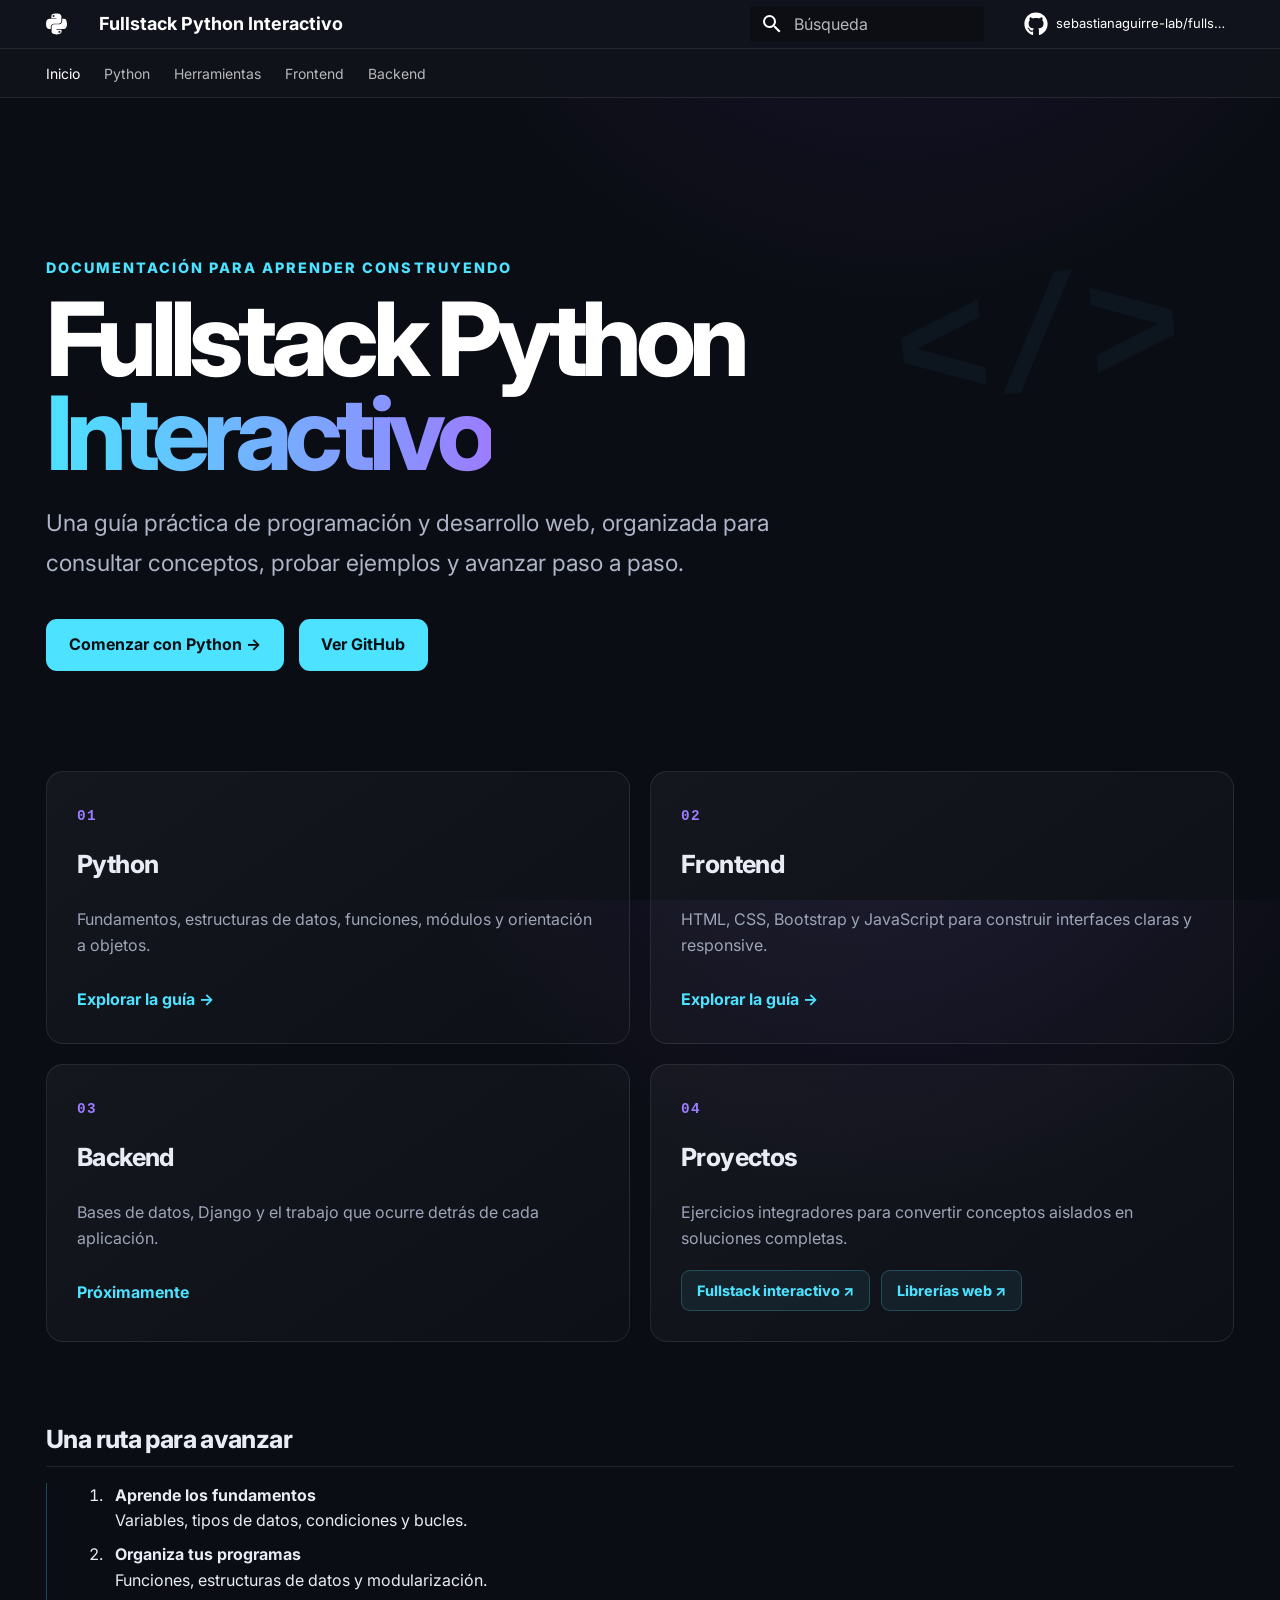
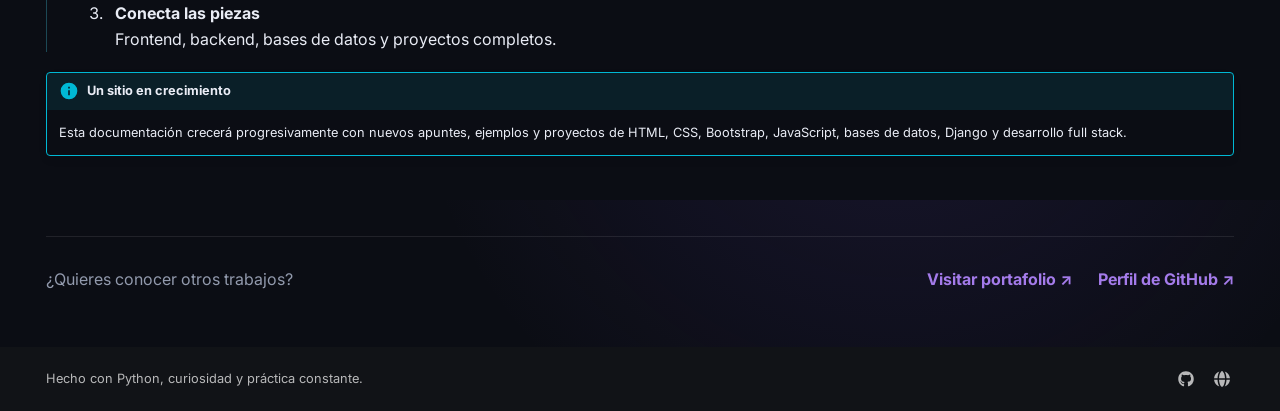
<file: index.html>
<!doctype html>
<html lang="es" class="no-js">
  <head>
    
      <meta charset="utf-8">
      <meta name="viewport" content="width=device-width,initial-scale=1">
      
        <meta name="description" content="Guía práctica de programación y desarrollo web.">
      
      
        <meta name="author" content="Sebastián Aguirre">
      
      
        <link rel="canonical" href="https://sebastianaguirre-lab.github.io/fullstack-python-interactivo/">
      
      
      
        <link rel="next" href="python/">
      
      
      <link rel="icon" href="assets/images/favicon.png">
      <meta name="generator" content="mkdocs-1.6.1, mkdocs-material-9.6.16">
    
    
      
        <title>Fullstack Python Interactivo</title>
      
    
    
      <link rel="stylesheet" href="assets/stylesheets/main.7e37652d.min.css">
      
        
        <link rel="stylesheet" href="assets/stylesheets/palette.06af60db.min.css">
      
      


    
    
      
    
    
      
        
        
        <link rel="preconnect" href="https://fonts.gstatic.com" crossorigin>
        <link rel="stylesheet" href="https://fonts.googleapis.com/css?family=Inter:300,300i,400,400i,700,700i%7CJetBrains+Mono:400,400i,700,700i&display=fallback">
        <style>:root{--md-text-font:"Inter";--md-code-font:"JetBrains Mono"}</style>
      
    
    
      <link rel="stylesheet" href="assets/stylesheets/extra.css">
    
    <script>__md_scope=new URL(".",location),__md_hash=e=>[...e].reduce(((e,_)=>(e<<5)-e+_.charCodeAt(0)),0),__md_get=(e,_=localStorage,t=__md_scope)=>JSON.parse(_.getItem(t.pathname+"."+e)),__md_set=(e,_,t=localStorage,a=__md_scope)=>{try{t.setItem(a.pathname+"."+e,JSON.stringify(_))}catch(e){}}</script>
    
      

    
    
    
  </head>
  
  
    
    
    
    
    
    <body dir="ltr" data-md-color-scheme="slate" data-md-color-primary="deep-purple" data-md-color-accent="cyan">
  
    
    <input class="md-toggle" data-md-toggle="drawer" type="checkbox" id="__drawer" autocomplete="off">
    <input class="md-toggle" data-md-toggle="search" type="checkbox" id="__search" autocomplete="off">
    <label class="md-overlay" for="__drawer"></label>
    <div data-md-component="skip">
      
        
        <a href="#una-ruta-para-avanzar" class="md-skip">
          Saltar a contenido
        </a>
      
    </div>
    <div data-md-component="announce">
      
    </div>
    
    
      

<header class="md-header" data-md-component="header">
  <nav class="md-header__inner md-grid" aria-label="Cabecera">
    <a href="." title="Fullstack Python Interactivo" class="md-header__button md-logo" aria-label="Fullstack Python Interactivo" data-md-component="logo">
      
  
  <svg xmlns="http://www.w3.org/2000/svg" viewBox="0 0 448 512"><!--! Font Awesome Free 7.0.0 by @fontawesome - https://fontawesome.com License - https://fontawesome.com/license/free (Icons: CC BY 4.0, Fonts: SIL OFL 1.1, Code: MIT License) Copyright 2025 Fonticons, Inc.--><path fill="currentColor" d="M439.8 200.5c-7.7-30.9-22.3-54.2-53.4-54.2h-40.1v47.4c0 36.8-31.2 67.8-66.8 67.8H172.7c-29.2 0-53.4 25-53.4 54.3v101.8c0 29 25.2 46 53.4 54.3 33.8 9.9 66.3 11.7 106.8 0 26.9-7.8 53.4-23.5 53.4-54.3v-40.7H226.2v-13.6h160.2c31.1 0 42.6-21.7 53.4-54.2 11.2-33.5 10.7-65.7 0-108.6M286.2 444.7a20.4 20.4 0 1 1 0-40.7 20.4 20.4 0 1 1 0 40.7M167.8 248.1h106.8c29.7 0 53.4-24.5 53.4-54.3V91.9c0-29-24.4-50.7-53.4-55.6-35.8-5.9-74.7-5.6-106.8.1-45.2 8-53.4 24.7-53.4 55.6v40.7h106.9v13.6h-147c-31.1 0-58.3 18.7-66.8 54.2-9.8 40.7-10.2 66.1 0 108.6 7.6 31.6 25.7 54.2 56.8 54.2H101v-48.8c0-35.3 30.5-66.4 66.8-66.4m-6.6-183.4a20.4 20.4 0 1 1 0 40.8 20.4 20.4 0 1 1 0-40.8"/></svg>

    </a>
    <label class="md-header__button md-icon" for="__drawer">
      
      <svg xmlns="http://www.w3.org/2000/svg" viewBox="0 0 24 24"><path d="M3 6h18v2H3zm0 5h18v2H3zm0 5h18v2H3z"/></svg>
    </label>
    <div class="md-header__title" data-md-component="header-title">
      <div class="md-header__ellipsis">
        <div class="md-header__topic">
          <span class="md-ellipsis">
            Fullstack Python Interactivo
          </span>
        </div>
        <div class="md-header__topic" data-md-component="header-topic">
          <span class="md-ellipsis">
            
              Inicio
            
          </span>
        </div>
      </div>
    </div>
    
      
    
    
    
    
      
      
        <label class="md-header__button md-icon" for="__search">
          
          <svg xmlns="http://www.w3.org/2000/svg" viewBox="0 0 24 24"><path d="M9.5 3A6.5 6.5 0 0 1 16 9.5c0 1.61-.59 3.09-1.56 4.23l.27.27h.79l5 5-1.5 1.5-5-5v-.79l-.27-.27A6.52 6.52 0 0 1 9.5 16 6.5 6.5 0 0 1 3 9.5 6.5 6.5 0 0 1 9.5 3m0 2C7 5 5 7 5 9.5S7 14 9.5 14 14 12 14 9.5 12 5 9.5 5"/></svg>
        </label>
        <div class="md-search" data-md-component="search" role="dialog">
  <label class="md-search__overlay" for="__search"></label>
  <div class="md-search__inner" role="search">
    <form class="md-search__form" name="search">
      <input type="text" class="md-search__input" name="query" aria-label="Búsqueda" placeholder="Búsqueda" autocapitalize="off" autocorrect="off" autocomplete="off" spellcheck="false" data-md-component="search-query" required>
      <label class="md-search__icon md-icon" for="__search">
        
        <svg xmlns="http://www.w3.org/2000/svg" viewBox="0 0 24 24"><path d="M9.5 3A6.5 6.5 0 0 1 16 9.5c0 1.61-.59 3.09-1.56 4.23l.27.27h.79l5 5-1.5 1.5-5-5v-.79l-.27-.27A6.52 6.52 0 0 1 9.5 16 6.5 6.5 0 0 1 3 9.5 6.5 6.5 0 0 1 9.5 3m0 2C7 5 5 7 5 9.5S7 14 9.5 14 14 12 14 9.5 12 5 9.5 5"/></svg>
        
        <svg xmlns="http://www.w3.org/2000/svg" viewBox="0 0 24 24"><path d="M20 11v2H8l5.5 5.5-1.42 1.42L4.16 12l7.92-7.92L13.5 5.5 8 11z"/></svg>
      </label>
      <nav class="md-search__options" aria-label="Buscar">
        
        <button type="reset" class="md-search__icon md-icon" title="Limpiar" aria-label="Limpiar" tabindex="-1">
          
          <svg xmlns="http://www.w3.org/2000/svg" viewBox="0 0 24 24"><path d="M19 6.41 17.59 5 12 10.59 6.41 5 5 6.41 10.59 12 5 17.59 6.41 19 12 13.41 17.59 19 19 17.59 13.41 12z"/></svg>
        </button>
      </nav>
      
        <div class="md-search__suggest" data-md-component="search-suggest"></div>
      
    </form>
    <div class="md-search__output">
      <div class="md-search__scrollwrap" tabindex="0" data-md-scrollfix>
        <div class="md-search-result" data-md-component="search-result">
          <div class="md-search-result__meta">
            Inicializando búsqueda
          </div>
          <ol class="md-search-result__list" role="presentation"></ol>
        </div>
      </div>
    </div>
  </div>
</div>
      
    
    
      <div class="md-header__source">
        <a href="https://github.com/sebastianaguirre-lab/fullstack-python-interactivo" title="Ir al repositorio" class="md-source" data-md-component="source">
  <div class="md-source__icon md-icon">
    
    <svg xmlns="http://www.w3.org/2000/svg" viewBox="0 0 512 512"><!--! Font Awesome Free 7.0.0 by @fontawesome - https://fontawesome.com License - https://fontawesome.com/license/free (Icons: CC BY 4.0, Fonts: SIL OFL 1.1, Code: MIT License) Copyright 2025 Fonticons, Inc.--><path fill="currentColor" d="M173.9 397.4c0 2-2.3 3.6-5.2 3.6-3.3.3-5.6-1.3-5.6-3.6 0-2 2.3-3.6 5.2-3.6 3-.3 5.6 1.3 5.6 3.6m-31.1-4.5c-.7 2 1.3 4.3 4.3 4.9 2.6 1 5.6 0 6.2-2s-1.3-4.3-4.3-5.2c-2.6-.7-5.5.3-6.2 2.3m44.2-1.7c-2.9.7-4.9 2.6-4.6 4.9.3 2 2.9 3.3 5.9 2.6 2.9-.7 4.9-2.6 4.6-4.6-.3-1.9-3-3.2-5.9-2.9M252.8 8C114.1 8 8 113.3 8 252c0 110.9 69.8 205.8 169.5 239.2 12.8 2.3 17.3-5.6 17.3-12.1 0-6.2-.3-40.4-.3-61.4 0 0-70 15-84.7-29.8 0 0-11.4-29.1-27.8-36.6 0 0-22.9-15.7 1.6-15.4 0 0 24.9 2 38.6 25.8 21.9 38.6 58.6 27.5 72.9 20.9 2.3-16 8.8-27.1 16-33.7-55.9-6.2-112.3-14.3-112.3-110.5 0-27.5 7.6-41.3 23.6-58.9-2.6-6.5-11.1-33.3 2.6-67.9 20.9-6.5 69 27 69 27 20-5.6 41.5-8.5 62.8-8.5s42.8 2.9 62.8 8.5c0 0 48.1-33.6 69-27 13.7 34.7 5.2 61.4 2.6 67.9 16 17.7 25.8 31.5 25.8 58.9 0 96.5-58.9 104.2-114.8 110.5 9.2 7.9 17 22.9 17 46.4 0 33.7-.3 75.4-.3 83.6 0 6.5 4.6 14.4 17.3 12.1C436.2 457.8 504 362.9 504 252 504 113.3 391.5 8 252.8 8M105.2 352.9c-1.3 1-1 3.3.7 5.2 1.6 1.6 3.9 2.3 5.2 1 1.3-1 1-3.3-.7-5.2-1.6-1.6-3.9-2.3-5.2-1m-10.8-8.1c-.7 1.3.3 2.9 2.3 3.9 1.6 1 3.6.7 4.3-.7.7-1.3-.3-2.9-2.3-3.9-2-.6-3.6-.3-4.3.7m32.4 35.6c-1.6 1.3-1 4.3 1.3 6.2 2.3 2.3 5.2 2.6 6.5 1 1.3-1.3.7-4.3-1.3-6.2-2.2-2.3-5.2-2.6-6.5-1m-11.4-14.7c-1.6 1-1.6 3.6 0 5.9s4.3 3.3 5.6 2.3c1.6-1.3 1.6-3.9 0-6.2-1.4-2.3-4-3.3-5.6-2"/></svg>
  </div>
  <div class="md-source__repository">
    sebastianaguirre-lab/fullstack-python-interactivo
  </div>
</a>
      </div>
    
  </nav>
  
</header>
    
    <div class="md-container" data-md-component="container">
      
      
        
          
            
<nav class="md-tabs" aria-label="Pestañas" data-md-component="tabs">
  <div class="md-grid">
    <ul class="md-tabs__list">
      
        
  
  
  
    
  
  
    <li class="md-tabs__item md-tabs__item--active">
      <a href="." class="md-tabs__link">
        
  
  
    
  
  Inicio

      </a>
    </li>
  

      
        
  
  
  
  
    
    
      <li class="md-tabs__item">
        <a href="python/" class="md-tabs__link">
          
  
  
  Python

        </a>
      </li>
    
  

      
        
  
  
  
  
    
    
      <li class="md-tabs__item">
        <a href="herramientas/git-y-github/" class="md-tabs__link">
          
  
  
  Herramientas

        </a>
      </li>
    
  

      
        
  
  
  
  
    <li class="md-tabs__item">
      <a href="frontend/frontend/" class="md-tabs__link">
        
  
  
    
  
  Frontend

      </a>
    </li>
  

      
        
  
  
  
  
    <li class="md-tabs__item">
      <a href="backend/" class="md-tabs__link">
        
  
  
    
  
  Backend

      </a>
    </li>
  

      
    </ul>
  </div>
</nav>
          
        
      
      <main class="md-main" data-md-component="main">
        <div class="md-main__inner md-grid">
          
            
              
                
              
              <div class="md-sidebar md-sidebar--primary" data-md-component="sidebar" data-md-type="navigation" hidden>
                <div class="md-sidebar__scrollwrap">
                  <div class="md-sidebar__inner">
                    


  


<nav class="md-nav md-nav--primary md-nav--lifted" aria-label="Navegación" data-md-level="0">
  <label class="md-nav__title" for="__drawer">
    <a href="." title="Fullstack Python Interactivo" class="md-nav__button md-logo" aria-label="Fullstack Python Interactivo" data-md-component="logo">
      
  
  <svg xmlns="http://www.w3.org/2000/svg" viewBox="0 0 448 512"><!--! Font Awesome Free 7.0.0 by @fontawesome - https://fontawesome.com License - https://fontawesome.com/license/free (Icons: CC BY 4.0, Fonts: SIL OFL 1.1, Code: MIT License) Copyright 2025 Fonticons, Inc.--><path fill="currentColor" d="M439.8 200.5c-7.7-30.9-22.3-54.2-53.4-54.2h-40.1v47.4c0 36.8-31.2 67.8-66.8 67.8H172.7c-29.2 0-53.4 25-53.4 54.3v101.8c0 29 25.2 46 53.4 54.3 33.8 9.9 66.3 11.7 106.8 0 26.9-7.8 53.4-23.5 53.4-54.3v-40.7H226.2v-13.6h160.2c31.1 0 42.6-21.7 53.4-54.2 11.2-33.5 10.7-65.7 0-108.6M286.2 444.7a20.4 20.4 0 1 1 0-40.7 20.4 20.4 0 1 1 0 40.7M167.8 248.1h106.8c29.7 0 53.4-24.5 53.4-54.3V91.9c0-29-24.4-50.7-53.4-55.6-35.8-5.9-74.7-5.6-106.8.1-45.2 8-53.4 24.7-53.4 55.6v40.7h106.9v13.6h-147c-31.1 0-58.3 18.7-66.8 54.2-9.8 40.7-10.2 66.1 0 108.6 7.6 31.6 25.7 54.2 56.8 54.2H101v-48.8c0-35.3 30.5-66.4 66.8-66.4m-6.6-183.4a20.4 20.4 0 1 1 0 40.8 20.4 20.4 0 1 1 0-40.8"/></svg>

    </a>
    Fullstack Python Interactivo
  </label>
  
    <div class="md-nav__source">
      <a href="https://github.com/sebastianaguirre-lab/fullstack-python-interactivo" title="Ir al repositorio" class="md-source" data-md-component="source">
  <div class="md-source__icon md-icon">
    
    <svg xmlns="http://www.w3.org/2000/svg" viewBox="0 0 512 512"><!--! Font Awesome Free 7.0.0 by @fontawesome - https://fontawesome.com License - https://fontawesome.com/license/free (Icons: CC BY 4.0, Fonts: SIL OFL 1.1, Code: MIT License) Copyright 2025 Fonticons, Inc.--><path fill="currentColor" d="M173.9 397.4c0 2-2.3 3.6-5.2 3.6-3.3.3-5.6-1.3-5.6-3.6 0-2 2.3-3.6 5.2-3.6 3-.3 5.6 1.3 5.6 3.6m-31.1-4.5c-.7 2 1.3 4.3 4.3 4.9 2.6 1 5.6 0 6.2-2s-1.3-4.3-4.3-5.2c-2.6-.7-5.5.3-6.2 2.3m44.2-1.7c-2.9.7-4.9 2.6-4.6 4.9.3 2 2.9 3.3 5.9 2.6 2.9-.7 4.9-2.6 4.6-4.6-.3-1.9-3-3.2-5.9-2.9M252.8 8C114.1 8 8 113.3 8 252c0 110.9 69.8 205.8 169.5 239.2 12.8 2.3 17.3-5.6 17.3-12.1 0-6.2-.3-40.4-.3-61.4 0 0-70 15-84.7-29.8 0 0-11.4-29.1-27.8-36.6 0 0-22.9-15.7 1.6-15.4 0 0 24.9 2 38.6 25.8 21.9 38.6 58.6 27.5 72.9 20.9 2.3-16 8.8-27.1 16-33.7-55.9-6.2-112.3-14.3-112.3-110.5 0-27.5 7.6-41.3 23.6-58.9-2.6-6.5-11.1-33.3 2.6-67.9 20.9-6.5 69 27 69 27 20-5.6 41.5-8.5 62.8-8.5s42.8 2.9 62.8 8.5c0 0 48.1-33.6 69-27 13.7 34.7 5.2 61.4 2.6 67.9 16 17.7 25.8 31.5 25.8 58.9 0 96.5-58.9 104.2-114.8 110.5 9.2 7.9 17 22.9 17 46.4 0 33.7-.3 75.4-.3 83.6 0 6.5 4.6 14.4 17.3 12.1C436.2 457.8 504 362.9 504 252 504 113.3 391.5 8 252.8 8M105.2 352.9c-1.3 1-1 3.3.7 5.2 1.6 1.6 3.9 2.3 5.2 1 1.3-1 1-3.3-.7-5.2-1.6-1.6-3.9-2.3-5.2-1m-10.8-8.1c-.7 1.3.3 2.9 2.3 3.9 1.6 1 3.6.7 4.3-.7.7-1.3-.3-2.9-2.3-3.9-2-.6-3.6-.3-4.3.7m32.4 35.6c-1.6 1.3-1 4.3 1.3 6.2 2.3 2.3 5.2 2.6 6.5 1 1.3-1.3.7-4.3-1.3-6.2-2.2-2.3-5.2-2.6-6.5-1m-11.4-14.7c-1.6 1-1.6 3.6 0 5.9s4.3 3.3 5.6 2.3c1.6-1.3 1.6-3.9 0-6.2-1.4-2.3-4-3.3-5.6-2"/></svg>
  </div>
  <div class="md-source__repository">
    sebastianaguirre-lab/fullstack-python-interactivo
  </div>
</a>
    </div>
  
  <ul class="md-nav__list" data-md-scrollfix>
    
      
      
  
  
    
  
  
  
    <li class="md-nav__item md-nav__item--active">
      
      <input class="md-nav__toggle md-toggle" type="checkbox" id="__toc">
      
      
      
        <label class="md-nav__link md-nav__link--active" for="__toc">
          
  
  
  <span class="md-ellipsis">
    Inicio
    
  </span>
  

          <span class="md-nav__icon md-icon"></span>
        </label>
      
      <a href="." class="md-nav__link md-nav__link--active">
        
  
  
  <span class="md-ellipsis">
    Inicio
    
  </span>
  

      </a>
      
        

<nav class="md-nav md-nav--secondary" aria-label="Tabla de contenidos">
  
  
  
  
    <label class="md-nav__title" for="__toc">
      <span class="md-nav__icon md-icon"></span>
      Tabla de contenidos
    </label>
    <ul class="md-nav__list" data-md-component="toc" data-md-scrollfix>
      
        <li class="md-nav__item">
  <a href="#una-ruta-para-avanzar" class="md-nav__link">
    <span class="md-ellipsis">
      Una ruta para avanzar
    </span>
  </a>
  
</li>
      
    </ul>
  
</nav>
      
    </li>
  

    
      
      
  
  
  
  
    
    
    
    
      
      
        
      
    
    
    <li class="md-nav__item md-nav__item--nested">
      
        
        
        <input class="md-nav__toggle md-toggle " type="checkbox" id="__nav_2" >
        
          
          <label class="md-nav__link" for="__nav_2" id="__nav_2_label" tabindex="0">
            
  
  
  <span class="md-ellipsis">
    Python
    
  </span>
  

            <span class="md-nav__icon md-icon"></span>
          </label>
        
        <nav class="md-nav" data-md-level="1" aria-labelledby="__nav_2_label" aria-expanded="false">
          <label class="md-nav__title" for="__nav_2">
            <span class="md-nav__icon md-icon"></span>
            Python
          </label>
          <ul class="md-nav__list" data-md-scrollfix>
            
              
                
  
  
  
  
    <li class="md-nav__item">
      <a href="python/" class="md-nav__link">
        
  
  
  <span class="md-ellipsis">
    Índice
    
  </span>
  

      </a>
    </li>
  

              
            
              
                
  
  
  
  
    <li class="md-nav__item">
      <a href="python/python-basicos/" class="md-nav__link">
        
  
  
  <span class="md-ellipsis">
    Python básico
    
  </span>
  

      </a>
    </li>
  

              
            
              
                
  
  
  
  
    <li class="md-nav__item">
      <a href="python/python-avanzados/" class="md-nav__link">
        
  
  
  <span class="md-ellipsis">
    Python avanzado
    
  </span>
  

      </a>
    </li>
  

              
            
          </ul>
        </nav>
      
    </li>
  

    
      
      
  
  
  
  
    
    
    
    
      
      
        
      
    
    
    <li class="md-nav__item md-nav__item--nested">
      
        
        
        <input class="md-nav__toggle md-toggle " type="checkbox" id="__nav_3" >
        
          
          <label class="md-nav__link" for="__nav_3" id="__nav_3_label" tabindex="0">
            
  
  
  <span class="md-ellipsis">
    Herramientas
    
  </span>
  

            <span class="md-nav__icon md-icon"></span>
          </label>
        
        <nav class="md-nav" data-md-level="1" aria-labelledby="__nav_3_label" aria-expanded="false">
          <label class="md-nav__title" for="__nav_3">
            <span class="md-nav__icon md-icon"></span>
            Herramientas
          </label>
          <ul class="md-nav__list" data-md-scrollfix>
            
              
                
  
  
  
  
    <li class="md-nav__item">
      <a href="herramientas/git-y-github/" class="md-nav__link">
        
  
  
  <span class="md-ellipsis">
    Git y GitHub
    
  </span>
  

      </a>
    </li>
  

              
            
          </ul>
        </nav>
      
    </li>
  

    
      
      
  
  
  
  
    <li class="md-nav__item">
      <a href="frontend/frontend/" class="md-nav__link">
        
  
  
  <span class="md-ellipsis">
    Frontend
    
  </span>
  

      </a>
    </li>
  

    
      
      
  
  
  
  
    <li class="md-nav__item">
      <a href="backend/" class="md-nav__link">
        
  
  
  <span class="md-ellipsis">
    Backend
    
  </span>
  

      </a>
    </li>
  

    
  </ul>
</nav>
                  </div>
                </div>
              </div>
            
            
              
                
              
              <div class="md-sidebar md-sidebar--secondary" data-md-component="sidebar" data-md-type="toc" hidden>
                <div class="md-sidebar__scrollwrap">
                  <div class="md-sidebar__inner">
                    

<nav class="md-nav md-nav--secondary" aria-label="Tabla de contenidos">
  
  
  
  
    <label class="md-nav__title" for="__toc">
      <span class="md-nav__icon md-icon"></span>
      Tabla de contenidos
    </label>
    <ul class="md-nav__list" data-md-component="toc" data-md-scrollfix>
      
        <li class="md-nav__item">
  <a href="#una-ruta-para-avanzar" class="md-nav__link">
    <span class="md-ellipsis">
      Una ruta para avanzar
    </span>
  </a>
  
</li>
      
    </ul>
  
</nav>
                  </div>
                </div>
              </div>
            
          
          
            <div class="md-content" data-md-component="content">
              <article class="md-content__inner md-typeset">
                
                  
  



  
  


<section class="hero">
  <div class="hero__eyebrow">Documentación para aprender construyendo</div>
  <h1>Fullstack Python<br><span>Interactivo</span></h1>
  <p>Una guía práctica de programación y desarrollo web, organizada para consultar conceptos, probar ejemplos y avanzar paso a paso.</p>
  <div class="hero__actions">
    <a class="md-button md-button--primary" href="python/">Comenzar con Python →</a>
    <a class="md-button md-button--primary" href="https://github.com/sebastianaguirre-lab">Ver GitHub</a>
  </div>
</section>

<div class="learning-grid">

<a class="learning-card learning-card--active" href="python/">
  <span class="learning-card__number">01</span>
  <h2>Python</h2>
  <p>Fundamentos, estructuras de datos, funciones, módulos y orientación a objetos.</p>
  <strong>Explorar la guía →</strong>
</a>

<a class="learning-card learning-card--active" href="frontend/frontend/">
  <span class="learning-card__number">02</span>
  <h2>Frontend</h2>
  <p>HTML, CSS, Bootstrap y JavaScript para construir interfaces claras y responsive.</p>
  <strong>Explorar la guía →</strong>
</a>

<div class="learning-card">
  <span class="learning-card__number">03</span>
  <h2>Backend</h2>
  <p>Bases de datos, Django y el trabajo que ocurre detrás de cada aplicación.</p>
  <strong>Próximamente</strong>
</div>

<div class="learning-card learning-card--projects">
  <span class="learning-card__number">04</span>
  <h2>Proyectos</h2>
  <p>Ejercicios integradores para convertir conceptos aislados en soluciones completas.</p>
  <div class="project-links">
    <a href="https://sebastianaguirre-lab.github.io/fullstack-python-interactivo/" target="_blank" rel="noopener">Fullstack interactivo ↗</a>
    <a href="https://sebastianaguirre-lab.github.io/librerias-web/" target="_blank" rel="noopener">Librerías web ↗</a>
  </div>
</div>

</div>

<h2 id="una-ruta-para-avanzar">Una ruta para avanzar<a class="headerlink" href="#una-ruta-para-avanzar" title="Permanent link">&para;</a></h2>
<div class="route">
<ol>
<li><strong>Aprende los fundamentos</strong><br />
   Variables, tipos de datos, condiciones y bucles.</li>
<li><strong>Organiza tus programas</strong><br />
   Funciones, estructuras de datos y modularización.</li>
<li><strong>Conecta las piezas</strong><br />
   Frontend, backend, bases de datos y proyectos completos.</li>
</ol>
</div>
<div class="admonition info">
<p class="admonition-title">Un sitio en crecimiento</p>
<p>Esta documentación crecerá progresivamente con nuevos apuntes, ejemplos y proyectos de HTML, CSS, Bootstrap, JavaScript, bases de datos, Django y desarrollo full stack.</p>
</div>
<div class="home-footer">
  <p>¿Quieres conocer otros trabajos?</p>
  <a href="https://sebastianaguirre-lab.github.io/Portafolio/">Visitar portafolio ↗</a>
  <a href="https://github.com/sebastianaguirre-lab">Perfil de GitHub ↗</a>
</div>







  
  




  



                
              </article>
            </div>
          
          
<script>var target=document.getElementById(location.hash.slice(1));target&&target.name&&(target.checked=target.name.startsWith("__tabbed_"))</script>
        </div>
        
          <button type="button" class="md-top md-icon" data-md-component="top" hidden>
  
  <svg xmlns="http://www.w3.org/2000/svg" viewBox="0 0 24 24"><path d="M13 20h-2V8l-5.5 5.5-1.42-1.42L12 4.16l7.92 7.92-1.42 1.42L13 8z"/></svg>
  Volver al principio
</button>
        
      </main>
      
        <footer class="md-footer">
  
  <div class="md-footer-meta md-typeset">
    <div class="md-footer-meta__inner md-grid">
      <div class="md-copyright">
  
    <div class="md-copyright__highlight">
      Hecho con Python, curiosidad y práctica constante.
    </div>
  
  
</div>
      
        <div class="md-social">
  
    
    
    
    
    <a href="https://github.com/sebastianaguirre-lab" target="_blank" rel="noopener" title="Sebastián Aguirre en GitHub" class="md-social__link">
      <svg xmlns="http://www.w3.org/2000/svg" viewBox="0 0 512 512"><!--! Font Awesome Free 7.0.0 by @fontawesome - https://fontawesome.com License - https://fontawesome.com/license/free (Icons: CC BY 4.0, Fonts: SIL OFL 1.1, Code: MIT License) Copyright 2025 Fonticons, Inc.--><path fill="currentColor" d="M173.9 397.4c0 2-2.3 3.6-5.2 3.6-3.3.3-5.6-1.3-5.6-3.6 0-2 2.3-3.6 5.2-3.6 3-.3 5.6 1.3 5.6 3.6m-31.1-4.5c-.7 2 1.3 4.3 4.3 4.9 2.6 1 5.6 0 6.2-2s-1.3-4.3-4.3-5.2c-2.6-.7-5.5.3-6.2 2.3m44.2-1.7c-2.9.7-4.9 2.6-4.6 4.9.3 2 2.9 3.3 5.9 2.6 2.9-.7 4.9-2.6 4.6-4.6-.3-1.9-3-3.2-5.9-2.9M252.8 8C114.1 8 8 113.3 8 252c0 110.9 69.8 205.8 169.5 239.2 12.8 2.3 17.3-5.6 17.3-12.1 0-6.2-.3-40.4-.3-61.4 0 0-70 15-84.7-29.8 0 0-11.4-29.1-27.8-36.6 0 0-22.9-15.7 1.6-15.4 0 0 24.9 2 38.6 25.8 21.9 38.6 58.6 27.5 72.9 20.9 2.3-16 8.8-27.1 16-33.7-55.9-6.2-112.3-14.3-112.3-110.5 0-27.5 7.6-41.3 23.6-58.9-2.6-6.5-11.1-33.3 2.6-67.9 20.9-6.5 69 27 69 27 20-5.6 41.5-8.5 62.8-8.5s42.8 2.9 62.8 8.5c0 0 48.1-33.6 69-27 13.7 34.7 5.2 61.4 2.6 67.9 16 17.7 25.8 31.5 25.8 58.9 0 96.5-58.9 104.2-114.8 110.5 9.2 7.9 17 22.9 17 46.4 0 33.7-.3 75.4-.3 83.6 0 6.5 4.6 14.4 17.3 12.1C436.2 457.8 504 362.9 504 252 504 113.3 391.5 8 252.8 8M105.2 352.9c-1.3 1-1 3.3.7 5.2 1.6 1.6 3.9 2.3 5.2 1 1.3-1 1-3.3-.7-5.2-1.6-1.6-3.9-2.3-5.2-1m-10.8-8.1c-.7 1.3.3 2.9 2.3 3.9 1.6 1 3.6.7 4.3-.7.7-1.3-.3-2.9-2.3-3.9-2-.6-3.6-.3-4.3.7m32.4 35.6c-1.6 1.3-1 4.3 1.3 6.2 2.3 2.3 5.2 2.6 6.5 1 1.3-1.3.7-4.3-1.3-6.2-2.2-2.3-5.2-2.6-6.5-1m-11.4-14.7c-1.6 1-1.6 3.6 0 5.9s4.3 3.3 5.6 2.3c1.6-1.3 1.6-3.9 0-6.2-1.4-2.3-4-3.3-5.6-2"/></svg>
    </a>
  
    
    
    
    
    <a href="https://sebastianaguirre-lab.github.io/Portafolio/" target="_blank" rel="noopener" title="Portafolio de Sebastián Aguirre" class="md-social__link">
      <svg xmlns="http://www.w3.org/2000/svg" viewBox="0 0 512 512"><!--! Font Awesome Free 7.0.0 by @fontawesome - https://fontawesome.com License - https://fontawesome.com/license/free (Icons: CC BY 4.0, Fonts: SIL OFL 1.1, Code: MIT License) Copyright 2025 Fonticons, Inc.--><path fill="currentColor" d="M351.9 280H161c2.9 64.5 17.2 123.9 37.5 167.4 11.4 24.5 23.7 41.8 35.1 52.4 11.2 10.5 18.9 12.2 22.9 12.2s11.7-1.7 22.9-12.2c11.4-10.6 23.7-28 35.1-52.4 20.3-43.5 34.6-102.9 37.5-167.4zm-191-48h190.9c-2.8-64.5-17.1-123.9-37.4-167.4-11.4-24.4-23.7-41.8-35.1-52.4C268.1 1.7 260.4 0 256.4 0s-11.7 1.7-22.9 12.2c-11.4 10.6-23.7 28-35.1 52.4-20.3 43.5-34.6 102.9-37.5 167.4m-48 0c3.5-85.6 25.6-165.1 57.9-217.3C78.7 47.3 10.9 131.2 1.5 232zM1.5 280c9.4 100.8 77.2 184.7 169.3 217.3-32.3-52.2-54.4-131.7-57.9-217.3zm398.4 0c-3.5 85.6-25.6 165.1-57.9 217.3 92.1-32.7 159.9-116.5 169.3-217.3zm111.4-48C501.9 131.2 434.1 47.3 342 14.7c32.3 52.2 54.4 131.7 57.9 217.3z"/></svg>
    </a>
  
</div>
      
    </div>
  </div>
</footer>
      
    </div>
    <div class="md-dialog" data-md-component="dialog">
      <div class="md-dialog__inner md-typeset"></div>
    </div>
    
      <div class="md-progress" data-md-component="progress" role="progressbar"></div>
    
    
    
      
      <script id="__config" type="application/json">{"base": ".", "features": ["navigation.instant", "navigation.instant.progress", "navigation.tracking", "navigation.tabs", "navigation.sections", "navigation.top", "toc.follow", "search.suggest", "search.highlight", "content.code.copy", "content.code.annotate"], "search": "assets/javascripts/workers/search.d50fe291.min.js", "tags": null, "translations": {"clipboard.copied": "Copiado al portapapeles", "clipboard.copy": "Copiar al portapapeles", "search.result.more.one": "1 m\u00e1s en esta p\u00e1gina", "search.result.more.other": "# m\u00e1s en esta p\u00e1gina", "search.result.none": "No se encontraron documentos", "search.result.one": "1 documento encontrado", "search.result.other": "# documentos encontrados", "search.result.placeholder": "Teclee para comenzar b\u00fasqueda", "search.result.term.missing": "Falta", "select.version": "Seleccionar versi\u00f3n"}, "version": null}</script>
    
    
      <script src="assets/javascripts/bundle.50899def.min.js"></script>
      
        <script src="assets/javascripts/extra.js"></script>
      
    
  </body>
</html>
</file>
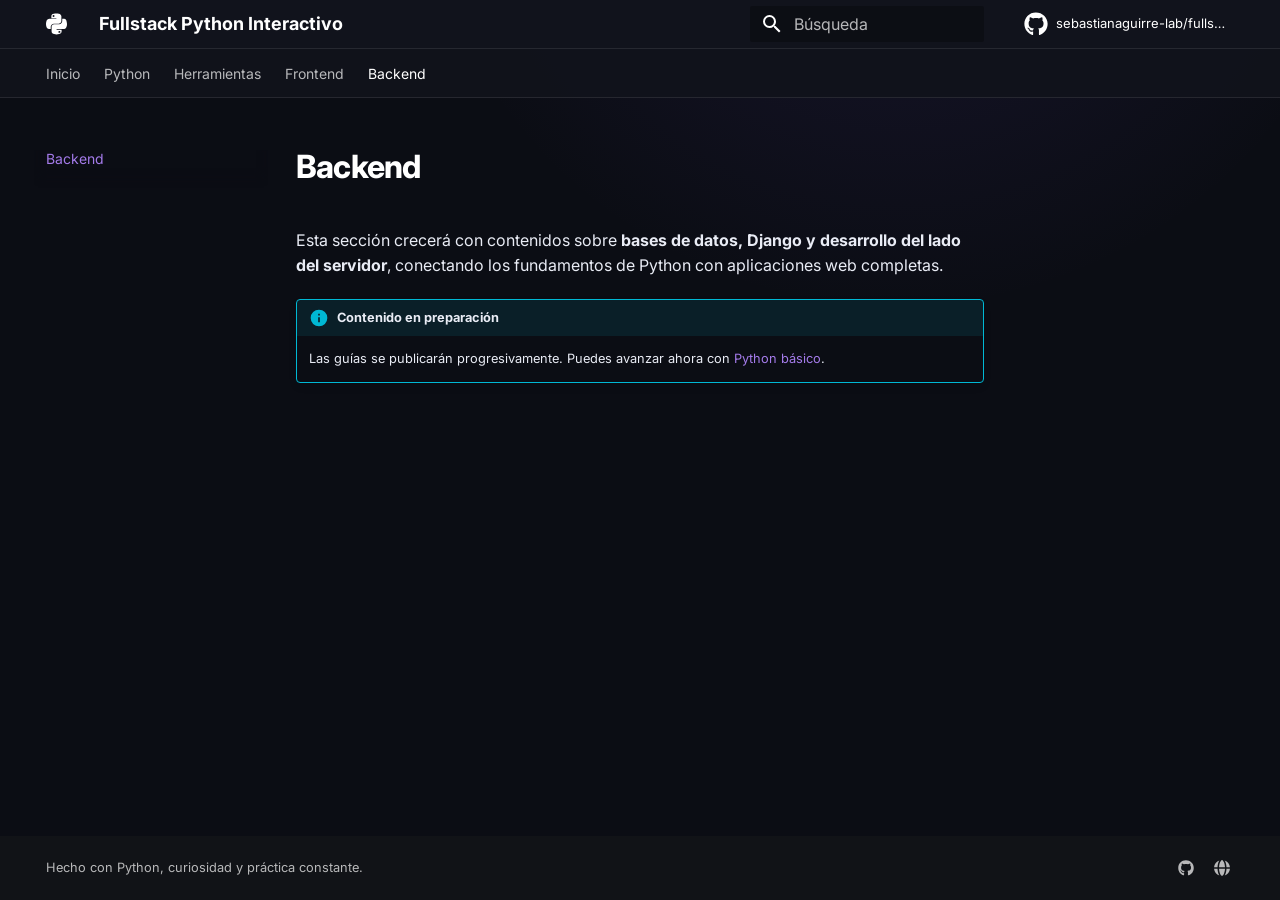
<file: backend/index.html>
<!doctype html>
<html lang="es" class="no-js">
  <head>
    
      <meta charset="utf-8">
      <meta name="viewport" content="width=device-width,initial-scale=1">
      
        <meta name="description" content="Guía práctica de programación y desarrollo web.">
      
      
        <meta name="author" content="Sebastián Aguirre">
      
      
        <link rel="canonical" href="https://sebastianaguirre-lab.github.io/fullstack-python-interactivo/backend/">
      
      
        <link rel="prev" href="../frontend/frontend/">
      
      
      
      <link rel="icon" href="../assets/images/favicon.png">
      <meta name="generator" content="mkdocs-1.6.1, mkdocs-material-9.6.16">
    
    
      
        <title>Backend - Fullstack Python Interactivo</title>
      
    
    
      <link rel="stylesheet" href="../assets/stylesheets/main.7e37652d.min.css">
      
        
        <link rel="stylesheet" href="../assets/stylesheets/palette.06af60db.min.css">
      
      


    
    
      
    
    
      
        
        
        <link rel="preconnect" href="https://fonts.gstatic.com" crossorigin>
        <link rel="stylesheet" href="https://fonts.googleapis.com/css?family=Inter:300,300i,400,400i,700,700i%7CJetBrains+Mono:400,400i,700,700i&display=fallback">
        <style>:root{--md-text-font:"Inter";--md-code-font:"JetBrains Mono"}</style>
      
    
    
      <link rel="stylesheet" href="../assets/stylesheets/extra.css">
    
    <script>__md_scope=new URL("..",location),__md_hash=e=>[...e].reduce(((e,_)=>(e<<5)-e+_.charCodeAt(0)),0),__md_get=(e,_=localStorage,t=__md_scope)=>JSON.parse(_.getItem(t.pathname+"."+e)),__md_set=(e,_,t=localStorage,a=__md_scope)=>{try{t.setItem(a.pathname+"."+e,JSON.stringify(_))}catch(e){}}</script>
    
      

    
    
    
  </head>
  
  
    
    
    
    
    
    <body dir="ltr" data-md-color-scheme="slate" data-md-color-primary="deep-purple" data-md-color-accent="cyan">
  
    
    <input class="md-toggle" data-md-toggle="drawer" type="checkbox" id="__drawer" autocomplete="off">
    <input class="md-toggle" data-md-toggle="search" type="checkbox" id="__search" autocomplete="off">
    <label class="md-overlay" for="__drawer"></label>
    <div data-md-component="skip">
      
        
        <a href="#backend" class="md-skip">
          Saltar a contenido
        </a>
      
    </div>
    <div data-md-component="announce">
      
    </div>
    
    
      

<header class="md-header" data-md-component="header">
  <nav class="md-header__inner md-grid" aria-label="Cabecera">
    <a href=".." title="Fullstack Python Interactivo" class="md-header__button md-logo" aria-label="Fullstack Python Interactivo" data-md-component="logo">
      
  
  <svg xmlns="http://www.w3.org/2000/svg" viewBox="0 0 448 512"><!--! Font Awesome Free 7.0.0 by @fontawesome - https://fontawesome.com License - https://fontawesome.com/license/free (Icons: CC BY 4.0, Fonts: SIL OFL 1.1, Code: MIT License) Copyright 2025 Fonticons, Inc.--><path fill="currentColor" d="M439.8 200.5c-7.7-30.9-22.3-54.2-53.4-54.2h-40.1v47.4c0 36.8-31.2 67.8-66.8 67.8H172.7c-29.2 0-53.4 25-53.4 54.3v101.8c0 29 25.2 46 53.4 54.3 33.8 9.9 66.3 11.7 106.8 0 26.9-7.8 53.4-23.5 53.4-54.3v-40.7H226.2v-13.6h160.2c31.1 0 42.6-21.7 53.4-54.2 11.2-33.5 10.7-65.7 0-108.6M286.2 444.7a20.4 20.4 0 1 1 0-40.7 20.4 20.4 0 1 1 0 40.7M167.8 248.1h106.8c29.7 0 53.4-24.5 53.4-54.3V91.9c0-29-24.4-50.7-53.4-55.6-35.8-5.9-74.7-5.6-106.8.1-45.2 8-53.4 24.7-53.4 55.6v40.7h106.9v13.6h-147c-31.1 0-58.3 18.7-66.8 54.2-9.8 40.7-10.2 66.1 0 108.6 7.6 31.6 25.7 54.2 56.8 54.2H101v-48.8c0-35.3 30.5-66.4 66.8-66.4m-6.6-183.4a20.4 20.4 0 1 1 0 40.8 20.4 20.4 0 1 1 0-40.8"/></svg>

    </a>
    <label class="md-header__button md-icon" for="__drawer">
      
      <svg xmlns="http://www.w3.org/2000/svg" viewBox="0 0 24 24"><path d="M3 6h18v2H3zm0 5h18v2H3zm0 5h18v2H3z"/></svg>
    </label>
    <div class="md-header__title" data-md-component="header-title">
      <div class="md-header__ellipsis">
        <div class="md-header__topic">
          <span class="md-ellipsis">
            Fullstack Python Interactivo
          </span>
        </div>
        <div class="md-header__topic" data-md-component="header-topic">
          <span class="md-ellipsis">
            
              Backend
            
          </span>
        </div>
      </div>
    </div>
    
      
    
    
    
    
      
      
        <label class="md-header__button md-icon" for="__search">
          
          <svg xmlns="http://www.w3.org/2000/svg" viewBox="0 0 24 24"><path d="M9.5 3A6.5 6.5 0 0 1 16 9.5c0 1.61-.59 3.09-1.56 4.23l.27.27h.79l5 5-1.5 1.5-5-5v-.79l-.27-.27A6.52 6.52 0 0 1 9.5 16 6.5 6.5 0 0 1 3 9.5 6.5 6.5 0 0 1 9.5 3m0 2C7 5 5 7 5 9.5S7 14 9.5 14 14 12 14 9.5 12 5 9.5 5"/></svg>
        </label>
        <div class="md-search" data-md-component="search" role="dialog">
  <label class="md-search__overlay" for="__search"></label>
  <div class="md-search__inner" role="search">
    <form class="md-search__form" name="search">
      <input type="text" class="md-search__input" name="query" aria-label="Búsqueda" placeholder="Búsqueda" autocapitalize="off" autocorrect="off" autocomplete="off" spellcheck="false" data-md-component="search-query" required>
      <label class="md-search__icon md-icon" for="__search">
        
        <svg xmlns="http://www.w3.org/2000/svg" viewBox="0 0 24 24"><path d="M9.5 3A6.5 6.5 0 0 1 16 9.5c0 1.61-.59 3.09-1.56 4.23l.27.27h.79l5 5-1.5 1.5-5-5v-.79l-.27-.27A6.52 6.52 0 0 1 9.5 16 6.5 6.5 0 0 1 3 9.5 6.5 6.5 0 0 1 9.5 3m0 2C7 5 5 7 5 9.5S7 14 9.5 14 14 12 14 9.5 12 5 9.5 5"/></svg>
        
        <svg xmlns="http://www.w3.org/2000/svg" viewBox="0 0 24 24"><path d="M20 11v2H8l5.5 5.5-1.42 1.42L4.16 12l7.92-7.92L13.5 5.5 8 11z"/></svg>
      </label>
      <nav class="md-search__options" aria-label="Buscar">
        
        <button type="reset" class="md-search__icon md-icon" title="Limpiar" aria-label="Limpiar" tabindex="-1">
          
          <svg xmlns="http://www.w3.org/2000/svg" viewBox="0 0 24 24"><path d="M19 6.41 17.59 5 12 10.59 6.41 5 5 6.41 10.59 12 5 17.59 6.41 19 12 13.41 17.59 19 19 17.59 13.41 12z"/></svg>
        </button>
      </nav>
      
        <div class="md-search__suggest" data-md-component="search-suggest"></div>
      
    </form>
    <div class="md-search__output">
      <div class="md-search__scrollwrap" tabindex="0" data-md-scrollfix>
        <div class="md-search-result" data-md-component="search-result">
          <div class="md-search-result__meta">
            Inicializando búsqueda
          </div>
          <ol class="md-search-result__list" role="presentation"></ol>
        </div>
      </div>
    </div>
  </div>
</div>
      
    
    
      <div class="md-header__source">
        <a href="https://github.com/sebastianaguirre-lab/fullstack-python-interactivo" title="Ir al repositorio" class="md-source" data-md-component="source">
  <div class="md-source__icon md-icon">
    
    <svg xmlns="http://www.w3.org/2000/svg" viewBox="0 0 512 512"><!--! Font Awesome Free 7.0.0 by @fontawesome - https://fontawesome.com License - https://fontawesome.com/license/free (Icons: CC BY 4.0, Fonts: SIL OFL 1.1, Code: MIT License) Copyright 2025 Fonticons, Inc.--><path fill="currentColor" d="M173.9 397.4c0 2-2.3 3.6-5.2 3.6-3.3.3-5.6-1.3-5.6-3.6 0-2 2.3-3.6 5.2-3.6 3-.3 5.6 1.3 5.6 3.6m-31.1-4.5c-.7 2 1.3 4.3 4.3 4.9 2.6 1 5.6 0 6.2-2s-1.3-4.3-4.3-5.2c-2.6-.7-5.5.3-6.2 2.3m44.2-1.7c-2.9.7-4.9 2.6-4.6 4.9.3 2 2.9 3.3 5.9 2.6 2.9-.7 4.9-2.6 4.6-4.6-.3-1.9-3-3.2-5.9-2.9M252.8 8C114.1 8 8 113.3 8 252c0 110.9 69.8 205.8 169.5 239.2 12.8 2.3 17.3-5.6 17.3-12.1 0-6.2-.3-40.4-.3-61.4 0 0-70 15-84.7-29.8 0 0-11.4-29.1-27.8-36.6 0 0-22.9-15.7 1.6-15.4 0 0 24.9 2 38.6 25.8 21.9 38.6 58.6 27.5 72.9 20.9 2.3-16 8.8-27.1 16-33.7-55.9-6.2-112.3-14.3-112.3-110.5 0-27.5 7.6-41.3 23.6-58.9-2.6-6.5-11.1-33.3 2.6-67.9 20.9-6.5 69 27 69 27 20-5.6 41.5-8.5 62.8-8.5s42.8 2.9 62.8 8.5c0 0 48.1-33.6 69-27 13.7 34.7 5.2 61.4 2.6 67.9 16 17.7 25.8 31.5 25.8 58.9 0 96.5-58.9 104.2-114.8 110.5 9.2 7.9 17 22.9 17 46.4 0 33.7-.3 75.4-.3 83.6 0 6.5 4.6 14.4 17.3 12.1C436.2 457.8 504 362.9 504 252 504 113.3 391.5 8 252.8 8M105.2 352.9c-1.3 1-1 3.3.7 5.2 1.6 1.6 3.9 2.3 5.2 1 1.3-1 1-3.3-.7-5.2-1.6-1.6-3.9-2.3-5.2-1m-10.8-8.1c-.7 1.3.3 2.9 2.3 3.9 1.6 1 3.6.7 4.3-.7.7-1.3-.3-2.9-2.3-3.9-2-.6-3.6-.3-4.3.7m32.4 35.6c-1.6 1.3-1 4.3 1.3 6.2 2.3 2.3 5.2 2.6 6.5 1 1.3-1.3.7-4.3-1.3-6.2-2.2-2.3-5.2-2.6-6.5-1m-11.4-14.7c-1.6 1-1.6 3.6 0 5.9s4.3 3.3 5.6 2.3c1.6-1.3 1.6-3.9 0-6.2-1.4-2.3-4-3.3-5.6-2"/></svg>
  </div>
  <div class="md-source__repository">
    sebastianaguirre-lab/fullstack-python-interactivo
  </div>
</a>
      </div>
    
  </nav>
  
</header>
    
    <div class="md-container" data-md-component="container">
      
      
        
          
            
<nav class="md-tabs" aria-label="Pestañas" data-md-component="tabs">
  <div class="md-grid">
    <ul class="md-tabs__list">
      
        
  
  
  
  
    <li class="md-tabs__item">
      <a href=".." class="md-tabs__link">
        
  
  
    
  
  Inicio

      </a>
    </li>
  

      
        
  
  
  
  
    
    
      <li class="md-tabs__item">
        <a href="../python/" class="md-tabs__link">
          
  
  
  Python

        </a>
      </li>
    
  

      
        
  
  
  
  
    
    
      <li class="md-tabs__item">
        <a href="../herramientas/git-y-github/" class="md-tabs__link">
          
  
  
  Herramientas

        </a>
      </li>
    
  

      
        
  
  
  
  
    <li class="md-tabs__item">
      <a href="../frontend/frontend/" class="md-tabs__link">
        
  
  
    
  
  Frontend

      </a>
    </li>
  

      
        
  
  
  
    
  
  
    <li class="md-tabs__item md-tabs__item--active">
      <a href="./" class="md-tabs__link">
        
  
  
    
  
  Backend

      </a>
    </li>
  

      
    </ul>
  </div>
</nav>
          
        
      
      <main class="md-main" data-md-component="main">
        <div class="md-main__inner md-grid">
          
            
              
              <div class="md-sidebar md-sidebar--primary" data-md-component="sidebar" data-md-type="navigation" >
                <div class="md-sidebar__scrollwrap">
                  <div class="md-sidebar__inner">
                    


  


<nav class="md-nav md-nav--primary md-nav--lifted" aria-label="Navegación" data-md-level="0">
  <label class="md-nav__title" for="__drawer">
    <a href=".." title="Fullstack Python Interactivo" class="md-nav__button md-logo" aria-label="Fullstack Python Interactivo" data-md-component="logo">
      
  
  <svg xmlns="http://www.w3.org/2000/svg" viewBox="0 0 448 512"><!--! Font Awesome Free 7.0.0 by @fontawesome - https://fontawesome.com License - https://fontawesome.com/license/free (Icons: CC BY 4.0, Fonts: SIL OFL 1.1, Code: MIT License) Copyright 2025 Fonticons, Inc.--><path fill="currentColor" d="M439.8 200.5c-7.7-30.9-22.3-54.2-53.4-54.2h-40.1v47.4c0 36.8-31.2 67.8-66.8 67.8H172.7c-29.2 0-53.4 25-53.4 54.3v101.8c0 29 25.2 46 53.4 54.3 33.8 9.9 66.3 11.7 106.8 0 26.9-7.8 53.4-23.5 53.4-54.3v-40.7H226.2v-13.6h160.2c31.1 0 42.6-21.7 53.4-54.2 11.2-33.5 10.7-65.7 0-108.6M286.2 444.7a20.4 20.4 0 1 1 0-40.7 20.4 20.4 0 1 1 0 40.7M167.8 248.1h106.8c29.7 0 53.4-24.5 53.4-54.3V91.9c0-29-24.4-50.7-53.4-55.6-35.8-5.9-74.7-5.6-106.8.1-45.2 8-53.4 24.7-53.4 55.6v40.7h106.9v13.6h-147c-31.1 0-58.3 18.7-66.8 54.2-9.8 40.7-10.2 66.1 0 108.6 7.6 31.6 25.7 54.2 56.8 54.2H101v-48.8c0-35.3 30.5-66.4 66.8-66.4m-6.6-183.4a20.4 20.4 0 1 1 0 40.8 20.4 20.4 0 1 1 0-40.8"/></svg>

    </a>
    Fullstack Python Interactivo
  </label>
  
    <div class="md-nav__source">
      <a href="https://github.com/sebastianaguirre-lab/fullstack-python-interactivo" title="Ir al repositorio" class="md-source" data-md-component="source">
  <div class="md-source__icon md-icon">
    
    <svg xmlns="http://www.w3.org/2000/svg" viewBox="0 0 512 512"><!--! Font Awesome Free 7.0.0 by @fontawesome - https://fontawesome.com License - https://fontawesome.com/license/free (Icons: CC BY 4.0, Fonts: SIL OFL 1.1, Code: MIT License) Copyright 2025 Fonticons, Inc.--><path fill="currentColor" d="M173.9 397.4c0 2-2.3 3.6-5.2 3.6-3.3.3-5.6-1.3-5.6-3.6 0-2 2.3-3.6 5.2-3.6 3-.3 5.6 1.3 5.6 3.6m-31.1-4.5c-.7 2 1.3 4.3 4.3 4.9 2.6 1 5.6 0 6.2-2s-1.3-4.3-4.3-5.2c-2.6-.7-5.5.3-6.2 2.3m44.2-1.7c-2.9.7-4.9 2.6-4.6 4.9.3 2 2.9 3.3 5.9 2.6 2.9-.7 4.9-2.6 4.6-4.6-.3-1.9-3-3.2-5.9-2.9M252.8 8C114.1 8 8 113.3 8 252c0 110.9 69.8 205.8 169.5 239.2 12.8 2.3 17.3-5.6 17.3-12.1 0-6.2-.3-40.4-.3-61.4 0 0-70 15-84.7-29.8 0 0-11.4-29.1-27.8-36.6 0 0-22.9-15.7 1.6-15.4 0 0 24.9 2 38.6 25.8 21.9 38.6 58.6 27.5 72.9 20.9 2.3-16 8.8-27.1 16-33.7-55.9-6.2-112.3-14.3-112.3-110.5 0-27.5 7.6-41.3 23.6-58.9-2.6-6.5-11.1-33.3 2.6-67.9 20.9-6.5 69 27 69 27 20-5.6 41.5-8.5 62.8-8.5s42.8 2.9 62.8 8.5c0 0 48.1-33.6 69-27 13.7 34.7 5.2 61.4 2.6 67.9 16 17.7 25.8 31.5 25.8 58.9 0 96.5-58.9 104.2-114.8 110.5 9.2 7.9 17 22.9 17 46.4 0 33.7-.3 75.4-.3 83.6 0 6.5 4.6 14.4 17.3 12.1C436.2 457.8 504 362.9 504 252 504 113.3 391.5 8 252.8 8M105.2 352.9c-1.3 1-1 3.3.7 5.2 1.6 1.6 3.9 2.3 5.2 1 1.3-1 1-3.3-.7-5.2-1.6-1.6-3.9-2.3-5.2-1m-10.8-8.1c-.7 1.3.3 2.9 2.3 3.9 1.6 1 3.6.7 4.3-.7.7-1.3-.3-2.9-2.3-3.9-2-.6-3.6-.3-4.3.7m32.4 35.6c-1.6 1.3-1 4.3 1.3 6.2 2.3 2.3 5.2 2.6 6.5 1 1.3-1.3.7-4.3-1.3-6.2-2.2-2.3-5.2-2.6-6.5-1m-11.4-14.7c-1.6 1-1.6 3.6 0 5.9s4.3 3.3 5.6 2.3c1.6-1.3 1.6-3.9 0-6.2-1.4-2.3-4-3.3-5.6-2"/></svg>
  </div>
  <div class="md-source__repository">
    sebastianaguirre-lab/fullstack-python-interactivo
  </div>
</a>
    </div>
  
  <ul class="md-nav__list" data-md-scrollfix>
    
      
      
  
  
  
  
    <li class="md-nav__item">
      <a href=".." class="md-nav__link">
        
  
  
  <span class="md-ellipsis">
    Inicio
    
  </span>
  

      </a>
    </li>
  

    
      
      
  
  
  
  
    
    
    
    
      
      
        
      
    
    
    <li class="md-nav__item md-nav__item--nested">
      
        
        
        <input class="md-nav__toggle md-toggle " type="checkbox" id="__nav_2" >
        
          
          <label class="md-nav__link" for="__nav_2" id="__nav_2_label" tabindex="0">
            
  
  
  <span class="md-ellipsis">
    Python
    
  </span>
  

            <span class="md-nav__icon md-icon"></span>
          </label>
        
        <nav class="md-nav" data-md-level="1" aria-labelledby="__nav_2_label" aria-expanded="false">
          <label class="md-nav__title" for="__nav_2">
            <span class="md-nav__icon md-icon"></span>
            Python
          </label>
          <ul class="md-nav__list" data-md-scrollfix>
            
              
                
  
  
  
  
    <li class="md-nav__item">
      <a href="../python/" class="md-nav__link">
        
  
  
  <span class="md-ellipsis">
    Índice
    
  </span>
  

      </a>
    </li>
  

              
            
              
                
  
  
  
  
    <li class="md-nav__item">
      <a href="../python/python-basicos/" class="md-nav__link">
        
  
  
  <span class="md-ellipsis">
    Python básico
    
  </span>
  

      </a>
    </li>
  

              
            
              
                
  
  
  
  
    <li class="md-nav__item">
      <a href="../python/python-avanzados/" class="md-nav__link">
        
  
  
  <span class="md-ellipsis">
    Python avanzado
    
  </span>
  

      </a>
    </li>
  

              
            
          </ul>
        </nav>
      
    </li>
  

    
      
      
  
  
  
  
    
    
    
    
      
      
        
      
    
    
    <li class="md-nav__item md-nav__item--nested">
      
        
        
        <input class="md-nav__toggle md-toggle " type="checkbox" id="__nav_3" >
        
          
          <label class="md-nav__link" for="__nav_3" id="__nav_3_label" tabindex="0">
            
  
  
  <span class="md-ellipsis">
    Herramientas
    
  </span>
  

            <span class="md-nav__icon md-icon"></span>
          </label>
        
        <nav class="md-nav" data-md-level="1" aria-labelledby="__nav_3_label" aria-expanded="false">
          <label class="md-nav__title" for="__nav_3">
            <span class="md-nav__icon md-icon"></span>
            Herramientas
          </label>
          <ul class="md-nav__list" data-md-scrollfix>
            
              
                
  
  
  
  
    <li class="md-nav__item">
      <a href="../herramientas/git-y-github/" class="md-nav__link">
        
  
  
  <span class="md-ellipsis">
    Git y GitHub
    
  </span>
  

      </a>
    </li>
  

              
            
          </ul>
        </nav>
      
    </li>
  

    
      
      
  
  
  
  
    <li class="md-nav__item">
      <a href="../frontend/frontend/" class="md-nav__link">
        
  
  
  <span class="md-ellipsis">
    Frontend
    
  </span>
  

      </a>
    </li>
  

    
      
      
  
  
    
  
  
  
    <li class="md-nav__item md-nav__item--active">
      
      <input class="md-nav__toggle md-toggle" type="checkbox" id="__toc">
      
      
        
      
      
      <a href="./" class="md-nav__link md-nav__link--active">
        
  
  
  <span class="md-ellipsis">
    Backend
    
  </span>
  

      </a>
      
    </li>
  

    
  </ul>
</nav>
                  </div>
                </div>
              </div>
            
            
              
              <div class="md-sidebar md-sidebar--secondary" data-md-component="sidebar" data-md-type="toc" >
                <div class="md-sidebar__scrollwrap">
                  <div class="md-sidebar__inner">
                    

<nav class="md-nav md-nav--secondary" aria-label="Tabla de contenidos">
  
  
  
    
  
  
</nav>
                  </div>
                </div>
              </div>
            
          
          
            <div class="md-content" data-md-component="content">
              <article class="md-content__inner md-typeset">
                
                  


  
  


<h1 id="backend">Backend<a class="headerlink" href="#backend" title="Permanent link">&para;</a></h1>
<p>Esta sección crecerá con contenidos sobre <strong>bases de datos, Django y desarrollo del lado del servidor</strong>, conectando los fundamentos de Python con aplicaciones web completas.</p>
<div class="admonition info">
<p class="admonition-title">Contenido en preparación</p>
<p>Las guías se publicarán progresivamente. Puedes avanzar ahora con <a href="../python/python-basicos/">Python básico</a>.</p>
</div>












                
              </article>
            </div>
          
          
<script>var target=document.getElementById(location.hash.slice(1));target&&target.name&&(target.checked=target.name.startsWith("__tabbed_"))</script>
        </div>
        
          <button type="button" class="md-top md-icon" data-md-component="top" hidden>
  
  <svg xmlns="http://www.w3.org/2000/svg" viewBox="0 0 24 24"><path d="M13 20h-2V8l-5.5 5.5-1.42-1.42L12 4.16l7.92 7.92-1.42 1.42L13 8z"/></svg>
  Volver al principio
</button>
        
      </main>
      
        <footer class="md-footer">
  
  <div class="md-footer-meta md-typeset">
    <div class="md-footer-meta__inner md-grid">
      <div class="md-copyright">
  
    <div class="md-copyright__highlight">
      Hecho con Python, curiosidad y práctica constante.
    </div>
  
  
</div>
      
        <div class="md-social">
  
    
    
    
    
    <a href="https://github.com/sebastianaguirre-lab" target="_blank" rel="noopener" title="Sebastián Aguirre en GitHub" class="md-social__link">
      <svg xmlns="http://www.w3.org/2000/svg" viewBox="0 0 512 512"><!--! Font Awesome Free 7.0.0 by @fontawesome - https://fontawesome.com License - https://fontawesome.com/license/free (Icons: CC BY 4.0, Fonts: SIL OFL 1.1, Code: MIT License) Copyright 2025 Fonticons, Inc.--><path fill="currentColor" d="M173.9 397.4c0 2-2.3 3.6-5.2 3.6-3.3.3-5.6-1.3-5.6-3.6 0-2 2.3-3.6 5.2-3.6 3-.3 5.6 1.3 5.6 3.6m-31.1-4.5c-.7 2 1.3 4.3 4.3 4.9 2.6 1 5.6 0 6.2-2s-1.3-4.3-4.3-5.2c-2.6-.7-5.5.3-6.2 2.3m44.2-1.7c-2.9.7-4.9 2.6-4.6 4.9.3 2 2.9 3.3 5.9 2.6 2.9-.7 4.9-2.6 4.6-4.6-.3-1.9-3-3.2-5.9-2.9M252.8 8C114.1 8 8 113.3 8 252c0 110.9 69.8 205.8 169.5 239.2 12.8 2.3 17.3-5.6 17.3-12.1 0-6.2-.3-40.4-.3-61.4 0 0-70 15-84.7-29.8 0 0-11.4-29.1-27.8-36.6 0 0-22.9-15.7 1.6-15.4 0 0 24.9 2 38.6 25.8 21.9 38.6 58.6 27.5 72.9 20.9 2.3-16 8.8-27.1 16-33.7-55.9-6.2-112.3-14.3-112.3-110.5 0-27.5 7.6-41.3 23.6-58.9-2.6-6.5-11.1-33.3 2.6-67.9 20.9-6.5 69 27 69 27 20-5.6 41.5-8.5 62.8-8.5s42.8 2.9 62.8 8.5c0 0 48.1-33.6 69-27 13.7 34.7 5.2 61.4 2.6 67.9 16 17.7 25.8 31.5 25.8 58.9 0 96.5-58.9 104.2-114.8 110.5 9.2 7.9 17 22.9 17 46.4 0 33.7-.3 75.4-.3 83.6 0 6.5 4.6 14.4 17.3 12.1C436.2 457.8 504 362.9 504 252 504 113.3 391.5 8 252.8 8M105.2 352.9c-1.3 1-1 3.3.7 5.2 1.6 1.6 3.9 2.3 5.2 1 1.3-1 1-3.3-.7-5.2-1.6-1.6-3.9-2.3-5.2-1m-10.8-8.1c-.7 1.3.3 2.9 2.3 3.9 1.6 1 3.6.7 4.3-.7.7-1.3-.3-2.9-2.3-3.9-2-.6-3.6-.3-4.3.7m32.4 35.6c-1.6 1.3-1 4.3 1.3 6.2 2.3 2.3 5.2 2.6 6.5 1 1.3-1.3.7-4.3-1.3-6.2-2.2-2.3-5.2-2.6-6.5-1m-11.4-14.7c-1.6 1-1.6 3.6 0 5.9s4.3 3.3 5.6 2.3c1.6-1.3 1.6-3.9 0-6.2-1.4-2.3-4-3.3-5.6-2"/></svg>
    </a>
  
    
    
    
    
    <a href="https://sebastianaguirre-lab.github.io/Portafolio/" target="_blank" rel="noopener" title="Portafolio de Sebastián Aguirre" class="md-social__link">
      <svg xmlns="http://www.w3.org/2000/svg" viewBox="0 0 512 512"><!--! Font Awesome Free 7.0.0 by @fontawesome - https://fontawesome.com License - https://fontawesome.com/license/free (Icons: CC BY 4.0, Fonts: SIL OFL 1.1, Code: MIT License) Copyright 2025 Fonticons, Inc.--><path fill="currentColor" d="M351.9 280H161c2.9 64.5 17.2 123.9 37.5 167.4 11.4 24.5 23.7 41.8 35.1 52.4 11.2 10.5 18.9 12.2 22.9 12.2s11.7-1.7 22.9-12.2c11.4-10.6 23.7-28 35.1-52.4 20.3-43.5 34.6-102.9 37.5-167.4zm-191-48h190.9c-2.8-64.5-17.1-123.9-37.4-167.4-11.4-24.4-23.7-41.8-35.1-52.4C268.1 1.7 260.4 0 256.4 0s-11.7 1.7-22.9 12.2c-11.4 10.6-23.7 28-35.1 52.4-20.3 43.5-34.6 102.9-37.5 167.4m-48 0c3.5-85.6 25.6-165.1 57.9-217.3C78.7 47.3 10.9 131.2 1.5 232zM1.5 280c9.4 100.8 77.2 184.7 169.3 217.3-32.3-52.2-54.4-131.7-57.9-217.3zm398.4 0c-3.5 85.6-25.6 165.1-57.9 217.3 92.1-32.7 159.9-116.5 169.3-217.3zm111.4-48C501.9 131.2 434.1 47.3 342 14.7c32.3 52.2 54.4 131.7 57.9 217.3z"/></svg>
    </a>
  
</div>
      
    </div>
  </div>
</footer>
      
    </div>
    <div class="md-dialog" data-md-component="dialog">
      <div class="md-dialog__inner md-typeset"></div>
    </div>
    
      <div class="md-progress" data-md-component="progress" role="progressbar"></div>
    
    
    
      
      <script id="__config" type="application/json">{"base": "..", "features": ["navigation.instant", "navigation.instant.progress", "navigation.tracking", "navigation.tabs", "navigation.sections", "navigation.top", "toc.follow", "search.suggest", "search.highlight", "content.code.copy", "content.code.annotate"], "search": "../assets/javascripts/workers/search.d50fe291.min.js", "tags": null, "translations": {"clipboard.copied": "Copiado al portapapeles", "clipboard.copy": "Copiar al portapapeles", "search.result.more.one": "1 m\u00e1s en esta p\u00e1gina", "search.result.more.other": "# m\u00e1s en esta p\u00e1gina", "search.result.none": "No se encontraron documentos", "search.result.one": "1 documento encontrado", "search.result.other": "# documentos encontrados", "search.result.placeholder": "Teclee para comenzar b\u00fasqueda", "search.result.term.missing": "Falta", "select.version": "Seleccionar versi\u00f3n"}, "version": null}</script>
    
    
      <script src="../assets/javascripts/bundle.50899def.min.js"></script>
      
        <script src="../assets/javascripts/extra.js"></script>
      
    
  </body>
</html>
</file>
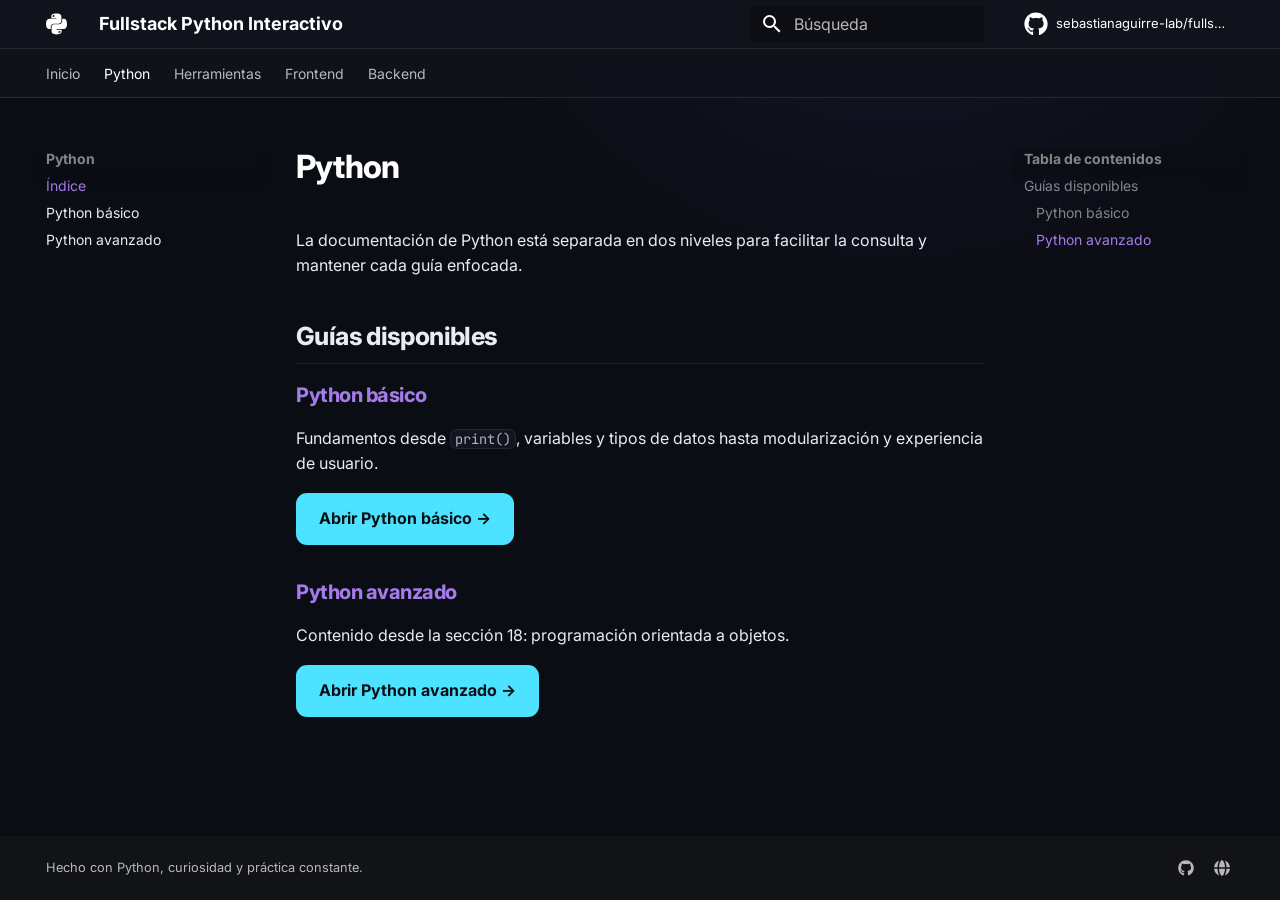
<file: python/index.html>
<!doctype html>
<html lang="es" class="no-js">
  <head>
    
      <meta charset="utf-8">
      <meta name="viewport" content="width=device-width,initial-scale=1">
      
        <meta name="description" content="Guía práctica de programación y desarrollo web.">
      
      
        <meta name="author" content="Sebastián Aguirre">
      
      
        <link rel="canonical" href="https://sebastianaguirre-lab.github.io/fullstack-python-interactivo/python/">
      
      
        <link rel="prev" href="..">
      
      
        <link rel="next" href="python-basicos/">
      
      
      <link rel="icon" href="../assets/images/favicon.png">
      <meta name="generator" content="mkdocs-1.6.1, mkdocs-material-9.6.16">
    
    
      
        <title>Índice - Fullstack Python Interactivo</title>
      
    
    
      <link rel="stylesheet" href="../assets/stylesheets/main.7e37652d.min.css">
      
        
        <link rel="stylesheet" href="../assets/stylesheets/palette.06af60db.min.css">
      
      


    
    
      
    
    
      
        
        
        <link rel="preconnect" href="https://fonts.gstatic.com" crossorigin>
        <link rel="stylesheet" href="https://fonts.googleapis.com/css?family=Inter:300,300i,400,400i,700,700i%7CJetBrains+Mono:400,400i,700,700i&display=fallback">
        <style>:root{--md-text-font:"Inter";--md-code-font:"JetBrains Mono"}</style>
      
    
    
      <link rel="stylesheet" href="../assets/stylesheets/extra.css">
    
    <script>__md_scope=new URL("..",location),__md_hash=e=>[...e].reduce(((e,_)=>(e<<5)-e+_.charCodeAt(0)),0),__md_get=(e,_=localStorage,t=__md_scope)=>JSON.parse(_.getItem(t.pathname+"."+e)),__md_set=(e,_,t=localStorage,a=__md_scope)=>{try{t.setItem(a.pathname+"."+e,JSON.stringify(_))}catch(e){}}</script>
    
      

    
    
    
  </head>
  
  
    
    
    
    
    
    <body dir="ltr" data-md-color-scheme="slate" data-md-color-primary="deep-purple" data-md-color-accent="cyan">
  
    
    <input class="md-toggle" data-md-toggle="drawer" type="checkbox" id="__drawer" autocomplete="off">
    <input class="md-toggle" data-md-toggle="search" type="checkbox" id="__search" autocomplete="off">
    <label class="md-overlay" for="__drawer"></label>
    <div data-md-component="skip">
      
        
        <a href="#python" class="md-skip">
          Saltar a contenido
        </a>
      
    </div>
    <div data-md-component="announce">
      
    </div>
    
    
      

<header class="md-header" data-md-component="header">
  <nav class="md-header__inner md-grid" aria-label="Cabecera">
    <a href=".." title="Fullstack Python Interactivo" class="md-header__button md-logo" aria-label="Fullstack Python Interactivo" data-md-component="logo">
      
  
  <svg xmlns="http://www.w3.org/2000/svg" viewBox="0 0 448 512"><!--! Font Awesome Free 7.0.0 by @fontawesome - https://fontawesome.com License - https://fontawesome.com/license/free (Icons: CC BY 4.0, Fonts: SIL OFL 1.1, Code: MIT License) Copyright 2025 Fonticons, Inc.--><path fill="currentColor" d="M439.8 200.5c-7.7-30.9-22.3-54.2-53.4-54.2h-40.1v47.4c0 36.8-31.2 67.8-66.8 67.8H172.7c-29.2 0-53.4 25-53.4 54.3v101.8c0 29 25.2 46 53.4 54.3 33.8 9.9 66.3 11.7 106.8 0 26.9-7.8 53.4-23.5 53.4-54.3v-40.7H226.2v-13.6h160.2c31.1 0 42.6-21.7 53.4-54.2 11.2-33.5 10.7-65.7 0-108.6M286.2 444.7a20.4 20.4 0 1 1 0-40.7 20.4 20.4 0 1 1 0 40.7M167.8 248.1h106.8c29.7 0 53.4-24.5 53.4-54.3V91.9c0-29-24.4-50.7-53.4-55.6-35.8-5.9-74.7-5.6-106.8.1-45.2 8-53.4 24.7-53.4 55.6v40.7h106.9v13.6h-147c-31.1 0-58.3 18.7-66.8 54.2-9.8 40.7-10.2 66.1 0 108.6 7.6 31.6 25.7 54.2 56.8 54.2H101v-48.8c0-35.3 30.5-66.4 66.8-66.4m-6.6-183.4a20.4 20.4 0 1 1 0 40.8 20.4 20.4 0 1 1 0-40.8"/></svg>

    </a>
    <label class="md-header__button md-icon" for="__drawer">
      
      <svg xmlns="http://www.w3.org/2000/svg" viewBox="0 0 24 24"><path d="M3 6h18v2H3zm0 5h18v2H3zm0 5h18v2H3z"/></svg>
    </label>
    <div class="md-header__title" data-md-component="header-title">
      <div class="md-header__ellipsis">
        <div class="md-header__topic">
          <span class="md-ellipsis">
            Fullstack Python Interactivo
          </span>
        </div>
        <div class="md-header__topic" data-md-component="header-topic">
          <span class="md-ellipsis">
            
              Índice
            
          </span>
        </div>
      </div>
    </div>
    
      
    
    
    
    
      
      
        <label class="md-header__button md-icon" for="__search">
          
          <svg xmlns="http://www.w3.org/2000/svg" viewBox="0 0 24 24"><path d="M9.5 3A6.5 6.5 0 0 1 16 9.5c0 1.61-.59 3.09-1.56 4.23l.27.27h.79l5 5-1.5 1.5-5-5v-.79l-.27-.27A6.52 6.52 0 0 1 9.5 16 6.5 6.5 0 0 1 3 9.5 6.5 6.5 0 0 1 9.5 3m0 2C7 5 5 7 5 9.5S7 14 9.5 14 14 12 14 9.5 12 5 9.5 5"/></svg>
        </label>
        <div class="md-search" data-md-component="search" role="dialog">
  <label class="md-search__overlay" for="__search"></label>
  <div class="md-search__inner" role="search">
    <form class="md-search__form" name="search">
      <input type="text" class="md-search__input" name="query" aria-label="Búsqueda" placeholder="Búsqueda" autocapitalize="off" autocorrect="off" autocomplete="off" spellcheck="false" data-md-component="search-query" required>
      <label class="md-search__icon md-icon" for="__search">
        
        <svg xmlns="http://www.w3.org/2000/svg" viewBox="0 0 24 24"><path d="M9.5 3A6.5 6.5 0 0 1 16 9.5c0 1.61-.59 3.09-1.56 4.23l.27.27h.79l5 5-1.5 1.5-5-5v-.79l-.27-.27A6.52 6.52 0 0 1 9.5 16 6.5 6.5 0 0 1 3 9.5 6.5 6.5 0 0 1 9.5 3m0 2C7 5 5 7 5 9.5S7 14 9.5 14 14 12 14 9.5 12 5 9.5 5"/></svg>
        
        <svg xmlns="http://www.w3.org/2000/svg" viewBox="0 0 24 24"><path d="M20 11v2H8l5.5 5.5-1.42 1.42L4.16 12l7.92-7.92L13.5 5.5 8 11z"/></svg>
      </label>
      <nav class="md-search__options" aria-label="Buscar">
        
        <button type="reset" class="md-search__icon md-icon" title="Limpiar" aria-label="Limpiar" tabindex="-1">
          
          <svg xmlns="http://www.w3.org/2000/svg" viewBox="0 0 24 24"><path d="M19 6.41 17.59 5 12 10.59 6.41 5 5 6.41 10.59 12 5 17.59 6.41 19 12 13.41 17.59 19 19 17.59 13.41 12z"/></svg>
        </button>
      </nav>
      
        <div class="md-search__suggest" data-md-component="search-suggest"></div>
      
    </form>
    <div class="md-search__output">
      <div class="md-search__scrollwrap" tabindex="0" data-md-scrollfix>
        <div class="md-search-result" data-md-component="search-result">
          <div class="md-search-result__meta">
            Inicializando búsqueda
          </div>
          <ol class="md-search-result__list" role="presentation"></ol>
        </div>
      </div>
    </div>
  </div>
</div>
      
    
    
      <div class="md-header__source">
        <a href="https://github.com/sebastianaguirre-lab/fullstack-python-interactivo" title="Ir al repositorio" class="md-source" data-md-component="source">
  <div class="md-source__icon md-icon">
    
    <svg xmlns="http://www.w3.org/2000/svg" viewBox="0 0 512 512"><!--! Font Awesome Free 7.0.0 by @fontawesome - https://fontawesome.com License - https://fontawesome.com/license/free (Icons: CC BY 4.0, Fonts: SIL OFL 1.1, Code: MIT License) Copyright 2025 Fonticons, Inc.--><path fill="currentColor" d="M173.9 397.4c0 2-2.3 3.6-5.2 3.6-3.3.3-5.6-1.3-5.6-3.6 0-2 2.3-3.6 5.2-3.6 3-.3 5.6 1.3 5.6 3.6m-31.1-4.5c-.7 2 1.3 4.3 4.3 4.9 2.6 1 5.6 0 6.2-2s-1.3-4.3-4.3-5.2c-2.6-.7-5.5.3-6.2 2.3m44.2-1.7c-2.9.7-4.9 2.6-4.6 4.9.3 2 2.9 3.3 5.9 2.6 2.9-.7 4.9-2.6 4.6-4.6-.3-1.9-3-3.2-5.9-2.9M252.8 8C114.1 8 8 113.3 8 252c0 110.9 69.8 205.8 169.5 239.2 12.8 2.3 17.3-5.6 17.3-12.1 0-6.2-.3-40.4-.3-61.4 0 0-70 15-84.7-29.8 0 0-11.4-29.1-27.8-36.6 0 0-22.9-15.7 1.6-15.4 0 0 24.9 2 38.6 25.8 21.9 38.6 58.6 27.5 72.9 20.9 2.3-16 8.8-27.1 16-33.7-55.9-6.2-112.3-14.3-112.3-110.5 0-27.5 7.6-41.3 23.6-58.9-2.6-6.5-11.1-33.3 2.6-67.9 20.9-6.5 69 27 69 27 20-5.6 41.5-8.5 62.8-8.5s42.8 2.9 62.8 8.5c0 0 48.1-33.6 69-27 13.7 34.7 5.2 61.4 2.6 67.9 16 17.7 25.8 31.5 25.8 58.9 0 96.5-58.9 104.2-114.8 110.5 9.2 7.9 17 22.9 17 46.4 0 33.7-.3 75.4-.3 83.6 0 6.5 4.6 14.4 17.3 12.1C436.2 457.8 504 362.9 504 252 504 113.3 391.5 8 252.8 8M105.2 352.9c-1.3 1-1 3.3.7 5.2 1.6 1.6 3.9 2.3 5.2 1 1.3-1 1-3.3-.7-5.2-1.6-1.6-3.9-2.3-5.2-1m-10.8-8.1c-.7 1.3.3 2.9 2.3 3.9 1.6 1 3.6.7 4.3-.7.7-1.3-.3-2.9-2.3-3.9-2-.6-3.6-.3-4.3.7m32.4 35.6c-1.6 1.3-1 4.3 1.3 6.2 2.3 2.3 5.2 2.6 6.5 1 1.3-1.3.7-4.3-1.3-6.2-2.2-2.3-5.2-2.6-6.5-1m-11.4-14.7c-1.6 1-1.6 3.6 0 5.9s4.3 3.3 5.6 2.3c1.6-1.3 1.6-3.9 0-6.2-1.4-2.3-4-3.3-5.6-2"/></svg>
  </div>
  <div class="md-source__repository">
    sebastianaguirre-lab/fullstack-python-interactivo
  </div>
</a>
      </div>
    
  </nav>
  
</header>
    
    <div class="md-container" data-md-component="container">
      
      
        
          
            
<nav class="md-tabs" aria-label="Pestañas" data-md-component="tabs">
  <div class="md-grid">
    <ul class="md-tabs__list">
      
        
  
  
  
  
    <li class="md-tabs__item">
      <a href=".." class="md-tabs__link">
        
  
  
    
  
  Inicio

      </a>
    </li>
  

      
        
  
  
  
    
  
  
    
    
      <li class="md-tabs__item md-tabs__item--active">
        <a href="./" class="md-tabs__link">
          
  
  
  Python

        </a>
      </li>
    
  

      
        
  
  
  
  
    
    
      <li class="md-tabs__item">
        <a href="../herramientas/git-y-github/" class="md-tabs__link">
          
  
  
  Herramientas

        </a>
      </li>
    
  

      
        
  
  
  
  
    <li class="md-tabs__item">
      <a href="../frontend/frontend/" class="md-tabs__link">
        
  
  
    
  
  Frontend

      </a>
    </li>
  

      
        
  
  
  
  
    <li class="md-tabs__item">
      <a href="../backend/" class="md-tabs__link">
        
  
  
    
  
  Backend

      </a>
    </li>
  

      
    </ul>
  </div>
</nav>
          
        
      
      <main class="md-main" data-md-component="main">
        <div class="md-main__inner md-grid">
          
            
              
              <div class="md-sidebar md-sidebar--primary" data-md-component="sidebar" data-md-type="navigation" >
                <div class="md-sidebar__scrollwrap">
                  <div class="md-sidebar__inner">
                    


  


<nav class="md-nav md-nav--primary md-nav--lifted" aria-label="Navegación" data-md-level="0">
  <label class="md-nav__title" for="__drawer">
    <a href=".." title="Fullstack Python Interactivo" class="md-nav__button md-logo" aria-label="Fullstack Python Interactivo" data-md-component="logo">
      
  
  <svg xmlns="http://www.w3.org/2000/svg" viewBox="0 0 448 512"><!--! Font Awesome Free 7.0.0 by @fontawesome - https://fontawesome.com License - https://fontawesome.com/license/free (Icons: CC BY 4.0, Fonts: SIL OFL 1.1, Code: MIT License) Copyright 2025 Fonticons, Inc.--><path fill="currentColor" d="M439.8 200.5c-7.7-30.9-22.3-54.2-53.4-54.2h-40.1v47.4c0 36.8-31.2 67.8-66.8 67.8H172.7c-29.2 0-53.4 25-53.4 54.3v101.8c0 29 25.2 46 53.4 54.3 33.8 9.9 66.3 11.7 106.8 0 26.9-7.8 53.4-23.5 53.4-54.3v-40.7H226.2v-13.6h160.2c31.1 0 42.6-21.7 53.4-54.2 11.2-33.5 10.7-65.7 0-108.6M286.2 444.7a20.4 20.4 0 1 1 0-40.7 20.4 20.4 0 1 1 0 40.7M167.8 248.1h106.8c29.7 0 53.4-24.5 53.4-54.3V91.9c0-29-24.4-50.7-53.4-55.6-35.8-5.9-74.7-5.6-106.8.1-45.2 8-53.4 24.7-53.4 55.6v40.7h106.9v13.6h-147c-31.1 0-58.3 18.7-66.8 54.2-9.8 40.7-10.2 66.1 0 108.6 7.6 31.6 25.7 54.2 56.8 54.2H101v-48.8c0-35.3 30.5-66.4 66.8-66.4m-6.6-183.4a20.4 20.4 0 1 1 0 40.8 20.4 20.4 0 1 1 0-40.8"/></svg>

    </a>
    Fullstack Python Interactivo
  </label>
  
    <div class="md-nav__source">
      <a href="https://github.com/sebastianaguirre-lab/fullstack-python-interactivo" title="Ir al repositorio" class="md-source" data-md-component="source">
  <div class="md-source__icon md-icon">
    
    <svg xmlns="http://www.w3.org/2000/svg" viewBox="0 0 512 512"><!--! Font Awesome Free 7.0.0 by @fontawesome - https://fontawesome.com License - https://fontawesome.com/license/free (Icons: CC BY 4.0, Fonts: SIL OFL 1.1, Code: MIT License) Copyright 2025 Fonticons, Inc.--><path fill="currentColor" d="M173.9 397.4c0 2-2.3 3.6-5.2 3.6-3.3.3-5.6-1.3-5.6-3.6 0-2 2.3-3.6 5.2-3.6 3-.3 5.6 1.3 5.6 3.6m-31.1-4.5c-.7 2 1.3 4.3 4.3 4.9 2.6 1 5.6 0 6.2-2s-1.3-4.3-4.3-5.2c-2.6-.7-5.5.3-6.2 2.3m44.2-1.7c-2.9.7-4.9 2.6-4.6 4.9.3 2 2.9 3.3 5.9 2.6 2.9-.7 4.9-2.6 4.6-4.6-.3-1.9-3-3.2-5.9-2.9M252.8 8C114.1 8 8 113.3 8 252c0 110.9 69.8 205.8 169.5 239.2 12.8 2.3 17.3-5.6 17.3-12.1 0-6.2-.3-40.4-.3-61.4 0 0-70 15-84.7-29.8 0 0-11.4-29.1-27.8-36.6 0 0-22.9-15.7 1.6-15.4 0 0 24.9 2 38.6 25.8 21.9 38.6 58.6 27.5 72.9 20.9 2.3-16 8.8-27.1 16-33.7-55.9-6.2-112.3-14.3-112.3-110.5 0-27.5 7.6-41.3 23.6-58.9-2.6-6.5-11.1-33.3 2.6-67.9 20.9-6.5 69 27 69 27 20-5.6 41.5-8.5 62.8-8.5s42.8 2.9 62.8 8.5c0 0 48.1-33.6 69-27 13.7 34.7 5.2 61.4 2.6 67.9 16 17.7 25.8 31.5 25.8 58.9 0 96.5-58.9 104.2-114.8 110.5 9.2 7.9 17 22.9 17 46.4 0 33.7-.3 75.4-.3 83.6 0 6.5 4.6 14.4 17.3 12.1C436.2 457.8 504 362.9 504 252 504 113.3 391.5 8 252.8 8M105.2 352.9c-1.3 1-1 3.3.7 5.2 1.6 1.6 3.9 2.3 5.2 1 1.3-1 1-3.3-.7-5.2-1.6-1.6-3.9-2.3-5.2-1m-10.8-8.1c-.7 1.3.3 2.9 2.3 3.9 1.6 1 3.6.7 4.3-.7.7-1.3-.3-2.9-2.3-3.9-2-.6-3.6-.3-4.3.7m32.4 35.6c-1.6 1.3-1 4.3 1.3 6.2 2.3 2.3 5.2 2.6 6.5 1 1.3-1.3.7-4.3-1.3-6.2-2.2-2.3-5.2-2.6-6.5-1m-11.4-14.7c-1.6 1-1.6 3.6 0 5.9s4.3 3.3 5.6 2.3c1.6-1.3 1.6-3.9 0-6.2-1.4-2.3-4-3.3-5.6-2"/></svg>
  </div>
  <div class="md-source__repository">
    sebastianaguirre-lab/fullstack-python-interactivo
  </div>
</a>
    </div>
  
  <ul class="md-nav__list" data-md-scrollfix>
    
      
      
  
  
  
  
    <li class="md-nav__item">
      <a href=".." class="md-nav__link">
        
  
  
  <span class="md-ellipsis">
    Inicio
    
  </span>
  

      </a>
    </li>
  

    
      
      
  
  
    
  
  
  
    
    
    
    
      
        
        
      
      
        
      
    
    
    <li class="md-nav__item md-nav__item--active md-nav__item--section md-nav__item--nested">
      
        
        
        <input class="md-nav__toggle md-toggle " type="checkbox" id="__nav_2" checked>
        
          
          <label class="md-nav__link" for="__nav_2" id="__nav_2_label" tabindex="">
            
  
  
  <span class="md-ellipsis">
    Python
    
  </span>
  

            <span class="md-nav__icon md-icon"></span>
          </label>
        
        <nav class="md-nav" data-md-level="1" aria-labelledby="__nav_2_label" aria-expanded="true">
          <label class="md-nav__title" for="__nav_2">
            <span class="md-nav__icon md-icon"></span>
            Python
          </label>
          <ul class="md-nav__list" data-md-scrollfix>
            
              
                
  
  
    
  
  
  
    <li class="md-nav__item md-nav__item--active">
      
      <input class="md-nav__toggle md-toggle" type="checkbox" id="__toc">
      
      
        
      
      
        <label class="md-nav__link md-nav__link--active" for="__toc">
          
  
  
  <span class="md-ellipsis">
    Índice
    
  </span>
  

          <span class="md-nav__icon md-icon"></span>
        </label>
      
      <a href="./" class="md-nav__link md-nav__link--active">
        
  
  
  <span class="md-ellipsis">
    Índice
    
  </span>
  

      </a>
      
        

<nav class="md-nav md-nav--secondary" aria-label="Tabla de contenidos">
  
  
  
    
  
  
    <label class="md-nav__title" for="__toc">
      <span class="md-nav__icon md-icon"></span>
      Tabla de contenidos
    </label>
    <ul class="md-nav__list" data-md-component="toc" data-md-scrollfix>
      
        <li class="md-nav__item">
  <a href="#guias-disponibles" class="md-nav__link">
    <span class="md-ellipsis">
      Guías disponibles
    </span>
  </a>
  
    <nav class="md-nav" aria-label="Guías disponibles">
      <ul class="md-nav__list">
        
          <li class="md-nav__item">
  <a href="#python-basico" class="md-nav__link">
    <span class="md-ellipsis">
      Python básico
    </span>
  </a>
  
</li>
        
          <li class="md-nav__item">
  <a href="#python-avanzado" class="md-nav__link">
    <span class="md-ellipsis">
      Python avanzado
    </span>
  </a>
  
</li>
        
      </ul>
    </nav>
  
</li>
      
    </ul>
  
</nav>
      
    </li>
  

              
            
              
                
  
  
  
  
    <li class="md-nav__item">
      <a href="python-basicos/" class="md-nav__link">
        
  
  
  <span class="md-ellipsis">
    Python básico
    
  </span>
  

      </a>
    </li>
  

              
            
              
                
  
  
  
  
    <li class="md-nav__item">
      <a href="python-avanzados/" class="md-nav__link">
        
  
  
  <span class="md-ellipsis">
    Python avanzado
    
  </span>
  

      </a>
    </li>
  

              
            
          </ul>
        </nav>
      
    </li>
  

    
      
      
  
  
  
  
    
    
    
    
      
      
        
      
    
    
    <li class="md-nav__item md-nav__item--nested">
      
        
        
        <input class="md-nav__toggle md-toggle " type="checkbox" id="__nav_3" >
        
          
          <label class="md-nav__link" for="__nav_3" id="__nav_3_label" tabindex="0">
            
  
  
  <span class="md-ellipsis">
    Herramientas
    
  </span>
  

            <span class="md-nav__icon md-icon"></span>
          </label>
        
        <nav class="md-nav" data-md-level="1" aria-labelledby="__nav_3_label" aria-expanded="false">
          <label class="md-nav__title" for="__nav_3">
            <span class="md-nav__icon md-icon"></span>
            Herramientas
          </label>
          <ul class="md-nav__list" data-md-scrollfix>
            
              
                
  
  
  
  
    <li class="md-nav__item">
      <a href="../herramientas/git-y-github/" class="md-nav__link">
        
  
  
  <span class="md-ellipsis">
    Git y GitHub
    
  </span>
  

      </a>
    </li>
  

              
            
          </ul>
        </nav>
      
    </li>
  

    
      
      
  
  
  
  
    <li class="md-nav__item">
      <a href="../frontend/frontend/" class="md-nav__link">
        
  
  
  <span class="md-ellipsis">
    Frontend
    
  </span>
  

      </a>
    </li>
  

    
      
      
  
  
  
  
    <li class="md-nav__item">
      <a href="../backend/" class="md-nav__link">
        
  
  
  <span class="md-ellipsis">
    Backend
    
  </span>
  

      </a>
    </li>
  

    
  </ul>
</nav>
                  </div>
                </div>
              </div>
            
            
              
              <div class="md-sidebar md-sidebar--secondary" data-md-component="sidebar" data-md-type="toc" >
                <div class="md-sidebar__scrollwrap">
                  <div class="md-sidebar__inner">
                    

<nav class="md-nav md-nav--secondary" aria-label="Tabla de contenidos">
  
  
  
    
  
  
    <label class="md-nav__title" for="__toc">
      <span class="md-nav__icon md-icon"></span>
      Tabla de contenidos
    </label>
    <ul class="md-nav__list" data-md-component="toc" data-md-scrollfix>
      
        <li class="md-nav__item">
  <a href="#guias-disponibles" class="md-nav__link">
    <span class="md-ellipsis">
      Guías disponibles
    </span>
  </a>
  
    <nav class="md-nav" aria-label="Guías disponibles">
      <ul class="md-nav__list">
        
          <li class="md-nav__item">
  <a href="#python-basico" class="md-nav__link">
    <span class="md-ellipsis">
      Python básico
    </span>
  </a>
  
</li>
        
          <li class="md-nav__item">
  <a href="#python-avanzado" class="md-nav__link">
    <span class="md-ellipsis">
      Python avanzado
    </span>
  </a>
  
</li>
        
      </ul>
    </nav>
  
</li>
      
    </ul>
  
</nav>
                  </div>
                </div>
              </div>
            
          
          
            <div class="md-content" data-md-component="content">
              <article class="md-content__inner md-typeset">
                
                  


  
  


<h1 id="python">Python<a class="headerlink" href="#python" title="Permanent link">&para;</a></h1>
<p>La documentación de Python está separada en dos niveles para facilitar la consulta y mantener cada guía enfocada.</p>
<h2 id="guias-disponibles">Guías disponibles<a class="headerlink" href="#guias-disponibles" title="Permanent link">&para;</a></h2>
<h3 id="python-basico"><a href="python-basicos/">Python básico</a><a class="headerlink" href="#python-basico" title="Permanent link">&para;</a></h3>
<p>Fundamentos desde <code>print()</code>, variables y tipos de datos hasta modularización y experiencia de usuario.</p>
<p><a class="md-button md-button--primary" href="python-basicos/">Abrir Python básico →</a></p>
<h3 id="python-avanzado"><a href="python-avanzados/">Python avanzado</a><a class="headerlink" href="#python-avanzado" title="Permanent link">&para;</a></h3>
<p>Contenido desde la sección 18: programación orientada a objetos.</p>
<p><a class="md-button md-button--primary" href="python-avanzados/">Abrir Python avanzado →</a></p>












                
              </article>
            </div>
          
          
<script>var target=document.getElementById(location.hash.slice(1));target&&target.name&&(target.checked=target.name.startsWith("__tabbed_"))</script>
        </div>
        
          <button type="button" class="md-top md-icon" data-md-component="top" hidden>
  
  <svg xmlns="http://www.w3.org/2000/svg" viewBox="0 0 24 24"><path d="M13 20h-2V8l-5.5 5.5-1.42-1.42L12 4.16l7.92 7.92-1.42 1.42L13 8z"/></svg>
  Volver al principio
</button>
        
      </main>
      
        <footer class="md-footer">
  
  <div class="md-footer-meta md-typeset">
    <div class="md-footer-meta__inner md-grid">
      <div class="md-copyright">
  
    <div class="md-copyright__highlight">
      Hecho con Python, curiosidad y práctica constante.
    </div>
  
  
</div>
      
        <div class="md-social">
  
    
    
    
    
    <a href="https://github.com/sebastianaguirre-lab" target="_blank" rel="noopener" title="Sebastián Aguirre en GitHub" class="md-social__link">
      <svg xmlns="http://www.w3.org/2000/svg" viewBox="0 0 512 512"><!--! Font Awesome Free 7.0.0 by @fontawesome - https://fontawesome.com License - https://fontawesome.com/license/free (Icons: CC BY 4.0, Fonts: SIL OFL 1.1, Code: MIT License) Copyright 2025 Fonticons, Inc.--><path fill="currentColor" d="M173.9 397.4c0 2-2.3 3.6-5.2 3.6-3.3.3-5.6-1.3-5.6-3.6 0-2 2.3-3.6 5.2-3.6 3-.3 5.6 1.3 5.6 3.6m-31.1-4.5c-.7 2 1.3 4.3 4.3 4.9 2.6 1 5.6 0 6.2-2s-1.3-4.3-4.3-5.2c-2.6-.7-5.5.3-6.2 2.3m44.2-1.7c-2.9.7-4.9 2.6-4.6 4.9.3 2 2.9 3.3 5.9 2.6 2.9-.7 4.9-2.6 4.6-4.6-.3-1.9-3-3.2-5.9-2.9M252.8 8C114.1 8 8 113.3 8 252c0 110.9 69.8 205.8 169.5 239.2 12.8 2.3 17.3-5.6 17.3-12.1 0-6.2-.3-40.4-.3-61.4 0 0-70 15-84.7-29.8 0 0-11.4-29.1-27.8-36.6 0 0-22.9-15.7 1.6-15.4 0 0 24.9 2 38.6 25.8 21.9 38.6 58.6 27.5 72.9 20.9 2.3-16 8.8-27.1 16-33.7-55.9-6.2-112.3-14.3-112.3-110.5 0-27.5 7.6-41.3 23.6-58.9-2.6-6.5-11.1-33.3 2.6-67.9 20.9-6.5 69 27 69 27 20-5.6 41.5-8.5 62.8-8.5s42.8 2.9 62.8 8.5c0 0 48.1-33.6 69-27 13.7 34.7 5.2 61.4 2.6 67.9 16 17.7 25.8 31.5 25.8 58.9 0 96.5-58.9 104.2-114.8 110.5 9.2 7.9 17 22.9 17 46.4 0 33.7-.3 75.4-.3 83.6 0 6.5 4.6 14.4 17.3 12.1C436.2 457.8 504 362.9 504 252 504 113.3 391.5 8 252.8 8M105.2 352.9c-1.3 1-1 3.3.7 5.2 1.6 1.6 3.9 2.3 5.2 1 1.3-1 1-3.3-.7-5.2-1.6-1.6-3.9-2.3-5.2-1m-10.8-8.1c-.7 1.3.3 2.9 2.3 3.9 1.6 1 3.6.7 4.3-.7.7-1.3-.3-2.9-2.3-3.9-2-.6-3.6-.3-4.3.7m32.4 35.6c-1.6 1.3-1 4.3 1.3 6.2 2.3 2.3 5.2 2.6 6.5 1 1.3-1.3.7-4.3-1.3-6.2-2.2-2.3-5.2-2.6-6.5-1m-11.4-14.7c-1.6 1-1.6 3.6 0 5.9s4.3 3.3 5.6 2.3c1.6-1.3 1.6-3.9 0-6.2-1.4-2.3-4-3.3-5.6-2"/></svg>
    </a>
  
    
    
    
    
    <a href="https://sebastianaguirre-lab.github.io/Portafolio/" target="_blank" rel="noopener" title="Portafolio de Sebastián Aguirre" class="md-social__link">
      <svg xmlns="http://www.w3.org/2000/svg" viewBox="0 0 512 512"><!--! Font Awesome Free 7.0.0 by @fontawesome - https://fontawesome.com License - https://fontawesome.com/license/free (Icons: CC BY 4.0, Fonts: SIL OFL 1.1, Code: MIT License) Copyright 2025 Fonticons, Inc.--><path fill="currentColor" d="M351.9 280H161c2.9 64.5 17.2 123.9 37.5 167.4 11.4 24.5 23.7 41.8 35.1 52.4 11.2 10.5 18.9 12.2 22.9 12.2s11.7-1.7 22.9-12.2c11.4-10.6 23.7-28 35.1-52.4 20.3-43.5 34.6-102.9 37.5-167.4zm-191-48h190.9c-2.8-64.5-17.1-123.9-37.4-167.4-11.4-24.4-23.7-41.8-35.1-52.4C268.1 1.7 260.4 0 256.4 0s-11.7 1.7-22.9 12.2c-11.4 10.6-23.7 28-35.1 52.4-20.3 43.5-34.6 102.9-37.5 167.4m-48 0c3.5-85.6 25.6-165.1 57.9-217.3C78.7 47.3 10.9 131.2 1.5 232zM1.5 280c9.4 100.8 77.2 184.7 169.3 217.3-32.3-52.2-54.4-131.7-57.9-217.3zm398.4 0c-3.5 85.6-25.6 165.1-57.9 217.3 92.1-32.7 159.9-116.5 169.3-217.3zm111.4-48C501.9 131.2 434.1 47.3 342 14.7c32.3 52.2 54.4 131.7 57.9 217.3z"/></svg>
    </a>
  
</div>
      
    </div>
  </div>
</footer>
      
    </div>
    <div class="md-dialog" data-md-component="dialog">
      <div class="md-dialog__inner md-typeset"></div>
    </div>
    
      <div class="md-progress" data-md-component="progress" role="progressbar"></div>
    
    
    
      
      <script id="__config" type="application/json">{"base": "..", "features": ["navigation.instant", "navigation.instant.progress", "navigation.tracking", "navigation.tabs", "navigation.sections", "navigation.top", "toc.follow", "search.suggest", "search.highlight", "content.code.copy", "content.code.annotate"], "search": "../assets/javascripts/workers/search.d50fe291.min.js", "tags": null, "translations": {"clipboard.copied": "Copiado al portapapeles", "clipboard.copy": "Copiar al portapapeles", "search.result.more.one": "1 m\u00e1s en esta p\u00e1gina", "search.result.more.other": "# m\u00e1s en esta p\u00e1gina", "search.result.none": "No se encontraron documentos", "search.result.one": "1 documento encontrado", "search.result.other": "# documentos encontrados", "search.result.placeholder": "Teclee para comenzar b\u00fasqueda", "search.result.term.missing": "Falta", "select.version": "Seleccionar versi\u00f3n"}, "version": null}</script>
    
    
      <script src="../assets/javascripts/bundle.50899def.min.js"></script>
      
        <script src="../assets/javascripts/extra.js"></script>
      
    
  </body>
</html>
</file>
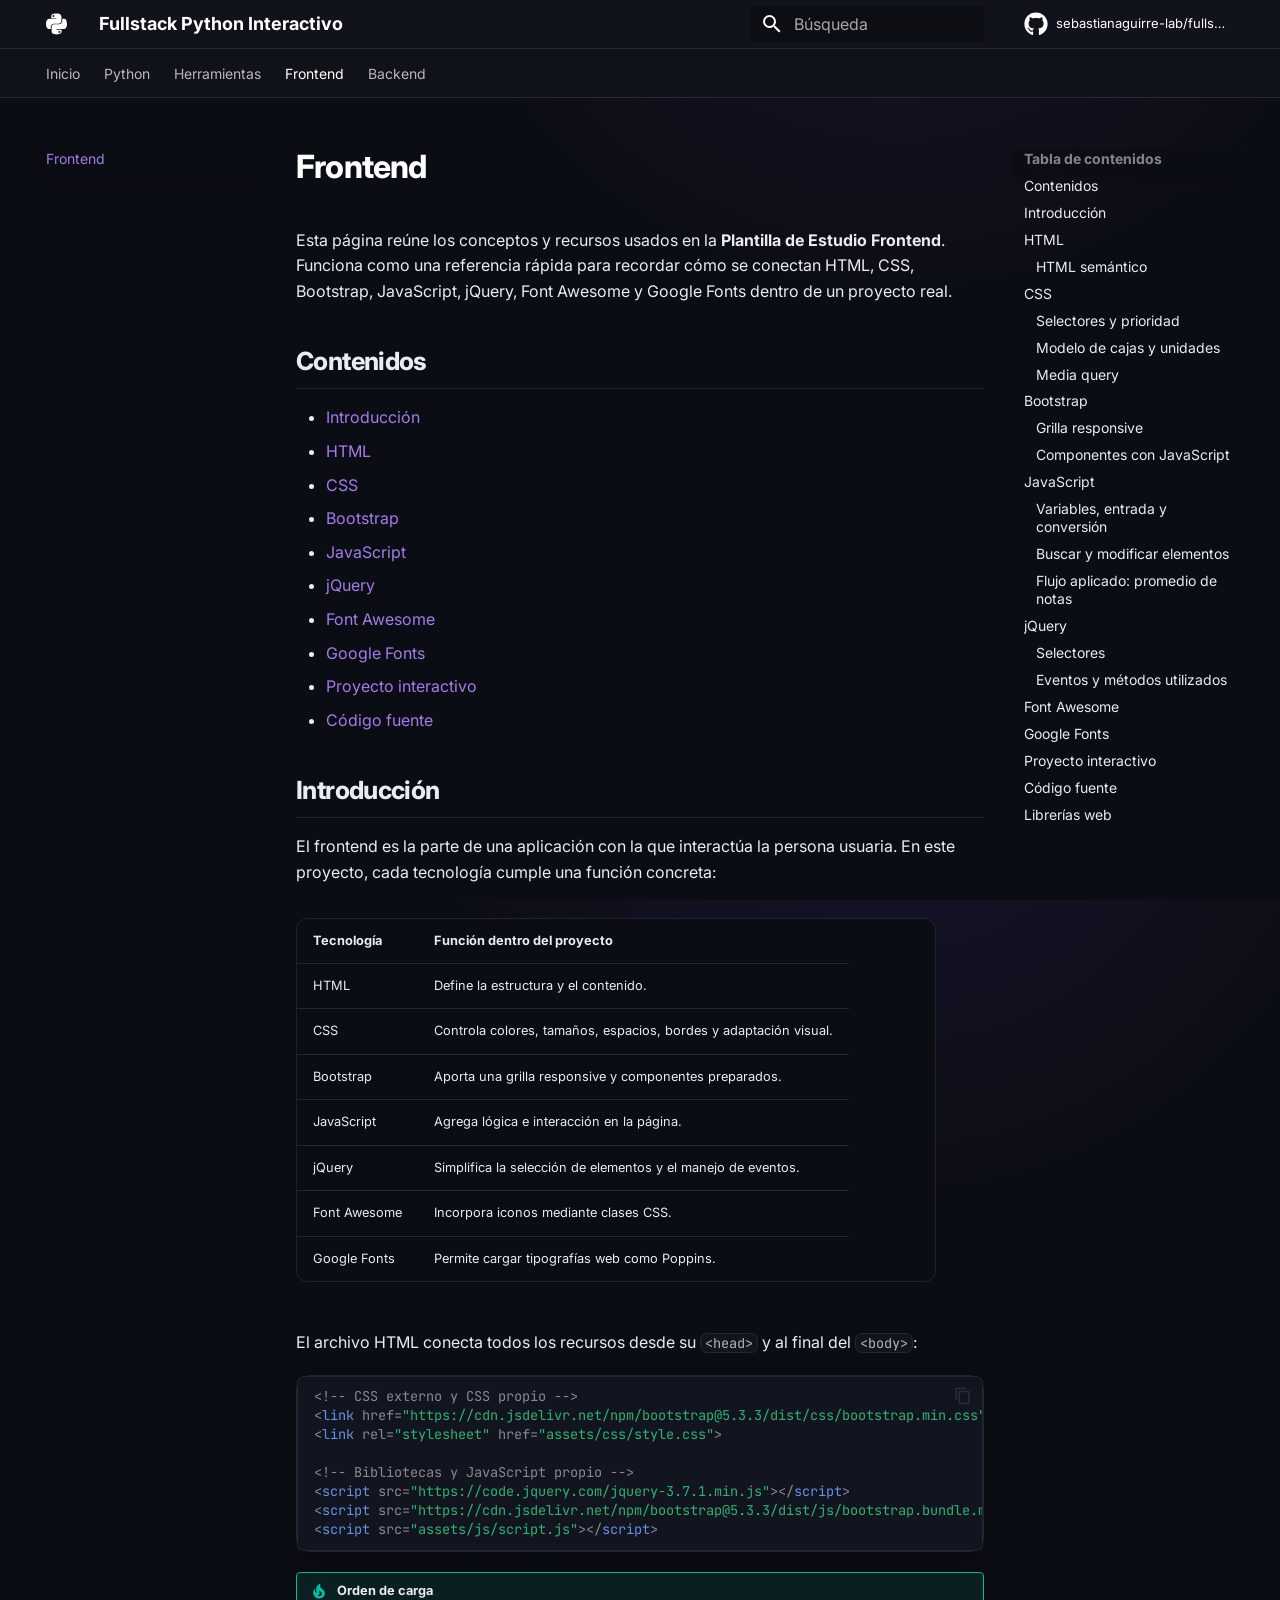
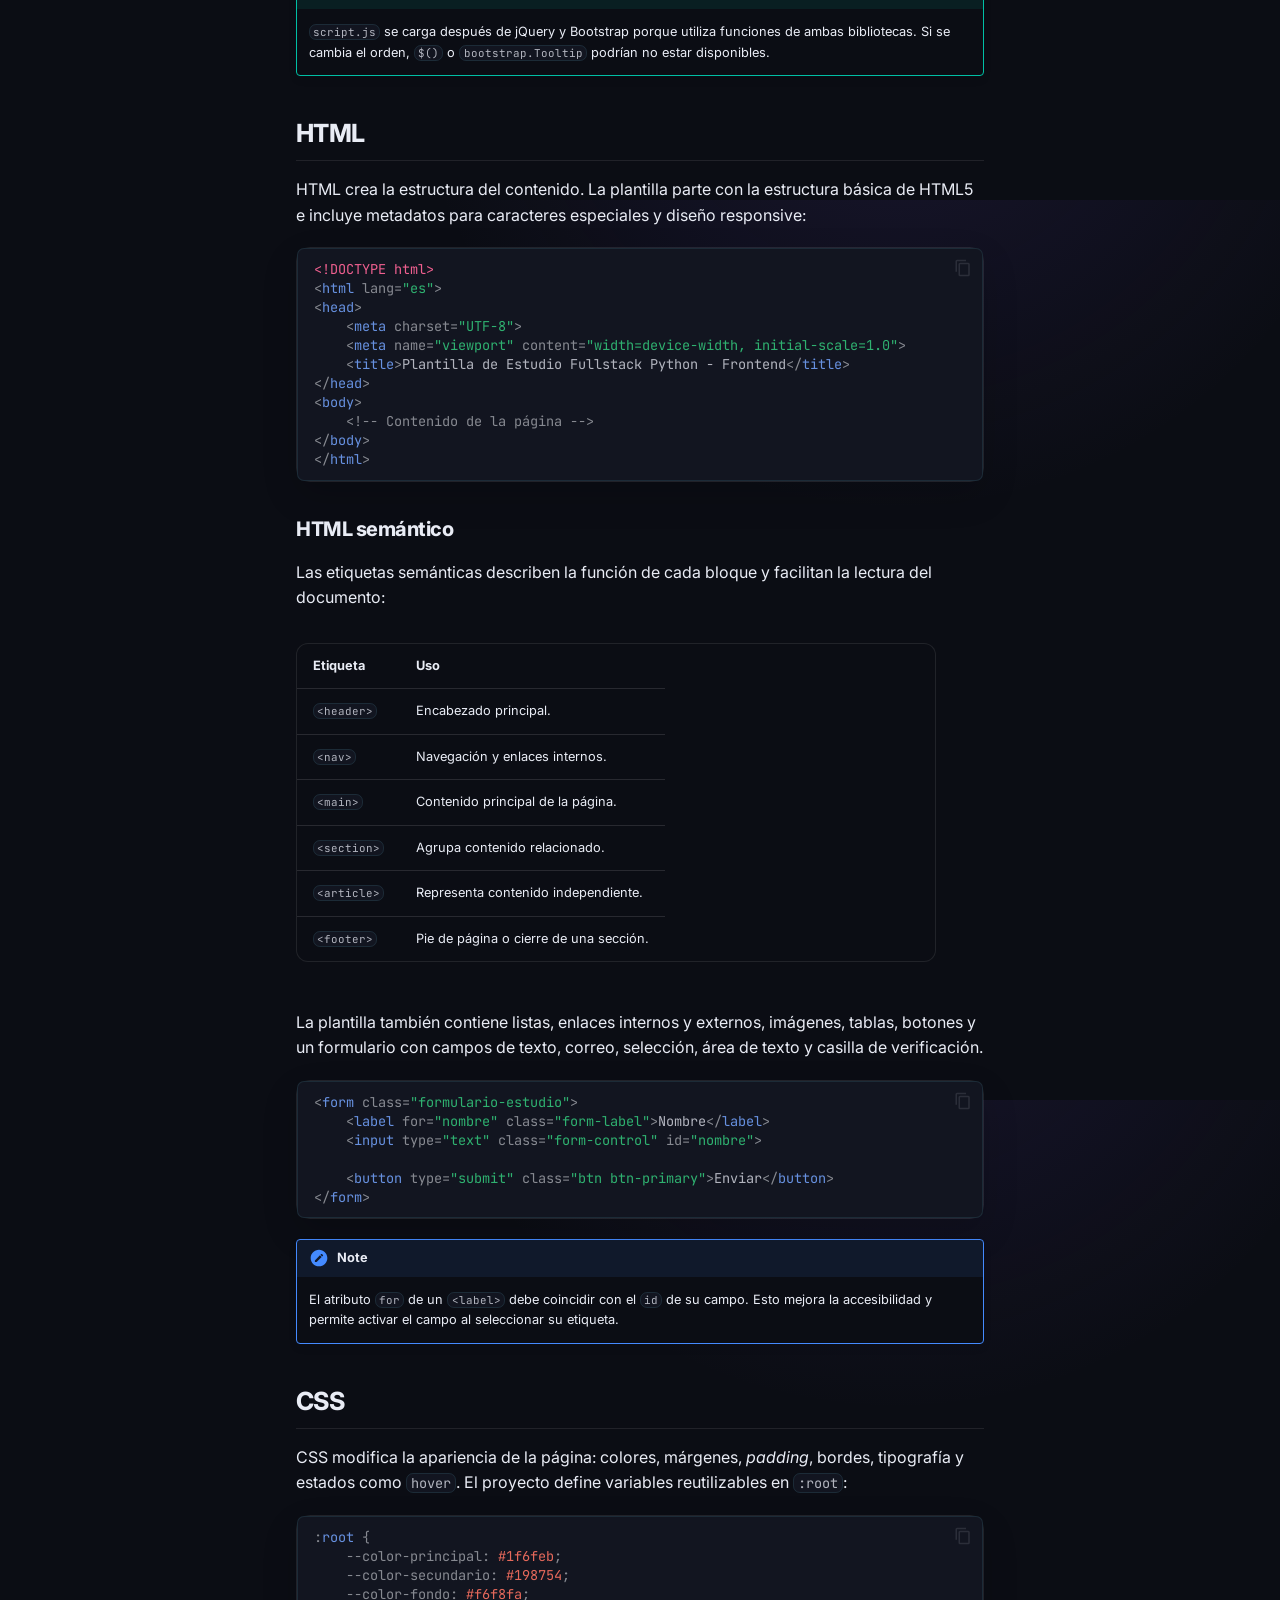
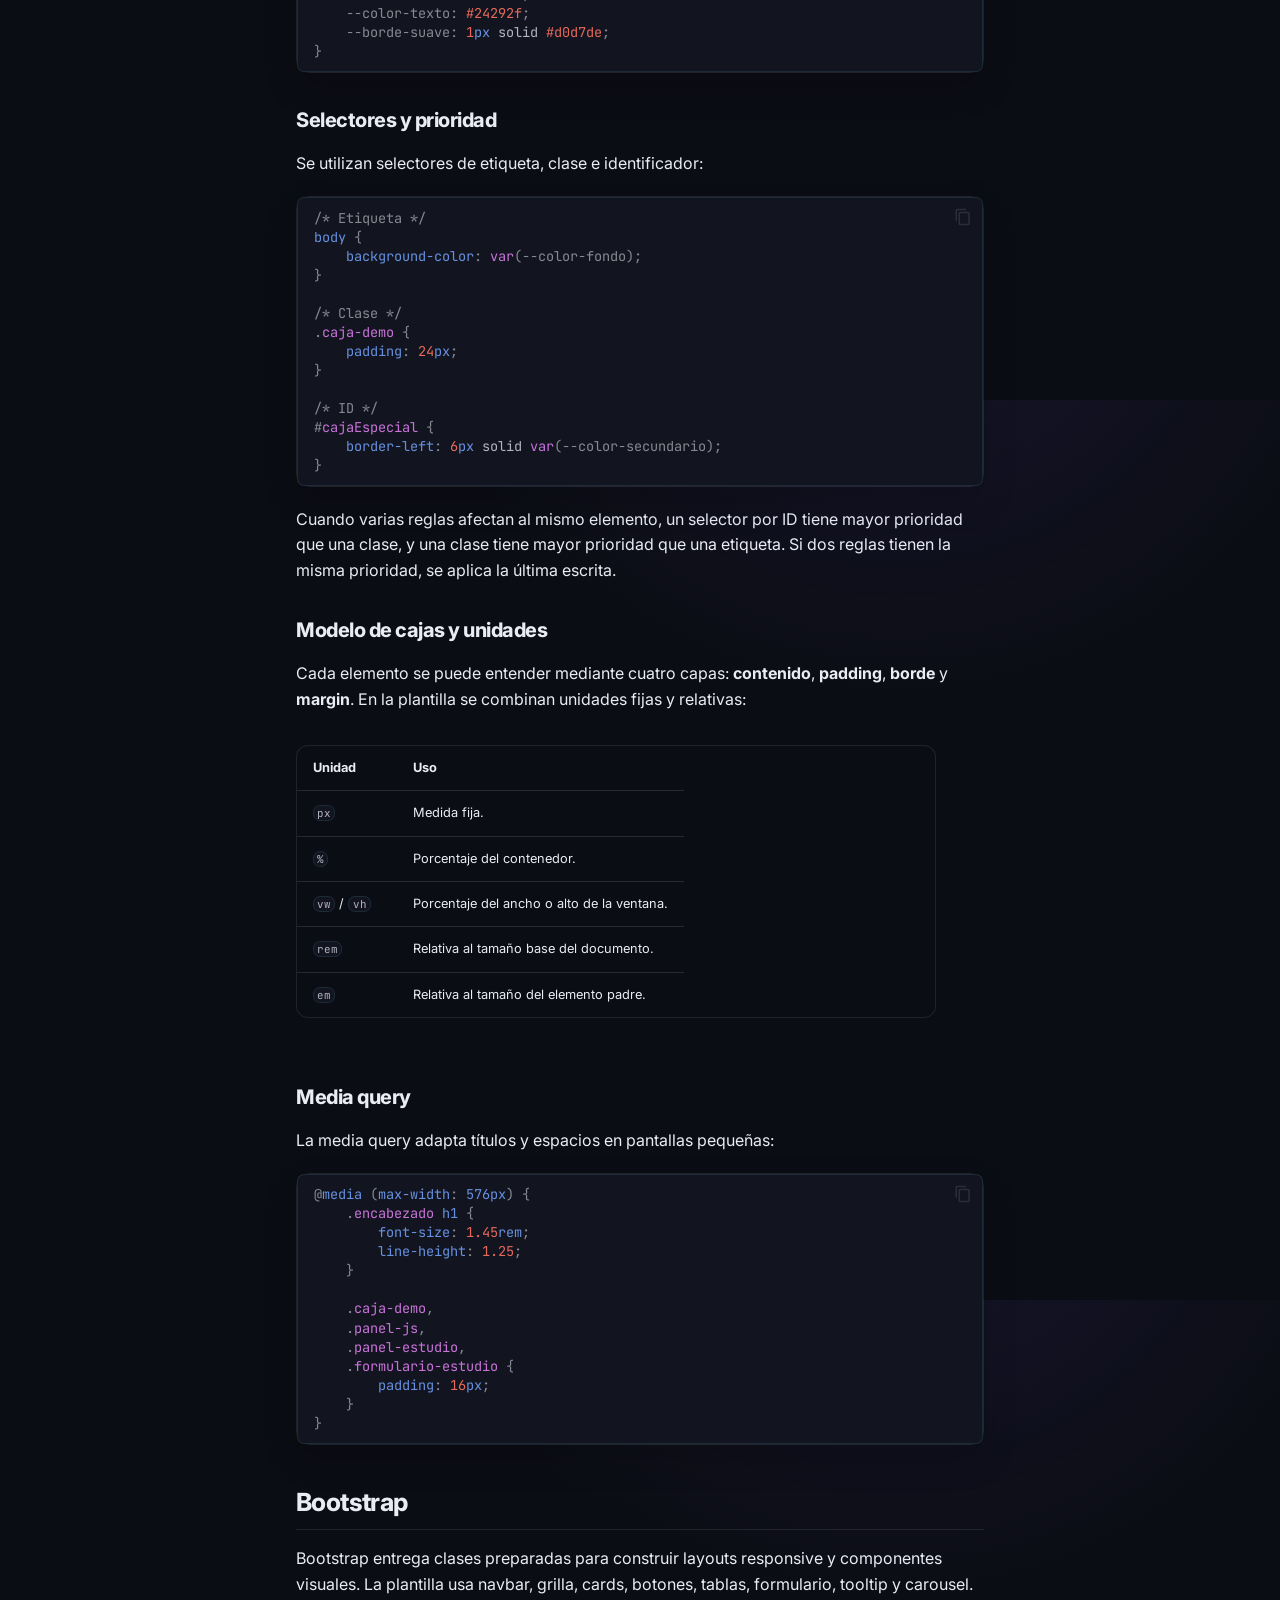
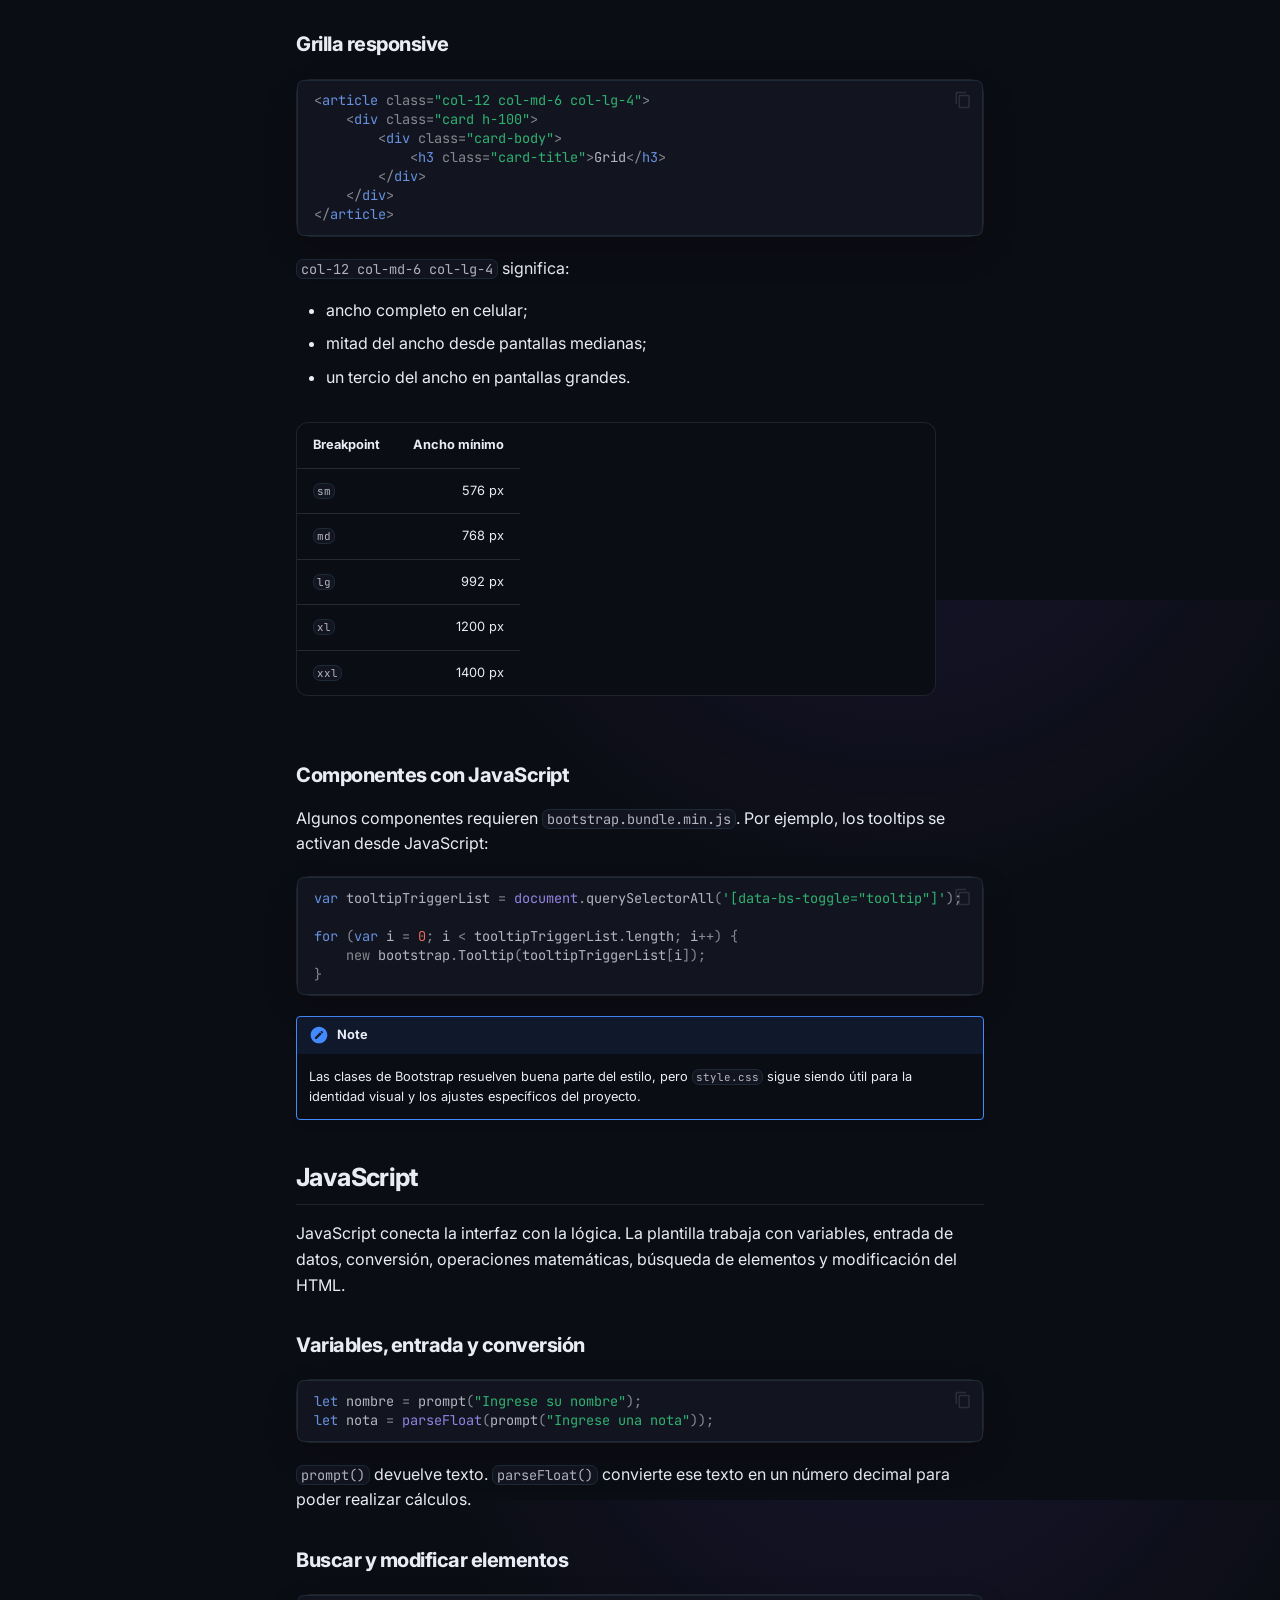
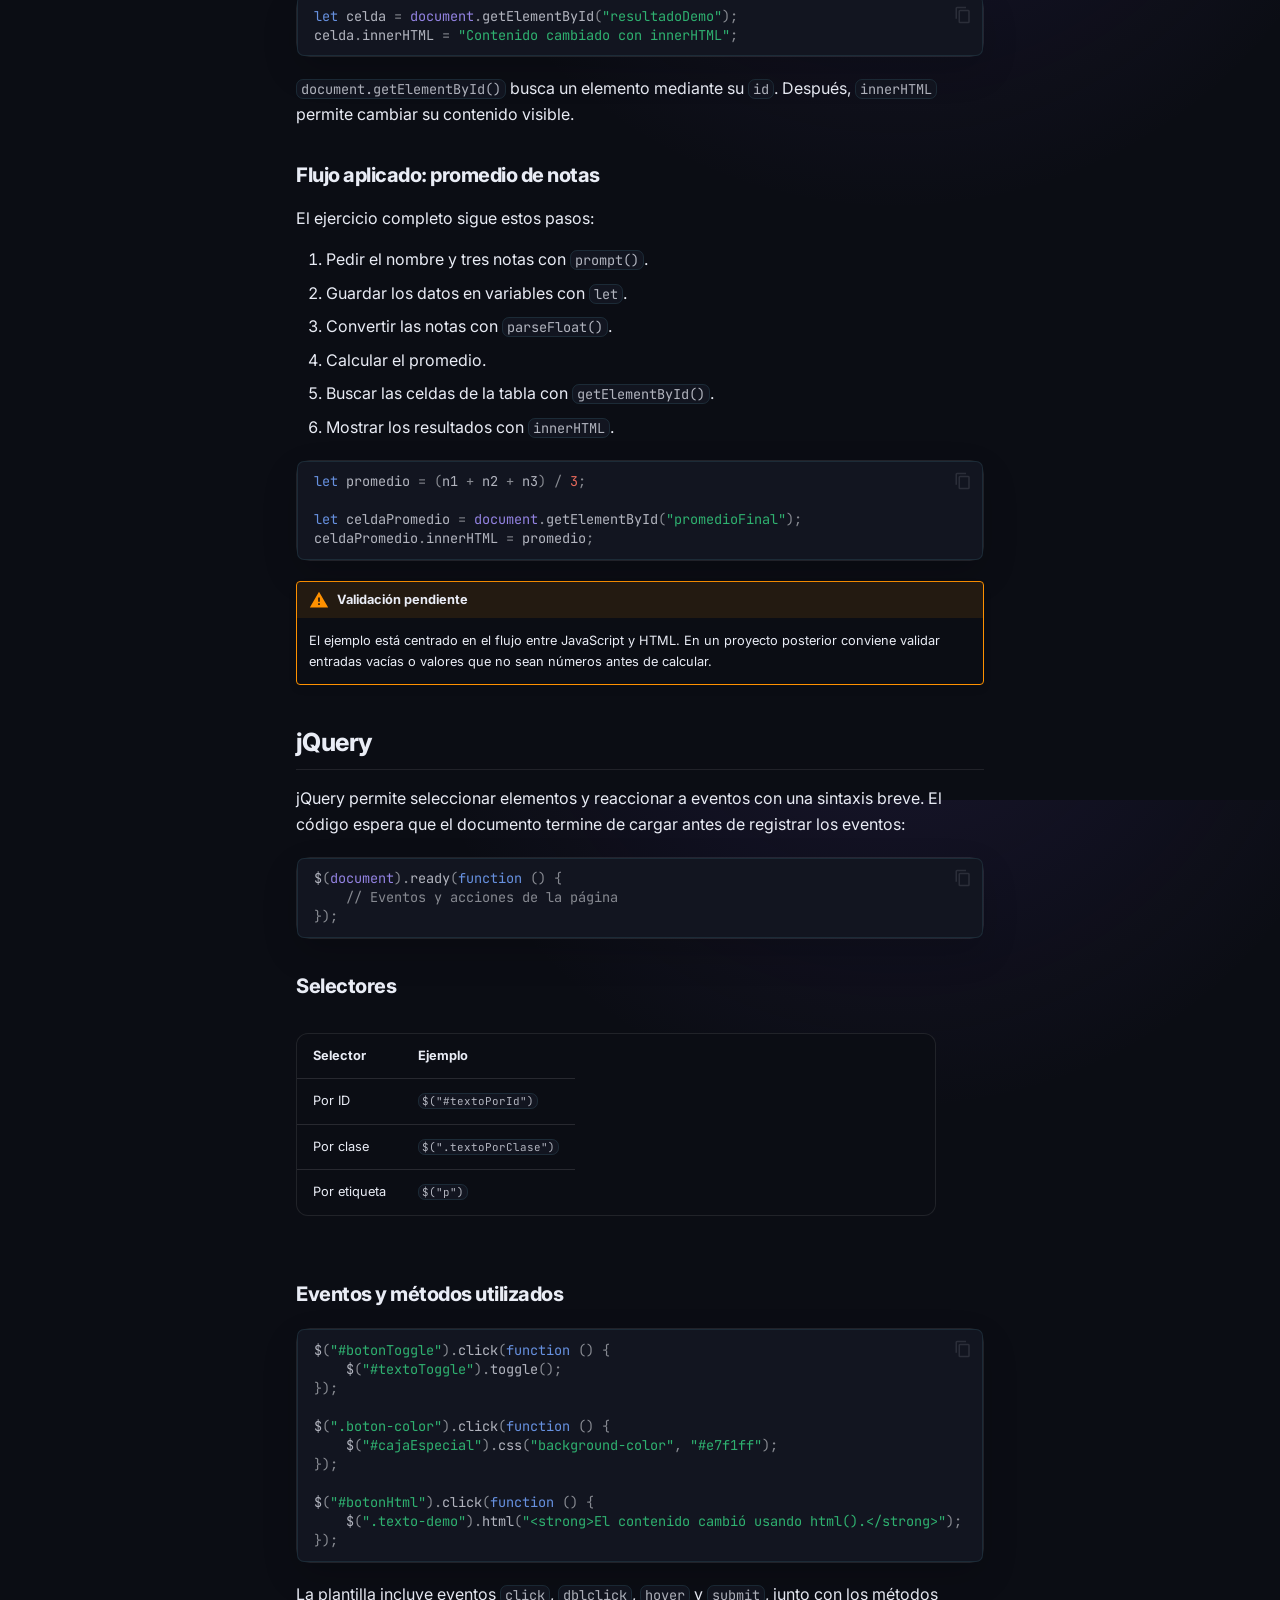
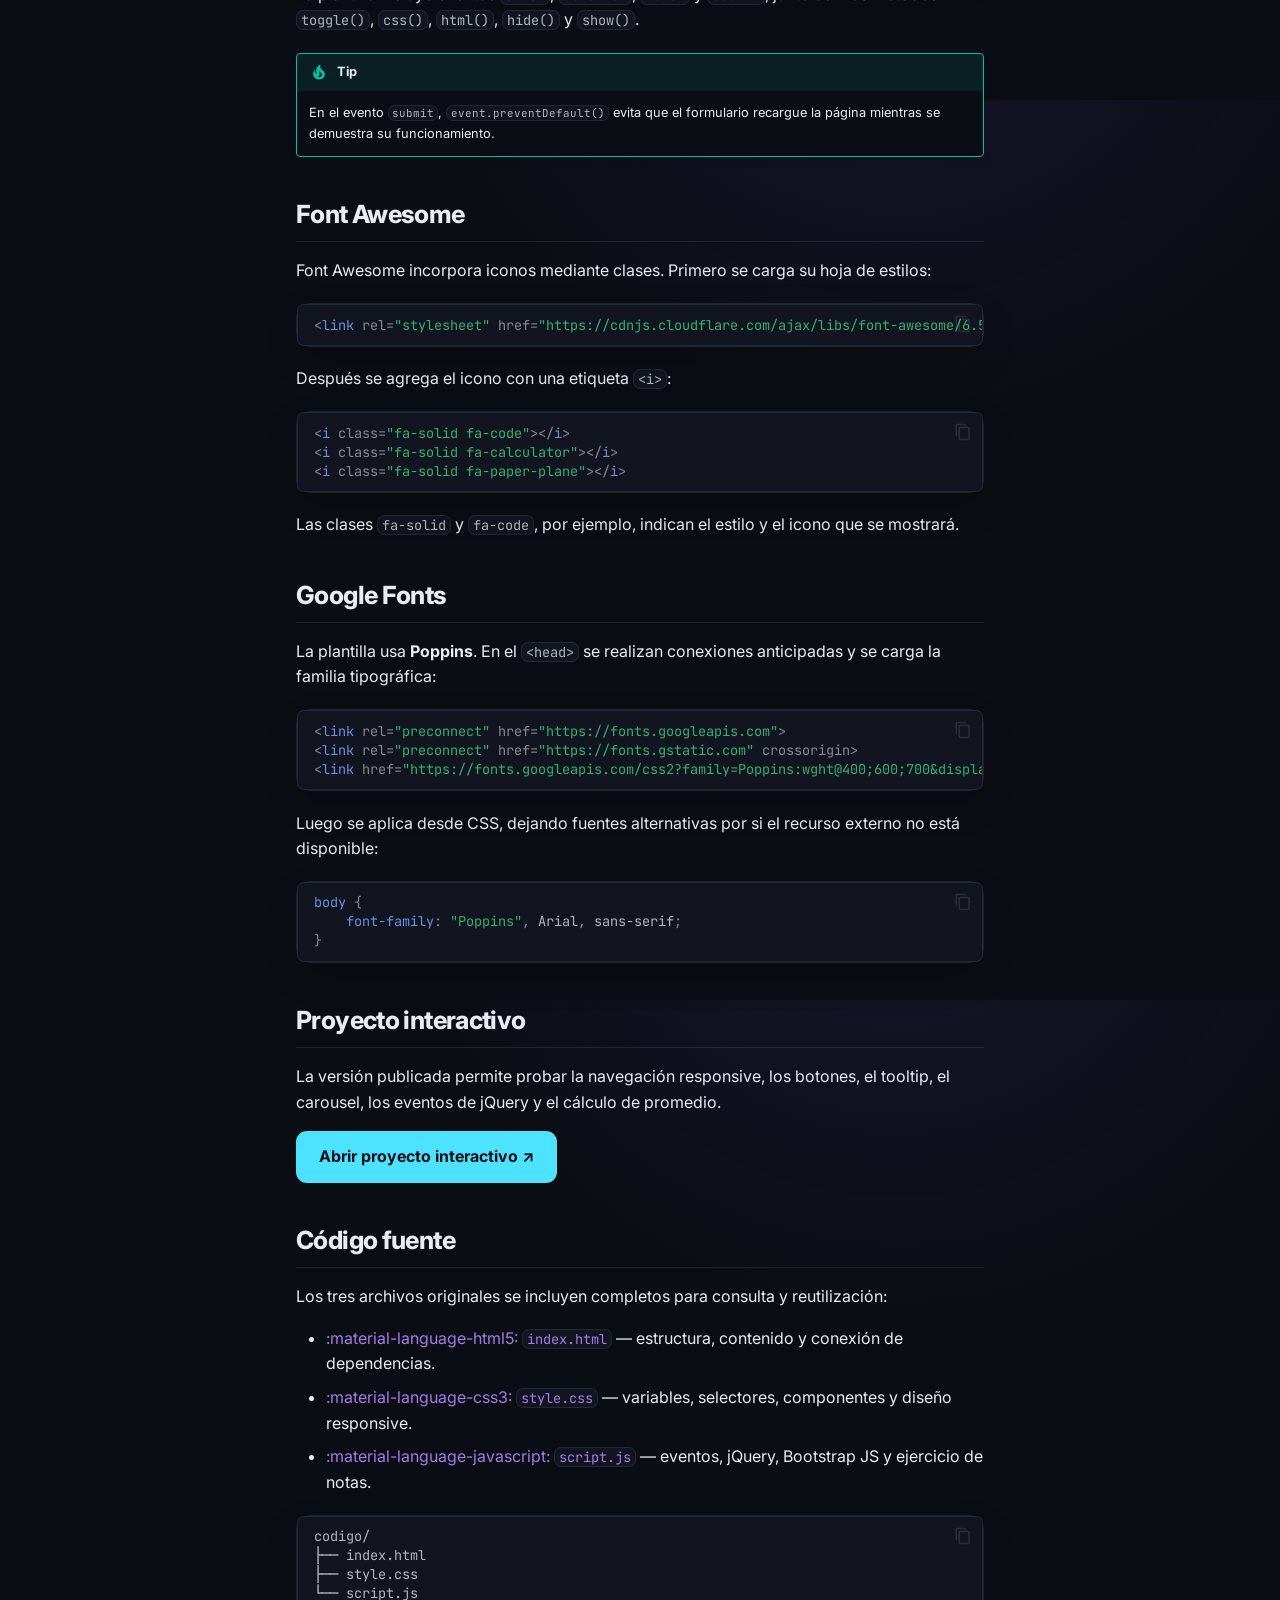
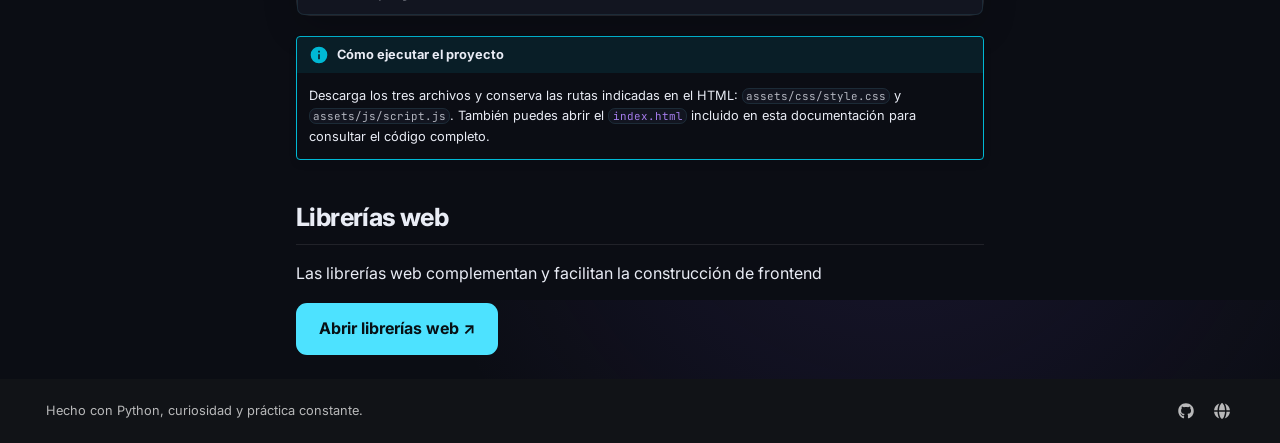
<file: frontend/frontend/index.html>
<!doctype html>
<html lang="es" class="no-js">
  <head>
    
      <meta charset="utf-8">
      <meta name="viewport" content="width=device-width,initial-scale=1">
      
        <meta name="description" content="Guía práctica de programación y desarrollo web.">
      
      
        <meta name="author" content="Sebastián Aguirre">
      
      
        <link rel="canonical" href="https://sebastianaguirre-lab.github.io/fullstack-python-interactivo/frontend/frontend/">
      
      
        <link rel="prev" href="../../herramientas/git-y-github/">
      
      
        <link rel="next" href="../../backend/">
      
      
      <link rel="icon" href="../../assets/images/favicon.png">
      <meta name="generator" content="mkdocs-1.6.1, mkdocs-material-9.6.16">
    
    
      
        <title>Frontend - Fullstack Python Interactivo</title>
      
    
    
      <link rel="stylesheet" href="../../assets/stylesheets/main.7e37652d.min.css">
      
        
        <link rel="stylesheet" href="../../assets/stylesheets/palette.06af60db.min.css">
      
      


    
    
      
    
    
      
        
        
        <link rel="preconnect" href="https://fonts.gstatic.com" crossorigin>
        <link rel="stylesheet" href="https://fonts.googleapis.com/css?family=Inter:300,300i,400,400i,700,700i%7CJetBrains+Mono:400,400i,700,700i&display=fallback">
        <style>:root{--md-text-font:"Inter";--md-code-font:"JetBrains Mono"}</style>
      
    
    
      <link rel="stylesheet" href="../../assets/stylesheets/extra.css">
    
    <script>__md_scope=new URL("../..",location),__md_hash=e=>[...e].reduce(((e,_)=>(e<<5)-e+_.charCodeAt(0)),0),__md_get=(e,_=localStorage,t=__md_scope)=>JSON.parse(_.getItem(t.pathname+"."+e)),__md_set=(e,_,t=localStorage,a=__md_scope)=>{try{t.setItem(a.pathname+"."+e,JSON.stringify(_))}catch(e){}}</script>
    
      

    
    
    
  </head>
  
  
    
    
    
    
    
    <body dir="ltr" data-md-color-scheme="slate" data-md-color-primary="deep-purple" data-md-color-accent="cyan">
  
    
    <input class="md-toggle" data-md-toggle="drawer" type="checkbox" id="__drawer" autocomplete="off">
    <input class="md-toggle" data-md-toggle="search" type="checkbox" id="__search" autocomplete="off">
    <label class="md-overlay" for="__drawer"></label>
    <div data-md-component="skip">
      
        
        <a href="#frontend" class="md-skip">
          Saltar a contenido
        </a>
      
    </div>
    <div data-md-component="announce">
      
    </div>
    
    
      

<header class="md-header" data-md-component="header">
  <nav class="md-header__inner md-grid" aria-label="Cabecera">
    <a href="../.." title="Fullstack Python Interactivo" class="md-header__button md-logo" aria-label="Fullstack Python Interactivo" data-md-component="logo">
      
  
  <svg xmlns="http://www.w3.org/2000/svg" viewBox="0 0 448 512"><!--! Font Awesome Free 7.0.0 by @fontawesome - https://fontawesome.com License - https://fontawesome.com/license/free (Icons: CC BY 4.0, Fonts: SIL OFL 1.1, Code: MIT License) Copyright 2025 Fonticons, Inc.--><path fill="currentColor" d="M439.8 200.5c-7.7-30.9-22.3-54.2-53.4-54.2h-40.1v47.4c0 36.8-31.2 67.8-66.8 67.8H172.7c-29.2 0-53.4 25-53.4 54.3v101.8c0 29 25.2 46 53.4 54.3 33.8 9.9 66.3 11.7 106.8 0 26.9-7.8 53.4-23.5 53.4-54.3v-40.7H226.2v-13.6h160.2c31.1 0 42.6-21.7 53.4-54.2 11.2-33.5 10.7-65.7 0-108.6M286.2 444.7a20.4 20.4 0 1 1 0-40.7 20.4 20.4 0 1 1 0 40.7M167.8 248.1h106.8c29.7 0 53.4-24.5 53.4-54.3V91.9c0-29-24.4-50.7-53.4-55.6-35.8-5.9-74.7-5.6-106.8.1-45.2 8-53.4 24.7-53.4 55.6v40.7h106.9v13.6h-147c-31.1 0-58.3 18.7-66.8 54.2-9.8 40.7-10.2 66.1 0 108.6 7.6 31.6 25.7 54.2 56.8 54.2H101v-48.8c0-35.3 30.5-66.4 66.8-66.4m-6.6-183.4a20.4 20.4 0 1 1 0 40.8 20.4 20.4 0 1 1 0-40.8"/></svg>

    </a>
    <label class="md-header__button md-icon" for="__drawer">
      
      <svg xmlns="http://www.w3.org/2000/svg" viewBox="0 0 24 24"><path d="M3 6h18v2H3zm0 5h18v2H3zm0 5h18v2H3z"/></svg>
    </label>
    <div class="md-header__title" data-md-component="header-title">
      <div class="md-header__ellipsis">
        <div class="md-header__topic">
          <span class="md-ellipsis">
            Fullstack Python Interactivo
          </span>
        </div>
        <div class="md-header__topic" data-md-component="header-topic">
          <span class="md-ellipsis">
            
              Frontend
            
          </span>
        </div>
      </div>
    </div>
    
      
    
    
    
    
      
      
        <label class="md-header__button md-icon" for="__search">
          
          <svg xmlns="http://www.w3.org/2000/svg" viewBox="0 0 24 24"><path d="M9.5 3A6.5 6.5 0 0 1 16 9.5c0 1.61-.59 3.09-1.56 4.23l.27.27h.79l5 5-1.5 1.5-5-5v-.79l-.27-.27A6.52 6.52 0 0 1 9.5 16 6.5 6.5 0 0 1 3 9.5 6.5 6.5 0 0 1 9.5 3m0 2C7 5 5 7 5 9.5S7 14 9.5 14 14 12 14 9.5 12 5 9.5 5"/></svg>
        </label>
        <div class="md-search" data-md-component="search" role="dialog">
  <label class="md-search__overlay" for="__search"></label>
  <div class="md-search__inner" role="search">
    <form class="md-search__form" name="search">
      <input type="text" class="md-search__input" name="query" aria-label="Búsqueda" placeholder="Búsqueda" autocapitalize="off" autocorrect="off" autocomplete="off" spellcheck="false" data-md-component="search-query" required>
      <label class="md-search__icon md-icon" for="__search">
        
        <svg xmlns="http://www.w3.org/2000/svg" viewBox="0 0 24 24"><path d="M9.5 3A6.5 6.5 0 0 1 16 9.5c0 1.61-.59 3.09-1.56 4.23l.27.27h.79l5 5-1.5 1.5-5-5v-.79l-.27-.27A6.52 6.52 0 0 1 9.5 16 6.5 6.5 0 0 1 3 9.5 6.5 6.5 0 0 1 9.5 3m0 2C7 5 5 7 5 9.5S7 14 9.5 14 14 12 14 9.5 12 5 9.5 5"/></svg>
        
        <svg xmlns="http://www.w3.org/2000/svg" viewBox="0 0 24 24"><path d="M20 11v2H8l5.5 5.5-1.42 1.42L4.16 12l7.92-7.92L13.5 5.5 8 11z"/></svg>
      </label>
      <nav class="md-search__options" aria-label="Buscar">
        
        <button type="reset" class="md-search__icon md-icon" title="Limpiar" aria-label="Limpiar" tabindex="-1">
          
          <svg xmlns="http://www.w3.org/2000/svg" viewBox="0 0 24 24"><path d="M19 6.41 17.59 5 12 10.59 6.41 5 5 6.41 10.59 12 5 17.59 6.41 19 12 13.41 17.59 19 19 17.59 13.41 12z"/></svg>
        </button>
      </nav>
      
        <div class="md-search__suggest" data-md-component="search-suggest"></div>
      
    </form>
    <div class="md-search__output">
      <div class="md-search__scrollwrap" tabindex="0" data-md-scrollfix>
        <div class="md-search-result" data-md-component="search-result">
          <div class="md-search-result__meta">
            Inicializando búsqueda
          </div>
          <ol class="md-search-result__list" role="presentation"></ol>
        </div>
      </div>
    </div>
  </div>
</div>
      
    
    
      <div class="md-header__source">
        <a href="https://github.com/sebastianaguirre-lab/fullstack-python-interactivo" title="Ir al repositorio" class="md-source" data-md-component="source">
  <div class="md-source__icon md-icon">
    
    <svg xmlns="http://www.w3.org/2000/svg" viewBox="0 0 512 512"><!--! Font Awesome Free 7.0.0 by @fontawesome - https://fontawesome.com License - https://fontawesome.com/license/free (Icons: CC BY 4.0, Fonts: SIL OFL 1.1, Code: MIT License) Copyright 2025 Fonticons, Inc.--><path fill="currentColor" d="M173.9 397.4c0 2-2.3 3.6-5.2 3.6-3.3.3-5.6-1.3-5.6-3.6 0-2 2.3-3.6 5.2-3.6 3-.3 5.6 1.3 5.6 3.6m-31.1-4.5c-.7 2 1.3 4.3 4.3 4.9 2.6 1 5.6 0 6.2-2s-1.3-4.3-4.3-5.2c-2.6-.7-5.5.3-6.2 2.3m44.2-1.7c-2.9.7-4.9 2.6-4.6 4.9.3 2 2.9 3.3 5.9 2.6 2.9-.7 4.9-2.6 4.6-4.6-.3-1.9-3-3.2-5.9-2.9M252.8 8C114.1 8 8 113.3 8 252c0 110.9 69.8 205.8 169.5 239.2 12.8 2.3 17.3-5.6 17.3-12.1 0-6.2-.3-40.4-.3-61.4 0 0-70 15-84.7-29.8 0 0-11.4-29.1-27.8-36.6 0 0-22.9-15.7 1.6-15.4 0 0 24.9 2 38.6 25.8 21.9 38.6 58.6 27.5 72.9 20.9 2.3-16 8.8-27.1 16-33.7-55.9-6.2-112.3-14.3-112.3-110.5 0-27.5 7.6-41.3 23.6-58.9-2.6-6.5-11.1-33.3 2.6-67.9 20.9-6.5 69 27 69 27 20-5.6 41.5-8.5 62.8-8.5s42.8 2.9 62.8 8.5c0 0 48.1-33.6 69-27 13.7 34.7 5.2 61.4 2.6 67.9 16 17.7 25.8 31.5 25.8 58.9 0 96.5-58.9 104.2-114.8 110.5 9.2 7.9 17 22.9 17 46.4 0 33.7-.3 75.4-.3 83.6 0 6.5 4.6 14.4 17.3 12.1C436.2 457.8 504 362.9 504 252 504 113.3 391.5 8 252.8 8M105.2 352.9c-1.3 1-1 3.3.7 5.2 1.6 1.6 3.9 2.3 5.2 1 1.3-1 1-3.3-.7-5.2-1.6-1.6-3.9-2.3-5.2-1m-10.8-8.1c-.7 1.3.3 2.9 2.3 3.9 1.6 1 3.6.7 4.3-.7.7-1.3-.3-2.9-2.3-3.9-2-.6-3.6-.3-4.3.7m32.4 35.6c-1.6 1.3-1 4.3 1.3 6.2 2.3 2.3 5.2 2.6 6.5 1 1.3-1.3.7-4.3-1.3-6.2-2.2-2.3-5.2-2.6-6.5-1m-11.4-14.7c-1.6 1-1.6 3.6 0 5.9s4.3 3.3 5.6 2.3c1.6-1.3 1.6-3.9 0-6.2-1.4-2.3-4-3.3-5.6-2"/></svg>
  </div>
  <div class="md-source__repository">
    sebastianaguirre-lab/fullstack-python-interactivo
  </div>
</a>
      </div>
    
  </nav>
  
</header>
    
    <div class="md-container" data-md-component="container">
      
      
        
          
            
<nav class="md-tabs" aria-label="Pestañas" data-md-component="tabs">
  <div class="md-grid">
    <ul class="md-tabs__list">
      
        
  
  
  
  
    <li class="md-tabs__item">
      <a href="../.." class="md-tabs__link">
        
  
  
    
  
  Inicio

      </a>
    </li>
  

      
        
  
  
  
  
    
    
      <li class="md-tabs__item">
        <a href="../../python/" class="md-tabs__link">
          
  
  
  Python

        </a>
      </li>
    
  

      
        
  
  
  
  
    
    
      <li class="md-tabs__item">
        <a href="../../herramientas/git-y-github/" class="md-tabs__link">
          
  
  
  Herramientas

        </a>
      </li>
    
  

      
        
  
  
  
    
  
  
    <li class="md-tabs__item md-tabs__item--active">
      <a href="./" class="md-tabs__link">
        
  
  
    
  
  Frontend

      </a>
    </li>
  

      
        
  
  
  
  
    <li class="md-tabs__item">
      <a href="../../backend/" class="md-tabs__link">
        
  
  
    
  
  Backend

      </a>
    </li>
  

      
    </ul>
  </div>
</nav>
          
        
      
      <main class="md-main" data-md-component="main">
        <div class="md-main__inner md-grid">
          
            
              
              <div class="md-sidebar md-sidebar--primary" data-md-component="sidebar" data-md-type="navigation" >
                <div class="md-sidebar__scrollwrap">
                  <div class="md-sidebar__inner">
                    


  


<nav class="md-nav md-nav--primary md-nav--lifted" aria-label="Navegación" data-md-level="0">
  <label class="md-nav__title" for="__drawer">
    <a href="../.." title="Fullstack Python Interactivo" class="md-nav__button md-logo" aria-label="Fullstack Python Interactivo" data-md-component="logo">
      
  
  <svg xmlns="http://www.w3.org/2000/svg" viewBox="0 0 448 512"><!--! Font Awesome Free 7.0.0 by @fontawesome - https://fontawesome.com License - https://fontawesome.com/license/free (Icons: CC BY 4.0, Fonts: SIL OFL 1.1, Code: MIT License) Copyright 2025 Fonticons, Inc.--><path fill="currentColor" d="M439.8 200.5c-7.7-30.9-22.3-54.2-53.4-54.2h-40.1v47.4c0 36.8-31.2 67.8-66.8 67.8H172.7c-29.2 0-53.4 25-53.4 54.3v101.8c0 29 25.2 46 53.4 54.3 33.8 9.9 66.3 11.7 106.8 0 26.9-7.8 53.4-23.5 53.4-54.3v-40.7H226.2v-13.6h160.2c31.1 0 42.6-21.7 53.4-54.2 11.2-33.5 10.7-65.7 0-108.6M286.2 444.7a20.4 20.4 0 1 1 0-40.7 20.4 20.4 0 1 1 0 40.7M167.8 248.1h106.8c29.7 0 53.4-24.5 53.4-54.3V91.9c0-29-24.4-50.7-53.4-55.6-35.8-5.9-74.7-5.6-106.8.1-45.2 8-53.4 24.7-53.4 55.6v40.7h106.9v13.6h-147c-31.1 0-58.3 18.7-66.8 54.2-9.8 40.7-10.2 66.1 0 108.6 7.6 31.6 25.7 54.2 56.8 54.2H101v-48.8c0-35.3 30.5-66.4 66.8-66.4m-6.6-183.4a20.4 20.4 0 1 1 0 40.8 20.4 20.4 0 1 1 0-40.8"/></svg>

    </a>
    Fullstack Python Interactivo
  </label>
  
    <div class="md-nav__source">
      <a href="https://github.com/sebastianaguirre-lab/fullstack-python-interactivo" title="Ir al repositorio" class="md-source" data-md-component="source">
  <div class="md-source__icon md-icon">
    
    <svg xmlns="http://www.w3.org/2000/svg" viewBox="0 0 512 512"><!--! Font Awesome Free 7.0.0 by @fontawesome - https://fontawesome.com License - https://fontawesome.com/license/free (Icons: CC BY 4.0, Fonts: SIL OFL 1.1, Code: MIT License) Copyright 2025 Fonticons, Inc.--><path fill="currentColor" d="M173.9 397.4c0 2-2.3 3.6-5.2 3.6-3.3.3-5.6-1.3-5.6-3.6 0-2 2.3-3.6 5.2-3.6 3-.3 5.6 1.3 5.6 3.6m-31.1-4.5c-.7 2 1.3 4.3 4.3 4.9 2.6 1 5.6 0 6.2-2s-1.3-4.3-4.3-5.2c-2.6-.7-5.5.3-6.2 2.3m44.2-1.7c-2.9.7-4.9 2.6-4.6 4.9.3 2 2.9 3.3 5.9 2.6 2.9-.7 4.9-2.6 4.6-4.6-.3-1.9-3-3.2-5.9-2.9M252.8 8C114.1 8 8 113.3 8 252c0 110.9 69.8 205.8 169.5 239.2 12.8 2.3 17.3-5.6 17.3-12.1 0-6.2-.3-40.4-.3-61.4 0 0-70 15-84.7-29.8 0 0-11.4-29.1-27.8-36.6 0 0-22.9-15.7 1.6-15.4 0 0 24.9 2 38.6 25.8 21.9 38.6 58.6 27.5 72.9 20.9 2.3-16 8.8-27.1 16-33.7-55.9-6.2-112.3-14.3-112.3-110.5 0-27.5 7.6-41.3 23.6-58.9-2.6-6.5-11.1-33.3 2.6-67.9 20.9-6.5 69 27 69 27 20-5.6 41.5-8.5 62.8-8.5s42.8 2.9 62.8 8.5c0 0 48.1-33.6 69-27 13.7 34.7 5.2 61.4 2.6 67.9 16 17.7 25.8 31.5 25.8 58.9 0 96.5-58.9 104.2-114.8 110.5 9.2 7.9 17 22.9 17 46.4 0 33.7-.3 75.4-.3 83.6 0 6.5 4.6 14.4 17.3 12.1C436.2 457.8 504 362.9 504 252 504 113.3 391.5 8 252.8 8M105.2 352.9c-1.3 1-1 3.3.7 5.2 1.6 1.6 3.9 2.3 5.2 1 1.3-1 1-3.3-.7-5.2-1.6-1.6-3.9-2.3-5.2-1m-10.8-8.1c-.7 1.3.3 2.9 2.3 3.9 1.6 1 3.6.7 4.3-.7.7-1.3-.3-2.9-2.3-3.9-2-.6-3.6-.3-4.3.7m32.4 35.6c-1.6 1.3-1 4.3 1.3 6.2 2.3 2.3 5.2 2.6 6.5 1 1.3-1.3.7-4.3-1.3-6.2-2.2-2.3-5.2-2.6-6.5-1m-11.4-14.7c-1.6 1-1.6 3.6 0 5.9s4.3 3.3 5.6 2.3c1.6-1.3 1.6-3.9 0-6.2-1.4-2.3-4-3.3-5.6-2"/></svg>
  </div>
  <div class="md-source__repository">
    sebastianaguirre-lab/fullstack-python-interactivo
  </div>
</a>
    </div>
  
  <ul class="md-nav__list" data-md-scrollfix>
    
      
      
  
  
  
  
    <li class="md-nav__item">
      <a href="../.." class="md-nav__link">
        
  
  
  <span class="md-ellipsis">
    Inicio
    
  </span>
  

      </a>
    </li>
  

    
      
      
  
  
  
  
    
    
    
    
      
      
        
      
    
    
    <li class="md-nav__item md-nav__item--nested">
      
        
        
        <input class="md-nav__toggle md-toggle " type="checkbox" id="__nav_2" >
        
          
          <label class="md-nav__link" for="__nav_2" id="__nav_2_label" tabindex="0">
            
  
  
  <span class="md-ellipsis">
    Python
    
  </span>
  

            <span class="md-nav__icon md-icon"></span>
          </label>
        
        <nav class="md-nav" data-md-level="1" aria-labelledby="__nav_2_label" aria-expanded="false">
          <label class="md-nav__title" for="__nav_2">
            <span class="md-nav__icon md-icon"></span>
            Python
          </label>
          <ul class="md-nav__list" data-md-scrollfix>
            
              
                
  
  
  
  
    <li class="md-nav__item">
      <a href="../../python/" class="md-nav__link">
        
  
  
  <span class="md-ellipsis">
    Índice
    
  </span>
  

      </a>
    </li>
  

              
            
              
                
  
  
  
  
    <li class="md-nav__item">
      <a href="../../python/python-basicos/" class="md-nav__link">
        
  
  
  <span class="md-ellipsis">
    Python básico
    
  </span>
  

      </a>
    </li>
  

              
            
              
                
  
  
  
  
    <li class="md-nav__item">
      <a href="../../python/python-avanzados/" class="md-nav__link">
        
  
  
  <span class="md-ellipsis">
    Python avanzado
    
  </span>
  

      </a>
    </li>
  

              
            
          </ul>
        </nav>
      
    </li>
  

    
      
      
  
  
  
  
    
    
    
    
      
      
        
      
    
    
    <li class="md-nav__item md-nav__item--nested">
      
        
        
        <input class="md-nav__toggle md-toggle " type="checkbox" id="__nav_3" >
        
          
          <label class="md-nav__link" for="__nav_3" id="__nav_3_label" tabindex="0">
            
  
  
  <span class="md-ellipsis">
    Herramientas
    
  </span>
  

            <span class="md-nav__icon md-icon"></span>
          </label>
        
        <nav class="md-nav" data-md-level="1" aria-labelledby="__nav_3_label" aria-expanded="false">
          <label class="md-nav__title" for="__nav_3">
            <span class="md-nav__icon md-icon"></span>
            Herramientas
          </label>
          <ul class="md-nav__list" data-md-scrollfix>
            
              
                
  
  
  
  
    <li class="md-nav__item">
      <a href="../../herramientas/git-y-github/" class="md-nav__link">
        
  
  
  <span class="md-ellipsis">
    Git y GitHub
    
  </span>
  

      </a>
    </li>
  

              
            
          </ul>
        </nav>
      
    </li>
  

    
      
      
  
  
    
  
  
  
    <li class="md-nav__item md-nav__item--active">
      
      <input class="md-nav__toggle md-toggle" type="checkbox" id="__toc">
      
      
        
      
      
        <label class="md-nav__link md-nav__link--active" for="__toc">
          
  
  
  <span class="md-ellipsis">
    Frontend
    
  </span>
  

          <span class="md-nav__icon md-icon"></span>
        </label>
      
      <a href="./" class="md-nav__link md-nav__link--active">
        
  
  
  <span class="md-ellipsis">
    Frontend
    
  </span>
  

      </a>
      
        

<nav class="md-nav md-nav--secondary" aria-label="Tabla de contenidos">
  
  
  
    
  
  
    <label class="md-nav__title" for="__toc">
      <span class="md-nav__icon md-icon"></span>
      Tabla de contenidos
    </label>
    <ul class="md-nav__list" data-md-component="toc" data-md-scrollfix>
      
        <li class="md-nav__item">
  <a href="#contenidos" class="md-nav__link">
    <span class="md-ellipsis">
      Contenidos
    </span>
  </a>
  
</li>
      
        <li class="md-nav__item">
  <a href="#introduccion" class="md-nav__link">
    <span class="md-ellipsis">
      Introducción
    </span>
  </a>
  
</li>
      
        <li class="md-nav__item">
  <a href="#html" class="md-nav__link">
    <span class="md-ellipsis">
      HTML
    </span>
  </a>
  
    <nav class="md-nav" aria-label="HTML">
      <ul class="md-nav__list">
        
          <li class="md-nav__item">
  <a href="#html-semantico" class="md-nav__link">
    <span class="md-ellipsis">
      HTML semántico
    </span>
  </a>
  
</li>
        
      </ul>
    </nav>
  
</li>
      
        <li class="md-nav__item">
  <a href="#css" class="md-nav__link">
    <span class="md-ellipsis">
      CSS
    </span>
  </a>
  
    <nav class="md-nav" aria-label="CSS">
      <ul class="md-nav__list">
        
          <li class="md-nav__item">
  <a href="#selectores-y-prioridad" class="md-nav__link">
    <span class="md-ellipsis">
      Selectores y prioridad
    </span>
  </a>
  
</li>
        
          <li class="md-nav__item">
  <a href="#modelo-de-cajas-y-unidades" class="md-nav__link">
    <span class="md-ellipsis">
      Modelo de cajas y unidades
    </span>
  </a>
  
</li>
        
          <li class="md-nav__item">
  <a href="#media-query" class="md-nav__link">
    <span class="md-ellipsis">
      Media query
    </span>
  </a>
  
</li>
        
      </ul>
    </nav>
  
</li>
      
        <li class="md-nav__item">
  <a href="#bootstrap" class="md-nav__link">
    <span class="md-ellipsis">
      Bootstrap
    </span>
  </a>
  
    <nav class="md-nav" aria-label="Bootstrap">
      <ul class="md-nav__list">
        
          <li class="md-nav__item">
  <a href="#grilla-responsive" class="md-nav__link">
    <span class="md-ellipsis">
      Grilla responsive
    </span>
  </a>
  
</li>
        
          <li class="md-nav__item">
  <a href="#componentes-con-javascript" class="md-nav__link">
    <span class="md-ellipsis">
      Componentes con JavaScript
    </span>
  </a>
  
</li>
        
      </ul>
    </nav>
  
</li>
      
        <li class="md-nav__item">
  <a href="#javascript" class="md-nav__link">
    <span class="md-ellipsis">
      JavaScript
    </span>
  </a>
  
    <nav class="md-nav" aria-label="JavaScript">
      <ul class="md-nav__list">
        
          <li class="md-nav__item">
  <a href="#variables-entrada-y-conversion" class="md-nav__link">
    <span class="md-ellipsis">
      Variables, entrada y conversión
    </span>
  </a>
  
</li>
        
          <li class="md-nav__item">
  <a href="#buscar-y-modificar-elementos" class="md-nav__link">
    <span class="md-ellipsis">
      Buscar y modificar elementos
    </span>
  </a>
  
</li>
        
          <li class="md-nav__item">
  <a href="#flujo-aplicado-promedio-de-notas" class="md-nav__link">
    <span class="md-ellipsis">
      Flujo aplicado: promedio de notas
    </span>
  </a>
  
</li>
        
      </ul>
    </nav>
  
</li>
      
        <li class="md-nav__item">
  <a href="#jquery" class="md-nav__link">
    <span class="md-ellipsis">
      jQuery
    </span>
  </a>
  
    <nav class="md-nav" aria-label="jQuery">
      <ul class="md-nav__list">
        
          <li class="md-nav__item">
  <a href="#selectores" class="md-nav__link">
    <span class="md-ellipsis">
      Selectores
    </span>
  </a>
  
</li>
        
          <li class="md-nav__item">
  <a href="#eventos-y-metodos-utilizados" class="md-nav__link">
    <span class="md-ellipsis">
      Eventos y métodos utilizados
    </span>
  </a>
  
</li>
        
      </ul>
    </nav>
  
</li>
      
        <li class="md-nav__item">
  <a href="#font-awesome" class="md-nav__link">
    <span class="md-ellipsis">
      Font Awesome
    </span>
  </a>
  
</li>
      
        <li class="md-nav__item">
  <a href="#google-fonts" class="md-nav__link">
    <span class="md-ellipsis">
      Google Fonts
    </span>
  </a>
  
</li>
      
        <li class="md-nav__item">
  <a href="#proyecto-interactivo" class="md-nav__link">
    <span class="md-ellipsis">
      Proyecto interactivo
    </span>
  </a>
  
</li>
      
        <li class="md-nav__item">
  <a href="#codigo-fuente" class="md-nav__link">
    <span class="md-ellipsis">
      Código fuente
    </span>
  </a>
  
</li>
      
        <li class="md-nav__item">
  <a href="#librerias-web" class="md-nav__link">
    <span class="md-ellipsis">
      Librerías web
    </span>
  </a>
  
</li>
      
    </ul>
  
</nav>
      
    </li>
  

    
      
      
  
  
  
  
    <li class="md-nav__item">
      <a href="../../backend/" class="md-nav__link">
        
  
  
  <span class="md-ellipsis">
    Backend
    
  </span>
  

      </a>
    </li>
  

    
  </ul>
</nav>
                  </div>
                </div>
              </div>
            
            
              
              <div class="md-sidebar md-sidebar--secondary" data-md-component="sidebar" data-md-type="toc" >
                <div class="md-sidebar__scrollwrap">
                  <div class="md-sidebar__inner">
                    

<nav class="md-nav md-nav--secondary" aria-label="Tabla de contenidos">
  
  
  
    
  
  
    <label class="md-nav__title" for="__toc">
      <span class="md-nav__icon md-icon"></span>
      Tabla de contenidos
    </label>
    <ul class="md-nav__list" data-md-component="toc" data-md-scrollfix>
      
        <li class="md-nav__item">
  <a href="#contenidos" class="md-nav__link">
    <span class="md-ellipsis">
      Contenidos
    </span>
  </a>
  
</li>
      
        <li class="md-nav__item">
  <a href="#introduccion" class="md-nav__link">
    <span class="md-ellipsis">
      Introducción
    </span>
  </a>
  
</li>
      
        <li class="md-nav__item">
  <a href="#html" class="md-nav__link">
    <span class="md-ellipsis">
      HTML
    </span>
  </a>
  
    <nav class="md-nav" aria-label="HTML">
      <ul class="md-nav__list">
        
          <li class="md-nav__item">
  <a href="#html-semantico" class="md-nav__link">
    <span class="md-ellipsis">
      HTML semántico
    </span>
  </a>
  
</li>
        
      </ul>
    </nav>
  
</li>
      
        <li class="md-nav__item">
  <a href="#css" class="md-nav__link">
    <span class="md-ellipsis">
      CSS
    </span>
  </a>
  
    <nav class="md-nav" aria-label="CSS">
      <ul class="md-nav__list">
        
          <li class="md-nav__item">
  <a href="#selectores-y-prioridad" class="md-nav__link">
    <span class="md-ellipsis">
      Selectores y prioridad
    </span>
  </a>
  
</li>
        
          <li class="md-nav__item">
  <a href="#modelo-de-cajas-y-unidades" class="md-nav__link">
    <span class="md-ellipsis">
      Modelo de cajas y unidades
    </span>
  </a>
  
</li>
        
          <li class="md-nav__item">
  <a href="#media-query" class="md-nav__link">
    <span class="md-ellipsis">
      Media query
    </span>
  </a>
  
</li>
        
      </ul>
    </nav>
  
</li>
      
        <li class="md-nav__item">
  <a href="#bootstrap" class="md-nav__link">
    <span class="md-ellipsis">
      Bootstrap
    </span>
  </a>
  
    <nav class="md-nav" aria-label="Bootstrap">
      <ul class="md-nav__list">
        
          <li class="md-nav__item">
  <a href="#grilla-responsive" class="md-nav__link">
    <span class="md-ellipsis">
      Grilla responsive
    </span>
  </a>
  
</li>
        
          <li class="md-nav__item">
  <a href="#componentes-con-javascript" class="md-nav__link">
    <span class="md-ellipsis">
      Componentes con JavaScript
    </span>
  </a>
  
</li>
        
      </ul>
    </nav>
  
</li>
      
        <li class="md-nav__item">
  <a href="#javascript" class="md-nav__link">
    <span class="md-ellipsis">
      JavaScript
    </span>
  </a>
  
    <nav class="md-nav" aria-label="JavaScript">
      <ul class="md-nav__list">
        
          <li class="md-nav__item">
  <a href="#variables-entrada-y-conversion" class="md-nav__link">
    <span class="md-ellipsis">
      Variables, entrada y conversión
    </span>
  </a>
  
</li>
        
          <li class="md-nav__item">
  <a href="#buscar-y-modificar-elementos" class="md-nav__link">
    <span class="md-ellipsis">
      Buscar y modificar elementos
    </span>
  </a>
  
</li>
        
          <li class="md-nav__item">
  <a href="#flujo-aplicado-promedio-de-notas" class="md-nav__link">
    <span class="md-ellipsis">
      Flujo aplicado: promedio de notas
    </span>
  </a>
  
</li>
        
      </ul>
    </nav>
  
</li>
      
        <li class="md-nav__item">
  <a href="#jquery" class="md-nav__link">
    <span class="md-ellipsis">
      jQuery
    </span>
  </a>
  
    <nav class="md-nav" aria-label="jQuery">
      <ul class="md-nav__list">
        
          <li class="md-nav__item">
  <a href="#selectores" class="md-nav__link">
    <span class="md-ellipsis">
      Selectores
    </span>
  </a>
  
</li>
        
          <li class="md-nav__item">
  <a href="#eventos-y-metodos-utilizados" class="md-nav__link">
    <span class="md-ellipsis">
      Eventos y métodos utilizados
    </span>
  </a>
  
</li>
        
      </ul>
    </nav>
  
</li>
      
        <li class="md-nav__item">
  <a href="#font-awesome" class="md-nav__link">
    <span class="md-ellipsis">
      Font Awesome
    </span>
  </a>
  
</li>
      
        <li class="md-nav__item">
  <a href="#google-fonts" class="md-nav__link">
    <span class="md-ellipsis">
      Google Fonts
    </span>
  </a>
  
</li>
      
        <li class="md-nav__item">
  <a href="#proyecto-interactivo" class="md-nav__link">
    <span class="md-ellipsis">
      Proyecto interactivo
    </span>
  </a>
  
</li>
      
        <li class="md-nav__item">
  <a href="#codigo-fuente" class="md-nav__link">
    <span class="md-ellipsis">
      Código fuente
    </span>
  </a>
  
</li>
      
        <li class="md-nav__item">
  <a href="#librerias-web" class="md-nav__link">
    <span class="md-ellipsis">
      Librerías web
    </span>
  </a>
  
</li>
      
    </ul>
  
</nav>
                  </div>
                </div>
              </div>
            
          
          
            <div class="md-content" data-md-component="content">
              <article class="md-content__inner md-typeset">
                
                  


  
  


<h1 id="frontend">Frontend<a class="headerlink" href="#frontend" title="Permanent link">&para;</a></h1>
<p>Esta página reúne los conceptos y recursos usados en la <strong>Plantilla de Estudio Frontend</strong>. Funciona como una referencia rápida para recordar cómo se conectan HTML, CSS, Bootstrap, JavaScript, jQuery, Font Awesome y Google Fonts dentro de un proyecto real.</p>
<h2 id="contenidos">Contenidos<a class="headerlink" href="#contenidos" title="Permanent link">&para;</a></h2>
<ul>
<li><a href="#introduccion">Introducción</a></li>
<li><a href="#html">HTML</a></li>
<li><a href="#css">CSS</a></li>
<li><a href="#bootstrap">Bootstrap</a></li>
<li><a href="#javascript">JavaScript</a></li>
<li><a href="#jquery">jQuery</a></li>
<li><a href="#font-awesome">Font Awesome</a></li>
<li><a href="#google-fonts">Google Fonts</a></li>
<li><a href="#proyecto-interactivo">Proyecto interactivo</a></li>
<li><a href="#codigo-fuente">Código fuente</a></li>
</ul>
<h2 id="introduccion">Introducción<a class="headerlink" href="#introduccion" title="Permanent link">&para;</a></h2>
<p>El frontend es la parte de una aplicación con la que interactúa la persona usuaria. En este proyecto, cada tecnología cumple una función concreta:</p>
<table>
<thead>
<tr>
<th>Tecnología</th>
<th>Función dentro del proyecto</th>
</tr>
</thead>
<tbody>
<tr>
<td>HTML</td>
<td>Define la estructura y el contenido.</td>
</tr>
<tr>
<td>CSS</td>
<td>Controla colores, tamaños, espacios, bordes y adaptación visual.</td>
</tr>
<tr>
<td>Bootstrap</td>
<td>Aporta una grilla responsive y componentes preparados.</td>
</tr>
<tr>
<td>JavaScript</td>
<td>Agrega lógica e interacción en la página.</td>
</tr>
<tr>
<td>jQuery</td>
<td>Simplifica la selección de elementos y el manejo de eventos.</td>
</tr>
<tr>
<td>Font Awesome</td>
<td>Incorpora iconos mediante clases CSS.</td>
</tr>
<tr>
<td>Google Fonts</td>
<td>Permite cargar tipografías web como Poppins.</td>
</tr>
</tbody>
</table>
<p>El archivo HTML conecta todos los recursos desde su <code>&lt;head&gt;</code> y al final del <code>&lt;body&gt;</code>:</p>
<div class="language-html highlight"><pre><span></span><code><span id="__span-0-1"><a id="__codelineno-0-1" name="__codelineno-0-1" href="#__codelineno-0-1"></a><span class="cm">&lt;!-- CSS externo y CSS propio --&gt;</span>
</span><span id="__span-0-2"><a id="__codelineno-0-2" name="__codelineno-0-2" href="#__codelineno-0-2"></a><span class="p">&lt;</span><span class="nt">link</span> <span class="na">href</span><span class="o">=</span><span class="s">&quot;https://cdn.jsdelivr.net/npm/bootstrap@5.3.3/dist/css/bootstrap.min.css&quot;</span> <span class="na">rel</span><span class="o">=</span><span class="s">&quot;stylesheet&quot;</span><span class="p">&gt;</span>
</span><span id="__span-0-3"><a id="__codelineno-0-3" name="__codelineno-0-3" href="#__codelineno-0-3"></a><span class="p">&lt;</span><span class="nt">link</span> <span class="na">rel</span><span class="o">=</span><span class="s">&quot;stylesheet&quot;</span> <span class="na">href</span><span class="o">=</span><span class="s">&quot;assets/css/style.css&quot;</span><span class="p">&gt;</span>
</span><span id="__span-0-4"><a id="__codelineno-0-4" name="__codelineno-0-4" href="#__codelineno-0-4"></a>
</span><span id="__span-0-5"><a id="__codelineno-0-5" name="__codelineno-0-5" href="#__codelineno-0-5"></a><span class="cm">&lt;!-- Bibliotecas y JavaScript propio --&gt;</span>
</span><span id="__span-0-6"><a id="__codelineno-0-6" name="__codelineno-0-6" href="#__codelineno-0-6"></a><span class="p">&lt;</span><span class="nt">script</span> <span class="na">src</span><span class="o">=</span><span class="s">&quot;https://code.jquery.com/jquery-3.7.1.min.js&quot;</span><span class="p">&gt;&lt;/</span><span class="nt">script</span><span class="p">&gt;</span>
</span><span id="__span-0-7"><a id="__codelineno-0-7" name="__codelineno-0-7" href="#__codelineno-0-7"></a><span class="p">&lt;</span><span class="nt">script</span> <span class="na">src</span><span class="o">=</span><span class="s">&quot;https://cdn.jsdelivr.net/npm/bootstrap@5.3.3/dist/js/bootstrap.bundle.min.js&quot;</span><span class="p">&gt;&lt;/</span><span class="nt">script</span><span class="p">&gt;</span>
</span><span id="__span-0-8"><a id="__codelineno-0-8" name="__codelineno-0-8" href="#__codelineno-0-8"></a><span class="p">&lt;</span><span class="nt">script</span> <span class="na">src</span><span class="o">=</span><span class="s">&quot;assets/js/script.js&quot;</span><span class="p">&gt;&lt;/</span><span class="nt">script</span><span class="p">&gt;</span>
</span></code></pre></div>
<div class="admonition tip">
<p class="admonition-title">Orden de carga</p>
<p><code>script.js</code> se carga después de jQuery y Bootstrap porque utiliza funciones de ambas bibliotecas. Si se cambia el orden, <code>$()</code> o <code>bootstrap.Tooltip</code> podrían no estar disponibles.</p>
</div>
<h2 id="html">HTML<a class="headerlink" href="#html" title="Permanent link">&para;</a></h2>
<p>HTML crea la estructura del contenido. La plantilla parte con la estructura básica de HTML5 e incluye metadatos para caracteres especiales y diseño responsive:</p>
<div class="language-html highlight"><pre><span></span><code><span id="__span-1-1"><a id="__codelineno-1-1" name="__codelineno-1-1" href="#__codelineno-1-1"></a><span class="cp">&lt;!DOCTYPE html&gt;</span>
</span><span id="__span-1-2"><a id="__codelineno-1-2" name="__codelineno-1-2" href="#__codelineno-1-2"></a><span class="p">&lt;</span><span class="nt">html</span> <span class="na">lang</span><span class="o">=</span><span class="s">&quot;es&quot;</span><span class="p">&gt;</span>
</span><span id="__span-1-3"><a id="__codelineno-1-3" name="__codelineno-1-3" href="#__codelineno-1-3"></a><span class="p">&lt;</span><span class="nt">head</span><span class="p">&gt;</span>
</span><span id="__span-1-4"><a id="__codelineno-1-4" name="__codelineno-1-4" href="#__codelineno-1-4"></a>    <span class="p">&lt;</span><span class="nt">meta</span> <span class="na">charset</span><span class="o">=</span><span class="s">&quot;UTF-8&quot;</span><span class="p">&gt;</span>
</span><span id="__span-1-5"><a id="__codelineno-1-5" name="__codelineno-1-5" href="#__codelineno-1-5"></a>    <span class="p">&lt;</span><span class="nt">meta</span> <span class="na">name</span><span class="o">=</span><span class="s">&quot;viewport&quot;</span> <span class="na">content</span><span class="o">=</span><span class="s">&quot;width=device-width, initial-scale=1.0&quot;</span><span class="p">&gt;</span>
</span><span id="__span-1-6"><a id="__codelineno-1-6" name="__codelineno-1-6" href="#__codelineno-1-6"></a>    <span class="p">&lt;</span><span class="nt">title</span><span class="p">&gt;</span>Plantilla de Estudio Fullstack Python - Frontend<span class="p">&lt;/</span><span class="nt">title</span><span class="p">&gt;</span>
</span><span id="__span-1-7"><a id="__codelineno-1-7" name="__codelineno-1-7" href="#__codelineno-1-7"></a><span class="p">&lt;/</span><span class="nt">head</span><span class="p">&gt;</span>
</span><span id="__span-1-8"><a id="__codelineno-1-8" name="__codelineno-1-8" href="#__codelineno-1-8"></a><span class="p">&lt;</span><span class="nt">body</span><span class="p">&gt;</span>
</span><span id="__span-1-9"><a id="__codelineno-1-9" name="__codelineno-1-9" href="#__codelineno-1-9"></a>    <span class="cm">&lt;!-- Contenido de la página --&gt;</span>
</span><span id="__span-1-10"><a id="__codelineno-1-10" name="__codelineno-1-10" href="#__codelineno-1-10"></a><span class="p">&lt;/</span><span class="nt">body</span><span class="p">&gt;</span>
</span><span id="__span-1-11"><a id="__codelineno-1-11" name="__codelineno-1-11" href="#__codelineno-1-11"></a><span class="p">&lt;/</span><span class="nt">html</span><span class="p">&gt;</span>
</span></code></pre></div>
<h3 id="html-semantico">HTML semántico<a class="headerlink" href="#html-semantico" title="Permanent link">&para;</a></h3>
<p>Las etiquetas semánticas describen la función de cada bloque y facilitan la lectura del documento:</p>
<table>
<thead>
<tr>
<th>Etiqueta</th>
<th>Uso</th>
</tr>
</thead>
<tbody>
<tr>
<td><code>&lt;header&gt;</code></td>
<td>Encabezado principal.</td>
</tr>
<tr>
<td><code>&lt;nav&gt;</code></td>
<td>Navegación y enlaces internos.</td>
</tr>
<tr>
<td><code>&lt;main&gt;</code></td>
<td>Contenido principal de la página.</td>
</tr>
<tr>
<td><code>&lt;section&gt;</code></td>
<td>Agrupa contenido relacionado.</td>
</tr>
<tr>
<td><code>&lt;article&gt;</code></td>
<td>Representa contenido independiente.</td>
</tr>
<tr>
<td><code>&lt;footer&gt;</code></td>
<td>Pie de página o cierre de una sección.</td>
</tr>
</tbody>
</table>
<p>La plantilla también contiene listas, enlaces internos y externos, imágenes, tablas, botones y un formulario con campos de texto, correo, selección, área de texto y casilla de verificación.</p>
<div class="language-html highlight"><pre><span></span><code><span id="__span-2-1"><a id="__codelineno-2-1" name="__codelineno-2-1" href="#__codelineno-2-1"></a><span class="p">&lt;</span><span class="nt">form</span> <span class="na">class</span><span class="o">=</span><span class="s">&quot;formulario-estudio&quot;</span><span class="p">&gt;</span>
</span><span id="__span-2-2"><a id="__codelineno-2-2" name="__codelineno-2-2" href="#__codelineno-2-2"></a>    <span class="p">&lt;</span><span class="nt">label</span> <span class="na">for</span><span class="o">=</span><span class="s">&quot;nombre&quot;</span> <span class="na">class</span><span class="o">=</span><span class="s">&quot;form-label&quot;</span><span class="p">&gt;</span>Nombre<span class="p">&lt;/</span><span class="nt">label</span><span class="p">&gt;</span>
</span><span id="__span-2-3"><a id="__codelineno-2-3" name="__codelineno-2-3" href="#__codelineno-2-3"></a>    <span class="p">&lt;</span><span class="nt">input</span> <span class="na">type</span><span class="o">=</span><span class="s">&quot;text&quot;</span> <span class="na">class</span><span class="o">=</span><span class="s">&quot;form-control&quot;</span> <span class="na">id</span><span class="o">=</span><span class="s">&quot;nombre&quot;</span><span class="p">&gt;</span>
</span><span id="__span-2-4"><a id="__codelineno-2-4" name="__codelineno-2-4" href="#__codelineno-2-4"></a>
</span><span id="__span-2-5"><a id="__codelineno-2-5" name="__codelineno-2-5" href="#__codelineno-2-5"></a>    <span class="p">&lt;</span><span class="nt">button</span> <span class="na">type</span><span class="o">=</span><span class="s">&quot;submit&quot;</span> <span class="na">class</span><span class="o">=</span><span class="s">&quot;btn btn-primary&quot;</span><span class="p">&gt;</span>Enviar<span class="p">&lt;/</span><span class="nt">button</span><span class="p">&gt;</span>
</span><span id="__span-2-6"><a id="__codelineno-2-6" name="__codelineno-2-6" href="#__codelineno-2-6"></a><span class="p">&lt;/</span><span class="nt">form</span><span class="p">&gt;</span>
</span></code></pre></div>
<div class="admonition note">
<p class="admonition-title">Note</p>
<p>El atributo <code>for</code> de un <code>&lt;label&gt;</code> debe coincidir con el <code>id</code> de su campo. Esto mejora la accesibilidad y permite activar el campo al seleccionar su etiqueta.</p>
</div>
<h2 id="css">CSS<a class="headerlink" href="#css" title="Permanent link">&para;</a></h2>
<p>CSS modifica la apariencia de la página: colores, márgenes, <em>padding</em>, bordes, tipografía y estados como <code>hover</code>. El proyecto define variables reutilizables en <code>:root</code>:</p>
<div class="language-css highlight"><pre><span></span><code><span id="__span-3-1"><a id="__codelineno-3-1" name="__codelineno-3-1" href="#__codelineno-3-1"></a><span class="p">:</span><span class="nd">root</span><span class="w"> </span><span class="p">{</span>
</span><span id="__span-3-2"><a id="__codelineno-3-2" name="__codelineno-3-2" href="#__codelineno-3-2"></a><span class="w">    </span><span class="nv">--color-principal</span><span class="p">:</span><span class="w"> </span><span class="mh">#1f6feb</span><span class="p">;</span>
</span><span id="__span-3-3"><a id="__codelineno-3-3" name="__codelineno-3-3" href="#__codelineno-3-3"></a><span class="w">    </span><span class="nv">--color-secundario</span><span class="p">:</span><span class="w"> </span><span class="mh">#198754</span><span class="p">;</span>
</span><span id="__span-3-4"><a id="__codelineno-3-4" name="__codelineno-3-4" href="#__codelineno-3-4"></a><span class="w">    </span><span class="nv">--color-fondo</span><span class="p">:</span><span class="w"> </span><span class="mh">#f6f8fa</span><span class="p">;</span>
</span><span id="__span-3-5"><a id="__codelineno-3-5" name="__codelineno-3-5" href="#__codelineno-3-5"></a><span class="w">    </span><span class="nv">--color-texto</span><span class="p">:</span><span class="w"> </span><span class="mh">#24292f</span><span class="p">;</span>
</span><span id="__span-3-6"><a id="__codelineno-3-6" name="__codelineno-3-6" href="#__codelineno-3-6"></a><span class="w">    </span><span class="nv">--borde-suave</span><span class="p">:</span><span class="w"> </span><span class="mi">1</span><span class="kt">px</span><span class="w"> </span><span class="kc">solid</span><span class="w"> </span><span class="mh">#d0d7de</span><span class="p">;</span>
</span><span id="__span-3-7"><a id="__codelineno-3-7" name="__codelineno-3-7" href="#__codelineno-3-7"></a><span class="p">}</span>
</span></code></pre></div>
<h3 id="selectores-y-prioridad">Selectores y prioridad<a class="headerlink" href="#selectores-y-prioridad" title="Permanent link">&para;</a></h3>
<p>Se utilizan selectores de etiqueta, clase e identificador:</p>
<div class="language-css highlight"><pre><span></span><code><span id="__span-4-1"><a id="__codelineno-4-1" name="__codelineno-4-1" href="#__codelineno-4-1"></a><span class="c">/* Etiqueta */</span>
</span><span id="__span-4-2"><a id="__codelineno-4-2" name="__codelineno-4-2" href="#__codelineno-4-2"></a><span class="nt">body</span><span class="w"> </span><span class="p">{</span>
</span><span id="__span-4-3"><a id="__codelineno-4-3" name="__codelineno-4-3" href="#__codelineno-4-3"></a><span class="w">    </span><span class="k">background-color</span><span class="p">:</span><span class="w"> </span><span class="nf">var</span><span class="p">(</span><span class="nv">--color-fondo</span><span class="p">);</span>
</span><span id="__span-4-4"><a id="__codelineno-4-4" name="__codelineno-4-4" href="#__codelineno-4-4"></a><span class="p">}</span>
</span><span id="__span-4-5"><a id="__codelineno-4-5" name="__codelineno-4-5" href="#__codelineno-4-5"></a>
</span><span id="__span-4-6"><a id="__codelineno-4-6" name="__codelineno-4-6" href="#__codelineno-4-6"></a><span class="c">/* Clase */</span>
</span><span id="__span-4-7"><a id="__codelineno-4-7" name="__codelineno-4-7" href="#__codelineno-4-7"></a><span class="p">.</span><span class="nc">caja-demo</span><span class="w"> </span><span class="p">{</span>
</span><span id="__span-4-8"><a id="__codelineno-4-8" name="__codelineno-4-8" href="#__codelineno-4-8"></a><span class="w">    </span><span class="k">padding</span><span class="p">:</span><span class="w"> </span><span class="mi">24</span><span class="kt">px</span><span class="p">;</span>
</span><span id="__span-4-9"><a id="__codelineno-4-9" name="__codelineno-4-9" href="#__codelineno-4-9"></a><span class="p">}</span>
</span><span id="__span-4-10"><a id="__codelineno-4-10" name="__codelineno-4-10" href="#__codelineno-4-10"></a>
</span><span id="__span-4-11"><a id="__codelineno-4-11" name="__codelineno-4-11" href="#__codelineno-4-11"></a><span class="c">/* ID */</span>
</span><span id="__span-4-12"><a id="__codelineno-4-12" name="__codelineno-4-12" href="#__codelineno-4-12"></a><span class="p">#</span><span class="nn">cajaEspecial</span><span class="w"> </span><span class="p">{</span>
</span><span id="__span-4-13"><a id="__codelineno-4-13" name="__codelineno-4-13" href="#__codelineno-4-13"></a><span class="w">    </span><span class="k">border-left</span><span class="p">:</span><span class="w"> </span><span class="mi">6</span><span class="kt">px</span><span class="w"> </span><span class="kc">solid</span><span class="w"> </span><span class="nf">var</span><span class="p">(</span><span class="nv">--color-secundario</span><span class="p">);</span>
</span><span id="__span-4-14"><a id="__codelineno-4-14" name="__codelineno-4-14" href="#__codelineno-4-14"></a><span class="p">}</span>
</span></code></pre></div>
<p>Cuando varias reglas afectan al mismo elemento, un selector por ID tiene mayor prioridad que una clase, y una clase tiene mayor prioridad que una etiqueta. Si dos reglas tienen la misma prioridad, se aplica la última escrita.</p>
<h3 id="modelo-de-cajas-y-unidades">Modelo de cajas y unidades<a class="headerlink" href="#modelo-de-cajas-y-unidades" title="Permanent link">&para;</a></h3>
<p>Cada elemento se puede entender mediante cuatro capas: <strong>contenido</strong>, <strong>padding</strong>, <strong>borde</strong> y <strong>margin</strong>. En la plantilla se combinan unidades fijas y relativas:</p>
<table>
<thead>
<tr>
<th>Unidad</th>
<th>Uso</th>
</tr>
</thead>
<tbody>
<tr>
<td><code>px</code></td>
<td>Medida fija.</td>
</tr>
<tr>
<td><code>%</code></td>
<td>Porcentaje del contenedor.</td>
</tr>
<tr>
<td><code>vw</code> / <code>vh</code></td>
<td>Porcentaje del ancho o alto de la ventana.</td>
</tr>
<tr>
<td><code>rem</code></td>
<td>Relativa al tamaño base del documento.</td>
</tr>
<tr>
<td><code>em</code></td>
<td>Relativa al tamaño del elemento padre.</td>
</tr>
</tbody>
</table>
<h3 id="media-query">Media query<a class="headerlink" href="#media-query" title="Permanent link">&para;</a></h3>
<p>La media query adapta títulos y espacios en pantallas pequeñas:</p>
<div class="language-css highlight"><pre><span></span><code><span id="__span-5-1"><a id="__codelineno-5-1" name="__codelineno-5-1" href="#__codelineno-5-1"></a><span class="p">@</span><span class="k">media</span><span class="w"> </span><span class="o">(</span><span class="nt">max-width</span><span class="o">:</span><span class="w"> </span><span class="nt">576px</span><span class="o">)</span><span class="w"> </span><span class="p">{</span>
</span><span id="__span-5-2"><a id="__codelineno-5-2" name="__codelineno-5-2" href="#__codelineno-5-2"></a><span class="w">    </span><span class="p">.</span><span class="nc">encabezado</span><span class="w"> </span><span class="nt">h1</span><span class="w"> </span><span class="p">{</span>
</span><span id="__span-5-3"><a id="__codelineno-5-3" name="__codelineno-5-3" href="#__codelineno-5-3"></a><span class="w">        </span><span class="k">font-size</span><span class="p">:</span><span class="w"> </span><span class="mf">1.45</span><span class="kt">rem</span><span class="p">;</span>
</span><span id="__span-5-4"><a id="__codelineno-5-4" name="__codelineno-5-4" href="#__codelineno-5-4"></a><span class="w">        </span><span class="k">line-height</span><span class="p">:</span><span class="w"> </span><span class="mf">1.25</span><span class="p">;</span>
</span><span id="__span-5-5"><a id="__codelineno-5-5" name="__codelineno-5-5" href="#__codelineno-5-5"></a><span class="w">    </span><span class="p">}</span>
</span><span id="__span-5-6"><a id="__codelineno-5-6" name="__codelineno-5-6" href="#__codelineno-5-6"></a>
</span><span id="__span-5-7"><a id="__codelineno-5-7" name="__codelineno-5-7" href="#__codelineno-5-7"></a><span class="w">    </span><span class="p">.</span><span class="nc">caja-demo</span><span class="o">,</span>
</span><span id="__span-5-8"><a id="__codelineno-5-8" name="__codelineno-5-8" href="#__codelineno-5-8"></a><span class="w">    </span><span class="p">.</span><span class="nc">panel-js</span><span class="o">,</span>
</span><span id="__span-5-9"><a id="__codelineno-5-9" name="__codelineno-5-9" href="#__codelineno-5-9"></a><span class="w">    </span><span class="p">.</span><span class="nc">panel-estudio</span><span class="o">,</span>
</span><span id="__span-5-10"><a id="__codelineno-5-10" name="__codelineno-5-10" href="#__codelineno-5-10"></a><span class="w">    </span><span class="p">.</span><span class="nc">formulario-estudio</span><span class="w"> </span><span class="p">{</span>
</span><span id="__span-5-11"><a id="__codelineno-5-11" name="__codelineno-5-11" href="#__codelineno-5-11"></a><span class="w">        </span><span class="k">padding</span><span class="p">:</span><span class="w"> </span><span class="mi">16</span><span class="kt">px</span><span class="p">;</span>
</span><span id="__span-5-12"><a id="__codelineno-5-12" name="__codelineno-5-12" href="#__codelineno-5-12"></a><span class="w">    </span><span class="p">}</span>
</span><span id="__span-5-13"><a id="__codelineno-5-13" name="__codelineno-5-13" href="#__codelineno-5-13"></a><span class="p">}</span>
</span></code></pre></div>
<h2 id="bootstrap">Bootstrap<a class="headerlink" href="#bootstrap" title="Permanent link">&para;</a></h2>
<p>Bootstrap entrega clases preparadas para construir layouts responsive y componentes visuales. La plantilla usa navbar, grilla, cards, botones, tablas, formulario, tooltip y carousel.</p>
<h3 id="grilla-responsive">Grilla responsive<a class="headerlink" href="#grilla-responsive" title="Permanent link">&para;</a></h3>
<div class="language-html highlight"><pre><span></span><code><span id="__span-6-1"><a id="__codelineno-6-1" name="__codelineno-6-1" href="#__codelineno-6-1"></a><span class="p">&lt;</span><span class="nt">article</span> <span class="na">class</span><span class="o">=</span><span class="s">&quot;col-12 col-md-6 col-lg-4&quot;</span><span class="p">&gt;</span>
</span><span id="__span-6-2"><a id="__codelineno-6-2" name="__codelineno-6-2" href="#__codelineno-6-2"></a>    <span class="p">&lt;</span><span class="nt">div</span> <span class="na">class</span><span class="o">=</span><span class="s">&quot;card h-100&quot;</span><span class="p">&gt;</span>
</span><span id="__span-6-3"><a id="__codelineno-6-3" name="__codelineno-6-3" href="#__codelineno-6-3"></a>        <span class="p">&lt;</span><span class="nt">div</span> <span class="na">class</span><span class="o">=</span><span class="s">&quot;card-body&quot;</span><span class="p">&gt;</span>
</span><span id="__span-6-4"><a id="__codelineno-6-4" name="__codelineno-6-4" href="#__codelineno-6-4"></a>            <span class="p">&lt;</span><span class="nt">h3</span> <span class="na">class</span><span class="o">=</span><span class="s">&quot;card-title&quot;</span><span class="p">&gt;</span>Grid<span class="p">&lt;/</span><span class="nt">h3</span><span class="p">&gt;</span>
</span><span id="__span-6-5"><a id="__codelineno-6-5" name="__codelineno-6-5" href="#__codelineno-6-5"></a>        <span class="p">&lt;/</span><span class="nt">div</span><span class="p">&gt;</span>
</span><span id="__span-6-6"><a id="__codelineno-6-6" name="__codelineno-6-6" href="#__codelineno-6-6"></a>    <span class="p">&lt;/</span><span class="nt">div</span><span class="p">&gt;</span>
</span><span id="__span-6-7"><a id="__codelineno-6-7" name="__codelineno-6-7" href="#__codelineno-6-7"></a><span class="p">&lt;/</span><span class="nt">article</span><span class="p">&gt;</span>
</span></code></pre></div>
<p><code>col-12 col-md-6 col-lg-4</code> significa:</p>
<ul>
<li>ancho completo en celular;</li>
<li>mitad del ancho desde pantallas medianas;</li>
<li>un tercio del ancho en pantallas grandes.</li>
</ul>
<table>
<thead>
<tr>
<th>Breakpoint</th>
<th style="text-align: right;">Ancho mínimo</th>
</tr>
</thead>
<tbody>
<tr>
<td><code>sm</code></td>
<td style="text-align: right;">576 px</td>
</tr>
<tr>
<td><code>md</code></td>
<td style="text-align: right;">768 px</td>
</tr>
<tr>
<td><code>lg</code></td>
<td style="text-align: right;">992 px</td>
</tr>
<tr>
<td><code>xl</code></td>
<td style="text-align: right;">1200 px</td>
</tr>
<tr>
<td><code>xxl</code></td>
<td style="text-align: right;">1400 px</td>
</tr>
</tbody>
</table>
<h3 id="componentes-con-javascript">Componentes con JavaScript<a class="headerlink" href="#componentes-con-javascript" title="Permanent link">&para;</a></h3>
<p>Algunos componentes requieren <code>bootstrap.bundle.min.js</code>. Por ejemplo, los tooltips se activan desde JavaScript:</p>
<div class="language-javascript highlight"><pre><span></span><code><span id="__span-7-1"><a id="__codelineno-7-1" name="__codelineno-7-1" href="#__codelineno-7-1"></a><span class="kd">var</span><span class="w"> </span><span class="nx">tooltipTriggerList</span><span class="w"> </span><span class="o">=</span><span class="w"> </span><span class="nb">document</span><span class="p">.</span><span class="nx">querySelectorAll</span><span class="p">(</span><span class="s1">&#39;[data-bs-toggle=&quot;tooltip&quot;]&#39;</span><span class="p">);</span>
</span><span id="__span-7-2"><a id="__codelineno-7-2" name="__codelineno-7-2" href="#__codelineno-7-2"></a>
</span><span id="__span-7-3"><a id="__codelineno-7-3" name="__codelineno-7-3" href="#__codelineno-7-3"></a><span class="k">for</span><span class="w"> </span><span class="p">(</span><span class="kd">var</span><span class="w"> </span><span class="nx">i</span><span class="w"> </span><span class="o">=</span><span class="w"> </span><span class="mf">0</span><span class="p">;</span><span class="w"> </span><span class="nx">i</span><span class="w"> </span><span class="o">&lt;</span><span class="w"> </span><span class="nx">tooltipTriggerList</span><span class="p">.</span><span class="nx">length</span><span class="p">;</span><span class="w"> </span><span class="nx">i</span><span class="o">++</span><span class="p">)</span><span class="w"> </span><span class="p">{</span>
</span><span id="__span-7-4"><a id="__codelineno-7-4" name="__codelineno-7-4" href="#__codelineno-7-4"></a><span class="w">    </span><span class="ow">new</span><span class="w"> </span><span class="nx">bootstrap</span><span class="p">.</span><span class="nx">Tooltip</span><span class="p">(</span><span class="nx">tooltipTriggerList</span><span class="p">[</span><span class="nx">i</span><span class="p">]);</span>
</span><span id="__span-7-5"><a id="__codelineno-7-5" name="__codelineno-7-5" href="#__codelineno-7-5"></a><span class="p">}</span>
</span></code></pre></div>
<div class="admonition note">
<p class="admonition-title">Note</p>
<p>Las clases de Bootstrap resuelven buena parte del estilo, pero <code>style.css</code> sigue siendo útil para la identidad visual y los ajustes específicos del proyecto.</p>
</div>
<h2 id="javascript">JavaScript<a class="headerlink" href="#javascript" title="Permanent link">&para;</a></h2>
<p>JavaScript conecta la interfaz con la lógica. La plantilla trabaja con variables, entrada de datos, conversión, operaciones matemáticas, búsqueda de elementos y modificación del HTML.</p>
<h3 id="variables-entrada-y-conversion">Variables, entrada y conversión<a class="headerlink" href="#variables-entrada-y-conversion" title="Permanent link">&para;</a></h3>
<div class="language-javascript highlight"><pre><span></span><code><span id="__span-8-1"><a id="__codelineno-8-1" name="__codelineno-8-1" href="#__codelineno-8-1"></a><span class="kd">let</span><span class="w"> </span><span class="nx">nombre</span><span class="w"> </span><span class="o">=</span><span class="w"> </span><span class="nx">prompt</span><span class="p">(</span><span class="s2">&quot;Ingrese su nombre&quot;</span><span class="p">);</span>
</span><span id="__span-8-2"><a id="__codelineno-8-2" name="__codelineno-8-2" href="#__codelineno-8-2"></a><span class="kd">let</span><span class="w"> </span><span class="nx">nota</span><span class="w"> </span><span class="o">=</span><span class="w"> </span><span class="nb">parseFloat</span><span class="p">(</span><span class="nx">prompt</span><span class="p">(</span><span class="s2">&quot;Ingrese una nota&quot;</span><span class="p">));</span>
</span></code></pre></div>
<p><code>prompt()</code> devuelve texto. <code>parseFloat()</code> convierte ese texto en un número decimal para poder realizar cálculos.</p>
<h3 id="buscar-y-modificar-elementos">Buscar y modificar elementos<a class="headerlink" href="#buscar-y-modificar-elementos" title="Permanent link">&para;</a></h3>
<div class="language-javascript highlight"><pre><span></span><code><span id="__span-9-1"><a id="__codelineno-9-1" name="__codelineno-9-1" href="#__codelineno-9-1"></a><span class="kd">let</span><span class="w"> </span><span class="nx">celda</span><span class="w"> </span><span class="o">=</span><span class="w"> </span><span class="nb">document</span><span class="p">.</span><span class="nx">getElementById</span><span class="p">(</span><span class="s2">&quot;resultadoDemo&quot;</span><span class="p">);</span>
</span><span id="__span-9-2"><a id="__codelineno-9-2" name="__codelineno-9-2" href="#__codelineno-9-2"></a><span class="nx">celda</span><span class="p">.</span><span class="nx">innerHTML</span><span class="w"> </span><span class="o">=</span><span class="w"> </span><span class="s2">&quot;Contenido cambiado con innerHTML&quot;</span><span class="p">;</span>
</span></code></pre></div>
<p><code>document.getElementById()</code> busca un elemento mediante su <code>id</code>. Después, <code>innerHTML</code> permite cambiar su contenido visible.</p>
<h3 id="flujo-aplicado-promedio-de-notas">Flujo aplicado: promedio de notas<a class="headerlink" href="#flujo-aplicado-promedio-de-notas" title="Permanent link">&para;</a></h3>
<p>El ejercicio completo sigue estos pasos:</p>
<ol>
<li>Pedir el nombre y tres notas con <code>prompt()</code>.</li>
<li>Guardar los datos en variables con <code>let</code>.</li>
<li>Convertir las notas con <code>parseFloat()</code>.</li>
<li>Calcular el promedio.</li>
<li>Buscar las celdas de la tabla con <code>getElementById()</code>.</li>
<li>Mostrar los resultados con <code>innerHTML</code>.</li>
</ol>
<div class="language-javascript highlight"><pre><span></span><code><span id="__span-10-1"><a id="__codelineno-10-1" name="__codelineno-10-1" href="#__codelineno-10-1"></a><span class="kd">let</span><span class="w"> </span><span class="nx">promedio</span><span class="w"> </span><span class="o">=</span><span class="w"> </span><span class="p">(</span><span class="nx">n1</span><span class="w"> </span><span class="o">+</span><span class="w"> </span><span class="nx">n2</span><span class="w"> </span><span class="o">+</span><span class="w"> </span><span class="nx">n3</span><span class="p">)</span><span class="w"> </span><span class="o">/</span><span class="w"> </span><span class="mf">3</span><span class="p">;</span>
</span><span id="__span-10-2"><a id="__codelineno-10-2" name="__codelineno-10-2" href="#__codelineno-10-2"></a>
</span><span id="__span-10-3"><a id="__codelineno-10-3" name="__codelineno-10-3" href="#__codelineno-10-3"></a><span class="kd">let</span><span class="w"> </span><span class="nx">celdaPromedio</span><span class="w"> </span><span class="o">=</span><span class="w"> </span><span class="nb">document</span><span class="p">.</span><span class="nx">getElementById</span><span class="p">(</span><span class="s2">&quot;promedioFinal&quot;</span><span class="p">);</span>
</span><span id="__span-10-4"><a id="__codelineno-10-4" name="__codelineno-10-4" href="#__codelineno-10-4"></a><span class="nx">celdaPromedio</span><span class="p">.</span><span class="nx">innerHTML</span><span class="w"> </span><span class="o">=</span><span class="w"> </span><span class="nx">promedio</span><span class="p">;</span>
</span></code></pre></div>
<div class="admonition warning">
<p class="admonition-title">Validación pendiente</p>
<p>El ejemplo está centrado en el flujo entre JavaScript y HTML. En un proyecto posterior conviene validar entradas vacías o valores que no sean números antes de calcular.</p>
</div>
<h2 id="jquery">jQuery<a class="headerlink" href="#jquery" title="Permanent link">&para;</a></h2>
<p>jQuery permite seleccionar elementos y reaccionar a eventos con una sintaxis breve. El código espera que el documento termine de cargar antes de registrar los eventos:</p>
<div class="language-javascript highlight"><pre><span></span><code><span id="__span-11-1"><a id="__codelineno-11-1" name="__codelineno-11-1" href="#__codelineno-11-1"></a><span class="nx">$</span><span class="p">(</span><span class="nb">document</span><span class="p">).</span><span class="nx">ready</span><span class="p">(</span><span class="kd">function</span><span class="w"> </span><span class="p">()</span><span class="w"> </span><span class="p">{</span>
</span><span id="__span-11-2"><a id="__codelineno-11-2" name="__codelineno-11-2" href="#__codelineno-11-2"></a><span class="w">    </span><span class="c1">// Eventos y acciones de la página</span>
</span><span id="__span-11-3"><a id="__codelineno-11-3" name="__codelineno-11-3" href="#__codelineno-11-3"></a><span class="p">});</span>
</span></code></pre></div>
<h3 id="selectores">Selectores<a class="headerlink" href="#selectores" title="Permanent link">&para;</a></h3>
<table>
<thead>
<tr>
<th>Selector</th>
<th>Ejemplo</th>
</tr>
</thead>
<tbody>
<tr>
<td>Por ID</td>
<td><code>$("#textoPorId")</code></td>
</tr>
<tr>
<td>Por clase</td>
<td><code>$(".textoPorClase")</code></td>
</tr>
<tr>
<td>Por etiqueta</td>
<td><code>$("p")</code></td>
</tr>
</tbody>
</table>
<h3 id="eventos-y-metodos-utilizados">Eventos y métodos utilizados<a class="headerlink" href="#eventos-y-metodos-utilizados" title="Permanent link">&para;</a></h3>
<div class="language-javascript highlight"><pre><span></span><code><span id="__span-12-1"><a id="__codelineno-12-1" name="__codelineno-12-1" href="#__codelineno-12-1"></a><span class="nx">$</span><span class="p">(</span><span class="s2">&quot;#botonToggle&quot;</span><span class="p">).</span><span class="nx">click</span><span class="p">(</span><span class="kd">function</span><span class="w"> </span><span class="p">()</span><span class="w"> </span><span class="p">{</span>
</span><span id="__span-12-2"><a id="__codelineno-12-2" name="__codelineno-12-2" href="#__codelineno-12-2"></a><span class="w">    </span><span class="nx">$</span><span class="p">(</span><span class="s2">&quot;#textoToggle&quot;</span><span class="p">).</span><span class="nx">toggle</span><span class="p">();</span>
</span><span id="__span-12-3"><a id="__codelineno-12-3" name="__codelineno-12-3" href="#__codelineno-12-3"></a><span class="p">});</span>
</span><span id="__span-12-4"><a id="__codelineno-12-4" name="__codelineno-12-4" href="#__codelineno-12-4"></a>
</span><span id="__span-12-5"><a id="__codelineno-12-5" name="__codelineno-12-5" href="#__codelineno-12-5"></a><span class="nx">$</span><span class="p">(</span><span class="s2">&quot;.boton-color&quot;</span><span class="p">).</span><span class="nx">click</span><span class="p">(</span><span class="kd">function</span><span class="w"> </span><span class="p">()</span><span class="w"> </span><span class="p">{</span>
</span><span id="__span-12-6"><a id="__codelineno-12-6" name="__codelineno-12-6" href="#__codelineno-12-6"></a><span class="w">    </span><span class="nx">$</span><span class="p">(</span><span class="s2">&quot;#cajaEspecial&quot;</span><span class="p">).</span><span class="nx">css</span><span class="p">(</span><span class="s2">&quot;background-color&quot;</span><span class="p">,</span><span class="w"> </span><span class="s2">&quot;#e7f1ff&quot;</span><span class="p">);</span>
</span><span id="__span-12-7"><a id="__codelineno-12-7" name="__codelineno-12-7" href="#__codelineno-12-7"></a><span class="p">});</span>
</span><span id="__span-12-8"><a id="__codelineno-12-8" name="__codelineno-12-8" href="#__codelineno-12-8"></a>
</span><span id="__span-12-9"><a id="__codelineno-12-9" name="__codelineno-12-9" href="#__codelineno-12-9"></a><span class="nx">$</span><span class="p">(</span><span class="s2">&quot;#botonHtml&quot;</span><span class="p">).</span><span class="nx">click</span><span class="p">(</span><span class="kd">function</span><span class="w"> </span><span class="p">()</span><span class="w"> </span><span class="p">{</span>
</span><span id="__span-12-10"><a id="__codelineno-12-10" name="__codelineno-12-10" href="#__codelineno-12-10"></a><span class="w">    </span><span class="nx">$</span><span class="p">(</span><span class="s2">&quot;.texto-demo&quot;</span><span class="p">).</span><span class="nx">html</span><span class="p">(</span><span class="s2">&quot;&lt;strong&gt;El contenido cambió usando html().&lt;/strong&gt;&quot;</span><span class="p">);</span>
</span><span id="__span-12-11"><a id="__codelineno-12-11" name="__codelineno-12-11" href="#__codelineno-12-11"></a><span class="p">});</span>
</span></code></pre></div>
<p>La plantilla incluye eventos <code>click</code>, <code>dblclick</code>, <code>hover</code> y <code>submit</code>, junto con los métodos <code>toggle()</code>, <code>css()</code>, <code>html()</code>, <code>hide()</code> y <code>show()</code>.</p>
<div class="admonition tip">
<p class="admonition-title">Tip</p>
<p>En el evento <code>submit</code>, <code>event.preventDefault()</code> evita que el formulario recargue la página mientras se demuestra su funcionamiento.</p>
</div>
<h2 id="font-awesome">Font Awesome<a class="headerlink" href="#font-awesome" title="Permanent link">&para;</a></h2>
<p>Font Awesome incorpora iconos mediante clases. Primero se carga su hoja de estilos:</p>
<div class="language-html highlight"><pre><span></span><code><span id="__span-13-1"><a id="__codelineno-13-1" name="__codelineno-13-1" href="#__codelineno-13-1"></a><span class="p">&lt;</span><span class="nt">link</span> <span class="na">rel</span><span class="o">=</span><span class="s">&quot;stylesheet&quot;</span> <span class="na">href</span><span class="o">=</span><span class="s">&quot;https://cdnjs.cloudflare.com/ajax/libs/font-awesome/6.5.2/css/all.min.css&quot;</span><span class="p">&gt;</span>
</span></code></pre></div>
<p>Después se agrega el icono con una etiqueta <code>&lt;i&gt;</code>:</p>
<div class="language-html highlight"><pre><span></span><code><span id="__span-14-1"><a id="__codelineno-14-1" name="__codelineno-14-1" href="#__codelineno-14-1"></a><span class="p">&lt;</span><span class="nt">i</span> <span class="na">class</span><span class="o">=</span><span class="s">&quot;fa-solid fa-code&quot;</span><span class="p">&gt;&lt;/</span><span class="nt">i</span><span class="p">&gt;</span>
</span><span id="__span-14-2"><a id="__codelineno-14-2" name="__codelineno-14-2" href="#__codelineno-14-2"></a><span class="p">&lt;</span><span class="nt">i</span> <span class="na">class</span><span class="o">=</span><span class="s">&quot;fa-solid fa-calculator&quot;</span><span class="p">&gt;&lt;/</span><span class="nt">i</span><span class="p">&gt;</span>
</span><span id="__span-14-3"><a id="__codelineno-14-3" name="__codelineno-14-3" href="#__codelineno-14-3"></a><span class="p">&lt;</span><span class="nt">i</span> <span class="na">class</span><span class="o">=</span><span class="s">&quot;fa-solid fa-paper-plane&quot;</span><span class="p">&gt;&lt;/</span><span class="nt">i</span><span class="p">&gt;</span>
</span></code></pre></div>
<p>Las clases <code>fa-solid</code> y <code>fa-code</code>, por ejemplo, indican el estilo y el icono que se mostrará.</p>
<h2 id="google-fonts">Google Fonts<a class="headerlink" href="#google-fonts" title="Permanent link">&para;</a></h2>
<p>La plantilla usa <strong>Poppins</strong>. En el <code>&lt;head&gt;</code> se realizan conexiones anticipadas y se carga la familia tipográfica:</p>
<div class="language-html highlight"><pre><span></span><code><span id="__span-15-1"><a id="__codelineno-15-1" name="__codelineno-15-1" href="#__codelineno-15-1"></a><span class="p">&lt;</span><span class="nt">link</span> <span class="na">rel</span><span class="o">=</span><span class="s">&quot;preconnect&quot;</span> <span class="na">href</span><span class="o">=</span><span class="s">&quot;https://fonts.googleapis.com&quot;</span><span class="p">&gt;</span>
</span><span id="__span-15-2"><a id="__codelineno-15-2" name="__codelineno-15-2" href="#__codelineno-15-2"></a><span class="p">&lt;</span><span class="nt">link</span> <span class="na">rel</span><span class="o">=</span><span class="s">&quot;preconnect&quot;</span> <span class="na">href</span><span class="o">=</span><span class="s">&quot;https://fonts.gstatic.com&quot;</span> <span class="na">crossorigin</span><span class="p">&gt;</span>
</span><span id="__span-15-3"><a id="__codelineno-15-3" name="__codelineno-15-3" href="#__codelineno-15-3"></a><span class="p">&lt;</span><span class="nt">link</span> <span class="na">href</span><span class="o">=</span><span class="s">&quot;https://fonts.googleapis.com/css2?family=Poppins:wght@400;600;700&amp;display=swap&quot;</span> <span class="na">rel</span><span class="o">=</span><span class="s">&quot;stylesheet&quot;</span><span class="p">&gt;</span>
</span></code></pre></div>
<p>Luego se aplica desde CSS, dejando fuentes alternativas por si el recurso externo no está disponible:</p>
<div class="language-css highlight"><pre><span></span><code><span id="__span-16-1"><a id="__codelineno-16-1" name="__codelineno-16-1" href="#__codelineno-16-1"></a><span class="nt">body</span><span class="w"> </span><span class="p">{</span>
</span><span id="__span-16-2"><a id="__codelineno-16-2" name="__codelineno-16-2" href="#__codelineno-16-2"></a><span class="w">    </span><span class="k">font-family</span><span class="p">:</span><span class="w"> </span><span class="s2">&quot;Poppins&quot;</span><span class="p">,</span><span class="w"> </span><span class="n">Arial</span><span class="p">,</span><span class="w"> </span><span class="kc">sans-serif</span><span class="p">;</span>
</span><span id="__span-16-3"><a id="__codelineno-16-3" name="__codelineno-16-3" href="#__codelineno-16-3"></a><span class="p">}</span>
</span></code></pre></div>
<h2 id="proyecto-interactivo">Proyecto interactivo<a class="headerlink" href="#proyecto-interactivo" title="Permanent link">&para;</a></h2>
<p>La versión publicada permite probar la navegación responsive, los botones, el tooltip, el carousel, los eventos de jQuery y el cálculo de promedio.</p>
<p><a class="md-button md-button--primary" href="https://sebastianaguirre-lab.github.io/fullstack-python-interactivo/" rel="noopener" target="_blank">Abrir proyecto interactivo ↗</a></p>
<h2 id="codigo-fuente">Código fuente<a class="headerlink" href="#codigo-fuente" title="Permanent link">&para;</a></h2>
<p>Los tres archivos originales se incluyen completos para consulta y reutilización:</p>
<ul>
<li><a href="../codigo/">:material-language-html5: <code>index.html</code></a> — estructura, contenido y conexión de dependencias.</li>
<li><a href="../codigo/style.css">:material-language-css3: <code>style.css</code></a> — variables, selectores, componentes y diseño responsive.</li>
<li><a href="../codigo/script.js">:material-language-javascript: <code>script.js</code></a> — eventos, jQuery, Bootstrap JS y ejercicio de notas.</li>
</ul>
<div class="language-text highlight"><pre><span></span><code><span id="__span-17-1"><a id="__codelineno-17-1" name="__codelineno-17-1" href="#__codelineno-17-1"></a>codigo/
</span><span id="__span-17-2"><a id="__codelineno-17-2" name="__codelineno-17-2" href="#__codelineno-17-2"></a>├── index.html
</span><span id="__span-17-3"><a id="__codelineno-17-3" name="__codelineno-17-3" href="#__codelineno-17-3"></a>├── style.css
</span><span id="__span-17-4"><a id="__codelineno-17-4" name="__codelineno-17-4" href="#__codelineno-17-4"></a>└── script.js
</span></code></pre></div>
<div class="admonition info">
<p class="admonition-title">Cómo ejecutar el proyecto</p>
<p>Descarga los tres archivos y conserva las rutas indicadas en el HTML: <code>assets/css/style.css</code> y <code>assets/js/script.js</code>. También puedes abrir el <a href="../codigo/"><code>index.html</code></a> incluido en esta documentación para consultar el código completo.</p>
</div>
<h2 id="librerias-web">Librerías web<a class="headerlink" href="#librerias-web" title="Permanent link">&para;</a></h2>
<p>Las librerías web complementan y facilitan la construcción de frontend</p>
<p><a class="md-button md-button--primary" href="https://sebastianaguirre-lab.github.io/librerias-web/" rel="noopener" target="_blank">Abrir librerías web ↗</a></p>












                
              </article>
            </div>
          
          
<script>var target=document.getElementById(location.hash.slice(1));target&&target.name&&(target.checked=target.name.startsWith("__tabbed_"))</script>
        </div>
        
          <button type="button" class="md-top md-icon" data-md-component="top" hidden>
  
  <svg xmlns="http://www.w3.org/2000/svg" viewBox="0 0 24 24"><path d="M13 20h-2V8l-5.5 5.5-1.42-1.42L12 4.16l7.92 7.92-1.42 1.42L13 8z"/></svg>
  Volver al principio
</button>
        
      </main>
      
        <footer class="md-footer">
  
  <div class="md-footer-meta md-typeset">
    <div class="md-footer-meta__inner md-grid">
      <div class="md-copyright">
  
    <div class="md-copyright__highlight">
      Hecho con Python, curiosidad y práctica constante.
    </div>
  
  
</div>
      
        <div class="md-social">
  
    
    
    
    
    <a href="https://github.com/sebastianaguirre-lab" target="_blank" rel="noopener" title="Sebastián Aguirre en GitHub" class="md-social__link">
      <svg xmlns="http://www.w3.org/2000/svg" viewBox="0 0 512 512"><!--! Font Awesome Free 7.0.0 by @fontawesome - https://fontawesome.com License - https://fontawesome.com/license/free (Icons: CC BY 4.0, Fonts: SIL OFL 1.1, Code: MIT License) Copyright 2025 Fonticons, Inc.--><path fill="currentColor" d="M173.9 397.4c0 2-2.3 3.6-5.2 3.6-3.3.3-5.6-1.3-5.6-3.6 0-2 2.3-3.6 5.2-3.6 3-.3 5.6 1.3 5.6 3.6m-31.1-4.5c-.7 2 1.3 4.3 4.3 4.9 2.6 1 5.6 0 6.2-2s-1.3-4.3-4.3-5.2c-2.6-.7-5.5.3-6.2 2.3m44.2-1.7c-2.9.7-4.9 2.6-4.6 4.9.3 2 2.9 3.3 5.9 2.6 2.9-.7 4.9-2.6 4.6-4.6-.3-1.9-3-3.2-5.9-2.9M252.8 8C114.1 8 8 113.3 8 252c0 110.9 69.8 205.8 169.5 239.2 12.8 2.3 17.3-5.6 17.3-12.1 0-6.2-.3-40.4-.3-61.4 0 0-70 15-84.7-29.8 0 0-11.4-29.1-27.8-36.6 0 0-22.9-15.7 1.6-15.4 0 0 24.9 2 38.6 25.8 21.9 38.6 58.6 27.5 72.9 20.9 2.3-16 8.8-27.1 16-33.7-55.9-6.2-112.3-14.3-112.3-110.5 0-27.5 7.6-41.3 23.6-58.9-2.6-6.5-11.1-33.3 2.6-67.9 20.9-6.5 69 27 69 27 20-5.6 41.5-8.5 62.8-8.5s42.8 2.9 62.8 8.5c0 0 48.1-33.6 69-27 13.7 34.7 5.2 61.4 2.6 67.9 16 17.7 25.8 31.5 25.8 58.9 0 96.5-58.9 104.2-114.8 110.5 9.2 7.9 17 22.9 17 46.4 0 33.7-.3 75.4-.3 83.6 0 6.5 4.6 14.4 17.3 12.1C436.2 457.8 504 362.9 504 252 504 113.3 391.5 8 252.8 8M105.2 352.9c-1.3 1-1 3.3.7 5.2 1.6 1.6 3.9 2.3 5.2 1 1.3-1 1-3.3-.7-5.2-1.6-1.6-3.9-2.3-5.2-1m-10.8-8.1c-.7 1.3.3 2.9 2.3 3.9 1.6 1 3.6.7 4.3-.7.7-1.3-.3-2.9-2.3-3.9-2-.6-3.6-.3-4.3.7m32.4 35.6c-1.6 1.3-1 4.3 1.3 6.2 2.3 2.3 5.2 2.6 6.5 1 1.3-1.3.7-4.3-1.3-6.2-2.2-2.3-5.2-2.6-6.5-1m-11.4-14.7c-1.6 1-1.6 3.6 0 5.9s4.3 3.3 5.6 2.3c1.6-1.3 1.6-3.9 0-6.2-1.4-2.3-4-3.3-5.6-2"/></svg>
    </a>
  
    
    
    
    
    <a href="https://sebastianaguirre-lab.github.io/Portafolio/" target="_blank" rel="noopener" title="Portafolio de Sebastián Aguirre" class="md-social__link">
      <svg xmlns="http://www.w3.org/2000/svg" viewBox="0 0 512 512"><!--! Font Awesome Free 7.0.0 by @fontawesome - https://fontawesome.com License - https://fontawesome.com/license/free (Icons: CC BY 4.0, Fonts: SIL OFL 1.1, Code: MIT License) Copyright 2025 Fonticons, Inc.--><path fill="currentColor" d="M351.9 280H161c2.9 64.5 17.2 123.9 37.5 167.4 11.4 24.5 23.7 41.8 35.1 52.4 11.2 10.5 18.9 12.2 22.9 12.2s11.7-1.7 22.9-12.2c11.4-10.6 23.7-28 35.1-52.4 20.3-43.5 34.6-102.9 37.5-167.4zm-191-48h190.9c-2.8-64.5-17.1-123.9-37.4-167.4-11.4-24.4-23.7-41.8-35.1-52.4C268.1 1.7 260.4 0 256.4 0s-11.7 1.7-22.9 12.2c-11.4 10.6-23.7 28-35.1 52.4-20.3 43.5-34.6 102.9-37.5 167.4m-48 0c3.5-85.6 25.6-165.1 57.9-217.3C78.7 47.3 10.9 131.2 1.5 232zM1.5 280c9.4 100.8 77.2 184.7 169.3 217.3-32.3-52.2-54.4-131.7-57.9-217.3zm398.4 0c-3.5 85.6-25.6 165.1-57.9 217.3 92.1-32.7 159.9-116.5 169.3-217.3zm111.4-48C501.9 131.2 434.1 47.3 342 14.7c32.3 52.2 54.4 131.7 57.9 217.3z"/></svg>
    </a>
  
</div>
      
    </div>
  </div>
</footer>
      
    </div>
    <div class="md-dialog" data-md-component="dialog">
      <div class="md-dialog__inner md-typeset"></div>
    </div>
    
      <div class="md-progress" data-md-component="progress" role="progressbar"></div>
    
    
    
      
      <script id="__config" type="application/json">{"base": "../..", "features": ["navigation.instant", "navigation.instant.progress", "navigation.tracking", "navigation.tabs", "navigation.sections", "navigation.top", "toc.follow", "search.suggest", "search.highlight", "content.code.copy", "content.code.annotate"], "search": "../../assets/javascripts/workers/search.d50fe291.min.js", "tags": null, "translations": {"clipboard.copied": "Copiado al portapapeles", "clipboard.copy": "Copiar al portapapeles", "search.result.more.one": "1 m\u00e1s en esta p\u00e1gina", "search.result.more.other": "# m\u00e1s en esta p\u00e1gina", "search.result.none": "No se encontraron documentos", "search.result.one": "1 documento encontrado", "search.result.other": "# documentos encontrados", "search.result.placeholder": "Teclee para comenzar b\u00fasqueda", "search.result.term.missing": "Falta", "select.version": "Seleccionar versi\u00f3n"}, "version": null}</script>
    
    
      <script src="../../assets/javascripts/bundle.50899def.min.js"></script>
      
        <script src="../../assets/javascripts/extra.js"></script>
      
    
  </body>
</html>
</file>
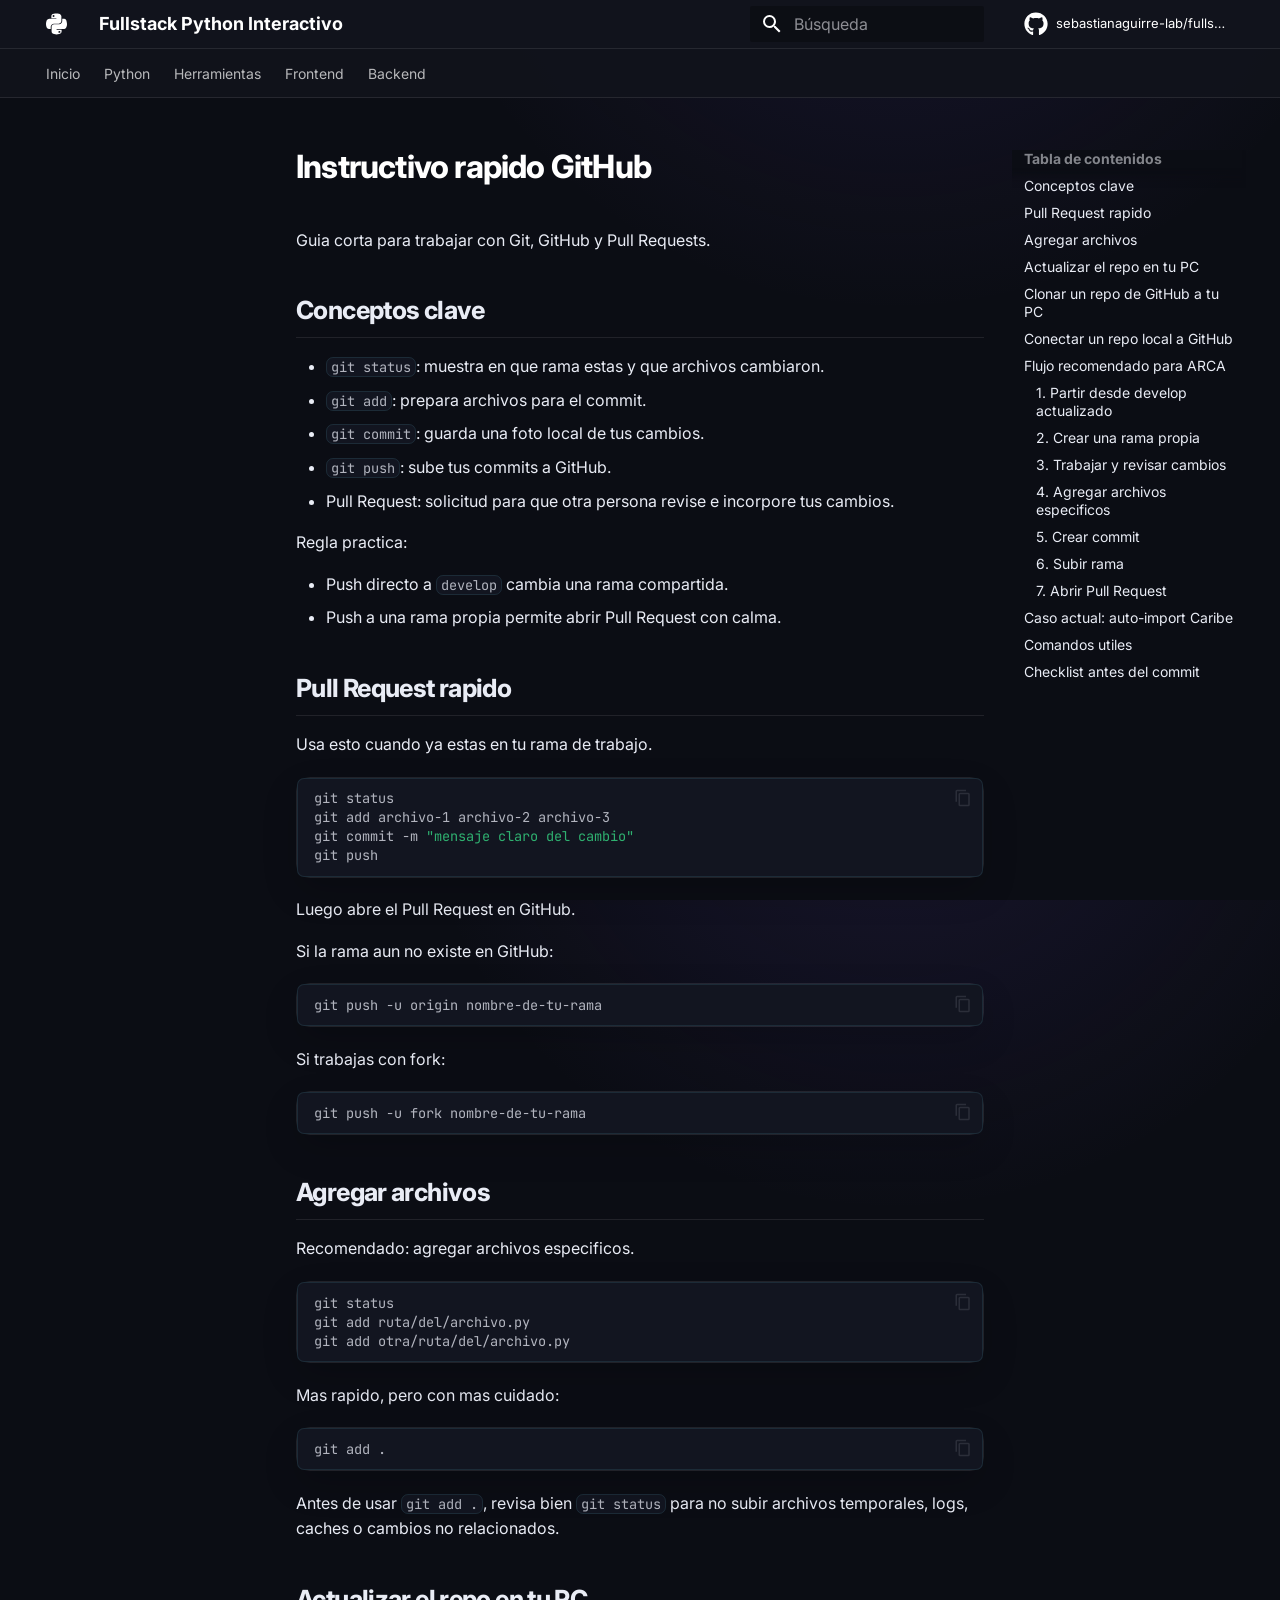
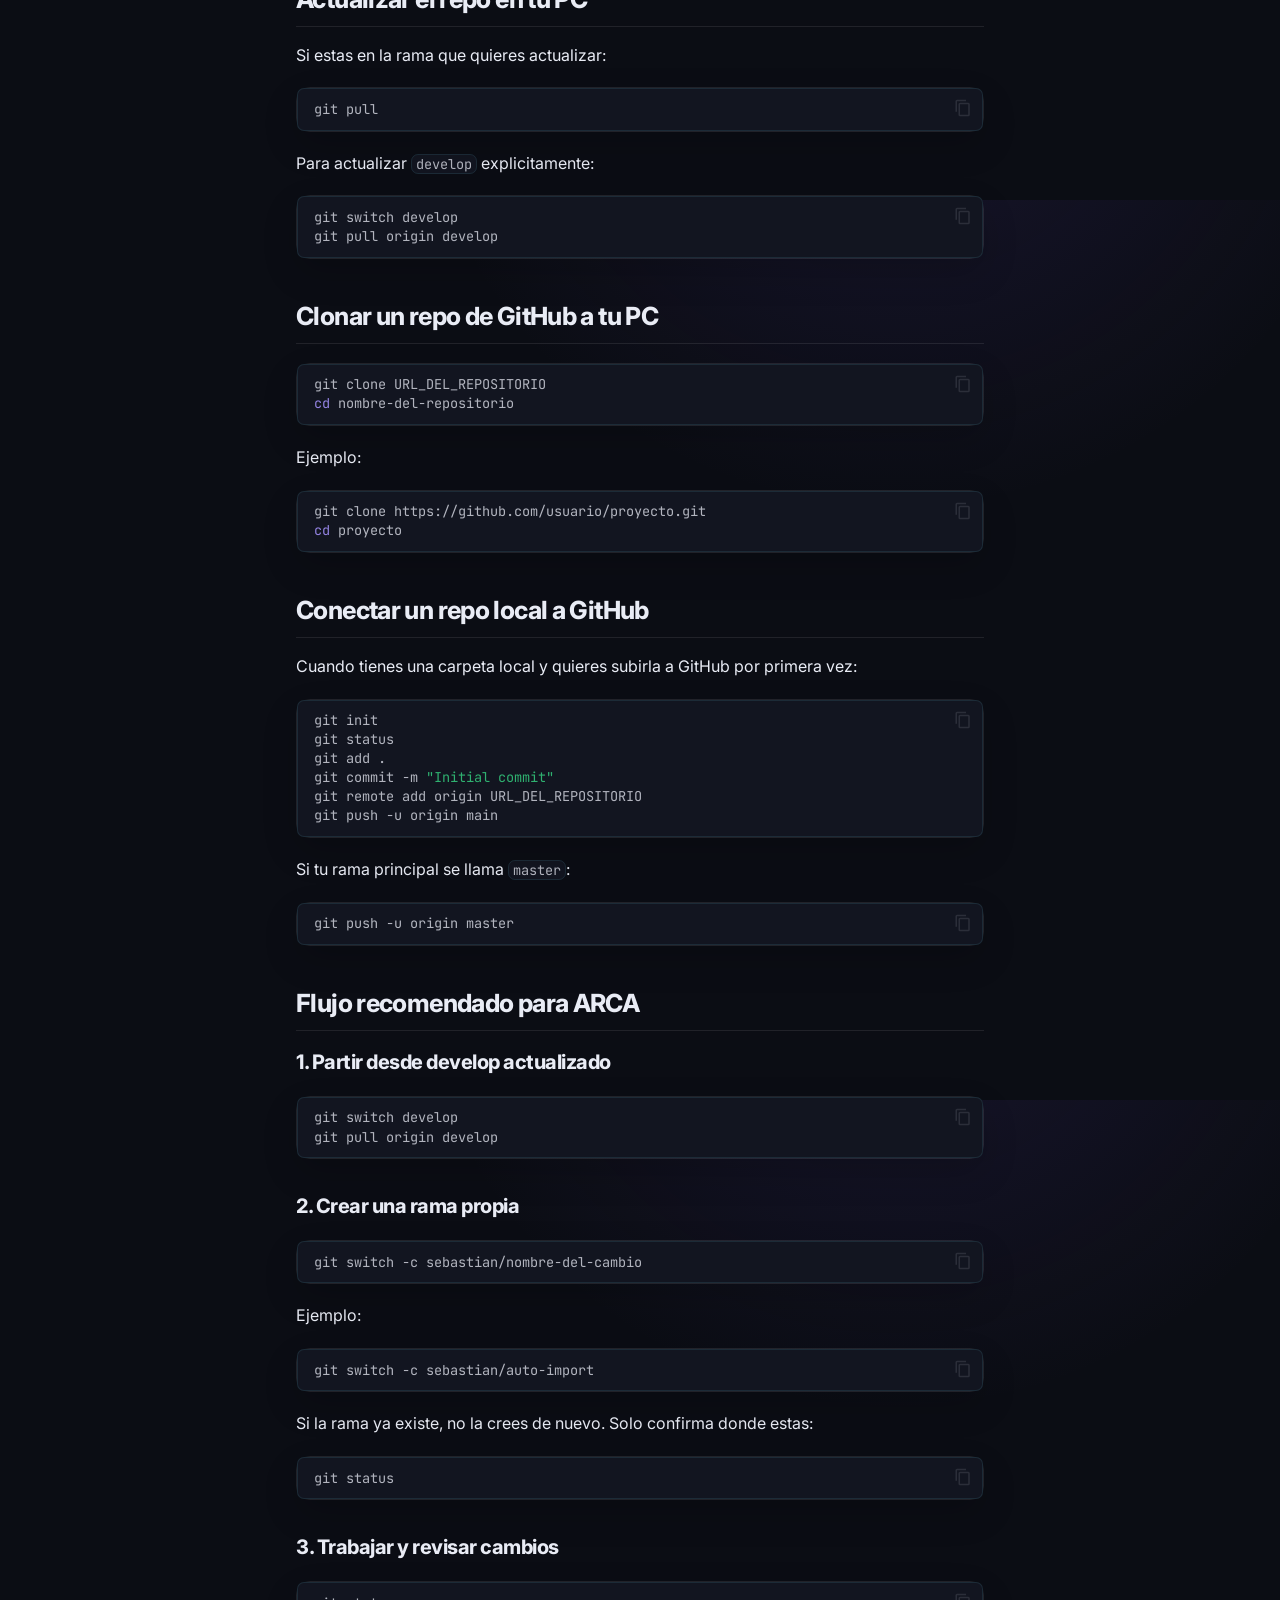
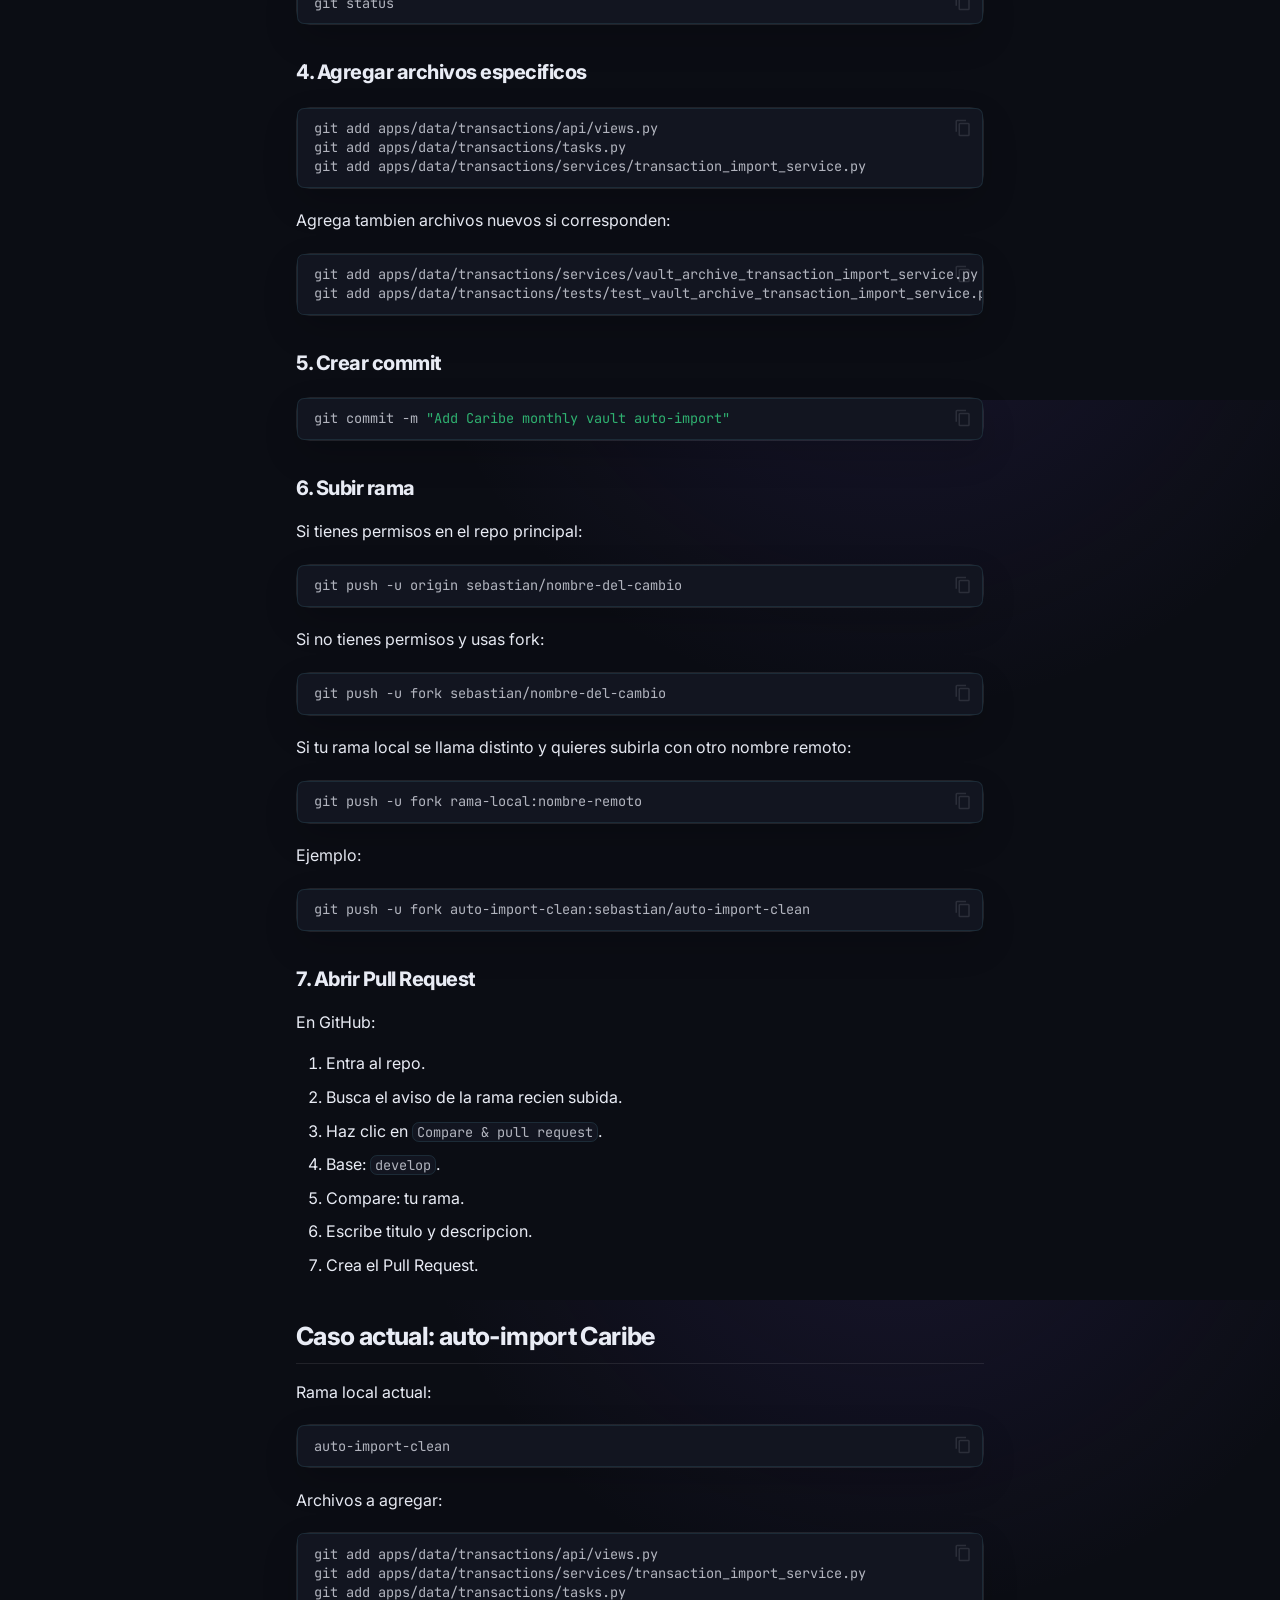
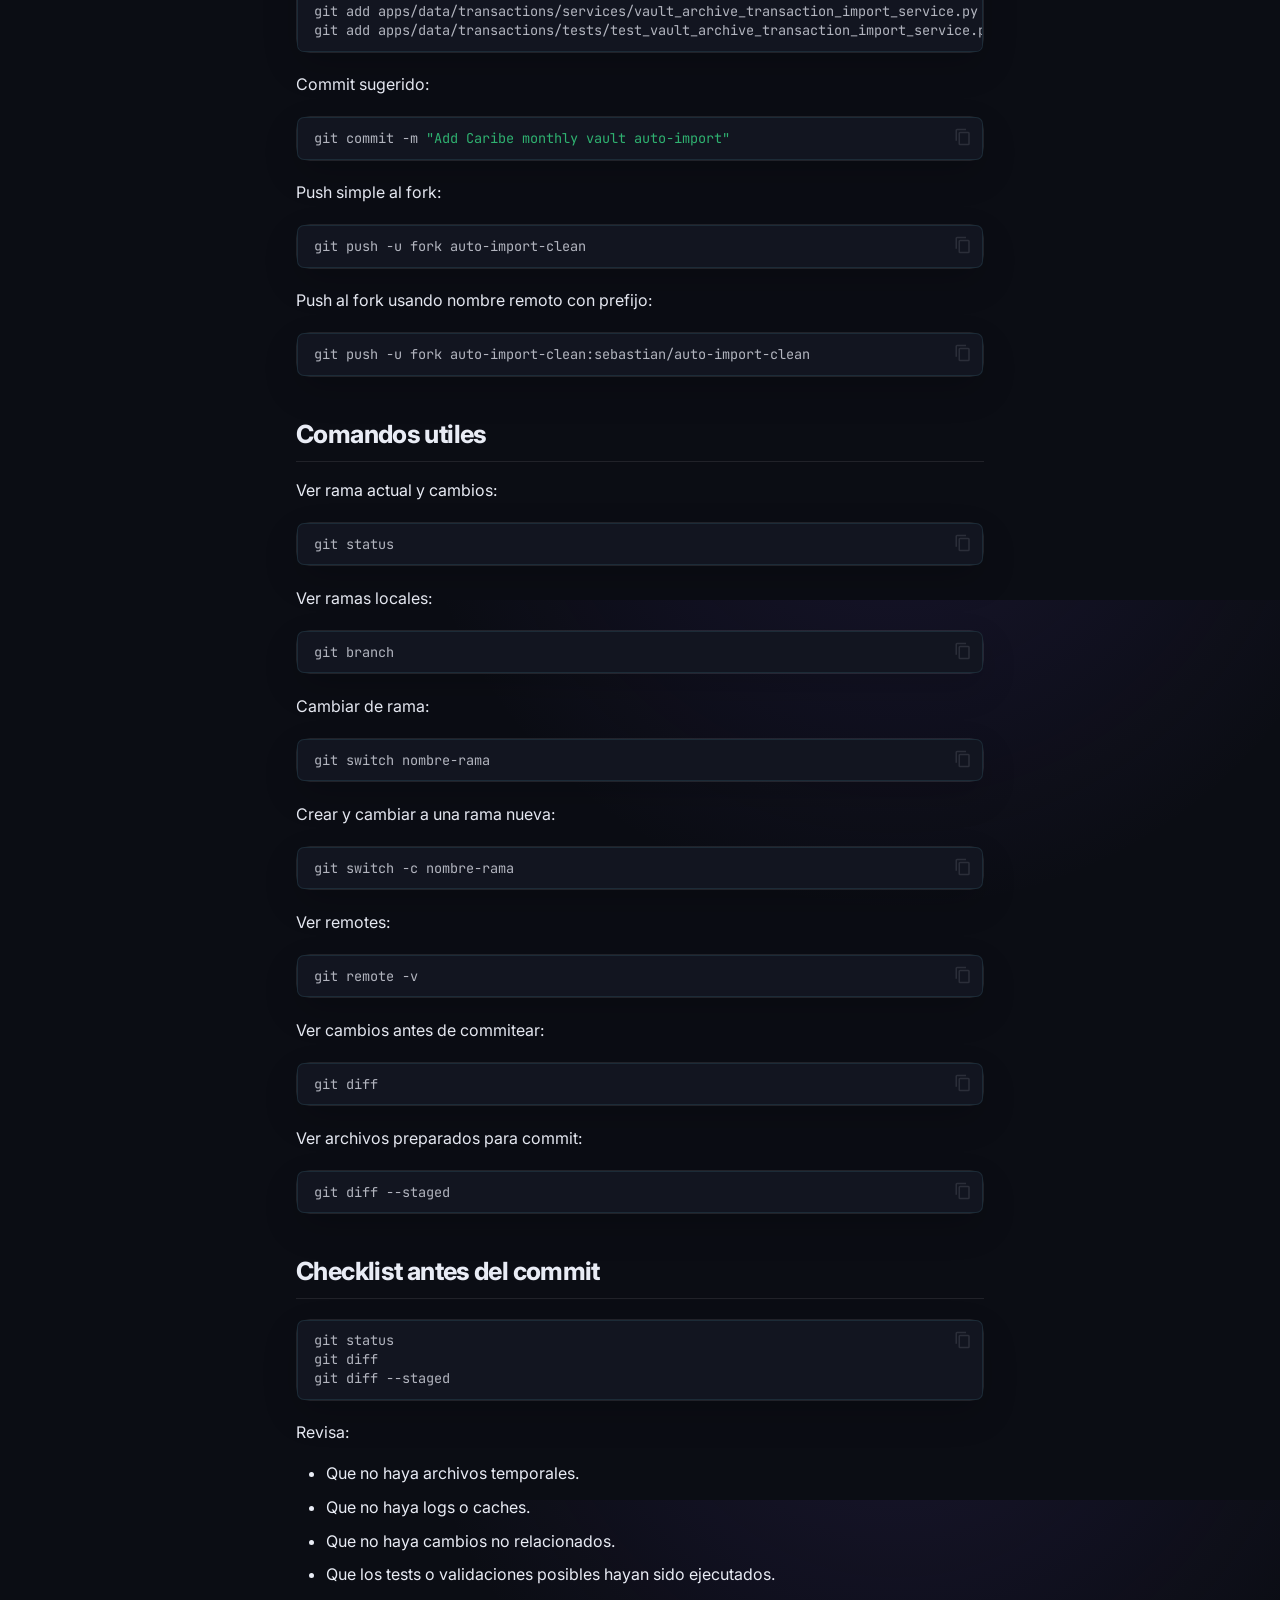
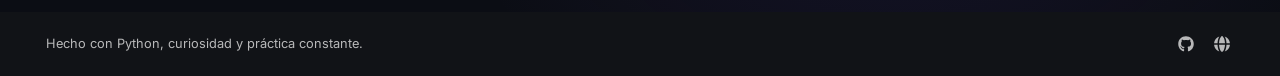
<file: herramientas/borrador_instructivo_GitHub/index.html>
<!doctype html>
<html lang="es" class="no-js">
  <head>
    
      <meta charset="utf-8">
      <meta name="viewport" content="width=device-width,initial-scale=1">
      
        <meta name="description" content="Guía práctica de programación y desarrollo web.">
      
      
        <meta name="author" content="Sebastián Aguirre">
      
      
        <link rel="canonical" href="https://sebastianaguirre-lab.github.io/fullstack-python-interactivo/herramientas/borrador_instructivo_GitHub/">
      
      
      
      
      <link rel="icon" href="../../assets/images/favicon.png">
      <meta name="generator" content="mkdocs-1.6.1, mkdocs-material-9.6.16">
    
    
      
        <title>Instructivo rapido GitHub - Fullstack Python Interactivo</title>
      
    
    
      <link rel="stylesheet" href="../../assets/stylesheets/main.7e37652d.min.css">
      
        
        <link rel="stylesheet" href="../../assets/stylesheets/palette.06af60db.min.css">
      
      


    
    
      
    
    
      
        
        
        <link rel="preconnect" href="https://fonts.gstatic.com" crossorigin>
        <link rel="stylesheet" href="https://fonts.googleapis.com/css?family=Inter:300,300i,400,400i,700,700i%7CJetBrains+Mono:400,400i,700,700i&display=fallback">
        <style>:root{--md-text-font:"Inter";--md-code-font:"JetBrains Mono"}</style>
      
    
    
      <link rel="stylesheet" href="../../assets/stylesheets/extra.css">
    
    <script>__md_scope=new URL("../..",location),__md_hash=e=>[...e].reduce(((e,_)=>(e<<5)-e+_.charCodeAt(0)),0),__md_get=(e,_=localStorage,t=__md_scope)=>JSON.parse(_.getItem(t.pathname+"."+e)),__md_set=(e,_,t=localStorage,a=__md_scope)=>{try{t.setItem(a.pathname+"."+e,JSON.stringify(_))}catch(e){}}</script>
    
      

    
    
    
  </head>
  
  
    
    
    
    
    
    <body dir="ltr" data-md-color-scheme="slate" data-md-color-primary="deep-purple" data-md-color-accent="cyan">
  
    
    <input class="md-toggle" data-md-toggle="drawer" type="checkbox" id="__drawer" autocomplete="off">
    <input class="md-toggle" data-md-toggle="search" type="checkbox" id="__search" autocomplete="off">
    <label class="md-overlay" for="__drawer"></label>
    <div data-md-component="skip">
      
        
        <a href="#instructivo-rapido-github" class="md-skip">
          Saltar a contenido
        </a>
      
    </div>
    <div data-md-component="announce">
      
    </div>
    
    
      

<header class="md-header" data-md-component="header">
  <nav class="md-header__inner md-grid" aria-label="Cabecera">
    <a href="../.." title="Fullstack Python Interactivo" class="md-header__button md-logo" aria-label="Fullstack Python Interactivo" data-md-component="logo">
      
  
  <svg xmlns="http://www.w3.org/2000/svg" viewBox="0 0 448 512"><!--! Font Awesome Free 7.0.0 by @fontawesome - https://fontawesome.com License - https://fontawesome.com/license/free (Icons: CC BY 4.0, Fonts: SIL OFL 1.1, Code: MIT License) Copyright 2025 Fonticons, Inc.--><path fill="currentColor" d="M439.8 200.5c-7.7-30.9-22.3-54.2-53.4-54.2h-40.1v47.4c0 36.8-31.2 67.8-66.8 67.8H172.7c-29.2 0-53.4 25-53.4 54.3v101.8c0 29 25.2 46 53.4 54.3 33.8 9.9 66.3 11.7 106.8 0 26.9-7.8 53.4-23.5 53.4-54.3v-40.7H226.2v-13.6h160.2c31.1 0 42.6-21.7 53.4-54.2 11.2-33.5 10.7-65.7 0-108.6M286.2 444.7a20.4 20.4 0 1 1 0-40.7 20.4 20.4 0 1 1 0 40.7M167.8 248.1h106.8c29.7 0 53.4-24.5 53.4-54.3V91.9c0-29-24.4-50.7-53.4-55.6-35.8-5.9-74.7-5.6-106.8.1-45.2 8-53.4 24.7-53.4 55.6v40.7h106.9v13.6h-147c-31.1 0-58.3 18.7-66.8 54.2-9.8 40.7-10.2 66.1 0 108.6 7.6 31.6 25.7 54.2 56.8 54.2H101v-48.8c0-35.3 30.5-66.4 66.8-66.4m-6.6-183.4a20.4 20.4 0 1 1 0 40.8 20.4 20.4 0 1 1 0-40.8"/></svg>

    </a>
    <label class="md-header__button md-icon" for="__drawer">
      
      <svg xmlns="http://www.w3.org/2000/svg" viewBox="0 0 24 24"><path d="M3 6h18v2H3zm0 5h18v2H3zm0 5h18v2H3z"/></svg>
    </label>
    <div class="md-header__title" data-md-component="header-title">
      <div class="md-header__ellipsis">
        <div class="md-header__topic">
          <span class="md-ellipsis">
            Fullstack Python Interactivo
          </span>
        </div>
        <div class="md-header__topic" data-md-component="header-topic">
          <span class="md-ellipsis">
            
              Instructivo rapido GitHub
            
          </span>
        </div>
      </div>
    </div>
    
      
    
    
    
    
      
      
        <label class="md-header__button md-icon" for="__search">
          
          <svg xmlns="http://www.w3.org/2000/svg" viewBox="0 0 24 24"><path d="M9.5 3A6.5 6.5 0 0 1 16 9.5c0 1.61-.59 3.09-1.56 4.23l.27.27h.79l5 5-1.5 1.5-5-5v-.79l-.27-.27A6.52 6.52 0 0 1 9.5 16 6.5 6.5 0 0 1 3 9.5 6.5 6.5 0 0 1 9.5 3m0 2C7 5 5 7 5 9.5S7 14 9.5 14 14 12 14 9.5 12 5 9.5 5"/></svg>
        </label>
        <div class="md-search" data-md-component="search" role="dialog">
  <label class="md-search__overlay" for="__search"></label>
  <div class="md-search__inner" role="search">
    <form class="md-search__form" name="search">
      <input type="text" class="md-search__input" name="query" aria-label="Búsqueda" placeholder="Búsqueda" autocapitalize="off" autocorrect="off" autocomplete="off" spellcheck="false" data-md-component="search-query" required>
      <label class="md-search__icon md-icon" for="__search">
        
        <svg xmlns="http://www.w3.org/2000/svg" viewBox="0 0 24 24"><path d="M9.5 3A6.5 6.5 0 0 1 16 9.5c0 1.61-.59 3.09-1.56 4.23l.27.27h.79l5 5-1.5 1.5-5-5v-.79l-.27-.27A6.52 6.52 0 0 1 9.5 16 6.5 6.5 0 0 1 3 9.5 6.5 6.5 0 0 1 9.5 3m0 2C7 5 5 7 5 9.5S7 14 9.5 14 14 12 14 9.5 12 5 9.5 5"/></svg>
        
        <svg xmlns="http://www.w3.org/2000/svg" viewBox="0 0 24 24"><path d="M20 11v2H8l5.5 5.5-1.42 1.42L4.16 12l7.92-7.92L13.5 5.5 8 11z"/></svg>
      </label>
      <nav class="md-search__options" aria-label="Buscar">
        
        <button type="reset" class="md-search__icon md-icon" title="Limpiar" aria-label="Limpiar" tabindex="-1">
          
          <svg xmlns="http://www.w3.org/2000/svg" viewBox="0 0 24 24"><path d="M19 6.41 17.59 5 12 10.59 6.41 5 5 6.41 10.59 12 5 17.59 6.41 19 12 13.41 17.59 19 19 17.59 13.41 12z"/></svg>
        </button>
      </nav>
      
        <div class="md-search__suggest" data-md-component="search-suggest"></div>
      
    </form>
    <div class="md-search__output">
      <div class="md-search__scrollwrap" tabindex="0" data-md-scrollfix>
        <div class="md-search-result" data-md-component="search-result">
          <div class="md-search-result__meta">
            Inicializando búsqueda
          </div>
          <ol class="md-search-result__list" role="presentation"></ol>
        </div>
      </div>
    </div>
  </div>
</div>
      
    
    
      <div class="md-header__source">
        <a href="https://github.com/sebastianaguirre-lab/fullstack-python-interactivo" title="Ir al repositorio" class="md-source" data-md-component="source">
  <div class="md-source__icon md-icon">
    
    <svg xmlns="http://www.w3.org/2000/svg" viewBox="0 0 512 512"><!--! Font Awesome Free 7.0.0 by @fontawesome - https://fontawesome.com License - https://fontawesome.com/license/free (Icons: CC BY 4.0, Fonts: SIL OFL 1.1, Code: MIT License) Copyright 2025 Fonticons, Inc.--><path fill="currentColor" d="M173.9 397.4c0 2-2.3 3.6-5.2 3.6-3.3.3-5.6-1.3-5.6-3.6 0-2 2.3-3.6 5.2-3.6 3-.3 5.6 1.3 5.6 3.6m-31.1-4.5c-.7 2 1.3 4.3 4.3 4.9 2.6 1 5.6 0 6.2-2s-1.3-4.3-4.3-5.2c-2.6-.7-5.5.3-6.2 2.3m44.2-1.7c-2.9.7-4.9 2.6-4.6 4.9.3 2 2.9 3.3 5.9 2.6 2.9-.7 4.9-2.6 4.6-4.6-.3-1.9-3-3.2-5.9-2.9M252.8 8C114.1 8 8 113.3 8 252c0 110.9 69.8 205.8 169.5 239.2 12.8 2.3 17.3-5.6 17.3-12.1 0-6.2-.3-40.4-.3-61.4 0 0-70 15-84.7-29.8 0 0-11.4-29.1-27.8-36.6 0 0-22.9-15.7 1.6-15.4 0 0 24.9 2 38.6 25.8 21.9 38.6 58.6 27.5 72.9 20.9 2.3-16 8.8-27.1 16-33.7-55.9-6.2-112.3-14.3-112.3-110.5 0-27.5 7.6-41.3 23.6-58.9-2.6-6.5-11.1-33.3 2.6-67.9 20.9-6.5 69 27 69 27 20-5.6 41.5-8.5 62.8-8.5s42.8 2.9 62.8 8.5c0 0 48.1-33.6 69-27 13.7 34.7 5.2 61.4 2.6 67.9 16 17.7 25.8 31.5 25.8 58.9 0 96.5-58.9 104.2-114.8 110.5 9.2 7.9 17 22.9 17 46.4 0 33.7-.3 75.4-.3 83.6 0 6.5 4.6 14.4 17.3 12.1C436.2 457.8 504 362.9 504 252 504 113.3 391.5 8 252.8 8M105.2 352.9c-1.3 1-1 3.3.7 5.2 1.6 1.6 3.9 2.3 5.2 1 1.3-1 1-3.3-.7-5.2-1.6-1.6-3.9-2.3-5.2-1m-10.8-8.1c-.7 1.3.3 2.9 2.3 3.9 1.6 1 3.6.7 4.3-.7.7-1.3-.3-2.9-2.3-3.9-2-.6-3.6-.3-4.3.7m32.4 35.6c-1.6 1.3-1 4.3 1.3 6.2 2.3 2.3 5.2 2.6 6.5 1 1.3-1.3.7-4.3-1.3-6.2-2.2-2.3-5.2-2.6-6.5-1m-11.4-14.7c-1.6 1-1.6 3.6 0 5.9s4.3 3.3 5.6 2.3c1.6-1.3 1.6-3.9 0-6.2-1.4-2.3-4-3.3-5.6-2"/></svg>
  </div>
  <div class="md-source__repository">
    sebastianaguirre-lab/fullstack-python-interactivo
  </div>
</a>
      </div>
    
  </nav>
  
</header>
    
    <div class="md-container" data-md-component="container">
      
      
        
          
            
<nav class="md-tabs" aria-label="Pestañas" data-md-component="tabs">
  <div class="md-grid">
    <ul class="md-tabs__list">
      
        
  
  
  
  
    <li class="md-tabs__item">
      <a href="../.." class="md-tabs__link">
        
  
  
    
  
  Inicio

      </a>
    </li>
  

      
        
  
  
  
  
    
    
      <li class="md-tabs__item">
        <a href="../../python/" class="md-tabs__link">
          
  
  
  Python

        </a>
      </li>
    
  

      
        
  
  
  
  
    
    
      <li class="md-tabs__item">
        <a href="../git-y-github/" class="md-tabs__link">
          
  
  
  Herramientas

        </a>
      </li>
    
  

      
        
  
  
  
  
    <li class="md-tabs__item">
      <a href="../../frontend/frontend/" class="md-tabs__link">
        
  
  
    
  
  Frontend

      </a>
    </li>
  

      
        
  
  
  
  
    <li class="md-tabs__item">
      <a href="../../backend/" class="md-tabs__link">
        
  
  
    
  
  Backend

      </a>
    </li>
  

      
    </ul>
  </div>
</nav>
          
        
      
      <main class="md-main" data-md-component="main">
        <div class="md-main__inner md-grid">
          
            
              
              <div class="md-sidebar md-sidebar--primary" data-md-component="sidebar" data-md-type="navigation" >
                <div class="md-sidebar__scrollwrap">
                  <div class="md-sidebar__inner">
                    


  


<nav class="md-nav md-nav--primary md-nav--lifted" aria-label="Navegación" data-md-level="0">
  <label class="md-nav__title" for="__drawer">
    <a href="../.." title="Fullstack Python Interactivo" class="md-nav__button md-logo" aria-label="Fullstack Python Interactivo" data-md-component="logo">
      
  
  <svg xmlns="http://www.w3.org/2000/svg" viewBox="0 0 448 512"><!--! Font Awesome Free 7.0.0 by @fontawesome - https://fontawesome.com License - https://fontawesome.com/license/free (Icons: CC BY 4.0, Fonts: SIL OFL 1.1, Code: MIT License) Copyright 2025 Fonticons, Inc.--><path fill="currentColor" d="M439.8 200.5c-7.7-30.9-22.3-54.2-53.4-54.2h-40.1v47.4c0 36.8-31.2 67.8-66.8 67.8H172.7c-29.2 0-53.4 25-53.4 54.3v101.8c0 29 25.2 46 53.4 54.3 33.8 9.9 66.3 11.7 106.8 0 26.9-7.8 53.4-23.5 53.4-54.3v-40.7H226.2v-13.6h160.2c31.1 0 42.6-21.7 53.4-54.2 11.2-33.5 10.7-65.7 0-108.6M286.2 444.7a20.4 20.4 0 1 1 0-40.7 20.4 20.4 0 1 1 0 40.7M167.8 248.1h106.8c29.7 0 53.4-24.5 53.4-54.3V91.9c0-29-24.4-50.7-53.4-55.6-35.8-5.9-74.7-5.6-106.8.1-45.2 8-53.4 24.7-53.4 55.6v40.7h106.9v13.6h-147c-31.1 0-58.3 18.7-66.8 54.2-9.8 40.7-10.2 66.1 0 108.6 7.6 31.6 25.7 54.2 56.8 54.2H101v-48.8c0-35.3 30.5-66.4 66.8-66.4m-6.6-183.4a20.4 20.4 0 1 1 0 40.8 20.4 20.4 0 1 1 0-40.8"/></svg>

    </a>
    Fullstack Python Interactivo
  </label>
  
    <div class="md-nav__source">
      <a href="https://github.com/sebastianaguirre-lab/fullstack-python-interactivo" title="Ir al repositorio" class="md-source" data-md-component="source">
  <div class="md-source__icon md-icon">
    
    <svg xmlns="http://www.w3.org/2000/svg" viewBox="0 0 512 512"><!--! Font Awesome Free 7.0.0 by @fontawesome - https://fontawesome.com License - https://fontawesome.com/license/free (Icons: CC BY 4.0, Fonts: SIL OFL 1.1, Code: MIT License) Copyright 2025 Fonticons, Inc.--><path fill="currentColor" d="M173.9 397.4c0 2-2.3 3.6-5.2 3.6-3.3.3-5.6-1.3-5.6-3.6 0-2 2.3-3.6 5.2-3.6 3-.3 5.6 1.3 5.6 3.6m-31.1-4.5c-.7 2 1.3 4.3 4.3 4.9 2.6 1 5.6 0 6.2-2s-1.3-4.3-4.3-5.2c-2.6-.7-5.5.3-6.2 2.3m44.2-1.7c-2.9.7-4.9 2.6-4.6 4.9.3 2 2.9 3.3 5.9 2.6 2.9-.7 4.9-2.6 4.6-4.6-.3-1.9-3-3.2-5.9-2.9M252.8 8C114.1 8 8 113.3 8 252c0 110.9 69.8 205.8 169.5 239.2 12.8 2.3 17.3-5.6 17.3-12.1 0-6.2-.3-40.4-.3-61.4 0 0-70 15-84.7-29.8 0 0-11.4-29.1-27.8-36.6 0 0-22.9-15.7 1.6-15.4 0 0 24.9 2 38.6 25.8 21.9 38.6 58.6 27.5 72.9 20.9 2.3-16 8.8-27.1 16-33.7-55.9-6.2-112.3-14.3-112.3-110.5 0-27.5 7.6-41.3 23.6-58.9-2.6-6.5-11.1-33.3 2.6-67.9 20.9-6.5 69 27 69 27 20-5.6 41.5-8.5 62.8-8.5s42.8 2.9 62.8 8.5c0 0 48.1-33.6 69-27 13.7 34.7 5.2 61.4 2.6 67.9 16 17.7 25.8 31.5 25.8 58.9 0 96.5-58.9 104.2-114.8 110.5 9.2 7.9 17 22.9 17 46.4 0 33.7-.3 75.4-.3 83.6 0 6.5 4.6 14.4 17.3 12.1C436.2 457.8 504 362.9 504 252 504 113.3 391.5 8 252.8 8M105.2 352.9c-1.3 1-1 3.3.7 5.2 1.6 1.6 3.9 2.3 5.2 1 1.3-1 1-3.3-.7-5.2-1.6-1.6-3.9-2.3-5.2-1m-10.8-8.1c-.7 1.3.3 2.9 2.3 3.9 1.6 1 3.6.7 4.3-.7.7-1.3-.3-2.9-2.3-3.9-2-.6-3.6-.3-4.3.7m32.4 35.6c-1.6 1.3-1 4.3 1.3 6.2 2.3 2.3 5.2 2.6 6.5 1 1.3-1.3.7-4.3-1.3-6.2-2.2-2.3-5.2-2.6-6.5-1m-11.4-14.7c-1.6 1-1.6 3.6 0 5.9s4.3 3.3 5.6 2.3c1.6-1.3 1.6-3.9 0-6.2-1.4-2.3-4-3.3-5.6-2"/></svg>
  </div>
  <div class="md-source__repository">
    sebastianaguirre-lab/fullstack-python-interactivo
  </div>
</a>
    </div>
  
  <ul class="md-nav__list" data-md-scrollfix>
    
      
      
  
  
  
  
    <li class="md-nav__item">
      <a href="../.." class="md-nav__link">
        
  
  
  <span class="md-ellipsis">
    Inicio
    
  </span>
  

      </a>
    </li>
  

    
      
      
  
  
  
  
    
    
    
    
      
      
        
      
    
    
    <li class="md-nav__item md-nav__item--nested">
      
        
        
        <input class="md-nav__toggle md-toggle " type="checkbox" id="__nav_2" >
        
          
          <label class="md-nav__link" for="__nav_2" id="__nav_2_label" tabindex="0">
            
  
  
  <span class="md-ellipsis">
    Python
    
  </span>
  

            <span class="md-nav__icon md-icon"></span>
          </label>
        
        <nav class="md-nav" data-md-level="1" aria-labelledby="__nav_2_label" aria-expanded="false">
          <label class="md-nav__title" for="__nav_2">
            <span class="md-nav__icon md-icon"></span>
            Python
          </label>
          <ul class="md-nav__list" data-md-scrollfix>
            
              
                
  
  
  
  
    <li class="md-nav__item">
      <a href="../../python/" class="md-nav__link">
        
  
  
  <span class="md-ellipsis">
    Índice
    
  </span>
  

      </a>
    </li>
  

              
            
              
                
  
  
  
  
    <li class="md-nav__item">
      <a href="../../python/python-basicos/" class="md-nav__link">
        
  
  
  <span class="md-ellipsis">
    Python básico
    
  </span>
  

      </a>
    </li>
  

              
            
              
                
  
  
  
  
    <li class="md-nav__item">
      <a href="../../python/python-avanzados/" class="md-nav__link">
        
  
  
  <span class="md-ellipsis">
    Python avanzado
    
  </span>
  

      </a>
    </li>
  

              
            
          </ul>
        </nav>
      
    </li>
  

    
      
      
  
  
  
  
    
    
    
    
      
      
        
      
    
    
    <li class="md-nav__item md-nav__item--nested">
      
        
        
        <input class="md-nav__toggle md-toggle " type="checkbox" id="__nav_3" >
        
          
          <label class="md-nav__link" for="__nav_3" id="__nav_3_label" tabindex="0">
            
  
  
  <span class="md-ellipsis">
    Herramientas
    
  </span>
  

            <span class="md-nav__icon md-icon"></span>
          </label>
        
        <nav class="md-nav" data-md-level="1" aria-labelledby="__nav_3_label" aria-expanded="false">
          <label class="md-nav__title" for="__nav_3">
            <span class="md-nav__icon md-icon"></span>
            Herramientas
          </label>
          <ul class="md-nav__list" data-md-scrollfix>
            
              
                
  
  
  
  
    <li class="md-nav__item">
      <a href="../git-y-github/" class="md-nav__link">
        
  
  
  <span class="md-ellipsis">
    Git y GitHub
    
  </span>
  

      </a>
    </li>
  

              
            
          </ul>
        </nav>
      
    </li>
  

    
      
      
  
  
  
  
    <li class="md-nav__item">
      <a href="../../frontend/frontend/" class="md-nav__link">
        
  
  
  <span class="md-ellipsis">
    Frontend
    
  </span>
  

      </a>
    </li>
  

    
      
      
  
  
  
  
    <li class="md-nav__item">
      <a href="../../backend/" class="md-nav__link">
        
  
  
  <span class="md-ellipsis">
    Backend
    
  </span>
  

      </a>
    </li>
  

    
  </ul>
</nav>
                  </div>
                </div>
              </div>
            
            
              
              <div class="md-sidebar md-sidebar--secondary" data-md-component="sidebar" data-md-type="toc" >
                <div class="md-sidebar__scrollwrap">
                  <div class="md-sidebar__inner">
                    

<nav class="md-nav md-nav--secondary" aria-label="Tabla de contenidos">
  
  
  
    
  
  
    <label class="md-nav__title" for="__toc">
      <span class="md-nav__icon md-icon"></span>
      Tabla de contenidos
    </label>
    <ul class="md-nav__list" data-md-component="toc" data-md-scrollfix>
      
        <li class="md-nav__item">
  <a href="#conceptos-clave" class="md-nav__link">
    <span class="md-ellipsis">
      Conceptos clave
    </span>
  </a>
  
</li>
      
        <li class="md-nav__item">
  <a href="#pull-request-rapido" class="md-nav__link">
    <span class="md-ellipsis">
      Pull Request rapido
    </span>
  </a>
  
</li>
      
        <li class="md-nav__item">
  <a href="#agregar-archivos" class="md-nav__link">
    <span class="md-ellipsis">
      Agregar archivos
    </span>
  </a>
  
</li>
      
        <li class="md-nav__item">
  <a href="#actualizar-el-repo-en-tu-pc" class="md-nav__link">
    <span class="md-ellipsis">
      Actualizar el repo en tu PC
    </span>
  </a>
  
</li>
      
        <li class="md-nav__item">
  <a href="#clonar-un-repo-de-github-a-tu-pc" class="md-nav__link">
    <span class="md-ellipsis">
      Clonar un repo de GitHub a tu PC
    </span>
  </a>
  
</li>
      
        <li class="md-nav__item">
  <a href="#conectar-un-repo-local-a-github" class="md-nav__link">
    <span class="md-ellipsis">
      Conectar un repo local a GitHub
    </span>
  </a>
  
</li>
      
        <li class="md-nav__item">
  <a href="#flujo-recomendado-para-arca" class="md-nav__link">
    <span class="md-ellipsis">
      Flujo recomendado para ARCA
    </span>
  </a>
  
    <nav class="md-nav" aria-label="Flujo recomendado para ARCA">
      <ul class="md-nav__list">
        
          <li class="md-nav__item">
  <a href="#1-partir-desde-develop-actualizado" class="md-nav__link">
    <span class="md-ellipsis">
      1. Partir desde develop actualizado
    </span>
  </a>
  
</li>
        
          <li class="md-nav__item">
  <a href="#2-crear-una-rama-propia" class="md-nav__link">
    <span class="md-ellipsis">
      2. Crear una rama propia
    </span>
  </a>
  
</li>
        
          <li class="md-nav__item">
  <a href="#3-trabajar-y-revisar-cambios" class="md-nav__link">
    <span class="md-ellipsis">
      3. Trabajar y revisar cambios
    </span>
  </a>
  
</li>
        
          <li class="md-nav__item">
  <a href="#4-agregar-archivos-especificos" class="md-nav__link">
    <span class="md-ellipsis">
      4. Agregar archivos especificos
    </span>
  </a>
  
</li>
        
          <li class="md-nav__item">
  <a href="#5-crear-commit" class="md-nav__link">
    <span class="md-ellipsis">
      5. Crear commit
    </span>
  </a>
  
</li>
        
          <li class="md-nav__item">
  <a href="#6-subir-rama" class="md-nav__link">
    <span class="md-ellipsis">
      6. Subir rama
    </span>
  </a>
  
</li>
        
          <li class="md-nav__item">
  <a href="#7-abrir-pull-request" class="md-nav__link">
    <span class="md-ellipsis">
      7. Abrir Pull Request
    </span>
  </a>
  
</li>
        
      </ul>
    </nav>
  
</li>
      
        <li class="md-nav__item">
  <a href="#caso-actual-auto-import-caribe" class="md-nav__link">
    <span class="md-ellipsis">
      Caso actual: auto-import Caribe
    </span>
  </a>
  
</li>
      
        <li class="md-nav__item">
  <a href="#comandos-utiles" class="md-nav__link">
    <span class="md-ellipsis">
      Comandos utiles
    </span>
  </a>
  
</li>
      
        <li class="md-nav__item">
  <a href="#checklist-antes-del-commit" class="md-nav__link">
    <span class="md-ellipsis">
      Checklist antes del commit
    </span>
  </a>
  
</li>
      
    </ul>
  
</nav>
                  </div>
                </div>
              </div>
            
          
          
            <div class="md-content" data-md-component="content">
              <article class="md-content__inner md-typeset">
                
                  


  
  


<h1 id="instructivo-rapido-github">Instructivo rapido GitHub<a class="headerlink" href="#instructivo-rapido-github" title="Permanent link">&para;</a></h1>
<p>Guia corta para trabajar con Git, GitHub y Pull Requests.</p>
<h2 id="conceptos-clave">Conceptos clave<a class="headerlink" href="#conceptos-clave" title="Permanent link">&para;</a></h2>
<ul>
<li><code>git status</code>: muestra en que rama estas y que archivos cambiaron.</li>
<li><code>git add</code>: prepara archivos para el commit.</li>
<li><code>git commit</code>: guarda una foto local de tus cambios.</li>
<li><code>git push</code>: sube tus commits a GitHub.</li>
<li>Pull Request: solicitud para que otra persona revise e incorpore tus cambios.</li>
</ul>
<p>Regla practica:</p>
<ul>
<li>Push directo a <code>develop</code> cambia una rama compartida.</li>
<li>Push a una rama propia permite abrir Pull Request con calma.</li>
</ul>
<h2 id="pull-request-rapido">Pull Request rapido<a class="headerlink" href="#pull-request-rapido" title="Permanent link">&para;</a></h2>
<p>Usa esto cuando ya estas en tu rama de trabajo.</p>
<div class="language-bash highlight"><pre><span></span><code><span id="__span-0-1"><a id="__codelineno-0-1" name="__codelineno-0-1" href="#__codelineno-0-1"></a>git<span class="w"> </span>status
</span><span id="__span-0-2"><a id="__codelineno-0-2" name="__codelineno-0-2" href="#__codelineno-0-2"></a>git<span class="w"> </span>add<span class="w"> </span>archivo-1<span class="w"> </span>archivo-2<span class="w"> </span>archivo-3
</span><span id="__span-0-3"><a id="__codelineno-0-3" name="__codelineno-0-3" href="#__codelineno-0-3"></a>git<span class="w"> </span>commit<span class="w"> </span>-m<span class="w"> </span><span class="s2">&quot;mensaje claro del cambio&quot;</span>
</span><span id="__span-0-4"><a id="__codelineno-0-4" name="__codelineno-0-4" href="#__codelineno-0-4"></a>git<span class="w"> </span>push
</span></code></pre></div>
<p>Luego abre el Pull Request en GitHub.</p>
<p>Si la rama aun no existe en GitHub:</p>
<div class="language-bash highlight"><pre><span></span><code><span id="__span-1-1"><a id="__codelineno-1-1" name="__codelineno-1-1" href="#__codelineno-1-1"></a>git<span class="w"> </span>push<span class="w"> </span>-u<span class="w"> </span>origin<span class="w"> </span>nombre-de-tu-rama
</span></code></pre></div>
<p>Si trabajas con fork:</p>
<div class="language-bash highlight"><pre><span></span><code><span id="__span-2-1"><a id="__codelineno-2-1" name="__codelineno-2-1" href="#__codelineno-2-1"></a>git<span class="w"> </span>push<span class="w"> </span>-u<span class="w"> </span>fork<span class="w"> </span>nombre-de-tu-rama
</span></code></pre></div>
<h2 id="agregar-archivos">Agregar archivos<a class="headerlink" href="#agregar-archivos" title="Permanent link">&para;</a></h2>
<p>Recomendado: agregar archivos especificos.</p>
<div class="language-bash highlight"><pre><span></span><code><span id="__span-3-1"><a id="__codelineno-3-1" name="__codelineno-3-1" href="#__codelineno-3-1"></a>git<span class="w"> </span>status
</span><span id="__span-3-2"><a id="__codelineno-3-2" name="__codelineno-3-2" href="#__codelineno-3-2"></a>git<span class="w"> </span>add<span class="w"> </span>ruta/del/archivo.py
</span><span id="__span-3-3"><a id="__codelineno-3-3" name="__codelineno-3-3" href="#__codelineno-3-3"></a>git<span class="w"> </span>add<span class="w"> </span>otra/ruta/del/archivo.py
</span></code></pre></div>
<p>Mas rapido, pero con mas cuidado:</p>
<div class="language-bash highlight"><pre><span></span><code><span id="__span-4-1"><a id="__codelineno-4-1" name="__codelineno-4-1" href="#__codelineno-4-1"></a>git<span class="w"> </span>add<span class="w"> </span>.
</span></code></pre></div>
<p>Antes de usar <code>git add .</code>, revisa bien <code>git status</code> para no subir archivos temporales, logs, caches o cambios no relacionados.</p>
<h2 id="actualizar-el-repo-en-tu-pc">Actualizar el repo en tu PC<a class="headerlink" href="#actualizar-el-repo-en-tu-pc" title="Permanent link">&para;</a></h2>
<p>Si estas en la rama que quieres actualizar:</p>
<div class="language-bash highlight"><pre><span></span><code><span id="__span-5-1"><a id="__codelineno-5-1" name="__codelineno-5-1" href="#__codelineno-5-1"></a>git<span class="w"> </span>pull
</span></code></pre></div>
<p>Para actualizar <code>develop</code> explicitamente:</p>
<div class="language-bash highlight"><pre><span></span><code><span id="__span-6-1"><a id="__codelineno-6-1" name="__codelineno-6-1" href="#__codelineno-6-1"></a>git<span class="w"> </span>switch<span class="w"> </span>develop
</span><span id="__span-6-2"><a id="__codelineno-6-2" name="__codelineno-6-2" href="#__codelineno-6-2"></a>git<span class="w"> </span>pull<span class="w"> </span>origin<span class="w"> </span>develop
</span></code></pre></div>
<h2 id="clonar-un-repo-de-github-a-tu-pc">Clonar un repo de GitHub a tu PC<a class="headerlink" href="#clonar-un-repo-de-github-a-tu-pc" title="Permanent link">&para;</a></h2>
<div class="language-bash highlight"><pre><span></span><code><span id="__span-7-1"><a id="__codelineno-7-1" name="__codelineno-7-1" href="#__codelineno-7-1"></a>git<span class="w"> </span>clone<span class="w"> </span>URL_DEL_REPOSITORIO
</span><span id="__span-7-2"><a id="__codelineno-7-2" name="__codelineno-7-2" href="#__codelineno-7-2"></a><span class="nb">cd</span><span class="w"> </span>nombre-del-repositorio
</span></code></pre></div>
<p>Ejemplo:</p>
<div class="language-bash highlight"><pre><span></span><code><span id="__span-8-1"><a id="__codelineno-8-1" name="__codelineno-8-1" href="#__codelineno-8-1"></a>git<span class="w"> </span>clone<span class="w"> </span>https://github.com/usuario/proyecto.git
</span><span id="__span-8-2"><a id="__codelineno-8-2" name="__codelineno-8-2" href="#__codelineno-8-2"></a><span class="nb">cd</span><span class="w"> </span>proyecto
</span></code></pre></div>
<h2 id="conectar-un-repo-local-a-github">Conectar un repo local a GitHub<a class="headerlink" href="#conectar-un-repo-local-a-github" title="Permanent link">&para;</a></h2>
<p>Cuando tienes una carpeta local y quieres subirla a GitHub por primera vez:</p>
<div class="language-bash highlight"><pre><span></span><code><span id="__span-9-1"><a id="__codelineno-9-1" name="__codelineno-9-1" href="#__codelineno-9-1"></a>git<span class="w"> </span>init
</span><span id="__span-9-2"><a id="__codelineno-9-2" name="__codelineno-9-2" href="#__codelineno-9-2"></a>git<span class="w"> </span>status
</span><span id="__span-9-3"><a id="__codelineno-9-3" name="__codelineno-9-3" href="#__codelineno-9-3"></a>git<span class="w"> </span>add<span class="w"> </span>.
</span><span id="__span-9-4"><a id="__codelineno-9-4" name="__codelineno-9-4" href="#__codelineno-9-4"></a>git<span class="w"> </span>commit<span class="w"> </span>-m<span class="w"> </span><span class="s2">&quot;Initial commit&quot;</span>
</span><span id="__span-9-5"><a id="__codelineno-9-5" name="__codelineno-9-5" href="#__codelineno-9-5"></a>git<span class="w"> </span>remote<span class="w"> </span>add<span class="w"> </span>origin<span class="w"> </span>URL_DEL_REPOSITORIO
</span><span id="__span-9-6"><a id="__codelineno-9-6" name="__codelineno-9-6" href="#__codelineno-9-6"></a>git<span class="w"> </span>push<span class="w"> </span>-u<span class="w"> </span>origin<span class="w"> </span>main
</span></code></pre></div>
<p>Si tu rama principal se llama <code>master</code>:</p>
<div class="language-bash highlight"><pre><span></span><code><span id="__span-10-1"><a id="__codelineno-10-1" name="__codelineno-10-1" href="#__codelineno-10-1"></a>git<span class="w"> </span>push<span class="w"> </span>-u<span class="w"> </span>origin<span class="w"> </span>master
</span></code></pre></div>
<h2 id="flujo-recomendado-para-arca">Flujo recomendado para ARCA<a class="headerlink" href="#flujo-recomendado-para-arca" title="Permanent link">&para;</a></h2>
<h3 id="1-partir-desde-develop-actualizado">1. Partir desde develop actualizado<a class="headerlink" href="#1-partir-desde-develop-actualizado" title="Permanent link">&para;</a></h3>
<div class="language-bash highlight"><pre><span></span><code><span id="__span-11-1"><a id="__codelineno-11-1" name="__codelineno-11-1" href="#__codelineno-11-1"></a>git<span class="w"> </span>switch<span class="w"> </span>develop
</span><span id="__span-11-2"><a id="__codelineno-11-2" name="__codelineno-11-2" href="#__codelineno-11-2"></a>git<span class="w"> </span>pull<span class="w"> </span>origin<span class="w"> </span>develop
</span></code></pre></div>
<h3 id="2-crear-una-rama-propia">2. Crear una rama propia<a class="headerlink" href="#2-crear-una-rama-propia" title="Permanent link">&para;</a></h3>
<div class="language-bash highlight"><pre><span></span><code><span id="__span-12-1"><a id="__codelineno-12-1" name="__codelineno-12-1" href="#__codelineno-12-1"></a>git<span class="w"> </span>switch<span class="w"> </span>-c<span class="w"> </span>sebastian/nombre-del-cambio
</span></code></pre></div>
<p>Ejemplo:</p>
<div class="language-bash highlight"><pre><span></span><code><span id="__span-13-1"><a id="__codelineno-13-1" name="__codelineno-13-1" href="#__codelineno-13-1"></a>git<span class="w"> </span>switch<span class="w"> </span>-c<span class="w"> </span>sebastian/auto-import
</span></code></pre></div>
<p>Si la rama ya existe, no la crees de nuevo. Solo confirma donde estas:</p>
<div class="language-bash highlight"><pre><span></span><code><span id="__span-14-1"><a id="__codelineno-14-1" name="__codelineno-14-1" href="#__codelineno-14-1"></a>git<span class="w"> </span>status
</span></code></pre></div>
<h3 id="3-trabajar-y-revisar-cambios">3. Trabajar y revisar cambios<a class="headerlink" href="#3-trabajar-y-revisar-cambios" title="Permanent link">&para;</a></h3>
<div class="language-bash highlight"><pre><span></span><code><span id="__span-15-1"><a id="__codelineno-15-1" name="__codelineno-15-1" href="#__codelineno-15-1"></a>git<span class="w"> </span>status
</span></code></pre></div>
<h3 id="4-agregar-archivos-especificos">4. Agregar archivos especificos<a class="headerlink" href="#4-agregar-archivos-especificos" title="Permanent link">&para;</a></h3>
<div class="language-bash highlight"><pre><span></span><code><span id="__span-16-1"><a id="__codelineno-16-1" name="__codelineno-16-1" href="#__codelineno-16-1"></a>git<span class="w"> </span>add<span class="w"> </span>apps/data/transactions/api/views.py
</span><span id="__span-16-2"><a id="__codelineno-16-2" name="__codelineno-16-2" href="#__codelineno-16-2"></a>git<span class="w"> </span>add<span class="w"> </span>apps/data/transactions/tasks.py
</span><span id="__span-16-3"><a id="__codelineno-16-3" name="__codelineno-16-3" href="#__codelineno-16-3"></a>git<span class="w"> </span>add<span class="w"> </span>apps/data/transactions/services/transaction_import_service.py
</span></code></pre></div>
<p>Agrega tambien archivos nuevos si corresponden:</p>
<div class="language-bash highlight"><pre><span></span><code><span id="__span-17-1"><a id="__codelineno-17-1" name="__codelineno-17-1" href="#__codelineno-17-1"></a>git<span class="w"> </span>add<span class="w"> </span>apps/data/transactions/services/vault_archive_transaction_import_service.py
</span><span id="__span-17-2"><a id="__codelineno-17-2" name="__codelineno-17-2" href="#__codelineno-17-2"></a>git<span class="w"> </span>add<span class="w"> </span>apps/data/transactions/tests/test_vault_archive_transaction_import_service.py
</span></code></pre></div>
<h3 id="5-crear-commit">5. Crear commit<a class="headerlink" href="#5-crear-commit" title="Permanent link">&para;</a></h3>
<div class="language-bash highlight"><pre><span></span><code><span id="__span-18-1"><a id="__codelineno-18-1" name="__codelineno-18-1" href="#__codelineno-18-1"></a>git<span class="w"> </span>commit<span class="w"> </span>-m<span class="w"> </span><span class="s2">&quot;Add Caribe monthly vault auto-import&quot;</span>
</span></code></pre></div>
<h3 id="6-subir-rama">6. Subir rama<a class="headerlink" href="#6-subir-rama" title="Permanent link">&para;</a></h3>
<p>Si tienes permisos en el repo principal:</p>
<div class="language-bash highlight"><pre><span></span><code><span id="__span-19-1"><a id="__codelineno-19-1" name="__codelineno-19-1" href="#__codelineno-19-1"></a>git<span class="w"> </span>push<span class="w"> </span>-u<span class="w"> </span>origin<span class="w"> </span>sebastian/nombre-del-cambio
</span></code></pre></div>
<p>Si no tienes permisos y usas fork:</p>
<div class="language-bash highlight"><pre><span></span><code><span id="__span-20-1"><a id="__codelineno-20-1" name="__codelineno-20-1" href="#__codelineno-20-1"></a>git<span class="w"> </span>push<span class="w"> </span>-u<span class="w"> </span>fork<span class="w"> </span>sebastian/nombre-del-cambio
</span></code></pre></div>
<p>Si tu rama local se llama distinto y quieres subirla con otro nombre remoto:</p>
<div class="language-bash highlight"><pre><span></span><code><span id="__span-21-1"><a id="__codelineno-21-1" name="__codelineno-21-1" href="#__codelineno-21-1"></a>git<span class="w"> </span>push<span class="w"> </span>-u<span class="w"> </span>fork<span class="w"> </span>rama-local:nombre-remoto
</span></code></pre></div>
<p>Ejemplo:</p>
<div class="language-bash highlight"><pre><span></span><code><span id="__span-22-1"><a id="__codelineno-22-1" name="__codelineno-22-1" href="#__codelineno-22-1"></a>git<span class="w"> </span>push<span class="w"> </span>-u<span class="w"> </span>fork<span class="w"> </span>auto-import-clean:sebastian/auto-import-clean
</span></code></pre></div>
<h3 id="7-abrir-pull-request">7. Abrir Pull Request<a class="headerlink" href="#7-abrir-pull-request" title="Permanent link">&para;</a></h3>
<p>En GitHub:</p>
<ol>
<li>Entra al repo.</li>
<li>Busca el aviso de la rama recien subida.</li>
<li>Haz clic en <code>Compare &amp; pull request</code>.</li>
<li>Base: <code>develop</code>.</li>
<li>Compare: tu rama.</li>
<li>Escribe titulo y descripcion.</li>
<li>Crea el Pull Request.</li>
</ol>
<h2 id="caso-actual-auto-import-caribe">Caso actual: auto-import Caribe<a class="headerlink" href="#caso-actual-auto-import-caribe" title="Permanent link">&para;</a></h2>
<p>Rama local actual:</p>
<div class="language-bash highlight"><pre><span></span><code><span id="__span-23-1"><a id="__codelineno-23-1" name="__codelineno-23-1" href="#__codelineno-23-1"></a>auto-import-clean
</span></code></pre></div>
<p>Archivos a agregar:</p>
<div class="language-bash highlight"><pre><span></span><code><span id="__span-24-1"><a id="__codelineno-24-1" name="__codelineno-24-1" href="#__codelineno-24-1"></a>git<span class="w"> </span>add<span class="w"> </span>apps/data/transactions/api/views.py
</span><span id="__span-24-2"><a id="__codelineno-24-2" name="__codelineno-24-2" href="#__codelineno-24-2"></a>git<span class="w"> </span>add<span class="w"> </span>apps/data/transactions/services/transaction_import_service.py
</span><span id="__span-24-3"><a id="__codelineno-24-3" name="__codelineno-24-3" href="#__codelineno-24-3"></a>git<span class="w"> </span>add<span class="w"> </span>apps/data/transactions/tasks.py
</span><span id="__span-24-4"><a id="__codelineno-24-4" name="__codelineno-24-4" href="#__codelineno-24-4"></a>git<span class="w"> </span>add<span class="w"> </span>apps/data/transactions/services/vault_archive_transaction_import_service.py
</span><span id="__span-24-5"><a id="__codelineno-24-5" name="__codelineno-24-5" href="#__codelineno-24-5"></a>git<span class="w"> </span>add<span class="w"> </span>apps/data/transactions/tests/test_vault_archive_transaction_import_service.py
</span></code></pre></div>
<p>Commit sugerido:</p>
<div class="language-bash highlight"><pre><span></span><code><span id="__span-25-1"><a id="__codelineno-25-1" name="__codelineno-25-1" href="#__codelineno-25-1"></a>git<span class="w"> </span>commit<span class="w"> </span>-m<span class="w"> </span><span class="s2">&quot;Add Caribe monthly vault auto-import&quot;</span>
</span></code></pre></div>
<p>Push simple al fork:</p>
<div class="language-bash highlight"><pre><span></span><code><span id="__span-26-1"><a id="__codelineno-26-1" name="__codelineno-26-1" href="#__codelineno-26-1"></a>git<span class="w"> </span>push<span class="w"> </span>-u<span class="w"> </span>fork<span class="w"> </span>auto-import-clean
</span></code></pre></div>
<p>Push al fork usando nombre remoto con prefijo:</p>
<div class="language-bash highlight"><pre><span></span><code><span id="__span-27-1"><a id="__codelineno-27-1" name="__codelineno-27-1" href="#__codelineno-27-1"></a>git<span class="w"> </span>push<span class="w"> </span>-u<span class="w"> </span>fork<span class="w"> </span>auto-import-clean:sebastian/auto-import-clean
</span></code></pre></div>
<h2 id="comandos-utiles">Comandos utiles<a class="headerlink" href="#comandos-utiles" title="Permanent link">&para;</a></h2>
<p>Ver rama actual y cambios:</p>
<div class="language-bash highlight"><pre><span></span><code><span id="__span-28-1"><a id="__codelineno-28-1" name="__codelineno-28-1" href="#__codelineno-28-1"></a>git<span class="w"> </span>status
</span></code></pre></div>
<p>Ver ramas locales:</p>
<div class="language-bash highlight"><pre><span></span><code><span id="__span-29-1"><a id="__codelineno-29-1" name="__codelineno-29-1" href="#__codelineno-29-1"></a>git<span class="w"> </span>branch
</span></code></pre></div>
<p>Cambiar de rama:</p>
<div class="language-bash highlight"><pre><span></span><code><span id="__span-30-1"><a id="__codelineno-30-1" name="__codelineno-30-1" href="#__codelineno-30-1"></a>git<span class="w"> </span>switch<span class="w"> </span>nombre-rama
</span></code></pre></div>
<p>Crear y cambiar a una rama nueva:</p>
<div class="language-bash highlight"><pre><span></span><code><span id="__span-31-1"><a id="__codelineno-31-1" name="__codelineno-31-1" href="#__codelineno-31-1"></a>git<span class="w"> </span>switch<span class="w"> </span>-c<span class="w"> </span>nombre-rama
</span></code></pre></div>
<p>Ver remotes:</p>
<div class="language-bash highlight"><pre><span></span><code><span id="__span-32-1"><a id="__codelineno-32-1" name="__codelineno-32-1" href="#__codelineno-32-1"></a>git<span class="w"> </span>remote<span class="w"> </span>-v
</span></code></pre></div>
<p>Ver cambios antes de commitear:</p>
<div class="language-bash highlight"><pre><span></span><code><span id="__span-33-1"><a id="__codelineno-33-1" name="__codelineno-33-1" href="#__codelineno-33-1"></a>git<span class="w"> </span>diff
</span></code></pre></div>
<p>Ver archivos preparados para commit:</p>
<div class="language-bash highlight"><pre><span></span><code><span id="__span-34-1"><a id="__codelineno-34-1" name="__codelineno-34-1" href="#__codelineno-34-1"></a>git<span class="w"> </span>diff<span class="w"> </span>--staged
</span></code></pre></div>
<h2 id="checklist-antes-del-commit">Checklist antes del commit<a class="headerlink" href="#checklist-antes-del-commit" title="Permanent link">&para;</a></h2>
<div class="language-bash highlight"><pre><span></span><code><span id="__span-35-1"><a id="__codelineno-35-1" name="__codelineno-35-1" href="#__codelineno-35-1"></a>git<span class="w"> </span>status
</span><span id="__span-35-2"><a id="__codelineno-35-2" name="__codelineno-35-2" href="#__codelineno-35-2"></a>git<span class="w"> </span>diff
</span><span id="__span-35-3"><a id="__codelineno-35-3" name="__codelineno-35-3" href="#__codelineno-35-3"></a>git<span class="w"> </span>diff<span class="w"> </span>--staged
</span></code></pre></div>
<p>Revisa:</p>
<ul>
<li>Que no haya archivos temporales.</li>
<li>Que no haya logs o caches.</li>
<li>Que no haya cambios no relacionados.</li>
<li>Que los tests o validaciones posibles hayan sido ejecutados.</li>
</ul>












                
              </article>
            </div>
          
          
<script>var target=document.getElementById(location.hash.slice(1));target&&target.name&&(target.checked=target.name.startsWith("__tabbed_"))</script>
        </div>
        
          <button type="button" class="md-top md-icon" data-md-component="top" hidden>
  
  <svg xmlns="http://www.w3.org/2000/svg" viewBox="0 0 24 24"><path d="M13 20h-2V8l-5.5 5.5-1.42-1.42L12 4.16l7.92 7.92-1.42 1.42L13 8z"/></svg>
  Volver al principio
</button>
        
      </main>
      
        <footer class="md-footer">
  
  <div class="md-footer-meta md-typeset">
    <div class="md-footer-meta__inner md-grid">
      <div class="md-copyright">
  
    <div class="md-copyright__highlight">
      Hecho con Python, curiosidad y práctica constante.
    </div>
  
  
</div>
      
        <div class="md-social">
  
    
    
    
    
    <a href="https://github.com/sebastianaguirre-lab" target="_blank" rel="noopener" title="Sebastián Aguirre en GitHub" class="md-social__link">
      <svg xmlns="http://www.w3.org/2000/svg" viewBox="0 0 512 512"><!--! Font Awesome Free 7.0.0 by @fontawesome - https://fontawesome.com License - https://fontawesome.com/license/free (Icons: CC BY 4.0, Fonts: SIL OFL 1.1, Code: MIT License) Copyright 2025 Fonticons, Inc.--><path fill="currentColor" d="M173.9 397.4c0 2-2.3 3.6-5.2 3.6-3.3.3-5.6-1.3-5.6-3.6 0-2 2.3-3.6 5.2-3.6 3-.3 5.6 1.3 5.6 3.6m-31.1-4.5c-.7 2 1.3 4.3 4.3 4.9 2.6 1 5.6 0 6.2-2s-1.3-4.3-4.3-5.2c-2.6-.7-5.5.3-6.2 2.3m44.2-1.7c-2.9.7-4.9 2.6-4.6 4.9.3 2 2.9 3.3 5.9 2.6 2.9-.7 4.9-2.6 4.6-4.6-.3-1.9-3-3.2-5.9-2.9M252.8 8C114.1 8 8 113.3 8 252c0 110.9 69.8 205.8 169.5 239.2 12.8 2.3 17.3-5.6 17.3-12.1 0-6.2-.3-40.4-.3-61.4 0 0-70 15-84.7-29.8 0 0-11.4-29.1-27.8-36.6 0 0-22.9-15.7 1.6-15.4 0 0 24.9 2 38.6 25.8 21.9 38.6 58.6 27.5 72.9 20.9 2.3-16 8.8-27.1 16-33.7-55.9-6.2-112.3-14.3-112.3-110.5 0-27.5 7.6-41.3 23.6-58.9-2.6-6.5-11.1-33.3 2.6-67.9 20.9-6.5 69 27 69 27 20-5.6 41.5-8.5 62.8-8.5s42.8 2.9 62.8 8.5c0 0 48.1-33.6 69-27 13.7 34.7 5.2 61.4 2.6 67.9 16 17.7 25.8 31.5 25.8 58.9 0 96.5-58.9 104.2-114.8 110.5 9.2 7.9 17 22.9 17 46.4 0 33.7-.3 75.4-.3 83.6 0 6.5 4.6 14.4 17.3 12.1C436.2 457.8 504 362.9 504 252 504 113.3 391.5 8 252.8 8M105.2 352.9c-1.3 1-1 3.3.7 5.2 1.6 1.6 3.9 2.3 5.2 1 1.3-1 1-3.3-.7-5.2-1.6-1.6-3.9-2.3-5.2-1m-10.8-8.1c-.7 1.3.3 2.9 2.3 3.9 1.6 1 3.6.7 4.3-.7.7-1.3-.3-2.9-2.3-3.9-2-.6-3.6-.3-4.3.7m32.4 35.6c-1.6 1.3-1 4.3 1.3 6.2 2.3 2.3 5.2 2.6 6.5 1 1.3-1.3.7-4.3-1.3-6.2-2.2-2.3-5.2-2.6-6.5-1m-11.4-14.7c-1.6 1-1.6 3.6 0 5.9s4.3 3.3 5.6 2.3c1.6-1.3 1.6-3.9 0-6.2-1.4-2.3-4-3.3-5.6-2"/></svg>
    </a>
  
    
    
    
    
    <a href="https://sebastianaguirre-lab.github.io/Portafolio/" target="_blank" rel="noopener" title="Portafolio de Sebastián Aguirre" class="md-social__link">
      <svg xmlns="http://www.w3.org/2000/svg" viewBox="0 0 512 512"><!--! Font Awesome Free 7.0.0 by @fontawesome - https://fontawesome.com License - https://fontawesome.com/license/free (Icons: CC BY 4.0, Fonts: SIL OFL 1.1, Code: MIT License) Copyright 2025 Fonticons, Inc.--><path fill="currentColor" d="M351.9 280H161c2.9 64.5 17.2 123.9 37.5 167.4 11.4 24.5 23.7 41.8 35.1 52.4 11.2 10.5 18.9 12.2 22.9 12.2s11.7-1.7 22.9-12.2c11.4-10.6 23.7-28 35.1-52.4 20.3-43.5 34.6-102.9 37.5-167.4zm-191-48h190.9c-2.8-64.5-17.1-123.9-37.4-167.4-11.4-24.4-23.7-41.8-35.1-52.4C268.1 1.7 260.4 0 256.4 0s-11.7 1.7-22.9 12.2c-11.4 10.6-23.7 28-35.1 52.4-20.3 43.5-34.6 102.9-37.5 167.4m-48 0c3.5-85.6 25.6-165.1 57.9-217.3C78.7 47.3 10.9 131.2 1.5 232zM1.5 280c9.4 100.8 77.2 184.7 169.3 217.3-32.3-52.2-54.4-131.7-57.9-217.3zm398.4 0c-3.5 85.6-25.6 165.1-57.9 217.3 92.1-32.7 159.9-116.5 169.3-217.3zm111.4-48C501.9 131.2 434.1 47.3 342 14.7c32.3 52.2 54.4 131.7 57.9 217.3z"/></svg>
    </a>
  
</div>
      
    </div>
  </div>
</footer>
      
    </div>
    <div class="md-dialog" data-md-component="dialog">
      <div class="md-dialog__inner md-typeset"></div>
    </div>
    
      <div class="md-progress" data-md-component="progress" role="progressbar"></div>
    
    
    
      
      <script id="__config" type="application/json">{"base": "../..", "features": ["navigation.instant", "navigation.instant.progress", "navigation.tracking", "navigation.tabs", "navigation.sections", "navigation.top", "toc.follow", "search.suggest", "search.highlight", "content.code.copy", "content.code.annotate"], "search": "../../assets/javascripts/workers/search.d50fe291.min.js", "tags": null, "translations": {"clipboard.copied": "Copiado al portapapeles", "clipboard.copy": "Copiar al portapapeles", "search.result.more.one": "1 m\u00e1s en esta p\u00e1gina", "search.result.more.other": "# m\u00e1s en esta p\u00e1gina", "search.result.none": "No se encontraron documentos", "search.result.one": "1 documento encontrado", "search.result.other": "# documentos encontrados", "search.result.placeholder": "Teclee para comenzar b\u00fasqueda", "search.result.term.missing": "Falta", "select.version": "Seleccionar versi\u00f3n"}, "version": null}</script>
    
    
      <script src="../../assets/javascripts/bundle.50899def.min.js"></script>
      
        <script src="../../assets/javascripts/extra.js"></script>
      
    
  </body>
</html>
</file>
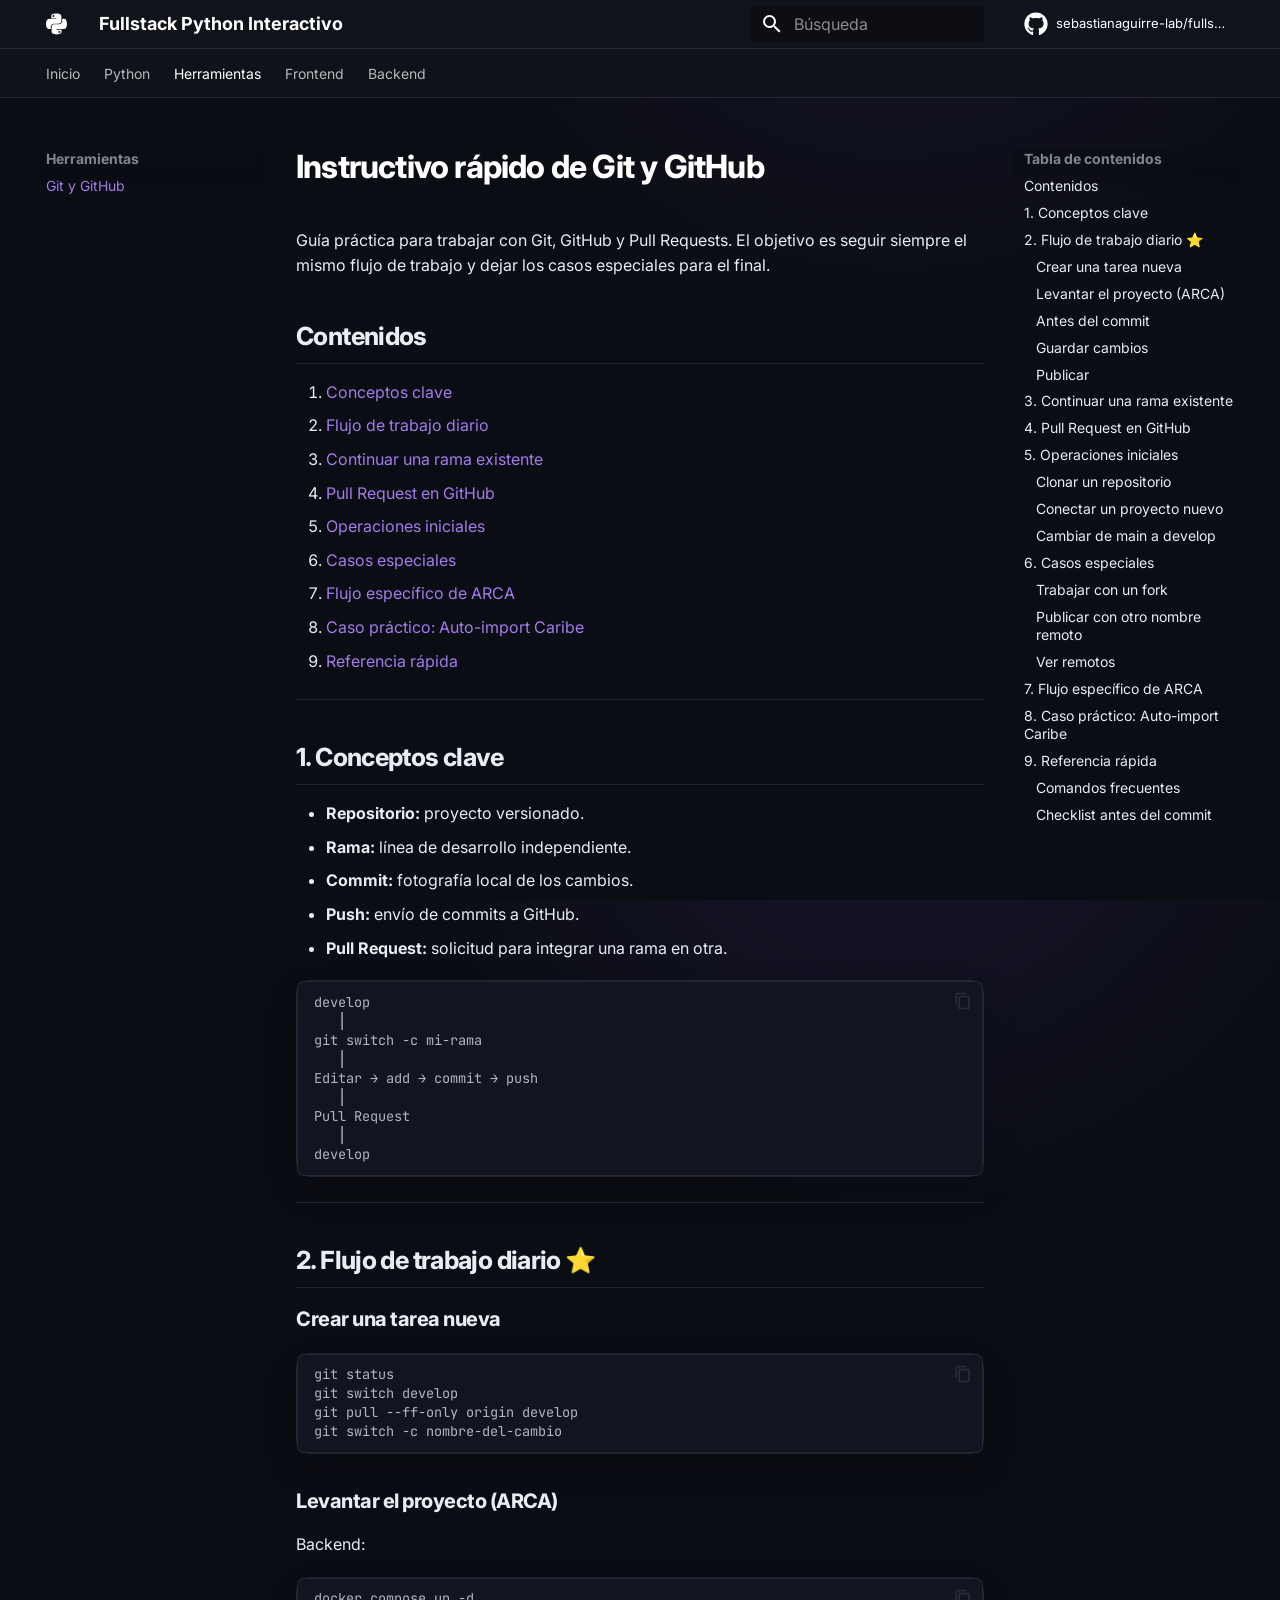
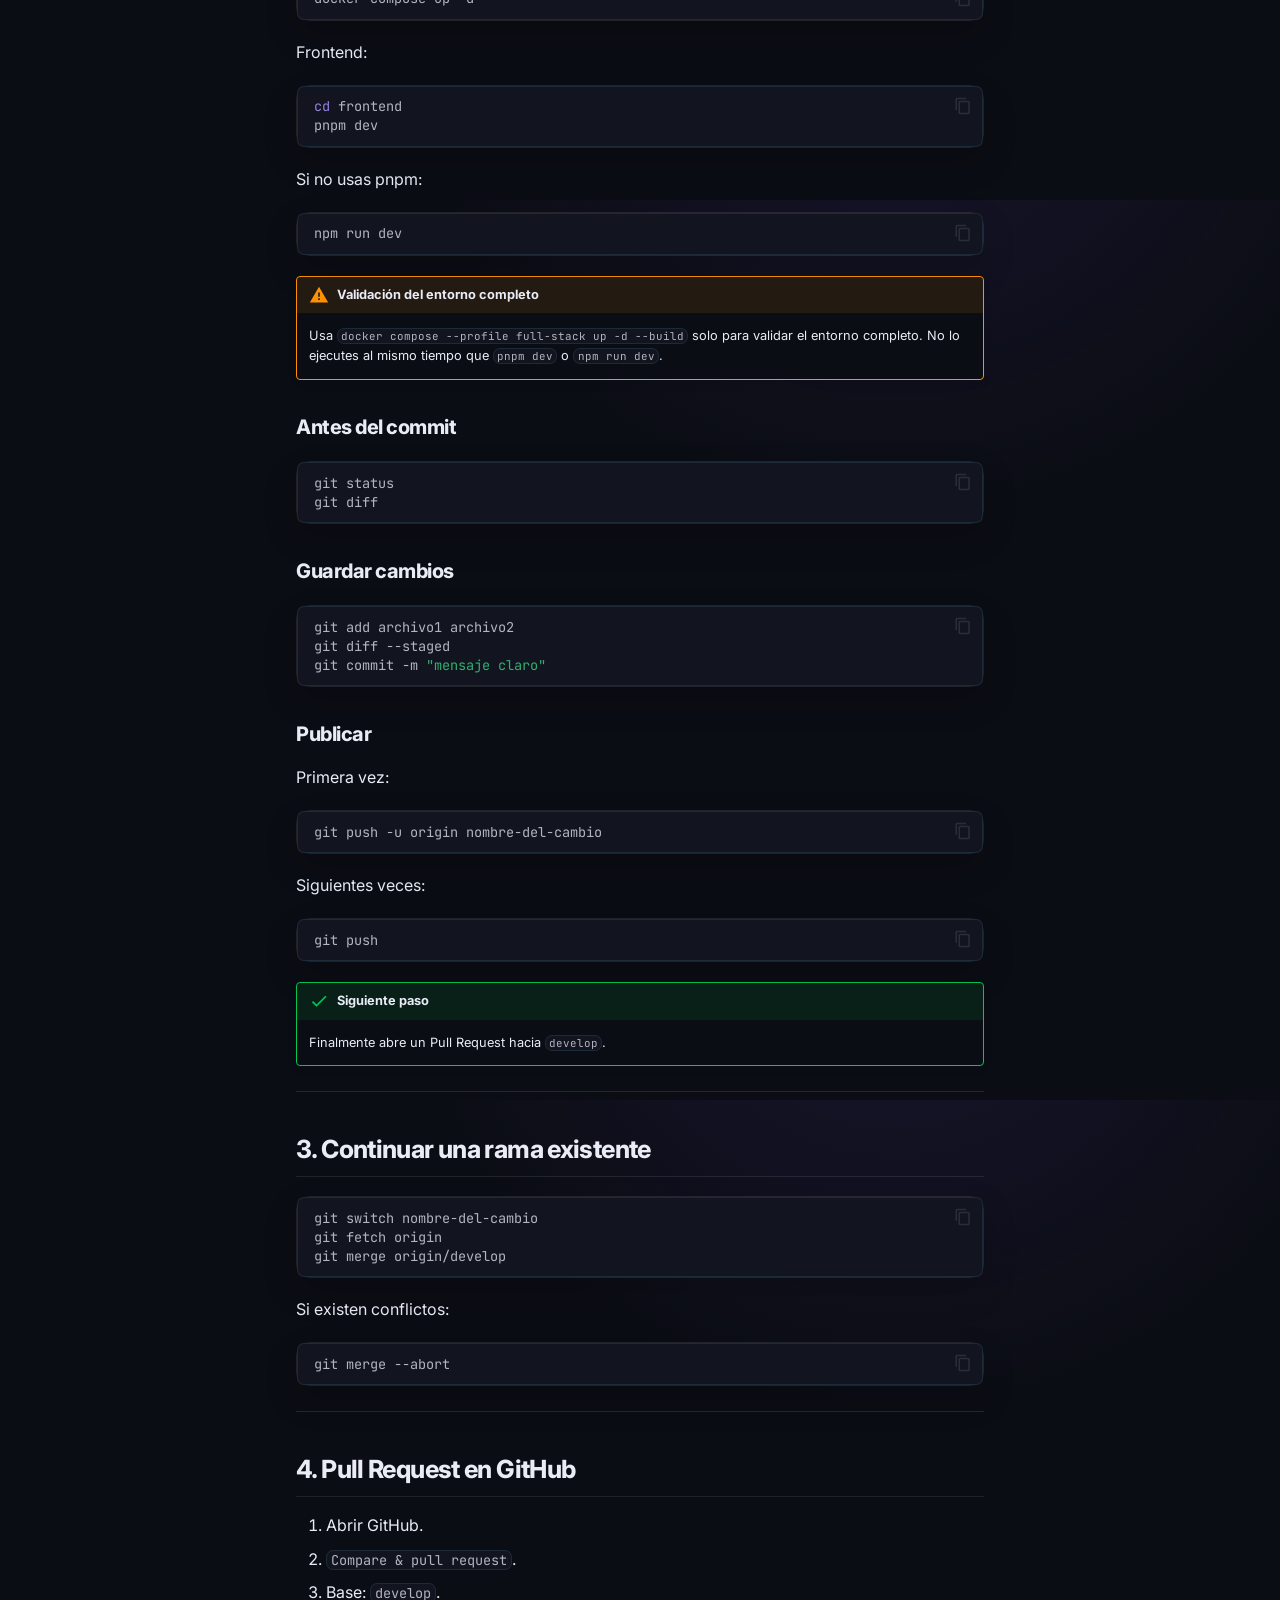
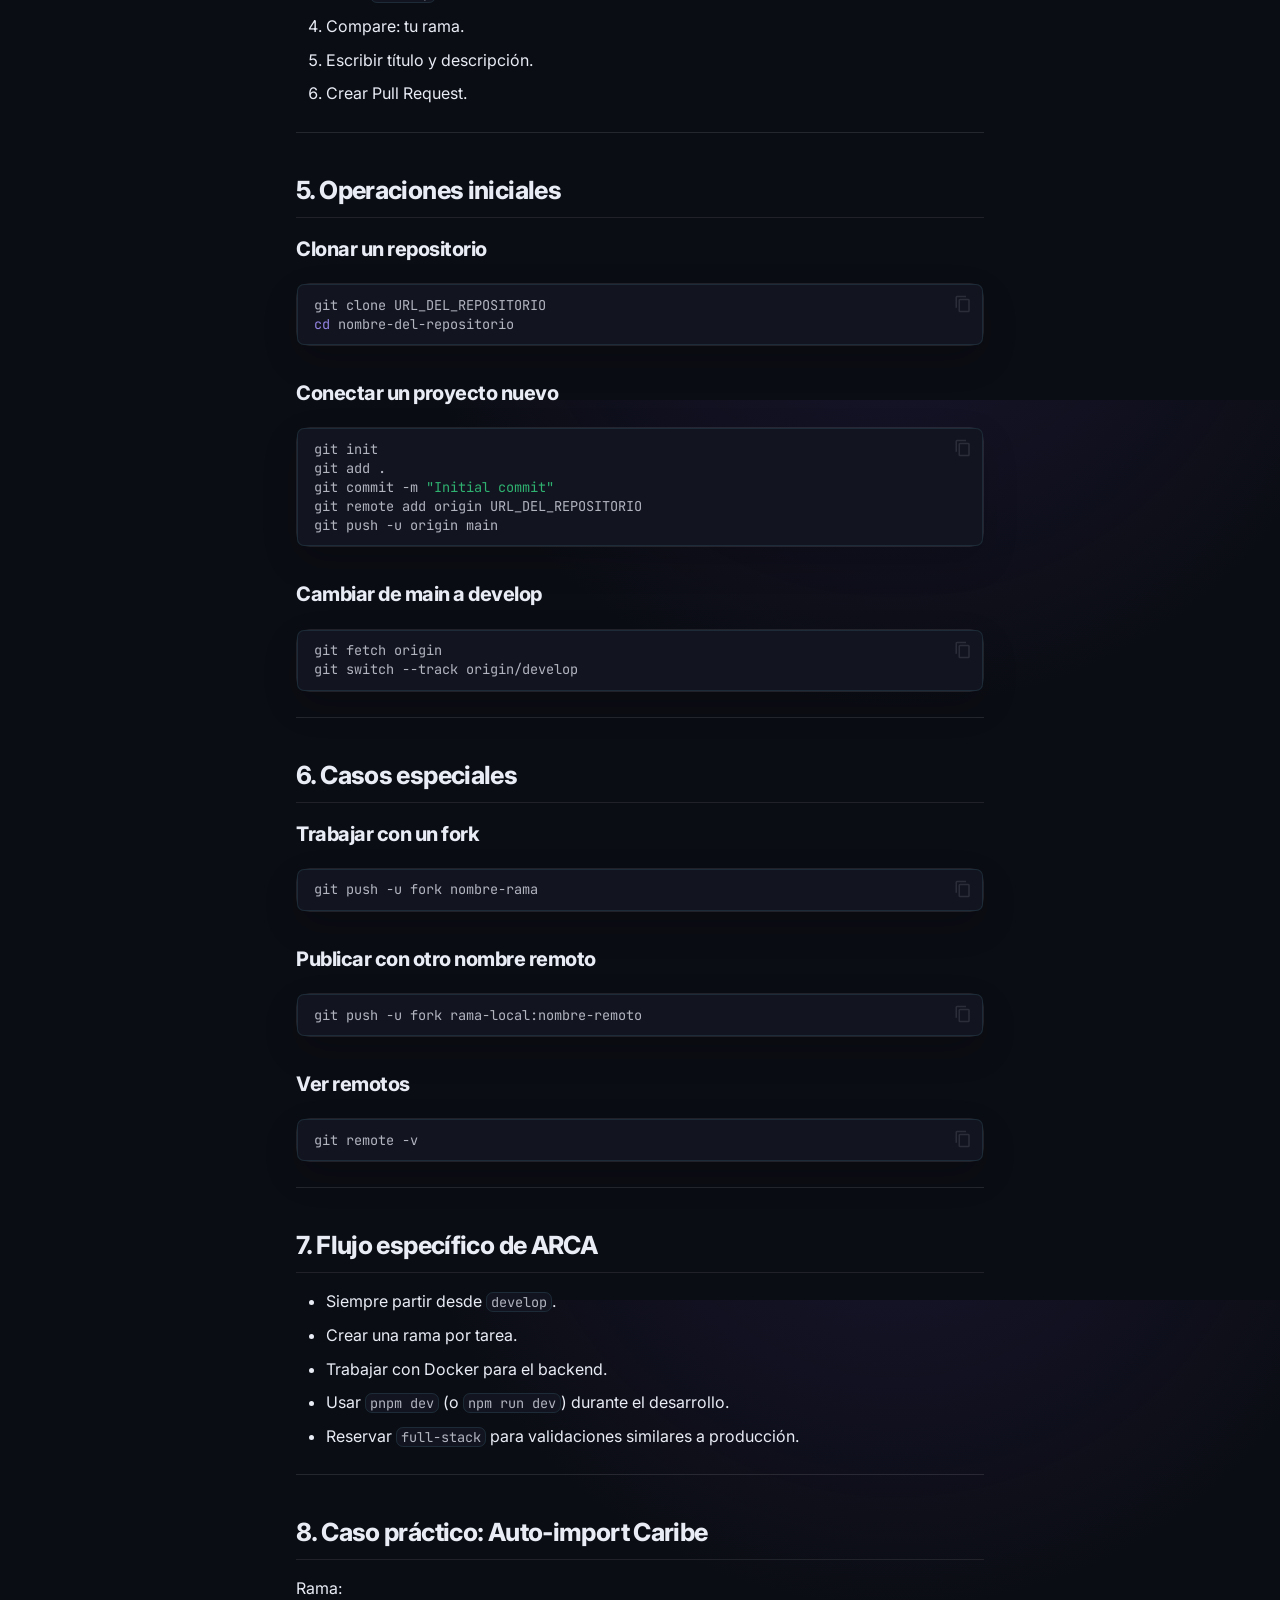
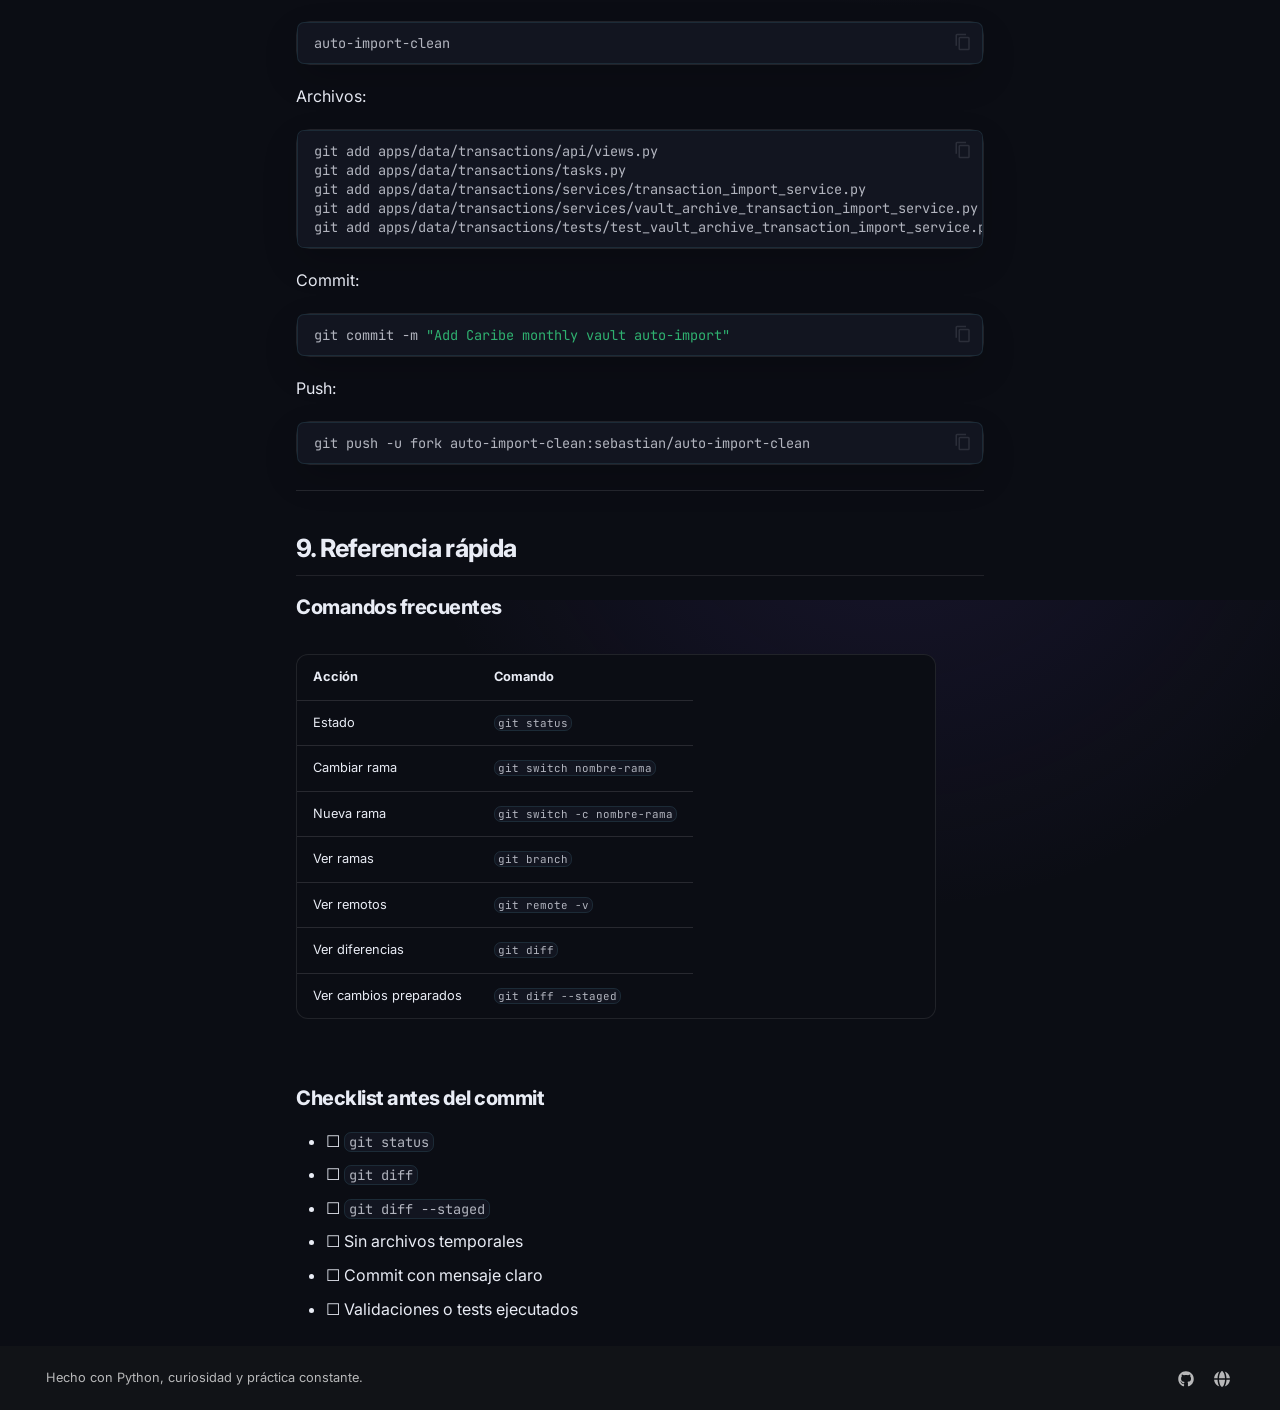
<file: herramientas/git-y-github/index.html>
<!doctype html>
<html lang="es" class="no-js">
  <head>
    
      <meta charset="utf-8">
      <meta name="viewport" content="width=device-width,initial-scale=1">
      
        <meta name="description" content="Guía práctica de programación y desarrollo web.">
      
      
        <meta name="author" content="Sebastián Aguirre">
      
      
        <link rel="canonical" href="https://sebastianaguirre-lab.github.io/fullstack-python-interactivo/herramientas/git-y-github/">
      
      
        <link rel="prev" href="../../python/python-avanzados/">
      
      
        <link rel="next" href="../../frontend/frontend/">
      
      
      <link rel="icon" href="../../assets/images/favicon.png">
      <meta name="generator" content="mkdocs-1.6.1, mkdocs-material-9.6.16">
    
    
      
        <title>Git y GitHub - Fullstack Python Interactivo</title>
      
    
    
      <link rel="stylesheet" href="../../assets/stylesheets/main.7e37652d.min.css">
      
        
        <link rel="stylesheet" href="../../assets/stylesheets/palette.06af60db.min.css">
      
      


    
    
      
    
    
      
        
        
        <link rel="preconnect" href="https://fonts.gstatic.com" crossorigin>
        <link rel="stylesheet" href="https://fonts.googleapis.com/css?family=Inter:300,300i,400,400i,700,700i%7CJetBrains+Mono:400,400i,700,700i&display=fallback">
        <style>:root{--md-text-font:"Inter";--md-code-font:"JetBrains Mono"}</style>
      
    
    
      <link rel="stylesheet" href="../../assets/stylesheets/extra.css">
    
    <script>__md_scope=new URL("../..",location),__md_hash=e=>[...e].reduce(((e,_)=>(e<<5)-e+_.charCodeAt(0)),0),__md_get=(e,_=localStorage,t=__md_scope)=>JSON.parse(_.getItem(t.pathname+"."+e)),__md_set=(e,_,t=localStorage,a=__md_scope)=>{try{t.setItem(a.pathname+"."+e,JSON.stringify(_))}catch(e){}}</script>
    
      

    
    
    
  </head>
  
  
    
    
    
    
    
    <body dir="ltr" data-md-color-scheme="slate" data-md-color-primary="deep-purple" data-md-color-accent="cyan">
  
    
    <input class="md-toggle" data-md-toggle="drawer" type="checkbox" id="__drawer" autocomplete="off">
    <input class="md-toggle" data-md-toggle="search" type="checkbox" id="__search" autocomplete="off">
    <label class="md-overlay" for="__drawer"></label>
    <div data-md-component="skip">
      
        
        <a href="#instructivo-rapido-de-git-y-github" class="md-skip">
          Saltar a contenido
        </a>
      
    </div>
    <div data-md-component="announce">
      
    </div>
    
    
      

<header class="md-header" data-md-component="header">
  <nav class="md-header__inner md-grid" aria-label="Cabecera">
    <a href="../.." title="Fullstack Python Interactivo" class="md-header__button md-logo" aria-label="Fullstack Python Interactivo" data-md-component="logo">
      
  
  <svg xmlns="http://www.w3.org/2000/svg" viewBox="0 0 448 512"><!--! Font Awesome Free 7.0.0 by @fontawesome - https://fontawesome.com License - https://fontawesome.com/license/free (Icons: CC BY 4.0, Fonts: SIL OFL 1.1, Code: MIT License) Copyright 2025 Fonticons, Inc.--><path fill="currentColor" d="M439.8 200.5c-7.7-30.9-22.3-54.2-53.4-54.2h-40.1v47.4c0 36.8-31.2 67.8-66.8 67.8H172.7c-29.2 0-53.4 25-53.4 54.3v101.8c0 29 25.2 46 53.4 54.3 33.8 9.9 66.3 11.7 106.8 0 26.9-7.8 53.4-23.5 53.4-54.3v-40.7H226.2v-13.6h160.2c31.1 0 42.6-21.7 53.4-54.2 11.2-33.5 10.7-65.7 0-108.6M286.2 444.7a20.4 20.4 0 1 1 0-40.7 20.4 20.4 0 1 1 0 40.7M167.8 248.1h106.8c29.7 0 53.4-24.5 53.4-54.3V91.9c0-29-24.4-50.7-53.4-55.6-35.8-5.9-74.7-5.6-106.8.1-45.2 8-53.4 24.7-53.4 55.6v40.7h106.9v13.6h-147c-31.1 0-58.3 18.7-66.8 54.2-9.8 40.7-10.2 66.1 0 108.6 7.6 31.6 25.7 54.2 56.8 54.2H101v-48.8c0-35.3 30.5-66.4 66.8-66.4m-6.6-183.4a20.4 20.4 0 1 1 0 40.8 20.4 20.4 0 1 1 0-40.8"/></svg>

    </a>
    <label class="md-header__button md-icon" for="__drawer">
      
      <svg xmlns="http://www.w3.org/2000/svg" viewBox="0 0 24 24"><path d="M3 6h18v2H3zm0 5h18v2H3zm0 5h18v2H3z"/></svg>
    </label>
    <div class="md-header__title" data-md-component="header-title">
      <div class="md-header__ellipsis">
        <div class="md-header__topic">
          <span class="md-ellipsis">
            Fullstack Python Interactivo
          </span>
        </div>
        <div class="md-header__topic" data-md-component="header-topic">
          <span class="md-ellipsis">
            
              Git y GitHub
            
          </span>
        </div>
      </div>
    </div>
    
      
    
    
    
    
      
      
        <label class="md-header__button md-icon" for="__search">
          
          <svg xmlns="http://www.w3.org/2000/svg" viewBox="0 0 24 24"><path d="M9.5 3A6.5 6.5 0 0 1 16 9.5c0 1.61-.59 3.09-1.56 4.23l.27.27h.79l5 5-1.5 1.5-5-5v-.79l-.27-.27A6.52 6.52 0 0 1 9.5 16 6.5 6.5 0 0 1 3 9.5 6.5 6.5 0 0 1 9.5 3m0 2C7 5 5 7 5 9.5S7 14 9.5 14 14 12 14 9.5 12 5 9.5 5"/></svg>
        </label>
        <div class="md-search" data-md-component="search" role="dialog">
  <label class="md-search__overlay" for="__search"></label>
  <div class="md-search__inner" role="search">
    <form class="md-search__form" name="search">
      <input type="text" class="md-search__input" name="query" aria-label="Búsqueda" placeholder="Búsqueda" autocapitalize="off" autocorrect="off" autocomplete="off" spellcheck="false" data-md-component="search-query" required>
      <label class="md-search__icon md-icon" for="__search">
        
        <svg xmlns="http://www.w3.org/2000/svg" viewBox="0 0 24 24"><path d="M9.5 3A6.5 6.5 0 0 1 16 9.5c0 1.61-.59 3.09-1.56 4.23l.27.27h.79l5 5-1.5 1.5-5-5v-.79l-.27-.27A6.52 6.52 0 0 1 9.5 16 6.5 6.5 0 0 1 3 9.5 6.5 6.5 0 0 1 9.5 3m0 2C7 5 5 7 5 9.5S7 14 9.5 14 14 12 14 9.5 12 5 9.5 5"/></svg>
        
        <svg xmlns="http://www.w3.org/2000/svg" viewBox="0 0 24 24"><path d="M20 11v2H8l5.5 5.5-1.42 1.42L4.16 12l7.92-7.92L13.5 5.5 8 11z"/></svg>
      </label>
      <nav class="md-search__options" aria-label="Buscar">
        
        <button type="reset" class="md-search__icon md-icon" title="Limpiar" aria-label="Limpiar" tabindex="-1">
          
          <svg xmlns="http://www.w3.org/2000/svg" viewBox="0 0 24 24"><path d="M19 6.41 17.59 5 12 10.59 6.41 5 5 6.41 10.59 12 5 17.59 6.41 19 12 13.41 17.59 19 19 17.59 13.41 12z"/></svg>
        </button>
      </nav>
      
        <div class="md-search__suggest" data-md-component="search-suggest"></div>
      
    </form>
    <div class="md-search__output">
      <div class="md-search__scrollwrap" tabindex="0" data-md-scrollfix>
        <div class="md-search-result" data-md-component="search-result">
          <div class="md-search-result__meta">
            Inicializando búsqueda
          </div>
          <ol class="md-search-result__list" role="presentation"></ol>
        </div>
      </div>
    </div>
  </div>
</div>
      
    
    
      <div class="md-header__source">
        <a href="https://github.com/sebastianaguirre-lab/fullstack-python-interactivo" title="Ir al repositorio" class="md-source" data-md-component="source">
  <div class="md-source__icon md-icon">
    
    <svg xmlns="http://www.w3.org/2000/svg" viewBox="0 0 512 512"><!--! Font Awesome Free 7.0.0 by @fontawesome - https://fontawesome.com License - https://fontawesome.com/license/free (Icons: CC BY 4.0, Fonts: SIL OFL 1.1, Code: MIT License) Copyright 2025 Fonticons, Inc.--><path fill="currentColor" d="M173.9 397.4c0 2-2.3 3.6-5.2 3.6-3.3.3-5.6-1.3-5.6-3.6 0-2 2.3-3.6 5.2-3.6 3-.3 5.6 1.3 5.6 3.6m-31.1-4.5c-.7 2 1.3 4.3 4.3 4.9 2.6 1 5.6 0 6.2-2s-1.3-4.3-4.3-5.2c-2.6-.7-5.5.3-6.2 2.3m44.2-1.7c-2.9.7-4.9 2.6-4.6 4.9.3 2 2.9 3.3 5.9 2.6 2.9-.7 4.9-2.6 4.6-4.6-.3-1.9-3-3.2-5.9-2.9M252.8 8C114.1 8 8 113.3 8 252c0 110.9 69.8 205.8 169.5 239.2 12.8 2.3 17.3-5.6 17.3-12.1 0-6.2-.3-40.4-.3-61.4 0 0-70 15-84.7-29.8 0 0-11.4-29.1-27.8-36.6 0 0-22.9-15.7 1.6-15.4 0 0 24.9 2 38.6 25.8 21.9 38.6 58.6 27.5 72.9 20.9 2.3-16 8.8-27.1 16-33.7-55.9-6.2-112.3-14.3-112.3-110.5 0-27.5 7.6-41.3 23.6-58.9-2.6-6.5-11.1-33.3 2.6-67.9 20.9-6.5 69 27 69 27 20-5.6 41.5-8.5 62.8-8.5s42.8 2.9 62.8 8.5c0 0 48.1-33.6 69-27 13.7 34.7 5.2 61.4 2.6 67.9 16 17.7 25.8 31.5 25.8 58.9 0 96.5-58.9 104.2-114.8 110.5 9.2 7.9 17 22.9 17 46.4 0 33.7-.3 75.4-.3 83.6 0 6.5 4.6 14.4 17.3 12.1C436.2 457.8 504 362.9 504 252 504 113.3 391.5 8 252.8 8M105.2 352.9c-1.3 1-1 3.3.7 5.2 1.6 1.6 3.9 2.3 5.2 1 1.3-1 1-3.3-.7-5.2-1.6-1.6-3.9-2.3-5.2-1m-10.8-8.1c-.7 1.3.3 2.9 2.3 3.9 1.6 1 3.6.7 4.3-.7.7-1.3-.3-2.9-2.3-3.9-2-.6-3.6-.3-4.3.7m32.4 35.6c-1.6 1.3-1 4.3 1.3 6.2 2.3 2.3 5.2 2.6 6.5 1 1.3-1.3.7-4.3-1.3-6.2-2.2-2.3-5.2-2.6-6.5-1m-11.4-14.7c-1.6 1-1.6 3.6 0 5.9s4.3 3.3 5.6 2.3c1.6-1.3 1.6-3.9 0-6.2-1.4-2.3-4-3.3-5.6-2"/></svg>
  </div>
  <div class="md-source__repository">
    sebastianaguirre-lab/fullstack-python-interactivo
  </div>
</a>
      </div>
    
  </nav>
  
</header>
    
    <div class="md-container" data-md-component="container">
      
      
        
          
            
<nav class="md-tabs" aria-label="Pestañas" data-md-component="tabs">
  <div class="md-grid">
    <ul class="md-tabs__list">
      
        
  
  
  
  
    <li class="md-tabs__item">
      <a href="../.." class="md-tabs__link">
        
  
  
    
  
  Inicio

      </a>
    </li>
  

      
        
  
  
  
  
    
    
      <li class="md-tabs__item">
        <a href="../../python/" class="md-tabs__link">
          
  
  
  Python

        </a>
      </li>
    
  

      
        
  
  
  
    
  
  
    
    
      <li class="md-tabs__item md-tabs__item--active">
        <a href="./" class="md-tabs__link">
          
  
  
  Herramientas

        </a>
      </li>
    
  

      
        
  
  
  
  
    <li class="md-tabs__item">
      <a href="../../frontend/frontend/" class="md-tabs__link">
        
  
  
    
  
  Frontend

      </a>
    </li>
  

      
        
  
  
  
  
    <li class="md-tabs__item">
      <a href="../../backend/" class="md-tabs__link">
        
  
  
    
  
  Backend

      </a>
    </li>
  

      
    </ul>
  </div>
</nav>
          
        
      
      <main class="md-main" data-md-component="main">
        <div class="md-main__inner md-grid">
          
            
              
              <div class="md-sidebar md-sidebar--primary" data-md-component="sidebar" data-md-type="navigation" >
                <div class="md-sidebar__scrollwrap">
                  <div class="md-sidebar__inner">
                    


  


<nav class="md-nav md-nav--primary md-nav--lifted" aria-label="Navegación" data-md-level="0">
  <label class="md-nav__title" for="__drawer">
    <a href="../.." title="Fullstack Python Interactivo" class="md-nav__button md-logo" aria-label="Fullstack Python Interactivo" data-md-component="logo">
      
  
  <svg xmlns="http://www.w3.org/2000/svg" viewBox="0 0 448 512"><!--! Font Awesome Free 7.0.0 by @fontawesome - https://fontawesome.com License - https://fontawesome.com/license/free (Icons: CC BY 4.0, Fonts: SIL OFL 1.1, Code: MIT License) Copyright 2025 Fonticons, Inc.--><path fill="currentColor" d="M439.8 200.5c-7.7-30.9-22.3-54.2-53.4-54.2h-40.1v47.4c0 36.8-31.2 67.8-66.8 67.8H172.7c-29.2 0-53.4 25-53.4 54.3v101.8c0 29 25.2 46 53.4 54.3 33.8 9.9 66.3 11.7 106.8 0 26.9-7.8 53.4-23.5 53.4-54.3v-40.7H226.2v-13.6h160.2c31.1 0 42.6-21.7 53.4-54.2 11.2-33.5 10.7-65.7 0-108.6M286.2 444.7a20.4 20.4 0 1 1 0-40.7 20.4 20.4 0 1 1 0 40.7M167.8 248.1h106.8c29.7 0 53.4-24.5 53.4-54.3V91.9c0-29-24.4-50.7-53.4-55.6-35.8-5.9-74.7-5.6-106.8.1-45.2 8-53.4 24.7-53.4 55.6v40.7h106.9v13.6h-147c-31.1 0-58.3 18.7-66.8 54.2-9.8 40.7-10.2 66.1 0 108.6 7.6 31.6 25.7 54.2 56.8 54.2H101v-48.8c0-35.3 30.5-66.4 66.8-66.4m-6.6-183.4a20.4 20.4 0 1 1 0 40.8 20.4 20.4 0 1 1 0-40.8"/></svg>

    </a>
    Fullstack Python Interactivo
  </label>
  
    <div class="md-nav__source">
      <a href="https://github.com/sebastianaguirre-lab/fullstack-python-interactivo" title="Ir al repositorio" class="md-source" data-md-component="source">
  <div class="md-source__icon md-icon">
    
    <svg xmlns="http://www.w3.org/2000/svg" viewBox="0 0 512 512"><!--! Font Awesome Free 7.0.0 by @fontawesome - https://fontawesome.com License - https://fontawesome.com/license/free (Icons: CC BY 4.0, Fonts: SIL OFL 1.1, Code: MIT License) Copyright 2025 Fonticons, Inc.--><path fill="currentColor" d="M173.9 397.4c0 2-2.3 3.6-5.2 3.6-3.3.3-5.6-1.3-5.6-3.6 0-2 2.3-3.6 5.2-3.6 3-.3 5.6 1.3 5.6 3.6m-31.1-4.5c-.7 2 1.3 4.3 4.3 4.9 2.6 1 5.6 0 6.2-2s-1.3-4.3-4.3-5.2c-2.6-.7-5.5.3-6.2 2.3m44.2-1.7c-2.9.7-4.9 2.6-4.6 4.9.3 2 2.9 3.3 5.9 2.6 2.9-.7 4.9-2.6 4.6-4.6-.3-1.9-3-3.2-5.9-2.9M252.8 8C114.1 8 8 113.3 8 252c0 110.9 69.8 205.8 169.5 239.2 12.8 2.3 17.3-5.6 17.3-12.1 0-6.2-.3-40.4-.3-61.4 0 0-70 15-84.7-29.8 0 0-11.4-29.1-27.8-36.6 0 0-22.9-15.7 1.6-15.4 0 0 24.9 2 38.6 25.8 21.9 38.6 58.6 27.5 72.9 20.9 2.3-16 8.8-27.1 16-33.7-55.9-6.2-112.3-14.3-112.3-110.5 0-27.5 7.6-41.3 23.6-58.9-2.6-6.5-11.1-33.3 2.6-67.9 20.9-6.5 69 27 69 27 20-5.6 41.5-8.5 62.8-8.5s42.8 2.9 62.8 8.5c0 0 48.1-33.6 69-27 13.7 34.7 5.2 61.4 2.6 67.9 16 17.7 25.8 31.5 25.8 58.9 0 96.5-58.9 104.2-114.8 110.5 9.2 7.9 17 22.9 17 46.4 0 33.7-.3 75.4-.3 83.6 0 6.5 4.6 14.4 17.3 12.1C436.2 457.8 504 362.9 504 252 504 113.3 391.5 8 252.8 8M105.2 352.9c-1.3 1-1 3.3.7 5.2 1.6 1.6 3.9 2.3 5.2 1 1.3-1 1-3.3-.7-5.2-1.6-1.6-3.9-2.3-5.2-1m-10.8-8.1c-.7 1.3.3 2.9 2.3 3.9 1.6 1 3.6.7 4.3-.7.7-1.3-.3-2.9-2.3-3.9-2-.6-3.6-.3-4.3.7m32.4 35.6c-1.6 1.3-1 4.3 1.3 6.2 2.3 2.3 5.2 2.6 6.5 1 1.3-1.3.7-4.3-1.3-6.2-2.2-2.3-5.2-2.6-6.5-1m-11.4-14.7c-1.6 1-1.6 3.6 0 5.9s4.3 3.3 5.6 2.3c1.6-1.3 1.6-3.9 0-6.2-1.4-2.3-4-3.3-5.6-2"/></svg>
  </div>
  <div class="md-source__repository">
    sebastianaguirre-lab/fullstack-python-interactivo
  </div>
</a>
    </div>
  
  <ul class="md-nav__list" data-md-scrollfix>
    
      
      
  
  
  
  
    <li class="md-nav__item">
      <a href="../.." class="md-nav__link">
        
  
  
  <span class="md-ellipsis">
    Inicio
    
  </span>
  

      </a>
    </li>
  

    
      
      
  
  
  
  
    
    
    
    
      
      
        
      
    
    
    <li class="md-nav__item md-nav__item--nested">
      
        
        
        <input class="md-nav__toggle md-toggle " type="checkbox" id="__nav_2" >
        
          
          <label class="md-nav__link" for="__nav_2" id="__nav_2_label" tabindex="0">
            
  
  
  <span class="md-ellipsis">
    Python
    
  </span>
  

            <span class="md-nav__icon md-icon"></span>
          </label>
        
        <nav class="md-nav" data-md-level="1" aria-labelledby="__nav_2_label" aria-expanded="false">
          <label class="md-nav__title" for="__nav_2">
            <span class="md-nav__icon md-icon"></span>
            Python
          </label>
          <ul class="md-nav__list" data-md-scrollfix>
            
              
                
  
  
  
  
    <li class="md-nav__item">
      <a href="../../python/" class="md-nav__link">
        
  
  
  <span class="md-ellipsis">
    Índice
    
  </span>
  

      </a>
    </li>
  

              
            
              
                
  
  
  
  
    <li class="md-nav__item">
      <a href="../../python/python-basicos/" class="md-nav__link">
        
  
  
  <span class="md-ellipsis">
    Python básico
    
  </span>
  

      </a>
    </li>
  

              
            
              
                
  
  
  
  
    <li class="md-nav__item">
      <a href="../../python/python-avanzados/" class="md-nav__link">
        
  
  
  <span class="md-ellipsis">
    Python avanzado
    
  </span>
  

      </a>
    </li>
  

              
            
          </ul>
        </nav>
      
    </li>
  

    
      
      
  
  
    
  
  
  
    
    
    
    
      
        
        
      
      
        
      
    
    
    <li class="md-nav__item md-nav__item--active md-nav__item--section md-nav__item--nested">
      
        
        
        <input class="md-nav__toggle md-toggle " type="checkbox" id="__nav_3" checked>
        
          
          <label class="md-nav__link" for="__nav_3" id="__nav_3_label" tabindex="">
            
  
  
  <span class="md-ellipsis">
    Herramientas
    
  </span>
  

            <span class="md-nav__icon md-icon"></span>
          </label>
        
        <nav class="md-nav" data-md-level="1" aria-labelledby="__nav_3_label" aria-expanded="true">
          <label class="md-nav__title" for="__nav_3">
            <span class="md-nav__icon md-icon"></span>
            Herramientas
          </label>
          <ul class="md-nav__list" data-md-scrollfix>
            
              
                
  
  
    
  
  
  
    <li class="md-nav__item md-nav__item--active">
      
      <input class="md-nav__toggle md-toggle" type="checkbox" id="__toc">
      
      
        
      
      
        <label class="md-nav__link md-nav__link--active" for="__toc">
          
  
  
  <span class="md-ellipsis">
    Git y GitHub
    
  </span>
  

          <span class="md-nav__icon md-icon"></span>
        </label>
      
      <a href="./" class="md-nav__link md-nav__link--active">
        
  
  
  <span class="md-ellipsis">
    Git y GitHub
    
  </span>
  

      </a>
      
        

<nav class="md-nav md-nav--secondary" aria-label="Tabla de contenidos">
  
  
  
    
  
  
    <label class="md-nav__title" for="__toc">
      <span class="md-nav__icon md-icon"></span>
      Tabla de contenidos
    </label>
    <ul class="md-nav__list" data-md-component="toc" data-md-scrollfix>
      
        <li class="md-nav__item">
  <a href="#contenidos" class="md-nav__link">
    <span class="md-ellipsis">
      Contenidos
    </span>
  </a>
  
</li>
      
        <li class="md-nav__item">
  <a href="#1-conceptos-clave" class="md-nav__link">
    <span class="md-ellipsis">
      1. Conceptos clave
    </span>
  </a>
  
</li>
      
        <li class="md-nav__item">
  <a href="#2-flujo-de-trabajo-diario" class="md-nav__link">
    <span class="md-ellipsis">
      2. Flujo de trabajo diario ⭐
    </span>
  </a>
  
    <nav class="md-nav" aria-label="2. Flujo de trabajo diario ⭐">
      <ul class="md-nav__list">
        
          <li class="md-nav__item">
  <a href="#crear-una-tarea-nueva" class="md-nav__link">
    <span class="md-ellipsis">
      Crear una tarea nueva
    </span>
  </a>
  
</li>
        
          <li class="md-nav__item">
  <a href="#levantar-el-proyecto-arca" class="md-nav__link">
    <span class="md-ellipsis">
      Levantar el proyecto (ARCA)
    </span>
  </a>
  
</li>
        
          <li class="md-nav__item">
  <a href="#antes-del-commit" class="md-nav__link">
    <span class="md-ellipsis">
      Antes del commit
    </span>
  </a>
  
</li>
        
          <li class="md-nav__item">
  <a href="#guardar-cambios" class="md-nav__link">
    <span class="md-ellipsis">
      Guardar cambios
    </span>
  </a>
  
</li>
        
          <li class="md-nav__item">
  <a href="#publicar" class="md-nav__link">
    <span class="md-ellipsis">
      Publicar
    </span>
  </a>
  
</li>
        
      </ul>
    </nav>
  
</li>
      
        <li class="md-nav__item">
  <a href="#3-continuar-una-rama-existente" class="md-nav__link">
    <span class="md-ellipsis">
      3. Continuar una rama existente
    </span>
  </a>
  
</li>
      
        <li class="md-nav__item">
  <a href="#4-pull-request-en-github" class="md-nav__link">
    <span class="md-ellipsis">
      4. Pull Request en GitHub
    </span>
  </a>
  
</li>
      
        <li class="md-nav__item">
  <a href="#5-operaciones-iniciales" class="md-nav__link">
    <span class="md-ellipsis">
      5. Operaciones iniciales
    </span>
  </a>
  
    <nav class="md-nav" aria-label="5. Operaciones iniciales">
      <ul class="md-nav__list">
        
          <li class="md-nav__item">
  <a href="#clonar-un-repositorio" class="md-nav__link">
    <span class="md-ellipsis">
      Clonar un repositorio
    </span>
  </a>
  
</li>
        
          <li class="md-nav__item">
  <a href="#conectar-un-proyecto-nuevo" class="md-nav__link">
    <span class="md-ellipsis">
      Conectar un proyecto nuevo
    </span>
  </a>
  
</li>
        
          <li class="md-nav__item">
  <a href="#cambiar-de-main-a-develop" class="md-nav__link">
    <span class="md-ellipsis">
      Cambiar de main a develop
    </span>
  </a>
  
</li>
        
      </ul>
    </nav>
  
</li>
      
        <li class="md-nav__item">
  <a href="#6-casos-especiales" class="md-nav__link">
    <span class="md-ellipsis">
      6. Casos especiales
    </span>
  </a>
  
    <nav class="md-nav" aria-label="6. Casos especiales">
      <ul class="md-nav__list">
        
          <li class="md-nav__item">
  <a href="#trabajar-con-un-fork" class="md-nav__link">
    <span class="md-ellipsis">
      Trabajar con un fork
    </span>
  </a>
  
</li>
        
          <li class="md-nav__item">
  <a href="#publicar-con-otro-nombre-remoto" class="md-nav__link">
    <span class="md-ellipsis">
      Publicar con otro nombre remoto
    </span>
  </a>
  
</li>
        
          <li class="md-nav__item">
  <a href="#ver-remotos" class="md-nav__link">
    <span class="md-ellipsis">
      Ver remotos
    </span>
  </a>
  
</li>
        
      </ul>
    </nav>
  
</li>
      
        <li class="md-nav__item">
  <a href="#7-flujo-especifico-de-arca" class="md-nav__link">
    <span class="md-ellipsis">
      7. Flujo específico de ARCA
    </span>
  </a>
  
</li>
      
        <li class="md-nav__item">
  <a href="#8-caso-practico-auto-import-caribe" class="md-nav__link">
    <span class="md-ellipsis">
      8. Caso práctico: Auto-import Caribe
    </span>
  </a>
  
</li>
      
        <li class="md-nav__item">
  <a href="#9-referencia-rapida" class="md-nav__link">
    <span class="md-ellipsis">
      9. Referencia rápida
    </span>
  </a>
  
    <nav class="md-nav" aria-label="9. Referencia rápida">
      <ul class="md-nav__list">
        
          <li class="md-nav__item">
  <a href="#comandos-frecuentes" class="md-nav__link">
    <span class="md-ellipsis">
      Comandos frecuentes
    </span>
  </a>
  
</li>
        
          <li class="md-nav__item">
  <a href="#checklist-antes-del-commit" class="md-nav__link">
    <span class="md-ellipsis">
      Checklist antes del commit
    </span>
  </a>
  
</li>
        
      </ul>
    </nav>
  
</li>
      
    </ul>
  
</nav>
      
    </li>
  

              
            
          </ul>
        </nav>
      
    </li>
  

    
      
      
  
  
  
  
    <li class="md-nav__item">
      <a href="../../frontend/frontend/" class="md-nav__link">
        
  
  
  <span class="md-ellipsis">
    Frontend
    
  </span>
  

      </a>
    </li>
  

    
      
      
  
  
  
  
    <li class="md-nav__item">
      <a href="../../backend/" class="md-nav__link">
        
  
  
  <span class="md-ellipsis">
    Backend
    
  </span>
  

      </a>
    </li>
  

    
  </ul>
</nav>
                  </div>
                </div>
              </div>
            
            
              
              <div class="md-sidebar md-sidebar--secondary" data-md-component="sidebar" data-md-type="toc" >
                <div class="md-sidebar__scrollwrap">
                  <div class="md-sidebar__inner">
                    

<nav class="md-nav md-nav--secondary" aria-label="Tabla de contenidos">
  
  
  
    
  
  
    <label class="md-nav__title" for="__toc">
      <span class="md-nav__icon md-icon"></span>
      Tabla de contenidos
    </label>
    <ul class="md-nav__list" data-md-component="toc" data-md-scrollfix>
      
        <li class="md-nav__item">
  <a href="#contenidos" class="md-nav__link">
    <span class="md-ellipsis">
      Contenidos
    </span>
  </a>
  
</li>
      
        <li class="md-nav__item">
  <a href="#1-conceptos-clave" class="md-nav__link">
    <span class="md-ellipsis">
      1. Conceptos clave
    </span>
  </a>
  
</li>
      
        <li class="md-nav__item">
  <a href="#2-flujo-de-trabajo-diario" class="md-nav__link">
    <span class="md-ellipsis">
      2. Flujo de trabajo diario ⭐
    </span>
  </a>
  
    <nav class="md-nav" aria-label="2. Flujo de trabajo diario ⭐">
      <ul class="md-nav__list">
        
          <li class="md-nav__item">
  <a href="#crear-una-tarea-nueva" class="md-nav__link">
    <span class="md-ellipsis">
      Crear una tarea nueva
    </span>
  </a>
  
</li>
        
          <li class="md-nav__item">
  <a href="#levantar-el-proyecto-arca" class="md-nav__link">
    <span class="md-ellipsis">
      Levantar el proyecto (ARCA)
    </span>
  </a>
  
</li>
        
          <li class="md-nav__item">
  <a href="#antes-del-commit" class="md-nav__link">
    <span class="md-ellipsis">
      Antes del commit
    </span>
  </a>
  
</li>
        
          <li class="md-nav__item">
  <a href="#guardar-cambios" class="md-nav__link">
    <span class="md-ellipsis">
      Guardar cambios
    </span>
  </a>
  
</li>
        
          <li class="md-nav__item">
  <a href="#publicar" class="md-nav__link">
    <span class="md-ellipsis">
      Publicar
    </span>
  </a>
  
</li>
        
      </ul>
    </nav>
  
</li>
      
        <li class="md-nav__item">
  <a href="#3-continuar-una-rama-existente" class="md-nav__link">
    <span class="md-ellipsis">
      3. Continuar una rama existente
    </span>
  </a>
  
</li>
      
        <li class="md-nav__item">
  <a href="#4-pull-request-en-github" class="md-nav__link">
    <span class="md-ellipsis">
      4. Pull Request en GitHub
    </span>
  </a>
  
</li>
      
        <li class="md-nav__item">
  <a href="#5-operaciones-iniciales" class="md-nav__link">
    <span class="md-ellipsis">
      5. Operaciones iniciales
    </span>
  </a>
  
    <nav class="md-nav" aria-label="5. Operaciones iniciales">
      <ul class="md-nav__list">
        
          <li class="md-nav__item">
  <a href="#clonar-un-repositorio" class="md-nav__link">
    <span class="md-ellipsis">
      Clonar un repositorio
    </span>
  </a>
  
</li>
        
          <li class="md-nav__item">
  <a href="#conectar-un-proyecto-nuevo" class="md-nav__link">
    <span class="md-ellipsis">
      Conectar un proyecto nuevo
    </span>
  </a>
  
</li>
        
          <li class="md-nav__item">
  <a href="#cambiar-de-main-a-develop" class="md-nav__link">
    <span class="md-ellipsis">
      Cambiar de main a develop
    </span>
  </a>
  
</li>
        
      </ul>
    </nav>
  
</li>
      
        <li class="md-nav__item">
  <a href="#6-casos-especiales" class="md-nav__link">
    <span class="md-ellipsis">
      6. Casos especiales
    </span>
  </a>
  
    <nav class="md-nav" aria-label="6. Casos especiales">
      <ul class="md-nav__list">
        
          <li class="md-nav__item">
  <a href="#trabajar-con-un-fork" class="md-nav__link">
    <span class="md-ellipsis">
      Trabajar con un fork
    </span>
  </a>
  
</li>
        
          <li class="md-nav__item">
  <a href="#publicar-con-otro-nombre-remoto" class="md-nav__link">
    <span class="md-ellipsis">
      Publicar con otro nombre remoto
    </span>
  </a>
  
</li>
        
          <li class="md-nav__item">
  <a href="#ver-remotos" class="md-nav__link">
    <span class="md-ellipsis">
      Ver remotos
    </span>
  </a>
  
</li>
        
      </ul>
    </nav>
  
</li>
      
        <li class="md-nav__item">
  <a href="#7-flujo-especifico-de-arca" class="md-nav__link">
    <span class="md-ellipsis">
      7. Flujo específico de ARCA
    </span>
  </a>
  
</li>
      
        <li class="md-nav__item">
  <a href="#8-caso-practico-auto-import-caribe" class="md-nav__link">
    <span class="md-ellipsis">
      8. Caso práctico: Auto-import Caribe
    </span>
  </a>
  
</li>
      
        <li class="md-nav__item">
  <a href="#9-referencia-rapida" class="md-nav__link">
    <span class="md-ellipsis">
      9. Referencia rápida
    </span>
  </a>
  
    <nav class="md-nav" aria-label="9. Referencia rápida">
      <ul class="md-nav__list">
        
          <li class="md-nav__item">
  <a href="#comandos-frecuentes" class="md-nav__link">
    <span class="md-ellipsis">
      Comandos frecuentes
    </span>
  </a>
  
</li>
        
          <li class="md-nav__item">
  <a href="#checklist-antes-del-commit" class="md-nav__link">
    <span class="md-ellipsis">
      Checklist antes del commit
    </span>
  </a>
  
</li>
        
      </ul>
    </nav>
  
</li>
      
    </ul>
  
</nav>
                  </div>
                </div>
              </div>
            
          
          
            <div class="md-content" data-md-component="content">
              <article class="md-content__inner md-typeset">
                
                  


  
  


<h1 id="instructivo-rapido-de-git-y-github">Instructivo rápido de Git y GitHub<a class="headerlink" href="#instructivo-rapido-de-git-y-github" title="Permanent link">&para;</a></h1>
<p>Guía práctica para trabajar con Git, GitHub y Pull Requests. El objetivo es seguir siempre el mismo flujo de trabajo y dejar los casos especiales para el final.</p>
<h2 id="contenidos">Contenidos<a class="headerlink" href="#contenidos" title="Permanent link">&para;</a></h2>
<ol>
<li><a href="#1-conceptos-clave">Conceptos clave</a></li>
<li><a href="#2-flujo-de-trabajo-diario">Flujo de trabajo diario</a></li>
<li><a href="#3-continuar-una-rama-existente">Continuar una rama existente</a></li>
<li><a href="#4-pull-request-en-github">Pull Request en GitHub</a></li>
<li><a href="#5-operaciones-iniciales">Operaciones iniciales</a></li>
<li><a href="#6-casos-especiales">Casos especiales</a></li>
<li><a href="#7-flujo-especifico-de-arca">Flujo específico de ARCA</a></li>
<li><a href="#8-caso-practico-auto-import-caribe">Caso práctico: Auto-import Caribe</a></li>
<li><a href="#9-referencia-rapida">Referencia rápida</a></li>
</ol>
<hr />
<h2 id="1-conceptos-clave">1. Conceptos clave<a class="headerlink" href="#1-conceptos-clave" title="Permanent link">&para;</a></h2>
<ul>
<li><strong>Repositorio:</strong> proyecto versionado.</li>
<li><strong>Rama:</strong> línea de desarrollo independiente.</li>
<li><strong>Commit:</strong> fotografía local de los cambios.</li>
<li><strong>Push:</strong> envío de commits a GitHub.</li>
<li><strong>Pull Request:</strong> solicitud para integrar una rama en otra.</li>
</ul>
<div class="language-text highlight"><pre><span></span><code><span id="__span-0-1"><a id="__codelineno-0-1" name="__codelineno-0-1" href="#__codelineno-0-1"></a>develop
</span><span id="__span-0-2"><a id="__codelineno-0-2" name="__codelineno-0-2" href="#__codelineno-0-2"></a>   │
</span><span id="__span-0-3"><a id="__codelineno-0-3" name="__codelineno-0-3" href="#__codelineno-0-3"></a>git switch -c mi-rama
</span><span id="__span-0-4"><a id="__codelineno-0-4" name="__codelineno-0-4" href="#__codelineno-0-4"></a>   │
</span><span id="__span-0-5"><a id="__codelineno-0-5" name="__codelineno-0-5" href="#__codelineno-0-5"></a>Editar → add → commit → push
</span><span id="__span-0-6"><a id="__codelineno-0-6" name="__codelineno-0-6" href="#__codelineno-0-6"></a>   │
</span><span id="__span-0-7"><a id="__codelineno-0-7" name="__codelineno-0-7" href="#__codelineno-0-7"></a>Pull Request
</span><span id="__span-0-8"><a id="__codelineno-0-8" name="__codelineno-0-8" href="#__codelineno-0-8"></a>   │
</span><span id="__span-0-9"><a id="__codelineno-0-9" name="__codelineno-0-9" href="#__codelineno-0-9"></a>develop
</span></code></pre></div>
<hr />
<h2 id="2-flujo-de-trabajo-diario">2. Flujo de trabajo diario ⭐<a class="headerlink" href="#2-flujo-de-trabajo-diario" title="Permanent link">&para;</a></h2>
<h3 id="crear-una-tarea-nueva">Crear una tarea nueva<a class="headerlink" href="#crear-una-tarea-nueva" title="Permanent link">&para;</a></h3>
<div class="language-bash highlight"><pre><span></span><code><span id="__span-1-1"><a id="__codelineno-1-1" name="__codelineno-1-1" href="#__codelineno-1-1"></a>git<span class="w"> </span>status
</span><span id="__span-1-2"><a id="__codelineno-1-2" name="__codelineno-1-2" href="#__codelineno-1-2"></a>git<span class="w"> </span>switch<span class="w"> </span>develop
</span><span id="__span-1-3"><a id="__codelineno-1-3" name="__codelineno-1-3" href="#__codelineno-1-3"></a>git<span class="w"> </span>pull<span class="w"> </span>--ff-only<span class="w"> </span>origin<span class="w"> </span>develop
</span><span id="__span-1-4"><a id="__codelineno-1-4" name="__codelineno-1-4" href="#__codelineno-1-4"></a>git<span class="w"> </span>switch<span class="w"> </span>-c<span class="w"> </span>nombre-del-cambio
</span></code></pre></div>
<h3 id="levantar-el-proyecto-arca">Levantar el proyecto (ARCA)<a class="headerlink" href="#levantar-el-proyecto-arca" title="Permanent link">&para;</a></h3>
<p>Backend:</p>
<div class="language-bash highlight"><pre><span></span><code><span id="__span-2-1"><a id="__codelineno-2-1" name="__codelineno-2-1" href="#__codelineno-2-1"></a>docker<span class="w"> </span>compose<span class="w"> </span>up<span class="w"> </span>-d
</span></code></pre></div>
<p>Frontend:</p>
<div class="language-bash highlight"><pre><span></span><code><span id="__span-3-1"><a id="__codelineno-3-1" name="__codelineno-3-1" href="#__codelineno-3-1"></a><span class="nb">cd</span><span class="w"> </span>frontend
</span><span id="__span-3-2"><a id="__codelineno-3-2" name="__codelineno-3-2" href="#__codelineno-3-2"></a>pnpm<span class="w"> </span>dev
</span></code></pre></div>
<p>Si no usas pnpm:</p>
<div class="language-bash highlight"><pre><span></span><code><span id="__span-4-1"><a id="__codelineno-4-1" name="__codelineno-4-1" href="#__codelineno-4-1"></a>npm<span class="w"> </span>run<span class="w"> </span>dev
</span></code></pre></div>
<div class="admonition warning">
<p class="admonition-title">Validación del entorno completo</p>
<p>Usa <code>docker compose --profile full-stack up -d --build</code> solo para validar el entorno completo. No lo ejecutes al mismo tiempo que <code>pnpm dev</code> o <code>npm run dev</code>.</p>
</div>
<h3 id="antes-del-commit">Antes del commit<a class="headerlink" href="#antes-del-commit" title="Permanent link">&para;</a></h3>
<div class="language-bash highlight"><pre><span></span><code><span id="__span-5-1"><a id="__codelineno-5-1" name="__codelineno-5-1" href="#__codelineno-5-1"></a>git<span class="w"> </span>status
</span><span id="__span-5-2"><a id="__codelineno-5-2" name="__codelineno-5-2" href="#__codelineno-5-2"></a>git<span class="w"> </span>diff
</span></code></pre></div>
<h3 id="guardar-cambios">Guardar cambios<a class="headerlink" href="#guardar-cambios" title="Permanent link">&para;</a></h3>
<div class="language-bash highlight"><pre><span></span><code><span id="__span-6-1"><a id="__codelineno-6-1" name="__codelineno-6-1" href="#__codelineno-6-1"></a>git<span class="w"> </span>add<span class="w"> </span>archivo1<span class="w"> </span>archivo2
</span><span id="__span-6-2"><a id="__codelineno-6-2" name="__codelineno-6-2" href="#__codelineno-6-2"></a>git<span class="w"> </span>diff<span class="w"> </span>--staged
</span><span id="__span-6-3"><a id="__codelineno-6-3" name="__codelineno-6-3" href="#__codelineno-6-3"></a>git<span class="w"> </span>commit<span class="w"> </span>-m<span class="w"> </span><span class="s2">&quot;mensaje claro&quot;</span>
</span></code></pre></div>
<h3 id="publicar">Publicar<a class="headerlink" href="#publicar" title="Permanent link">&para;</a></h3>
<p>Primera vez:</p>
<div class="language-bash highlight"><pre><span></span><code><span id="__span-7-1"><a id="__codelineno-7-1" name="__codelineno-7-1" href="#__codelineno-7-1"></a>git<span class="w"> </span>push<span class="w"> </span>-u<span class="w"> </span>origin<span class="w"> </span>nombre-del-cambio
</span></code></pre></div>
<p>Siguientes veces:</p>
<div class="language-bash highlight"><pre><span></span><code><span id="__span-8-1"><a id="__codelineno-8-1" name="__codelineno-8-1" href="#__codelineno-8-1"></a>git<span class="w"> </span>push
</span></code></pre></div>
<div class="admonition success">
<p class="admonition-title">Siguiente paso</p>
<p>Finalmente abre un Pull Request hacia <code>develop</code>.</p>
</div>
<hr />
<h2 id="3-continuar-una-rama-existente">3. Continuar una rama existente<a class="headerlink" href="#3-continuar-una-rama-existente" title="Permanent link">&para;</a></h2>
<div class="language-bash highlight"><pre><span></span><code><span id="__span-9-1"><a id="__codelineno-9-1" name="__codelineno-9-1" href="#__codelineno-9-1"></a>git<span class="w"> </span>switch<span class="w"> </span>nombre-del-cambio
</span><span id="__span-9-2"><a id="__codelineno-9-2" name="__codelineno-9-2" href="#__codelineno-9-2"></a>git<span class="w"> </span>fetch<span class="w"> </span>origin
</span><span id="__span-9-3"><a id="__codelineno-9-3" name="__codelineno-9-3" href="#__codelineno-9-3"></a>git<span class="w"> </span>merge<span class="w"> </span>origin/develop
</span></code></pre></div>
<p>Si existen conflictos:</p>
<div class="language-bash highlight"><pre><span></span><code><span id="__span-10-1"><a id="__codelineno-10-1" name="__codelineno-10-1" href="#__codelineno-10-1"></a>git<span class="w"> </span>merge<span class="w"> </span>--abort
</span></code></pre></div>
<hr />
<h2 id="4-pull-request-en-github">4. Pull Request en GitHub<a class="headerlink" href="#4-pull-request-en-github" title="Permanent link">&para;</a></h2>
<ol>
<li>Abrir GitHub.</li>
<li><code>Compare &amp; pull request</code>.</li>
<li>Base: <code>develop</code>.</li>
<li>Compare: tu rama.</li>
<li>Escribir título y descripción.</li>
<li>Crear Pull Request.</li>
</ol>
<hr />
<h2 id="5-operaciones-iniciales">5. Operaciones iniciales<a class="headerlink" href="#5-operaciones-iniciales" title="Permanent link">&para;</a></h2>
<h3 id="clonar-un-repositorio">Clonar un repositorio<a class="headerlink" href="#clonar-un-repositorio" title="Permanent link">&para;</a></h3>
<div class="language-bash highlight"><pre><span></span><code><span id="__span-11-1"><a id="__codelineno-11-1" name="__codelineno-11-1" href="#__codelineno-11-1"></a>git<span class="w"> </span>clone<span class="w"> </span>URL_DEL_REPOSITORIO
</span><span id="__span-11-2"><a id="__codelineno-11-2" name="__codelineno-11-2" href="#__codelineno-11-2"></a><span class="nb">cd</span><span class="w"> </span>nombre-del-repositorio
</span></code></pre></div>
<h3 id="conectar-un-proyecto-nuevo">Conectar un proyecto nuevo<a class="headerlink" href="#conectar-un-proyecto-nuevo" title="Permanent link">&para;</a></h3>
<div class="language-bash highlight"><pre><span></span><code><span id="__span-12-1"><a id="__codelineno-12-1" name="__codelineno-12-1" href="#__codelineno-12-1"></a>git<span class="w"> </span>init
</span><span id="__span-12-2"><a id="__codelineno-12-2" name="__codelineno-12-2" href="#__codelineno-12-2"></a>git<span class="w"> </span>add<span class="w"> </span>.
</span><span id="__span-12-3"><a id="__codelineno-12-3" name="__codelineno-12-3" href="#__codelineno-12-3"></a>git<span class="w"> </span>commit<span class="w"> </span>-m<span class="w"> </span><span class="s2">&quot;Initial commit&quot;</span>
</span><span id="__span-12-4"><a id="__codelineno-12-4" name="__codelineno-12-4" href="#__codelineno-12-4"></a>git<span class="w"> </span>remote<span class="w"> </span>add<span class="w"> </span>origin<span class="w"> </span>URL_DEL_REPOSITORIO
</span><span id="__span-12-5"><a id="__codelineno-12-5" name="__codelineno-12-5" href="#__codelineno-12-5"></a>git<span class="w"> </span>push<span class="w"> </span>-u<span class="w"> </span>origin<span class="w"> </span>main
</span></code></pre></div>
<h3 id="cambiar-de-main-a-develop">Cambiar de main a develop<a class="headerlink" href="#cambiar-de-main-a-develop" title="Permanent link">&para;</a></h3>
<div class="language-bash highlight"><pre><span></span><code><span id="__span-13-1"><a id="__codelineno-13-1" name="__codelineno-13-1" href="#__codelineno-13-1"></a>git<span class="w"> </span>fetch<span class="w"> </span>origin
</span><span id="__span-13-2"><a id="__codelineno-13-2" name="__codelineno-13-2" href="#__codelineno-13-2"></a>git<span class="w"> </span>switch<span class="w"> </span>--track<span class="w"> </span>origin/develop
</span></code></pre></div>
<hr />
<h2 id="6-casos-especiales">6. Casos especiales<a class="headerlink" href="#6-casos-especiales" title="Permanent link">&para;</a></h2>
<h3 id="trabajar-con-un-fork">Trabajar con un fork<a class="headerlink" href="#trabajar-con-un-fork" title="Permanent link">&para;</a></h3>
<div class="language-bash highlight"><pre><span></span><code><span id="__span-14-1"><a id="__codelineno-14-1" name="__codelineno-14-1" href="#__codelineno-14-1"></a>git<span class="w"> </span>push<span class="w"> </span>-u<span class="w"> </span>fork<span class="w"> </span>nombre-rama
</span></code></pre></div>
<h3 id="publicar-con-otro-nombre-remoto">Publicar con otro nombre remoto<a class="headerlink" href="#publicar-con-otro-nombre-remoto" title="Permanent link">&para;</a></h3>
<div class="language-bash highlight"><pre><span></span><code><span id="__span-15-1"><a id="__codelineno-15-1" name="__codelineno-15-1" href="#__codelineno-15-1"></a>git<span class="w"> </span>push<span class="w"> </span>-u<span class="w"> </span>fork<span class="w"> </span>rama-local:nombre-remoto
</span></code></pre></div>
<h3 id="ver-remotos">Ver remotos<a class="headerlink" href="#ver-remotos" title="Permanent link">&para;</a></h3>
<div class="language-bash highlight"><pre><span></span><code><span id="__span-16-1"><a id="__codelineno-16-1" name="__codelineno-16-1" href="#__codelineno-16-1"></a>git<span class="w"> </span>remote<span class="w"> </span>-v
</span></code></pre></div>
<hr />
<h2 id="7-flujo-especifico-de-arca">7. Flujo específico de ARCA<a class="headerlink" href="#7-flujo-especifico-de-arca" title="Permanent link">&para;</a></h2>
<ul>
<li>Siempre partir desde <code>develop</code>.</li>
<li>Crear una rama por tarea.</li>
<li>Trabajar con Docker para el backend.</li>
<li>Usar <code>pnpm dev</code> (o <code>npm run dev</code>) durante el desarrollo.</li>
<li>Reservar <code>full-stack</code> para validaciones similares a producción.</li>
</ul>
<hr />
<h2 id="8-caso-practico-auto-import-caribe">8. Caso práctico: Auto-import Caribe<a class="headerlink" href="#8-caso-practico-auto-import-caribe" title="Permanent link">&para;</a></h2>
<p>Rama:</p>
<div class="language-bash highlight"><pre><span></span><code><span id="__span-17-1"><a id="__codelineno-17-1" name="__codelineno-17-1" href="#__codelineno-17-1"></a>auto-import-clean
</span></code></pre></div>
<p>Archivos:</p>
<div class="language-bash highlight"><pre><span></span><code><span id="__span-18-1"><a id="__codelineno-18-1" name="__codelineno-18-1" href="#__codelineno-18-1"></a>git<span class="w"> </span>add<span class="w"> </span>apps/data/transactions/api/views.py
</span><span id="__span-18-2"><a id="__codelineno-18-2" name="__codelineno-18-2" href="#__codelineno-18-2"></a>git<span class="w"> </span>add<span class="w"> </span>apps/data/transactions/tasks.py
</span><span id="__span-18-3"><a id="__codelineno-18-3" name="__codelineno-18-3" href="#__codelineno-18-3"></a>git<span class="w"> </span>add<span class="w"> </span>apps/data/transactions/services/transaction_import_service.py
</span><span id="__span-18-4"><a id="__codelineno-18-4" name="__codelineno-18-4" href="#__codelineno-18-4"></a>git<span class="w"> </span>add<span class="w"> </span>apps/data/transactions/services/vault_archive_transaction_import_service.py
</span><span id="__span-18-5"><a id="__codelineno-18-5" name="__codelineno-18-5" href="#__codelineno-18-5"></a>git<span class="w"> </span>add<span class="w"> </span>apps/data/transactions/tests/test_vault_archive_transaction_import_service.py
</span></code></pre></div>
<p>Commit:</p>
<div class="language-bash highlight"><pre><span></span><code><span id="__span-19-1"><a id="__codelineno-19-1" name="__codelineno-19-1" href="#__codelineno-19-1"></a>git<span class="w"> </span>commit<span class="w"> </span>-m<span class="w"> </span><span class="s2">&quot;Add Caribe monthly vault auto-import&quot;</span>
</span></code></pre></div>
<p>Push:</p>
<div class="language-bash highlight"><pre><span></span><code><span id="__span-20-1"><a id="__codelineno-20-1" name="__codelineno-20-1" href="#__codelineno-20-1"></a>git<span class="w"> </span>push<span class="w"> </span>-u<span class="w"> </span>fork<span class="w"> </span>auto-import-clean:sebastian/auto-import-clean
</span></code></pre></div>
<hr />
<h2 id="9-referencia-rapida">9. Referencia rápida<a class="headerlink" href="#9-referencia-rapida" title="Permanent link">&para;</a></h2>
<h3 id="comandos-frecuentes">Comandos frecuentes<a class="headerlink" href="#comandos-frecuentes" title="Permanent link">&para;</a></h3>
<table>
<thead>
<tr>
<th>Acción</th>
<th>Comando</th>
</tr>
</thead>
<tbody>
<tr>
<td>Estado</td>
<td><code>git status</code></td>
</tr>
<tr>
<td>Cambiar rama</td>
<td><code>git switch nombre-rama</code></td>
</tr>
<tr>
<td>Nueva rama</td>
<td><code>git switch -c nombre-rama</code></td>
</tr>
<tr>
<td>Ver ramas</td>
<td><code>git branch</code></td>
</tr>
<tr>
<td>Ver remotos</td>
<td><code>git remote -v</code></td>
</tr>
<tr>
<td>Ver diferencias</td>
<td><code>git diff</code></td>
</tr>
<tr>
<td>Ver cambios preparados</td>
<td><code>git diff --staged</code></td>
</tr>
</tbody>
</table>
<h3 id="checklist-antes-del-commit">Checklist antes del commit<a class="headerlink" href="#checklist-antes-del-commit" title="Permanent link">&para;</a></h3>
<ul>
<li>☐ <code>git status</code></li>
<li>☐ <code>git diff</code></li>
<li>☐ <code>git diff --staged</code></li>
<li>☐ Sin archivos temporales</li>
<li>☐ Commit con mensaje claro</li>
<li>☐ Validaciones o tests ejecutados</li>
</ul>












                
              </article>
            </div>
          
          
<script>var target=document.getElementById(location.hash.slice(1));target&&target.name&&(target.checked=target.name.startsWith("__tabbed_"))</script>
        </div>
        
          <button type="button" class="md-top md-icon" data-md-component="top" hidden>
  
  <svg xmlns="http://www.w3.org/2000/svg" viewBox="0 0 24 24"><path d="M13 20h-2V8l-5.5 5.5-1.42-1.42L12 4.16l7.92 7.92-1.42 1.42L13 8z"/></svg>
  Volver al principio
</button>
        
      </main>
      
        <footer class="md-footer">
  
  <div class="md-footer-meta md-typeset">
    <div class="md-footer-meta__inner md-grid">
      <div class="md-copyright">
  
    <div class="md-copyright__highlight">
      Hecho con Python, curiosidad y práctica constante.
    </div>
  
  
</div>
      
        <div class="md-social">
  
    
    
    
    
    <a href="https://github.com/sebastianaguirre-lab" target="_blank" rel="noopener" title="Sebastián Aguirre en GitHub" class="md-social__link">
      <svg xmlns="http://www.w3.org/2000/svg" viewBox="0 0 512 512"><!--! Font Awesome Free 7.0.0 by @fontawesome - https://fontawesome.com License - https://fontawesome.com/license/free (Icons: CC BY 4.0, Fonts: SIL OFL 1.1, Code: MIT License) Copyright 2025 Fonticons, Inc.--><path fill="currentColor" d="M173.9 397.4c0 2-2.3 3.6-5.2 3.6-3.3.3-5.6-1.3-5.6-3.6 0-2 2.3-3.6 5.2-3.6 3-.3 5.6 1.3 5.6 3.6m-31.1-4.5c-.7 2 1.3 4.3 4.3 4.9 2.6 1 5.6 0 6.2-2s-1.3-4.3-4.3-5.2c-2.6-.7-5.5.3-6.2 2.3m44.2-1.7c-2.9.7-4.9 2.6-4.6 4.9.3 2 2.9 3.3 5.9 2.6 2.9-.7 4.9-2.6 4.6-4.6-.3-1.9-3-3.2-5.9-2.9M252.8 8C114.1 8 8 113.3 8 252c0 110.9 69.8 205.8 169.5 239.2 12.8 2.3 17.3-5.6 17.3-12.1 0-6.2-.3-40.4-.3-61.4 0 0-70 15-84.7-29.8 0 0-11.4-29.1-27.8-36.6 0 0-22.9-15.7 1.6-15.4 0 0 24.9 2 38.6 25.8 21.9 38.6 58.6 27.5 72.9 20.9 2.3-16 8.8-27.1 16-33.7-55.9-6.2-112.3-14.3-112.3-110.5 0-27.5 7.6-41.3 23.6-58.9-2.6-6.5-11.1-33.3 2.6-67.9 20.9-6.5 69 27 69 27 20-5.6 41.5-8.5 62.8-8.5s42.8 2.9 62.8 8.5c0 0 48.1-33.6 69-27 13.7 34.7 5.2 61.4 2.6 67.9 16 17.7 25.8 31.5 25.8 58.9 0 96.5-58.9 104.2-114.8 110.5 9.2 7.9 17 22.9 17 46.4 0 33.7-.3 75.4-.3 83.6 0 6.5 4.6 14.4 17.3 12.1C436.2 457.8 504 362.9 504 252 504 113.3 391.5 8 252.8 8M105.2 352.9c-1.3 1-1 3.3.7 5.2 1.6 1.6 3.9 2.3 5.2 1 1.3-1 1-3.3-.7-5.2-1.6-1.6-3.9-2.3-5.2-1m-10.8-8.1c-.7 1.3.3 2.9 2.3 3.9 1.6 1 3.6.7 4.3-.7.7-1.3-.3-2.9-2.3-3.9-2-.6-3.6-.3-4.3.7m32.4 35.6c-1.6 1.3-1 4.3 1.3 6.2 2.3 2.3 5.2 2.6 6.5 1 1.3-1.3.7-4.3-1.3-6.2-2.2-2.3-5.2-2.6-6.5-1m-11.4-14.7c-1.6 1-1.6 3.6 0 5.9s4.3 3.3 5.6 2.3c1.6-1.3 1.6-3.9 0-6.2-1.4-2.3-4-3.3-5.6-2"/></svg>
    </a>
  
    
    
    
    
    <a href="https://sebastianaguirre-lab.github.io/Portafolio/" target="_blank" rel="noopener" title="Portafolio de Sebastián Aguirre" class="md-social__link">
      <svg xmlns="http://www.w3.org/2000/svg" viewBox="0 0 512 512"><!--! Font Awesome Free 7.0.0 by @fontawesome - https://fontawesome.com License - https://fontawesome.com/license/free (Icons: CC BY 4.0, Fonts: SIL OFL 1.1, Code: MIT License) Copyright 2025 Fonticons, Inc.--><path fill="currentColor" d="M351.9 280H161c2.9 64.5 17.2 123.9 37.5 167.4 11.4 24.5 23.7 41.8 35.1 52.4 11.2 10.5 18.9 12.2 22.9 12.2s11.7-1.7 22.9-12.2c11.4-10.6 23.7-28 35.1-52.4 20.3-43.5 34.6-102.9 37.5-167.4zm-191-48h190.9c-2.8-64.5-17.1-123.9-37.4-167.4-11.4-24.4-23.7-41.8-35.1-52.4C268.1 1.7 260.4 0 256.4 0s-11.7 1.7-22.9 12.2c-11.4 10.6-23.7 28-35.1 52.4-20.3 43.5-34.6 102.9-37.5 167.4m-48 0c3.5-85.6 25.6-165.1 57.9-217.3C78.7 47.3 10.9 131.2 1.5 232zM1.5 280c9.4 100.8 77.2 184.7 169.3 217.3-32.3-52.2-54.4-131.7-57.9-217.3zm398.4 0c-3.5 85.6-25.6 165.1-57.9 217.3 92.1-32.7 159.9-116.5 169.3-217.3zm111.4-48C501.9 131.2 434.1 47.3 342 14.7c32.3 52.2 54.4 131.7 57.9 217.3z"/></svg>
    </a>
  
</div>
      
    </div>
  </div>
</footer>
      
    </div>
    <div class="md-dialog" data-md-component="dialog">
      <div class="md-dialog__inner md-typeset"></div>
    </div>
    
      <div class="md-progress" data-md-component="progress" role="progressbar"></div>
    
    
    
      
      <script id="__config" type="application/json">{"base": "../..", "features": ["navigation.instant", "navigation.instant.progress", "navigation.tracking", "navigation.tabs", "navigation.sections", "navigation.top", "toc.follow", "search.suggest", "search.highlight", "content.code.copy", "content.code.annotate"], "search": "../../assets/javascripts/workers/search.d50fe291.min.js", "tags": null, "translations": {"clipboard.copied": "Copiado al portapapeles", "clipboard.copy": "Copiar al portapapeles", "search.result.more.one": "1 m\u00e1s en esta p\u00e1gina", "search.result.more.other": "# m\u00e1s en esta p\u00e1gina", "search.result.none": "No se encontraron documentos", "search.result.one": "1 documento encontrado", "search.result.other": "# documentos encontrados", "search.result.placeholder": "Teclee para comenzar b\u00fasqueda", "search.result.term.missing": "Falta", "select.version": "Seleccionar versi\u00f3n"}, "version": null}</script>
    
    
      <script src="../../assets/javascripts/bundle.50899def.min.js"></script>
      
        <script src="../../assets/javascripts/extra.js"></script>
      
    
  </body>
</html>
</file>
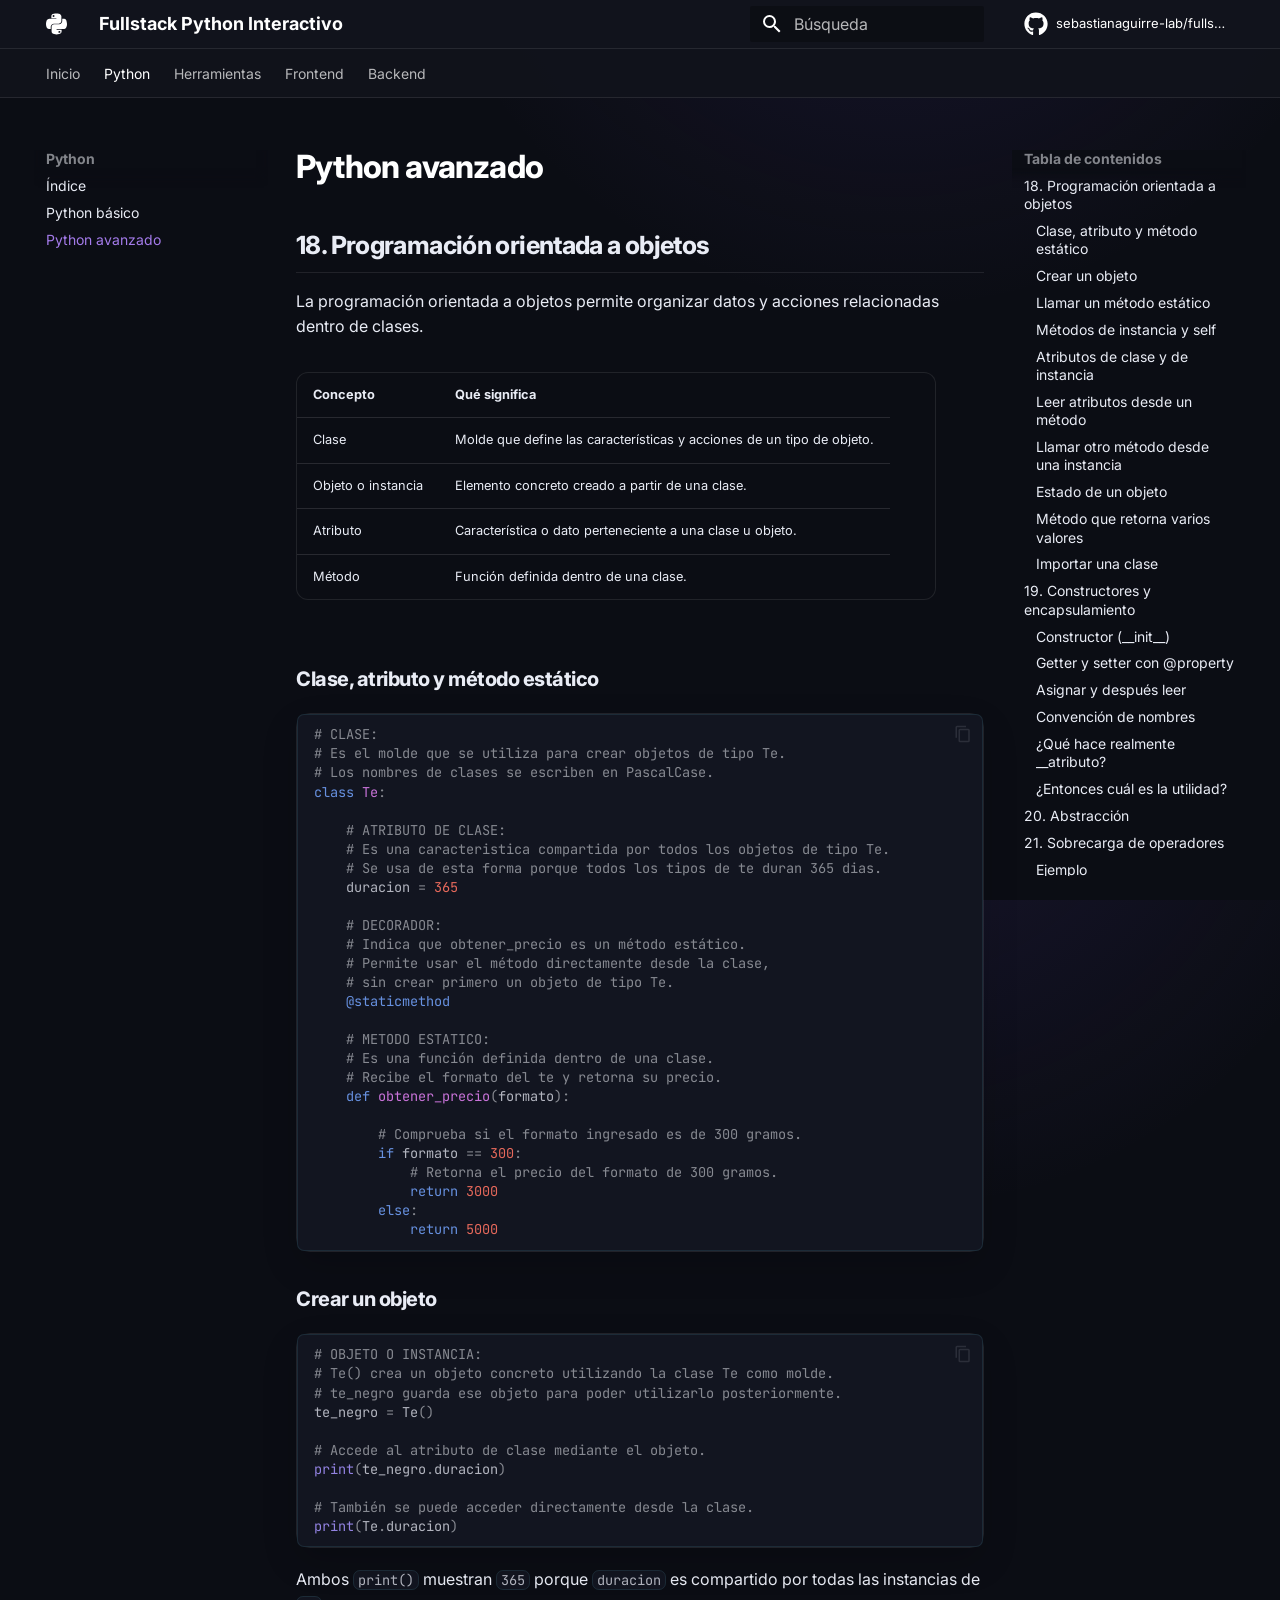
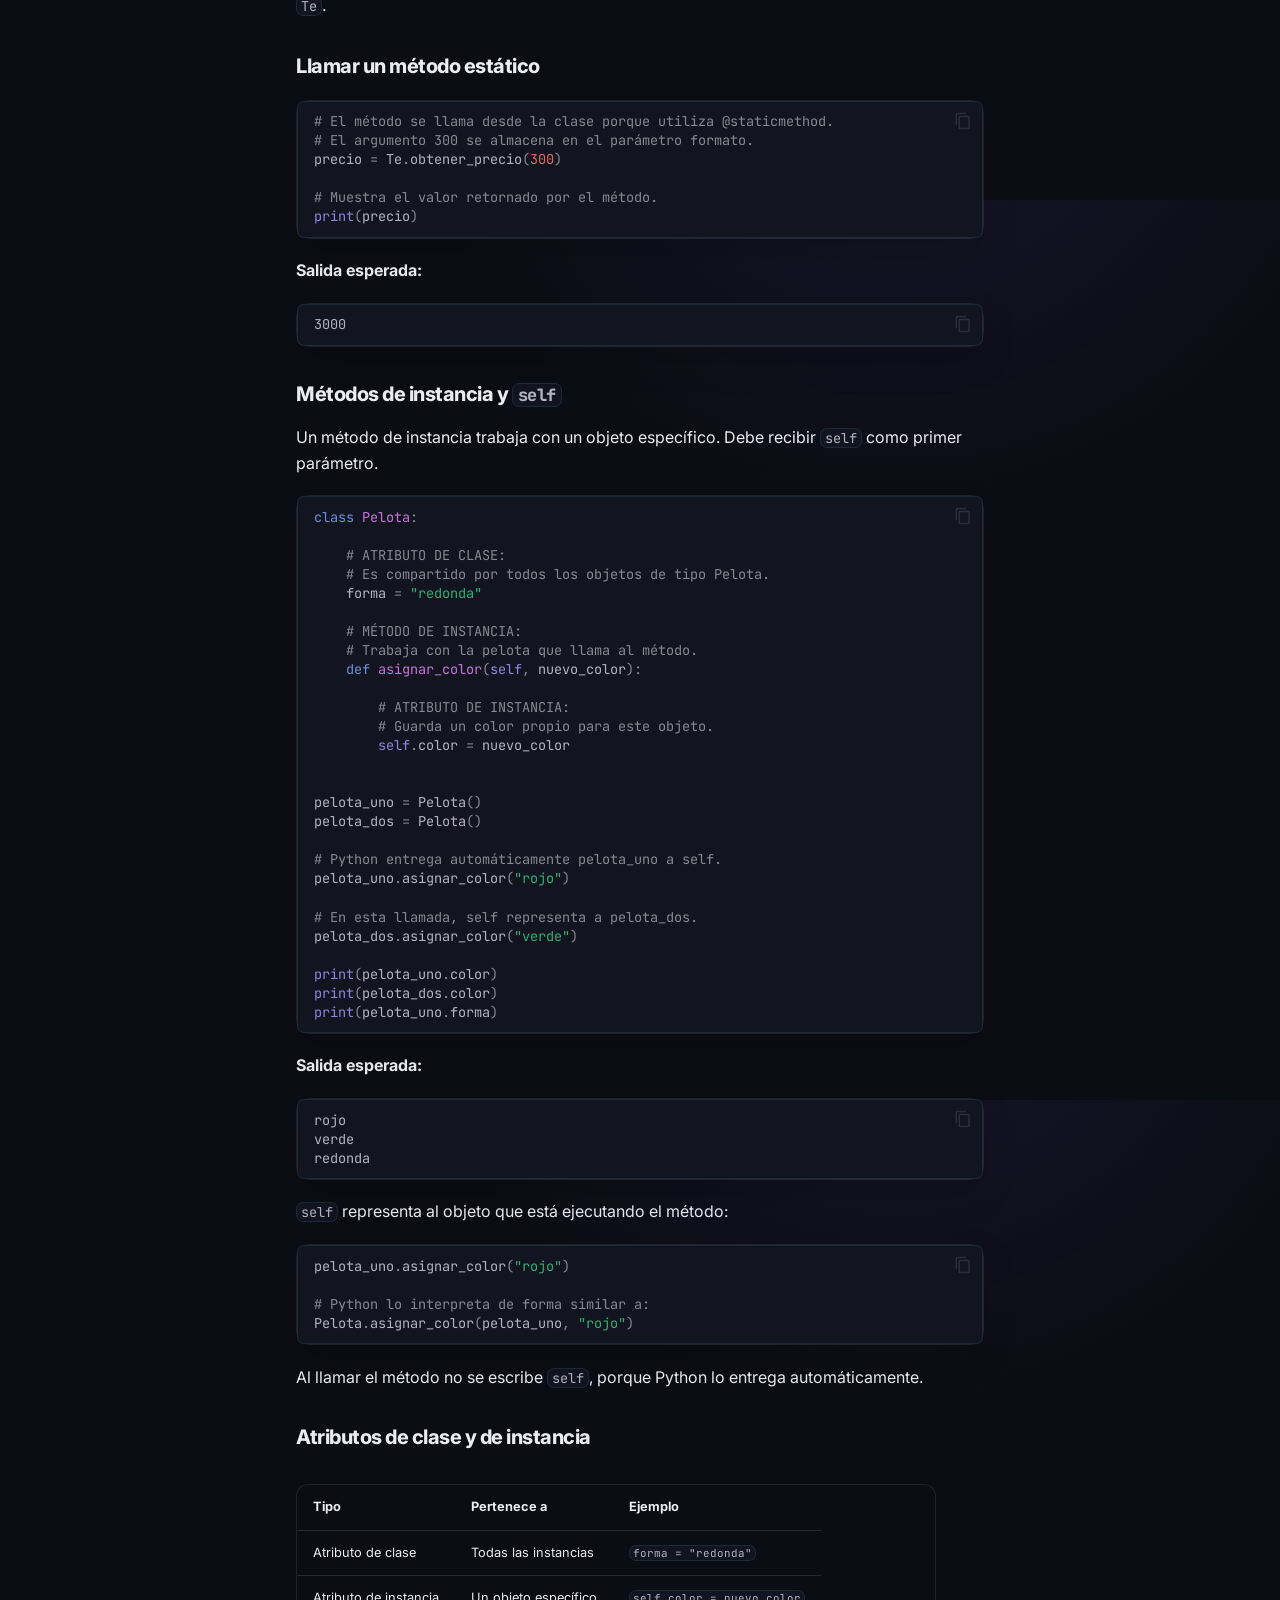
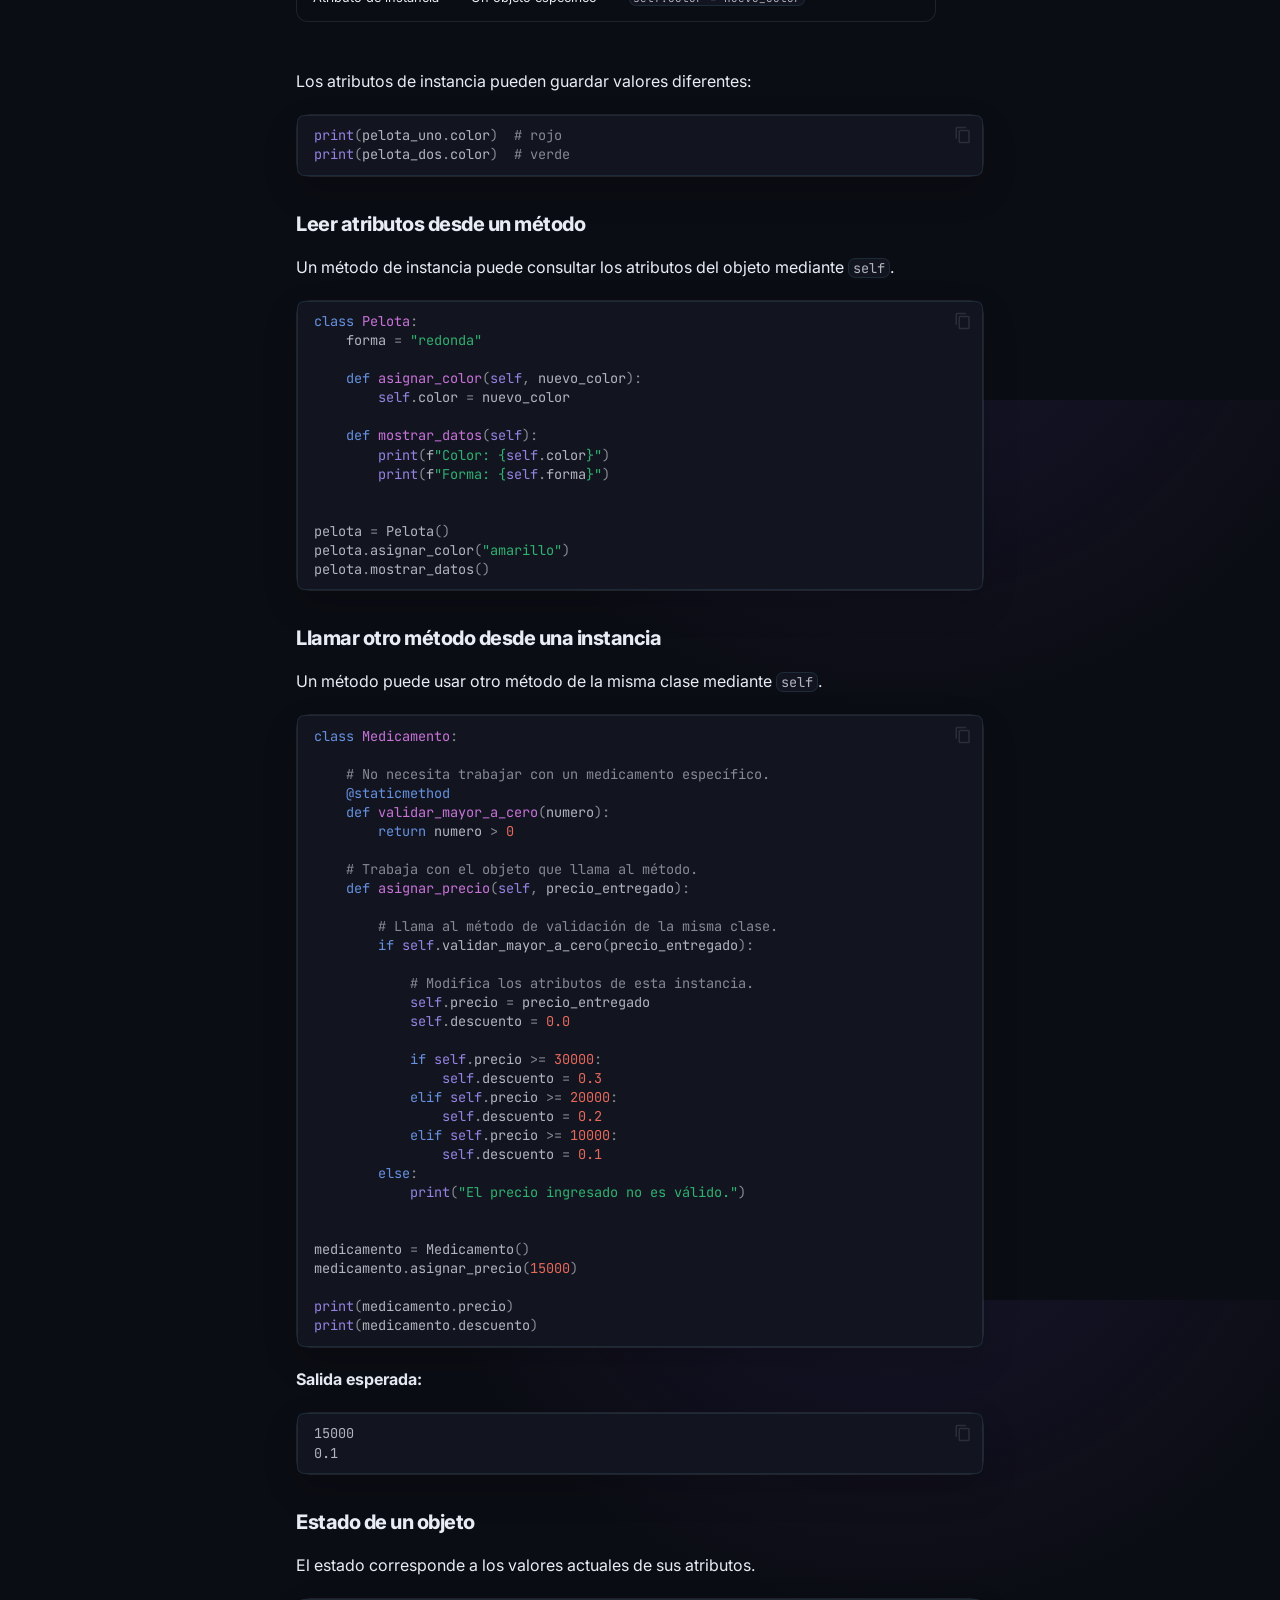
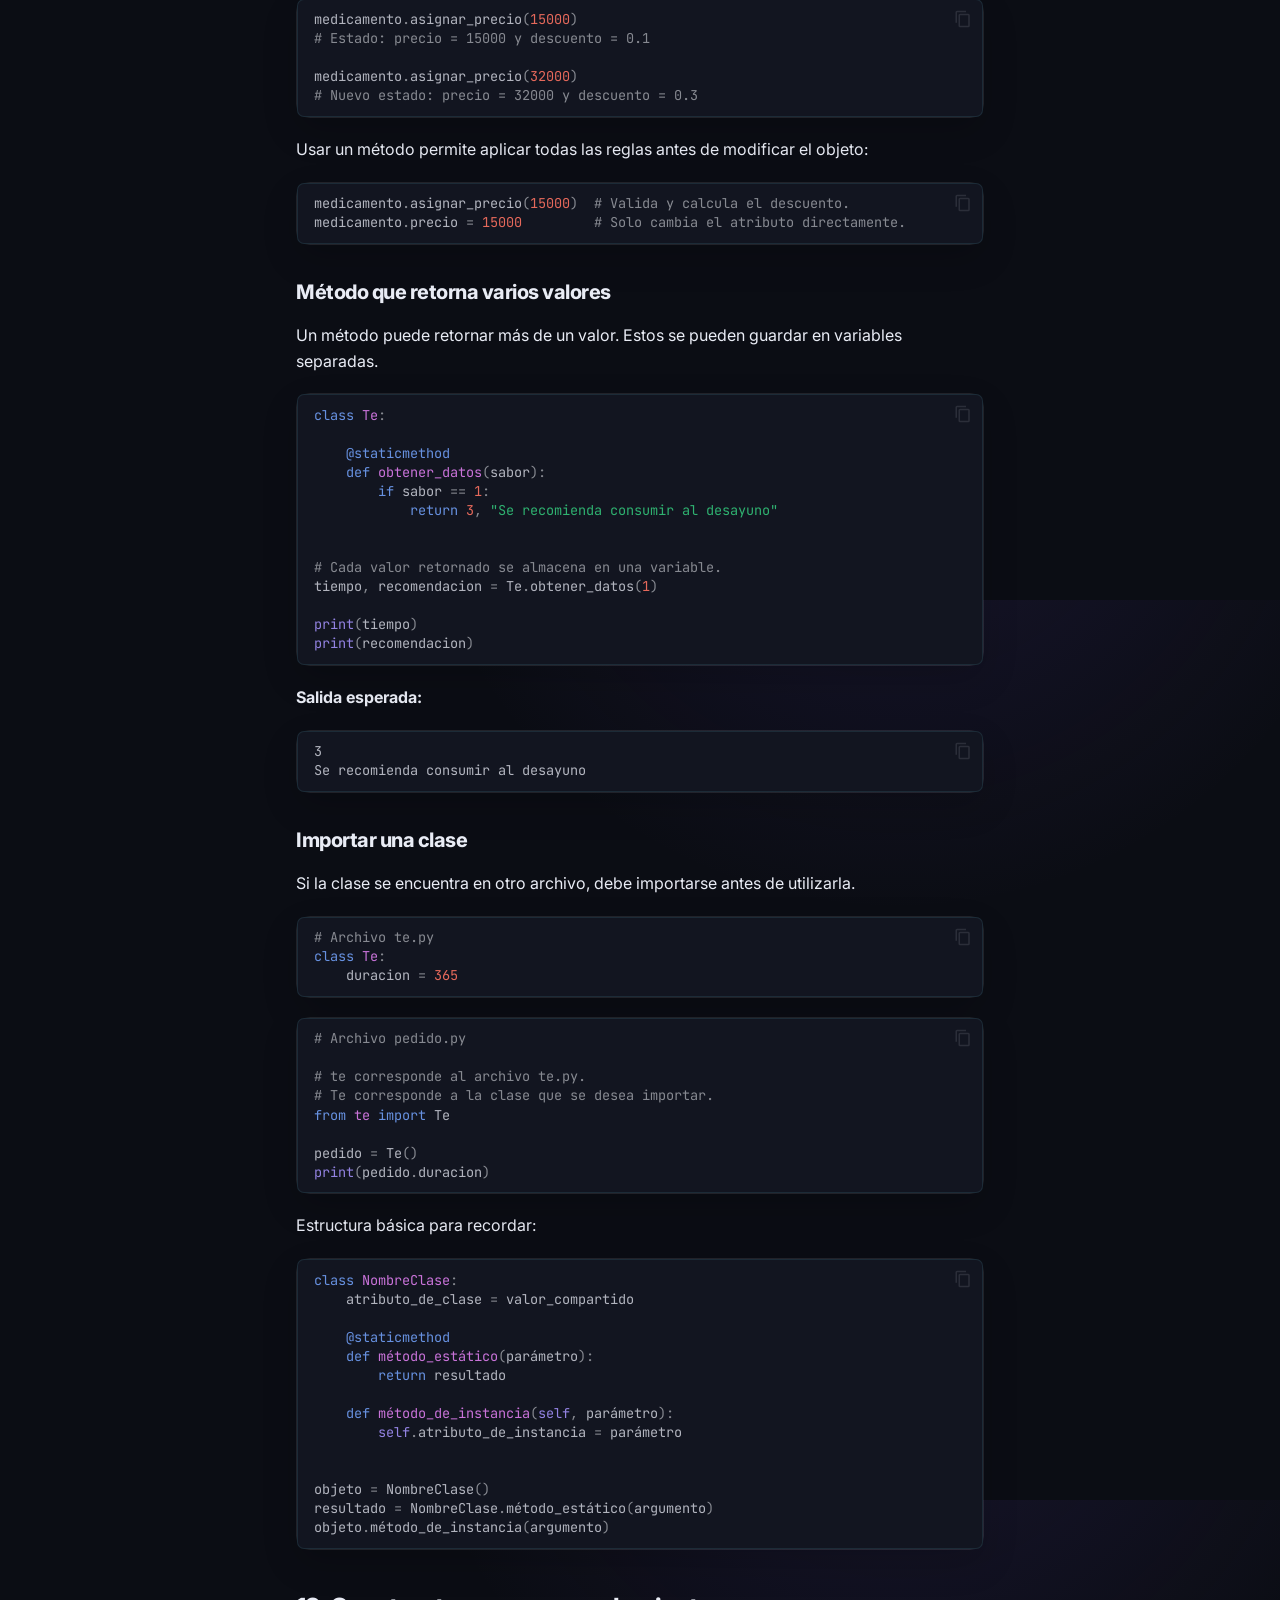
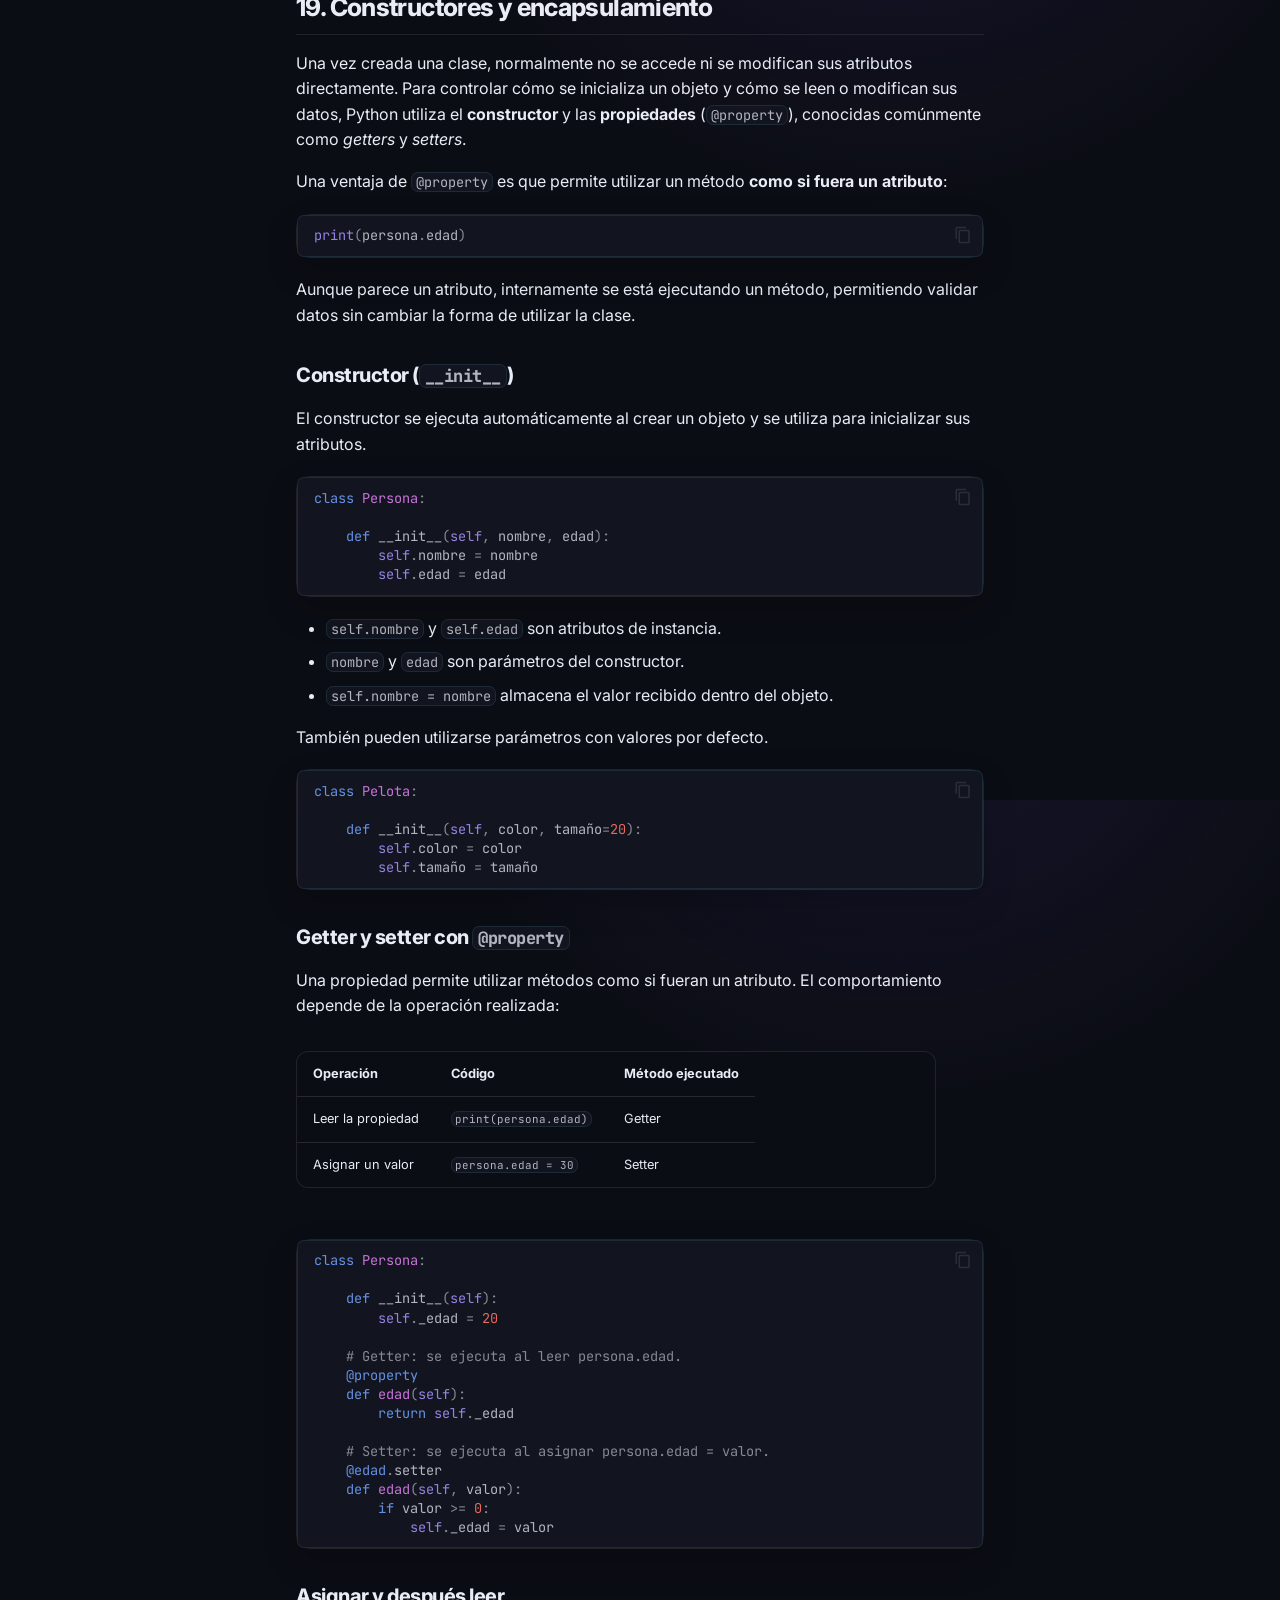
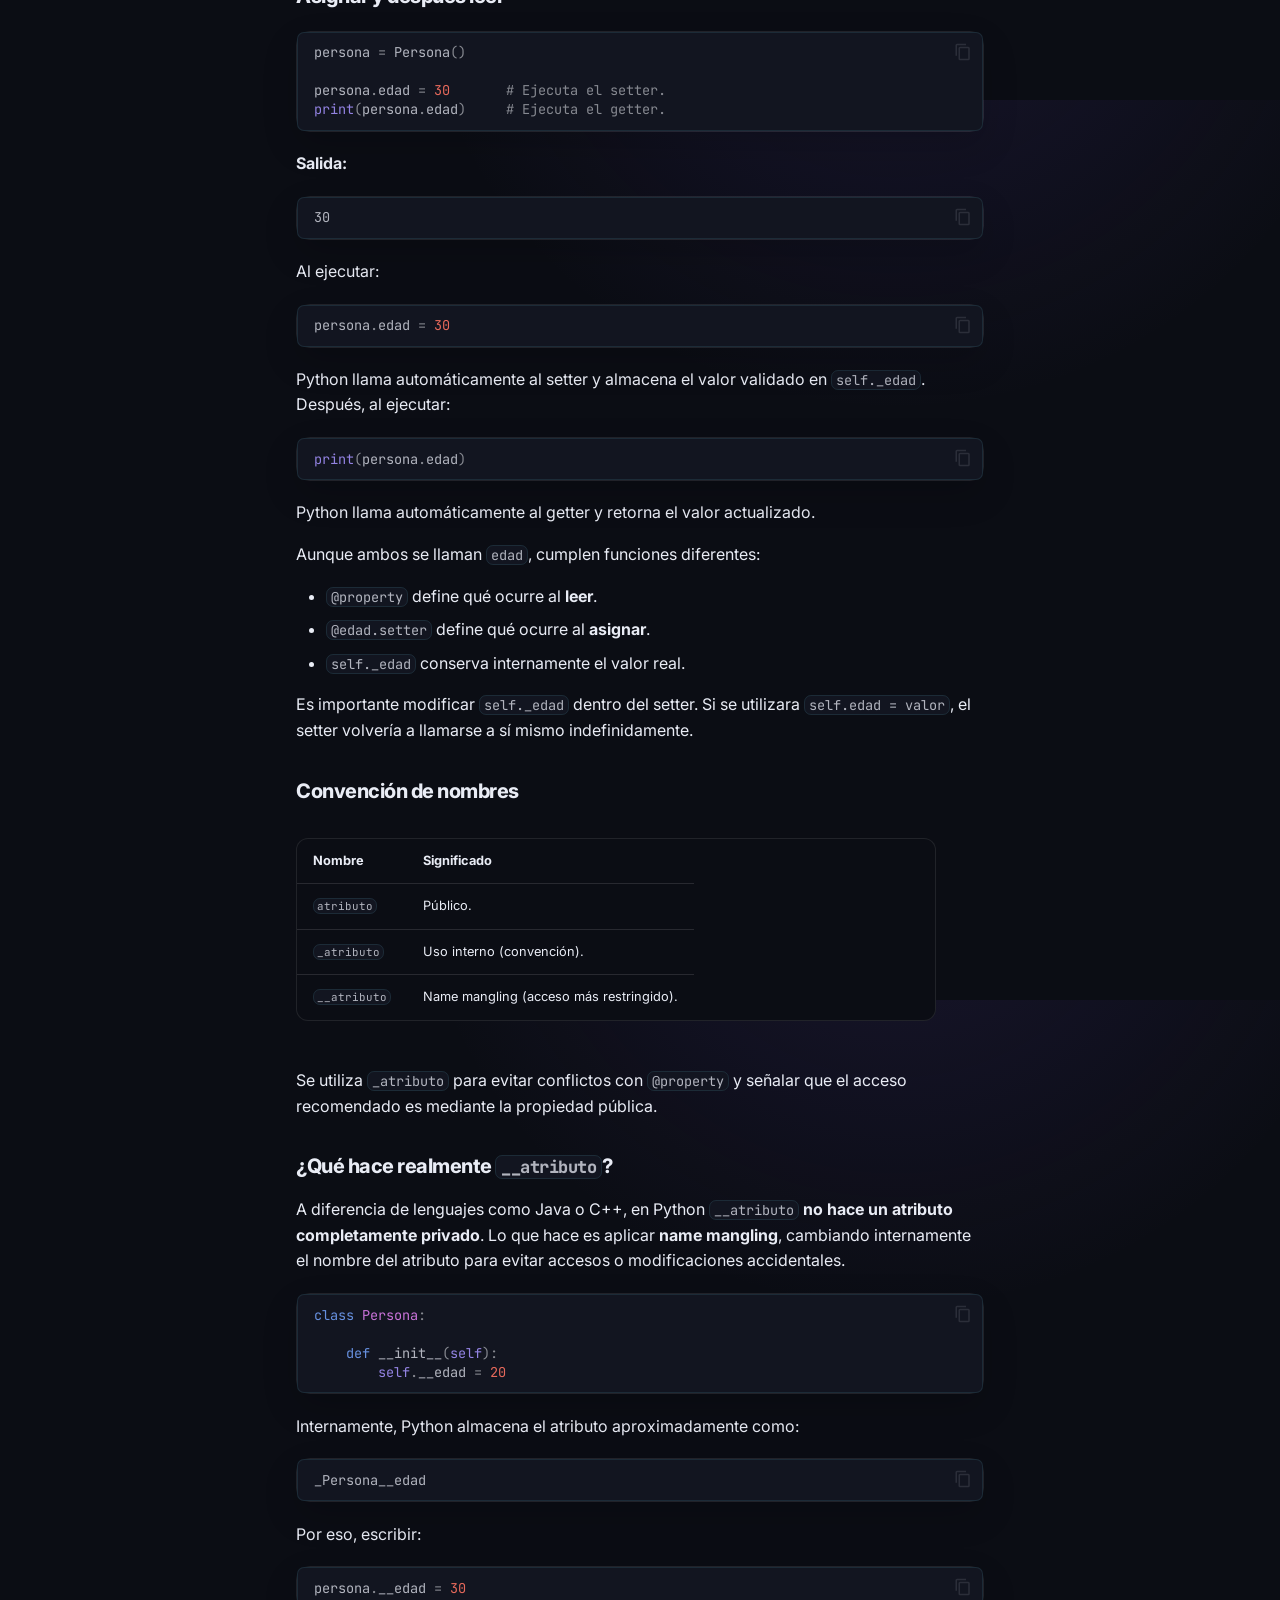
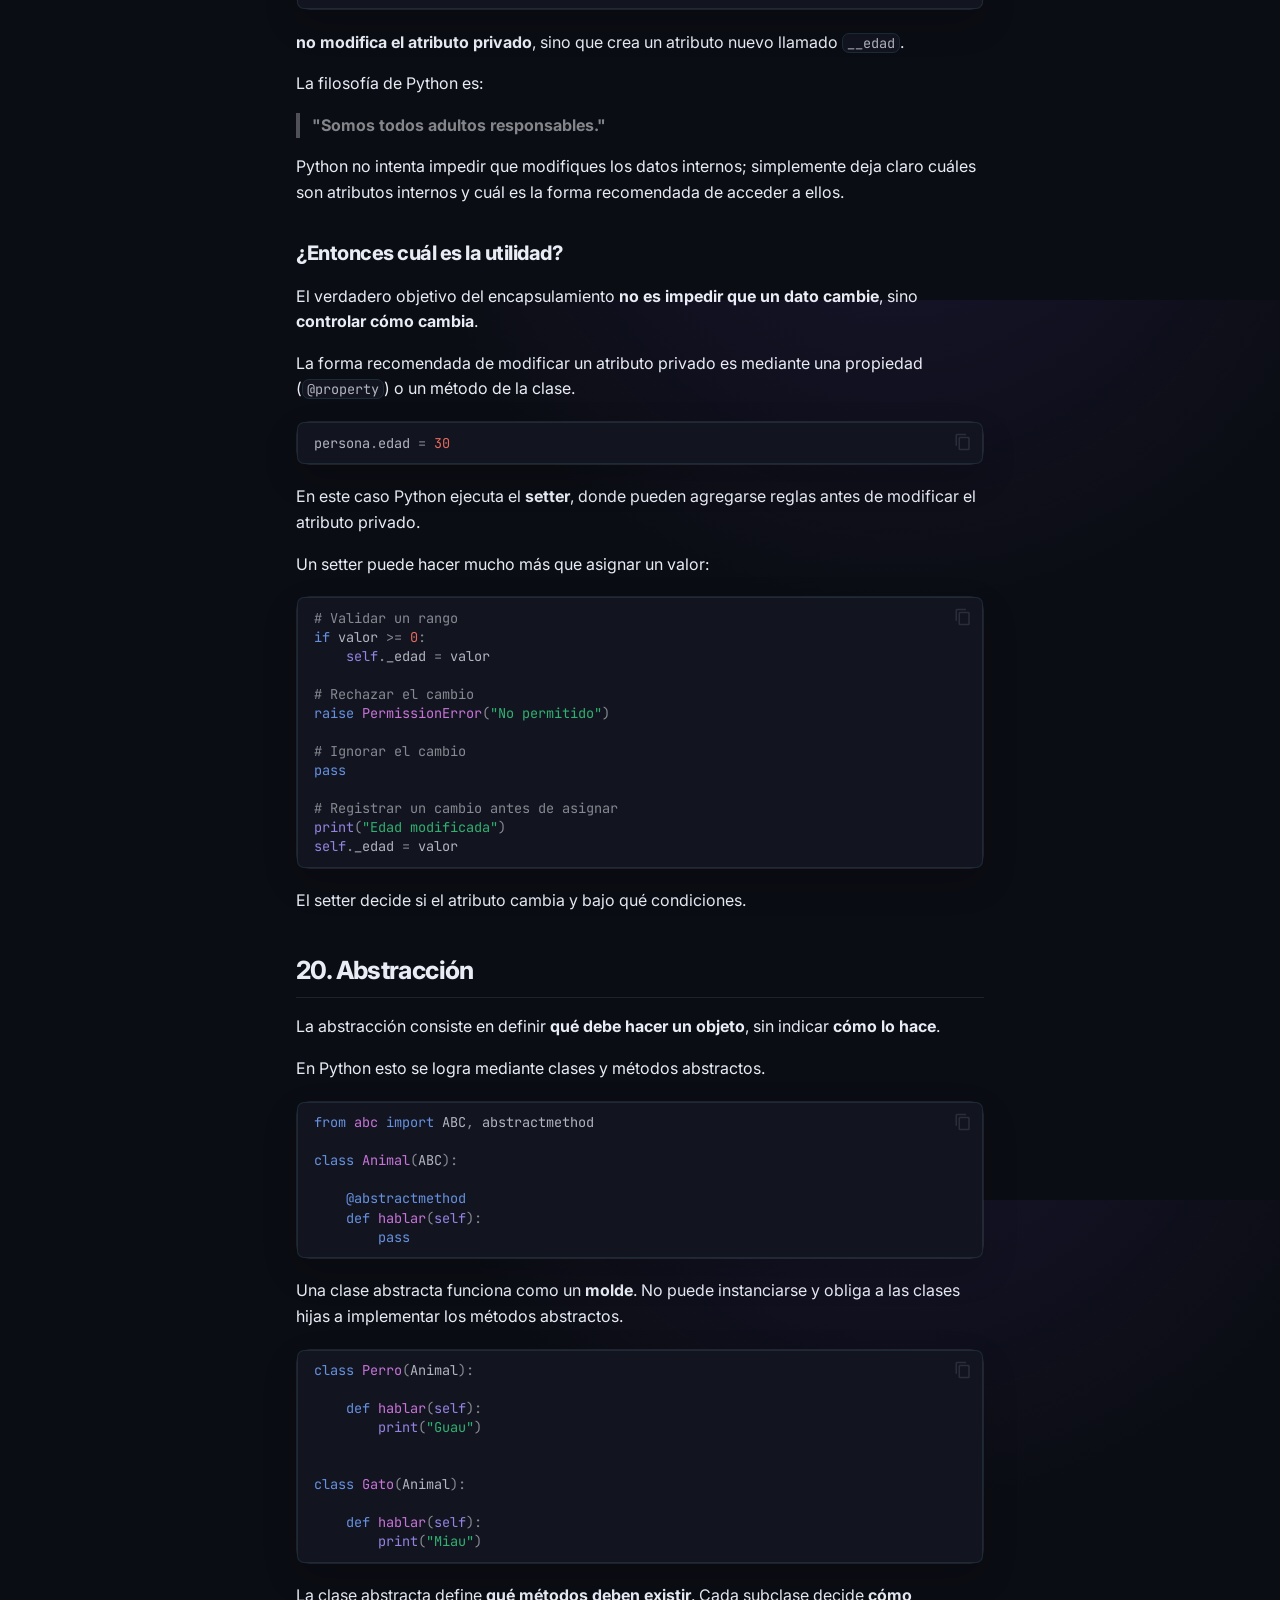
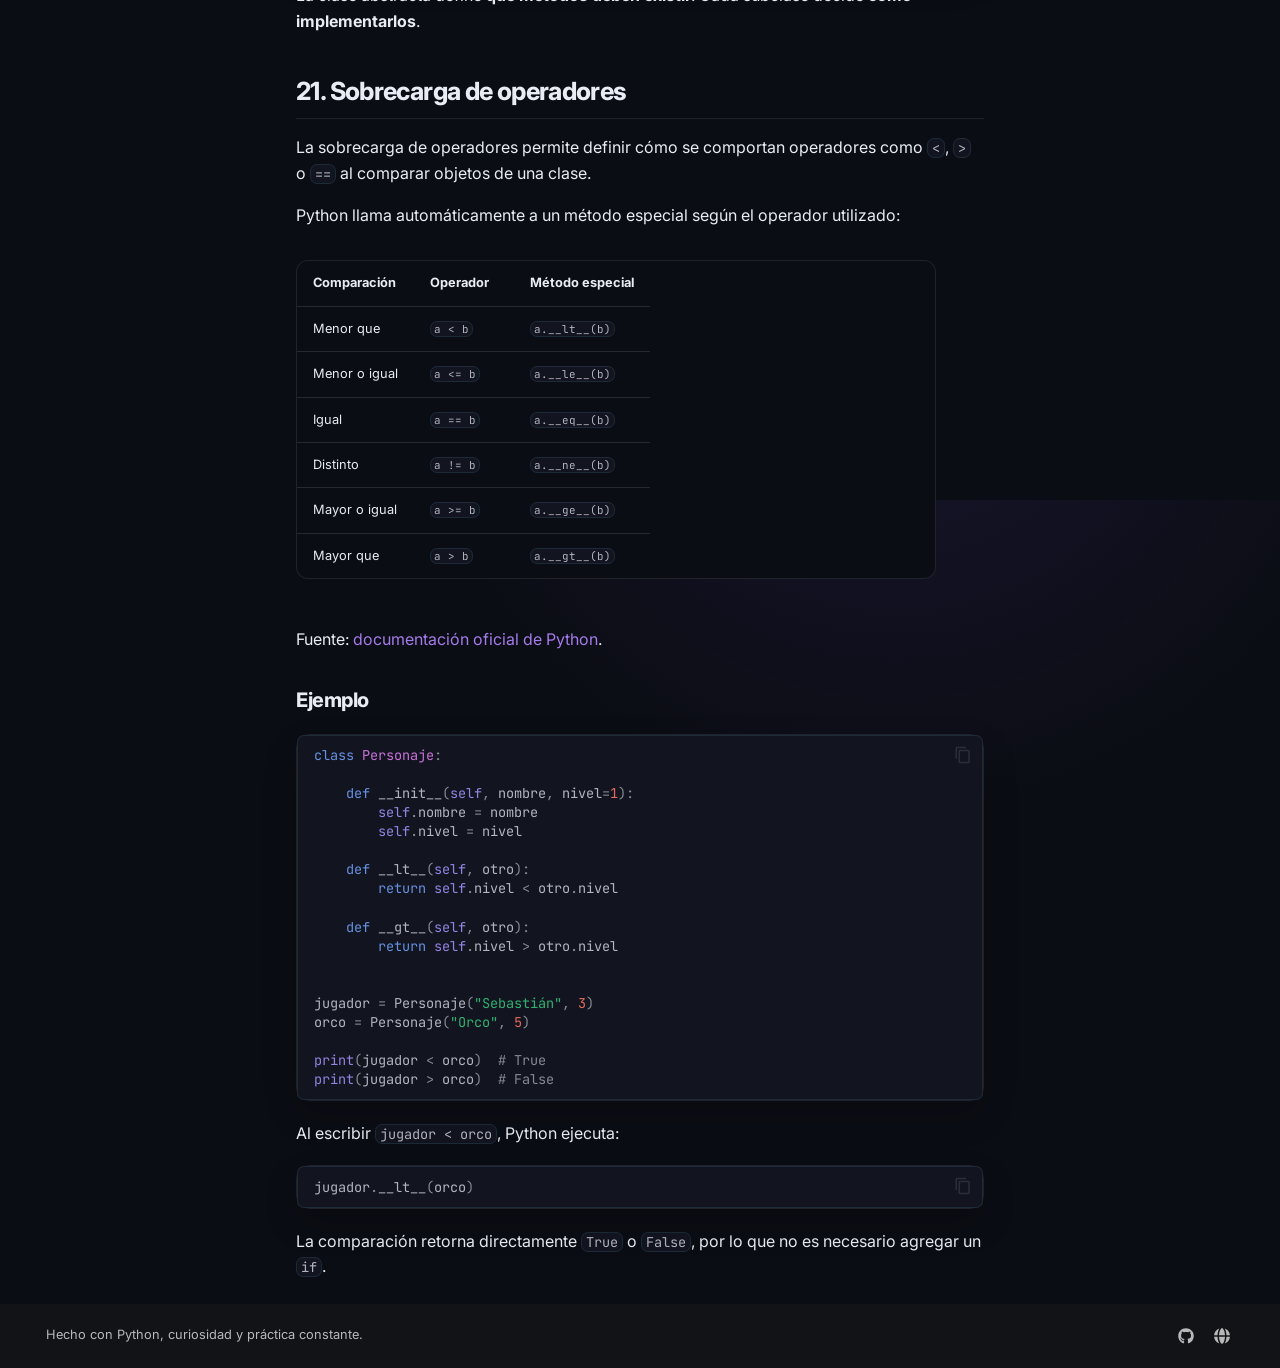
<file: python/python-avanzados/index.html>
<!doctype html>
<html lang="es" class="no-js">
  <head>
    
      <meta charset="utf-8">
      <meta name="viewport" content="width=device-width,initial-scale=1">
      
        <meta name="description" content="Guía práctica de programación y desarrollo web.">
      
      
        <meta name="author" content="Sebastián Aguirre">
      
      
        <link rel="canonical" href="https://sebastianaguirre-lab.github.io/fullstack-python-interactivo/python/python-avanzados/">
      
      
        <link rel="prev" href="../python-basicos/">
      
      
        <link rel="next" href="../../herramientas/git-y-github/">
      
      
      <link rel="icon" href="../../assets/images/favicon.png">
      <meta name="generator" content="mkdocs-1.6.1, mkdocs-material-9.6.16">
    
    
      
        <title>Python avanzado - Fullstack Python Interactivo</title>
      
    
    
      <link rel="stylesheet" href="../../assets/stylesheets/main.7e37652d.min.css">
      
        
        <link rel="stylesheet" href="../../assets/stylesheets/palette.06af60db.min.css">
      
      


    
    
      
    
    
      
        
        
        <link rel="preconnect" href="https://fonts.gstatic.com" crossorigin>
        <link rel="stylesheet" href="https://fonts.googleapis.com/css?family=Inter:300,300i,400,400i,700,700i%7CJetBrains+Mono:400,400i,700,700i&display=fallback">
        <style>:root{--md-text-font:"Inter";--md-code-font:"JetBrains Mono"}</style>
      
    
    
      <link rel="stylesheet" href="../../assets/stylesheets/extra.css">
    
    <script>__md_scope=new URL("../..",location),__md_hash=e=>[...e].reduce(((e,_)=>(e<<5)-e+_.charCodeAt(0)),0),__md_get=(e,_=localStorage,t=__md_scope)=>JSON.parse(_.getItem(t.pathname+"."+e)),__md_set=(e,_,t=localStorage,a=__md_scope)=>{try{t.setItem(a.pathname+"."+e,JSON.stringify(_))}catch(e){}}</script>
    
      

    
    
    
  </head>
  
  
    
    
    
    
    
    <body dir="ltr" data-md-color-scheme="slate" data-md-color-primary="deep-purple" data-md-color-accent="cyan">
  
    
    <input class="md-toggle" data-md-toggle="drawer" type="checkbox" id="__drawer" autocomplete="off">
    <input class="md-toggle" data-md-toggle="search" type="checkbox" id="__search" autocomplete="off">
    <label class="md-overlay" for="__drawer"></label>
    <div data-md-component="skip">
      
        
        <a href="#18-programacion-orientada-a-objetos" class="md-skip">
          Saltar a contenido
        </a>
      
    </div>
    <div data-md-component="announce">
      
    </div>
    
    
      

<header class="md-header" data-md-component="header">
  <nav class="md-header__inner md-grid" aria-label="Cabecera">
    <a href="../.." title="Fullstack Python Interactivo" class="md-header__button md-logo" aria-label="Fullstack Python Interactivo" data-md-component="logo">
      
  
  <svg xmlns="http://www.w3.org/2000/svg" viewBox="0 0 448 512"><!--! Font Awesome Free 7.0.0 by @fontawesome - https://fontawesome.com License - https://fontawesome.com/license/free (Icons: CC BY 4.0, Fonts: SIL OFL 1.1, Code: MIT License) Copyright 2025 Fonticons, Inc.--><path fill="currentColor" d="M439.8 200.5c-7.7-30.9-22.3-54.2-53.4-54.2h-40.1v47.4c0 36.8-31.2 67.8-66.8 67.8H172.7c-29.2 0-53.4 25-53.4 54.3v101.8c0 29 25.2 46 53.4 54.3 33.8 9.9 66.3 11.7 106.8 0 26.9-7.8 53.4-23.5 53.4-54.3v-40.7H226.2v-13.6h160.2c31.1 0 42.6-21.7 53.4-54.2 11.2-33.5 10.7-65.7 0-108.6M286.2 444.7a20.4 20.4 0 1 1 0-40.7 20.4 20.4 0 1 1 0 40.7M167.8 248.1h106.8c29.7 0 53.4-24.5 53.4-54.3V91.9c0-29-24.4-50.7-53.4-55.6-35.8-5.9-74.7-5.6-106.8.1-45.2 8-53.4 24.7-53.4 55.6v40.7h106.9v13.6h-147c-31.1 0-58.3 18.7-66.8 54.2-9.8 40.7-10.2 66.1 0 108.6 7.6 31.6 25.7 54.2 56.8 54.2H101v-48.8c0-35.3 30.5-66.4 66.8-66.4m-6.6-183.4a20.4 20.4 0 1 1 0 40.8 20.4 20.4 0 1 1 0-40.8"/></svg>

    </a>
    <label class="md-header__button md-icon" for="__drawer">
      
      <svg xmlns="http://www.w3.org/2000/svg" viewBox="0 0 24 24"><path d="M3 6h18v2H3zm0 5h18v2H3zm0 5h18v2H3z"/></svg>
    </label>
    <div class="md-header__title" data-md-component="header-title">
      <div class="md-header__ellipsis">
        <div class="md-header__topic">
          <span class="md-ellipsis">
            Fullstack Python Interactivo
          </span>
        </div>
        <div class="md-header__topic" data-md-component="header-topic">
          <span class="md-ellipsis">
            
              Python avanzado
            
          </span>
        </div>
      </div>
    </div>
    
      
    
    
    
    
      
      
        <label class="md-header__button md-icon" for="__search">
          
          <svg xmlns="http://www.w3.org/2000/svg" viewBox="0 0 24 24"><path d="M9.5 3A6.5 6.5 0 0 1 16 9.5c0 1.61-.59 3.09-1.56 4.23l.27.27h.79l5 5-1.5 1.5-5-5v-.79l-.27-.27A6.52 6.52 0 0 1 9.5 16 6.5 6.5 0 0 1 3 9.5 6.5 6.5 0 0 1 9.5 3m0 2C7 5 5 7 5 9.5S7 14 9.5 14 14 12 14 9.5 12 5 9.5 5"/></svg>
        </label>
        <div class="md-search" data-md-component="search" role="dialog">
  <label class="md-search__overlay" for="__search"></label>
  <div class="md-search__inner" role="search">
    <form class="md-search__form" name="search">
      <input type="text" class="md-search__input" name="query" aria-label="Búsqueda" placeholder="Búsqueda" autocapitalize="off" autocorrect="off" autocomplete="off" spellcheck="false" data-md-component="search-query" required>
      <label class="md-search__icon md-icon" for="__search">
        
        <svg xmlns="http://www.w3.org/2000/svg" viewBox="0 0 24 24"><path d="M9.5 3A6.5 6.5 0 0 1 16 9.5c0 1.61-.59 3.09-1.56 4.23l.27.27h.79l5 5-1.5 1.5-5-5v-.79l-.27-.27A6.52 6.52 0 0 1 9.5 16 6.5 6.5 0 0 1 3 9.5 6.5 6.5 0 0 1 9.5 3m0 2C7 5 5 7 5 9.5S7 14 9.5 14 14 12 14 9.5 12 5 9.5 5"/></svg>
        
        <svg xmlns="http://www.w3.org/2000/svg" viewBox="0 0 24 24"><path d="M20 11v2H8l5.5 5.5-1.42 1.42L4.16 12l7.92-7.92L13.5 5.5 8 11z"/></svg>
      </label>
      <nav class="md-search__options" aria-label="Buscar">
        
        <button type="reset" class="md-search__icon md-icon" title="Limpiar" aria-label="Limpiar" tabindex="-1">
          
          <svg xmlns="http://www.w3.org/2000/svg" viewBox="0 0 24 24"><path d="M19 6.41 17.59 5 12 10.59 6.41 5 5 6.41 10.59 12 5 17.59 6.41 19 12 13.41 17.59 19 19 17.59 13.41 12z"/></svg>
        </button>
      </nav>
      
        <div class="md-search__suggest" data-md-component="search-suggest"></div>
      
    </form>
    <div class="md-search__output">
      <div class="md-search__scrollwrap" tabindex="0" data-md-scrollfix>
        <div class="md-search-result" data-md-component="search-result">
          <div class="md-search-result__meta">
            Inicializando búsqueda
          </div>
          <ol class="md-search-result__list" role="presentation"></ol>
        </div>
      </div>
    </div>
  </div>
</div>
      
    
    
      <div class="md-header__source">
        <a href="https://github.com/sebastianaguirre-lab/fullstack-python-interactivo" title="Ir al repositorio" class="md-source" data-md-component="source">
  <div class="md-source__icon md-icon">
    
    <svg xmlns="http://www.w3.org/2000/svg" viewBox="0 0 512 512"><!--! Font Awesome Free 7.0.0 by @fontawesome - https://fontawesome.com License - https://fontawesome.com/license/free (Icons: CC BY 4.0, Fonts: SIL OFL 1.1, Code: MIT License) Copyright 2025 Fonticons, Inc.--><path fill="currentColor" d="M173.9 397.4c0 2-2.3 3.6-5.2 3.6-3.3.3-5.6-1.3-5.6-3.6 0-2 2.3-3.6 5.2-3.6 3-.3 5.6 1.3 5.6 3.6m-31.1-4.5c-.7 2 1.3 4.3 4.3 4.9 2.6 1 5.6 0 6.2-2s-1.3-4.3-4.3-5.2c-2.6-.7-5.5.3-6.2 2.3m44.2-1.7c-2.9.7-4.9 2.6-4.6 4.9.3 2 2.9 3.3 5.9 2.6 2.9-.7 4.9-2.6 4.6-4.6-.3-1.9-3-3.2-5.9-2.9M252.8 8C114.1 8 8 113.3 8 252c0 110.9 69.8 205.8 169.5 239.2 12.8 2.3 17.3-5.6 17.3-12.1 0-6.2-.3-40.4-.3-61.4 0 0-70 15-84.7-29.8 0 0-11.4-29.1-27.8-36.6 0 0-22.9-15.7 1.6-15.4 0 0 24.9 2 38.6 25.8 21.9 38.6 58.6 27.5 72.9 20.9 2.3-16 8.8-27.1 16-33.7-55.9-6.2-112.3-14.3-112.3-110.5 0-27.5 7.6-41.3 23.6-58.9-2.6-6.5-11.1-33.3 2.6-67.9 20.9-6.5 69 27 69 27 20-5.6 41.5-8.5 62.8-8.5s42.8 2.9 62.8 8.5c0 0 48.1-33.6 69-27 13.7 34.7 5.2 61.4 2.6 67.9 16 17.7 25.8 31.5 25.8 58.9 0 96.5-58.9 104.2-114.8 110.5 9.2 7.9 17 22.9 17 46.4 0 33.7-.3 75.4-.3 83.6 0 6.5 4.6 14.4 17.3 12.1C436.2 457.8 504 362.9 504 252 504 113.3 391.5 8 252.8 8M105.2 352.9c-1.3 1-1 3.3.7 5.2 1.6 1.6 3.9 2.3 5.2 1 1.3-1 1-3.3-.7-5.2-1.6-1.6-3.9-2.3-5.2-1m-10.8-8.1c-.7 1.3.3 2.9 2.3 3.9 1.6 1 3.6.7 4.3-.7.7-1.3-.3-2.9-2.3-3.9-2-.6-3.6-.3-4.3.7m32.4 35.6c-1.6 1.3-1 4.3 1.3 6.2 2.3 2.3 5.2 2.6 6.5 1 1.3-1.3.7-4.3-1.3-6.2-2.2-2.3-5.2-2.6-6.5-1m-11.4-14.7c-1.6 1-1.6 3.6 0 5.9s4.3 3.3 5.6 2.3c1.6-1.3 1.6-3.9 0-6.2-1.4-2.3-4-3.3-5.6-2"/></svg>
  </div>
  <div class="md-source__repository">
    sebastianaguirre-lab/fullstack-python-interactivo
  </div>
</a>
      </div>
    
  </nav>
  
</header>
    
    <div class="md-container" data-md-component="container">
      
      
        
          
            
<nav class="md-tabs" aria-label="Pestañas" data-md-component="tabs">
  <div class="md-grid">
    <ul class="md-tabs__list">
      
        
  
  
  
  
    <li class="md-tabs__item">
      <a href="../.." class="md-tabs__link">
        
  
  
    
  
  Inicio

      </a>
    </li>
  

      
        
  
  
  
    
  
  
    
    
      <li class="md-tabs__item md-tabs__item--active">
        <a href="../" class="md-tabs__link">
          
  
  
  Python

        </a>
      </li>
    
  

      
        
  
  
  
  
    
    
      <li class="md-tabs__item">
        <a href="../../herramientas/git-y-github/" class="md-tabs__link">
          
  
  
  Herramientas

        </a>
      </li>
    
  

      
        
  
  
  
  
    <li class="md-tabs__item">
      <a href="../../frontend/frontend/" class="md-tabs__link">
        
  
  
    
  
  Frontend

      </a>
    </li>
  

      
        
  
  
  
  
    <li class="md-tabs__item">
      <a href="../../backend/" class="md-tabs__link">
        
  
  
    
  
  Backend

      </a>
    </li>
  

      
    </ul>
  </div>
</nav>
          
        
      
      <main class="md-main" data-md-component="main">
        <div class="md-main__inner md-grid">
          
            
              
              <div class="md-sidebar md-sidebar--primary" data-md-component="sidebar" data-md-type="navigation" >
                <div class="md-sidebar__scrollwrap">
                  <div class="md-sidebar__inner">
                    


  


<nav class="md-nav md-nav--primary md-nav--lifted" aria-label="Navegación" data-md-level="0">
  <label class="md-nav__title" for="__drawer">
    <a href="../.." title="Fullstack Python Interactivo" class="md-nav__button md-logo" aria-label="Fullstack Python Interactivo" data-md-component="logo">
      
  
  <svg xmlns="http://www.w3.org/2000/svg" viewBox="0 0 448 512"><!--! Font Awesome Free 7.0.0 by @fontawesome - https://fontawesome.com License - https://fontawesome.com/license/free (Icons: CC BY 4.0, Fonts: SIL OFL 1.1, Code: MIT License) Copyright 2025 Fonticons, Inc.--><path fill="currentColor" d="M439.8 200.5c-7.7-30.9-22.3-54.2-53.4-54.2h-40.1v47.4c0 36.8-31.2 67.8-66.8 67.8H172.7c-29.2 0-53.4 25-53.4 54.3v101.8c0 29 25.2 46 53.4 54.3 33.8 9.9 66.3 11.7 106.8 0 26.9-7.8 53.4-23.5 53.4-54.3v-40.7H226.2v-13.6h160.2c31.1 0 42.6-21.7 53.4-54.2 11.2-33.5 10.7-65.7 0-108.6M286.2 444.7a20.4 20.4 0 1 1 0-40.7 20.4 20.4 0 1 1 0 40.7M167.8 248.1h106.8c29.7 0 53.4-24.5 53.4-54.3V91.9c0-29-24.4-50.7-53.4-55.6-35.8-5.9-74.7-5.6-106.8.1-45.2 8-53.4 24.7-53.4 55.6v40.7h106.9v13.6h-147c-31.1 0-58.3 18.7-66.8 54.2-9.8 40.7-10.2 66.1 0 108.6 7.6 31.6 25.7 54.2 56.8 54.2H101v-48.8c0-35.3 30.5-66.4 66.8-66.4m-6.6-183.4a20.4 20.4 0 1 1 0 40.8 20.4 20.4 0 1 1 0-40.8"/></svg>

    </a>
    Fullstack Python Interactivo
  </label>
  
    <div class="md-nav__source">
      <a href="https://github.com/sebastianaguirre-lab/fullstack-python-interactivo" title="Ir al repositorio" class="md-source" data-md-component="source">
  <div class="md-source__icon md-icon">
    
    <svg xmlns="http://www.w3.org/2000/svg" viewBox="0 0 512 512"><!--! Font Awesome Free 7.0.0 by @fontawesome - https://fontawesome.com License - https://fontawesome.com/license/free (Icons: CC BY 4.0, Fonts: SIL OFL 1.1, Code: MIT License) Copyright 2025 Fonticons, Inc.--><path fill="currentColor" d="M173.9 397.4c0 2-2.3 3.6-5.2 3.6-3.3.3-5.6-1.3-5.6-3.6 0-2 2.3-3.6 5.2-3.6 3-.3 5.6 1.3 5.6 3.6m-31.1-4.5c-.7 2 1.3 4.3 4.3 4.9 2.6 1 5.6 0 6.2-2s-1.3-4.3-4.3-5.2c-2.6-.7-5.5.3-6.2 2.3m44.2-1.7c-2.9.7-4.9 2.6-4.6 4.9.3 2 2.9 3.3 5.9 2.6 2.9-.7 4.9-2.6 4.6-4.6-.3-1.9-3-3.2-5.9-2.9M252.8 8C114.1 8 8 113.3 8 252c0 110.9 69.8 205.8 169.5 239.2 12.8 2.3 17.3-5.6 17.3-12.1 0-6.2-.3-40.4-.3-61.4 0 0-70 15-84.7-29.8 0 0-11.4-29.1-27.8-36.6 0 0-22.9-15.7 1.6-15.4 0 0 24.9 2 38.6 25.8 21.9 38.6 58.6 27.5 72.9 20.9 2.3-16 8.8-27.1 16-33.7-55.9-6.2-112.3-14.3-112.3-110.5 0-27.5 7.6-41.3 23.6-58.9-2.6-6.5-11.1-33.3 2.6-67.9 20.9-6.5 69 27 69 27 20-5.6 41.5-8.5 62.8-8.5s42.8 2.9 62.8 8.5c0 0 48.1-33.6 69-27 13.7 34.7 5.2 61.4 2.6 67.9 16 17.7 25.8 31.5 25.8 58.9 0 96.5-58.9 104.2-114.8 110.5 9.2 7.9 17 22.9 17 46.4 0 33.7-.3 75.4-.3 83.6 0 6.5 4.6 14.4 17.3 12.1C436.2 457.8 504 362.9 504 252 504 113.3 391.5 8 252.8 8M105.2 352.9c-1.3 1-1 3.3.7 5.2 1.6 1.6 3.9 2.3 5.2 1 1.3-1 1-3.3-.7-5.2-1.6-1.6-3.9-2.3-5.2-1m-10.8-8.1c-.7 1.3.3 2.9 2.3 3.9 1.6 1 3.6.7 4.3-.7.7-1.3-.3-2.9-2.3-3.9-2-.6-3.6-.3-4.3.7m32.4 35.6c-1.6 1.3-1 4.3 1.3 6.2 2.3 2.3 5.2 2.6 6.5 1 1.3-1.3.7-4.3-1.3-6.2-2.2-2.3-5.2-2.6-6.5-1m-11.4-14.7c-1.6 1-1.6 3.6 0 5.9s4.3 3.3 5.6 2.3c1.6-1.3 1.6-3.9 0-6.2-1.4-2.3-4-3.3-5.6-2"/></svg>
  </div>
  <div class="md-source__repository">
    sebastianaguirre-lab/fullstack-python-interactivo
  </div>
</a>
    </div>
  
  <ul class="md-nav__list" data-md-scrollfix>
    
      
      
  
  
  
  
    <li class="md-nav__item">
      <a href="../.." class="md-nav__link">
        
  
  
  <span class="md-ellipsis">
    Inicio
    
  </span>
  

      </a>
    </li>
  

    
      
      
  
  
    
  
  
  
    
    
    
    
      
        
        
      
      
        
      
    
    
    <li class="md-nav__item md-nav__item--active md-nav__item--section md-nav__item--nested">
      
        
        
        <input class="md-nav__toggle md-toggle " type="checkbox" id="__nav_2" checked>
        
          
          <label class="md-nav__link" for="__nav_2" id="__nav_2_label" tabindex="">
            
  
  
  <span class="md-ellipsis">
    Python
    
  </span>
  

            <span class="md-nav__icon md-icon"></span>
          </label>
        
        <nav class="md-nav" data-md-level="1" aria-labelledby="__nav_2_label" aria-expanded="true">
          <label class="md-nav__title" for="__nav_2">
            <span class="md-nav__icon md-icon"></span>
            Python
          </label>
          <ul class="md-nav__list" data-md-scrollfix>
            
              
                
  
  
  
  
    <li class="md-nav__item">
      <a href="../" class="md-nav__link">
        
  
  
  <span class="md-ellipsis">
    Índice
    
  </span>
  

      </a>
    </li>
  

              
            
              
                
  
  
  
  
    <li class="md-nav__item">
      <a href="../python-basicos/" class="md-nav__link">
        
  
  
  <span class="md-ellipsis">
    Python básico
    
  </span>
  

      </a>
    </li>
  

              
            
              
                
  
  
    
  
  
  
    <li class="md-nav__item md-nav__item--active">
      
      <input class="md-nav__toggle md-toggle" type="checkbox" id="__toc">
      
      
      
        <label class="md-nav__link md-nav__link--active" for="__toc">
          
  
  
  <span class="md-ellipsis">
    Python avanzado
    
  </span>
  

          <span class="md-nav__icon md-icon"></span>
        </label>
      
      <a href="./" class="md-nav__link md-nav__link--active">
        
  
  
  <span class="md-ellipsis">
    Python avanzado
    
  </span>
  

      </a>
      
        

<nav class="md-nav md-nav--secondary" aria-label="Tabla de contenidos">
  
  
  
  
    <label class="md-nav__title" for="__toc">
      <span class="md-nav__icon md-icon"></span>
      Tabla de contenidos
    </label>
    <ul class="md-nav__list" data-md-component="toc" data-md-scrollfix>
      
        <li class="md-nav__item">
  <a href="#18-programacion-orientada-a-objetos" class="md-nav__link">
    <span class="md-ellipsis">
      18. Programación orientada a objetos
    </span>
  </a>
  
    <nav class="md-nav" aria-label="18. Programación orientada a objetos">
      <ul class="md-nav__list">
        
          <li class="md-nav__item">
  <a href="#clase-atributo-y-metodo-estatico" class="md-nav__link">
    <span class="md-ellipsis">
      Clase, atributo y método estático
    </span>
  </a>
  
</li>
        
          <li class="md-nav__item">
  <a href="#crear-un-objeto" class="md-nav__link">
    <span class="md-ellipsis">
      Crear un objeto
    </span>
  </a>
  
</li>
        
          <li class="md-nav__item">
  <a href="#llamar-un-metodo-estatico" class="md-nav__link">
    <span class="md-ellipsis">
      Llamar un método estático
    </span>
  </a>
  
</li>
        
          <li class="md-nav__item">
  <a href="#metodos-de-instancia-y-self" class="md-nav__link">
    <span class="md-ellipsis">
      Métodos de instancia y self
    </span>
  </a>
  
</li>
        
          <li class="md-nav__item">
  <a href="#atributos-de-clase-y-de-instancia" class="md-nav__link">
    <span class="md-ellipsis">
      Atributos de clase y de instancia
    </span>
  </a>
  
</li>
        
          <li class="md-nav__item">
  <a href="#leer-atributos-desde-un-metodo" class="md-nav__link">
    <span class="md-ellipsis">
      Leer atributos desde un método
    </span>
  </a>
  
</li>
        
          <li class="md-nav__item">
  <a href="#llamar-otro-metodo-desde-una-instancia" class="md-nav__link">
    <span class="md-ellipsis">
      Llamar otro método desde una instancia
    </span>
  </a>
  
</li>
        
          <li class="md-nav__item">
  <a href="#estado-de-un-objeto" class="md-nav__link">
    <span class="md-ellipsis">
      Estado de un objeto
    </span>
  </a>
  
</li>
        
          <li class="md-nav__item">
  <a href="#metodo-que-retorna-varios-valores" class="md-nav__link">
    <span class="md-ellipsis">
      Método que retorna varios valores
    </span>
  </a>
  
</li>
        
          <li class="md-nav__item">
  <a href="#importar-una-clase" class="md-nav__link">
    <span class="md-ellipsis">
      Importar una clase
    </span>
  </a>
  
</li>
        
      </ul>
    </nav>
  
</li>
      
        <li class="md-nav__item">
  <a href="#19-constructores-y-encapsulamiento" class="md-nav__link">
    <span class="md-ellipsis">
      19. Constructores y encapsulamiento
    </span>
  </a>
  
    <nav class="md-nav" aria-label="19. Constructores y encapsulamiento">
      <ul class="md-nav__list">
        
          <li class="md-nav__item">
  <a href="#constructor-__init__" class="md-nav__link">
    <span class="md-ellipsis">
      Constructor (__init__)
    </span>
  </a>
  
</li>
        
          <li class="md-nav__item">
  <a href="#getter-y-setter-con-property" class="md-nav__link">
    <span class="md-ellipsis">
      Getter y setter con @property
    </span>
  </a>
  
</li>
        
          <li class="md-nav__item">
  <a href="#asignar-y-despues-leer" class="md-nav__link">
    <span class="md-ellipsis">
      Asignar y después leer
    </span>
  </a>
  
</li>
        
          <li class="md-nav__item">
  <a href="#convencion-de-nombres" class="md-nav__link">
    <span class="md-ellipsis">
      Convención de nombres
    </span>
  </a>
  
</li>
        
          <li class="md-nav__item">
  <a href="#que-hace-realmente-__atributo" class="md-nav__link">
    <span class="md-ellipsis">
      ¿Qué hace realmente __atributo?
    </span>
  </a>
  
</li>
        
          <li class="md-nav__item">
  <a href="#entonces-cual-es-la-utilidad" class="md-nav__link">
    <span class="md-ellipsis">
      ¿Entonces cuál es la utilidad?
    </span>
  </a>
  
</li>
        
      </ul>
    </nav>
  
</li>
      
        <li class="md-nav__item">
  <a href="#20-abstraccion" class="md-nav__link">
    <span class="md-ellipsis">
      20. Abstracción
    </span>
  </a>
  
</li>
      
        <li class="md-nav__item">
  <a href="#21-sobrecarga-de-operadores" class="md-nav__link">
    <span class="md-ellipsis">
      21. Sobrecarga de operadores
    </span>
  </a>
  
    <nav class="md-nav" aria-label="21. Sobrecarga de operadores">
      <ul class="md-nav__list">
        
          <li class="md-nav__item">
  <a href="#ejemplo" class="md-nav__link">
    <span class="md-ellipsis">
      Ejemplo
    </span>
  </a>
  
</li>
        
      </ul>
    </nav>
  
</li>
      
    </ul>
  
</nav>
      
    </li>
  

              
            
          </ul>
        </nav>
      
    </li>
  

    
      
      
  
  
  
  
    
    
    
    
      
      
        
      
    
    
    <li class="md-nav__item md-nav__item--nested">
      
        
        
        <input class="md-nav__toggle md-toggle " type="checkbox" id="__nav_3" >
        
          
          <label class="md-nav__link" for="__nav_3" id="__nav_3_label" tabindex="0">
            
  
  
  <span class="md-ellipsis">
    Herramientas
    
  </span>
  

            <span class="md-nav__icon md-icon"></span>
          </label>
        
        <nav class="md-nav" data-md-level="1" aria-labelledby="__nav_3_label" aria-expanded="false">
          <label class="md-nav__title" for="__nav_3">
            <span class="md-nav__icon md-icon"></span>
            Herramientas
          </label>
          <ul class="md-nav__list" data-md-scrollfix>
            
              
                
  
  
  
  
    <li class="md-nav__item">
      <a href="../../herramientas/git-y-github/" class="md-nav__link">
        
  
  
  <span class="md-ellipsis">
    Git y GitHub
    
  </span>
  

      </a>
    </li>
  

              
            
          </ul>
        </nav>
      
    </li>
  

    
      
      
  
  
  
  
    <li class="md-nav__item">
      <a href="../../frontend/frontend/" class="md-nav__link">
        
  
  
  <span class="md-ellipsis">
    Frontend
    
  </span>
  

      </a>
    </li>
  

    
      
      
  
  
  
  
    <li class="md-nav__item">
      <a href="../../backend/" class="md-nav__link">
        
  
  
  <span class="md-ellipsis">
    Backend
    
  </span>
  

      </a>
    </li>
  

    
  </ul>
</nav>
                  </div>
                </div>
              </div>
            
            
              
              <div class="md-sidebar md-sidebar--secondary" data-md-component="sidebar" data-md-type="toc" >
                <div class="md-sidebar__scrollwrap">
                  <div class="md-sidebar__inner">
                    

<nav class="md-nav md-nav--secondary" aria-label="Tabla de contenidos">
  
  
  
  
    <label class="md-nav__title" for="__toc">
      <span class="md-nav__icon md-icon"></span>
      Tabla de contenidos
    </label>
    <ul class="md-nav__list" data-md-component="toc" data-md-scrollfix>
      
        <li class="md-nav__item">
  <a href="#18-programacion-orientada-a-objetos" class="md-nav__link">
    <span class="md-ellipsis">
      18. Programación orientada a objetos
    </span>
  </a>
  
    <nav class="md-nav" aria-label="18. Programación orientada a objetos">
      <ul class="md-nav__list">
        
          <li class="md-nav__item">
  <a href="#clase-atributo-y-metodo-estatico" class="md-nav__link">
    <span class="md-ellipsis">
      Clase, atributo y método estático
    </span>
  </a>
  
</li>
        
          <li class="md-nav__item">
  <a href="#crear-un-objeto" class="md-nav__link">
    <span class="md-ellipsis">
      Crear un objeto
    </span>
  </a>
  
</li>
        
          <li class="md-nav__item">
  <a href="#llamar-un-metodo-estatico" class="md-nav__link">
    <span class="md-ellipsis">
      Llamar un método estático
    </span>
  </a>
  
</li>
        
          <li class="md-nav__item">
  <a href="#metodos-de-instancia-y-self" class="md-nav__link">
    <span class="md-ellipsis">
      Métodos de instancia y self
    </span>
  </a>
  
</li>
        
          <li class="md-nav__item">
  <a href="#atributos-de-clase-y-de-instancia" class="md-nav__link">
    <span class="md-ellipsis">
      Atributos de clase y de instancia
    </span>
  </a>
  
</li>
        
          <li class="md-nav__item">
  <a href="#leer-atributos-desde-un-metodo" class="md-nav__link">
    <span class="md-ellipsis">
      Leer atributos desde un método
    </span>
  </a>
  
</li>
        
          <li class="md-nav__item">
  <a href="#llamar-otro-metodo-desde-una-instancia" class="md-nav__link">
    <span class="md-ellipsis">
      Llamar otro método desde una instancia
    </span>
  </a>
  
</li>
        
          <li class="md-nav__item">
  <a href="#estado-de-un-objeto" class="md-nav__link">
    <span class="md-ellipsis">
      Estado de un objeto
    </span>
  </a>
  
</li>
        
          <li class="md-nav__item">
  <a href="#metodo-que-retorna-varios-valores" class="md-nav__link">
    <span class="md-ellipsis">
      Método que retorna varios valores
    </span>
  </a>
  
</li>
        
          <li class="md-nav__item">
  <a href="#importar-una-clase" class="md-nav__link">
    <span class="md-ellipsis">
      Importar una clase
    </span>
  </a>
  
</li>
        
      </ul>
    </nav>
  
</li>
      
        <li class="md-nav__item">
  <a href="#19-constructores-y-encapsulamiento" class="md-nav__link">
    <span class="md-ellipsis">
      19. Constructores y encapsulamiento
    </span>
  </a>
  
    <nav class="md-nav" aria-label="19. Constructores y encapsulamiento">
      <ul class="md-nav__list">
        
          <li class="md-nav__item">
  <a href="#constructor-__init__" class="md-nav__link">
    <span class="md-ellipsis">
      Constructor (__init__)
    </span>
  </a>
  
</li>
        
          <li class="md-nav__item">
  <a href="#getter-y-setter-con-property" class="md-nav__link">
    <span class="md-ellipsis">
      Getter y setter con @property
    </span>
  </a>
  
</li>
        
          <li class="md-nav__item">
  <a href="#asignar-y-despues-leer" class="md-nav__link">
    <span class="md-ellipsis">
      Asignar y después leer
    </span>
  </a>
  
</li>
        
          <li class="md-nav__item">
  <a href="#convencion-de-nombres" class="md-nav__link">
    <span class="md-ellipsis">
      Convención de nombres
    </span>
  </a>
  
</li>
        
          <li class="md-nav__item">
  <a href="#que-hace-realmente-__atributo" class="md-nav__link">
    <span class="md-ellipsis">
      ¿Qué hace realmente __atributo?
    </span>
  </a>
  
</li>
        
          <li class="md-nav__item">
  <a href="#entonces-cual-es-la-utilidad" class="md-nav__link">
    <span class="md-ellipsis">
      ¿Entonces cuál es la utilidad?
    </span>
  </a>
  
</li>
        
      </ul>
    </nav>
  
</li>
      
        <li class="md-nav__item">
  <a href="#20-abstraccion" class="md-nav__link">
    <span class="md-ellipsis">
      20. Abstracción
    </span>
  </a>
  
</li>
      
        <li class="md-nav__item">
  <a href="#21-sobrecarga-de-operadores" class="md-nav__link">
    <span class="md-ellipsis">
      21. Sobrecarga de operadores
    </span>
  </a>
  
    <nav class="md-nav" aria-label="21. Sobrecarga de operadores">
      <ul class="md-nav__list">
        
          <li class="md-nav__item">
  <a href="#ejemplo" class="md-nav__link">
    <span class="md-ellipsis">
      Ejemplo
    </span>
  </a>
  
</li>
        
      </ul>
    </nav>
  
</li>
      
    </ul>
  
</nav>
                  </div>
                </div>
              </div>
            
          
          
            <div class="md-content" data-md-component="content">
              <article class="md-content__inner md-typeset">
                
                  


  
  


  <h1>Python avanzado</h1>

<h2 id="18-programacion-orientada-a-objetos">18. Programación orientada a objetos<a class="headerlink" href="#18-programacion-orientada-a-objetos" title="Permanent link">&para;</a></h2>
<p>La programación orientada a objetos permite organizar datos y acciones relacionadas dentro de clases.</p>
<table>
<thead>
<tr>
<th>Concepto</th>
<th>Qué significa</th>
</tr>
</thead>
<tbody>
<tr>
<td>Clase</td>
<td>Molde que define las características y acciones de un tipo de objeto.</td>
</tr>
<tr>
<td>Objeto o instancia</td>
<td>Elemento concreto creado a partir de una clase.</td>
</tr>
<tr>
<td>Atributo</td>
<td>Característica o dato perteneciente a una clase u objeto.</td>
</tr>
<tr>
<td>Método</td>
<td>Función definida dentro de una clase.</td>
</tr>
</tbody>
</table>
<h3 id="clase-atributo-y-metodo-estatico">Clase, atributo y método estático<a class="headerlink" href="#clase-atributo-y-metodo-estatico" title="Permanent link">&para;</a></h3>
<div class="language-python highlight"><pre><span></span><code><span id="__span-0-1"><a id="__codelineno-0-1" name="__codelineno-0-1" href="#__codelineno-0-1"></a><span class="c1"># CLASE:</span>
</span><span id="__span-0-2"><a id="__codelineno-0-2" name="__codelineno-0-2" href="#__codelineno-0-2"></a><span class="c1"># Es el molde que se utiliza para crear objetos de tipo Te.</span>
</span><span id="__span-0-3"><a id="__codelineno-0-3" name="__codelineno-0-3" href="#__codelineno-0-3"></a><span class="c1"># Los nombres de clases se escriben en PascalCase.</span>
</span><span id="__span-0-4"><a id="__codelineno-0-4" name="__codelineno-0-4" href="#__codelineno-0-4"></a><span class="k">class</span><span class="w"> </span><span class="nc">Te</span><span class="p">:</span>
</span><span id="__span-0-5"><a id="__codelineno-0-5" name="__codelineno-0-5" href="#__codelineno-0-5"></a>
</span><span id="__span-0-6"><a id="__codelineno-0-6" name="__codelineno-0-6" href="#__codelineno-0-6"></a>    <span class="c1"># ATRIBUTO DE CLASE:</span>
</span><span id="__span-0-7"><a id="__codelineno-0-7" name="__codelineno-0-7" href="#__codelineno-0-7"></a>    <span class="c1"># Es una caracteristica compartida por todos los objetos de tipo Te.</span>
</span><span id="__span-0-8"><a id="__codelineno-0-8" name="__codelineno-0-8" href="#__codelineno-0-8"></a>    <span class="c1"># Se usa de esta forma porque todos los tipos de te duran 365 dias.</span>
</span><span id="__span-0-9"><a id="__codelineno-0-9" name="__codelineno-0-9" href="#__codelineno-0-9"></a>    <span class="n">duracion</span> <span class="o">=</span> <span class="mi">365</span>
</span><span id="__span-0-10"><a id="__codelineno-0-10" name="__codelineno-0-10" href="#__codelineno-0-10"></a>
</span><span id="__span-0-11"><a id="__codelineno-0-11" name="__codelineno-0-11" href="#__codelineno-0-11"></a>    <span class="c1"># DECORADOR:</span>
</span><span id="__span-0-12"><a id="__codelineno-0-12" name="__codelineno-0-12" href="#__codelineno-0-12"></a>    <span class="c1"># Indica que obtener_precio es un método estático.</span>
</span><span id="__span-0-13"><a id="__codelineno-0-13" name="__codelineno-0-13" href="#__codelineno-0-13"></a>    <span class="c1"># Permite usar el método directamente desde la clase,</span>
</span><span id="__span-0-14"><a id="__codelineno-0-14" name="__codelineno-0-14" href="#__codelineno-0-14"></a>    <span class="c1"># sin crear primero un objeto de tipo Te.</span>
</span><span id="__span-0-15"><a id="__codelineno-0-15" name="__codelineno-0-15" href="#__codelineno-0-15"></a>    <span class="nd">@staticmethod</span>
</span><span id="__span-0-16"><a id="__codelineno-0-16" name="__codelineno-0-16" href="#__codelineno-0-16"></a>
</span><span id="__span-0-17"><a id="__codelineno-0-17" name="__codelineno-0-17" href="#__codelineno-0-17"></a>    <span class="c1"># METODO ESTATICO:</span>
</span><span id="__span-0-18"><a id="__codelineno-0-18" name="__codelineno-0-18" href="#__codelineno-0-18"></a>    <span class="c1"># Es una función definida dentro de una clase.</span>
</span><span id="__span-0-19"><a id="__codelineno-0-19" name="__codelineno-0-19" href="#__codelineno-0-19"></a>    <span class="c1"># Recibe el formato del te y retorna su precio.</span>
</span><span id="__span-0-20"><a id="__codelineno-0-20" name="__codelineno-0-20" href="#__codelineno-0-20"></a>    <span class="k">def</span><span class="w"> </span><span class="nf">obtener_precio</span><span class="p">(</span><span class="n">formato</span><span class="p">):</span>
</span><span id="__span-0-21"><a id="__codelineno-0-21" name="__codelineno-0-21" href="#__codelineno-0-21"></a>
</span><span id="__span-0-22"><a id="__codelineno-0-22" name="__codelineno-0-22" href="#__codelineno-0-22"></a>        <span class="c1"># Comprueba si el formato ingresado es de 300 gramos.</span>
</span><span id="__span-0-23"><a id="__codelineno-0-23" name="__codelineno-0-23" href="#__codelineno-0-23"></a>        <span class="k">if</span> <span class="n">formato</span> <span class="o">==</span> <span class="mi">300</span><span class="p">:</span>
</span><span id="__span-0-24"><a id="__codelineno-0-24" name="__codelineno-0-24" href="#__codelineno-0-24"></a>            <span class="c1"># Retorna el precio del formato de 300 gramos.</span>
</span><span id="__span-0-25"><a id="__codelineno-0-25" name="__codelineno-0-25" href="#__codelineno-0-25"></a>            <span class="k">return</span> <span class="mi">3000</span>
</span><span id="__span-0-26"><a id="__codelineno-0-26" name="__codelineno-0-26" href="#__codelineno-0-26"></a>        <span class="k">else</span><span class="p">:</span>
</span><span id="__span-0-27"><a id="__codelineno-0-27" name="__codelineno-0-27" href="#__codelineno-0-27"></a>            <span class="k">return</span> <span class="mi">5000</span>
</span></code></pre></div>
<h3 id="crear-un-objeto">Crear un objeto<a class="headerlink" href="#crear-un-objeto" title="Permanent link">&para;</a></h3>
<div class="language-python highlight"><pre><span></span><code><span id="__span-1-1"><a id="__codelineno-1-1" name="__codelineno-1-1" href="#__codelineno-1-1"></a><span class="c1"># OBJETO O INSTANCIA:</span>
</span><span id="__span-1-2"><a id="__codelineno-1-2" name="__codelineno-1-2" href="#__codelineno-1-2"></a><span class="c1"># Te() crea un objeto concreto utilizando la clase Te como molde.</span>
</span><span id="__span-1-3"><a id="__codelineno-1-3" name="__codelineno-1-3" href="#__codelineno-1-3"></a><span class="c1"># te_negro guarda ese objeto para poder utilizarlo posteriormente.</span>
</span><span id="__span-1-4"><a id="__codelineno-1-4" name="__codelineno-1-4" href="#__codelineno-1-4"></a><span class="n">te_negro</span> <span class="o">=</span> <span class="n">Te</span><span class="p">()</span>
</span><span id="__span-1-5"><a id="__codelineno-1-5" name="__codelineno-1-5" href="#__codelineno-1-5"></a>
</span><span id="__span-1-6"><a id="__codelineno-1-6" name="__codelineno-1-6" href="#__codelineno-1-6"></a><span class="c1"># Accede al atributo de clase mediante el objeto.</span>
</span><span id="__span-1-7"><a id="__codelineno-1-7" name="__codelineno-1-7" href="#__codelineno-1-7"></a><span class="nb">print</span><span class="p">(</span><span class="n">te_negro</span><span class="o">.</span><span class="n">duracion</span><span class="p">)</span>
</span><span id="__span-1-8"><a id="__codelineno-1-8" name="__codelineno-1-8" href="#__codelineno-1-8"></a>
</span><span id="__span-1-9"><a id="__codelineno-1-9" name="__codelineno-1-9" href="#__codelineno-1-9"></a><span class="c1"># También se puede acceder directamente desde la clase.</span>
</span><span id="__span-1-10"><a id="__codelineno-1-10" name="__codelineno-1-10" href="#__codelineno-1-10"></a><span class="nb">print</span><span class="p">(</span><span class="n">Te</span><span class="o">.</span><span class="n">duracion</span><span class="p">)</span>
</span></code></pre></div>
<p>Ambos <code>print()</code> muestran <code>365</code> porque <code>duracion</code> es compartido por todas las instancias de <code>Te</code>.</p>
<h3 id="llamar-un-metodo-estatico">Llamar un método estático<a class="headerlink" href="#llamar-un-metodo-estatico" title="Permanent link">&para;</a></h3>
<div class="language-python highlight"><pre><span></span><code><span id="__span-2-1"><a id="__codelineno-2-1" name="__codelineno-2-1" href="#__codelineno-2-1"></a><span class="c1"># El método se llama desde la clase porque utiliza @staticmethod.</span>
</span><span id="__span-2-2"><a id="__codelineno-2-2" name="__codelineno-2-2" href="#__codelineno-2-2"></a><span class="c1"># El argumento 300 se almacena en el parámetro formato.</span>
</span><span id="__span-2-3"><a id="__codelineno-2-3" name="__codelineno-2-3" href="#__codelineno-2-3"></a><span class="n">precio</span> <span class="o">=</span> <span class="n">Te</span><span class="o">.</span><span class="n">obtener_precio</span><span class="p">(</span><span class="mi">300</span><span class="p">)</span>
</span><span id="__span-2-4"><a id="__codelineno-2-4" name="__codelineno-2-4" href="#__codelineno-2-4"></a>
</span><span id="__span-2-5"><a id="__codelineno-2-5" name="__codelineno-2-5" href="#__codelineno-2-5"></a><span class="c1"># Muestra el valor retornado por el método.</span>
</span><span id="__span-2-6"><a id="__codelineno-2-6" name="__codelineno-2-6" href="#__codelineno-2-6"></a><span class="nb">print</span><span class="p">(</span><span class="n">precio</span><span class="p">)</span>
</span></code></pre></div>
<p><strong>Salida esperada:</strong></p>
<div class="language-text highlight"><pre><span></span><code><span id="__span-3-1"><a id="__codelineno-3-1" name="__codelineno-3-1" href="#__codelineno-3-1"></a>3000
</span></code></pre></div>
<h3 id="metodos-de-instancia-y-self">Métodos de instancia y <code>self</code><a class="headerlink" href="#metodos-de-instancia-y-self" title="Permanent link">&para;</a></h3>
<p>Un método de instancia trabaja con un objeto específico. Debe recibir <code>self</code> como primer parámetro.</p>
<div class="language-python highlight"><pre><span></span><code><span id="__span-4-1"><a id="__codelineno-4-1" name="__codelineno-4-1" href="#__codelineno-4-1"></a><span class="k">class</span><span class="w"> </span><span class="nc">Pelota</span><span class="p">:</span>
</span><span id="__span-4-2"><a id="__codelineno-4-2" name="__codelineno-4-2" href="#__codelineno-4-2"></a>
</span><span id="__span-4-3"><a id="__codelineno-4-3" name="__codelineno-4-3" href="#__codelineno-4-3"></a>    <span class="c1"># ATRIBUTO DE CLASE:</span>
</span><span id="__span-4-4"><a id="__codelineno-4-4" name="__codelineno-4-4" href="#__codelineno-4-4"></a>    <span class="c1"># Es compartido por todos los objetos de tipo Pelota.</span>
</span><span id="__span-4-5"><a id="__codelineno-4-5" name="__codelineno-4-5" href="#__codelineno-4-5"></a>    <span class="n">forma</span> <span class="o">=</span> <span class="s2">&quot;redonda&quot;</span>
</span><span id="__span-4-6"><a id="__codelineno-4-6" name="__codelineno-4-6" href="#__codelineno-4-6"></a>
</span><span id="__span-4-7"><a id="__codelineno-4-7" name="__codelineno-4-7" href="#__codelineno-4-7"></a>    <span class="c1"># MÉTODO DE INSTANCIA:</span>
</span><span id="__span-4-8"><a id="__codelineno-4-8" name="__codelineno-4-8" href="#__codelineno-4-8"></a>    <span class="c1"># Trabaja con la pelota que llama al método.</span>
</span><span id="__span-4-9"><a id="__codelineno-4-9" name="__codelineno-4-9" href="#__codelineno-4-9"></a>    <span class="k">def</span><span class="w"> </span><span class="nf">asignar_color</span><span class="p">(</span><span class="bp">self</span><span class="p">,</span> <span class="n">nuevo_color</span><span class="p">):</span>
</span><span id="__span-4-10"><a id="__codelineno-4-10" name="__codelineno-4-10" href="#__codelineno-4-10"></a>
</span><span id="__span-4-11"><a id="__codelineno-4-11" name="__codelineno-4-11" href="#__codelineno-4-11"></a>        <span class="c1"># ATRIBUTO DE INSTANCIA:</span>
</span><span id="__span-4-12"><a id="__codelineno-4-12" name="__codelineno-4-12" href="#__codelineno-4-12"></a>        <span class="c1"># Guarda un color propio para este objeto.</span>
</span><span id="__span-4-13"><a id="__codelineno-4-13" name="__codelineno-4-13" href="#__codelineno-4-13"></a>        <span class="bp">self</span><span class="o">.</span><span class="n">color</span> <span class="o">=</span> <span class="n">nuevo_color</span>
</span><span id="__span-4-14"><a id="__codelineno-4-14" name="__codelineno-4-14" href="#__codelineno-4-14"></a>
</span><span id="__span-4-15"><a id="__codelineno-4-15" name="__codelineno-4-15" href="#__codelineno-4-15"></a>
</span><span id="__span-4-16"><a id="__codelineno-4-16" name="__codelineno-4-16" href="#__codelineno-4-16"></a><span class="n">pelota_uno</span> <span class="o">=</span> <span class="n">Pelota</span><span class="p">()</span>
</span><span id="__span-4-17"><a id="__codelineno-4-17" name="__codelineno-4-17" href="#__codelineno-4-17"></a><span class="n">pelota_dos</span> <span class="o">=</span> <span class="n">Pelota</span><span class="p">()</span>
</span><span id="__span-4-18"><a id="__codelineno-4-18" name="__codelineno-4-18" href="#__codelineno-4-18"></a>
</span><span id="__span-4-19"><a id="__codelineno-4-19" name="__codelineno-4-19" href="#__codelineno-4-19"></a><span class="c1"># Python entrega automáticamente pelota_uno a self.</span>
</span><span id="__span-4-20"><a id="__codelineno-4-20" name="__codelineno-4-20" href="#__codelineno-4-20"></a><span class="n">pelota_uno</span><span class="o">.</span><span class="n">asignar_color</span><span class="p">(</span><span class="s2">&quot;rojo&quot;</span><span class="p">)</span>
</span><span id="__span-4-21"><a id="__codelineno-4-21" name="__codelineno-4-21" href="#__codelineno-4-21"></a>
</span><span id="__span-4-22"><a id="__codelineno-4-22" name="__codelineno-4-22" href="#__codelineno-4-22"></a><span class="c1"># En esta llamada, self representa a pelota_dos.</span>
</span><span id="__span-4-23"><a id="__codelineno-4-23" name="__codelineno-4-23" href="#__codelineno-4-23"></a><span class="n">pelota_dos</span><span class="o">.</span><span class="n">asignar_color</span><span class="p">(</span><span class="s2">&quot;verde&quot;</span><span class="p">)</span>
</span><span id="__span-4-24"><a id="__codelineno-4-24" name="__codelineno-4-24" href="#__codelineno-4-24"></a>
</span><span id="__span-4-25"><a id="__codelineno-4-25" name="__codelineno-4-25" href="#__codelineno-4-25"></a><span class="nb">print</span><span class="p">(</span><span class="n">pelota_uno</span><span class="o">.</span><span class="n">color</span><span class="p">)</span>
</span><span id="__span-4-26"><a id="__codelineno-4-26" name="__codelineno-4-26" href="#__codelineno-4-26"></a><span class="nb">print</span><span class="p">(</span><span class="n">pelota_dos</span><span class="o">.</span><span class="n">color</span><span class="p">)</span>
</span><span id="__span-4-27"><a id="__codelineno-4-27" name="__codelineno-4-27" href="#__codelineno-4-27"></a><span class="nb">print</span><span class="p">(</span><span class="n">pelota_uno</span><span class="o">.</span><span class="n">forma</span><span class="p">)</span>
</span></code></pre></div>
<p><strong>Salida esperada:</strong></p>
<div class="language-text highlight"><pre><span></span><code><span id="__span-5-1"><a id="__codelineno-5-1" name="__codelineno-5-1" href="#__codelineno-5-1"></a>rojo
</span><span id="__span-5-2"><a id="__codelineno-5-2" name="__codelineno-5-2" href="#__codelineno-5-2"></a>verde
</span><span id="__span-5-3"><a id="__codelineno-5-3" name="__codelineno-5-3" href="#__codelineno-5-3"></a>redonda
</span></code></pre></div>
<p><code>self</code> representa al objeto que está ejecutando el método:</p>
<div class="language-python highlight"><pre><span></span><code><span id="__span-6-1"><a id="__codelineno-6-1" name="__codelineno-6-1" href="#__codelineno-6-1"></a><span class="n">pelota_uno</span><span class="o">.</span><span class="n">asignar_color</span><span class="p">(</span><span class="s2">&quot;rojo&quot;</span><span class="p">)</span>
</span><span id="__span-6-2"><a id="__codelineno-6-2" name="__codelineno-6-2" href="#__codelineno-6-2"></a>
</span><span id="__span-6-3"><a id="__codelineno-6-3" name="__codelineno-6-3" href="#__codelineno-6-3"></a><span class="c1"># Python lo interpreta de forma similar a:</span>
</span><span id="__span-6-4"><a id="__codelineno-6-4" name="__codelineno-6-4" href="#__codelineno-6-4"></a><span class="n">Pelota</span><span class="o">.</span><span class="n">asignar_color</span><span class="p">(</span><span class="n">pelota_uno</span><span class="p">,</span> <span class="s2">&quot;rojo&quot;</span><span class="p">)</span>
</span></code></pre></div>
<p>Al llamar el método no se escribe <code>self</code>, porque Python lo entrega automáticamente.</p>
<h3 id="atributos-de-clase-y-de-instancia">Atributos de clase y de instancia<a class="headerlink" href="#atributos-de-clase-y-de-instancia" title="Permanent link">&para;</a></h3>
<table>
<thead>
<tr>
<th>Tipo</th>
<th>Pertenece a</th>
<th>Ejemplo</th>
</tr>
</thead>
<tbody>
<tr>
<td>Atributo de clase</td>
<td>Todas las instancias</td>
<td><code>forma = "redonda"</code></td>
</tr>
<tr>
<td>Atributo de instancia</td>
<td>Un objeto específico</td>
<td><code>self.color = nuevo_color</code></td>
</tr>
</tbody>
</table>
<p>Los atributos de instancia pueden guardar valores diferentes:</p>
<div class="language-python highlight"><pre><span></span><code><span id="__span-7-1"><a id="__codelineno-7-1" name="__codelineno-7-1" href="#__codelineno-7-1"></a><span class="nb">print</span><span class="p">(</span><span class="n">pelota_uno</span><span class="o">.</span><span class="n">color</span><span class="p">)</span>  <span class="c1"># rojo</span>
</span><span id="__span-7-2"><a id="__codelineno-7-2" name="__codelineno-7-2" href="#__codelineno-7-2"></a><span class="nb">print</span><span class="p">(</span><span class="n">pelota_dos</span><span class="o">.</span><span class="n">color</span><span class="p">)</span>  <span class="c1"># verde</span>
</span></code></pre></div>
<h3 id="leer-atributos-desde-un-metodo">Leer atributos desde un método<a class="headerlink" href="#leer-atributos-desde-un-metodo" title="Permanent link">&para;</a></h3>
<p>Un método de instancia puede consultar los atributos del objeto mediante <code>self</code>.</p>
<div class="language-python highlight"><pre><span></span><code><span id="__span-8-1"><a id="__codelineno-8-1" name="__codelineno-8-1" href="#__codelineno-8-1"></a><span class="k">class</span><span class="w"> </span><span class="nc">Pelota</span><span class="p">:</span>
</span><span id="__span-8-2"><a id="__codelineno-8-2" name="__codelineno-8-2" href="#__codelineno-8-2"></a>    <span class="n">forma</span> <span class="o">=</span> <span class="s2">&quot;redonda&quot;</span>
</span><span id="__span-8-3"><a id="__codelineno-8-3" name="__codelineno-8-3" href="#__codelineno-8-3"></a>
</span><span id="__span-8-4"><a id="__codelineno-8-4" name="__codelineno-8-4" href="#__codelineno-8-4"></a>    <span class="k">def</span><span class="w"> </span><span class="nf">asignar_color</span><span class="p">(</span><span class="bp">self</span><span class="p">,</span> <span class="n">nuevo_color</span><span class="p">):</span>
</span><span id="__span-8-5"><a id="__codelineno-8-5" name="__codelineno-8-5" href="#__codelineno-8-5"></a>        <span class="bp">self</span><span class="o">.</span><span class="n">color</span> <span class="o">=</span> <span class="n">nuevo_color</span>
</span><span id="__span-8-6"><a id="__codelineno-8-6" name="__codelineno-8-6" href="#__codelineno-8-6"></a>
</span><span id="__span-8-7"><a id="__codelineno-8-7" name="__codelineno-8-7" href="#__codelineno-8-7"></a>    <span class="k">def</span><span class="w"> </span><span class="nf">mostrar_datos</span><span class="p">(</span><span class="bp">self</span><span class="p">):</span>
</span><span id="__span-8-8"><a id="__codelineno-8-8" name="__codelineno-8-8" href="#__codelineno-8-8"></a>        <span class="nb">print</span><span class="p">(</span><span class="sa">f</span><span class="s2">&quot;Color: </span><span class="si">{</span><span class="bp">self</span><span class="o">.</span><span class="n">color</span><span class="si">}</span><span class="s2">&quot;</span><span class="p">)</span>
</span><span id="__span-8-9"><a id="__codelineno-8-9" name="__codelineno-8-9" href="#__codelineno-8-9"></a>        <span class="nb">print</span><span class="p">(</span><span class="sa">f</span><span class="s2">&quot;Forma: </span><span class="si">{</span><span class="bp">self</span><span class="o">.</span><span class="n">forma</span><span class="si">}</span><span class="s2">&quot;</span><span class="p">)</span>
</span><span id="__span-8-10"><a id="__codelineno-8-10" name="__codelineno-8-10" href="#__codelineno-8-10"></a>
</span><span id="__span-8-11"><a id="__codelineno-8-11" name="__codelineno-8-11" href="#__codelineno-8-11"></a>
</span><span id="__span-8-12"><a id="__codelineno-8-12" name="__codelineno-8-12" href="#__codelineno-8-12"></a><span class="n">pelota</span> <span class="o">=</span> <span class="n">Pelota</span><span class="p">()</span>
</span><span id="__span-8-13"><a id="__codelineno-8-13" name="__codelineno-8-13" href="#__codelineno-8-13"></a><span class="n">pelota</span><span class="o">.</span><span class="n">asignar_color</span><span class="p">(</span><span class="s2">&quot;amarillo&quot;</span><span class="p">)</span>
</span><span id="__span-8-14"><a id="__codelineno-8-14" name="__codelineno-8-14" href="#__codelineno-8-14"></a><span class="n">pelota</span><span class="o">.</span><span class="n">mostrar_datos</span><span class="p">()</span>
</span></code></pre></div>
<h3 id="llamar-otro-metodo-desde-una-instancia">Llamar otro método desde una instancia<a class="headerlink" href="#llamar-otro-metodo-desde-una-instancia" title="Permanent link">&para;</a></h3>
<p>Un método puede usar otro método de la misma clase mediante <code>self</code>.</p>
<div class="language-python highlight"><pre><span></span><code><span id="__span-9-1"><a id="__codelineno-9-1" name="__codelineno-9-1" href="#__codelineno-9-1"></a><span class="k">class</span><span class="w"> </span><span class="nc">Medicamento</span><span class="p">:</span>
</span><span id="__span-9-2"><a id="__codelineno-9-2" name="__codelineno-9-2" href="#__codelineno-9-2"></a>
</span><span id="__span-9-3"><a id="__codelineno-9-3" name="__codelineno-9-3" href="#__codelineno-9-3"></a>    <span class="c1"># No necesita trabajar con un medicamento específico.</span>
</span><span id="__span-9-4"><a id="__codelineno-9-4" name="__codelineno-9-4" href="#__codelineno-9-4"></a>    <span class="nd">@staticmethod</span>
</span><span id="__span-9-5"><a id="__codelineno-9-5" name="__codelineno-9-5" href="#__codelineno-9-5"></a>    <span class="k">def</span><span class="w"> </span><span class="nf">validar_mayor_a_cero</span><span class="p">(</span><span class="n">numero</span><span class="p">):</span>
</span><span id="__span-9-6"><a id="__codelineno-9-6" name="__codelineno-9-6" href="#__codelineno-9-6"></a>        <span class="k">return</span> <span class="n">numero</span> <span class="o">&gt;</span> <span class="mi">0</span>
</span><span id="__span-9-7"><a id="__codelineno-9-7" name="__codelineno-9-7" href="#__codelineno-9-7"></a>
</span><span id="__span-9-8"><a id="__codelineno-9-8" name="__codelineno-9-8" href="#__codelineno-9-8"></a>    <span class="c1"># Trabaja con el objeto que llama al método.</span>
</span><span id="__span-9-9"><a id="__codelineno-9-9" name="__codelineno-9-9" href="#__codelineno-9-9"></a>    <span class="k">def</span><span class="w"> </span><span class="nf">asignar_precio</span><span class="p">(</span><span class="bp">self</span><span class="p">,</span> <span class="n">precio_entregado</span><span class="p">):</span>
</span><span id="__span-9-10"><a id="__codelineno-9-10" name="__codelineno-9-10" href="#__codelineno-9-10"></a>
</span><span id="__span-9-11"><a id="__codelineno-9-11" name="__codelineno-9-11" href="#__codelineno-9-11"></a>        <span class="c1"># Llama al método de validación de la misma clase.</span>
</span><span id="__span-9-12"><a id="__codelineno-9-12" name="__codelineno-9-12" href="#__codelineno-9-12"></a>        <span class="k">if</span> <span class="bp">self</span><span class="o">.</span><span class="n">validar_mayor_a_cero</span><span class="p">(</span><span class="n">precio_entregado</span><span class="p">):</span>
</span><span id="__span-9-13"><a id="__codelineno-9-13" name="__codelineno-9-13" href="#__codelineno-9-13"></a>
</span><span id="__span-9-14"><a id="__codelineno-9-14" name="__codelineno-9-14" href="#__codelineno-9-14"></a>            <span class="c1"># Modifica los atributos de esta instancia.</span>
</span><span id="__span-9-15"><a id="__codelineno-9-15" name="__codelineno-9-15" href="#__codelineno-9-15"></a>            <span class="bp">self</span><span class="o">.</span><span class="n">precio</span> <span class="o">=</span> <span class="n">precio_entregado</span>
</span><span id="__span-9-16"><a id="__codelineno-9-16" name="__codelineno-9-16" href="#__codelineno-9-16"></a>            <span class="bp">self</span><span class="o">.</span><span class="n">descuento</span> <span class="o">=</span> <span class="mf">0.0</span>
</span><span id="__span-9-17"><a id="__codelineno-9-17" name="__codelineno-9-17" href="#__codelineno-9-17"></a>
</span><span id="__span-9-18"><a id="__codelineno-9-18" name="__codelineno-9-18" href="#__codelineno-9-18"></a>            <span class="k">if</span> <span class="bp">self</span><span class="o">.</span><span class="n">precio</span> <span class="o">&gt;=</span> <span class="mi">30000</span><span class="p">:</span>
</span><span id="__span-9-19"><a id="__codelineno-9-19" name="__codelineno-9-19" href="#__codelineno-9-19"></a>                <span class="bp">self</span><span class="o">.</span><span class="n">descuento</span> <span class="o">=</span> <span class="mf">0.3</span>
</span><span id="__span-9-20"><a id="__codelineno-9-20" name="__codelineno-9-20" href="#__codelineno-9-20"></a>            <span class="k">elif</span> <span class="bp">self</span><span class="o">.</span><span class="n">precio</span> <span class="o">&gt;=</span> <span class="mi">20000</span><span class="p">:</span>
</span><span id="__span-9-21"><a id="__codelineno-9-21" name="__codelineno-9-21" href="#__codelineno-9-21"></a>                <span class="bp">self</span><span class="o">.</span><span class="n">descuento</span> <span class="o">=</span> <span class="mf">0.2</span>
</span><span id="__span-9-22"><a id="__codelineno-9-22" name="__codelineno-9-22" href="#__codelineno-9-22"></a>            <span class="k">elif</span> <span class="bp">self</span><span class="o">.</span><span class="n">precio</span> <span class="o">&gt;=</span> <span class="mi">10000</span><span class="p">:</span>
</span><span id="__span-9-23"><a id="__codelineno-9-23" name="__codelineno-9-23" href="#__codelineno-9-23"></a>                <span class="bp">self</span><span class="o">.</span><span class="n">descuento</span> <span class="o">=</span> <span class="mf">0.1</span>
</span><span id="__span-9-24"><a id="__codelineno-9-24" name="__codelineno-9-24" href="#__codelineno-9-24"></a>        <span class="k">else</span><span class="p">:</span>
</span><span id="__span-9-25"><a id="__codelineno-9-25" name="__codelineno-9-25" href="#__codelineno-9-25"></a>            <span class="nb">print</span><span class="p">(</span><span class="s2">&quot;El precio ingresado no es válido.&quot;</span><span class="p">)</span>
</span><span id="__span-9-26"><a id="__codelineno-9-26" name="__codelineno-9-26" href="#__codelineno-9-26"></a>
</span><span id="__span-9-27"><a id="__codelineno-9-27" name="__codelineno-9-27" href="#__codelineno-9-27"></a>
</span><span id="__span-9-28"><a id="__codelineno-9-28" name="__codelineno-9-28" href="#__codelineno-9-28"></a><span class="n">medicamento</span> <span class="o">=</span> <span class="n">Medicamento</span><span class="p">()</span>
</span><span id="__span-9-29"><a id="__codelineno-9-29" name="__codelineno-9-29" href="#__codelineno-9-29"></a><span class="n">medicamento</span><span class="o">.</span><span class="n">asignar_precio</span><span class="p">(</span><span class="mi">15000</span><span class="p">)</span>
</span><span id="__span-9-30"><a id="__codelineno-9-30" name="__codelineno-9-30" href="#__codelineno-9-30"></a>
</span><span id="__span-9-31"><a id="__codelineno-9-31" name="__codelineno-9-31" href="#__codelineno-9-31"></a><span class="nb">print</span><span class="p">(</span><span class="n">medicamento</span><span class="o">.</span><span class="n">precio</span><span class="p">)</span>
</span><span id="__span-9-32"><a id="__codelineno-9-32" name="__codelineno-9-32" href="#__codelineno-9-32"></a><span class="nb">print</span><span class="p">(</span><span class="n">medicamento</span><span class="o">.</span><span class="n">descuento</span><span class="p">)</span>
</span></code></pre></div>
<p><strong>Salida esperada:</strong></p>
<div class="language-text highlight"><pre><span></span><code><span id="__span-10-1"><a id="__codelineno-10-1" name="__codelineno-10-1" href="#__codelineno-10-1"></a>15000
</span><span id="__span-10-2"><a id="__codelineno-10-2" name="__codelineno-10-2" href="#__codelineno-10-2"></a>0.1
</span></code></pre></div>
<h3 id="estado-de-un-objeto">Estado de un objeto<a class="headerlink" href="#estado-de-un-objeto" title="Permanent link">&para;</a></h3>
<p>El estado corresponde a los valores actuales de sus atributos.</p>
<div class="language-python highlight"><pre><span></span><code><span id="__span-11-1"><a id="__codelineno-11-1" name="__codelineno-11-1" href="#__codelineno-11-1"></a><span class="n">medicamento</span><span class="o">.</span><span class="n">asignar_precio</span><span class="p">(</span><span class="mi">15000</span><span class="p">)</span>
</span><span id="__span-11-2"><a id="__codelineno-11-2" name="__codelineno-11-2" href="#__codelineno-11-2"></a><span class="c1"># Estado: precio = 15000 y descuento = 0.1</span>
</span><span id="__span-11-3"><a id="__codelineno-11-3" name="__codelineno-11-3" href="#__codelineno-11-3"></a>
</span><span id="__span-11-4"><a id="__codelineno-11-4" name="__codelineno-11-4" href="#__codelineno-11-4"></a><span class="n">medicamento</span><span class="o">.</span><span class="n">asignar_precio</span><span class="p">(</span><span class="mi">32000</span><span class="p">)</span>
</span><span id="__span-11-5"><a id="__codelineno-11-5" name="__codelineno-11-5" href="#__codelineno-11-5"></a><span class="c1"># Nuevo estado: precio = 32000 y descuento = 0.3</span>
</span></code></pre></div>
<p>Usar un método permite aplicar todas las reglas antes de modificar el objeto:</p>
<div class="language-python highlight"><pre><span></span><code><span id="__span-12-1"><a id="__codelineno-12-1" name="__codelineno-12-1" href="#__codelineno-12-1"></a><span class="n">medicamento</span><span class="o">.</span><span class="n">asignar_precio</span><span class="p">(</span><span class="mi">15000</span><span class="p">)</span>  <span class="c1"># Valida y calcula el descuento.</span>
</span><span id="__span-12-2"><a id="__codelineno-12-2" name="__codelineno-12-2" href="#__codelineno-12-2"></a><span class="n">medicamento</span><span class="o">.</span><span class="n">precio</span> <span class="o">=</span> <span class="mi">15000</span>         <span class="c1"># Solo cambia el atributo directamente.</span>
</span></code></pre></div>
<h3 id="metodo-que-retorna-varios-valores">Método que retorna varios valores<a class="headerlink" href="#metodo-que-retorna-varios-valores" title="Permanent link">&para;</a></h3>
<p>Un método puede retornar más de un valor. Estos se pueden guardar en variables separadas.</p>
<div class="language-python highlight"><pre><span></span><code><span id="__span-13-1"><a id="__codelineno-13-1" name="__codelineno-13-1" href="#__codelineno-13-1"></a><span class="k">class</span><span class="w"> </span><span class="nc">Te</span><span class="p">:</span>
</span><span id="__span-13-2"><a id="__codelineno-13-2" name="__codelineno-13-2" href="#__codelineno-13-2"></a>
</span><span id="__span-13-3"><a id="__codelineno-13-3" name="__codelineno-13-3" href="#__codelineno-13-3"></a>    <span class="nd">@staticmethod</span>
</span><span id="__span-13-4"><a id="__codelineno-13-4" name="__codelineno-13-4" href="#__codelineno-13-4"></a>    <span class="k">def</span><span class="w"> </span><span class="nf">obtener_datos</span><span class="p">(</span><span class="n">sabor</span><span class="p">):</span>
</span><span id="__span-13-5"><a id="__codelineno-13-5" name="__codelineno-13-5" href="#__codelineno-13-5"></a>        <span class="k">if</span> <span class="n">sabor</span> <span class="o">==</span> <span class="mi">1</span><span class="p">:</span>
</span><span id="__span-13-6"><a id="__codelineno-13-6" name="__codelineno-13-6" href="#__codelineno-13-6"></a>            <span class="k">return</span> <span class="mi">3</span><span class="p">,</span> <span class="s2">&quot;Se recomienda consumir al desayuno&quot;</span>
</span><span id="__span-13-7"><a id="__codelineno-13-7" name="__codelineno-13-7" href="#__codelineno-13-7"></a>
</span><span id="__span-13-8"><a id="__codelineno-13-8" name="__codelineno-13-8" href="#__codelineno-13-8"></a>
</span><span id="__span-13-9"><a id="__codelineno-13-9" name="__codelineno-13-9" href="#__codelineno-13-9"></a><span class="c1"># Cada valor retornado se almacena en una variable.</span>
</span><span id="__span-13-10"><a id="__codelineno-13-10" name="__codelineno-13-10" href="#__codelineno-13-10"></a><span class="n">tiempo</span><span class="p">,</span> <span class="n">recomendacion</span> <span class="o">=</span> <span class="n">Te</span><span class="o">.</span><span class="n">obtener_datos</span><span class="p">(</span><span class="mi">1</span><span class="p">)</span>
</span><span id="__span-13-11"><a id="__codelineno-13-11" name="__codelineno-13-11" href="#__codelineno-13-11"></a>
</span><span id="__span-13-12"><a id="__codelineno-13-12" name="__codelineno-13-12" href="#__codelineno-13-12"></a><span class="nb">print</span><span class="p">(</span><span class="n">tiempo</span><span class="p">)</span>
</span><span id="__span-13-13"><a id="__codelineno-13-13" name="__codelineno-13-13" href="#__codelineno-13-13"></a><span class="nb">print</span><span class="p">(</span><span class="n">recomendacion</span><span class="p">)</span>
</span></code></pre></div>
<p><strong>Salida esperada:</strong></p>
<div class="language-text highlight"><pre><span></span><code><span id="__span-14-1"><a id="__codelineno-14-1" name="__codelineno-14-1" href="#__codelineno-14-1"></a>3
</span><span id="__span-14-2"><a id="__codelineno-14-2" name="__codelineno-14-2" href="#__codelineno-14-2"></a>Se recomienda consumir al desayuno
</span></code></pre></div>
<h3 id="importar-una-clase">Importar una clase<a class="headerlink" href="#importar-una-clase" title="Permanent link">&para;</a></h3>
<p>Si la clase se encuentra en otro archivo, debe importarse antes de utilizarla.</p>
<div class="language-python highlight"><pre><span></span><code><span id="__span-15-1"><a id="__codelineno-15-1" name="__codelineno-15-1" href="#__codelineno-15-1"></a><span class="c1"># Archivo te.py</span>
</span><span id="__span-15-2"><a id="__codelineno-15-2" name="__codelineno-15-2" href="#__codelineno-15-2"></a><span class="k">class</span><span class="w"> </span><span class="nc">Te</span><span class="p">:</span>
</span><span id="__span-15-3"><a id="__codelineno-15-3" name="__codelineno-15-3" href="#__codelineno-15-3"></a>    <span class="n">duracion</span> <span class="o">=</span> <span class="mi">365</span>
</span></code></pre></div>
<div class="language-python highlight"><pre><span></span><code><span id="__span-16-1"><a id="__codelineno-16-1" name="__codelineno-16-1" href="#__codelineno-16-1"></a><span class="c1"># Archivo pedido.py</span>
</span><span id="__span-16-2"><a id="__codelineno-16-2" name="__codelineno-16-2" href="#__codelineno-16-2"></a>
</span><span id="__span-16-3"><a id="__codelineno-16-3" name="__codelineno-16-3" href="#__codelineno-16-3"></a><span class="c1"># te corresponde al archivo te.py.</span>
</span><span id="__span-16-4"><a id="__codelineno-16-4" name="__codelineno-16-4" href="#__codelineno-16-4"></a><span class="c1"># Te corresponde a la clase que se desea importar.</span>
</span><span id="__span-16-5"><a id="__codelineno-16-5" name="__codelineno-16-5" href="#__codelineno-16-5"></a><span class="kn">from</span><span class="w"> </span><span class="nn">te</span><span class="w"> </span><span class="kn">import</span> <span class="n">Te</span>
</span><span id="__span-16-6"><a id="__codelineno-16-6" name="__codelineno-16-6" href="#__codelineno-16-6"></a>
</span><span id="__span-16-7"><a id="__codelineno-16-7" name="__codelineno-16-7" href="#__codelineno-16-7"></a><span class="n">pedido</span> <span class="o">=</span> <span class="n">Te</span><span class="p">()</span>
</span><span id="__span-16-8"><a id="__codelineno-16-8" name="__codelineno-16-8" href="#__codelineno-16-8"></a><span class="nb">print</span><span class="p">(</span><span class="n">pedido</span><span class="o">.</span><span class="n">duracion</span><span class="p">)</span>
</span></code></pre></div>
<p>Estructura básica para recordar:</p>
<div class="language-python highlight"><pre><span></span><code><span id="__span-17-1"><a id="__codelineno-17-1" name="__codelineno-17-1" href="#__codelineno-17-1"></a><span class="k">class</span><span class="w"> </span><span class="nc">NombreClase</span><span class="p">:</span>
</span><span id="__span-17-2"><a id="__codelineno-17-2" name="__codelineno-17-2" href="#__codelineno-17-2"></a>    <span class="n">atributo_de_clase</span> <span class="o">=</span> <span class="n">valor_compartido</span>
</span><span id="__span-17-3"><a id="__codelineno-17-3" name="__codelineno-17-3" href="#__codelineno-17-3"></a>
</span><span id="__span-17-4"><a id="__codelineno-17-4" name="__codelineno-17-4" href="#__codelineno-17-4"></a>    <span class="nd">@staticmethod</span>
</span><span id="__span-17-5"><a id="__codelineno-17-5" name="__codelineno-17-5" href="#__codelineno-17-5"></a>    <span class="k">def</span><span class="w"> </span><span class="nf">método_estático</span><span class="p">(</span><span class="n">parámetro</span><span class="p">):</span>
</span><span id="__span-17-6"><a id="__codelineno-17-6" name="__codelineno-17-6" href="#__codelineno-17-6"></a>        <span class="k">return</span> <span class="n">resultado</span>
</span><span id="__span-17-7"><a id="__codelineno-17-7" name="__codelineno-17-7" href="#__codelineno-17-7"></a>
</span><span id="__span-17-8"><a id="__codelineno-17-8" name="__codelineno-17-8" href="#__codelineno-17-8"></a>    <span class="k">def</span><span class="w"> </span><span class="nf">método_de_instancia</span><span class="p">(</span><span class="bp">self</span><span class="p">,</span> <span class="n">parámetro</span><span class="p">):</span>
</span><span id="__span-17-9"><a id="__codelineno-17-9" name="__codelineno-17-9" href="#__codelineno-17-9"></a>        <span class="bp">self</span><span class="o">.</span><span class="n">atributo_de_instancia</span> <span class="o">=</span> <span class="n">parámetro</span>
</span><span id="__span-17-10"><a id="__codelineno-17-10" name="__codelineno-17-10" href="#__codelineno-17-10"></a>
</span><span id="__span-17-11"><a id="__codelineno-17-11" name="__codelineno-17-11" href="#__codelineno-17-11"></a>
</span><span id="__span-17-12"><a id="__codelineno-17-12" name="__codelineno-17-12" href="#__codelineno-17-12"></a><span class="n">objeto</span> <span class="o">=</span> <span class="n">NombreClase</span><span class="p">()</span>
</span><span id="__span-17-13"><a id="__codelineno-17-13" name="__codelineno-17-13" href="#__codelineno-17-13"></a><span class="n">resultado</span> <span class="o">=</span> <span class="n">NombreClase</span><span class="o">.</span><span class="n">método_estático</span><span class="p">(</span><span class="n">argumento</span><span class="p">)</span>
</span><span id="__span-17-14"><a id="__codelineno-17-14" name="__codelineno-17-14" href="#__codelineno-17-14"></a><span class="n">objeto</span><span class="o">.</span><span class="n">método_de_instancia</span><span class="p">(</span><span class="n">argumento</span><span class="p">)</span>
</span></code></pre></div>
<h2 id="19-constructores-y-encapsulamiento">19. Constructores y encapsulamiento<a class="headerlink" href="#19-constructores-y-encapsulamiento" title="Permanent link">&para;</a></h2>
<p>Una vez creada una clase, normalmente no se accede ni se modifican sus atributos directamente. Para controlar cómo se inicializa un objeto y cómo se leen o modifican sus datos, Python utiliza el <strong>constructor</strong> y las <strong>propiedades</strong> (<code>@property</code>), conocidas comúnmente como <em>getters</em> y <em>setters</em>.</p>
<p>Una ventaja de <code>@property</code> es que permite utilizar un método <strong>como si fuera un atributo</strong>:</p>
<div class="language-python highlight"><pre><span></span><code><span id="__span-18-1"><a id="__codelineno-18-1" name="__codelineno-18-1" href="#__codelineno-18-1"></a><span class="nb">print</span><span class="p">(</span><span class="n">persona</span><span class="o">.</span><span class="n">edad</span><span class="p">)</span>
</span></code></pre></div>
<p>Aunque parece un atributo, internamente se está ejecutando un método, permitiendo validar datos sin cambiar la forma de utilizar la clase.</p>
<h3 id="constructor-__init__">Constructor (<code>__init__</code>)<a class="headerlink" href="#constructor-__init__" title="Permanent link">&para;</a></h3>
<p>El constructor se ejecuta automáticamente al crear un objeto y se utiliza para inicializar sus atributos.</p>
<div class="language-python highlight"><pre><span></span><code><span id="__span-19-1"><a id="__codelineno-19-1" name="__codelineno-19-1" href="#__codelineno-19-1"></a><span class="k">class</span><span class="w"> </span><span class="nc">Persona</span><span class="p">:</span>
</span><span id="__span-19-2"><a id="__codelineno-19-2" name="__codelineno-19-2" href="#__codelineno-19-2"></a>
</span><span id="__span-19-3"><a id="__codelineno-19-3" name="__codelineno-19-3" href="#__codelineno-19-3"></a>    <span class="k">def</span><span class="w"> </span><span class="fm">__init__</span><span class="p">(</span><span class="bp">self</span><span class="p">,</span> <span class="n">nombre</span><span class="p">,</span> <span class="n">edad</span><span class="p">):</span>
</span><span id="__span-19-4"><a id="__codelineno-19-4" name="__codelineno-19-4" href="#__codelineno-19-4"></a>        <span class="bp">self</span><span class="o">.</span><span class="n">nombre</span> <span class="o">=</span> <span class="n">nombre</span>
</span><span id="__span-19-5"><a id="__codelineno-19-5" name="__codelineno-19-5" href="#__codelineno-19-5"></a>        <span class="bp">self</span><span class="o">.</span><span class="n">edad</span> <span class="o">=</span> <span class="n">edad</span>
</span></code></pre></div>
<ul>
<li><code>self.nombre</code> y <code>self.edad</code> son atributos de instancia.</li>
<li><code>nombre</code> y <code>edad</code> son parámetros del constructor.</li>
<li><code>self.nombre = nombre</code> almacena el valor recibido dentro del objeto.</li>
</ul>
<p>También pueden utilizarse parámetros con valores por defecto.</p>
<div class="language-python highlight"><pre><span></span><code><span id="__span-20-1"><a id="__codelineno-20-1" name="__codelineno-20-1" href="#__codelineno-20-1"></a><span class="k">class</span><span class="w"> </span><span class="nc">Pelota</span><span class="p">:</span>
</span><span id="__span-20-2"><a id="__codelineno-20-2" name="__codelineno-20-2" href="#__codelineno-20-2"></a>
</span><span id="__span-20-3"><a id="__codelineno-20-3" name="__codelineno-20-3" href="#__codelineno-20-3"></a>    <span class="k">def</span><span class="w"> </span><span class="fm">__init__</span><span class="p">(</span><span class="bp">self</span><span class="p">,</span> <span class="n">color</span><span class="p">,</span> <span class="n">tamaño</span><span class="o">=</span><span class="mi">20</span><span class="p">):</span>
</span><span id="__span-20-4"><a id="__codelineno-20-4" name="__codelineno-20-4" href="#__codelineno-20-4"></a>        <span class="bp">self</span><span class="o">.</span><span class="n">color</span> <span class="o">=</span> <span class="n">color</span>
</span><span id="__span-20-5"><a id="__codelineno-20-5" name="__codelineno-20-5" href="#__codelineno-20-5"></a>        <span class="bp">self</span><span class="o">.</span><span class="n">tamaño</span> <span class="o">=</span> <span class="n">tamaño</span>
</span></code></pre></div>
<h3 id="getter-y-setter-con-property">Getter y setter con <code>@property</code><a class="headerlink" href="#getter-y-setter-con-property" title="Permanent link">&para;</a></h3>
<p>Una propiedad permite utilizar métodos como si fueran un atributo. El comportamiento depende de la operación realizada:</p>
<table>
<thead>
<tr>
<th>Operación</th>
<th>Código</th>
<th>Método ejecutado</th>
</tr>
</thead>
<tbody>
<tr>
<td>Leer la propiedad</td>
<td><code>print(persona.edad)</code></td>
<td>Getter</td>
</tr>
<tr>
<td>Asignar un valor</td>
<td><code>persona.edad = 30</code></td>
<td>Setter</td>
</tr>
</tbody>
</table>
<div class="language-python highlight"><pre><span></span><code><span id="__span-21-1"><a id="__codelineno-21-1" name="__codelineno-21-1" href="#__codelineno-21-1"></a><span class="k">class</span><span class="w"> </span><span class="nc">Persona</span><span class="p">:</span>
</span><span id="__span-21-2"><a id="__codelineno-21-2" name="__codelineno-21-2" href="#__codelineno-21-2"></a>
</span><span id="__span-21-3"><a id="__codelineno-21-3" name="__codelineno-21-3" href="#__codelineno-21-3"></a>    <span class="k">def</span><span class="w"> </span><span class="fm">__init__</span><span class="p">(</span><span class="bp">self</span><span class="p">):</span>
</span><span id="__span-21-4"><a id="__codelineno-21-4" name="__codelineno-21-4" href="#__codelineno-21-4"></a>        <span class="bp">self</span><span class="o">.</span><span class="n">_edad</span> <span class="o">=</span> <span class="mi">20</span>
</span><span id="__span-21-5"><a id="__codelineno-21-5" name="__codelineno-21-5" href="#__codelineno-21-5"></a>
</span><span id="__span-21-6"><a id="__codelineno-21-6" name="__codelineno-21-6" href="#__codelineno-21-6"></a>    <span class="c1"># Getter: se ejecuta al leer persona.edad.</span>
</span><span id="__span-21-7"><a id="__codelineno-21-7" name="__codelineno-21-7" href="#__codelineno-21-7"></a>    <span class="nd">@property</span>
</span><span id="__span-21-8"><a id="__codelineno-21-8" name="__codelineno-21-8" href="#__codelineno-21-8"></a>    <span class="k">def</span><span class="w"> </span><span class="nf">edad</span><span class="p">(</span><span class="bp">self</span><span class="p">):</span>
</span><span id="__span-21-9"><a id="__codelineno-21-9" name="__codelineno-21-9" href="#__codelineno-21-9"></a>        <span class="k">return</span> <span class="bp">self</span><span class="o">.</span><span class="n">_edad</span>
</span><span id="__span-21-10"><a id="__codelineno-21-10" name="__codelineno-21-10" href="#__codelineno-21-10"></a>
</span><span id="__span-21-11"><a id="__codelineno-21-11" name="__codelineno-21-11" href="#__codelineno-21-11"></a>    <span class="c1"># Setter: se ejecuta al asignar persona.edad = valor.</span>
</span><span id="__span-21-12"><a id="__codelineno-21-12" name="__codelineno-21-12" href="#__codelineno-21-12"></a>    <span class="nd">@edad</span><span class="o">.</span><span class="n">setter</span>
</span><span id="__span-21-13"><a id="__codelineno-21-13" name="__codelineno-21-13" href="#__codelineno-21-13"></a>    <span class="k">def</span><span class="w"> </span><span class="nf">edad</span><span class="p">(</span><span class="bp">self</span><span class="p">,</span> <span class="n">valor</span><span class="p">):</span>
</span><span id="__span-21-14"><a id="__codelineno-21-14" name="__codelineno-21-14" href="#__codelineno-21-14"></a>        <span class="k">if</span> <span class="n">valor</span> <span class="o">&gt;=</span> <span class="mi">0</span><span class="p">:</span>
</span><span id="__span-21-15"><a id="__codelineno-21-15" name="__codelineno-21-15" href="#__codelineno-21-15"></a>            <span class="bp">self</span><span class="o">.</span><span class="n">_edad</span> <span class="o">=</span> <span class="n">valor</span>
</span></code></pre></div>
<h3 id="asignar-y-despues-leer">Asignar y después leer<a class="headerlink" href="#asignar-y-despues-leer" title="Permanent link">&para;</a></h3>
<div class="language-python highlight"><pre><span></span><code><span id="__span-22-1"><a id="__codelineno-22-1" name="__codelineno-22-1" href="#__codelineno-22-1"></a><span class="n">persona</span> <span class="o">=</span> <span class="n">Persona</span><span class="p">()</span>
</span><span id="__span-22-2"><a id="__codelineno-22-2" name="__codelineno-22-2" href="#__codelineno-22-2"></a>
</span><span id="__span-22-3"><a id="__codelineno-22-3" name="__codelineno-22-3" href="#__codelineno-22-3"></a><span class="n">persona</span><span class="o">.</span><span class="n">edad</span> <span class="o">=</span> <span class="mi">30</span>       <span class="c1"># Ejecuta el setter.</span>
</span><span id="__span-22-4"><a id="__codelineno-22-4" name="__codelineno-22-4" href="#__codelineno-22-4"></a><span class="nb">print</span><span class="p">(</span><span class="n">persona</span><span class="o">.</span><span class="n">edad</span><span class="p">)</span>     <span class="c1"># Ejecuta el getter.</span>
</span></code></pre></div>
<p><strong>Salida:</strong></p>
<div class="language-text highlight"><pre><span></span><code><span id="__span-23-1"><a id="__codelineno-23-1" name="__codelineno-23-1" href="#__codelineno-23-1"></a>30
</span></code></pre></div>
<p>Al ejecutar:</p>
<div class="language-python highlight"><pre><span></span><code><span id="__span-24-1"><a id="__codelineno-24-1" name="__codelineno-24-1" href="#__codelineno-24-1"></a><span class="n">persona</span><span class="o">.</span><span class="n">edad</span> <span class="o">=</span> <span class="mi">30</span>
</span></code></pre></div>
<p>Python llama automáticamente al setter y almacena el valor validado en <code>self._edad</code>. Después, al ejecutar:</p>
<div class="language-python highlight"><pre><span></span><code><span id="__span-25-1"><a id="__codelineno-25-1" name="__codelineno-25-1" href="#__codelineno-25-1"></a><span class="nb">print</span><span class="p">(</span><span class="n">persona</span><span class="o">.</span><span class="n">edad</span><span class="p">)</span>
</span></code></pre></div>
<p>Python llama automáticamente al getter y retorna el valor actualizado.</p>
<p>Aunque ambos se llaman <code>edad</code>, cumplen funciones diferentes:</p>
<ul>
<li><code>@property</code> define qué ocurre al <strong>leer</strong>.</li>
<li><code>@edad.setter</code> define qué ocurre al <strong>asignar</strong>.</li>
<li><code>self._edad</code> conserva internamente el valor real.</li>
</ul>
<p>Es importante modificar <code>self._edad</code> dentro del setter. Si se utilizara <code>self.edad = valor</code>, el setter volvería a llamarse a sí mismo indefinidamente.</p>
<h3 id="convencion-de-nombres">Convención de nombres<a class="headerlink" href="#convencion-de-nombres" title="Permanent link">&para;</a></h3>
<table>
<thead>
<tr>
<th>Nombre</th>
<th>Significado</th>
</tr>
</thead>
<tbody>
<tr>
<td><code>atributo</code></td>
<td>Público.</td>
</tr>
<tr>
<td><code>_atributo</code></td>
<td>Uso interno (convención).</td>
</tr>
<tr>
<td><code>__atributo</code></td>
<td>Name mangling (acceso más restringido).</td>
</tr>
</tbody>
</table>
<p>Se utiliza <code>_atributo</code> para evitar conflictos con <code>@property</code> y señalar que el acceso recomendado es mediante la propiedad pública.</p>
<h3 id="que-hace-realmente-__atributo">¿Qué hace realmente <code>__atributo</code>?<a class="headerlink" href="#que-hace-realmente-__atributo" title="Permanent link">&para;</a></h3>
<p>A diferencia de lenguajes como Java o C++, en Python <code>__atributo</code> <strong>no hace un atributo completamente privado</strong>. Lo que hace es aplicar <strong>name mangling</strong>, cambiando internamente el nombre del atributo para evitar accesos o modificaciones accidentales.</p>
<div class="language-python highlight"><pre><span></span><code><span id="__span-26-1"><a id="__codelineno-26-1" name="__codelineno-26-1" href="#__codelineno-26-1"></a><span class="k">class</span><span class="w"> </span><span class="nc">Persona</span><span class="p">:</span>
</span><span id="__span-26-2"><a id="__codelineno-26-2" name="__codelineno-26-2" href="#__codelineno-26-2"></a>
</span><span id="__span-26-3"><a id="__codelineno-26-3" name="__codelineno-26-3" href="#__codelineno-26-3"></a>    <span class="k">def</span><span class="w"> </span><span class="fm">__init__</span><span class="p">(</span><span class="bp">self</span><span class="p">):</span>
</span><span id="__span-26-4"><a id="__codelineno-26-4" name="__codelineno-26-4" href="#__codelineno-26-4"></a>        <span class="bp">self</span><span class="o">.</span><span class="n">__edad</span> <span class="o">=</span> <span class="mi">20</span>
</span></code></pre></div>
<p>Internamente, Python almacena el atributo aproximadamente como:</p>
<div class="language-python highlight"><pre><span></span><code><span id="__span-27-1"><a id="__codelineno-27-1" name="__codelineno-27-1" href="#__codelineno-27-1"></a><span class="n">_Persona__edad</span>
</span></code></pre></div>
<p>Por eso, escribir:</p>
<div class="language-python highlight"><pre><span></span><code><span id="__span-28-1"><a id="__codelineno-28-1" name="__codelineno-28-1" href="#__codelineno-28-1"></a><span class="n">persona</span><span class="o">.</span><span class="n">__edad</span> <span class="o">=</span> <span class="mi">30</span>
</span></code></pre></div>
<p><strong>no modifica el atributo privado</strong>, sino que crea un atributo nuevo llamado <code>__edad</code>.</p>
<p>La filosofía de Python es:</p>
<blockquote>
<p><strong>"Somos todos adultos responsables."</strong></p>
</blockquote>
<p>Python no intenta impedir que modifiques los datos internos; simplemente deja claro cuáles son atributos internos y cuál es la forma recomendada de acceder a ellos.</p>
<h3 id="entonces-cual-es-la-utilidad">¿Entonces cuál es la utilidad?<a class="headerlink" href="#entonces-cual-es-la-utilidad" title="Permanent link">&para;</a></h3>
<p>El verdadero objetivo del encapsulamiento <strong>no es impedir que un dato cambie</strong>, sino <strong>controlar cómo cambia</strong>.</p>
<p>La forma recomendada de modificar un atributo privado es mediante una propiedad (<code>@property</code>) o un método de la clase.</p>
<div class="language-python highlight"><pre><span></span><code><span id="__span-29-1"><a id="__codelineno-29-1" name="__codelineno-29-1" href="#__codelineno-29-1"></a><span class="n">persona</span><span class="o">.</span><span class="n">edad</span> <span class="o">=</span> <span class="mi">30</span>
</span></code></pre></div>
<p>En este caso Python ejecuta el <strong>setter</strong>, donde pueden agregarse reglas antes de modificar el atributo privado.</p>
<p>Un setter puede hacer mucho más que asignar un valor:</p>
<div class="language-python highlight"><pre><span></span><code><span id="__span-30-1"><a id="__codelineno-30-1" name="__codelineno-30-1" href="#__codelineno-30-1"></a><span class="c1"># Validar un rango</span>
</span><span id="__span-30-2"><a id="__codelineno-30-2" name="__codelineno-30-2" href="#__codelineno-30-2"></a><span class="k">if</span> <span class="n">valor</span> <span class="o">&gt;=</span> <span class="mi">0</span><span class="p">:</span>
</span><span id="__span-30-3"><a id="__codelineno-30-3" name="__codelineno-30-3" href="#__codelineno-30-3"></a>    <span class="bp">self</span><span class="o">.</span><span class="n">_edad</span> <span class="o">=</span> <span class="n">valor</span>
</span><span id="__span-30-4"><a id="__codelineno-30-4" name="__codelineno-30-4" href="#__codelineno-30-4"></a>
</span><span id="__span-30-5"><a id="__codelineno-30-5" name="__codelineno-30-5" href="#__codelineno-30-5"></a><span class="c1"># Rechazar el cambio</span>
</span><span id="__span-30-6"><a id="__codelineno-30-6" name="__codelineno-30-6" href="#__codelineno-30-6"></a><span class="k">raise</span> <span class="ne">PermissionError</span><span class="p">(</span><span class="s2">&quot;No permitido&quot;</span><span class="p">)</span>
</span><span id="__span-30-7"><a id="__codelineno-30-7" name="__codelineno-30-7" href="#__codelineno-30-7"></a>
</span><span id="__span-30-8"><a id="__codelineno-30-8" name="__codelineno-30-8" href="#__codelineno-30-8"></a><span class="c1"># Ignorar el cambio</span>
</span><span id="__span-30-9"><a id="__codelineno-30-9" name="__codelineno-30-9" href="#__codelineno-30-9"></a><span class="k">pass</span>
</span><span id="__span-30-10"><a id="__codelineno-30-10" name="__codelineno-30-10" href="#__codelineno-30-10"></a>
</span><span id="__span-30-11"><a id="__codelineno-30-11" name="__codelineno-30-11" href="#__codelineno-30-11"></a><span class="c1"># Registrar un cambio antes de asignar</span>
</span><span id="__span-30-12"><a id="__codelineno-30-12" name="__codelineno-30-12" href="#__codelineno-30-12"></a><span class="nb">print</span><span class="p">(</span><span class="s2">&quot;Edad modificada&quot;</span><span class="p">)</span>
</span><span id="__span-30-13"><a id="__codelineno-30-13" name="__codelineno-30-13" href="#__codelineno-30-13"></a><span class="bp">self</span><span class="o">.</span><span class="n">_edad</span> <span class="o">=</span> <span class="n">valor</span>
</span></code></pre></div>
<p>El setter decide si el atributo cambia y bajo qué condiciones.</p>
<h2 id="20-abstraccion">20. Abstracción<a class="headerlink" href="#20-abstraccion" title="Permanent link">&para;</a></h2>
<p>La abstracción consiste en definir <strong>qué debe hacer un objeto</strong>, sin indicar <strong>cómo lo hace</strong>.</p>
<p>En Python esto se logra mediante clases y métodos abstractos.</p>
<div class="language-python highlight"><pre><span></span><code><span id="__span-31-1"><a id="__codelineno-31-1" name="__codelineno-31-1" href="#__codelineno-31-1"></a><span class="kn">from</span><span class="w"> </span><span class="nn">abc</span><span class="w"> </span><span class="kn">import</span> <span class="n">ABC</span><span class="p">,</span> <span class="n">abstractmethod</span>
</span><span id="__span-31-2"><a id="__codelineno-31-2" name="__codelineno-31-2" href="#__codelineno-31-2"></a>
</span><span id="__span-31-3"><a id="__codelineno-31-3" name="__codelineno-31-3" href="#__codelineno-31-3"></a><span class="k">class</span><span class="w"> </span><span class="nc">Animal</span><span class="p">(</span><span class="n">ABC</span><span class="p">):</span>
</span><span id="__span-31-4"><a id="__codelineno-31-4" name="__codelineno-31-4" href="#__codelineno-31-4"></a>
</span><span id="__span-31-5"><a id="__codelineno-31-5" name="__codelineno-31-5" href="#__codelineno-31-5"></a>    <span class="nd">@abstractmethod</span>
</span><span id="__span-31-6"><a id="__codelineno-31-6" name="__codelineno-31-6" href="#__codelineno-31-6"></a>    <span class="k">def</span><span class="w"> </span><span class="nf">hablar</span><span class="p">(</span><span class="bp">self</span><span class="p">):</span>
</span><span id="__span-31-7"><a id="__codelineno-31-7" name="__codelineno-31-7" href="#__codelineno-31-7"></a>        <span class="k">pass</span>
</span></code></pre></div>
<p>Una clase abstracta funciona como un <strong>molde</strong>. No puede instanciarse y obliga a las clases hijas a implementar los métodos abstractos.</p>
<div class="language-python highlight"><pre><span></span><code><span id="__span-32-1"><a id="__codelineno-32-1" name="__codelineno-32-1" href="#__codelineno-32-1"></a><span class="k">class</span><span class="w"> </span><span class="nc">Perro</span><span class="p">(</span><span class="n">Animal</span><span class="p">):</span>
</span><span id="__span-32-2"><a id="__codelineno-32-2" name="__codelineno-32-2" href="#__codelineno-32-2"></a>
</span><span id="__span-32-3"><a id="__codelineno-32-3" name="__codelineno-32-3" href="#__codelineno-32-3"></a>    <span class="k">def</span><span class="w"> </span><span class="nf">hablar</span><span class="p">(</span><span class="bp">self</span><span class="p">):</span>
</span><span id="__span-32-4"><a id="__codelineno-32-4" name="__codelineno-32-4" href="#__codelineno-32-4"></a>        <span class="nb">print</span><span class="p">(</span><span class="s2">&quot;Guau&quot;</span><span class="p">)</span>
</span><span id="__span-32-5"><a id="__codelineno-32-5" name="__codelineno-32-5" href="#__codelineno-32-5"></a>
</span><span id="__span-32-6"><a id="__codelineno-32-6" name="__codelineno-32-6" href="#__codelineno-32-6"></a>
</span><span id="__span-32-7"><a id="__codelineno-32-7" name="__codelineno-32-7" href="#__codelineno-32-7"></a><span class="k">class</span><span class="w"> </span><span class="nc">Gato</span><span class="p">(</span><span class="n">Animal</span><span class="p">):</span>
</span><span id="__span-32-8"><a id="__codelineno-32-8" name="__codelineno-32-8" href="#__codelineno-32-8"></a>
</span><span id="__span-32-9"><a id="__codelineno-32-9" name="__codelineno-32-9" href="#__codelineno-32-9"></a>    <span class="k">def</span><span class="w"> </span><span class="nf">hablar</span><span class="p">(</span><span class="bp">self</span><span class="p">):</span>
</span><span id="__span-32-10"><a id="__codelineno-32-10" name="__codelineno-32-10" href="#__codelineno-32-10"></a>        <span class="nb">print</span><span class="p">(</span><span class="s2">&quot;Miau&quot;</span><span class="p">)</span>
</span></code></pre></div>
<p>La clase abstracta define <strong>qué métodos deben existir</strong>. Cada subclase decide <strong>cómo implementarlos</strong>.</p>
<h2 id="21-sobrecarga-de-operadores">21. Sobrecarga de operadores<a class="headerlink" href="#21-sobrecarga-de-operadores" title="Permanent link">&para;</a></h2>
<p>La sobrecarga de operadores permite definir cómo se comportan operadores como <code>&lt;</code>, <code>&gt;</code> o <code>==</code> al comparar objetos de una clase.</p>
<p>Python llama automáticamente a un método especial según el operador utilizado:</p>
<table>
<thead>
<tr>
<th>Comparación</th>
<th>Operador</th>
<th>Método especial</th>
</tr>
</thead>
<tbody>
<tr>
<td>Menor que</td>
<td><code>a &lt; b</code></td>
<td><code>a.__lt__(b)</code></td>
</tr>
<tr>
<td>Menor o igual</td>
<td><code>a &lt;= b</code></td>
<td><code>a.__le__(b)</code></td>
</tr>
<tr>
<td>Igual</td>
<td><code>a == b</code></td>
<td><code>a.__eq__(b)</code></td>
</tr>
<tr>
<td>Distinto</td>
<td><code>a != b</code></td>
<td><code>a.__ne__(b)</code></td>
</tr>
<tr>
<td>Mayor o igual</td>
<td><code>a &gt;= b</code></td>
<td><code>a.__ge__(b)</code></td>
</tr>
<tr>
<td>Mayor que</td>
<td><code>a &gt; b</code></td>
<td><code>a.__gt__(b)</code></td>
</tr>
</tbody>
</table>
<p>Fuente: <a href="https://docs.python.org/es/3/library/operator.html#mapping-operators-to-functions">documentación oficial de Python</a>.</p>
<h3 id="ejemplo">Ejemplo<a class="headerlink" href="#ejemplo" title="Permanent link">&para;</a></h3>
<div class="language-python highlight"><pre><span></span><code><span id="__span-33-1"><a id="__codelineno-33-1" name="__codelineno-33-1" href="#__codelineno-33-1"></a><span class="k">class</span><span class="w"> </span><span class="nc">Personaje</span><span class="p">:</span>
</span><span id="__span-33-2"><a id="__codelineno-33-2" name="__codelineno-33-2" href="#__codelineno-33-2"></a>
</span><span id="__span-33-3"><a id="__codelineno-33-3" name="__codelineno-33-3" href="#__codelineno-33-3"></a>    <span class="k">def</span><span class="w"> </span><span class="fm">__init__</span><span class="p">(</span><span class="bp">self</span><span class="p">,</span> <span class="n">nombre</span><span class="p">,</span> <span class="n">nivel</span><span class="o">=</span><span class="mi">1</span><span class="p">):</span>
</span><span id="__span-33-4"><a id="__codelineno-33-4" name="__codelineno-33-4" href="#__codelineno-33-4"></a>        <span class="bp">self</span><span class="o">.</span><span class="n">nombre</span> <span class="o">=</span> <span class="n">nombre</span>
</span><span id="__span-33-5"><a id="__codelineno-33-5" name="__codelineno-33-5" href="#__codelineno-33-5"></a>        <span class="bp">self</span><span class="o">.</span><span class="n">nivel</span> <span class="o">=</span> <span class="n">nivel</span>
</span><span id="__span-33-6"><a id="__codelineno-33-6" name="__codelineno-33-6" href="#__codelineno-33-6"></a>
</span><span id="__span-33-7"><a id="__codelineno-33-7" name="__codelineno-33-7" href="#__codelineno-33-7"></a>    <span class="k">def</span><span class="w"> </span><span class="fm">__lt__</span><span class="p">(</span><span class="bp">self</span><span class="p">,</span> <span class="n">otro</span><span class="p">):</span>
</span><span id="__span-33-8"><a id="__codelineno-33-8" name="__codelineno-33-8" href="#__codelineno-33-8"></a>        <span class="k">return</span> <span class="bp">self</span><span class="o">.</span><span class="n">nivel</span> <span class="o">&lt;</span> <span class="n">otro</span><span class="o">.</span><span class="n">nivel</span>
</span><span id="__span-33-9"><a id="__codelineno-33-9" name="__codelineno-33-9" href="#__codelineno-33-9"></a>
</span><span id="__span-33-10"><a id="__codelineno-33-10" name="__codelineno-33-10" href="#__codelineno-33-10"></a>    <span class="k">def</span><span class="w"> </span><span class="fm">__gt__</span><span class="p">(</span><span class="bp">self</span><span class="p">,</span> <span class="n">otro</span><span class="p">):</span>
</span><span id="__span-33-11"><a id="__codelineno-33-11" name="__codelineno-33-11" href="#__codelineno-33-11"></a>        <span class="k">return</span> <span class="bp">self</span><span class="o">.</span><span class="n">nivel</span> <span class="o">&gt;</span> <span class="n">otro</span><span class="o">.</span><span class="n">nivel</span>
</span><span id="__span-33-12"><a id="__codelineno-33-12" name="__codelineno-33-12" href="#__codelineno-33-12"></a>
</span><span id="__span-33-13"><a id="__codelineno-33-13" name="__codelineno-33-13" href="#__codelineno-33-13"></a>
</span><span id="__span-33-14"><a id="__codelineno-33-14" name="__codelineno-33-14" href="#__codelineno-33-14"></a><span class="n">jugador</span> <span class="o">=</span> <span class="n">Personaje</span><span class="p">(</span><span class="s2">&quot;Sebastián&quot;</span><span class="p">,</span> <span class="mi">3</span><span class="p">)</span>
</span><span id="__span-33-15"><a id="__codelineno-33-15" name="__codelineno-33-15" href="#__codelineno-33-15"></a><span class="n">orco</span> <span class="o">=</span> <span class="n">Personaje</span><span class="p">(</span><span class="s2">&quot;Orco&quot;</span><span class="p">,</span> <span class="mi">5</span><span class="p">)</span>
</span><span id="__span-33-16"><a id="__codelineno-33-16" name="__codelineno-33-16" href="#__codelineno-33-16"></a>
</span><span id="__span-33-17"><a id="__codelineno-33-17" name="__codelineno-33-17" href="#__codelineno-33-17"></a><span class="nb">print</span><span class="p">(</span><span class="n">jugador</span> <span class="o">&lt;</span> <span class="n">orco</span><span class="p">)</span>  <span class="c1"># True</span>
</span><span id="__span-33-18"><a id="__codelineno-33-18" name="__codelineno-33-18" href="#__codelineno-33-18"></a><span class="nb">print</span><span class="p">(</span><span class="n">jugador</span> <span class="o">&gt;</span> <span class="n">orco</span><span class="p">)</span>  <span class="c1"># False</span>
</span></code></pre></div>
<p>Al escribir <code>jugador &lt; orco</code>, Python ejecuta:</p>
<div class="language-python highlight"><pre><span></span><code><span id="__span-34-1"><a id="__codelineno-34-1" name="__codelineno-34-1" href="#__codelineno-34-1"></a><span class="n">jugador</span><span class="o">.</span><span class="fm">__lt__</span><span class="p">(</span><span class="n">orco</span><span class="p">)</span>
</span></code></pre></div>
<p>La comparación retorna directamente <code>True</code> o <code>False</code>, por lo que no es necesario agregar un <code>if</code>.</p>












                
              </article>
            </div>
          
          
<script>var target=document.getElementById(location.hash.slice(1));target&&target.name&&(target.checked=target.name.startsWith("__tabbed_"))</script>
        </div>
        
          <button type="button" class="md-top md-icon" data-md-component="top" hidden>
  
  <svg xmlns="http://www.w3.org/2000/svg" viewBox="0 0 24 24"><path d="M13 20h-2V8l-5.5 5.5-1.42-1.42L12 4.16l7.92 7.92-1.42 1.42L13 8z"/></svg>
  Volver al principio
</button>
        
      </main>
      
        <footer class="md-footer">
  
  <div class="md-footer-meta md-typeset">
    <div class="md-footer-meta__inner md-grid">
      <div class="md-copyright">
  
    <div class="md-copyright__highlight">
      Hecho con Python, curiosidad y práctica constante.
    </div>
  
  
</div>
      
        <div class="md-social">
  
    
    
    
    
    <a href="https://github.com/sebastianaguirre-lab" target="_blank" rel="noopener" title="Sebastián Aguirre en GitHub" class="md-social__link">
      <svg xmlns="http://www.w3.org/2000/svg" viewBox="0 0 512 512"><!--! Font Awesome Free 7.0.0 by @fontawesome - https://fontawesome.com License - https://fontawesome.com/license/free (Icons: CC BY 4.0, Fonts: SIL OFL 1.1, Code: MIT License) Copyright 2025 Fonticons, Inc.--><path fill="currentColor" d="M173.9 397.4c0 2-2.3 3.6-5.2 3.6-3.3.3-5.6-1.3-5.6-3.6 0-2 2.3-3.6 5.2-3.6 3-.3 5.6 1.3 5.6 3.6m-31.1-4.5c-.7 2 1.3 4.3 4.3 4.9 2.6 1 5.6 0 6.2-2s-1.3-4.3-4.3-5.2c-2.6-.7-5.5.3-6.2 2.3m44.2-1.7c-2.9.7-4.9 2.6-4.6 4.9.3 2 2.9 3.3 5.9 2.6 2.9-.7 4.9-2.6 4.6-4.6-.3-1.9-3-3.2-5.9-2.9M252.8 8C114.1 8 8 113.3 8 252c0 110.9 69.8 205.8 169.5 239.2 12.8 2.3 17.3-5.6 17.3-12.1 0-6.2-.3-40.4-.3-61.4 0 0-70 15-84.7-29.8 0 0-11.4-29.1-27.8-36.6 0 0-22.9-15.7 1.6-15.4 0 0 24.9 2 38.6 25.8 21.9 38.6 58.6 27.5 72.9 20.9 2.3-16 8.8-27.1 16-33.7-55.9-6.2-112.3-14.3-112.3-110.5 0-27.5 7.6-41.3 23.6-58.9-2.6-6.5-11.1-33.3 2.6-67.9 20.9-6.5 69 27 69 27 20-5.6 41.5-8.5 62.8-8.5s42.8 2.9 62.8 8.5c0 0 48.1-33.6 69-27 13.7 34.7 5.2 61.4 2.6 67.9 16 17.7 25.8 31.5 25.8 58.9 0 96.5-58.9 104.2-114.8 110.5 9.2 7.9 17 22.9 17 46.4 0 33.7-.3 75.4-.3 83.6 0 6.5 4.6 14.4 17.3 12.1C436.2 457.8 504 362.9 504 252 504 113.3 391.5 8 252.8 8M105.2 352.9c-1.3 1-1 3.3.7 5.2 1.6 1.6 3.9 2.3 5.2 1 1.3-1 1-3.3-.7-5.2-1.6-1.6-3.9-2.3-5.2-1m-10.8-8.1c-.7 1.3.3 2.9 2.3 3.9 1.6 1 3.6.7 4.3-.7.7-1.3-.3-2.9-2.3-3.9-2-.6-3.6-.3-4.3.7m32.4 35.6c-1.6 1.3-1 4.3 1.3 6.2 2.3 2.3 5.2 2.6 6.5 1 1.3-1.3.7-4.3-1.3-6.2-2.2-2.3-5.2-2.6-6.5-1m-11.4-14.7c-1.6 1-1.6 3.6 0 5.9s4.3 3.3 5.6 2.3c1.6-1.3 1.6-3.9 0-6.2-1.4-2.3-4-3.3-5.6-2"/></svg>
    </a>
  
    
    
    
    
    <a href="https://sebastianaguirre-lab.github.io/Portafolio/" target="_blank" rel="noopener" title="Portafolio de Sebastián Aguirre" class="md-social__link">
      <svg xmlns="http://www.w3.org/2000/svg" viewBox="0 0 512 512"><!--! Font Awesome Free 7.0.0 by @fontawesome - https://fontawesome.com License - https://fontawesome.com/license/free (Icons: CC BY 4.0, Fonts: SIL OFL 1.1, Code: MIT License) Copyright 2025 Fonticons, Inc.--><path fill="currentColor" d="M351.9 280H161c2.9 64.5 17.2 123.9 37.5 167.4 11.4 24.5 23.7 41.8 35.1 52.4 11.2 10.5 18.9 12.2 22.9 12.2s11.7-1.7 22.9-12.2c11.4-10.6 23.7-28 35.1-52.4 20.3-43.5 34.6-102.9 37.5-167.4zm-191-48h190.9c-2.8-64.5-17.1-123.9-37.4-167.4-11.4-24.4-23.7-41.8-35.1-52.4C268.1 1.7 260.4 0 256.4 0s-11.7 1.7-22.9 12.2c-11.4 10.6-23.7 28-35.1 52.4-20.3 43.5-34.6 102.9-37.5 167.4m-48 0c3.5-85.6 25.6-165.1 57.9-217.3C78.7 47.3 10.9 131.2 1.5 232zM1.5 280c9.4 100.8 77.2 184.7 169.3 217.3-32.3-52.2-54.4-131.7-57.9-217.3zm398.4 0c-3.5 85.6-25.6 165.1-57.9 217.3 92.1-32.7 159.9-116.5 169.3-217.3zm111.4-48C501.9 131.2 434.1 47.3 342 14.7c32.3 52.2 54.4 131.7 57.9 217.3z"/></svg>
    </a>
  
</div>
      
    </div>
  </div>
</footer>
      
    </div>
    <div class="md-dialog" data-md-component="dialog">
      <div class="md-dialog__inner md-typeset"></div>
    </div>
    
      <div class="md-progress" data-md-component="progress" role="progressbar"></div>
    
    
    
      
      <script id="__config" type="application/json">{"base": "../..", "features": ["navigation.instant", "navigation.instant.progress", "navigation.tracking", "navigation.tabs", "navigation.sections", "navigation.top", "toc.follow", "search.suggest", "search.highlight", "content.code.copy", "content.code.annotate"], "search": "../../assets/javascripts/workers/search.d50fe291.min.js", "tags": null, "translations": {"clipboard.copied": "Copiado al portapapeles", "clipboard.copy": "Copiar al portapapeles", "search.result.more.one": "1 m\u00e1s en esta p\u00e1gina", "search.result.more.other": "# m\u00e1s en esta p\u00e1gina", "search.result.none": "No se encontraron documentos", "search.result.one": "1 documento encontrado", "search.result.other": "# documentos encontrados", "search.result.placeholder": "Teclee para comenzar b\u00fasqueda", "search.result.term.missing": "Falta", "select.version": "Seleccionar versi\u00f3n"}, "version": null}</script>
    
    
      <script src="../../assets/javascripts/bundle.50899def.min.js"></script>
      
        <script src="../../assets/javascripts/extra.js"></script>
      
    
  </body>
</html>
</file>
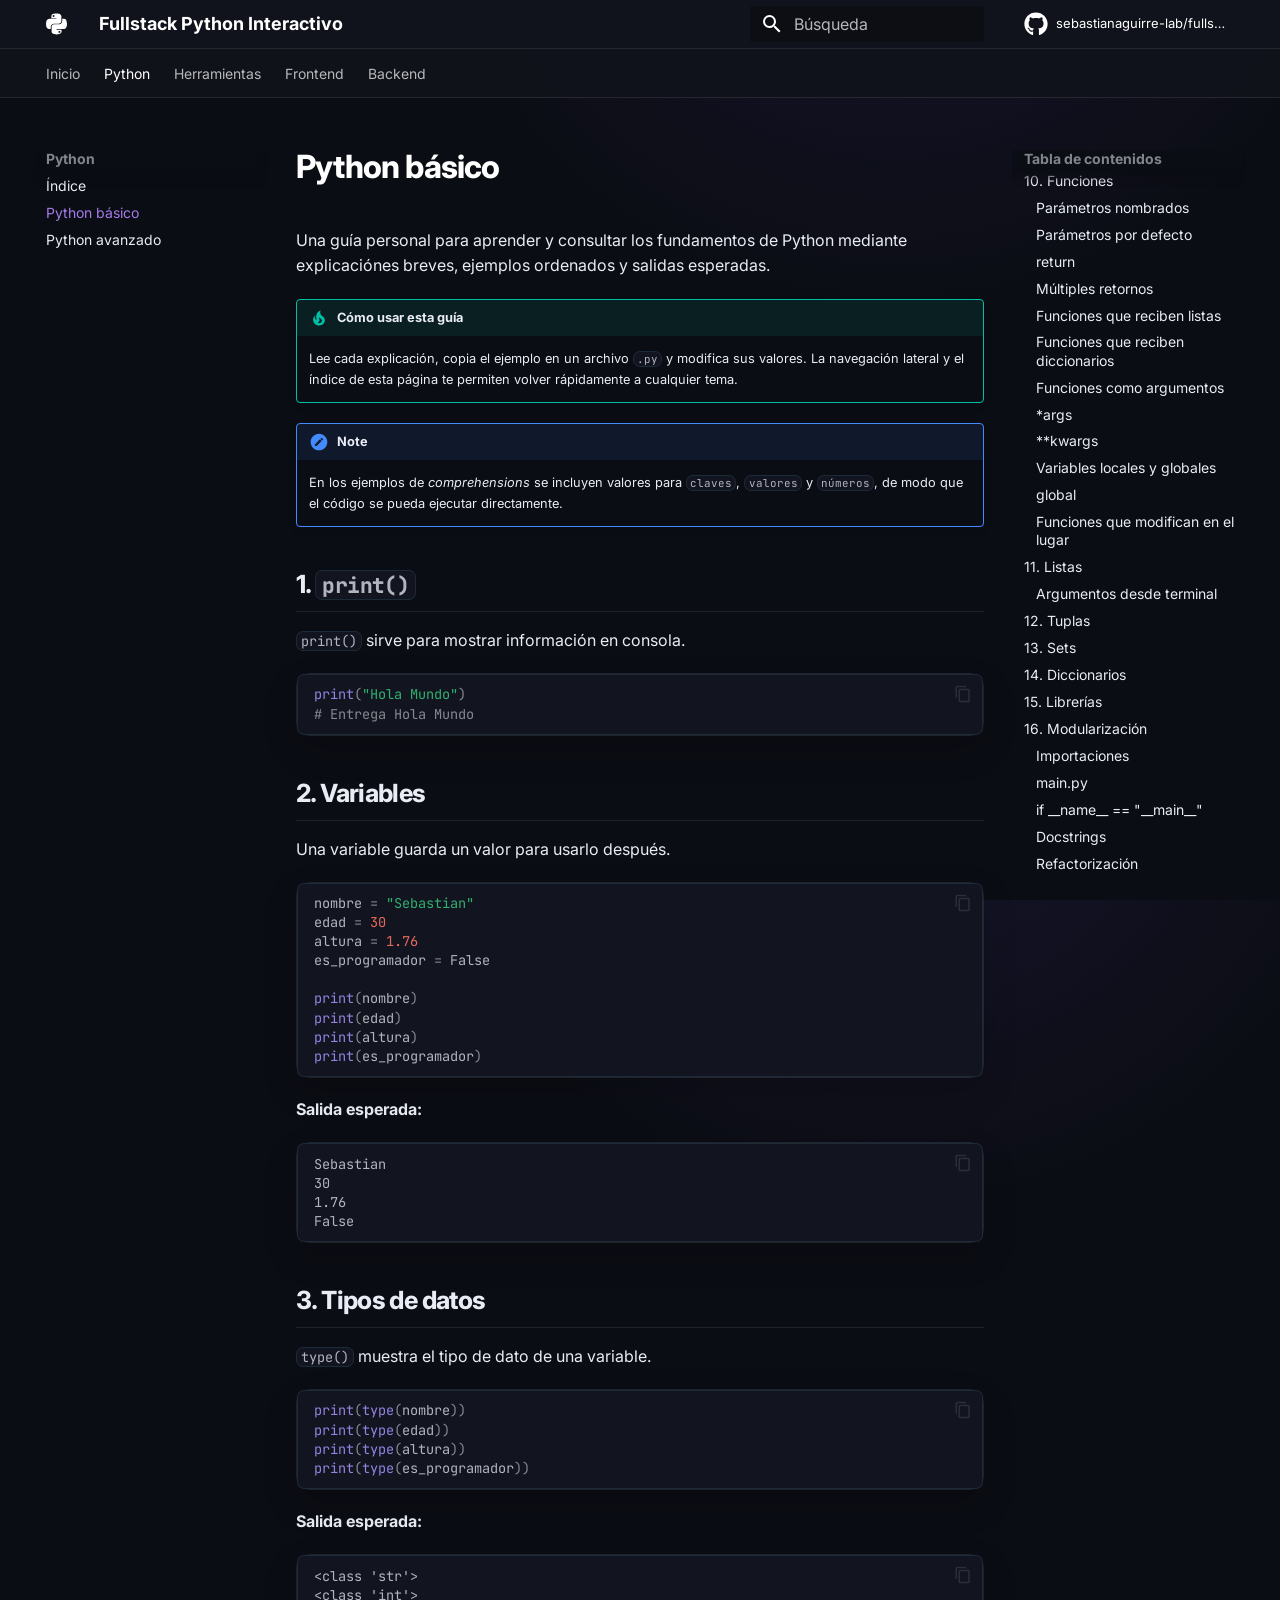
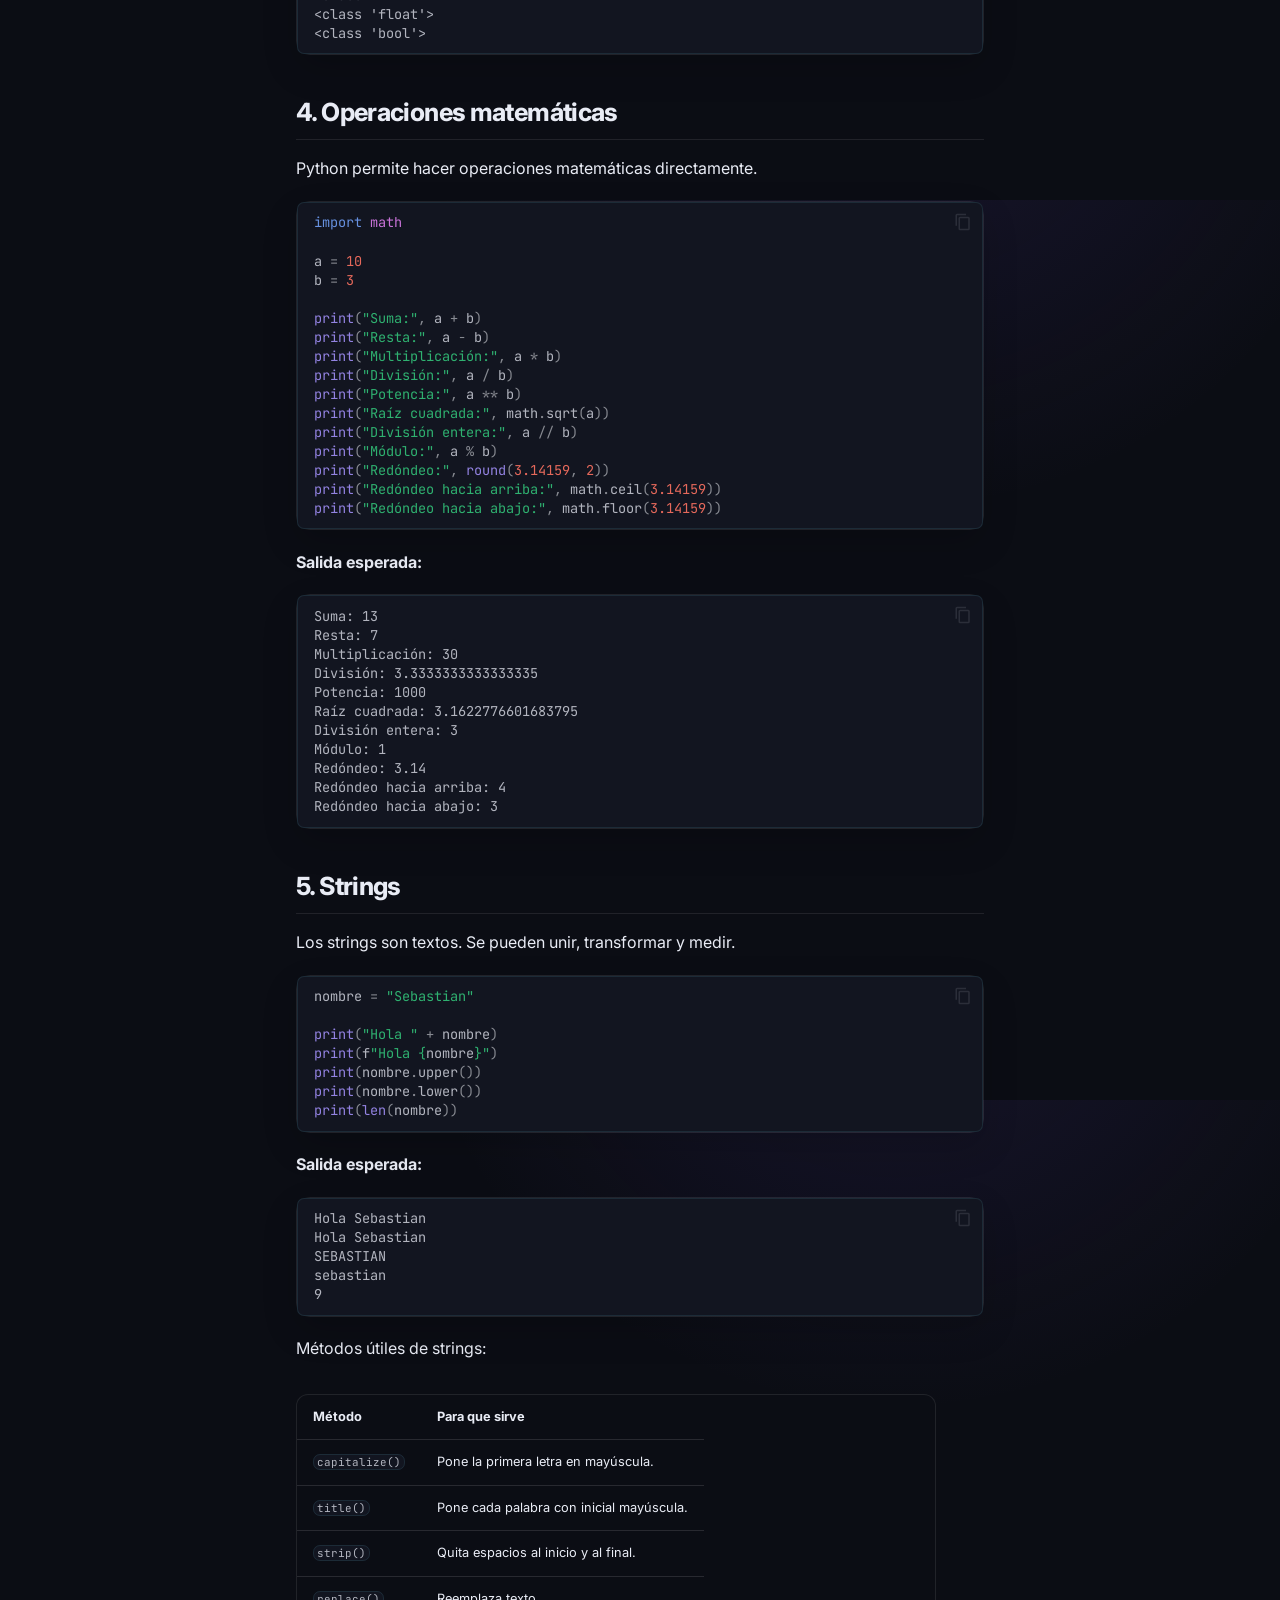
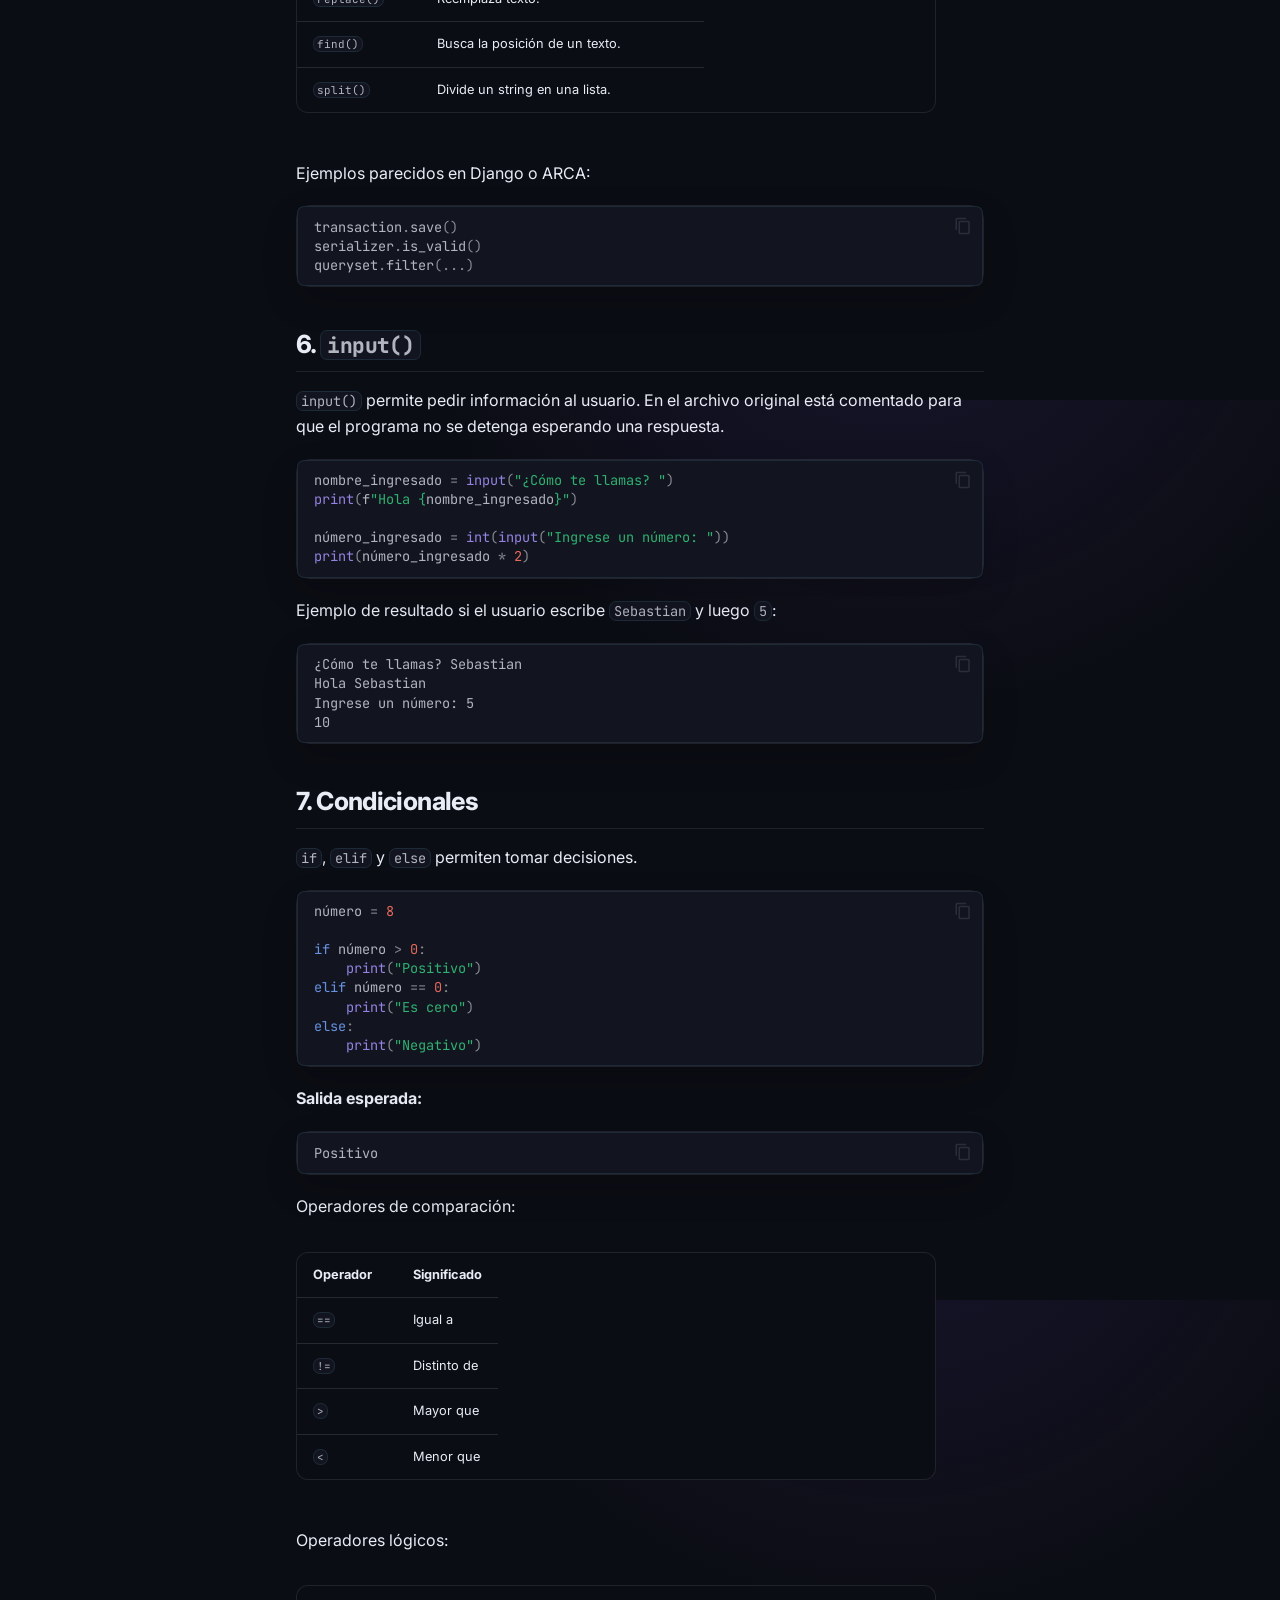
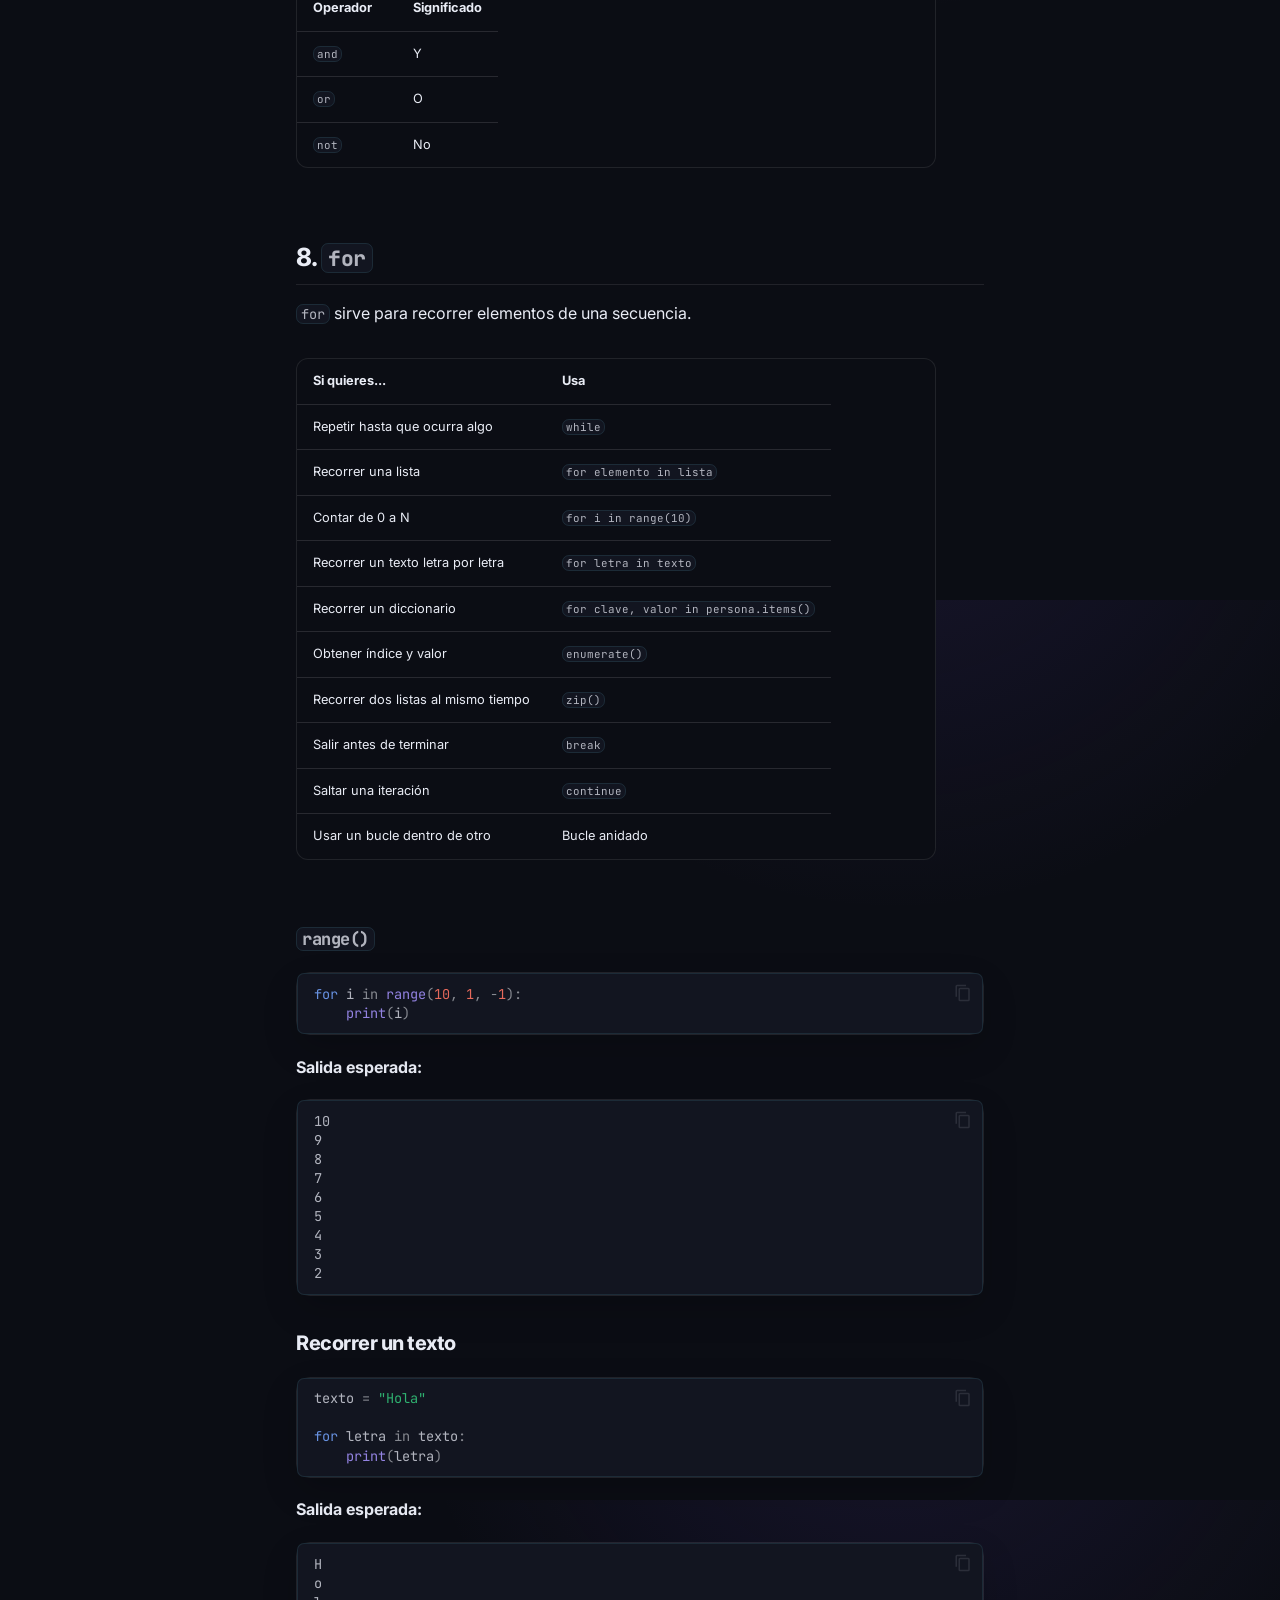
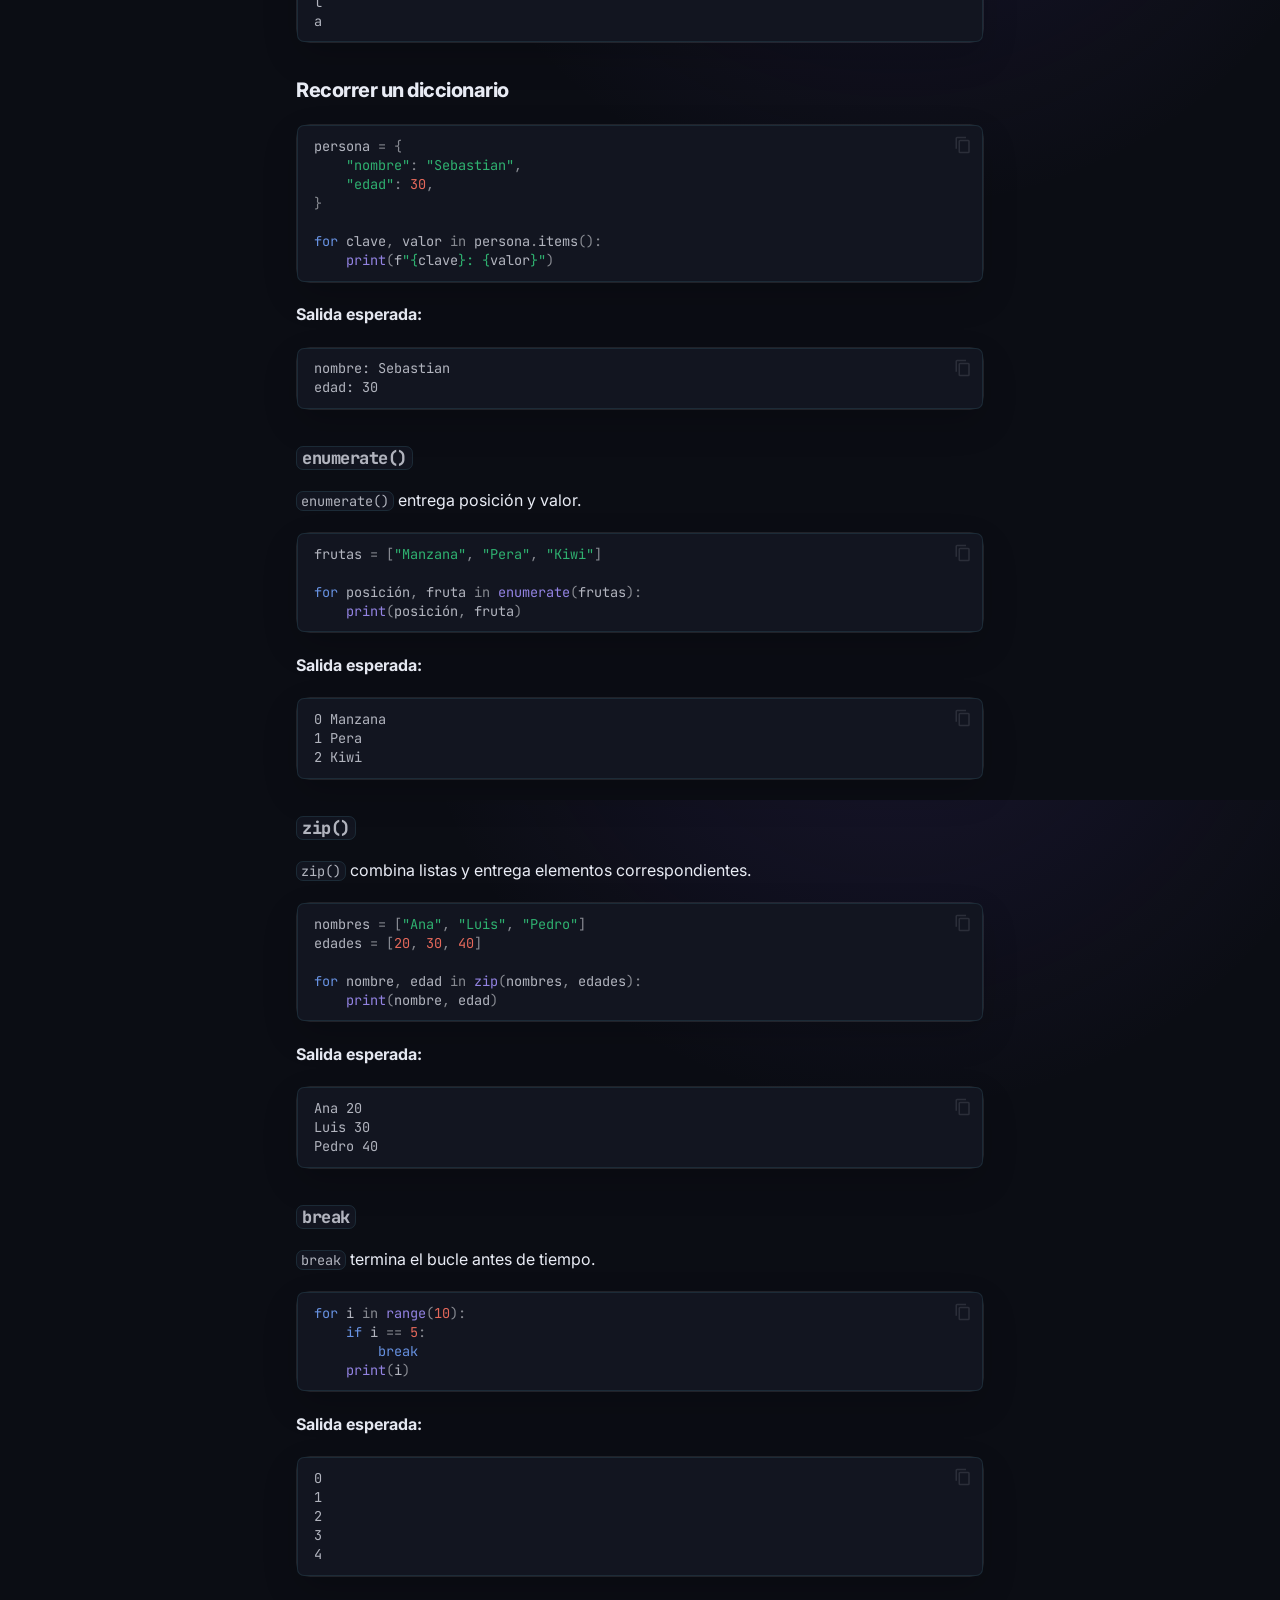
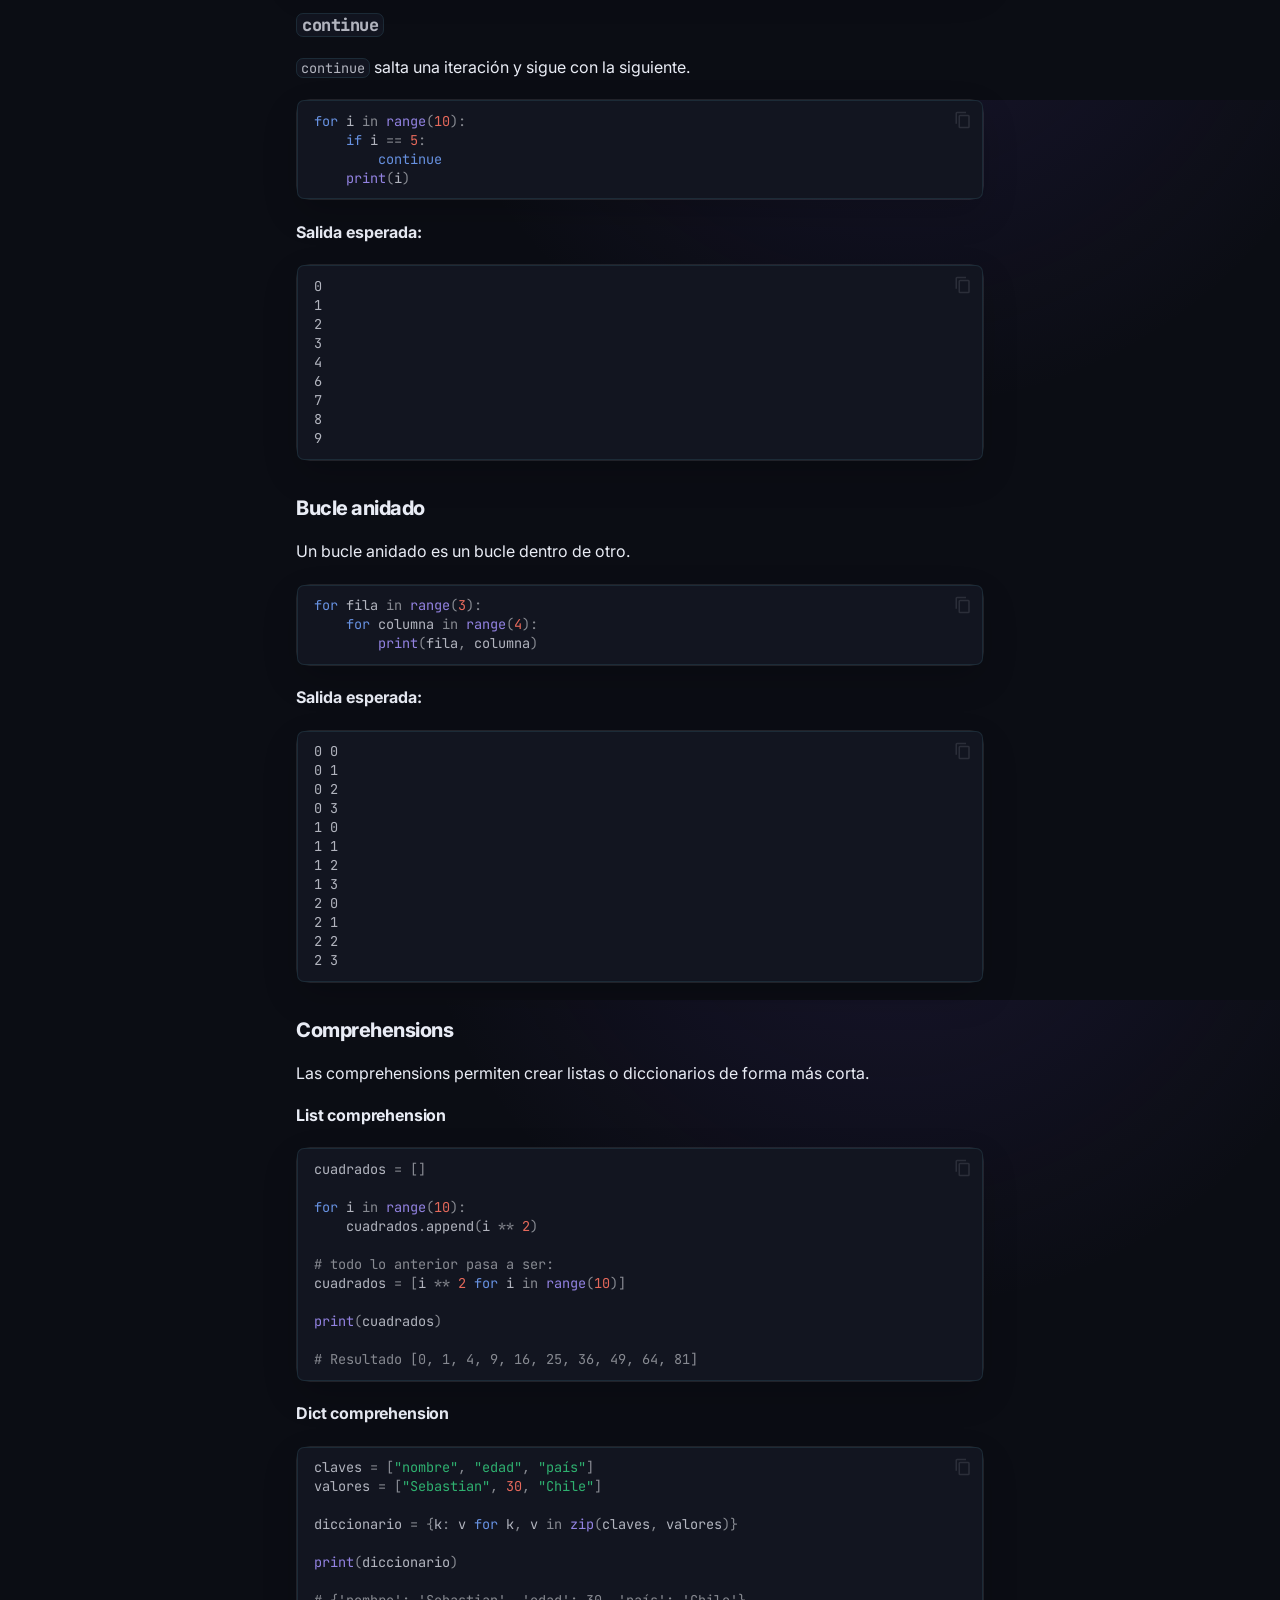
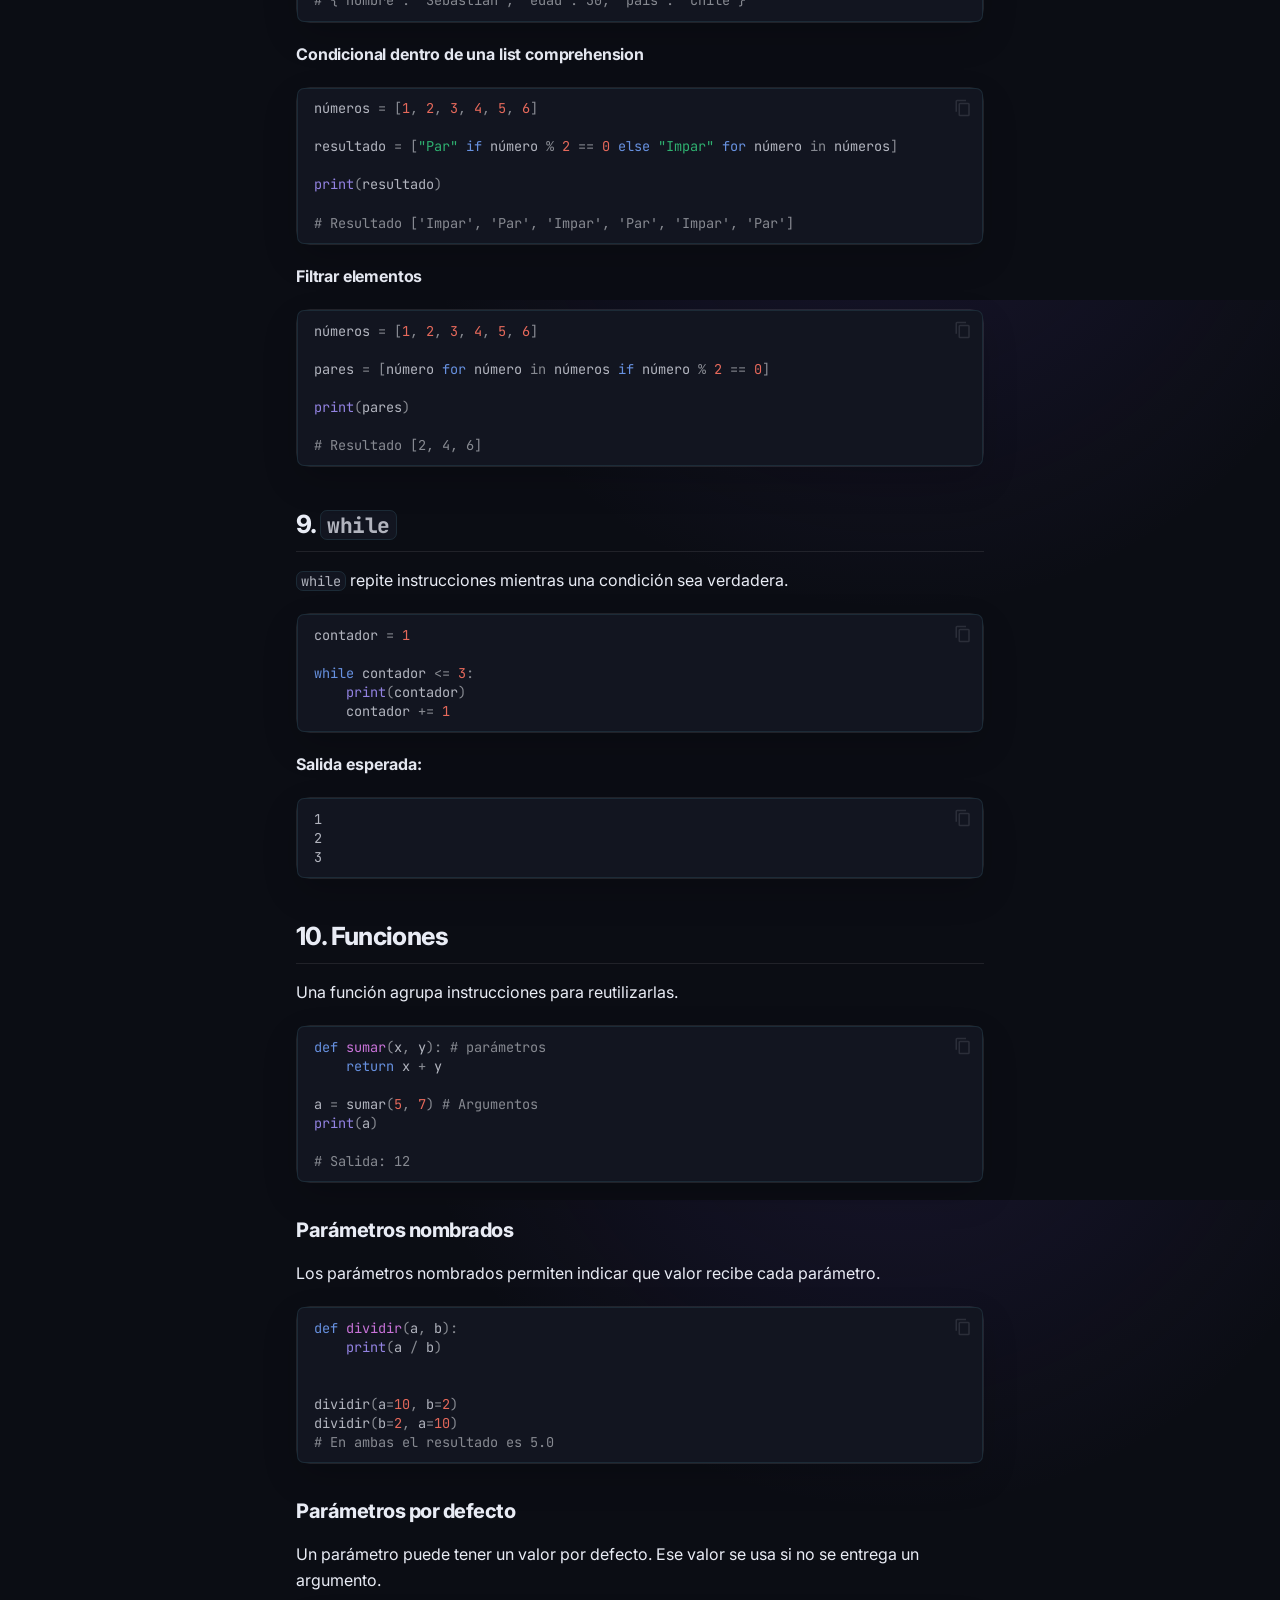
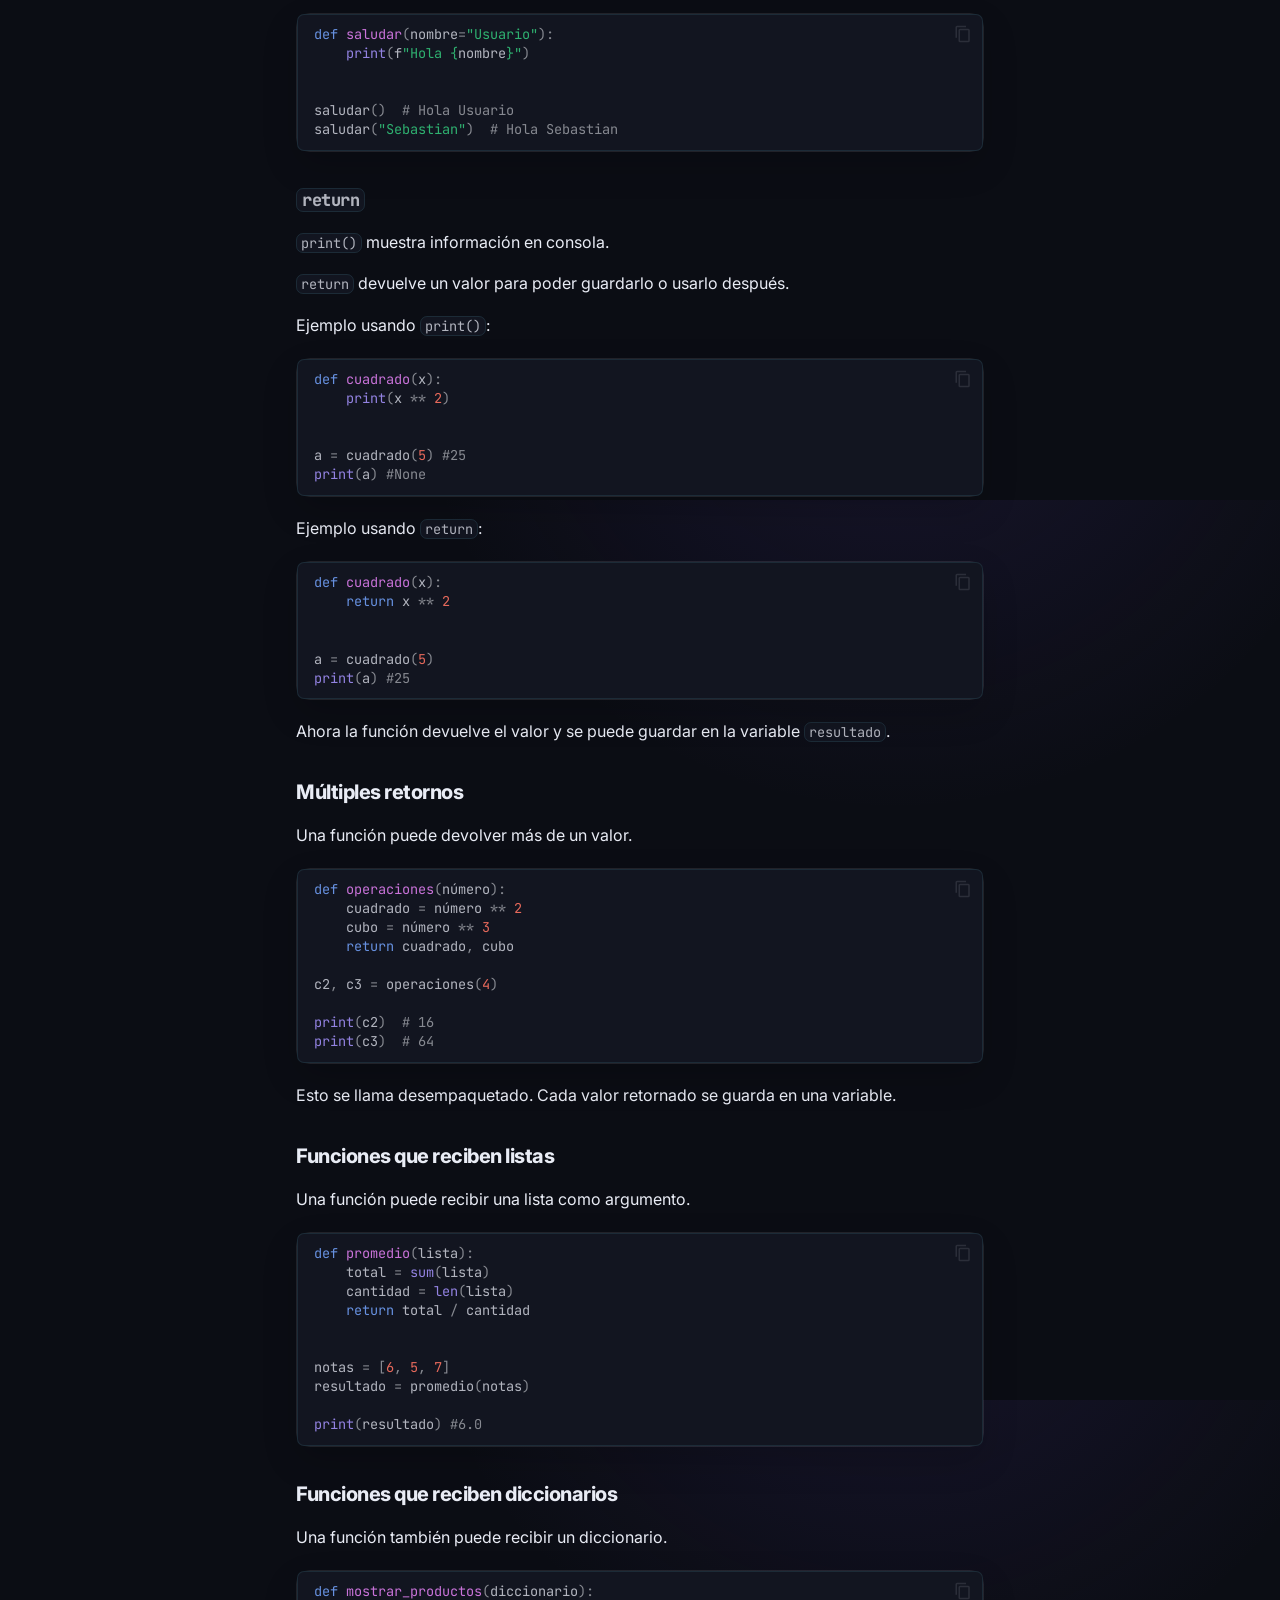
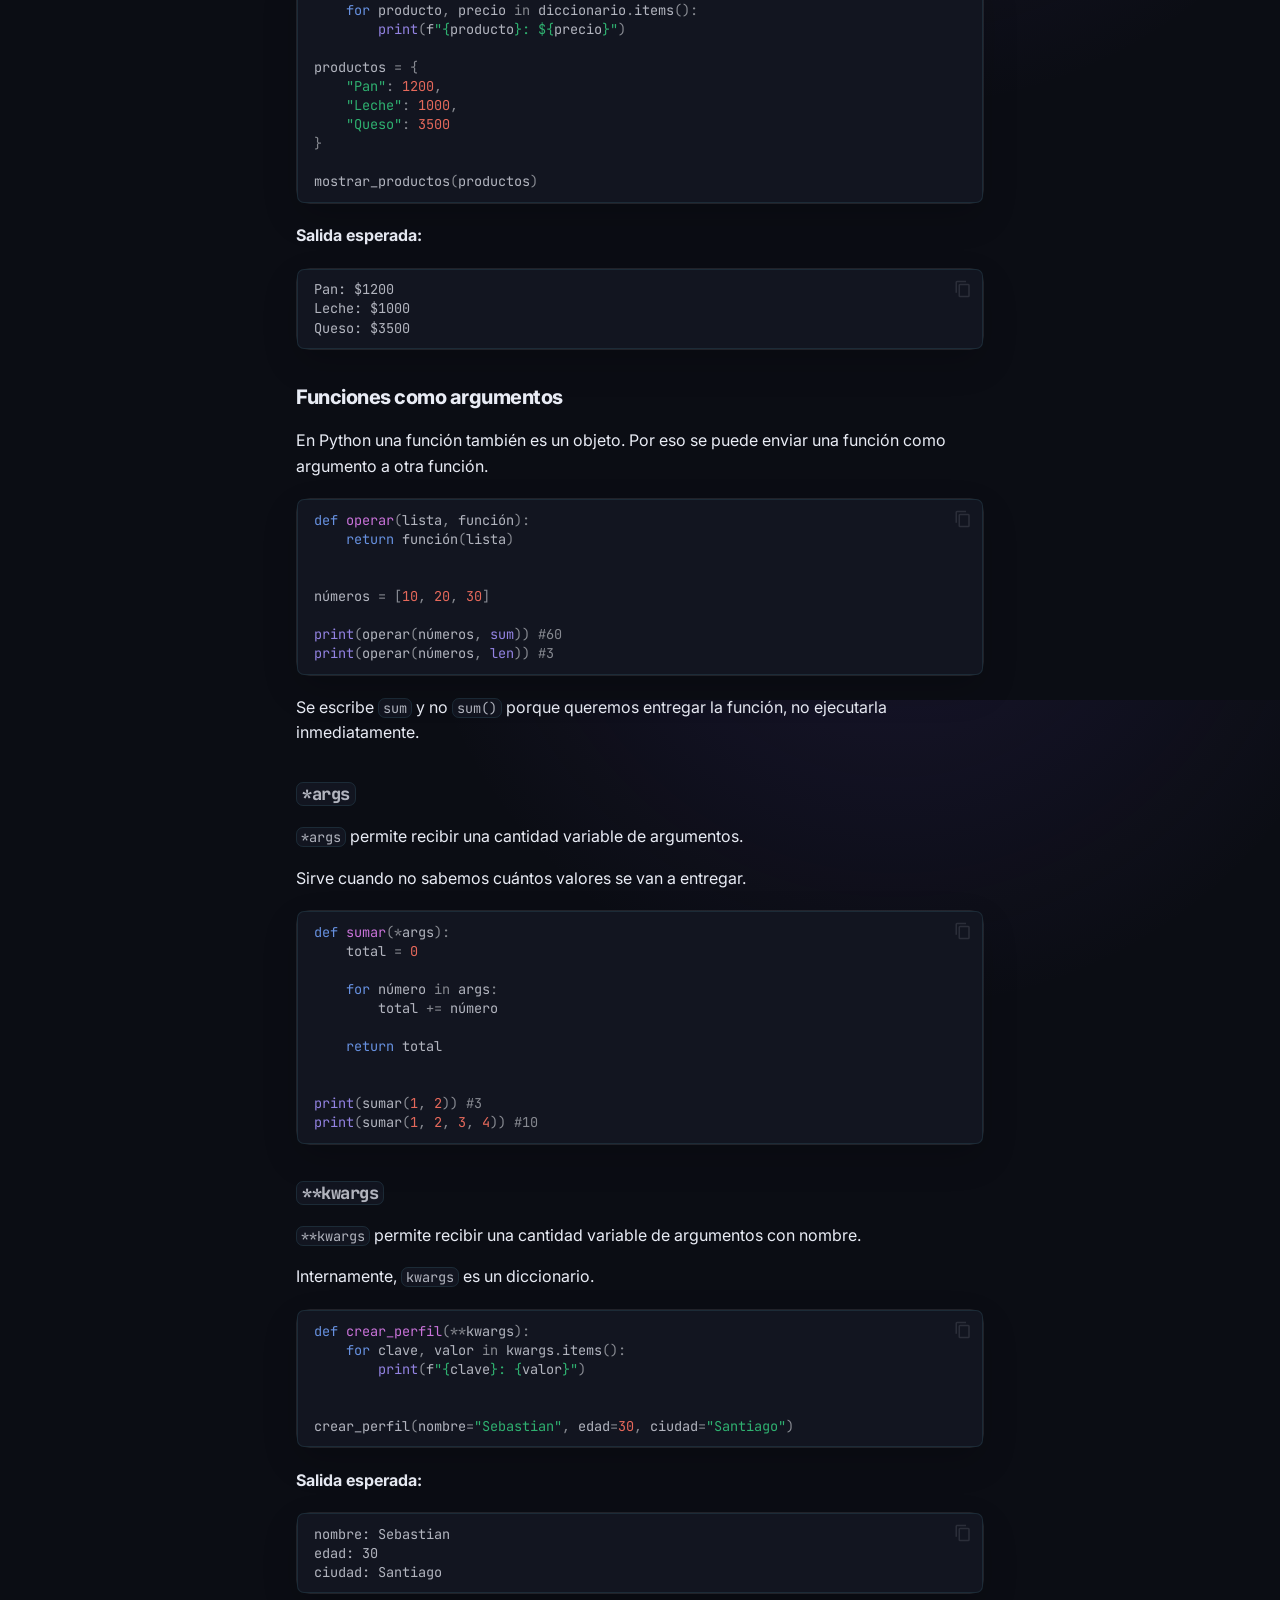
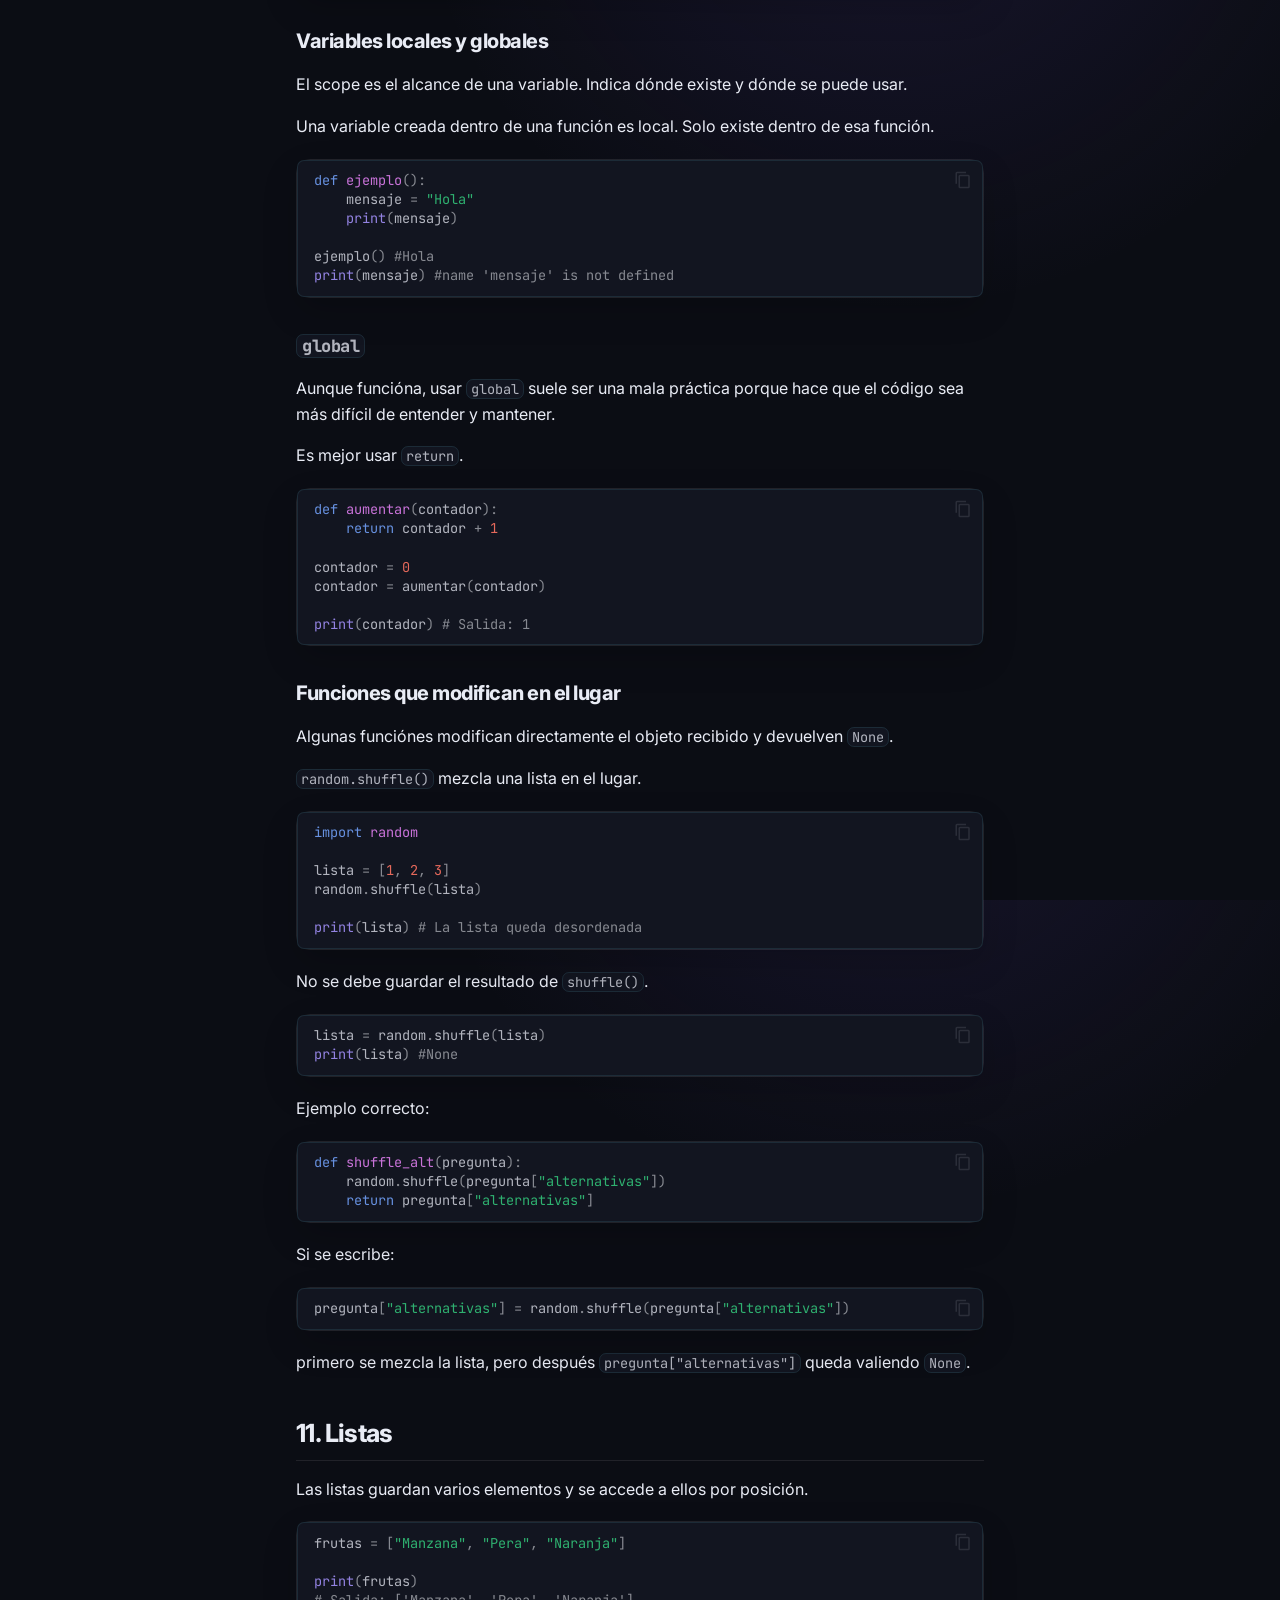
<file: python/python-basicos/index.html>
<!doctype html>
<html lang="es" class="no-js">
  <head>
    
      <meta charset="utf-8">
      <meta name="viewport" content="width=device-width,initial-scale=1">
      
        <meta name="description" content="Guía práctica de programación y desarrollo web.">
      
      
        <meta name="author" content="Sebastián Aguirre">
      
      
        <link rel="canonical" href="https://sebastianaguirre-lab.github.io/fullstack-python-interactivo/python/python-basicos/">
      
      
        <link rel="prev" href="../">
      
      
        <link rel="next" href="../python-avanzados/">
      
      
      <link rel="icon" href="../../assets/images/favicon.png">
      <meta name="generator" content="mkdocs-1.6.1, mkdocs-material-9.6.16">
    
    
      
        <title>Python básico - Fullstack Python Interactivo</title>
      
    
    
      <link rel="stylesheet" href="../../assets/stylesheets/main.7e37652d.min.css">
      
        
        <link rel="stylesheet" href="../../assets/stylesheets/palette.06af60db.min.css">
      
      


    
    
      
    
    
      
        
        
        <link rel="preconnect" href="https://fonts.gstatic.com" crossorigin>
        <link rel="stylesheet" href="https://fonts.googleapis.com/css?family=Inter:300,300i,400,400i,700,700i%7CJetBrains+Mono:400,400i,700,700i&display=fallback">
        <style>:root{--md-text-font:"Inter";--md-code-font:"JetBrains Mono"}</style>
      
    
    
      <link rel="stylesheet" href="../../assets/stylesheets/extra.css">
    
    <script>__md_scope=new URL("../..",location),__md_hash=e=>[...e].reduce(((e,_)=>(e<<5)-e+_.charCodeAt(0)),0),__md_get=(e,_=localStorage,t=__md_scope)=>JSON.parse(_.getItem(t.pathname+"."+e)),__md_set=(e,_,t=localStorage,a=__md_scope)=>{try{t.setItem(a.pathname+"."+e,JSON.stringify(_))}catch(e){}}</script>
    
      

    
    
    
  </head>
  
  
    
    
    
    
    
    <body dir="ltr" data-md-color-scheme="slate" data-md-color-primary="deep-purple" data-md-color-accent="cyan">
  
    
    <input class="md-toggle" data-md-toggle="drawer" type="checkbox" id="__drawer" autocomplete="off">
    <input class="md-toggle" data-md-toggle="search" type="checkbox" id="__search" autocomplete="off">
    <label class="md-overlay" for="__drawer"></label>
    <div data-md-component="skip">
      
        
        <a href="#python-basico" class="md-skip">
          Saltar a contenido
        </a>
      
    </div>
    <div data-md-component="announce">
      
    </div>
    
    
      

<header class="md-header" data-md-component="header">
  <nav class="md-header__inner md-grid" aria-label="Cabecera">
    <a href="../.." title="Fullstack Python Interactivo" class="md-header__button md-logo" aria-label="Fullstack Python Interactivo" data-md-component="logo">
      
  
  <svg xmlns="http://www.w3.org/2000/svg" viewBox="0 0 448 512"><!--! Font Awesome Free 7.0.0 by @fontawesome - https://fontawesome.com License - https://fontawesome.com/license/free (Icons: CC BY 4.0, Fonts: SIL OFL 1.1, Code: MIT License) Copyright 2025 Fonticons, Inc.--><path fill="currentColor" d="M439.8 200.5c-7.7-30.9-22.3-54.2-53.4-54.2h-40.1v47.4c0 36.8-31.2 67.8-66.8 67.8H172.7c-29.2 0-53.4 25-53.4 54.3v101.8c0 29 25.2 46 53.4 54.3 33.8 9.9 66.3 11.7 106.8 0 26.9-7.8 53.4-23.5 53.4-54.3v-40.7H226.2v-13.6h160.2c31.1 0 42.6-21.7 53.4-54.2 11.2-33.5 10.7-65.7 0-108.6M286.2 444.7a20.4 20.4 0 1 1 0-40.7 20.4 20.4 0 1 1 0 40.7M167.8 248.1h106.8c29.7 0 53.4-24.5 53.4-54.3V91.9c0-29-24.4-50.7-53.4-55.6-35.8-5.9-74.7-5.6-106.8.1-45.2 8-53.4 24.7-53.4 55.6v40.7h106.9v13.6h-147c-31.1 0-58.3 18.7-66.8 54.2-9.8 40.7-10.2 66.1 0 108.6 7.6 31.6 25.7 54.2 56.8 54.2H101v-48.8c0-35.3 30.5-66.4 66.8-66.4m-6.6-183.4a20.4 20.4 0 1 1 0 40.8 20.4 20.4 0 1 1 0-40.8"/></svg>

    </a>
    <label class="md-header__button md-icon" for="__drawer">
      
      <svg xmlns="http://www.w3.org/2000/svg" viewBox="0 0 24 24"><path d="M3 6h18v2H3zm0 5h18v2H3zm0 5h18v2H3z"/></svg>
    </label>
    <div class="md-header__title" data-md-component="header-title">
      <div class="md-header__ellipsis">
        <div class="md-header__topic">
          <span class="md-ellipsis">
            Fullstack Python Interactivo
          </span>
        </div>
        <div class="md-header__topic" data-md-component="header-topic">
          <span class="md-ellipsis">
            
              Python básico
            
          </span>
        </div>
      </div>
    </div>
    
      
    
    
    
    
      
      
        <label class="md-header__button md-icon" for="__search">
          
          <svg xmlns="http://www.w3.org/2000/svg" viewBox="0 0 24 24"><path d="M9.5 3A6.5 6.5 0 0 1 16 9.5c0 1.61-.59 3.09-1.56 4.23l.27.27h.79l5 5-1.5 1.5-5-5v-.79l-.27-.27A6.52 6.52 0 0 1 9.5 16 6.5 6.5 0 0 1 3 9.5 6.5 6.5 0 0 1 9.5 3m0 2C7 5 5 7 5 9.5S7 14 9.5 14 14 12 14 9.5 12 5 9.5 5"/></svg>
        </label>
        <div class="md-search" data-md-component="search" role="dialog">
  <label class="md-search__overlay" for="__search"></label>
  <div class="md-search__inner" role="search">
    <form class="md-search__form" name="search">
      <input type="text" class="md-search__input" name="query" aria-label="Búsqueda" placeholder="Búsqueda" autocapitalize="off" autocorrect="off" autocomplete="off" spellcheck="false" data-md-component="search-query" required>
      <label class="md-search__icon md-icon" for="__search">
        
        <svg xmlns="http://www.w3.org/2000/svg" viewBox="0 0 24 24"><path d="M9.5 3A6.5 6.5 0 0 1 16 9.5c0 1.61-.59 3.09-1.56 4.23l.27.27h.79l5 5-1.5 1.5-5-5v-.79l-.27-.27A6.52 6.52 0 0 1 9.5 16 6.5 6.5 0 0 1 3 9.5 6.5 6.5 0 0 1 9.5 3m0 2C7 5 5 7 5 9.5S7 14 9.5 14 14 12 14 9.5 12 5 9.5 5"/></svg>
        
        <svg xmlns="http://www.w3.org/2000/svg" viewBox="0 0 24 24"><path d="M20 11v2H8l5.5 5.5-1.42 1.42L4.16 12l7.92-7.92L13.5 5.5 8 11z"/></svg>
      </label>
      <nav class="md-search__options" aria-label="Buscar">
        
        <button type="reset" class="md-search__icon md-icon" title="Limpiar" aria-label="Limpiar" tabindex="-1">
          
          <svg xmlns="http://www.w3.org/2000/svg" viewBox="0 0 24 24"><path d="M19 6.41 17.59 5 12 10.59 6.41 5 5 6.41 10.59 12 5 17.59 6.41 19 12 13.41 17.59 19 19 17.59 13.41 12z"/></svg>
        </button>
      </nav>
      
        <div class="md-search__suggest" data-md-component="search-suggest"></div>
      
    </form>
    <div class="md-search__output">
      <div class="md-search__scrollwrap" tabindex="0" data-md-scrollfix>
        <div class="md-search-result" data-md-component="search-result">
          <div class="md-search-result__meta">
            Inicializando búsqueda
          </div>
          <ol class="md-search-result__list" role="presentation"></ol>
        </div>
      </div>
    </div>
  </div>
</div>
      
    
    
      <div class="md-header__source">
        <a href="https://github.com/sebastianaguirre-lab/fullstack-python-interactivo" title="Ir al repositorio" class="md-source" data-md-component="source">
  <div class="md-source__icon md-icon">
    
    <svg xmlns="http://www.w3.org/2000/svg" viewBox="0 0 512 512"><!--! Font Awesome Free 7.0.0 by @fontawesome - https://fontawesome.com License - https://fontawesome.com/license/free (Icons: CC BY 4.0, Fonts: SIL OFL 1.1, Code: MIT License) Copyright 2025 Fonticons, Inc.--><path fill="currentColor" d="M173.9 397.4c0 2-2.3 3.6-5.2 3.6-3.3.3-5.6-1.3-5.6-3.6 0-2 2.3-3.6 5.2-3.6 3-.3 5.6 1.3 5.6 3.6m-31.1-4.5c-.7 2 1.3 4.3 4.3 4.9 2.6 1 5.6 0 6.2-2s-1.3-4.3-4.3-5.2c-2.6-.7-5.5.3-6.2 2.3m44.2-1.7c-2.9.7-4.9 2.6-4.6 4.9.3 2 2.9 3.3 5.9 2.6 2.9-.7 4.9-2.6 4.6-4.6-.3-1.9-3-3.2-5.9-2.9M252.8 8C114.1 8 8 113.3 8 252c0 110.9 69.8 205.8 169.5 239.2 12.8 2.3 17.3-5.6 17.3-12.1 0-6.2-.3-40.4-.3-61.4 0 0-70 15-84.7-29.8 0 0-11.4-29.1-27.8-36.6 0 0-22.9-15.7 1.6-15.4 0 0 24.9 2 38.6 25.8 21.9 38.6 58.6 27.5 72.9 20.9 2.3-16 8.8-27.1 16-33.7-55.9-6.2-112.3-14.3-112.3-110.5 0-27.5 7.6-41.3 23.6-58.9-2.6-6.5-11.1-33.3 2.6-67.9 20.9-6.5 69 27 69 27 20-5.6 41.5-8.5 62.8-8.5s42.8 2.9 62.8 8.5c0 0 48.1-33.6 69-27 13.7 34.7 5.2 61.4 2.6 67.9 16 17.7 25.8 31.5 25.8 58.9 0 96.5-58.9 104.2-114.8 110.5 9.2 7.9 17 22.9 17 46.4 0 33.7-.3 75.4-.3 83.6 0 6.5 4.6 14.4 17.3 12.1C436.2 457.8 504 362.9 504 252 504 113.3 391.5 8 252.8 8M105.2 352.9c-1.3 1-1 3.3.7 5.2 1.6 1.6 3.9 2.3 5.2 1 1.3-1 1-3.3-.7-5.2-1.6-1.6-3.9-2.3-5.2-1m-10.8-8.1c-.7 1.3.3 2.9 2.3 3.9 1.6 1 3.6.7 4.3-.7.7-1.3-.3-2.9-2.3-3.9-2-.6-3.6-.3-4.3.7m32.4 35.6c-1.6 1.3-1 4.3 1.3 6.2 2.3 2.3 5.2 2.6 6.5 1 1.3-1.3.7-4.3-1.3-6.2-2.2-2.3-5.2-2.6-6.5-1m-11.4-14.7c-1.6 1-1.6 3.6 0 5.9s4.3 3.3 5.6 2.3c1.6-1.3 1.6-3.9 0-6.2-1.4-2.3-4-3.3-5.6-2"/></svg>
  </div>
  <div class="md-source__repository">
    sebastianaguirre-lab/fullstack-python-interactivo
  </div>
</a>
      </div>
    
  </nav>
  
</header>
    
    <div class="md-container" data-md-component="container">
      
      
        
          
            
<nav class="md-tabs" aria-label="Pestañas" data-md-component="tabs">
  <div class="md-grid">
    <ul class="md-tabs__list">
      
        
  
  
  
  
    <li class="md-tabs__item">
      <a href="../.." class="md-tabs__link">
        
  
  
    
  
  Inicio

      </a>
    </li>
  

      
        
  
  
  
    
  
  
    
    
      <li class="md-tabs__item md-tabs__item--active">
        <a href="../" class="md-tabs__link">
          
  
  
  Python

        </a>
      </li>
    
  

      
        
  
  
  
  
    
    
      <li class="md-tabs__item">
        <a href="../../herramientas/git-y-github/" class="md-tabs__link">
          
  
  
  Herramientas

        </a>
      </li>
    
  

      
        
  
  
  
  
    <li class="md-tabs__item">
      <a href="../../frontend/frontend/" class="md-tabs__link">
        
  
  
    
  
  Frontend

      </a>
    </li>
  

      
        
  
  
  
  
    <li class="md-tabs__item">
      <a href="../../backend/" class="md-tabs__link">
        
  
  
    
  
  Backend

      </a>
    </li>
  

      
    </ul>
  </div>
</nav>
          
        
      
      <main class="md-main" data-md-component="main">
        <div class="md-main__inner md-grid">
          
            
              
              <div class="md-sidebar md-sidebar--primary" data-md-component="sidebar" data-md-type="navigation" >
                <div class="md-sidebar__scrollwrap">
                  <div class="md-sidebar__inner">
                    


  


<nav class="md-nav md-nav--primary md-nav--lifted" aria-label="Navegación" data-md-level="0">
  <label class="md-nav__title" for="__drawer">
    <a href="../.." title="Fullstack Python Interactivo" class="md-nav__button md-logo" aria-label="Fullstack Python Interactivo" data-md-component="logo">
      
  
  <svg xmlns="http://www.w3.org/2000/svg" viewBox="0 0 448 512"><!--! Font Awesome Free 7.0.0 by @fontawesome - https://fontawesome.com License - https://fontawesome.com/license/free (Icons: CC BY 4.0, Fonts: SIL OFL 1.1, Code: MIT License) Copyright 2025 Fonticons, Inc.--><path fill="currentColor" d="M439.8 200.5c-7.7-30.9-22.3-54.2-53.4-54.2h-40.1v47.4c0 36.8-31.2 67.8-66.8 67.8H172.7c-29.2 0-53.4 25-53.4 54.3v101.8c0 29 25.2 46 53.4 54.3 33.8 9.9 66.3 11.7 106.8 0 26.9-7.8 53.4-23.5 53.4-54.3v-40.7H226.2v-13.6h160.2c31.1 0 42.6-21.7 53.4-54.2 11.2-33.5 10.7-65.7 0-108.6M286.2 444.7a20.4 20.4 0 1 1 0-40.7 20.4 20.4 0 1 1 0 40.7M167.8 248.1h106.8c29.7 0 53.4-24.5 53.4-54.3V91.9c0-29-24.4-50.7-53.4-55.6-35.8-5.9-74.7-5.6-106.8.1-45.2 8-53.4 24.7-53.4 55.6v40.7h106.9v13.6h-147c-31.1 0-58.3 18.7-66.8 54.2-9.8 40.7-10.2 66.1 0 108.6 7.6 31.6 25.7 54.2 56.8 54.2H101v-48.8c0-35.3 30.5-66.4 66.8-66.4m-6.6-183.4a20.4 20.4 0 1 1 0 40.8 20.4 20.4 0 1 1 0-40.8"/></svg>

    </a>
    Fullstack Python Interactivo
  </label>
  
    <div class="md-nav__source">
      <a href="https://github.com/sebastianaguirre-lab/fullstack-python-interactivo" title="Ir al repositorio" class="md-source" data-md-component="source">
  <div class="md-source__icon md-icon">
    
    <svg xmlns="http://www.w3.org/2000/svg" viewBox="0 0 512 512"><!--! Font Awesome Free 7.0.0 by @fontawesome - https://fontawesome.com License - https://fontawesome.com/license/free (Icons: CC BY 4.0, Fonts: SIL OFL 1.1, Code: MIT License) Copyright 2025 Fonticons, Inc.--><path fill="currentColor" d="M173.9 397.4c0 2-2.3 3.6-5.2 3.6-3.3.3-5.6-1.3-5.6-3.6 0-2 2.3-3.6 5.2-3.6 3-.3 5.6 1.3 5.6 3.6m-31.1-4.5c-.7 2 1.3 4.3 4.3 4.9 2.6 1 5.6 0 6.2-2s-1.3-4.3-4.3-5.2c-2.6-.7-5.5.3-6.2 2.3m44.2-1.7c-2.9.7-4.9 2.6-4.6 4.9.3 2 2.9 3.3 5.9 2.6 2.9-.7 4.9-2.6 4.6-4.6-.3-1.9-3-3.2-5.9-2.9M252.8 8C114.1 8 8 113.3 8 252c0 110.9 69.8 205.8 169.5 239.2 12.8 2.3 17.3-5.6 17.3-12.1 0-6.2-.3-40.4-.3-61.4 0 0-70 15-84.7-29.8 0 0-11.4-29.1-27.8-36.6 0 0-22.9-15.7 1.6-15.4 0 0 24.9 2 38.6 25.8 21.9 38.6 58.6 27.5 72.9 20.9 2.3-16 8.8-27.1 16-33.7-55.9-6.2-112.3-14.3-112.3-110.5 0-27.5 7.6-41.3 23.6-58.9-2.6-6.5-11.1-33.3 2.6-67.9 20.9-6.5 69 27 69 27 20-5.6 41.5-8.5 62.8-8.5s42.8 2.9 62.8 8.5c0 0 48.1-33.6 69-27 13.7 34.7 5.2 61.4 2.6 67.9 16 17.7 25.8 31.5 25.8 58.9 0 96.5-58.9 104.2-114.8 110.5 9.2 7.9 17 22.9 17 46.4 0 33.7-.3 75.4-.3 83.6 0 6.5 4.6 14.4 17.3 12.1C436.2 457.8 504 362.9 504 252 504 113.3 391.5 8 252.8 8M105.2 352.9c-1.3 1-1 3.3.7 5.2 1.6 1.6 3.9 2.3 5.2 1 1.3-1 1-3.3-.7-5.2-1.6-1.6-3.9-2.3-5.2-1m-10.8-8.1c-.7 1.3.3 2.9 2.3 3.9 1.6 1 3.6.7 4.3-.7.7-1.3-.3-2.9-2.3-3.9-2-.6-3.6-.3-4.3.7m32.4 35.6c-1.6 1.3-1 4.3 1.3 6.2 2.3 2.3 5.2 2.6 6.5 1 1.3-1.3.7-4.3-1.3-6.2-2.2-2.3-5.2-2.6-6.5-1m-11.4-14.7c-1.6 1-1.6 3.6 0 5.9s4.3 3.3 5.6 2.3c1.6-1.3 1.6-3.9 0-6.2-1.4-2.3-4-3.3-5.6-2"/></svg>
  </div>
  <div class="md-source__repository">
    sebastianaguirre-lab/fullstack-python-interactivo
  </div>
</a>
    </div>
  
  <ul class="md-nav__list" data-md-scrollfix>
    
      
      
  
  
  
  
    <li class="md-nav__item">
      <a href="../.." class="md-nav__link">
        
  
  
  <span class="md-ellipsis">
    Inicio
    
  </span>
  

      </a>
    </li>
  

    
      
      
  
  
    
  
  
  
    
    
    
    
      
        
        
      
      
        
      
    
    
    <li class="md-nav__item md-nav__item--active md-nav__item--section md-nav__item--nested">
      
        
        
        <input class="md-nav__toggle md-toggle " type="checkbox" id="__nav_2" checked>
        
          
          <label class="md-nav__link" for="__nav_2" id="__nav_2_label" tabindex="">
            
  
  
  <span class="md-ellipsis">
    Python
    
  </span>
  

            <span class="md-nav__icon md-icon"></span>
          </label>
        
        <nav class="md-nav" data-md-level="1" aria-labelledby="__nav_2_label" aria-expanded="true">
          <label class="md-nav__title" for="__nav_2">
            <span class="md-nav__icon md-icon"></span>
            Python
          </label>
          <ul class="md-nav__list" data-md-scrollfix>
            
              
                
  
  
  
  
    <li class="md-nav__item">
      <a href="../" class="md-nav__link">
        
  
  
  <span class="md-ellipsis">
    Índice
    
  </span>
  

      </a>
    </li>
  

              
            
              
                
  
  
    
  
  
  
    <li class="md-nav__item md-nav__item--active">
      
      <input class="md-nav__toggle md-toggle" type="checkbox" id="__toc">
      
      
        
      
      
        <label class="md-nav__link md-nav__link--active" for="__toc">
          
  
  
  <span class="md-ellipsis">
    Python básico
    
  </span>
  

          <span class="md-nav__icon md-icon"></span>
        </label>
      
      <a href="./" class="md-nav__link md-nav__link--active">
        
  
  
  <span class="md-ellipsis">
    Python básico
    
  </span>
  

      </a>
      
        

<nav class="md-nav md-nav--secondary" aria-label="Tabla de contenidos">
  
  
  
    
  
  
    <label class="md-nav__title" for="__toc">
      <span class="md-nav__icon md-icon"></span>
      Tabla de contenidos
    </label>
    <ul class="md-nav__list" data-md-component="toc" data-md-scrollfix>
      
        <li class="md-nav__item">
  <a href="#1-print" class="md-nav__link">
    <span class="md-ellipsis">
      1. print()
    </span>
  </a>
  
</li>
      
        <li class="md-nav__item">
  <a href="#2-variables" class="md-nav__link">
    <span class="md-ellipsis">
      2. Variables
    </span>
  </a>
  
</li>
      
        <li class="md-nav__item">
  <a href="#3-tipos-de-datos" class="md-nav__link">
    <span class="md-ellipsis">
      3. Tipos de datos
    </span>
  </a>
  
</li>
      
        <li class="md-nav__item">
  <a href="#4-operaciones-matematicas" class="md-nav__link">
    <span class="md-ellipsis">
      4. Operaciones matemáticas
    </span>
  </a>
  
</li>
      
        <li class="md-nav__item">
  <a href="#5-strings" class="md-nav__link">
    <span class="md-ellipsis">
      5. Strings
    </span>
  </a>
  
</li>
      
        <li class="md-nav__item">
  <a href="#6-input" class="md-nav__link">
    <span class="md-ellipsis">
      6. input()
    </span>
  </a>
  
</li>
      
        <li class="md-nav__item">
  <a href="#7-condicionales" class="md-nav__link">
    <span class="md-ellipsis">
      7. Condicionales
    </span>
  </a>
  
</li>
      
        <li class="md-nav__item">
  <a href="#8-for" class="md-nav__link">
    <span class="md-ellipsis">
      8. for
    </span>
  </a>
  
    <nav class="md-nav" aria-label="8. for">
      <ul class="md-nav__list">
        
          <li class="md-nav__item">
  <a href="#range" class="md-nav__link">
    <span class="md-ellipsis">
      range()
    </span>
  </a>
  
</li>
        
          <li class="md-nav__item">
  <a href="#recorrer-un-texto" class="md-nav__link">
    <span class="md-ellipsis">
      Recorrer un texto
    </span>
  </a>
  
</li>
        
          <li class="md-nav__item">
  <a href="#recorrer-un-diccionario" class="md-nav__link">
    <span class="md-ellipsis">
      Recorrer un diccionario
    </span>
  </a>
  
</li>
        
          <li class="md-nav__item">
  <a href="#enumerate" class="md-nav__link">
    <span class="md-ellipsis">
      enumerate()
    </span>
  </a>
  
</li>
        
          <li class="md-nav__item">
  <a href="#zip" class="md-nav__link">
    <span class="md-ellipsis">
      zip()
    </span>
  </a>
  
</li>
        
          <li class="md-nav__item">
  <a href="#break" class="md-nav__link">
    <span class="md-ellipsis">
      break
    </span>
  </a>
  
</li>
        
          <li class="md-nav__item">
  <a href="#continue" class="md-nav__link">
    <span class="md-ellipsis">
      continue
    </span>
  </a>
  
</li>
        
          <li class="md-nav__item">
  <a href="#bucle-anidado" class="md-nav__link">
    <span class="md-ellipsis">
      Bucle anidado
    </span>
  </a>
  
</li>
        
          <li class="md-nav__item">
  <a href="#comprehensions" class="md-nav__link">
    <span class="md-ellipsis">
      Comprehensions
    </span>
  </a>
  
</li>
        
      </ul>
    </nav>
  
</li>
      
        <li class="md-nav__item">
  <a href="#9-while" class="md-nav__link">
    <span class="md-ellipsis">
      9. while
    </span>
  </a>
  
</li>
      
        <li class="md-nav__item">
  <a href="#10-funciones" class="md-nav__link">
    <span class="md-ellipsis">
      10. Funciones
    </span>
  </a>
  
    <nav class="md-nav" aria-label="10. Funciones">
      <ul class="md-nav__list">
        
          <li class="md-nav__item">
  <a href="#parametros-nombrados" class="md-nav__link">
    <span class="md-ellipsis">
      Parámetros nombrados
    </span>
  </a>
  
</li>
        
          <li class="md-nav__item">
  <a href="#parametros-por-defecto" class="md-nav__link">
    <span class="md-ellipsis">
      Parámetros por defecto
    </span>
  </a>
  
</li>
        
          <li class="md-nav__item">
  <a href="#return" class="md-nav__link">
    <span class="md-ellipsis">
      return
    </span>
  </a>
  
</li>
        
          <li class="md-nav__item">
  <a href="#multiples-retornos" class="md-nav__link">
    <span class="md-ellipsis">
      Múltiples retornos
    </span>
  </a>
  
</li>
        
          <li class="md-nav__item">
  <a href="#funciones-que-reciben-listas" class="md-nav__link">
    <span class="md-ellipsis">
      Funciones que reciben listas
    </span>
  </a>
  
</li>
        
          <li class="md-nav__item">
  <a href="#funciones-que-reciben-diccionarios" class="md-nav__link">
    <span class="md-ellipsis">
      Funciones que reciben diccionarios
    </span>
  </a>
  
</li>
        
          <li class="md-nav__item">
  <a href="#funciones-como-argumentos" class="md-nav__link">
    <span class="md-ellipsis">
      Funciones como argumentos
    </span>
  </a>
  
</li>
        
          <li class="md-nav__item">
  <a href="#args" class="md-nav__link">
    <span class="md-ellipsis">
      *args
    </span>
  </a>
  
</li>
        
          <li class="md-nav__item">
  <a href="#kwargs" class="md-nav__link">
    <span class="md-ellipsis">
      **kwargs
    </span>
  </a>
  
</li>
        
          <li class="md-nav__item">
  <a href="#variables-locales-y-globales" class="md-nav__link">
    <span class="md-ellipsis">
      Variables locales y globales
    </span>
  </a>
  
</li>
        
          <li class="md-nav__item">
  <a href="#global" class="md-nav__link">
    <span class="md-ellipsis">
      global
    </span>
  </a>
  
</li>
        
          <li class="md-nav__item">
  <a href="#funciones-que-modifican-en-el-lugar" class="md-nav__link">
    <span class="md-ellipsis">
      Funciones que modifican en el lugar
    </span>
  </a>
  
</li>
        
      </ul>
    </nav>
  
</li>
      
        <li class="md-nav__item">
  <a href="#11-listas" class="md-nav__link">
    <span class="md-ellipsis">
      11. Listas
    </span>
  </a>
  
    <nav class="md-nav" aria-label="11. Listas">
      <ul class="md-nav__list">
        
          <li class="md-nav__item">
  <a href="#argumentos-desde-terminal" class="md-nav__link">
    <span class="md-ellipsis">
      Argumentos desde terminal
    </span>
  </a>
  
</li>
        
      </ul>
    </nav>
  
</li>
      
        <li class="md-nav__item">
  <a href="#12-tuplas" class="md-nav__link">
    <span class="md-ellipsis">
      12. Tuplas
    </span>
  </a>
  
</li>
      
        <li class="md-nav__item">
  <a href="#13-sets" class="md-nav__link">
    <span class="md-ellipsis">
      13. Sets
    </span>
  </a>
  
</li>
      
        <li class="md-nav__item">
  <a href="#14-diccionarios" class="md-nav__link">
    <span class="md-ellipsis">
      14. Diccionarios
    </span>
  </a>
  
</li>
      
        <li class="md-nav__item">
  <a href="#15-librerias" class="md-nav__link">
    <span class="md-ellipsis">
      15. Librerías
    </span>
  </a>
  
</li>
      
        <li class="md-nav__item">
  <a href="#16-modularizacion" class="md-nav__link">
    <span class="md-ellipsis">
      16. Modularización
    </span>
  </a>
  
    <nav class="md-nav" aria-label="16. Modularización">
      <ul class="md-nav__list">
        
          <li class="md-nav__item">
  <a href="#importaciones" class="md-nav__link">
    <span class="md-ellipsis">
      Importaciones
    </span>
  </a>
  
</li>
        
          <li class="md-nav__item">
  <a href="#mainpy" class="md-nav__link">
    <span class="md-ellipsis">
      main.py
    </span>
  </a>
  
</li>
        
          <li class="md-nav__item">
  <a href="#if-__name__-__main__" class="md-nav__link">
    <span class="md-ellipsis">
      if __name__ == "__main__"
    </span>
  </a>
  
</li>
        
          <li class="md-nav__item">
  <a href="#docstrings" class="md-nav__link">
    <span class="md-ellipsis">
      Docstrings
    </span>
  </a>
  
</li>
        
          <li class="md-nav__item">
  <a href="#refactorizacion" class="md-nav__link">
    <span class="md-ellipsis">
      Refactorización
    </span>
  </a>
  
</li>
        
      </ul>
    </nav>
  
</li>
      
        <li class="md-nav__item">
  <a href="#17-experiencia-de-usuario" class="md-nav__link">
    <span class="md-ellipsis">
      17. Experiencia de usuario
    </span>
  </a>
  
    <nav class="md-nav" aria-label="17. Experiencia de usuario">
      <ul class="md-nav__list">
        
          <li class="md-nav__item">
  <a href="#timesleep" class="md-nav__link">
    <span class="md-ellipsis">
      time.sleep()
    </span>
  </a>
  
</li>
        
          <li class="md-nav__item">
  <a href="#limpiar-pantalla" class="md-nav__link">
    <span class="md-ellipsis">
      Limpiar pantalla
    </span>
  </a>
  
</li>
        
          <li class="md-nav__item">
  <a href="#exit" class="md-nav__link">
    <span class="md-ellipsis">
      exit()
    </span>
  </a>
  
</li>
        
      </ul>
    </nav>
  
</li>
      
    </ul>
  
</nav>
      
    </li>
  

              
            
              
                
  
  
  
  
    <li class="md-nav__item">
      <a href="../python-avanzados/" class="md-nav__link">
        
  
  
  <span class="md-ellipsis">
    Python avanzado
    
  </span>
  

      </a>
    </li>
  

              
            
          </ul>
        </nav>
      
    </li>
  

    
      
      
  
  
  
  
    
    
    
    
      
      
        
      
    
    
    <li class="md-nav__item md-nav__item--nested">
      
        
        
        <input class="md-nav__toggle md-toggle " type="checkbox" id="__nav_3" >
        
          
          <label class="md-nav__link" for="__nav_3" id="__nav_3_label" tabindex="0">
            
  
  
  <span class="md-ellipsis">
    Herramientas
    
  </span>
  

            <span class="md-nav__icon md-icon"></span>
          </label>
        
        <nav class="md-nav" data-md-level="1" aria-labelledby="__nav_3_label" aria-expanded="false">
          <label class="md-nav__title" for="__nav_3">
            <span class="md-nav__icon md-icon"></span>
            Herramientas
          </label>
          <ul class="md-nav__list" data-md-scrollfix>
            
              
                
  
  
  
  
    <li class="md-nav__item">
      <a href="../../herramientas/git-y-github/" class="md-nav__link">
        
  
  
  <span class="md-ellipsis">
    Git y GitHub
    
  </span>
  

      </a>
    </li>
  

              
            
          </ul>
        </nav>
      
    </li>
  

    
      
      
  
  
  
  
    <li class="md-nav__item">
      <a href="../../frontend/frontend/" class="md-nav__link">
        
  
  
  <span class="md-ellipsis">
    Frontend
    
  </span>
  

      </a>
    </li>
  

    
      
      
  
  
  
  
    <li class="md-nav__item">
      <a href="../../backend/" class="md-nav__link">
        
  
  
  <span class="md-ellipsis">
    Backend
    
  </span>
  

      </a>
    </li>
  

    
  </ul>
</nav>
                  </div>
                </div>
              </div>
            
            
              
              <div class="md-sidebar md-sidebar--secondary" data-md-component="sidebar" data-md-type="toc" >
                <div class="md-sidebar__scrollwrap">
                  <div class="md-sidebar__inner">
                    

<nav class="md-nav md-nav--secondary" aria-label="Tabla de contenidos">
  
  
  
    
  
  
    <label class="md-nav__title" for="__toc">
      <span class="md-nav__icon md-icon"></span>
      Tabla de contenidos
    </label>
    <ul class="md-nav__list" data-md-component="toc" data-md-scrollfix>
      
        <li class="md-nav__item">
  <a href="#1-print" class="md-nav__link">
    <span class="md-ellipsis">
      1. print()
    </span>
  </a>
  
</li>
      
        <li class="md-nav__item">
  <a href="#2-variables" class="md-nav__link">
    <span class="md-ellipsis">
      2. Variables
    </span>
  </a>
  
</li>
      
        <li class="md-nav__item">
  <a href="#3-tipos-de-datos" class="md-nav__link">
    <span class="md-ellipsis">
      3. Tipos de datos
    </span>
  </a>
  
</li>
      
        <li class="md-nav__item">
  <a href="#4-operaciones-matematicas" class="md-nav__link">
    <span class="md-ellipsis">
      4. Operaciones matemáticas
    </span>
  </a>
  
</li>
      
        <li class="md-nav__item">
  <a href="#5-strings" class="md-nav__link">
    <span class="md-ellipsis">
      5. Strings
    </span>
  </a>
  
</li>
      
        <li class="md-nav__item">
  <a href="#6-input" class="md-nav__link">
    <span class="md-ellipsis">
      6. input()
    </span>
  </a>
  
</li>
      
        <li class="md-nav__item">
  <a href="#7-condicionales" class="md-nav__link">
    <span class="md-ellipsis">
      7. Condicionales
    </span>
  </a>
  
</li>
      
        <li class="md-nav__item">
  <a href="#8-for" class="md-nav__link">
    <span class="md-ellipsis">
      8. for
    </span>
  </a>
  
    <nav class="md-nav" aria-label="8. for">
      <ul class="md-nav__list">
        
          <li class="md-nav__item">
  <a href="#range" class="md-nav__link">
    <span class="md-ellipsis">
      range()
    </span>
  </a>
  
</li>
        
          <li class="md-nav__item">
  <a href="#recorrer-un-texto" class="md-nav__link">
    <span class="md-ellipsis">
      Recorrer un texto
    </span>
  </a>
  
</li>
        
          <li class="md-nav__item">
  <a href="#recorrer-un-diccionario" class="md-nav__link">
    <span class="md-ellipsis">
      Recorrer un diccionario
    </span>
  </a>
  
</li>
        
          <li class="md-nav__item">
  <a href="#enumerate" class="md-nav__link">
    <span class="md-ellipsis">
      enumerate()
    </span>
  </a>
  
</li>
        
          <li class="md-nav__item">
  <a href="#zip" class="md-nav__link">
    <span class="md-ellipsis">
      zip()
    </span>
  </a>
  
</li>
        
          <li class="md-nav__item">
  <a href="#break" class="md-nav__link">
    <span class="md-ellipsis">
      break
    </span>
  </a>
  
</li>
        
          <li class="md-nav__item">
  <a href="#continue" class="md-nav__link">
    <span class="md-ellipsis">
      continue
    </span>
  </a>
  
</li>
        
          <li class="md-nav__item">
  <a href="#bucle-anidado" class="md-nav__link">
    <span class="md-ellipsis">
      Bucle anidado
    </span>
  </a>
  
</li>
        
          <li class="md-nav__item">
  <a href="#comprehensions" class="md-nav__link">
    <span class="md-ellipsis">
      Comprehensions
    </span>
  </a>
  
</li>
        
      </ul>
    </nav>
  
</li>
      
        <li class="md-nav__item">
  <a href="#9-while" class="md-nav__link">
    <span class="md-ellipsis">
      9. while
    </span>
  </a>
  
</li>
      
        <li class="md-nav__item">
  <a href="#10-funciones" class="md-nav__link">
    <span class="md-ellipsis">
      10. Funciones
    </span>
  </a>
  
    <nav class="md-nav" aria-label="10. Funciones">
      <ul class="md-nav__list">
        
          <li class="md-nav__item">
  <a href="#parametros-nombrados" class="md-nav__link">
    <span class="md-ellipsis">
      Parámetros nombrados
    </span>
  </a>
  
</li>
        
          <li class="md-nav__item">
  <a href="#parametros-por-defecto" class="md-nav__link">
    <span class="md-ellipsis">
      Parámetros por defecto
    </span>
  </a>
  
</li>
        
          <li class="md-nav__item">
  <a href="#return" class="md-nav__link">
    <span class="md-ellipsis">
      return
    </span>
  </a>
  
</li>
        
          <li class="md-nav__item">
  <a href="#multiples-retornos" class="md-nav__link">
    <span class="md-ellipsis">
      Múltiples retornos
    </span>
  </a>
  
</li>
        
          <li class="md-nav__item">
  <a href="#funciones-que-reciben-listas" class="md-nav__link">
    <span class="md-ellipsis">
      Funciones que reciben listas
    </span>
  </a>
  
</li>
        
          <li class="md-nav__item">
  <a href="#funciones-que-reciben-diccionarios" class="md-nav__link">
    <span class="md-ellipsis">
      Funciones que reciben diccionarios
    </span>
  </a>
  
</li>
        
          <li class="md-nav__item">
  <a href="#funciones-como-argumentos" class="md-nav__link">
    <span class="md-ellipsis">
      Funciones como argumentos
    </span>
  </a>
  
</li>
        
          <li class="md-nav__item">
  <a href="#args" class="md-nav__link">
    <span class="md-ellipsis">
      *args
    </span>
  </a>
  
</li>
        
          <li class="md-nav__item">
  <a href="#kwargs" class="md-nav__link">
    <span class="md-ellipsis">
      **kwargs
    </span>
  </a>
  
</li>
        
          <li class="md-nav__item">
  <a href="#variables-locales-y-globales" class="md-nav__link">
    <span class="md-ellipsis">
      Variables locales y globales
    </span>
  </a>
  
</li>
        
          <li class="md-nav__item">
  <a href="#global" class="md-nav__link">
    <span class="md-ellipsis">
      global
    </span>
  </a>
  
</li>
        
          <li class="md-nav__item">
  <a href="#funciones-que-modifican-en-el-lugar" class="md-nav__link">
    <span class="md-ellipsis">
      Funciones que modifican en el lugar
    </span>
  </a>
  
</li>
        
      </ul>
    </nav>
  
</li>
      
        <li class="md-nav__item">
  <a href="#11-listas" class="md-nav__link">
    <span class="md-ellipsis">
      11. Listas
    </span>
  </a>
  
    <nav class="md-nav" aria-label="11. Listas">
      <ul class="md-nav__list">
        
          <li class="md-nav__item">
  <a href="#argumentos-desde-terminal" class="md-nav__link">
    <span class="md-ellipsis">
      Argumentos desde terminal
    </span>
  </a>
  
</li>
        
      </ul>
    </nav>
  
</li>
      
        <li class="md-nav__item">
  <a href="#12-tuplas" class="md-nav__link">
    <span class="md-ellipsis">
      12. Tuplas
    </span>
  </a>
  
</li>
      
        <li class="md-nav__item">
  <a href="#13-sets" class="md-nav__link">
    <span class="md-ellipsis">
      13. Sets
    </span>
  </a>
  
</li>
      
        <li class="md-nav__item">
  <a href="#14-diccionarios" class="md-nav__link">
    <span class="md-ellipsis">
      14. Diccionarios
    </span>
  </a>
  
</li>
      
        <li class="md-nav__item">
  <a href="#15-librerias" class="md-nav__link">
    <span class="md-ellipsis">
      15. Librerías
    </span>
  </a>
  
</li>
      
        <li class="md-nav__item">
  <a href="#16-modularizacion" class="md-nav__link">
    <span class="md-ellipsis">
      16. Modularización
    </span>
  </a>
  
    <nav class="md-nav" aria-label="16. Modularización">
      <ul class="md-nav__list">
        
          <li class="md-nav__item">
  <a href="#importaciones" class="md-nav__link">
    <span class="md-ellipsis">
      Importaciones
    </span>
  </a>
  
</li>
        
          <li class="md-nav__item">
  <a href="#mainpy" class="md-nav__link">
    <span class="md-ellipsis">
      main.py
    </span>
  </a>
  
</li>
        
          <li class="md-nav__item">
  <a href="#if-__name__-__main__" class="md-nav__link">
    <span class="md-ellipsis">
      if __name__ == "__main__"
    </span>
  </a>
  
</li>
        
          <li class="md-nav__item">
  <a href="#docstrings" class="md-nav__link">
    <span class="md-ellipsis">
      Docstrings
    </span>
  </a>
  
</li>
        
          <li class="md-nav__item">
  <a href="#refactorizacion" class="md-nav__link">
    <span class="md-ellipsis">
      Refactorización
    </span>
  </a>
  
</li>
        
      </ul>
    </nav>
  
</li>
      
        <li class="md-nav__item">
  <a href="#17-experiencia-de-usuario" class="md-nav__link">
    <span class="md-ellipsis">
      17. Experiencia de usuario
    </span>
  </a>
  
    <nav class="md-nav" aria-label="17. Experiencia de usuario">
      <ul class="md-nav__list">
        
          <li class="md-nav__item">
  <a href="#timesleep" class="md-nav__link">
    <span class="md-ellipsis">
      time.sleep()
    </span>
  </a>
  
</li>
        
          <li class="md-nav__item">
  <a href="#limpiar-pantalla" class="md-nav__link">
    <span class="md-ellipsis">
      Limpiar pantalla
    </span>
  </a>
  
</li>
        
          <li class="md-nav__item">
  <a href="#exit" class="md-nav__link">
    <span class="md-ellipsis">
      exit()
    </span>
  </a>
  
</li>
        
      </ul>
    </nav>
  
</li>
      
    </ul>
  
</nav>
                  </div>
                </div>
              </div>
            
          
          
            <div class="md-content" data-md-component="content">
              <article class="md-content__inner md-typeset">
                
                  


  
  


<h1 id="python-basico">Python básico<a class="headerlink" href="#python-basico" title="Permanent link">&para;</a></h1>
<p>Una guía personal para aprender y consultar los fundamentos de Python mediante explicaciónes breves, ejemplos ordenados y salidas esperadas.</p>
<div class="admonition tip">
<p class="admonition-title">Cómo usar esta guía</p>
<p>Lee cada explicación, copia el ejemplo en un archivo <code>.py</code> y modifica sus valores. La navegación lateral y el índice de esta página te permiten volver rápidamente a cualquier tema.</p>
</div>
<div class="admonition note">
<p class="admonition-title">Note</p>
<p>En los ejemplos de <em>comprehensions</em> se incluyen valores para <code>claves</code>, <code>valores</code> y <code>números</code>, de modo que el código se pueda ejecutar directamente.</p>
</div>
<h2 id="1-print">1. <code>print()</code><a class="headerlink" href="#1-print" title="Permanent link">&para;</a></h2>
<p><code>print()</code> sirve para mostrar información en consola.</p>
<div class="language-python highlight"><pre><span></span><code><span id="__span-0-1"><a id="__codelineno-0-1" name="__codelineno-0-1" href="#__codelineno-0-1"></a><span class="nb">print</span><span class="p">(</span><span class="s2">&quot;Hola Mundo&quot;</span><span class="p">)</span>
</span><span id="__span-0-2"><a id="__codelineno-0-2" name="__codelineno-0-2" href="#__codelineno-0-2"></a><span class="c1"># Entrega Hola Mundo</span>
</span></code></pre></div>
<h2 id="2-variables">2. Variables<a class="headerlink" href="#2-variables" title="Permanent link">&para;</a></h2>
<p>Una variable guarda un valor para usarlo después.</p>
<div class="language-python highlight"><pre><span></span><code><span id="__span-1-1"><a id="__codelineno-1-1" name="__codelineno-1-1" href="#__codelineno-1-1"></a><span class="n">nombre</span> <span class="o">=</span> <span class="s2">&quot;Sebastian&quot;</span>
</span><span id="__span-1-2"><a id="__codelineno-1-2" name="__codelineno-1-2" href="#__codelineno-1-2"></a><span class="n">edad</span> <span class="o">=</span> <span class="mi">30</span>
</span><span id="__span-1-3"><a id="__codelineno-1-3" name="__codelineno-1-3" href="#__codelineno-1-3"></a><span class="n">altura</span> <span class="o">=</span> <span class="mf">1.76</span>
</span><span id="__span-1-4"><a id="__codelineno-1-4" name="__codelineno-1-4" href="#__codelineno-1-4"></a><span class="n">es_programador</span> <span class="o">=</span> <span class="kc">False</span>
</span><span id="__span-1-5"><a id="__codelineno-1-5" name="__codelineno-1-5" href="#__codelineno-1-5"></a>
</span><span id="__span-1-6"><a id="__codelineno-1-6" name="__codelineno-1-6" href="#__codelineno-1-6"></a><span class="nb">print</span><span class="p">(</span><span class="n">nombre</span><span class="p">)</span>
</span><span id="__span-1-7"><a id="__codelineno-1-7" name="__codelineno-1-7" href="#__codelineno-1-7"></a><span class="nb">print</span><span class="p">(</span><span class="n">edad</span><span class="p">)</span>
</span><span id="__span-1-8"><a id="__codelineno-1-8" name="__codelineno-1-8" href="#__codelineno-1-8"></a><span class="nb">print</span><span class="p">(</span><span class="n">altura</span><span class="p">)</span>
</span><span id="__span-1-9"><a id="__codelineno-1-9" name="__codelineno-1-9" href="#__codelineno-1-9"></a><span class="nb">print</span><span class="p">(</span><span class="n">es_programador</span><span class="p">)</span>
</span></code></pre></div>
<p><strong>Salida esperada:</strong></p>
<div class="language-text highlight"><pre><span></span><code><span id="__span-2-1"><a id="__codelineno-2-1" name="__codelineno-2-1" href="#__codelineno-2-1"></a>Sebastian
</span><span id="__span-2-2"><a id="__codelineno-2-2" name="__codelineno-2-2" href="#__codelineno-2-2"></a>30
</span><span id="__span-2-3"><a id="__codelineno-2-3" name="__codelineno-2-3" href="#__codelineno-2-3"></a>1.76
</span><span id="__span-2-4"><a id="__codelineno-2-4" name="__codelineno-2-4" href="#__codelineno-2-4"></a>False
</span></code></pre></div>
<h2 id="3-tipos-de-datos">3. Tipos de datos<a class="headerlink" href="#3-tipos-de-datos" title="Permanent link">&para;</a></h2>
<p><code>type()</code> muestra el tipo de dato de una variable.</p>
<div class="language-python highlight"><pre><span></span><code><span id="__span-3-1"><a id="__codelineno-3-1" name="__codelineno-3-1" href="#__codelineno-3-1"></a><span class="nb">print</span><span class="p">(</span><span class="nb">type</span><span class="p">(</span><span class="n">nombre</span><span class="p">))</span>
</span><span id="__span-3-2"><a id="__codelineno-3-2" name="__codelineno-3-2" href="#__codelineno-3-2"></a><span class="nb">print</span><span class="p">(</span><span class="nb">type</span><span class="p">(</span><span class="n">edad</span><span class="p">))</span>
</span><span id="__span-3-3"><a id="__codelineno-3-3" name="__codelineno-3-3" href="#__codelineno-3-3"></a><span class="nb">print</span><span class="p">(</span><span class="nb">type</span><span class="p">(</span><span class="n">altura</span><span class="p">))</span>
</span><span id="__span-3-4"><a id="__codelineno-3-4" name="__codelineno-3-4" href="#__codelineno-3-4"></a><span class="nb">print</span><span class="p">(</span><span class="nb">type</span><span class="p">(</span><span class="n">es_programador</span><span class="p">))</span>
</span></code></pre></div>
<p><strong>Salida esperada:</strong></p>
<div class="language-text highlight"><pre><span></span><code><span id="__span-4-1"><a id="__codelineno-4-1" name="__codelineno-4-1" href="#__codelineno-4-1"></a>&lt;class &#39;str&#39;&gt;
</span><span id="__span-4-2"><a id="__codelineno-4-2" name="__codelineno-4-2" href="#__codelineno-4-2"></a>&lt;class &#39;int&#39;&gt;
</span><span id="__span-4-3"><a id="__codelineno-4-3" name="__codelineno-4-3" href="#__codelineno-4-3"></a>&lt;class &#39;float&#39;&gt;
</span><span id="__span-4-4"><a id="__codelineno-4-4" name="__codelineno-4-4" href="#__codelineno-4-4"></a>&lt;class &#39;bool&#39;&gt;
</span></code></pre></div>
<h2 id="4-operaciones-matematicas">4. Operaciones matemáticas<a class="headerlink" href="#4-operaciones-matematicas" title="Permanent link">&para;</a></h2>
<p>Python permite hacer operaciones matemáticas directamente.</p>
<div class="language-python highlight"><pre><span></span><code><span id="__span-5-1"><a id="__codelineno-5-1" name="__codelineno-5-1" href="#__codelineno-5-1"></a><span class="kn">import</span><span class="w"> </span><span class="nn">math</span>
</span><span id="__span-5-2"><a id="__codelineno-5-2" name="__codelineno-5-2" href="#__codelineno-5-2"></a>
</span><span id="__span-5-3"><a id="__codelineno-5-3" name="__codelineno-5-3" href="#__codelineno-5-3"></a><span class="n">a</span> <span class="o">=</span> <span class="mi">10</span>
</span><span id="__span-5-4"><a id="__codelineno-5-4" name="__codelineno-5-4" href="#__codelineno-5-4"></a><span class="n">b</span> <span class="o">=</span> <span class="mi">3</span>
</span><span id="__span-5-5"><a id="__codelineno-5-5" name="__codelineno-5-5" href="#__codelineno-5-5"></a>
</span><span id="__span-5-6"><a id="__codelineno-5-6" name="__codelineno-5-6" href="#__codelineno-5-6"></a><span class="nb">print</span><span class="p">(</span><span class="s2">&quot;Suma:&quot;</span><span class="p">,</span> <span class="n">a</span> <span class="o">+</span> <span class="n">b</span><span class="p">)</span>
</span><span id="__span-5-7"><a id="__codelineno-5-7" name="__codelineno-5-7" href="#__codelineno-5-7"></a><span class="nb">print</span><span class="p">(</span><span class="s2">&quot;Resta:&quot;</span><span class="p">,</span> <span class="n">a</span> <span class="o">-</span> <span class="n">b</span><span class="p">)</span>
</span><span id="__span-5-8"><a id="__codelineno-5-8" name="__codelineno-5-8" href="#__codelineno-5-8"></a><span class="nb">print</span><span class="p">(</span><span class="s2">&quot;Multiplicación:&quot;</span><span class="p">,</span> <span class="n">a</span> <span class="o">*</span> <span class="n">b</span><span class="p">)</span>
</span><span id="__span-5-9"><a id="__codelineno-5-9" name="__codelineno-5-9" href="#__codelineno-5-9"></a><span class="nb">print</span><span class="p">(</span><span class="s2">&quot;División:&quot;</span><span class="p">,</span> <span class="n">a</span> <span class="o">/</span> <span class="n">b</span><span class="p">)</span>
</span><span id="__span-5-10"><a id="__codelineno-5-10" name="__codelineno-5-10" href="#__codelineno-5-10"></a><span class="nb">print</span><span class="p">(</span><span class="s2">&quot;Potencia:&quot;</span><span class="p">,</span> <span class="n">a</span> <span class="o">**</span> <span class="n">b</span><span class="p">)</span>
</span><span id="__span-5-11"><a id="__codelineno-5-11" name="__codelineno-5-11" href="#__codelineno-5-11"></a><span class="nb">print</span><span class="p">(</span><span class="s2">&quot;Raíz cuadrada:&quot;</span><span class="p">,</span> <span class="n">math</span><span class="o">.</span><span class="n">sqrt</span><span class="p">(</span><span class="n">a</span><span class="p">))</span>
</span><span id="__span-5-12"><a id="__codelineno-5-12" name="__codelineno-5-12" href="#__codelineno-5-12"></a><span class="nb">print</span><span class="p">(</span><span class="s2">&quot;División entera:&quot;</span><span class="p">,</span> <span class="n">a</span> <span class="o">//</span> <span class="n">b</span><span class="p">)</span>
</span><span id="__span-5-13"><a id="__codelineno-5-13" name="__codelineno-5-13" href="#__codelineno-5-13"></a><span class="nb">print</span><span class="p">(</span><span class="s2">&quot;Módulo:&quot;</span><span class="p">,</span> <span class="n">a</span> <span class="o">%</span> <span class="n">b</span><span class="p">)</span>
</span><span id="__span-5-14"><a id="__codelineno-5-14" name="__codelineno-5-14" href="#__codelineno-5-14"></a><span class="nb">print</span><span class="p">(</span><span class="s2">&quot;Redóndeo:&quot;</span><span class="p">,</span> <span class="nb">round</span><span class="p">(</span><span class="mf">3.14159</span><span class="p">,</span> <span class="mi">2</span><span class="p">))</span>
</span><span id="__span-5-15"><a id="__codelineno-5-15" name="__codelineno-5-15" href="#__codelineno-5-15"></a><span class="nb">print</span><span class="p">(</span><span class="s2">&quot;Redóndeo hacia arriba:&quot;</span><span class="p">,</span> <span class="n">math</span><span class="o">.</span><span class="n">ceil</span><span class="p">(</span><span class="mf">3.14159</span><span class="p">))</span>
</span><span id="__span-5-16"><a id="__codelineno-5-16" name="__codelineno-5-16" href="#__codelineno-5-16"></a><span class="nb">print</span><span class="p">(</span><span class="s2">&quot;Redóndeo hacia abajo:&quot;</span><span class="p">,</span> <span class="n">math</span><span class="o">.</span><span class="n">floor</span><span class="p">(</span><span class="mf">3.14159</span><span class="p">))</span>
</span></code></pre></div>
<p><strong>Salida esperada:</strong></p>
<div class="language-text highlight"><pre><span></span><code><span id="__span-6-1"><a id="__codelineno-6-1" name="__codelineno-6-1" href="#__codelineno-6-1"></a>Suma: 13
</span><span id="__span-6-2"><a id="__codelineno-6-2" name="__codelineno-6-2" href="#__codelineno-6-2"></a>Resta: 7
</span><span id="__span-6-3"><a id="__codelineno-6-3" name="__codelineno-6-3" href="#__codelineno-6-3"></a>Multiplicación: 30
</span><span id="__span-6-4"><a id="__codelineno-6-4" name="__codelineno-6-4" href="#__codelineno-6-4"></a>División: 3.3333333333333335
</span><span id="__span-6-5"><a id="__codelineno-6-5" name="__codelineno-6-5" href="#__codelineno-6-5"></a>Potencia: 1000
</span><span id="__span-6-6"><a id="__codelineno-6-6" name="__codelineno-6-6" href="#__codelineno-6-6"></a>Raíz cuadrada: 3.1622776601683795
</span><span id="__span-6-7"><a id="__codelineno-6-7" name="__codelineno-6-7" href="#__codelineno-6-7"></a>División entera: 3
</span><span id="__span-6-8"><a id="__codelineno-6-8" name="__codelineno-6-8" href="#__codelineno-6-8"></a>Módulo: 1
</span><span id="__span-6-9"><a id="__codelineno-6-9" name="__codelineno-6-9" href="#__codelineno-6-9"></a>Redóndeo: 3.14
</span><span id="__span-6-10"><a id="__codelineno-6-10" name="__codelineno-6-10" href="#__codelineno-6-10"></a>Redóndeo hacia arriba: 4
</span><span id="__span-6-11"><a id="__codelineno-6-11" name="__codelineno-6-11" href="#__codelineno-6-11"></a>Redóndeo hacia abajo: 3
</span></code></pre></div>
<h2 id="5-strings">5. Strings<a class="headerlink" href="#5-strings" title="Permanent link">&para;</a></h2>
<p>Los strings son textos. Se pueden unir, transformar y medir.</p>
<div class="language-python highlight"><pre><span></span><code><span id="__span-7-1"><a id="__codelineno-7-1" name="__codelineno-7-1" href="#__codelineno-7-1"></a><span class="n">nombre</span> <span class="o">=</span> <span class="s2">&quot;Sebastian&quot;</span>
</span><span id="__span-7-2"><a id="__codelineno-7-2" name="__codelineno-7-2" href="#__codelineno-7-2"></a>
</span><span id="__span-7-3"><a id="__codelineno-7-3" name="__codelineno-7-3" href="#__codelineno-7-3"></a><span class="nb">print</span><span class="p">(</span><span class="s2">&quot;Hola &quot;</span> <span class="o">+</span> <span class="n">nombre</span><span class="p">)</span>
</span><span id="__span-7-4"><a id="__codelineno-7-4" name="__codelineno-7-4" href="#__codelineno-7-4"></a><span class="nb">print</span><span class="p">(</span><span class="sa">f</span><span class="s2">&quot;Hola </span><span class="si">{</span><span class="n">nombre</span><span class="si">}</span><span class="s2">&quot;</span><span class="p">)</span>
</span><span id="__span-7-5"><a id="__codelineno-7-5" name="__codelineno-7-5" href="#__codelineno-7-5"></a><span class="nb">print</span><span class="p">(</span><span class="n">nombre</span><span class="o">.</span><span class="n">upper</span><span class="p">())</span>
</span><span id="__span-7-6"><a id="__codelineno-7-6" name="__codelineno-7-6" href="#__codelineno-7-6"></a><span class="nb">print</span><span class="p">(</span><span class="n">nombre</span><span class="o">.</span><span class="n">lower</span><span class="p">())</span>
</span><span id="__span-7-7"><a id="__codelineno-7-7" name="__codelineno-7-7" href="#__codelineno-7-7"></a><span class="nb">print</span><span class="p">(</span><span class="nb">len</span><span class="p">(</span><span class="n">nombre</span><span class="p">))</span>
</span></code></pre></div>
<p><strong>Salida esperada:</strong></p>
<div class="language-text highlight"><pre><span></span><code><span id="__span-8-1"><a id="__codelineno-8-1" name="__codelineno-8-1" href="#__codelineno-8-1"></a>Hola Sebastian
</span><span id="__span-8-2"><a id="__codelineno-8-2" name="__codelineno-8-2" href="#__codelineno-8-2"></a>Hola Sebastian
</span><span id="__span-8-3"><a id="__codelineno-8-3" name="__codelineno-8-3" href="#__codelineno-8-3"></a>SEBASTIAN
</span><span id="__span-8-4"><a id="__codelineno-8-4" name="__codelineno-8-4" href="#__codelineno-8-4"></a>sebastian
</span><span id="__span-8-5"><a id="__codelineno-8-5" name="__codelineno-8-5" href="#__codelineno-8-5"></a>9
</span></code></pre></div>
<p>Métodos útiles de strings:</p>
<table>
<thead>
<tr>
<th>Método</th>
<th>Para que sirve</th>
</tr>
</thead>
<tbody>
<tr>
<td><code>capitalize()</code></td>
<td>Pone la primera letra en mayúscula.</td>
</tr>
<tr>
<td><code>title()</code></td>
<td>Pone cada palabra con inicial mayúscula.</td>
</tr>
<tr>
<td><code>strip()</code></td>
<td>Quita espacios al inicio y al final.</td>
</tr>
<tr>
<td><code>replace()</code></td>
<td>Reemplaza texto.</td>
</tr>
<tr>
<td><code>find()</code></td>
<td>Busca la posición de un texto.</td>
</tr>
<tr>
<td><code>split()</code></td>
<td>Divide un string en una lista.</td>
</tr>
</tbody>
</table>
<p>Ejemplos parecidos en Django o ARCA:</p>
<div class="language-python highlight"><pre><span></span><code><span id="__span-9-1"><a id="__codelineno-9-1" name="__codelineno-9-1" href="#__codelineno-9-1"></a><span class="n">transaction</span><span class="o">.</span><span class="n">save</span><span class="p">()</span>
</span><span id="__span-9-2"><a id="__codelineno-9-2" name="__codelineno-9-2" href="#__codelineno-9-2"></a><span class="n">serializer</span><span class="o">.</span><span class="n">is_valid</span><span class="p">()</span>
</span><span id="__span-9-3"><a id="__codelineno-9-3" name="__codelineno-9-3" href="#__codelineno-9-3"></a><span class="n">queryset</span><span class="o">.</span><span class="n">filter</span><span class="p">(</span><span class="o">...</span><span class="p">)</span>
</span></code></pre></div>
<h2 id="6-input">6. <code>input()</code><a class="headerlink" href="#6-input" title="Permanent link">&para;</a></h2>
<p><code>input()</code> permite pedir información al usuario. En el archivo original está comentado para que el programa no se detenga esperando una respuesta.</p>
<div class="language-python highlight"><pre><span></span><code><span id="__span-10-1"><a id="__codelineno-10-1" name="__codelineno-10-1" href="#__codelineno-10-1"></a><span class="n">nombre_ingresado</span> <span class="o">=</span> <span class="nb">input</span><span class="p">(</span><span class="s2">&quot;¿Cómo te llamas? &quot;</span><span class="p">)</span>
</span><span id="__span-10-2"><a id="__codelineno-10-2" name="__codelineno-10-2" href="#__codelineno-10-2"></a><span class="nb">print</span><span class="p">(</span><span class="sa">f</span><span class="s2">&quot;Hola </span><span class="si">{</span><span class="n">nombre_ingresado</span><span class="si">}</span><span class="s2">&quot;</span><span class="p">)</span>
</span><span id="__span-10-3"><a id="__codelineno-10-3" name="__codelineno-10-3" href="#__codelineno-10-3"></a>
</span><span id="__span-10-4"><a id="__codelineno-10-4" name="__codelineno-10-4" href="#__codelineno-10-4"></a><span class="n">número_ingresado</span> <span class="o">=</span> <span class="nb">int</span><span class="p">(</span><span class="nb">input</span><span class="p">(</span><span class="s2">&quot;Ingrese un número: &quot;</span><span class="p">))</span>
</span><span id="__span-10-5"><a id="__codelineno-10-5" name="__codelineno-10-5" href="#__codelineno-10-5"></a><span class="nb">print</span><span class="p">(</span><span class="n">número_ingresado</span> <span class="o">*</span> <span class="mi">2</span><span class="p">)</span>
</span></code></pre></div>
<p>Ejemplo de resultado si el usuario escribe <code>Sebastian</code> y luego <code>5</code>:</p>
<div class="language-text highlight"><pre><span></span><code><span id="__span-11-1"><a id="__codelineno-11-1" name="__codelineno-11-1" href="#__codelineno-11-1"></a>¿Cómo te llamas? Sebastian
</span><span id="__span-11-2"><a id="__codelineno-11-2" name="__codelineno-11-2" href="#__codelineno-11-2"></a>Hola Sebastian
</span><span id="__span-11-3"><a id="__codelineno-11-3" name="__codelineno-11-3" href="#__codelineno-11-3"></a>Ingrese un número: 5
</span><span id="__span-11-4"><a id="__codelineno-11-4" name="__codelineno-11-4" href="#__codelineno-11-4"></a>10
</span></code></pre></div>
<h2 id="7-condicionales">7. Condicionales<a class="headerlink" href="#7-condicionales" title="Permanent link">&para;</a></h2>
<p><code>if</code>, <code>elif</code> y <code>else</code> permiten tomar decisiones.</p>
<div class="language-python highlight"><pre><span></span><code><span id="__span-12-1"><a id="__codelineno-12-1" name="__codelineno-12-1" href="#__codelineno-12-1"></a><span class="n">número</span> <span class="o">=</span> <span class="mi">8</span>
</span><span id="__span-12-2"><a id="__codelineno-12-2" name="__codelineno-12-2" href="#__codelineno-12-2"></a>
</span><span id="__span-12-3"><a id="__codelineno-12-3" name="__codelineno-12-3" href="#__codelineno-12-3"></a><span class="k">if</span> <span class="n">número</span> <span class="o">&gt;</span> <span class="mi">0</span><span class="p">:</span>
</span><span id="__span-12-4"><a id="__codelineno-12-4" name="__codelineno-12-4" href="#__codelineno-12-4"></a>    <span class="nb">print</span><span class="p">(</span><span class="s2">&quot;Positivo&quot;</span><span class="p">)</span>
</span><span id="__span-12-5"><a id="__codelineno-12-5" name="__codelineno-12-5" href="#__codelineno-12-5"></a><span class="k">elif</span> <span class="n">número</span> <span class="o">==</span> <span class="mi">0</span><span class="p">:</span>
</span><span id="__span-12-6"><a id="__codelineno-12-6" name="__codelineno-12-6" href="#__codelineno-12-6"></a>    <span class="nb">print</span><span class="p">(</span><span class="s2">&quot;Es cero&quot;</span><span class="p">)</span>
</span><span id="__span-12-7"><a id="__codelineno-12-7" name="__codelineno-12-7" href="#__codelineno-12-7"></a><span class="k">else</span><span class="p">:</span>
</span><span id="__span-12-8"><a id="__codelineno-12-8" name="__codelineno-12-8" href="#__codelineno-12-8"></a>    <span class="nb">print</span><span class="p">(</span><span class="s2">&quot;Negativo&quot;</span><span class="p">)</span>
</span></code></pre></div>
<p><strong>Salida esperada:</strong></p>
<div class="language-text highlight"><pre><span></span><code><span id="__span-13-1"><a id="__codelineno-13-1" name="__codelineno-13-1" href="#__codelineno-13-1"></a>Positivo
</span></code></pre></div>
<p>Operadores de comparación:</p>
<table>
<thead>
<tr>
<th>Operador</th>
<th>Significado</th>
</tr>
</thead>
<tbody>
<tr>
<td><code>==</code></td>
<td>Igual a</td>
</tr>
<tr>
<td><code>!=</code></td>
<td>Distinto de</td>
</tr>
<tr>
<td><code>&gt;</code></td>
<td>Mayor que</td>
</tr>
<tr>
<td><code>&lt;</code></td>
<td>Menor que</td>
</tr>
</tbody>
</table>
<p>Operadores lógicos:</p>
<table>
<thead>
<tr>
<th>Operador</th>
<th>Significado</th>
</tr>
</thead>
<tbody>
<tr>
<td><code>and</code></td>
<td>Y</td>
</tr>
<tr>
<td><code>or</code></td>
<td>O</td>
</tr>
<tr>
<td><code>not</code></td>
<td>No</td>
</tr>
</tbody>
</table>
<h2 id="8-for">8. <code>for</code><a class="headerlink" href="#8-for" title="Permanent link">&para;</a></h2>
<p><code>for</code> sirve para recorrer elementos de una secuencia.</p>
<table>
<thead>
<tr>
<th>Si quieres...</th>
<th>Usa</th>
</tr>
</thead>
<tbody>
<tr>
<td>Repetir hasta que ocurra algo</td>
<td><code>while</code></td>
</tr>
<tr>
<td>Recorrer una lista</td>
<td><code>for elemento in lista</code></td>
</tr>
<tr>
<td>Contar de 0 a N</td>
<td><code>for i in range(10)</code></td>
</tr>
<tr>
<td>Recorrer un texto letra por letra</td>
<td><code>for letra in texto</code></td>
</tr>
<tr>
<td>Recorrer un diccionario</td>
<td><code>for clave, valor in persona.items()</code></td>
</tr>
<tr>
<td>Obtener índice y valor</td>
<td><code>enumerate()</code></td>
</tr>
<tr>
<td>Recorrer dos listas al mismo tiempo</td>
<td><code>zip()</code></td>
</tr>
<tr>
<td>Salir antes de terminar</td>
<td><code>break</code></td>
</tr>
<tr>
<td>Saltar una iteración</td>
<td><code>continue</code></td>
</tr>
<tr>
<td>Usar un bucle dentro de otro</td>
<td>Bucle anidado</td>
</tr>
</tbody>
</table>
<h3 id="range"><code>range()</code><a class="headerlink" href="#range" title="Permanent link">&para;</a></h3>
<div class="language-python highlight"><pre><span></span><code><span id="__span-14-1"><a id="__codelineno-14-1" name="__codelineno-14-1" href="#__codelineno-14-1"></a><span class="k">for</span> <span class="n">i</span> <span class="ow">in</span> <span class="nb">range</span><span class="p">(</span><span class="mi">10</span><span class="p">,</span> <span class="mi">1</span><span class="p">,</span> <span class="o">-</span><span class="mi">1</span><span class="p">):</span>
</span><span id="__span-14-2"><a id="__codelineno-14-2" name="__codelineno-14-2" href="#__codelineno-14-2"></a>    <span class="nb">print</span><span class="p">(</span><span class="n">i</span><span class="p">)</span>
</span></code></pre></div>
<p><strong>Salida esperada:</strong></p>
<div class="language-text highlight"><pre><span></span><code><span id="__span-15-1"><a id="__codelineno-15-1" name="__codelineno-15-1" href="#__codelineno-15-1"></a>10
</span><span id="__span-15-2"><a id="__codelineno-15-2" name="__codelineno-15-2" href="#__codelineno-15-2"></a>9
</span><span id="__span-15-3"><a id="__codelineno-15-3" name="__codelineno-15-3" href="#__codelineno-15-3"></a>8
</span><span id="__span-15-4"><a id="__codelineno-15-4" name="__codelineno-15-4" href="#__codelineno-15-4"></a>7
</span><span id="__span-15-5"><a id="__codelineno-15-5" name="__codelineno-15-5" href="#__codelineno-15-5"></a>6
</span><span id="__span-15-6"><a id="__codelineno-15-6" name="__codelineno-15-6" href="#__codelineno-15-6"></a>5
</span><span id="__span-15-7"><a id="__codelineno-15-7" name="__codelineno-15-7" href="#__codelineno-15-7"></a>4
</span><span id="__span-15-8"><a id="__codelineno-15-8" name="__codelineno-15-8" href="#__codelineno-15-8"></a>3
</span><span id="__span-15-9"><a id="__codelineno-15-9" name="__codelineno-15-9" href="#__codelineno-15-9"></a>2
</span></code></pre></div>
<h3 id="recorrer-un-texto">Recorrer un texto<a class="headerlink" href="#recorrer-un-texto" title="Permanent link">&para;</a></h3>
<div class="language-python highlight"><pre><span></span><code><span id="__span-16-1"><a id="__codelineno-16-1" name="__codelineno-16-1" href="#__codelineno-16-1"></a><span class="n">texto</span> <span class="o">=</span> <span class="s2">&quot;Hola&quot;</span>
</span><span id="__span-16-2"><a id="__codelineno-16-2" name="__codelineno-16-2" href="#__codelineno-16-2"></a>
</span><span id="__span-16-3"><a id="__codelineno-16-3" name="__codelineno-16-3" href="#__codelineno-16-3"></a><span class="k">for</span> <span class="n">letra</span> <span class="ow">in</span> <span class="n">texto</span><span class="p">:</span>
</span><span id="__span-16-4"><a id="__codelineno-16-4" name="__codelineno-16-4" href="#__codelineno-16-4"></a>    <span class="nb">print</span><span class="p">(</span><span class="n">letra</span><span class="p">)</span>
</span></code></pre></div>
<p><strong>Salida esperada:</strong></p>
<div class="language-text highlight"><pre><span></span><code><span id="__span-17-1"><a id="__codelineno-17-1" name="__codelineno-17-1" href="#__codelineno-17-1"></a>H
</span><span id="__span-17-2"><a id="__codelineno-17-2" name="__codelineno-17-2" href="#__codelineno-17-2"></a>o
</span><span id="__span-17-3"><a id="__codelineno-17-3" name="__codelineno-17-3" href="#__codelineno-17-3"></a>l
</span><span id="__span-17-4"><a id="__codelineno-17-4" name="__codelineno-17-4" href="#__codelineno-17-4"></a>a
</span></code></pre></div>
<h3 id="recorrer-un-diccionario">Recorrer un diccionario<a class="headerlink" href="#recorrer-un-diccionario" title="Permanent link">&para;</a></h3>
<div class="language-python highlight"><pre><span></span><code><span id="__span-18-1"><a id="__codelineno-18-1" name="__codelineno-18-1" href="#__codelineno-18-1"></a><span class="n">persona</span> <span class="o">=</span> <span class="p">{</span>
</span><span id="__span-18-2"><a id="__codelineno-18-2" name="__codelineno-18-2" href="#__codelineno-18-2"></a>    <span class="s2">&quot;nombre&quot;</span><span class="p">:</span> <span class="s2">&quot;Sebastian&quot;</span><span class="p">,</span>
</span><span id="__span-18-3"><a id="__codelineno-18-3" name="__codelineno-18-3" href="#__codelineno-18-3"></a>    <span class="s2">&quot;edad&quot;</span><span class="p">:</span> <span class="mi">30</span><span class="p">,</span>
</span><span id="__span-18-4"><a id="__codelineno-18-4" name="__codelineno-18-4" href="#__codelineno-18-4"></a><span class="p">}</span>
</span><span id="__span-18-5"><a id="__codelineno-18-5" name="__codelineno-18-5" href="#__codelineno-18-5"></a>
</span><span id="__span-18-6"><a id="__codelineno-18-6" name="__codelineno-18-6" href="#__codelineno-18-6"></a><span class="k">for</span> <span class="n">clave</span><span class="p">,</span> <span class="n">valor</span> <span class="ow">in</span> <span class="n">persona</span><span class="o">.</span><span class="n">items</span><span class="p">():</span>
</span><span id="__span-18-7"><a id="__codelineno-18-7" name="__codelineno-18-7" href="#__codelineno-18-7"></a>    <span class="nb">print</span><span class="p">(</span><span class="sa">f</span><span class="s2">&quot;</span><span class="si">{</span><span class="n">clave</span><span class="si">}</span><span class="s2">: </span><span class="si">{</span><span class="n">valor</span><span class="si">}</span><span class="s2">&quot;</span><span class="p">)</span>
</span></code></pre></div>
<p><strong>Salida esperada:</strong></p>
<div class="language-text highlight"><pre><span></span><code><span id="__span-19-1"><a id="__codelineno-19-1" name="__codelineno-19-1" href="#__codelineno-19-1"></a>nombre: Sebastian
</span><span id="__span-19-2"><a id="__codelineno-19-2" name="__codelineno-19-2" href="#__codelineno-19-2"></a>edad: 30
</span></code></pre></div>
<h3 id="enumerate"><code>enumerate()</code><a class="headerlink" href="#enumerate" title="Permanent link">&para;</a></h3>
<p><code>enumerate()</code> entrega posición y valor.</p>
<div class="language-python highlight"><pre><span></span><code><span id="__span-20-1"><a id="__codelineno-20-1" name="__codelineno-20-1" href="#__codelineno-20-1"></a><span class="n">frutas</span> <span class="o">=</span> <span class="p">[</span><span class="s2">&quot;Manzana&quot;</span><span class="p">,</span> <span class="s2">&quot;Pera&quot;</span><span class="p">,</span> <span class="s2">&quot;Kiwi&quot;</span><span class="p">]</span>
</span><span id="__span-20-2"><a id="__codelineno-20-2" name="__codelineno-20-2" href="#__codelineno-20-2"></a>
</span><span id="__span-20-3"><a id="__codelineno-20-3" name="__codelineno-20-3" href="#__codelineno-20-3"></a><span class="k">for</span> <span class="n">posición</span><span class="p">,</span> <span class="n">fruta</span> <span class="ow">in</span> <span class="nb">enumerate</span><span class="p">(</span><span class="n">frutas</span><span class="p">):</span>
</span><span id="__span-20-4"><a id="__codelineno-20-4" name="__codelineno-20-4" href="#__codelineno-20-4"></a>    <span class="nb">print</span><span class="p">(</span><span class="n">posición</span><span class="p">,</span> <span class="n">fruta</span><span class="p">)</span>
</span></code></pre></div>
<p><strong>Salida esperada:</strong></p>
<div class="language-text highlight"><pre><span></span><code><span id="__span-21-1"><a id="__codelineno-21-1" name="__codelineno-21-1" href="#__codelineno-21-1"></a>0 Manzana
</span><span id="__span-21-2"><a id="__codelineno-21-2" name="__codelineno-21-2" href="#__codelineno-21-2"></a>1 Pera
</span><span id="__span-21-3"><a id="__codelineno-21-3" name="__codelineno-21-3" href="#__codelineno-21-3"></a>2 Kiwi
</span></code></pre></div>
<h3 id="zip"><code>zip()</code><a class="headerlink" href="#zip" title="Permanent link">&para;</a></h3>
<p><code>zip()</code> combina listas y entrega elementos correspondientes.</p>
<div class="language-python highlight"><pre><span></span><code><span id="__span-22-1"><a id="__codelineno-22-1" name="__codelineno-22-1" href="#__codelineno-22-1"></a><span class="n">nombres</span> <span class="o">=</span> <span class="p">[</span><span class="s2">&quot;Ana&quot;</span><span class="p">,</span> <span class="s2">&quot;Luis&quot;</span><span class="p">,</span> <span class="s2">&quot;Pedro&quot;</span><span class="p">]</span>
</span><span id="__span-22-2"><a id="__codelineno-22-2" name="__codelineno-22-2" href="#__codelineno-22-2"></a><span class="n">edades</span> <span class="o">=</span> <span class="p">[</span><span class="mi">20</span><span class="p">,</span> <span class="mi">30</span><span class="p">,</span> <span class="mi">40</span><span class="p">]</span>
</span><span id="__span-22-3"><a id="__codelineno-22-3" name="__codelineno-22-3" href="#__codelineno-22-3"></a>
</span><span id="__span-22-4"><a id="__codelineno-22-4" name="__codelineno-22-4" href="#__codelineno-22-4"></a><span class="k">for</span> <span class="n">nombre</span><span class="p">,</span> <span class="n">edad</span> <span class="ow">in</span> <span class="nb">zip</span><span class="p">(</span><span class="n">nombres</span><span class="p">,</span> <span class="n">edades</span><span class="p">):</span>
</span><span id="__span-22-5"><a id="__codelineno-22-5" name="__codelineno-22-5" href="#__codelineno-22-5"></a>    <span class="nb">print</span><span class="p">(</span><span class="n">nombre</span><span class="p">,</span> <span class="n">edad</span><span class="p">)</span>
</span></code></pre></div>
<p><strong>Salida esperada:</strong></p>
<div class="language-text highlight"><pre><span></span><code><span id="__span-23-1"><a id="__codelineno-23-1" name="__codelineno-23-1" href="#__codelineno-23-1"></a>Ana 20
</span><span id="__span-23-2"><a id="__codelineno-23-2" name="__codelineno-23-2" href="#__codelineno-23-2"></a>Luis 30
</span><span id="__span-23-3"><a id="__codelineno-23-3" name="__codelineno-23-3" href="#__codelineno-23-3"></a>Pedro 40
</span></code></pre></div>
<h3 id="break"><code>break</code><a class="headerlink" href="#break" title="Permanent link">&para;</a></h3>
<p><code>break</code> termina el bucle antes de tiempo.</p>
<div class="language-python highlight"><pre><span></span><code><span id="__span-24-1"><a id="__codelineno-24-1" name="__codelineno-24-1" href="#__codelineno-24-1"></a><span class="k">for</span> <span class="n">i</span> <span class="ow">in</span> <span class="nb">range</span><span class="p">(</span><span class="mi">10</span><span class="p">):</span>
</span><span id="__span-24-2"><a id="__codelineno-24-2" name="__codelineno-24-2" href="#__codelineno-24-2"></a>    <span class="k">if</span> <span class="n">i</span> <span class="o">==</span> <span class="mi">5</span><span class="p">:</span>
</span><span id="__span-24-3"><a id="__codelineno-24-3" name="__codelineno-24-3" href="#__codelineno-24-3"></a>        <span class="k">break</span>
</span><span id="__span-24-4"><a id="__codelineno-24-4" name="__codelineno-24-4" href="#__codelineno-24-4"></a>    <span class="nb">print</span><span class="p">(</span><span class="n">i</span><span class="p">)</span>
</span></code></pre></div>
<p><strong>Salida esperada:</strong></p>
<div class="language-text highlight"><pre><span></span><code><span id="__span-25-1"><a id="__codelineno-25-1" name="__codelineno-25-1" href="#__codelineno-25-1"></a>0
</span><span id="__span-25-2"><a id="__codelineno-25-2" name="__codelineno-25-2" href="#__codelineno-25-2"></a>1
</span><span id="__span-25-3"><a id="__codelineno-25-3" name="__codelineno-25-3" href="#__codelineno-25-3"></a>2
</span><span id="__span-25-4"><a id="__codelineno-25-4" name="__codelineno-25-4" href="#__codelineno-25-4"></a>3
</span><span id="__span-25-5"><a id="__codelineno-25-5" name="__codelineno-25-5" href="#__codelineno-25-5"></a>4
</span></code></pre></div>
<h3 id="continue"><code>continue</code><a class="headerlink" href="#continue" title="Permanent link">&para;</a></h3>
<p><code>continue</code> salta una iteración y sigue con la siguiente.</p>
<div class="language-python highlight"><pre><span></span><code><span id="__span-26-1"><a id="__codelineno-26-1" name="__codelineno-26-1" href="#__codelineno-26-1"></a><span class="k">for</span> <span class="n">i</span> <span class="ow">in</span> <span class="nb">range</span><span class="p">(</span><span class="mi">10</span><span class="p">):</span>
</span><span id="__span-26-2"><a id="__codelineno-26-2" name="__codelineno-26-2" href="#__codelineno-26-2"></a>    <span class="k">if</span> <span class="n">i</span> <span class="o">==</span> <span class="mi">5</span><span class="p">:</span>
</span><span id="__span-26-3"><a id="__codelineno-26-3" name="__codelineno-26-3" href="#__codelineno-26-3"></a>        <span class="k">continue</span>
</span><span id="__span-26-4"><a id="__codelineno-26-4" name="__codelineno-26-4" href="#__codelineno-26-4"></a>    <span class="nb">print</span><span class="p">(</span><span class="n">i</span><span class="p">)</span>
</span></code></pre></div>
<p><strong>Salida esperada:</strong></p>
<div class="language-text highlight"><pre><span></span><code><span id="__span-27-1"><a id="__codelineno-27-1" name="__codelineno-27-1" href="#__codelineno-27-1"></a>0
</span><span id="__span-27-2"><a id="__codelineno-27-2" name="__codelineno-27-2" href="#__codelineno-27-2"></a>1
</span><span id="__span-27-3"><a id="__codelineno-27-3" name="__codelineno-27-3" href="#__codelineno-27-3"></a>2
</span><span id="__span-27-4"><a id="__codelineno-27-4" name="__codelineno-27-4" href="#__codelineno-27-4"></a>3
</span><span id="__span-27-5"><a id="__codelineno-27-5" name="__codelineno-27-5" href="#__codelineno-27-5"></a>4
</span><span id="__span-27-6"><a id="__codelineno-27-6" name="__codelineno-27-6" href="#__codelineno-27-6"></a>6
</span><span id="__span-27-7"><a id="__codelineno-27-7" name="__codelineno-27-7" href="#__codelineno-27-7"></a>7
</span><span id="__span-27-8"><a id="__codelineno-27-8" name="__codelineno-27-8" href="#__codelineno-27-8"></a>8
</span><span id="__span-27-9"><a id="__codelineno-27-9" name="__codelineno-27-9" href="#__codelineno-27-9"></a>9
</span></code></pre></div>
<h3 id="bucle-anidado">Bucle anidado<a class="headerlink" href="#bucle-anidado" title="Permanent link">&para;</a></h3>
<p>Un bucle anidado es un bucle dentro de otro.</p>
<div class="language-python highlight"><pre><span></span><code><span id="__span-28-1"><a id="__codelineno-28-1" name="__codelineno-28-1" href="#__codelineno-28-1"></a><span class="k">for</span> <span class="n">fila</span> <span class="ow">in</span> <span class="nb">range</span><span class="p">(</span><span class="mi">3</span><span class="p">):</span>
</span><span id="__span-28-2"><a id="__codelineno-28-2" name="__codelineno-28-2" href="#__codelineno-28-2"></a>    <span class="k">for</span> <span class="n">columna</span> <span class="ow">in</span> <span class="nb">range</span><span class="p">(</span><span class="mi">4</span><span class="p">):</span>
</span><span id="__span-28-3"><a id="__codelineno-28-3" name="__codelineno-28-3" href="#__codelineno-28-3"></a>        <span class="nb">print</span><span class="p">(</span><span class="n">fila</span><span class="p">,</span> <span class="n">columna</span><span class="p">)</span>
</span></code></pre></div>
<p><strong>Salida esperada:</strong></p>
<div class="language-text highlight"><pre><span></span><code><span id="__span-29-1"><a id="__codelineno-29-1" name="__codelineno-29-1" href="#__codelineno-29-1"></a>0 0
</span><span id="__span-29-2"><a id="__codelineno-29-2" name="__codelineno-29-2" href="#__codelineno-29-2"></a>0 1
</span><span id="__span-29-3"><a id="__codelineno-29-3" name="__codelineno-29-3" href="#__codelineno-29-3"></a>0 2
</span><span id="__span-29-4"><a id="__codelineno-29-4" name="__codelineno-29-4" href="#__codelineno-29-4"></a>0 3
</span><span id="__span-29-5"><a id="__codelineno-29-5" name="__codelineno-29-5" href="#__codelineno-29-5"></a>1 0
</span><span id="__span-29-6"><a id="__codelineno-29-6" name="__codelineno-29-6" href="#__codelineno-29-6"></a>1 1
</span><span id="__span-29-7"><a id="__codelineno-29-7" name="__codelineno-29-7" href="#__codelineno-29-7"></a>1 2
</span><span id="__span-29-8"><a id="__codelineno-29-8" name="__codelineno-29-8" href="#__codelineno-29-8"></a>1 3
</span><span id="__span-29-9"><a id="__codelineno-29-9" name="__codelineno-29-9" href="#__codelineno-29-9"></a>2 0
</span><span id="__span-29-10"><a id="__codelineno-29-10" name="__codelineno-29-10" href="#__codelineno-29-10"></a>2 1
</span><span id="__span-29-11"><a id="__codelineno-29-11" name="__codelineno-29-11" href="#__codelineno-29-11"></a>2 2
</span><span id="__span-29-12"><a id="__codelineno-29-12" name="__codelineno-29-12" href="#__codelineno-29-12"></a>2 3
</span></code></pre></div>
<h3 id="comprehensions">Comprehensions<a class="headerlink" href="#comprehensions" title="Permanent link">&para;</a></h3>
<p>Las comprehensions permiten crear listas o diccionarios de forma más corta.</p>
<h4 id="list-comprehension">List comprehension<a class="headerlink" href="#list-comprehension" title="Permanent link">&para;</a></h4>
<div class="language-python highlight"><pre><span></span><code><span id="__span-30-1"><a id="__codelineno-30-1" name="__codelineno-30-1" href="#__codelineno-30-1"></a><span class="n">cuadrados</span> <span class="o">=</span> <span class="p">[]</span>
</span><span id="__span-30-2"><a id="__codelineno-30-2" name="__codelineno-30-2" href="#__codelineno-30-2"></a>
</span><span id="__span-30-3"><a id="__codelineno-30-3" name="__codelineno-30-3" href="#__codelineno-30-3"></a><span class="k">for</span> <span class="n">i</span> <span class="ow">in</span> <span class="nb">range</span><span class="p">(</span><span class="mi">10</span><span class="p">):</span>
</span><span id="__span-30-4"><a id="__codelineno-30-4" name="__codelineno-30-4" href="#__codelineno-30-4"></a>    <span class="n">cuadrados</span><span class="o">.</span><span class="n">append</span><span class="p">(</span><span class="n">i</span> <span class="o">**</span> <span class="mi">2</span><span class="p">)</span>
</span><span id="__span-30-5"><a id="__codelineno-30-5" name="__codelineno-30-5" href="#__codelineno-30-5"></a>
</span><span id="__span-30-6"><a id="__codelineno-30-6" name="__codelineno-30-6" href="#__codelineno-30-6"></a><span class="c1"># todo lo anterior pasa a ser:</span>
</span><span id="__span-30-7"><a id="__codelineno-30-7" name="__codelineno-30-7" href="#__codelineno-30-7"></a><span class="n">cuadrados</span> <span class="o">=</span> <span class="p">[</span><span class="n">i</span> <span class="o">**</span> <span class="mi">2</span> <span class="k">for</span> <span class="n">i</span> <span class="ow">in</span> <span class="nb">range</span><span class="p">(</span><span class="mi">10</span><span class="p">)]</span>
</span><span id="__span-30-8"><a id="__codelineno-30-8" name="__codelineno-30-8" href="#__codelineno-30-8"></a>
</span><span id="__span-30-9"><a id="__codelineno-30-9" name="__codelineno-30-9" href="#__codelineno-30-9"></a><span class="nb">print</span><span class="p">(</span><span class="n">cuadrados</span><span class="p">)</span>
</span><span id="__span-30-10"><a id="__codelineno-30-10" name="__codelineno-30-10" href="#__codelineno-30-10"></a>
</span><span id="__span-30-11"><a id="__codelineno-30-11" name="__codelineno-30-11" href="#__codelineno-30-11"></a><span class="c1"># Resultado [0, 1, 4, 9, 16, 25, 36, 49, 64, 81]</span>
</span></code></pre></div>
<h4 id="dict-comprehension">Dict comprehension<a class="headerlink" href="#dict-comprehension" title="Permanent link">&para;</a></h4>
<div class="language-python highlight"><pre><span></span><code><span id="__span-31-1"><a id="__codelineno-31-1" name="__codelineno-31-1" href="#__codelineno-31-1"></a><span class="n">claves</span> <span class="o">=</span> <span class="p">[</span><span class="s2">&quot;nombre&quot;</span><span class="p">,</span> <span class="s2">&quot;edad&quot;</span><span class="p">,</span> <span class="s2">&quot;país&quot;</span><span class="p">]</span>
</span><span id="__span-31-2"><a id="__codelineno-31-2" name="__codelineno-31-2" href="#__codelineno-31-2"></a><span class="n">valores</span> <span class="o">=</span> <span class="p">[</span><span class="s2">&quot;Sebastian&quot;</span><span class="p">,</span> <span class="mi">30</span><span class="p">,</span> <span class="s2">&quot;Chile&quot;</span><span class="p">]</span>
</span><span id="__span-31-3"><a id="__codelineno-31-3" name="__codelineno-31-3" href="#__codelineno-31-3"></a>
</span><span id="__span-31-4"><a id="__codelineno-31-4" name="__codelineno-31-4" href="#__codelineno-31-4"></a><span class="n">diccionario</span> <span class="o">=</span> <span class="p">{</span><span class="n">k</span><span class="p">:</span> <span class="n">v</span> <span class="k">for</span> <span class="n">k</span><span class="p">,</span> <span class="n">v</span> <span class="ow">in</span> <span class="nb">zip</span><span class="p">(</span><span class="n">claves</span><span class="p">,</span> <span class="n">valores</span><span class="p">)}</span>
</span><span id="__span-31-5"><a id="__codelineno-31-5" name="__codelineno-31-5" href="#__codelineno-31-5"></a>
</span><span id="__span-31-6"><a id="__codelineno-31-6" name="__codelineno-31-6" href="#__codelineno-31-6"></a><span class="nb">print</span><span class="p">(</span><span class="n">diccionario</span><span class="p">)</span>
</span><span id="__span-31-7"><a id="__codelineno-31-7" name="__codelineno-31-7" href="#__codelineno-31-7"></a>
</span><span id="__span-31-8"><a id="__codelineno-31-8" name="__codelineno-31-8" href="#__codelineno-31-8"></a><span class="c1"># {&#39;nombre&#39;: &#39;Sebastian&#39;, &#39;edad&#39;: 30, &#39;país&#39;: &#39;Chile&#39;}</span>
</span></code></pre></div>
<h4 id="condicional-dentro-de-una-list-comprehension">Condicional dentro de una list comprehension<a class="headerlink" href="#condicional-dentro-de-una-list-comprehension" title="Permanent link">&para;</a></h4>
<div class="language-python highlight"><pre><span></span><code><span id="__span-32-1"><a id="__codelineno-32-1" name="__codelineno-32-1" href="#__codelineno-32-1"></a><span class="n">números</span> <span class="o">=</span> <span class="p">[</span><span class="mi">1</span><span class="p">,</span> <span class="mi">2</span><span class="p">,</span> <span class="mi">3</span><span class="p">,</span> <span class="mi">4</span><span class="p">,</span> <span class="mi">5</span><span class="p">,</span> <span class="mi">6</span><span class="p">]</span>
</span><span id="__span-32-2"><a id="__codelineno-32-2" name="__codelineno-32-2" href="#__codelineno-32-2"></a>
</span><span id="__span-32-3"><a id="__codelineno-32-3" name="__codelineno-32-3" href="#__codelineno-32-3"></a><span class="n">resultado</span> <span class="o">=</span> <span class="p">[</span><span class="s2">&quot;Par&quot;</span> <span class="k">if</span> <span class="n">número</span> <span class="o">%</span> <span class="mi">2</span> <span class="o">==</span> <span class="mi">0</span> <span class="k">else</span> <span class="s2">&quot;Impar&quot;</span> <span class="k">for</span> <span class="n">número</span> <span class="ow">in</span> <span class="n">números</span><span class="p">]</span>
</span><span id="__span-32-4"><a id="__codelineno-32-4" name="__codelineno-32-4" href="#__codelineno-32-4"></a>
</span><span id="__span-32-5"><a id="__codelineno-32-5" name="__codelineno-32-5" href="#__codelineno-32-5"></a><span class="nb">print</span><span class="p">(</span><span class="n">resultado</span><span class="p">)</span>
</span><span id="__span-32-6"><a id="__codelineno-32-6" name="__codelineno-32-6" href="#__codelineno-32-6"></a>
</span><span id="__span-32-7"><a id="__codelineno-32-7" name="__codelineno-32-7" href="#__codelineno-32-7"></a><span class="c1"># Resultado [&#39;Impar&#39;, &#39;Par&#39;, &#39;Impar&#39;, &#39;Par&#39;, &#39;Impar&#39;, &#39;Par&#39;]</span>
</span></code></pre></div>
<h4 id="filtrar-elementos">Filtrar elementos<a class="headerlink" href="#filtrar-elementos" title="Permanent link">&para;</a></h4>
<div class="language-python highlight"><pre><span></span><code><span id="__span-33-1"><a id="__codelineno-33-1" name="__codelineno-33-1" href="#__codelineno-33-1"></a><span class="n">números</span> <span class="o">=</span> <span class="p">[</span><span class="mi">1</span><span class="p">,</span> <span class="mi">2</span><span class="p">,</span> <span class="mi">3</span><span class="p">,</span> <span class="mi">4</span><span class="p">,</span> <span class="mi">5</span><span class="p">,</span> <span class="mi">6</span><span class="p">]</span>
</span><span id="__span-33-2"><a id="__codelineno-33-2" name="__codelineno-33-2" href="#__codelineno-33-2"></a>
</span><span id="__span-33-3"><a id="__codelineno-33-3" name="__codelineno-33-3" href="#__codelineno-33-3"></a><span class="n">pares</span> <span class="o">=</span> <span class="p">[</span><span class="n">número</span> <span class="k">for</span> <span class="n">número</span> <span class="ow">in</span> <span class="n">números</span> <span class="k">if</span> <span class="n">número</span> <span class="o">%</span> <span class="mi">2</span> <span class="o">==</span> <span class="mi">0</span><span class="p">]</span>
</span><span id="__span-33-4"><a id="__codelineno-33-4" name="__codelineno-33-4" href="#__codelineno-33-4"></a>
</span><span id="__span-33-5"><a id="__codelineno-33-5" name="__codelineno-33-5" href="#__codelineno-33-5"></a><span class="nb">print</span><span class="p">(</span><span class="n">pares</span><span class="p">)</span>
</span><span id="__span-33-6"><a id="__codelineno-33-6" name="__codelineno-33-6" href="#__codelineno-33-6"></a>
</span><span id="__span-33-7"><a id="__codelineno-33-7" name="__codelineno-33-7" href="#__codelineno-33-7"></a><span class="c1"># Resultado [2, 4, 6]</span>
</span></code></pre></div>
<h2 id="9-while">9. <code>while</code><a class="headerlink" href="#9-while" title="Permanent link">&para;</a></h2>
<p><code>while</code> repite instrucciones mientras una condición sea verdadera.</p>
<div class="language-python highlight"><pre><span></span><code><span id="__span-34-1"><a id="__codelineno-34-1" name="__codelineno-34-1" href="#__codelineno-34-1"></a><span class="n">contador</span> <span class="o">=</span> <span class="mi">1</span>
</span><span id="__span-34-2"><a id="__codelineno-34-2" name="__codelineno-34-2" href="#__codelineno-34-2"></a>
</span><span id="__span-34-3"><a id="__codelineno-34-3" name="__codelineno-34-3" href="#__codelineno-34-3"></a><span class="k">while</span> <span class="n">contador</span> <span class="o">&lt;=</span> <span class="mi">3</span><span class="p">:</span>
</span><span id="__span-34-4"><a id="__codelineno-34-4" name="__codelineno-34-4" href="#__codelineno-34-4"></a>    <span class="nb">print</span><span class="p">(</span><span class="n">contador</span><span class="p">)</span>
</span><span id="__span-34-5"><a id="__codelineno-34-5" name="__codelineno-34-5" href="#__codelineno-34-5"></a>    <span class="n">contador</span> <span class="o">+=</span> <span class="mi">1</span>
</span></code></pre></div>
<p><strong>Salida esperada:</strong></p>
<div class="language-text highlight"><pre><span></span><code><span id="__span-35-1"><a id="__codelineno-35-1" name="__codelineno-35-1" href="#__codelineno-35-1"></a>1
</span><span id="__span-35-2"><a id="__codelineno-35-2" name="__codelineno-35-2" href="#__codelineno-35-2"></a>2
</span><span id="__span-35-3"><a id="__codelineno-35-3" name="__codelineno-35-3" href="#__codelineno-35-3"></a>3
</span></code></pre></div>
<h2 id="10-funciones">10. Funciones<a class="headerlink" href="#10-funciones" title="Permanent link">&para;</a></h2>
<p>Una función agrupa instrucciones para reutilizarlas.</p>
<div class="language-python highlight"><pre><span></span><code><span id="__span-36-1"><a id="__codelineno-36-1" name="__codelineno-36-1" href="#__codelineno-36-1"></a><span class="k">def</span><span class="w"> </span><span class="nf">sumar</span><span class="p">(</span><span class="n">x</span><span class="p">,</span> <span class="n">y</span><span class="p">):</span> <span class="c1"># parámetros</span>
</span><span id="__span-36-2"><a id="__codelineno-36-2" name="__codelineno-36-2" href="#__codelineno-36-2"></a>    <span class="k">return</span> <span class="n">x</span> <span class="o">+</span> <span class="n">y</span>
</span><span id="__span-36-3"><a id="__codelineno-36-3" name="__codelineno-36-3" href="#__codelineno-36-3"></a>
</span><span id="__span-36-4"><a id="__codelineno-36-4" name="__codelineno-36-4" href="#__codelineno-36-4"></a><span class="n">a</span> <span class="o">=</span> <span class="n">sumar</span><span class="p">(</span><span class="mi">5</span><span class="p">,</span> <span class="mi">7</span><span class="p">)</span> <span class="c1"># Argumentos</span>
</span><span id="__span-36-5"><a id="__codelineno-36-5" name="__codelineno-36-5" href="#__codelineno-36-5"></a><span class="nb">print</span><span class="p">(</span><span class="n">a</span><span class="p">)</span>
</span><span id="__span-36-6"><a id="__codelineno-36-6" name="__codelineno-36-6" href="#__codelineno-36-6"></a>
</span><span id="__span-36-7"><a id="__codelineno-36-7" name="__codelineno-36-7" href="#__codelineno-36-7"></a><span class="c1"># Salida: 12</span>
</span></code></pre></div>
<h3 id="parametros-nombrados">Parámetros nombrados<a class="headerlink" href="#parametros-nombrados" title="Permanent link">&para;</a></h3>
<p>Los parámetros nombrados permiten indicar que valor recibe cada parámetro.</p>
<div class="language-python highlight"><pre><span></span><code><span id="__span-37-1"><a id="__codelineno-37-1" name="__codelineno-37-1" href="#__codelineno-37-1"></a><span class="k">def</span><span class="w"> </span><span class="nf">dividir</span><span class="p">(</span><span class="n">a</span><span class="p">,</span> <span class="n">b</span><span class="p">):</span>
</span><span id="__span-37-2"><a id="__codelineno-37-2" name="__codelineno-37-2" href="#__codelineno-37-2"></a>    <span class="nb">print</span><span class="p">(</span><span class="n">a</span> <span class="o">/</span> <span class="n">b</span><span class="p">)</span>
</span><span id="__span-37-3"><a id="__codelineno-37-3" name="__codelineno-37-3" href="#__codelineno-37-3"></a>
</span><span id="__span-37-4"><a id="__codelineno-37-4" name="__codelineno-37-4" href="#__codelineno-37-4"></a>
</span><span id="__span-37-5"><a id="__codelineno-37-5" name="__codelineno-37-5" href="#__codelineno-37-5"></a><span class="n">dividir</span><span class="p">(</span><span class="n">a</span><span class="o">=</span><span class="mi">10</span><span class="p">,</span> <span class="n">b</span><span class="o">=</span><span class="mi">2</span><span class="p">)</span>
</span><span id="__span-37-6"><a id="__codelineno-37-6" name="__codelineno-37-6" href="#__codelineno-37-6"></a><span class="n">dividir</span><span class="p">(</span><span class="n">b</span><span class="o">=</span><span class="mi">2</span><span class="p">,</span> <span class="n">a</span><span class="o">=</span><span class="mi">10</span><span class="p">)</span>
</span><span id="__span-37-7"><a id="__codelineno-37-7" name="__codelineno-37-7" href="#__codelineno-37-7"></a><span class="c1"># En ambas el resultado es 5.0</span>
</span></code></pre></div>
<h3 id="parametros-por-defecto">Parámetros por defecto<a class="headerlink" href="#parametros-por-defecto" title="Permanent link">&para;</a></h3>
<p>Un parámetro puede tener un valor por defecto. Ese valor se usa si no se entrega un argumento.</p>
<div class="language-python highlight"><pre><span></span><code><span id="__span-38-1"><a id="__codelineno-38-1" name="__codelineno-38-1" href="#__codelineno-38-1"></a><span class="k">def</span><span class="w"> </span><span class="nf">saludar</span><span class="p">(</span><span class="n">nombre</span><span class="o">=</span><span class="s2">&quot;Usuario&quot;</span><span class="p">):</span>
</span><span id="__span-38-2"><a id="__codelineno-38-2" name="__codelineno-38-2" href="#__codelineno-38-2"></a>    <span class="nb">print</span><span class="p">(</span><span class="sa">f</span><span class="s2">&quot;Hola </span><span class="si">{</span><span class="n">nombre</span><span class="si">}</span><span class="s2">&quot;</span><span class="p">)</span>
</span><span id="__span-38-3"><a id="__codelineno-38-3" name="__codelineno-38-3" href="#__codelineno-38-3"></a>
</span><span id="__span-38-4"><a id="__codelineno-38-4" name="__codelineno-38-4" href="#__codelineno-38-4"></a>
</span><span id="__span-38-5"><a id="__codelineno-38-5" name="__codelineno-38-5" href="#__codelineno-38-5"></a><span class="n">saludar</span><span class="p">()</span>  <span class="c1"># Hola Usuario</span>
</span><span id="__span-38-6"><a id="__codelineno-38-6" name="__codelineno-38-6" href="#__codelineno-38-6"></a><span class="n">saludar</span><span class="p">(</span><span class="s2">&quot;Sebastian&quot;</span><span class="p">)</span>  <span class="c1"># Hola Sebastian</span>
</span></code></pre></div>
<h3 id="return"><code>return</code><a class="headerlink" href="#return" title="Permanent link">&para;</a></h3>
<p><code>print()</code> muestra información en consola.</p>
<p><code>return</code> devuelve un valor para poder guardarlo o usarlo después.</p>
<p>Ejemplo usando <code>print()</code>:</p>
<div class="language-python highlight"><pre><span></span><code><span id="__span-39-1"><a id="__codelineno-39-1" name="__codelineno-39-1" href="#__codelineno-39-1"></a><span class="k">def</span><span class="w"> </span><span class="nf">cuadrado</span><span class="p">(</span><span class="n">x</span><span class="p">):</span>
</span><span id="__span-39-2"><a id="__codelineno-39-2" name="__codelineno-39-2" href="#__codelineno-39-2"></a>    <span class="nb">print</span><span class="p">(</span><span class="n">x</span> <span class="o">**</span> <span class="mi">2</span><span class="p">)</span>
</span><span id="__span-39-3"><a id="__codelineno-39-3" name="__codelineno-39-3" href="#__codelineno-39-3"></a>
</span><span id="__span-39-4"><a id="__codelineno-39-4" name="__codelineno-39-4" href="#__codelineno-39-4"></a>
</span><span id="__span-39-5"><a id="__codelineno-39-5" name="__codelineno-39-5" href="#__codelineno-39-5"></a><span class="n">a</span> <span class="o">=</span> <span class="n">cuadrado</span><span class="p">(</span><span class="mi">5</span><span class="p">)</span> <span class="c1">#25</span>
</span><span id="__span-39-6"><a id="__codelineno-39-6" name="__codelineno-39-6" href="#__codelineno-39-6"></a><span class="nb">print</span><span class="p">(</span><span class="n">a</span><span class="p">)</span> <span class="c1">#None</span>
</span></code></pre></div>
<p>Ejemplo usando <code>return</code>:</p>
<div class="language-python highlight"><pre><span></span><code><span id="__span-40-1"><a id="__codelineno-40-1" name="__codelineno-40-1" href="#__codelineno-40-1"></a><span class="k">def</span><span class="w"> </span><span class="nf">cuadrado</span><span class="p">(</span><span class="n">x</span><span class="p">):</span>
</span><span id="__span-40-2"><a id="__codelineno-40-2" name="__codelineno-40-2" href="#__codelineno-40-2"></a>    <span class="k">return</span> <span class="n">x</span> <span class="o">**</span> <span class="mi">2</span>
</span><span id="__span-40-3"><a id="__codelineno-40-3" name="__codelineno-40-3" href="#__codelineno-40-3"></a>
</span><span id="__span-40-4"><a id="__codelineno-40-4" name="__codelineno-40-4" href="#__codelineno-40-4"></a>
</span><span id="__span-40-5"><a id="__codelineno-40-5" name="__codelineno-40-5" href="#__codelineno-40-5"></a><span class="n">a</span> <span class="o">=</span> <span class="n">cuadrado</span><span class="p">(</span><span class="mi">5</span><span class="p">)</span>
</span><span id="__span-40-6"><a id="__codelineno-40-6" name="__codelineno-40-6" href="#__codelineno-40-6"></a><span class="nb">print</span><span class="p">(</span><span class="n">a</span><span class="p">)</span> <span class="c1">#25</span>
</span></code></pre></div>
<p>Ahora la función devuelve el valor y se puede guardar en la variable <code>resultado</code>.</p>
<h3 id="multiples-retornos">Múltiples retornos<a class="headerlink" href="#multiples-retornos" title="Permanent link">&para;</a></h3>
<p>Una función puede devolver más de un valor.</p>
<div class="language-python highlight"><pre><span></span><code><span id="__span-41-1"><a id="__codelineno-41-1" name="__codelineno-41-1" href="#__codelineno-41-1"></a><span class="k">def</span><span class="w"> </span><span class="nf">operaciones</span><span class="p">(</span><span class="n">número</span><span class="p">):</span>
</span><span id="__span-41-2"><a id="__codelineno-41-2" name="__codelineno-41-2" href="#__codelineno-41-2"></a>    <span class="n">cuadrado</span> <span class="o">=</span> <span class="n">número</span> <span class="o">**</span> <span class="mi">2</span>
</span><span id="__span-41-3"><a id="__codelineno-41-3" name="__codelineno-41-3" href="#__codelineno-41-3"></a>    <span class="n">cubo</span> <span class="o">=</span> <span class="n">número</span> <span class="o">**</span> <span class="mi">3</span>
</span><span id="__span-41-4"><a id="__codelineno-41-4" name="__codelineno-41-4" href="#__codelineno-41-4"></a>    <span class="k">return</span> <span class="n">cuadrado</span><span class="p">,</span> <span class="n">cubo</span>
</span><span id="__span-41-5"><a id="__codelineno-41-5" name="__codelineno-41-5" href="#__codelineno-41-5"></a>
</span><span id="__span-41-6"><a id="__codelineno-41-6" name="__codelineno-41-6" href="#__codelineno-41-6"></a><span class="n">c2</span><span class="p">,</span> <span class="n">c3</span> <span class="o">=</span> <span class="n">operaciones</span><span class="p">(</span><span class="mi">4</span><span class="p">)</span>
</span><span id="__span-41-7"><a id="__codelineno-41-7" name="__codelineno-41-7" href="#__codelineno-41-7"></a>
</span><span id="__span-41-8"><a id="__codelineno-41-8" name="__codelineno-41-8" href="#__codelineno-41-8"></a><span class="nb">print</span><span class="p">(</span><span class="n">c2</span><span class="p">)</span>  <span class="c1"># 16</span>
</span><span id="__span-41-9"><a id="__codelineno-41-9" name="__codelineno-41-9" href="#__codelineno-41-9"></a><span class="nb">print</span><span class="p">(</span><span class="n">c3</span><span class="p">)</span>  <span class="c1"># 64</span>
</span></code></pre></div>
<p>Esto se llama desempaquetado. Cada valor retornado se guarda en una variable.</p>
<h3 id="funciones-que-reciben-listas">Funciones que reciben listas<a class="headerlink" href="#funciones-que-reciben-listas" title="Permanent link">&para;</a></h3>
<p>Una función puede recibir una lista como argumento.</p>
<div class="language-python highlight"><pre><span></span><code><span id="__span-42-1"><a id="__codelineno-42-1" name="__codelineno-42-1" href="#__codelineno-42-1"></a><span class="k">def</span><span class="w"> </span><span class="nf">promedio</span><span class="p">(</span><span class="n">lista</span><span class="p">):</span>
</span><span id="__span-42-2"><a id="__codelineno-42-2" name="__codelineno-42-2" href="#__codelineno-42-2"></a>    <span class="n">total</span> <span class="o">=</span> <span class="nb">sum</span><span class="p">(</span><span class="n">lista</span><span class="p">)</span>
</span><span id="__span-42-3"><a id="__codelineno-42-3" name="__codelineno-42-3" href="#__codelineno-42-3"></a>    <span class="n">cantidad</span> <span class="o">=</span> <span class="nb">len</span><span class="p">(</span><span class="n">lista</span><span class="p">)</span>
</span><span id="__span-42-4"><a id="__codelineno-42-4" name="__codelineno-42-4" href="#__codelineno-42-4"></a>    <span class="k">return</span> <span class="n">total</span> <span class="o">/</span> <span class="n">cantidad</span>
</span><span id="__span-42-5"><a id="__codelineno-42-5" name="__codelineno-42-5" href="#__codelineno-42-5"></a>
</span><span id="__span-42-6"><a id="__codelineno-42-6" name="__codelineno-42-6" href="#__codelineno-42-6"></a>
</span><span id="__span-42-7"><a id="__codelineno-42-7" name="__codelineno-42-7" href="#__codelineno-42-7"></a><span class="n">notas</span> <span class="o">=</span> <span class="p">[</span><span class="mi">6</span><span class="p">,</span> <span class="mi">5</span><span class="p">,</span> <span class="mi">7</span><span class="p">]</span>
</span><span id="__span-42-8"><a id="__codelineno-42-8" name="__codelineno-42-8" href="#__codelineno-42-8"></a><span class="n">resultado</span> <span class="o">=</span> <span class="n">promedio</span><span class="p">(</span><span class="n">notas</span><span class="p">)</span>
</span><span id="__span-42-9"><a id="__codelineno-42-9" name="__codelineno-42-9" href="#__codelineno-42-9"></a>
</span><span id="__span-42-10"><a id="__codelineno-42-10" name="__codelineno-42-10" href="#__codelineno-42-10"></a><span class="nb">print</span><span class="p">(</span><span class="n">resultado</span><span class="p">)</span> <span class="c1">#6.0</span>
</span></code></pre></div>
<h3 id="funciones-que-reciben-diccionarios">Funciones que reciben diccionarios<a class="headerlink" href="#funciones-que-reciben-diccionarios" title="Permanent link">&para;</a></h3>
<p>Una función también puede recibir un diccionario.</p>
<div class="language-python highlight"><pre><span></span><code><span id="__span-43-1"><a id="__codelineno-43-1" name="__codelineno-43-1" href="#__codelineno-43-1"></a><span class="k">def</span><span class="w"> </span><span class="nf">mostrar_productos</span><span class="p">(</span><span class="n">diccionario</span><span class="p">):</span>
</span><span id="__span-43-2"><a id="__codelineno-43-2" name="__codelineno-43-2" href="#__codelineno-43-2"></a>    <span class="k">for</span> <span class="n">producto</span><span class="p">,</span> <span class="n">precio</span> <span class="ow">in</span> <span class="n">diccionario</span><span class="o">.</span><span class="n">items</span><span class="p">():</span>
</span><span id="__span-43-3"><a id="__codelineno-43-3" name="__codelineno-43-3" href="#__codelineno-43-3"></a>        <span class="nb">print</span><span class="p">(</span><span class="sa">f</span><span class="s2">&quot;</span><span class="si">{</span><span class="n">producto</span><span class="si">}</span><span class="s2">: $</span><span class="si">{</span><span class="n">precio</span><span class="si">}</span><span class="s2">&quot;</span><span class="p">)</span>
</span><span id="__span-43-4"><a id="__codelineno-43-4" name="__codelineno-43-4" href="#__codelineno-43-4"></a>
</span><span id="__span-43-5"><a id="__codelineno-43-5" name="__codelineno-43-5" href="#__codelineno-43-5"></a><span class="n">productos</span> <span class="o">=</span> <span class="p">{</span>
</span><span id="__span-43-6"><a id="__codelineno-43-6" name="__codelineno-43-6" href="#__codelineno-43-6"></a>    <span class="s2">&quot;Pan&quot;</span><span class="p">:</span> <span class="mi">1200</span><span class="p">,</span>
</span><span id="__span-43-7"><a id="__codelineno-43-7" name="__codelineno-43-7" href="#__codelineno-43-7"></a>    <span class="s2">&quot;Leche&quot;</span><span class="p">:</span> <span class="mi">1000</span><span class="p">,</span>
</span><span id="__span-43-8"><a id="__codelineno-43-8" name="__codelineno-43-8" href="#__codelineno-43-8"></a>    <span class="s2">&quot;Queso&quot;</span><span class="p">:</span> <span class="mi">3500</span>
</span><span id="__span-43-9"><a id="__codelineno-43-9" name="__codelineno-43-9" href="#__codelineno-43-9"></a><span class="p">}</span>
</span><span id="__span-43-10"><a id="__codelineno-43-10" name="__codelineno-43-10" href="#__codelineno-43-10"></a>
</span><span id="__span-43-11"><a id="__codelineno-43-11" name="__codelineno-43-11" href="#__codelineno-43-11"></a><span class="n">mostrar_productos</span><span class="p">(</span><span class="n">productos</span><span class="p">)</span>
</span></code></pre></div>
<p><strong>Salida esperada:</strong></p>
<div class="language-text highlight"><pre><span></span><code><span id="__span-44-1"><a id="__codelineno-44-1" name="__codelineno-44-1" href="#__codelineno-44-1"></a>Pan: $1200
</span><span id="__span-44-2"><a id="__codelineno-44-2" name="__codelineno-44-2" href="#__codelineno-44-2"></a>Leche: $1000
</span><span id="__span-44-3"><a id="__codelineno-44-3" name="__codelineno-44-3" href="#__codelineno-44-3"></a>Queso: $3500
</span></code></pre></div>
<h3 id="funciones-como-argumentos">Funciones como argumentos<a class="headerlink" href="#funciones-como-argumentos" title="Permanent link">&para;</a></h3>
<p>En Python una función también es un objeto. Por eso se puede enviar una función como argumento a otra función.</p>
<div class="language-python highlight"><pre><span></span><code><span id="__span-45-1"><a id="__codelineno-45-1" name="__codelineno-45-1" href="#__codelineno-45-1"></a><span class="k">def</span><span class="w"> </span><span class="nf">operar</span><span class="p">(</span><span class="n">lista</span><span class="p">,</span> <span class="n">función</span><span class="p">):</span>
</span><span id="__span-45-2"><a id="__codelineno-45-2" name="__codelineno-45-2" href="#__codelineno-45-2"></a>    <span class="k">return</span> <span class="n">función</span><span class="p">(</span><span class="n">lista</span><span class="p">)</span>
</span><span id="__span-45-3"><a id="__codelineno-45-3" name="__codelineno-45-3" href="#__codelineno-45-3"></a>
</span><span id="__span-45-4"><a id="__codelineno-45-4" name="__codelineno-45-4" href="#__codelineno-45-4"></a>
</span><span id="__span-45-5"><a id="__codelineno-45-5" name="__codelineno-45-5" href="#__codelineno-45-5"></a><span class="n">números</span> <span class="o">=</span> <span class="p">[</span><span class="mi">10</span><span class="p">,</span> <span class="mi">20</span><span class="p">,</span> <span class="mi">30</span><span class="p">]</span>
</span><span id="__span-45-6"><a id="__codelineno-45-6" name="__codelineno-45-6" href="#__codelineno-45-6"></a>
</span><span id="__span-45-7"><a id="__codelineno-45-7" name="__codelineno-45-7" href="#__codelineno-45-7"></a><span class="nb">print</span><span class="p">(</span><span class="n">operar</span><span class="p">(</span><span class="n">números</span><span class="p">,</span> <span class="nb">sum</span><span class="p">))</span> <span class="c1">#60</span>
</span><span id="__span-45-8"><a id="__codelineno-45-8" name="__codelineno-45-8" href="#__codelineno-45-8"></a><span class="nb">print</span><span class="p">(</span><span class="n">operar</span><span class="p">(</span><span class="n">números</span><span class="p">,</span> <span class="nb">len</span><span class="p">))</span> <span class="c1">#3</span>
</span></code></pre></div>
<p>Se escribe <code>sum</code> y no <code>sum()</code> porque queremos entregar la función, no ejecutarla inmediatamente.</p>
<h3 id="args"><code>*args</code><a class="headerlink" href="#args" title="Permanent link">&para;</a></h3>
<p><code>*args</code> permite recibir una cantidad variable de argumentos.</p>
<p>Sirve cuando no sabemos cuántos valores se van a entregar.</p>
<div class="language-python highlight"><pre><span></span><code><span id="__span-46-1"><a id="__codelineno-46-1" name="__codelineno-46-1" href="#__codelineno-46-1"></a><span class="k">def</span><span class="w"> </span><span class="nf">sumar</span><span class="p">(</span><span class="o">*</span><span class="n">args</span><span class="p">):</span>
</span><span id="__span-46-2"><a id="__codelineno-46-2" name="__codelineno-46-2" href="#__codelineno-46-2"></a>    <span class="n">total</span> <span class="o">=</span> <span class="mi">0</span>
</span><span id="__span-46-3"><a id="__codelineno-46-3" name="__codelineno-46-3" href="#__codelineno-46-3"></a>
</span><span id="__span-46-4"><a id="__codelineno-46-4" name="__codelineno-46-4" href="#__codelineno-46-4"></a>    <span class="k">for</span> <span class="n">número</span> <span class="ow">in</span> <span class="n">args</span><span class="p">:</span>
</span><span id="__span-46-5"><a id="__codelineno-46-5" name="__codelineno-46-5" href="#__codelineno-46-5"></a>        <span class="n">total</span> <span class="o">+=</span> <span class="n">número</span>
</span><span id="__span-46-6"><a id="__codelineno-46-6" name="__codelineno-46-6" href="#__codelineno-46-6"></a>
</span><span id="__span-46-7"><a id="__codelineno-46-7" name="__codelineno-46-7" href="#__codelineno-46-7"></a>    <span class="k">return</span> <span class="n">total</span>
</span><span id="__span-46-8"><a id="__codelineno-46-8" name="__codelineno-46-8" href="#__codelineno-46-8"></a>
</span><span id="__span-46-9"><a id="__codelineno-46-9" name="__codelineno-46-9" href="#__codelineno-46-9"></a>
</span><span id="__span-46-10"><a id="__codelineno-46-10" name="__codelineno-46-10" href="#__codelineno-46-10"></a><span class="nb">print</span><span class="p">(</span><span class="n">sumar</span><span class="p">(</span><span class="mi">1</span><span class="p">,</span> <span class="mi">2</span><span class="p">))</span> <span class="c1">#3</span>
</span><span id="__span-46-11"><a id="__codelineno-46-11" name="__codelineno-46-11" href="#__codelineno-46-11"></a><span class="nb">print</span><span class="p">(</span><span class="n">sumar</span><span class="p">(</span><span class="mi">1</span><span class="p">,</span> <span class="mi">2</span><span class="p">,</span> <span class="mi">3</span><span class="p">,</span> <span class="mi">4</span><span class="p">))</span> <span class="c1">#10</span>
</span></code></pre></div>
<h3 id="kwargs"><code>**kwargs</code><a class="headerlink" href="#kwargs" title="Permanent link">&para;</a></h3>
<p><code>**kwargs</code> permite recibir una cantidad variable de argumentos con nombre.</p>
<p>Internamente, <code>kwargs</code> es un diccionario.</p>
<div class="language-python highlight"><pre><span></span><code><span id="__span-47-1"><a id="__codelineno-47-1" name="__codelineno-47-1" href="#__codelineno-47-1"></a><span class="k">def</span><span class="w"> </span><span class="nf">crear_perfil</span><span class="p">(</span><span class="o">**</span><span class="n">kwargs</span><span class="p">):</span>
</span><span id="__span-47-2"><a id="__codelineno-47-2" name="__codelineno-47-2" href="#__codelineno-47-2"></a>    <span class="k">for</span> <span class="n">clave</span><span class="p">,</span> <span class="n">valor</span> <span class="ow">in</span> <span class="n">kwargs</span><span class="o">.</span><span class="n">items</span><span class="p">():</span>
</span><span id="__span-47-3"><a id="__codelineno-47-3" name="__codelineno-47-3" href="#__codelineno-47-3"></a>        <span class="nb">print</span><span class="p">(</span><span class="sa">f</span><span class="s2">&quot;</span><span class="si">{</span><span class="n">clave</span><span class="si">}</span><span class="s2">: </span><span class="si">{</span><span class="n">valor</span><span class="si">}</span><span class="s2">&quot;</span><span class="p">)</span>
</span><span id="__span-47-4"><a id="__codelineno-47-4" name="__codelineno-47-4" href="#__codelineno-47-4"></a>
</span><span id="__span-47-5"><a id="__codelineno-47-5" name="__codelineno-47-5" href="#__codelineno-47-5"></a>
</span><span id="__span-47-6"><a id="__codelineno-47-6" name="__codelineno-47-6" href="#__codelineno-47-6"></a><span class="n">crear_perfil</span><span class="p">(</span><span class="n">nombre</span><span class="o">=</span><span class="s2">&quot;Sebastian&quot;</span><span class="p">,</span> <span class="n">edad</span><span class="o">=</span><span class="mi">30</span><span class="p">,</span> <span class="n">ciudad</span><span class="o">=</span><span class="s2">&quot;Santiago&quot;</span><span class="p">)</span>
</span></code></pre></div>
<p><strong>Salida esperada:</strong></p>
<div class="language-text highlight"><pre><span></span><code><span id="__span-48-1"><a id="__codelineno-48-1" name="__codelineno-48-1" href="#__codelineno-48-1"></a>nombre: Sebastian
</span><span id="__span-48-2"><a id="__codelineno-48-2" name="__codelineno-48-2" href="#__codelineno-48-2"></a>edad: 30
</span><span id="__span-48-3"><a id="__codelineno-48-3" name="__codelineno-48-3" href="#__codelineno-48-3"></a>ciudad: Santiago
</span></code></pre></div>
<h3 id="variables-locales-y-globales">Variables locales y globales<a class="headerlink" href="#variables-locales-y-globales" title="Permanent link">&para;</a></h3>
<p>El scope es el alcance de una variable. Indica dónde existe y dónde se puede usar.</p>
<p>Una variable creada dentro de una función es local. Solo existe dentro de esa función.</p>
<div class="language-python highlight"><pre><span></span><code><span id="__span-49-1"><a id="__codelineno-49-1" name="__codelineno-49-1" href="#__codelineno-49-1"></a><span class="k">def</span><span class="w"> </span><span class="nf">ejemplo</span><span class="p">():</span>
</span><span id="__span-49-2"><a id="__codelineno-49-2" name="__codelineno-49-2" href="#__codelineno-49-2"></a>    <span class="n">mensaje</span> <span class="o">=</span> <span class="s2">&quot;Hola&quot;</span>
</span><span id="__span-49-3"><a id="__codelineno-49-3" name="__codelineno-49-3" href="#__codelineno-49-3"></a>    <span class="nb">print</span><span class="p">(</span><span class="n">mensaje</span><span class="p">)</span>
</span><span id="__span-49-4"><a id="__codelineno-49-4" name="__codelineno-49-4" href="#__codelineno-49-4"></a>
</span><span id="__span-49-5"><a id="__codelineno-49-5" name="__codelineno-49-5" href="#__codelineno-49-5"></a><span class="n">ejemplo</span><span class="p">()</span> <span class="c1">#Hola</span>
</span><span id="__span-49-6"><a id="__codelineno-49-6" name="__codelineno-49-6" href="#__codelineno-49-6"></a><span class="nb">print</span><span class="p">(</span><span class="n">mensaje</span><span class="p">)</span> <span class="c1">#name &#39;mensaje&#39; is not defined</span>
</span></code></pre></div>
<h3 id="global"><code>global</code><a class="headerlink" href="#global" title="Permanent link">&para;</a></h3>
<p>Aunque funcióna, usar <code>global</code> suele ser una mala práctica porque hace que el código sea más difícil de entender y mantener.</p>
<p>Es mejor usar <code>return</code>.</p>
<div class="language-python highlight"><pre><span></span><code><span id="__span-50-1"><a id="__codelineno-50-1" name="__codelineno-50-1" href="#__codelineno-50-1"></a><span class="k">def</span><span class="w"> </span><span class="nf">aumentar</span><span class="p">(</span><span class="n">contador</span><span class="p">):</span>
</span><span id="__span-50-2"><a id="__codelineno-50-2" name="__codelineno-50-2" href="#__codelineno-50-2"></a>    <span class="k">return</span> <span class="n">contador</span> <span class="o">+</span> <span class="mi">1</span>
</span><span id="__span-50-3"><a id="__codelineno-50-3" name="__codelineno-50-3" href="#__codelineno-50-3"></a>
</span><span id="__span-50-4"><a id="__codelineno-50-4" name="__codelineno-50-4" href="#__codelineno-50-4"></a><span class="n">contador</span> <span class="o">=</span> <span class="mi">0</span>
</span><span id="__span-50-5"><a id="__codelineno-50-5" name="__codelineno-50-5" href="#__codelineno-50-5"></a><span class="n">contador</span> <span class="o">=</span> <span class="n">aumentar</span><span class="p">(</span><span class="n">contador</span><span class="p">)</span>
</span><span id="__span-50-6"><a id="__codelineno-50-6" name="__codelineno-50-6" href="#__codelineno-50-6"></a>
</span><span id="__span-50-7"><a id="__codelineno-50-7" name="__codelineno-50-7" href="#__codelineno-50-7"></a><span class="nb">print</span><span class="p">(</span><span class="n">contador</span><span class="p">)</span> <span class="c1"># Salida: 1</span>
</span></code></pre></div>
<h3 id="funciones-que-modifican-en-el-lugar">Funciones que modifican en el lugar<a class="headerlink" href="#funciones-que-modifican-en-el-lugar" title="Permanent link">&para;</a></h3>
<p>Algunas funciónes modifican directamente el objeto recibido y devuelven <code>None</code>.</p>
<p><code>random.shuffle()</code> mezcla una lista en el lugar.</p>
<div class="language-python highlight"><pre><span></span><code><span id="__span-51-1"><a id="__codelineno-51-1" name="__codelineno-51-1" href="#__codelineno-51-1"></a><span class="kn">import</span><span class="w"> </span><span class="nn">random</span>
</span><span id="__span-51-2"><a id="__codelineno-51-2" name="__codelineno-51-2" href="#__codelineno-51-2"></a>
</span><span id="__span-51-3"><a id="__codelineno-51-3" name="__codelineno-51-3" href="#__codelineno-51-3"></a><span class="n">lista</span> <span class="o">=</span> <span class="p">[</span><span class="mi">1</span><span class="p">,</span> <span class="mi">2</span><span class="p">,</span> <span class="mi">3</span><span class="p">]</span>
</span><span id="__span-51-4"><a id="__codelineno-51-4" name="__codelineno-51-4" href="#__codelineno-51-4"></a><span class="n">random</span><span class="o">.</span><span class="n">shuffle</span><span class="p">(</span><span class="n">lista</span><span class="p">)</span>
</span><span id="__span-51-5"><a id="__codelineno-51-5" name="__codelineno-51-5" href="#__codelineno-51-5"></a>
</span><span id="__span-51-6"><a id="__codelineno-51-6" name="__codelineno-51-6" href="#__codelineno-51-6"></a><span class="nb">print</span><span class="p">(</span><span class="n">lista</span><span class="p">)</span> <span class="c1"># La lista queda desordenada</span>
</span></code></pre></div>
<p>No se debe guardar el resultado de <code>shuffle()</code>.</p>
<div class="language-python highlight"><pre><span></span><code><span id="__span-52-1"><a id="__codelineno-52-1" name="__codelineno-52-1" href="#__codelineno-52-1"></a><span class="n">lista</span> <span class="o">=</span> <span class="n">random</span><span class="o">.</span><span class="n">shuffle</span><span class="p">(</span><span class="n">lista</span><span class="p">)</span>
</span><span id="__span-52-2"><a id="__codelineno-52-2" name="__codelineno-52-2" href="#__codelineno-52-2"></a><span class="nb">print</span><span class="p">(</span><span class="n">lista</span><span class="p">)</span> <span class="c1">#None</span>
</span></code></pre></div>
<p>Ejemplo correcto:</p>
<div class="language-python highlight"><pre><span></span><code><span id="__span-53-1"><a id="__codelineno-53-1" name="__codelineno-53-1" href="#__codelineno-53-1"></a><span class="k">def</span><span class="w"> </span><span class="nf">shuffle_alt</span><span class="p">(</span><span class="n">pregunta</span><span class="p">):</span>
</span><span id="__span-53-2"><a id="__codelineno-53-2" name="__codelineno-53-2" href="#__codelineno-53-2"></a>    <span class="n">random</span><span class="o">.</span><span class="n">shuffle</span><span class="p">(</span><span class="n">pregunta</span><span class="p">[</span><span class="s2">&quot;alternativas&quot;</span><span class="p">])</span>
</span><span id="__span-53-3"><a id="__codelineno-53-3" name="__codelineno-53-3" href="#__codelineno-53-3"></a>    <span class="k">return</span> <span class="n">pregunta</span><span class="p">[</span><span class="s2">&quot;alternativas&quot;</span><span class="p">]</span>
</span></code></pre></div>
<p>Si se escribe:</p>
<div class="language-python highlight"><pre><span></span><code><span id="__span-54-1"><a id="__codelineno-54-1" name="__codelineno-54-1" href="#__codelineno-54-1"></a><span class="n">pregunta</span><span class="p">[</span><span class="s2">&quot;alternativas&quot;</span><span class="p">]</span> <span class="o">=</span> <span class="n">random</span><span class="o">.</span><span class="n">shuffle</span><span class="p">(</span><span class="n">pregunta</span><span class="p">[</span><span class="s2">&quot;alternativas&quot;</span><span class="p">])</span>
</span></code></pre></div>
<p>primero se mezcla la lista, pero después <code>pregunta["alternativas"]</code> queda valiendo <code>None</code>.</p>
<h2 id="11-listas">11. Listas<a class="headerlink" href="#11-listas" title="Permanent link">&para;</a></h2>
<p>Las listas guardan varios elementos y se accede a ellos por posición.</p>
<div class="language-python highlight"><pre><span></span><code><span id="__span-55-1"><a id="__codelineno-55-1" name="__codelineno-55-1" href="#__codelineno-55-1"></a><span class="n">frutas</span> <span class="o">=</span> <span class="p">[</span><span class="s2">&quot;Manzana&quot;</span><span class="p">,</span> <span class="s2">&quot;Pera&quot;</span><span class="p">,</span> <span class="s2">&quot;Naranja&quot;</span><span class="p">]</span>
</span><span id="__span-55-2"><a id="__codelineno-55-2" name="__codelineno-55-2" href="#__codelineno-55-2"></a>
</span><span id="__span-55-3"><a id="__codelineno-55-3" name="__codelineno-55-3" href="#__codelineno-55-3"></a><span class="nb">print</span><span class="p">(</span><span class="n">frutas</span><span class="p">)</span>
</span><span id="__span-55-4"><a id="__codelineno-55-4" name="__codelineno-55-4" href="#__codelineno-55-4"></a><span class="c1"># Salida: [&#39;Manzana&#39;, &#39;Pera&#39;, &#39;Naranja&#39;]</span>
</span><span id="__span-55-5"><a id="__codelineno-55-5" name="__codelineno-55-5" href="#__codelineno-55-5"></a>
</span><span id="__span-55-6"><a id="__codelineno-55-6" name="__codelineno-55-6" href="#__codelineno-55-6"></a><span class="nb">print</span><span class="p">(</span><span class="n">frutas</span><span class="p">[</span><span class="mi">0</span><span class="p">])</span>
</span><span id="__span-55-7"><a id="__codelineno-55-7" name="__codelineno-55-7" href="#__codelineno-55-7"></a><span class="c1"># Salida: Manzana</span>
</span><span id="__span-55-8"><a id="__codelineno-55-8" name="__codelineno-55-8" href="#__codelineno-55-8"></a><span class="nb">print</span><span class="p">(</span><span class="n">frutas</span><span class="p">[</span><span class="o">-</span><span class="mi">1</span><span class="p">])</span>
</span><span id="__span-55-9"><a id="__codelineno-55-9" name="__codelineno-55-9" href="#__codelineno-55-9"></a><span class="c1"># Salida: Naranja</span>
</span><span id="__span-55-10"><a id="__codelineno-55-10" name="__codelineno-55-10" href="#__codelineno-55-10"></a>
</span><span id="__span-55-11"><a id="__codelineno-55-11" name="__codelineno-55-11" href="#__codelineno-55-11"></a><span class="n">frutas</span><span class="o">.</span><span class="n">append</span><span class="p">(</span><span class="s2">&quot;Plátano&quot;</span><span class="p">)</span>
</span></code></pre></div>
<p><strong>Salida esperada:</strong></p>
<div class="language-text highlight"><pre><span></span><code><span id="__span-56-1"><a id="__codelineno-56-1" name="__codelineno-56-1" href="#__codelineno-56-1"></a>Manzana
</span><span id="__span-56-2"><a id="__codelineno-56-2" name="__codelineno-56-2" href="#__codelineno-56-2"></a>Pera
</span><span id="__span-56-3"><a id="__codelineno-56-3" name="__codelineno-56-3" href="#__codelineno-56-3"></a>Naranja
</span><span id="__span-56-4"><a id="__codelineno-56-4" name="__codelineno-56-4" href="#__codelineno-56-4"></a>Plátano
</span><span id="__span-56-5"><a id="__codelineno-56-5" name="__codelineno-56-5" href="#__codelineno-56-5"></a>&quot;&quot;&quot;
</span><span id="__span-56-6"><a id="__codelineno-56-6" name="__codelineno-56-6" href="#__codelineno-56-6"></a>
</span><span id="__span-56-7"><a id="__codelineno-56-7" name="__codelineno-56-7" href="#__codelineno-56-7"></a>for fruta in frutas:
</span><span id="__span-56-8"><a id="__codelineno-56-8" name="__codelineno-56-8" href="#__codelineno-56-8"></a>    print(fruta)
</span><span id="__span-56-9"><a id="__codelineno-56-9" name="__codelineno-56-9" href="#__codelineno-56-9"></a>
</span><span id="__span-56-10"><a id="__codelineno-56-10" name="__codelineno-56-10" href="#__codelineno-56-10"></a>print(&quot;, &quot;.join(frutas))
</span><span id="__span-56-11"><a id="__codelineno-56-11" name="__codelineno-56-11" href="#__codelineno-56-11"></a># Salida: Manzana, Pera, Naranja, Plátano
</span></code></pre></div>
<p>Métodos y operaciones útiles:</p>
<table>
<thead>
<tr>
<th>Ejemplo</th>
<th>Resultado o uso</th>
</tr>
</thead>
<tbody>
<tr>
<td><code>frutas[0]</code></td>
<td>Primer elemento.</td>
</tr>
<tr>
<td><code>frutas.append("kiwi")</code></td>
<td>Agrega al final.</td>
</tr>
<tr>
<td><code>frutas.insert(1, "plátano")</code></td>
<td>Agrega en la posición 1.</td>
</tr>
<tr>
<td><code>frutas.pop(2)</code></td>
<td>Elimina y devuelve el elemento eliminado.</td>
</tr>
<tr>
<td><code>frutas.remove("uva")</code></td>
<td>Elimina ese valor.</td>
</tr>
<tr>
<td><code>frutas.reverse()</code></td>
<td>Invierte la lista.</td>
</tr>
<tr>
<td><code>frutas.sort()</code></td>
<td>Ordena la lista original.</td>
</tr>
<tr>
<td><code>sorted(números)</code></td>
<td>Devuelve una copia ordenada.</td>
</tr>
<tr>
<td><code>frutas.index("pera")</code></td>
<td>Devuelve la posición.</td>
</tr>
<tr>
<td><code>max(números)</code></td>
<td>Mayor valor.</td>
</tr>
<tr>
<td><code>min(números)</code></td>
<td>Menor valor.</td>
</tr>
<tr>
<td><code>sum(números)</code></td>
<td>Suma total.</td>
</tr>
<tr>
<td><code>[1, 2] + [3, 4]</code></td>
<td><code>[1, 2, 3, 4]</code></td>
</tr>
<tr>
<td><code>[1, 2] * 3</code></td>
<td><code>[1, 2, 1, 2, 1, 2]</code></td>
</tr>
</tbody>
</table>
<h3 id="argumentos-desde-terminal">Argumentos desde terminal<a class="headerlink" href="#argumentos-desde-terminal" title="Permanent link">&para;</a></h3>
<p>Con <code>sys.argv</code> se pueden leer argumentos escritos al ejecutar un archivo.</p>
<div class="language-python highlight"><pre><span></span><code><span id="__span-57-1"><a id="__codelineno-57-1" name="__codelineno-57-1" href="#__codelineno-57-1"></a><span class="kn">import</span><span class="w"> </span><span class="nn">sys</span>
</span><span id="__span-57-2"><a id="__codelineno-57-2" name="__codelineno-57-2" href="#__codelineno-57-2"></a>
</span><span id="__span-57-3"><a id="__codelineno-57-3" name="__codelineno-57-3" href="#__codelineno-57-3"></a><span class="nb">print</span><span class="p">(</span><span class="n">sys</span><span class="o">.</span><span class="n">argv</span><span class="p">[</span><span class="mi">0</span><span class="p">])</span>
</span><span id="__span-57-4"><a id="__codelineno-57-4" name="__codelineno-57-4" href="#__codelineno-57-4"></a><span class="nb">print</span><span class="p">(</span><span class="n">sys</span><span class="o">.</span><span class="n">argv</span><span class="p">[</span><span class="mi">1</span><span class="p">])</span>
</span><span id="__span-57-5"><a id="__codelineno-57-5" name="__codelineno-57-5" href="#__codelineno-57-5"></a>
</span><span id="__span-57-6"><a id="__codelineno-57-6" name="__codelineno-57-6" href="#__codelineno-57-6"></a><span class="s2">&quot;&quot;&quot;</span>
</span><span id="__span-57-7"><a id="__codelineno-57-7" name="__codelineno-57-7" href="#__codelineno-57-7"></a><span class="s2">Si en terminal se ejecuta:</span>
</span><span id="__span-57-8"><a id="__codelineno-57-8" name="__codelineno-57-8" href="#__codelineno-57-8"></a>
</span><span id="__span-57-9"><a id="__codelineno-57-9" name="__codelineno-57-9" href="#__codelineno-57-9"></a><span class="s2">python argumentos.py Sebastian</span>
</span><span id="__span-57-10"><a id="__codelineno-57-10" name="__codelineno-57-10" href="#__codelineno-57-10"></a>
</span><span id="__span-57-11"><a id="__codelineno-57-11" name="__codelineno-57-11" href="#__codelineno-57-11"></a><span class="s2">El resultado es:</span>
</span><span id="__span-57-12"><a id="__codelineno-57-12" name="__codelineno-57-12" href="#__codelineno-57-12"></a>
</span><span id="__span-57-13"><a id="__codelineno-57-13" name="__codelineno-57-13" href="#__codelineno-57-13"></a><span class="s2">argumentos.py</span>
</span><span id="__span-57-14"><a id="__codelineno-57-14" name="__codelineno-57-14" href="#__codelineno-57-14"></a><span class="s2">Sebastian</span>
</span></code></pre></div>
<h2 id="12-tuplas">12. Tuplas<a class="headerlink" href="#12-tuplas" title="Permanent link">&para;</a></h2>
<p>Las tuplas se parecen a las listas, pero normalmente se usan para datos que no cambian.</p>
<div class="language-python highlight"><pre><span></span><code><span id="__span-58-1"><a id="__codelineno-58-1" name="__codelineno-58-1" href="#__codelineno-58-1"></a><span class="n">coordenadas</span> <span class="o">=</span> <span class="p">(</span><span class="mf">10.0</span><span class="p">,</span> <span class="mf">20.0</span><span class="p">)</span>
</span><span id="__span-58-2"><a id="__codelineno-58-2" name="__codelineno-58-2" href="#__codelineno-58-2"></a>
</span><span id="__span-58-3"><a id="__codelineno-58-3" name="__codelineno-58-3" href="#__codelineno-58-3"></a><span class="nb">print</span><span class="p">(</span><span class="n">coordenadas</span><span class="p">)</span>
</span></code></pre></div>
<p><strong>Salida esperada:</strong></p>
<div class="language-text highlight"><pre><span></span><code><span id="__span-59-1"><a id="__codelineno-59-1" name="__codelineno-59-1" href="#__codelineno-59-1"></a>(10.0, 20.0)
</span></code></pre></div>
<h2 id="13-sets">13. Sets<a class="headerlink" href="#13-sets" title="Permanent link">&para;</a></h2>
<p>Los sets no permiten elementos duplicados.</p>
<div class="language-python highlight"><pre><span></span><code><span id="__span-60-1"><a id="__codelineno-60-1" name="__codelineno-60-1" href="#__codelineno-60-1"></a><span class="n">números</span> <span class="o">=</span> <span class="p">{</span><span class="mi">1</span><span class="p">,</span> <span class="mi">1</span><span class="p">,</span> <span class="mi">2</span><span class="p">,</span> <span class="mi">3</span><span class="p">,</span> <span class="mi">4</span><span class="p">,</span> <span class="mi">5</span><span class="p">}</span>
</span><span id="__span-60-2"><a id="__codelineno-60-2" name="__codelineno-60-2" href="#__codelineno-60-2"></a>
</span><span id="__span-60-3"><a id="__codelineno-60-3" name="__codelineno-60-3" href="#__codelineno-60-3"></a><span class="nb">print</span><span class="p">(</span><span class="n">números</span><span class="p">)</span>
</span></code></pre></div>
<p><strong>Salida esperada:</strong></p>
<div class="language-text highlight"><pre><span></span><code><span id="__span-61-1"><a id="__codelineno-61-1" name="__codelineno-61-1" href="#__codelineno-61-1"></a>{1, 2, 3, 4, 5}
</span></code></pre></div>
<h2 id="14-diccionarios">14. Diccionarios<a class="headerlink" href="#14-diccionarios" title="Permanent link">&para;</a></h2>
<p>Los diccionarios guardan información usando claves.</p>
<div class="language-python highlight"><pre><span></span><code><span id="__span-62-1"><a id="__codelineno-62-1" name="__codelineno-62-1" href="#__codelineno-62-1"></a><span class="n">persona</span> <span class="o">=</span> <span class="p">{</span>
</span><span id="__span-62-2"><a id="__codelineno-62-2" name="__codelineno-62-2" href="#__codelineno-62-2"></a>    <span class="s2">&quot;nombre&quot;</span><span class="p">:</span> <span class="s2">&quot;Sebastian&quot;</span><span class="p">,</span>
</span><span id="__span-62-3"><a id="__codelineno-62-3" name="__codelineno-62-3" href="#__codelineno-62-3"></a>    <span class="s2">&quot;edad&quot;</span><span class="p">:</span> <span class="mi">30</span><span class="p">,</span>
</span><span id="__span-62-4"><a id="__codelineno-62-4" name="__codelineno-62-4" href="#__codelineno-62-4"></a>    <span class="s2">&quot;profesion&quot;</span><span class="p">:</span> <span class="s2">&quot;Ingeniero&quot;</span><span class="p">,</span>
</span><span id="__span-62-5"><a id="__codelineno-62-5" name="__codelineno-62-5" href="#__codelineno-62-5"></a><span class="p">}</span>
</span><span id="__span-62-6"><a id="__codelineno-62-6" name="__codelineno-62-6" href="#__codelineno-62-6"></a>
</span><span id="__span-62-7"><a id="__codelineno-62-7" name="__codelineno-62-7" href="#__codelineno-62-7"></a><span class="nb">print</span><span class="p">(</span><span class="n">persona</span><span class="p">[</span><span class="s2">&quot;nombre&quot;</span><span class="p">])</span>
</span><span id="__span-62-8"><a id="__codelineno-62-8" name="__codelineno-62-8" href="#__codelineno-62-8"></a><span class="nb">print</span><span class="p">(</span><span class="n">persona</span><span class="p">[</span><span class="s2">&quot;edad&quot;</span><span class="p">])</span>
</span><span id="__span-62-9"><a id="__codelineno-62-9" name="__codelineno-62-9" href="#__codelineno-62-9"></a>
</span><span id="__span-62-10"><a id="__codelineno-62-10" name="__codelineno-62-10" href="#__codelineno-62-10"></a><span class="n">transaction</span> <span class="o">=</span> <span class="p">{</span>
</span><span id="__span-62-11"><a id="__codelineno-62-11" name="__codelineno-62-11" href="#__codelineno-62-11"></a>    <span class="s2">&quot;amount&quot;</span><span class="p">:</span> <span class="mi">5000</span><span class="p">,</span>
</span><span id="__span-62-12"><a id="__codelineno-62-12" name="__codelineno-62-12" href="#__codelineno-62-12"></a>    <span class="s2">&quot;currency&quot;</span><span class="p">:</span> <span class="s2">&quot;USD&quot;</span><span class="p">,</span>
</span><span id="__span-62-13"><a id="__codelineno-62-13" name="__codelineno-62-13" href="#__codelineno-62-13"></a>    <span class="s2">&quot;country&quot;</span><span class="p">:</span> <span class="s2">&quot;CL&quot;</span><span class="p">,</span>
</span><span id="__span-62-14"><a id="__codelineno-62-14" name="__codelineno-62-14" href="#__codelineno-62-14"></a><span class="p">}</span>
</span><span id="__span-62-15"><a id="__codelineno-62-15" name="__codelineno-62-15" href="#__codelineno-62-15"></a>
</span><span id="__span-62-16"><a id="__codelineno-62-16" name="__codelineno-62-16" href="#__codelineno-62-16"></a><span class="nb">print</span><span class="p">(</span><span class="n">transaction</span><span class="p">)</span>
</span></code></pre></div>
<p><strong>Salida esperada:</strong></p>
<div class="language-text highlight"><pre><span></span><code><span id="__span-63-1"><a id="__codelineno-63-1" name="__codelineno-63-1" href="#__codelineno-63-1"></a>s
</span><span id="__span-63-2"><a id="__codelineno-63-2" name="__codelineno-63-2" href="#__codelineno-63-2"></a>Sebastian
</span><span id="__span-63-3"><a id="__codelineno-63-3" name="__codelineno-63-3" href="#__codelineno-63-3"></a>30
</span><span id="__span-63-4"><a id="__codelineno-63-4" name="__codelineno-63-4" href="#__codelineno-63-4"></a>{&#39;amount&#39;: 5000, &#39;currency&#39;: &#39;USD&#39;, &#39;country&#39;: &#39;CL&#39;}
</span></code></pre></div>
<p>Ejemplo de lista con diccionarios:</p>
<div class="language-python highlight"><pre><span></span><code><span id="__span-64-1"><a id="__codelineno-64-1" name="__codelineno-64-1" href="#__codelineno-64-1"></a><span class="n">transactions</span> <span class="o">=</span> <span class="p">[</span>
</span><span id="__span-64-2"><a id="__codelineno-64-2" name="__codelineno-64-2" href="#__codelineno-64-2"></a>    <span class="n">transaction1</span><span class="p">,</span>
</span><span id="__span-64-3"><a id="__codelineno-64-3" name="__codelineno-64-3" href="#__codelineno-64-3"></a>    <span class="n">transaction2</span><span class="p">,</span>
</span><span id="__span-64-4"><a id="__codelineno-64-4" name="__codelineno-64-4" href="#__codelineno-64-4"></a>    <span class="n">transaction3</span><span class="p">,</span>
</span><span id="__span-64-5"><a id="__codelineno-64-5" name="__codelineno-64-5" href="#__codelineno-64-5"></a><span class="p">]</span>
</span></code></pre></div>
<p>Ejemplo de comprehension con diccionarios:</p>
<div class="language-python highlight"><pre><span></span><code><span id="__span-65-1"><a id="__codelineno-65-1" name="__codelineno-65-1" href="#__codelineno-65-1"></a><span class="n">ventas</span> <span class="o">=</span> <span class="p">{</span>
</span><span id="__span-65-2"><a id="__codelineno-65-2" name="__codelineno-65-2" href="#__codelineno-65-2"></a>    <span class="s2">&quot;enero&quot;</span><span class="p">:</span> <span class="mi">100</span><span class="p">,</span>
</span><span id="__span-65-3"><a id="__codelineno-65-3" name="__codelineno-65-3" href="#__codelineno-65-3"></a>    <span class="s2">&quot;febrero&quot;</span><span class="p">:</span> <span class="mi">250</span><span class="p">,</span>
</span><span id="__span-65-4"><a id="__codelineno-65-4" name="__codelineno-65-4" href="#__codelineno-65-4"></a>    <span class="s2">&quot;marzo&quot;</span><span class="p">:</span> <span class="mi">80</span><span class="p">,</span>
</span><span id="__span-65-5"><a id="__codelineno-65-5" name="__codelineno-65-5" href="#__codelineno-65-5"></a><span class="p">}</span>
</span><span id="__span-65-6"><a id="__codelineno-65-6" name="__codelineno-65-6" href="#__codelineno-65-6"></a>
</span><span id="__span-65-7"><a id="__codelineno-65-7" name="__codelineno-65-7" href="#__codelineno-65-7"></a><span class="n">umbral</span> <span class="o">=</span> <span class="mi">100</span>
</span><span id="__span-65-8"><a id="__codelineno-65-8" name="__codelineno-65-8" href="#__codelineno-65-8"></a>
</span><span id="__span-65-9"><a id="__codelineno-65-9" name="__codelineno-65-9" href="#__codelineno-65-9"></a><span class="n">ventas_mayores</span> <span class="o">=</span> <span class="p">{</span>
</span><span id="__span-65-10"><a id="__codelineno-65-10" name="__codelineno-65-10" href="#__codelineno-65-10"></a>    <span class="n">mes</span><span class="p">:</span> <span class="n">monto</span>
</span><span id="__span-65-11"><a id="__codelineno-65-11" name="__codelineno-65-11" href="#__codelineno-65-11"></a>    <span class="k">for</span> <span class="n">mes</span><span class="p">,</span> <span class="n">monto</span> <span class="ow">in</span> <span class="n">ventas</span><span class="o">.</span><span class="n">items</span><span class="p">()</span>
</span><span id="__span-65-12"><a id="__codelineno-65-12" name="__codelineno-65-12" href="#__codelineno-65-12"></a>    <span class="k">if</span> <span class="n">monto</span> <span class="o">&gt;</span> <span class="n">umbral</span>
</span><span id="__span-65-13"><a id="__codelineno-65-13" name="__codelineno-65-13" href="#__codelineno-65-13"></a><span class="p">}</span>
</span><span id="__span-65-14"><a id="__codelineno-65-14" name="__codelineno-65-14" href="#__codelineno-65-14"></a>
</span><span id="__span-65-15"><a id="__codelineno-65-15" name="__codelineno-65-15" href="#__codelineno-65-15"></a><span class="nb">print</span><span class="p">(</span><span class="n">ventas_mayores</span><span class="p">)</span>
</span><span id="__span-65-16"><a id="__codelineno-65-16" name="__codelineno-65-16" href="#__codelineno-65-16"></a>
</span><span id="__span-65-17"><a id="__codelineno-65-17" name="__codelineno-65-17" href="#__codelineno-65-17"></a><span class="c1"># Resultado {&#39;febrero&#39;: 250}</span>
</span></code></pre></div>
<p>Operaciones comunes:</p>
<table>
<thead>
<tr>
<th>Ejemplo</th>
<th>Uso</th>
</tr>
</thead>
<tbody>
<tr>
<td><code>persona["peso"] = 72</code></td>
<td>Agrega una clave.</td>
</tr>
<tr>
<td><code>persona["edad"] = 31</code></td>
<td>Modifica un valor.</td>
</tr>
<tr>
<td><code>del persona["peso"]</code></td>
<td>Elimina una clave.</td>
</tr>
<tr>
<td><code>persona.pop("peso")</code></td>
<td>Elimina y devuelve el valor.</td>
</tr>
<tr>
<td><code>a.update(b)</code></td>
<td>Mezcla dos diccionarios.</td>
</tr>
<tr>
<td><code>persona.keys()</code></td>
<td>Entrega las claves.</td>
</tr>
<tr>
<td><code>persona.values()</code></td>
<td>Entrega los valores.</td>
</tr>
<tr>
<td><code>persona.items()</code></td>
<td>Entrega claves y valores.</td>
</tr>
</tbody>
</table>
<p>Uso de <code>get()</code>:</p>
<div class="language-python highlight"><pre><span></span><code><span id="__span-66-1"><a id="__codelineno-66-1" name="__codelineno-66-1" href="#__codelineno-66-1"></a><span class="n">persona</span> <span class="o">=</span> <span class="p">{</span>
</span><span id="__span-66-2"><a id="__codelineno-66-2" name="__codelineno-66-2" href="#__codelineno-66-2"></a>    <span class="s2">&quot;nombre&quot;</span><span class="p">:</span> <span class="s2">&quot;Sebastian&quot;</span><span class="p">,</span>
</span><span id="__span-66-3"><a id="__codelineno-66-3" name="__codelineno-66-3" href="#__codelineno-66-3"></a>    <span class="s2">&quot;edad&quot;</span><span class="p">:</span> <span class="mi">30</span><span class="p">,</span>
</span><span id="__span-66-4"><a id="__codelineno-66-4" name="__codelineno-66-4" href="#__codelineno-66-4"></a><span class="p">}</span>
</span><span id="__span-66-5"><a id="__codelineno-66-5" name="__codelineno-66-5" href="#__codelineno-66-5"></a>
</span><span id="__span-66-6"><a id="__codelineno-66-6" name="__codelineno-66-6" href="#__codelineno-66-6"></a><span class="nb">print</span><span class="p">(</span><span class="n">persona</span><span class="o">.</span><span class="n">get</span><span class="p">(</span><span class="s2">&quot;telefono&quot;</span><span class="p">))</span>
</span><span id="__span-66-7"><a id="__codelineno-66-7" name="__codelineno-66-7" href="#__codelineno-66-7"></a><span class="c1"># Entrega None</span>
</span><span id="__span-66-8"><a id="__codelineno-66-8" name="__codelineno-66-8" href="#__codelineno-66-8"></a>
</span><span id="__span-66-9"><a id="__codelineno-66-9" name="__codelineno-66-9" href="#__codelineno-66-9"></a><span class="nb">print</span><span class="p">(</span><span class="n">persona</span><span class="o">.</span><span class="n">get</span><span class="p">(</span><span class="s2">&quot;telefono&quot;</span><span class="p">,</span> <span class="s2">&quot;No existe&quot;</span><span class="p">))</span>
</span><span id="__span-66-10"><a id="__codelineno-66-10" name="__codelineno-66-10" href="#__codelineno-66-10"></a><span class="c1"># Salida: No existe</span>
</span></code></pre></div>
<p>Idea clave:</p>
<div class="language-text highlight"><pre><span></span><code><span id="__span-67-1"><a id="__codelineno-67-1" name="__codelineno-67-1" href="#__codelineno-67-1"></a>En una lista busco por posición.
</span><span id="__span-67-2"><a id="__codelineno-67-2" name="__codelineno-67-2" href="#__codelineno-67-2"></a>En un diccionario busco por clave.
</span></code></pre></div>
<h2 id="15-librerias">15. Librerías<a class="headerlink" href="#15-librerias" title="Permanent link">&para;</a></h2>
<p>Las librerías permiten usar código ya hecho.</p>
<div class="language-python highlight"><pre><span></span><code><span id="__span-68-1"><a id="__codelineno-68-1" name="__codelineno-68-1" href="#__codelineno-68-1"></a><span class="kn">import</span><span class="w"> </span><span class="nn">math</span>
</span><span id="__span-68-2"><a id="__codelineno-68-2" name="__codelineno-68-2" href="#__codelineno-68-2"></a><span class="kn">from</span><span class="w"> </span><span class="nn">math</span><span class="w"> </span><span class="kn">import</span> <span class="n">ceil</span><span class="p">,</span> <span class="n">pi</span><span class="p">,</span> <span class="n">sqrt</span>
</span><span id="__span-68-3"><a id="__codelineno-68-3" name="__codelineno-68-3" href="#__codelineno-68-3"></a><span class="kn">import</span><span class="w"> </span><span class="nn">math</span><span class="w"> </span><span class="k">as</span><span class="w"> </span><span class="nn">m</span>
</span><span id="__span-68-4"><a id="__codelineno-68-4" name="__codelineno-68-4" href="#__codelineno-68-4"></a>
</span><span id="__span-68-5"><a id="__codelineno-68-5" name="__codelineno-68-5" href="#__codelineno-68-5"></a><span class="nb">print</span><span class="p">(</span><span class="n">math</span><span class="o">.</span><span class="n">sqrt</span><span class="p">(</span><span class="mi">25</span><span class="p">))</span>
</span><span id="__span-68-6"><a id="__codelineno-68-6" name="__codelineno-68-6" href="#__codelineno-68-6"></a><span class="nb">print</span><span class="p">(</span><span class="n">math</span><span class="o">.</span><span class="n">ceil</span><span class="p">(</span><span class="mf">3.14</span><span class="p">))</span>
</span><span id="__span-68-7"><a id="__codelineno-68-7" name="__codelineno-68-7" href="#__codelineno-68-7"></a><span class="nb">print</span><span class="p">(</span><span class="n">math</span><span class="o">.</span><span class="n">pi</span><span class="p">)</span>
</span><span id="__span-68-8"><a id="__codelineno-68-8" name="__codelineno-68-8" href="#__codelineno-68-8"></a>
</span><span id="__span-68-9"><a id="__codelineno-68-9" name="__codelineno-68-9" href="#__codelineno-68-9"></a><span class="n">ceil_value</span> <span class="o">=</span> <span class="n">ceil</span><span class="p">(</span><span class="mf">3.14</span><span class="p">)</span>
</span><span id="__span-68-10"><a id="__codelineno-68-10" name="__codelineno-68-10" href="#__codelineno-68-10"></a>
</span><span id="__span-68-11"><a id="__codelineno-68-11" name="__codelineno-68-11" href="#__codelineno-68-11"></a><span class="nb">print</span><span class="p">(</span><span class="n">sqrt</span><span class="p">(</span><span class="mi">25</span><span class="p">))</span>
</span><span id="__span-68-12"><a id="__codelineno-68-12" name="__codelineno-68-12" href="#__codelineno-68-12"></a><span class="nb">print</span><span class="p">(</span><span class="n">ceil_value</span><span class="p">)</span>
</span><span id="__span-68-13"><a id="__codelineno-68-13" name="__codelineno-68-13" href="#__codelineno-68-13"></a><span class="nb">print</span><span class="p">(</span><span class="n">pi</span><span class="p">)</span>
</span><span id="__span-68-14"><a id="__codelineno-68-14" name="__codelineno-68-14" href="#__codelineno-68-14"></a><span class="nb">print</span><span class="p">(</span><span class="n">m</span><span class="o">.</span><span class="n">sqrt</span><span class="p">(</span><span class="mi">25</span><span class="p">))</span>
</span></code></pre></div>
<p><strong>Salida esperada:</strong></p>
<div class="language-text highlight"><pre><span></span><code><span id="__span-69-1"><a id="__codelineno-69-1" name="__codelineno-69-1" href="#__codelineno-69-1"></a>5.0
</span><span id="__span-69-2"><a id="__codelineno-69-2" name="__codelineno-69-2" href="#__codelineno-69-2"></a>4
</span><span id="__span-69-3"><a id="__codelineno-69-3" name="__codelineno-69-3" href="#__codelineno-69-3"></a>3.141592653589793
</span><span id="__span-69-4"><a id="__codelineno-69-4" name="__codelineno-69-4" href="#__codelineno-69-4"></a>5.0
</span><span id="__span-69-5"><a id="__codelineno-69-5" name="__codelineno-69-5" href="#__codelineno-69-5"></a>4
</span><span id="__span-69-6"><a id="__codelineno-69-6" name="__codelineno-69-6" href="#__codelineno-69-6"></a>3.141592653589793
</span><span id="__span-69-7"><a id="__codelineno-69-7" name="__codelineno-69-7" href="#__codelineno-69-7"></a>5.0
</span></code></pre></div>
<p>Instalación de librerías externas:</p>
<div class="language-bash highlight"><pre><span></span><code><span id="__span-70-1"><a id="__codelineno-70-1" name="__codelineno-70-1" href="#__codelineno-70-1"></a>pip<span class="w"> </span>install<span class="w"> </span>pandas
</span><span id="__span-70-2"><a id="__codelineno-70-2" name="__codelineno-70-2" href="#__codelineno-70-2"></a>pip<span class="w"> </span>install<span class="w"> </span>numpy
</span></code></pre></div>
<h2 id="16-modularizacion">16. Modularización<a class="headerlink" href="#16-modularizacion" title="Permanent link">&para;</a></h2>
<p>Modularizar es separar un programa en partes más pequeñas y ordenadas.</p>
<h3 id="importaciones">Importaciones<a class="headerlink" href="#importaciones" title="Permanent link">&para;</a></h3>
<p>Las importaciones permiten usar código desde otro módulo.</p>
<p><code>import módulo</code></p>
<p>Importa el módulo completo.</p>
<div class="language-python highlight"><pre><span></span><code><span id="__span-71-1"><a id="__codelineno-71-1" name="__codelineno-71-1" href="#__codelineno-71-1"></a><span class="kn">import</span><span class="w"> </span><span class="nn">math</span>
</span><span id="__span-71-2"><a id="__codelineno-71-2" name="__codelineno-71-2" href="#__codelineno-71-2"></a>
</span><span id="__span-71-3"><a id="__codelineno-71-3" name="__codelineno-71-3" href="#__codelineno-71-3"></a><span class="nb">print</span><span class="p">(</span><span class="n">math</span><span class="o">.</span><span class="n">sqrt</span><span class="p">(</span><span class="mi">25</span><span class="p">))</span> <span class="c1">#5.0</span>
</span></code></pre></div>
<p><code>import módulo as alias</code></p>
<p>Importa el módulo con un nombre más corto.</p>
<div class="language-python highlight"><pre><span></span><code><span id="__span-72-1"><a id="__codelineno-72-1" name="__codelineno-72-1" href="#__codelineno-72-1"></a><span class="kn">import</span><span class="w"> </span><span class="nn">math</span><span class="w"> </span><span class="k">as</span><span class="w"> </span><span class="nn">m</span>
</span><span id="__span-72-2"><a id="__codelineno-72-2" name="__codelineno-72-2" href="#__codelineno-72-2"></a>
</span><span id="__span-72-3"><a id="__codelineno-72-3" name="__codelineno-72-3" href="#__codelineno-72-3"></a><span class="nb">print</span><span class="p">(</span><span class="n">m</span><span class="o">.</span><span class="n">sqrt</span><span class="p">(</span><span class="mi">25</span><span class="p">))</span> <span class="c1">#5.0</span>
</span></code></pre></div>
<p><code>from módulo import función</code></p>
<p>Importa solo una función o elemento del módulo.</p>
<div class="language-python highlight"><pre><span></span><code><span id="__span-73-1"><a id="__codelineno-73-1" name="__codelineno-73-1" href="#__codelineno-73-1"></a><span class="kn">from</span><span class="w"> </span><span class="nn">math</span><span class="w"> </span><span class="kn">import</span> <span class="n">sqrt</span>
</span><span id="__span-73-2"><a id="__codelineno-73-2" name="__codelineno-73-2" href="#__codelineno-73-2"></a>
</span><span id="__span-73-3"><a id="__codelineno-73-3" name="__codelineno-73-3" href="#__codelineno-73-3"></a><span class="nb">print</span><span class="p">(</span><span class="n">sqrt</span><span class="p">(</span><span class="mi">25</span><span class="p">))</span> <span class="c1">#5.0</span>
</span></code></pre></div>
<h3 id="mainpy"><code>main.py</code><a class="headerlink" href="#mainpy" title="Permanent link">&para;</a></h3>
<p><code>main.py</code> normalmente es el punto de entrada del programa.</p>
<p>Desde ahi se coordinan los demás módulos.</p>
<div class="language-python highlight"><pre><span></span><code><span id="__span-74-1"><a id="__codelineno-74-1" name="__codelineno-74-1" href="#__codelineno-74-1"></a><span class="kn">from</span><span class="w"> </span><span class="nn">calculadora</span><span class="w"> </span><span class="kn">import</span> <span class="n">sumar</span>
</span><span id="__span-74-2"><a id="__codelineno-74-2" name="__codelineno-74-2" href="#__codelineno-74-2"></a>
</span><span id="__span-74-3"><a id="__codelineno-74-3" name="__codelineno-74-3" href="#__codelineno-74-3"></a><span class="nb">print</span><span class="p">(</span><span class="n">sumar</span><span class="p">(</span><span class="mi">2</span><span class="p">,</span> <span class="mi">3</span><span class="p">))</span> <span class="c1">#5</span>
</span></code></pre></div>
<h3 id="if-__name__-__main__"><code>if __name__ == "__main__"</code><a class="headerlink" href="#if-__name__-__main__" title="Permanent link">&para;</a></h3>
<p>Esto evita que un módulo ejecute código automáticamente al importarlo.</p>
<div class="language-python highlight"><pre><span></span><code><span id="__span-75-1"><a id="__codelineno-75-1" name="__codelineno-75-1" href="#__codelineno-75-1"></a><span class="k">def</span><span class="w"> </span><span class="nf">saludar</span><span class="p">():</span>
</span><span id="__span-75-2"><a id="__codelineno-75-2" name="__codelineno-75-2" href="#__codelineno-75-2"></a>    <span class="nb">print</span><span class="p">(</span><span class="s2">&quot;Hola&quot;</span><span class="p">)</span>
</span><span id="__span-75-3"><a id="__codelineno-75-3" name="__codelineno-75-3" href="#__codelineno-75-3"></a>
</span><span id="__span-75-4"><a id="__codelineno-75-4" name="__codelineno-75-4" href="#__codelineno-75-4"></a><span class="k">if</span> <span class="vm">__name__</span> <span class="o">==</span> <span class="s2">&quot;__main__&quot;</span><span class="p">:</span>
</span><span id="__span-75-5"><a id="__codelineno-75-5" name="__codelineno-75-5" href="#__codelineno-75-5"></a>    <span class="n">saludar</span><span class="p">()</span>
</span></code></pre></div>
<h3 id="docstrings">Docstrings<a class="headerlink" href="#docstrings" title="Permanent link">&para;</a></h3>
<p>Los docstrings son textos que documentan que hace una función, clase o módulo.</p>
<div class="language-python highlight"><pre><span></span><code><span id="__span-76-1"><a id="__codelineno-76-1" name="__codelineno-76-1" href="#__codelineno-76-1"></a><span class="k">def</span><span class="w"> </span><span class="nf">sumar</span><span class="p">(</span><span class="n">a</span><span class="p">,</span> <span class="n">b</span><span class="p">):</span>
</span><span id="__span-76-2"><a id="__codelineno-76-2" name="__codelineno-76-2" href="#__codelineno-76-2"></a><span class="w">    </span><span class="sd">&quot;&quot;&quot;</span>
</span><span id="__span-76-3"><a id="__codelineno-76-3" name="__codelineno-76-3" href="#__codelineno-76-3"></a><span class="sd">    Suma dos números.</span>
</span><span id="__span-76-4"><a id="__codelineno-76-4" name="__codelineno-76-4" href="#__codelineno-76-4"></a><span class="sd">    &quot;&quot;&quot;</span>
</span></code></pre></div>
<h3 id="refactorizacion">Refactorización<a class="headerlink" href="#refactorizacion" title="Permanent link">&para;</a></h3>
<p>Refactorizar es mejorar el código sin cambiar su funciónamiento.</p>
<p>Antes:</p>
<div class="language-python highlight"><pre><span></span><code><span id="__span-77-1"><a id="__codelineno-77-1" name="__codelineno-77-1" href="#__codelineno-77-1"></a><span class="nb">print</span><span class="p">(</span><span class="s2">&quot;Hola Ana&quot;</span><span class="p">)</span>
</span><span id="__span-77-2"><a id="__codelineno-77-2" name="__codelineno-77-2" href="#__codelineno-77-2"></a><span class="nb">print</span><span class="p">(</span><span class="s2">&quot;Hola Luis&quot;</span><span class="p">)</span>
</span></code></pre></div>
<p>Despues:</p>
<div class="language-python highlight"><pre><span></span><code><span id="__span-78-1"><a id="__codelineno-78-1" name="__codelineno-78-1" href="#__codelineno-78-1"></a><span class="k">for</span> <span class="n">nombre</span> <span class="ow">in</span> <span class="p">[</span><span class="s2">&quot;Ana&quot;</span><span class="p">,</span> <span class="s2">&quot;Luis&quot;</span><span class="p">]:</span>
</span><span id="__span-78-2"><a id="__codelineno-78-2" name="__codelineno-78-2" href="#__codelineno-78-2"></a>    <span class="nb">print</span><span class="p">(</span><span class="sa">f</span><span class="s2">&quot;Hola </span><span class="si">{</span><span class="n">nombre</span><span class="si">}</span><span class="s2">&quot;</span><span class="p">)</span>
</span></code></pre></div>
<h2 id="17-experiencia-de-usuario">17. Experiencia de usuario<a class="headerlink" href="#17-experiencia-de-usuario" title="Permanent link">&para;</a></h2>
<h3 id="timesleep"><code>time.sleep()</code><a class="headerlink" href="#timesleep" title="Permanent link">&para;</a></h3>
<p><code>time.sleep()</code> pausa el programa por una cantidad de segundos.</p>
<div class="language-python highlight"><pre><span></span><code><span id="__span-79-1"><a id="__codelineno-79-1" name="__codelineno-79-1" href="#__codelineno-79-1"></a><span class="kn">import</span><span class="w"> </span><span class="nn">time</span>
</span><span id="__span-79-2"><a id="__codelineno-79-2" name="__codelineno-79-2" href="#__codelineno-79-2"></a>
</span><span id="__span-79-3"><a id="__codelineno-79-3" name="__codelineno-79-3" href="#__codelineno-79-3"></a><span class="nb">print</span><span class="p">(</span><span class="s2">&quot;Cargando...&quot;</span><span class="p">)</span>
</span><span id="__span-79-4"><a id="__codelineno-79-4" name="__codelineno-79-4" href="#__codelineno-79-4"></a><span class="n">time</span><span class="o">.</span><span class="n">sleep</span><span class="p">(</span><span class="mi">2</span><span class="p">)</span>
</span><span id="__span-79-5"><a id="__codelineno-79-5" name="__codelineno-79-5" href="#__codelineno-79-5"></a><span class="nb">print</span><span class="p">(</span><span class="s2">&quot;Listo&quot;</span><span class="p">)</span>
</span></code></pre></div>
<h3 id="limpiar-pantalla">Limpiar pantalla<a class="headerlink" href="#limpiar-pantalla" title="Permanent link">&para;</a></h3>
<p>Limpiar pantalla depende del sistema operativo.</p>
<div class="language-python highlight"><pre><span></span><code><span id="__span-80-1"><a id="__codelineno-80-1" name="__codelineno-80-1" href="#__codelineno-80-1"></a><span class="kn">import</span><span class="w"> </span><span class="nn">os</span>
</span><span id="__span-80-2"><a id="__codelineno-80-2" name="__codelineno-80-2" href="#__codelineno-80-2"></a>
</span><span id="__span-80-3"><a id="__codelineno-80-3" name="__codelineno-80-3" href="#__codelineno-80-3"></a><span class="n">os</span><span class="o">.</span><span class="n">system</span><span class="p">(</span><span class="s2">&quot;cls&quot;</span><span class="p">)</span>
</span><span id="__span-80-4"><a id="__codelineno-80-4" name="__codelineno-80-4" href="#__codelineno-80-4"></a><span class="n">os</span><span class="o">.</span><span class="n">system</span><span class="p">(</span><span class="s2">&quot;clear&quot;</span><span class="p">)</span>
</span></code></pre></div>
<h3 id="exit"><code>exit()</code><a class="headerlink" href="#exit" title="Permanent link">&para;</a></h3>
<p><code>exit()</code> finaliza el programa.</p>
<div class="language-python highlight"><pre><span></span><code><span id="__span-81-1"><a id="__codelineno-81-1" name="__codelineno-81-1" href="#__codelineno-81-1"></a><span class="n">exit</span><span class="p">()</span>
</span></code></pre></div>












                
              </article>
            </div>
          
          
<script>var target=document.getElementById(location.hash.slice(1));target&&target.name&&(target.checked=target.name.startsWith("__tabbed_"))</script>
        </div>
        
          <button type="button" class="md-top md-icon" data-md-component="top" hidden>
  
  <svg xmlns="http://www.w3.org/2000/svg" viewBox="0 0 24 24"><path d="M13 20h-2V8l-5.5 5.5-1.42-1.42L12 4.16l7.92 7.92-1.42 1.42L13 8z"/></svg>
  Volver al principio
</button>
        
      </main>
      
        <footer class="md-footer">
  
  <div class="md-footer-meta md-typeset">
    <div class="md-footer-meta__inner md-grid">
      <div class="md-copyright">
  
    <div class="md-copyright__highlight">
      Hecho con Python, curiosidad y práctica constante.
    </div>
  
  
</div>
      
        <div class="md-social">
  
    
    
    
    
    <a href="https://github.com/sebastianaguirre-lab" target="_blank" rel="noopener" title="Sebastián Aguirre en GitHub" class="md-social__link">
      <svg xmlns="http://www.w3.org/2000/svg" viewBox="0 0 512 512"><!--! Font Awesome Free 7.0.0 by @fontawesome - https://fontawesome.com License - https://fontawesome.com/license/free (Icons: CC BY 4.0, Fonts: SIL OFL 1.1, Code: MIT License) Copyright 2025 Fonticons, Inc.--><path fill="currentColor" d="M173.9 397.4c0 2-2.3 3.6-5.2 3.6-3.3.3-5.6-1.3-5.6-3.6 0-2 2.3-3.6 5.2-3.6 3-.3 5.6 1.3 5.6 3.6m-31.1-4.5c-.7 2 1.3 4.3 4.3 4.9 2.6 1 5.6 0 6.2-2s-1.3-4.3-4.3-5.2c-2.6-.7-5.5.3-6.2 2.3m44.2-1.7c-2.9.7-4.9 2.6-4.6 4.9.3 2 2.9 3.3 5.9 2.6 2.9-.7 4.9-2.6 4.6-4.6-.3-1.9-3-3.2-5.9-2.9M252.8 8C114.1 8 8 113.3 8 252c0 110.9 69.8 205.8 169.5 239.2 12.8 2.3 17.3-5.6 17.3-12.1 0-6.2-.3-40.4-.3-61.4 0 0-70 15-84.7-29.8 0 0-11.4-29.1-27.8-36.6 0 0-22.9-15.7 1.6-15.4 0 0 24.9 2 38.6 25.8 21.9 38.6 58.6 27.5 72.9 20.9 2.3-16 8.8-27.1 16-33.7-55.9-6.2-112.3-14.3-112.3-110.5 0-27.5 7.6-41.3 23.6-58.9-2.6-6.5-11.1-33.3 2.6-67.9 20.9-6.5 69 27 69 27 20-5.6 41.5-8.5 62.8-8.5s42.8 2.9 62.8 8.5c0 0 48.1-33.6 69-27 13.7 34.7 5.2 61.4 2.6 67.9 16 17.7 25.8 31.5 25.8 58.9 0 96.5-58.9 104.2-114.8 110.5 9.2 7.9 17 22.9 17 46.4 0 33.7-.3 75.4-.3 83.6 0 6.5 4.6 14.4 17.3 12.1C436.2 457.8 504 362.9 504 252 504 113.3 391.5 8 252.8 8M105.2 352.9c-1.3 1-1 3.3.7 5.2 1.6 1.6 3.9 2.3 5.2 1 1.3-1 1-3.3-.7-5.2-1.6-1.6-3.9-2.3-5.2-1m-10.8-8.1c-.7 1.3.3 2.9 2.3 3.9 1.6 1 3.6.7 4.3-.7.7-1.3-.3-2.9-2.3-3.9-2-.6-3.6-.3-4.3.7m32.4 35.6c-1.6 1.3-1 4.3 1.3 6.2 2.3 2.3 5.2 2.6 6.5 1 1.3-1.3.7-4.3-1.3-6.2-2.2-2.3-5.2-2.6-6.5-1m-11.4-14.7c-1.6 1-1.6 3.6 0 5.9s4.3 3.3 5.6 2.3c1.6-1.3 1.6-3.9 0-6.2-1.4-2.3-4-3.3-5.6-2"/></svg>
    </a>
  
    
    
    
    
    <a href="https://sebastianaguirre-lab.github.io/Portafolio/" target="_blank" rel="noopener" title="Portafolio de Sebastián Aguirre" class="md-social__link">
      <svg xmlns="http://www.w3.org/2000/svg" viewBox="0 0 512 512"><!--! Font Awesome Free 7.0.0 by @fontawesome - https://fontawesome.com License - https://fontawesome.com/license/free (Icons: CC BY 4.0, Fonts: SIL OFL 1.1, Code: MIT License) Copyright 2025 Fonticons, Inc.--><path fill="currentColor" d="M351.9 280H161c2.9 64.5 17.2 123.9 37.5 167.4 11.4 24.5 23.7 41.8 35.1 52.4 11.2 10.5 18.9 12.2 22.9 12.2s11.7-1.7 22.9-12.2c11.4-10.6 23.7-28 35.1-52.4 20.3-43.5 34.6-102.9 37.5-167.4zm-191-48h190.9c-2.8-64.5-17.1-123.9-37.4-167.4-11.4-24.4-23.7-41.8-35.1-52.4C268.1 1.7 260.4 0 256.4 0s-11.7 1.7-22.9 12.2c-11.4 10.6-23.7 28-35.1 52.4-20.3 43.5-34.6 102.9-37.5 167.4m-48 0c3.5-85.6 25.6-165.1 57.9-217.3C78.7 47.3 10.9 131.2 1.5 232zM1.5 280c9.4 100.8 77.2 184.7 169.3 217.3-32.3-52.2-54.4-131.7-57.9-217.3zm398.4 0c-3.5 85.6-25.6 165.1-57.9 217.3 92.1-32.7 159.9-116.5 169.3-217.3zm111.4-48C501.9 131.2 434.1 47.3 342 14.7c32.3 52.2 54.4 131.7 57.9 217.3z"/></svg>
    </a>
  
</div>
      
    </div>
  </div>
</footer>
      
    </div>
    <div class="md-dialog" data-md-component="dialog">
      <div class="md-dialog__inner md-typeset"></div>
    </div>
    
      <div class="md-progress" data-md-component="progress" role="progressbar"></div>
    
    
    
      
      <script id="__config" type="application/json">{"base": "../..", "features": ["navigation.instant", "navigation.instant.progress", "navigation.tracking", "navigation.tabs", "navigation.sections", "navigation.top", "toc.follow", "search.suggest", "search.highlight", "content.code.copy", "content.code.annotate"], "search": "../../assets/javascripts/workers/search.d50fe291.min.js", "tags": null, "translations": {"clipboard.copied": "Copiado al portapapeles", "clipboard.copy": "Copiar al portapapeles", "search.result.more.one": "1 m\u00e1s en esta p\u00e1gina", "search.result.more.other": "# m\u00e1s en esta p\u00e1gina", "search.result.none": "No se encontraron documentos", "search.result.one": "1 documento encontrado", "search.result.other": "# documentos encontrados", "search.result.placeholder": "Teclee para comenzar b\u00fasqueda", "search.result.term.missing": "Falta", "select.version": "Seleccionar versi\u00f3n"}, "version": null}</script>
    
    
      <script src="../../assets/javascripts/bundle.50899def.min.js"></script>
      
        <script src="../../assets/javascripts/extra.js"></script>
      
    
  </body>
</html>
</file>
<file: assets/stylesheets/extra.css>
:root {
  --brand-cyan: #4de2ff;
  --brand-violet: #9b7cff;
  --surface: #11131c;
  --surface-raised: #171a26;
  --line: rgba(255,255,255,.09);
}

[data-md-color-scheme="slate"] {
  --md-default-bg-color: #0b0d14;
  --md-default-fg-color: #e9ecf5;
  --md-primary-fg-color: #11131c;
  --md-accent-fg-color: var(--brand-cyan);
  --md-code-bg-color: #121520;
  --md-typeset-a-color: #75e7fb;
}

body { background: radial-gradient(circle at 70% -20%, rgba(98,67,190,.16), transparent 35%), #0b0d14; }
.md-header { border-bottom: 1px solid var(--line); box-shadow: none; }
.md-tabs { background: rgba(17,19,28,.96); border-bottom: 1px solid var(--line); }
.md-main__inner { margin-top: 1.4rem; }
.md-typeset h1, .md-typeset h2, .md-typeset h3 { font-weight: 750; letter-spacing: -.025em; }
.md-typeset h1 { color: #fff; }
.md-typeset h2 { border-bottom: 1px solid var(--line); padding-bottom: .45rem; }
.md-typeset code { border: 1px solid rgba(117,231,251,.10); border-radius: .35rem; }
.md-typeset .highlight { margin: 1.2em 0; }
.md-typeset .highlight pre { border: 1px solid var(--line); border-radius: .7rem; box-shadow: 0 14px 35px rgba(0,0,0,.16); }
.md-typeset table:not([class]) { border-radius: .6rem; overflow: hidden; border: 1px solid var(--line); }
.table-scroll { overflow-x: auto; margin: 1em 0; }
.table-scroll table { margin: 0 !important; min-width: 32rem; }

.hero { padding: 5.5rem 0 4rem; max-width: 58rem; position: relative; }
.hero::after { content: "</>"; position: absolute; right: 2%; top: 20%; font: 800 8rem/1 monospace; color: rgba(77,226,255,.045); transform: rotate(-6deg); pointer-events: none; }
.hero__eyebrow { color: var(--brand-cyan); font-size: .72rem; font-weight: 800; letter-spacing: .14em; text-transform: uppercase; }
.md-typeset .hero h1 { margin: .65rem 0 1.2rem; font-size: clamp(3rem, 8vw, 5.8rem); line-height: .92; letter-spacing: -.065em; }
.hero h1 span { background: linear-gradient(90deg,var(--brand-cyan),var(--brand-violet)); -webkit-background-clip: text; color: transparent; }
.hero p { color: #aeb5c8; font-size: 1.15rem; max-width: 39rem; line-height: 1.7; }
.hero__actions { display: flex; gap: .75rem; flex-wrap: wrap; margin-top: 1.8rem; }
.md-typeset .md-button { border-radius: .55rem; padding: .7em 1.3em; }
.md-typeset .md-button--primary { background: var(--brand-cyan); border-color: var(--brand-cyan); color: #071015; }
.md-typeset .md-button--primary:hover { background: #fff; border-color: #fff; color: #071015; }

.learning-grid { display: grid; grid-template-columns: repeat(2,minmax(0,1fr)); gap: 1rem; margin: 1rem 0 4rem; }
.learning-card { display: block; min-height: 12rem; padding: 1.5rem; color: inherit !important; background: linear-gradient(145deg,rgba(255,255,255,.045),rgba(255,255,255,.015)); border: 1px solid var(--line); border-radius: .85rem; transition: transform .2s,border-color .2s; }
.learning-card--active:hover { transform: translateY(-4px); border-color: rgba(77,226,255,.55); }
.learning-card__number { color: var(--brand-violet); font: 700 .72rem/1 monospace; letter-spacing: .1em; }
.md-typeset .learning-card h2 { border: 0; margin: 1rem 0 .4rem; }
.learning-card p { color: #9da5b8; min-height: 3.2rem; }
.learning-card strong { color: var(--brand-cyan); font-size: .8rem; }
.project-links { display: flex; flex-wrap: wrap; gap: .55rem; margin-top: .9rem; }
.project-links a { display: inline-flex; align-items: center; padding: .55rem .75rem; color: var(--brand-cyan) !important; background: rgba(77,226,255,.07); border: 1px solid rgba(77,226,255,.22); border-radius: .45rem; font-size: .72rem; font-weight: 750; line-height: 1.2; }
.project-links a:hover { color: #071015 !important; background: var(--brand-cyan); border-color: var(--brand-cyan); }
.learning-card--projects p { min-height: auto; }
.feature-row { display: grid; grid-template-columns: repeat(3,1fr); gap: 1rem; margin: 1rem 0 3.5rem; }
.feature-row > ul { display: contents; }
.feature-row li { list-style: none; padding: 1.2rem; background: var(--surface); border-left: 2px solid var(--brand-violet); }
.route { counter-reset: route; border-left: 1px solid rgba(77,226,255,.28); padding-left: 1.5rem; }
.route li { margin-bottom: 1.2rem; padding-left: .4rem; }
.home-footer { margin-top: 4rem; padding: 1.5rem 0; border-top: 1px solid var(--line); display: flex; gap: 1.3rem; align-items: center; flex-wrap: wrap; }
.home-footer p { margin: 0 auto 0 0; color: #929aad; }
.home-footer a { font-weight: 700; }

@media (max-width: 700px) {
  .hero { padding: 3.5rem 0 2.5rem; }
  .hero::after { display: none; }
  .learning-grid, .feature-row { grid-template-columns: 1fr; }
  .learning-card { min-height: auto; }
  .feature-row > ul { display: block; padding: 0; }
  .feature-row li { margin-bottom: .75rem; }
  .md-typeset .hero h1 { font-size: clamp(2.7rem,14vw,4.2rem); }
}
</file>
<file: assets/stylesheets/main.7e37652d.min.css>
@charset "UTF-8";html{-webkit-text-size-adjust:none;-moz-text-size-adjust:none;text-size-adjust:none;box-sizing:border-box}*,:after,:before{box-sizing:inherit}@media (prefers-reduced-motion){*,:after,:before{transition:none!important}}body{margin:0}a,button,input,label{-webkit-tap-highlight-color:transparent}a{color:inherit;text-decoration:none}hr{border:0;box-sizing:initial;display:block;height:.05rem;overflow:visible;padding:0}small{font-size:80%}sub,sup{line-height:1em}img{border-style:none}table{border-collapse:initial;border-spacing:0}td,th{font-weight:400;vertical-align:top}button{background:#0000;border:0;font-family:inherit;font-size:inherit;margin:0;padding:0}input{border:0;outline:none}:root{--md-primary-fg-color:#4051b5;--md-primary-fg-color--light:#5d6cc0;--md-primary-fg-color--dark:#303fa1;--md-primary-bg-color:#fff;--md-primary-bg-color--light:#ffffffb3;--md-accent-fg-color:#526cfe;--md-accent-fg-color--transparent:#526cfe1a;--md-accent-bg-color:#fff;--md-accent-bg-color--light:#ffffffb3}[data-md-color-scheme=default]{color-scheme:light}[data-md-color-scheme=default] img[src$="#gh-dark-mode-only"],[data-md-color-scheme=default] img[src$="#only-dark"]{display:none}:root,[data-md-color-scheme=default]{--md-hue:225deg;--md-default-fg-color:#000000de;--md-default-fg-color--light:#0000008a;--md-default-fg-color--lighter:#00000052;--md-default-fg-color--lightest:#00000012;--md-default-bg-color:#fff;--md-default-bg-color--light:#ffffffb3;--md-default-bg-color--lighter:#ffffff4d;--md-default-bg-color--lightest:#ffffff1f;--md-code-fg-color:#36464e;--md-code-bg-color:#f5f5f5;--md-code-hl-color:#4287ff;--md-code-hl-color--light:#4287ff1a;--md-code-hl-number-color:#d52a2a;--md-code-hl-special-color:#db1457;--md-code-hl-function-color:#a846b9;--md-code-hl-constant-color:#6e59d9;--md-code-hl-keyword-color:#3f6ec6;--md-code-hl-string-color:#1c7d4d;--md-code-hl-name-color:var(--md-code-fg-color);--md-code-hl-operator-color:var(--md-default-fg-color--light);--md-code-hl-punctuation-color:var(--md-default-fg-color--light);--md-code-hl-comment-color:var(--md-default-fg-color--light);--md-code-hl-generic-color:var(--md-default-fg-color--light);--md-code-hl-variable-color:var(--md-default-fg-color--light);--md-typeset-color:var(--md-default-fg-color);--md-typeset-a-color:var(--md-primary-fg-color);--md-typeset-del-color:#f5503d26;--md-typeset-ins-color:#0bd57026;--md-typeset-kbd-color:#fafafa;--md-typeset-kbd-accent-color:#fff;--md-typeset-kbd-border-color:#b8b8b8;--md-typeset-mark-color:#ffff0080;--md-typeset-table-color:#0000001f;--md-typeset-table-color--light:rgba(0,0,0,.035);--md-admonition-fg-color:var(--md-default-fg-color);--md-admonition-bg-color:var(--md-default-bg-color);--md-warning-fg-color:#000000de;--md-warning-bg-color:#ff9;--md-footer-fg-color:#fff;--md-footer-fg-color--light:#ffffffb3;--md-footer-fg-color--lighter:#ffffff73;--md-footer-bg-color:#000000de;--md-footer-bg-color--dark:#00000052;--md-shadow-z1:0 0.2rem 0.5rem #0000000d,0 0 0.05rem #0000001a;--md-shadow-z2:0 0.2rem 0.5rem #0000001a,0 0 0.05rem #00000040;--md-shadow-z3:0 0.2rem 0.5rem #0003,0 0 0.05rem #00000059}.md-icon svg{fill:currentcolor;display:block;height:1.2rem;width:1.2rem}body{-webkit-font-smoothing:antialiased;-moz-osx-font-smoothing:grayscale;--md-text-font-family:var(--md-text-font,_),-apple-system,BlinkMacSystemFont,Helvetica,Arial,sans-serif;--md-code-font-family:var(--md-code-font,_),SFMono-Regular,Consolas,Menlo,monospace}aside,body,input{font-feature-settings:"kern","liga";color:var(--md-typeset-color);font-family:var(--md-text-font-family)}code,kbd,pre{font-feature-settings:"kern";font-family:var(--md-code-font-family)}:root{--md-typeset-table-sort-icon:url('data:image/svg+xml;charset=utf-8,<svg xmlns="http://www.w3.org/2000/svg" viewBox="0 0 24 24"><path d="m18 21-4-4h3V7h-3l4-4 4 4h-3v10h3M2 19v-2h10v2M2 13v-2h7v2M2 7V5h4v2z"/></svg>');--md-typeset-table-sort-icon--asc:url('data:image/svg+xml;charset=utf-8,<svg xmlns="http://www.w3.org/2000/svg" viewBox="0 0 24 24"><path d="M19 17h3l-4 4-4-4h3V3h2M2 17h10v2H2M6 5v2H2V5m0 6h7v2H2z"/></svg>');--md-typeset-table-sort-icon--desc:url('data:image/svg+xml;charset=utf-8,<svg xmlns="http://www.w3.org/2000/svg" viewBox="0 0 24 24"><path d="M19 7h3l-4-4-4 4h3v14h2M2 17h10v2H2M6 5v2H2V5m0 6h7v2H2z"/></svg>')}.md-typeset{-webkit-print-color-adjust:exact;color-adjust:exact;font-size:.8rem;line-height:1.6;overflow-wrap:break-word}@media print{.md-typeset{font-size:.68rem}}.md-typeset blockquote,.md-typeset dl,.md-typeset figure,.md-typeset ol,.md-typeset pre,.md-typeset ul{margin-bottom:1em;margin-top:1em}.md-typeset h1{color:var(--md-default-fg-color--light);font-size:2em;line-height:1.3;margin:0 0 1.25em}.md-typeset h1,.md-typeset h2{font-weight:300;letter-spacing:-.01em}.md-typeset h2{font-size:1.5625em;line-height:1.4;margin:1.6em 0 .64em}.md-typeset h3{font-size:1.25em;font-weight:400;letter-spacing:-.01em;line-height:1.5;margin:1.6em 0 .8em}.md-typeset h2+h3{margin-top:.8em}.md-typeset h4{font-weight:700;letter-spacing:-.01em;margin:1em 0}.md-typeset h5,.md-typeset h6{color:var(--md-default-fg-color--light);font-size:.8em;font-weight:700;letter-spacing:-.01em;margin:1.25em 0}.md-typeset h5{text-transform:uppercase}.md-typeset h5 code{text-transform:none}.md-typeset hr{border-bottom:.05rem solid var(--md-default-fg-color--lightest);display:flow-root;margin:1.5em 0}.md-typeset a{color:var(--md-typeset-a-color);word-break:break-word}.md-typeset a,.md-typeset a:before{transition:color 125ms}.md-typeset a:focus,.md-typeset a:hover{color:var(--md-accent-fg-color)}.md-typeset a:focus code,.md-typeset a:hover code{background-color:var(--md-accent-fg-color--transparent)}.md-typeset a code{color:currentcolor;transition:background-color 125ms}.md-typeset a.focus-visible{outline-color:var(--md-accent-fg-color);outline-offset:.2rem}.md-typeset code,.md-typeset kbd,.md-typeset pre{color:var(--md-code-fg-color);direction:ltr;font-variant-ligatures:none}@media print{.md-typeset code,.md-typeset kbd,.md-typeset pre{white-space:pre-wrap}}.md-typeset code{background-color:var(--md-code-bg-color);border-radius:.1rem;-webkit-box-decoration-break:clone;box-decoration-break:clone;font-size:.85em;padding:0 .2941176471em;word-break:break-word}.md-typeset code:not(.focus-visible){-webkit-tap-highlight-color:transparent;outline:none}.md-typeset pre{display:flow-root;line-height:1.4;position:relative}.md-typeset pre>code{-webkit-box-decoration-break:slice;box-decoration-break:slice;box-shadow:none;display:block;margin:0;outline-color:var(--md-accent-fg-color);overflow:auto;padding:.7720588235em 1.1764705882em;scrollbar-color:var(--md-default-fg-color--lighter) #0000;scrollbar-width:thin;touch-action:auto;word-break:normal}.md-typeset pre>code:hover{scrollbar-color:var(--md-accent-fg-color) #0000}.md-typeset pre>code::-webkit-scrollbar{height:.2rem;width:.2rem}.md-typeset pre>code::-webkit-scrollbar-thumb{background-color:var(--md-default-fg-color--lighter)}.md-typeset pre>code::-webkit-scrollbar-thumb:hover{background-color:var(--md-accent-fg-color)}.md-typeset kbd{background-color:var(--md-typeset-kbd-color);border-radius:.1rem;box-shadow:0 .1rem 0 .05rem var(--md-typeset-kbd-border-color),0 .1rem 0 var(--md-typeset-kbd-border-color),0 -.1rem .2rem var(--md-typeset-kbd-accent-color) inset;color:var(--md-default-fg-color);display:inline-block;font-size:.75em;padding:0 .6666666667em;vertical-align:text-top;word-break:break-word}.md-typeset mark{background-color:var(--md-typeset-mark-color);-webkit-box-decoration-break:clone;box-decoration-break:clone;color:inherit;word-break:break-word}.md-typeset abbr{border-bottom:.05rem dotted var(--md-default-fg-color--light);cursor:help;text-decoration:none}.md-typeset small{opacity:.75}[dir=ltr] .md-typeset sub,[dir=ltr] .md-typeset sup{margin-left:.078125em}[dir=rtl] .md-typeset sub,[dir=rtl] .md-typeset sup{margin-right:.078125em}[dir=ltr] .md-typeset blockquote{padding-left:.6rem}[dir=rtl] .md-typeset blockquote{padding-right:.6rem}[dir=ltr] .md-typeset blockquote{border-left:.2rem solid var(--md-default-fg-color--lighter)}[dir=rtl] .md-typeset blockquote{border-right:.2rem solid var(--md-default-fg-color--lighter)}.md-typeset blockquote{color:var(--md-default-fg-color--light);margin-left:0;margin-right:0}.md-typeset ul{list-style-type:disc}.md-typeset ul[type]{list-style-type:revert-layer}[dir=ltr] .md-typeset ol,[dir=ltr] .md-typeset ul{margin-left:.625em}[dir=rtl] .md-typeset ol,[dir=rtl] .md-typeset ul{margin-right:.625em}.md-typeset ol,.md-typeset ul{padding:0}.md-typeset ol:not([hidden]),.md-typeset ul:not([hidden]){display:flow-root}.md-typeset ol ol,.md-typeset ul ol{list-style-type:lower-alpha}.md-typeset ol ol ol,.md-typeset ul ol ol{list-style-type:lower-roman}.md-typeset ol ol ol ol,.md-typeset ul ol ol ol{list-style-type:upper-alpha}.md-typeset ol ol ol ol ol,.md-typeset ul ol ol ol ol{list-style-type:upper-roman}.md-typeset ol[type],.md-typeset ul[type]{list-style-type:revert-layer}[dir=ltr] .md-typeset ol li,[dir=ltr] .md-typeset ul li{margin-left:1.25em}[dir=rtl] .md-typeset ol li,[dir=rtl] .md-typeset ul li{margin-right:1.25em}.md-typeset ol li,.md-typeset ul li{margin-bottom:.5em}.md-typeset ol li blockquote,.md-typeset ol li p,.md-typeset ul li blockquote,.md-typeset ul li p{margin:.5em 0}.md-typeset ol li:last-child,.md-typeset ul li:last-child{margin-bottom:0}[dir=ltr] .md-typeset ol li ol,[dir=ltr] .md-typeset ol li ul,[dir=ltr] .md-typeset ul li ol,[dir=ltr] .md-typeset ul li ul{margin-left:.625em}[dir=rtl] .md-typeset ol li ol,[dir=rtl] .md-typeset ol li ul,[dir=rtl] .md-typeset ul li ol,[dir=rtl] .md-typeset ul li ul{margin-right:.625em}.md-typeset ol li ol,.md-typeset ol li ul,.md-typeset ul li ol,.md-typeset ul li ul{margin-bottom:.5em;margin-top:.5em}[dir=ltr] .md-typeset dd{margin-left:1.875em}[dir=rtl] .md-typeset dd{margin-right:1.875em}.md-typeset dd{margin-bottom:1.5em;margin-top:1em}.md-typeset img,.md-typeset svg,.md-typeset video{height:auto;max-width:100%}.md-typeset img[align=left]{margin:1em 1em 1em 0}.md-typeset img[align=right]{margin:1em 0 1em 1em}.md-typeset img[align]:only-child{margin-top:0}.md-typeset figure{display:flow-root;margin:1em auto;max-width:100%;text-align:center;width:-moz-fit-content;width:fit-content}.md-typeset figure img{display:block;margin:0 auto}.md-typeset figcaption{font-style:italic;margin:1em auto;max-width:24rem}.md-typeset iframe{max-width:100%}.md-typeset table:not([class]){background-color:var(--md-default-bg-color);border:.05rem solid var(--md-typeset-table-color);border-radius:.1rem;display:inline-block;font-size:.64rem;max-width:100%;overflow:auto;touch-action:auto}@media print{.md-typeset table:not([class]){display:table}}.md-typeset table:not([class])+*{margin-top:1.5em}.md-typeset table:not([class]) td>:first-child,.md-typeset table:not([class]) th>:first-child{margin-top:0}.md-typeset table:not([class]) td>:last-child,.md-typeset table:not([class]) th>:last-child{margin-bottom:0}.md-typeset table:not([class]) td:not([align]),.md-typeset table:not([class]) th:not([align]){text-align:left}[dir=rtl] .md-typeset table:not([class]) td:not([align]),[dir=rtl] .md-typeset table:not([class]) th:not([align]){text-align:right}.md-typeset table:not([class]) th{font-weight:700;min-width:5rem;padding:.9375em 1.25em;vertical-align:top}.md-typeset table:not([class]) td{border-top:.05rem solid var(--md-typeset-table-color);padding:.9375em 1.25em;vertical-align:top}.md-typeset table:not([class]) tbody tr{transition:background-color 125ms}.md-typeset table:not([class]) tbody tr:hover{background-color:var(--md-typeset-table-color--light);box-shadow:0 .05rem 0 var(--md-default-bg-color) inset}.md-typeset table:not([class]) a{word-break:normal}.md-typeset table th[role=columnheader]{cursor:pointer}[dir=ltr] .md-typeset table th[role=columnheader]:after{margin-left:.5em}[dir=rtl] .md-typeset table th[role=columnheader]:after{margin-right:.5em}.md-typeset table th[role=columnheader]:after{content:"";display:inline-block;height:1.2em;-webkit-mask-image:var(--md-typeset-table-sort-icon);mask-image:var(--md-typeset-table-sort-icon);-webkit-mask-repeat:no-repeat;mask-repeat:no-repeat;-webkit-mask-size:contain;mask-size:contain;transition:background-color 125ms;vertical-align:text-bottom;width:1.2em}.md-typeset table th[role=columnheader]:hover:after{background-color:var(--md-default-fg-color--lighter)}.md-typeset table th[role=columnheader][aria-sort=ascending]:after{background-color:var(--md-default-fg-color--light);-webkit-mask-image:var(--md-typeset-table-sort-icon--asc);mask-image:var(--md-typeset-table-sort-icon--asc)}.md-typeset table th[role=columnheader][aria-sort=descending]:after{background-color:var(--md-default-fg-color--light);-webkit-mask-image:var(--md-typeset-table-sort-icon--desc);mask-image:var(--md-typeset-table-sort-icon--desc)}.md-typeset__scrollwrap{margin:1em -.8rem;overflow-x:auto;touch-action:auto}.md-typeset__table{display:inline-block;margin-bottom:.5em;padding:0 .8rem}@media print{.md-typeset__table{display:block}}html .md-typeset__table table{display:table;margin:0;overflow:hidden;width:100%}@media screen and (max-width:44.984375em){.md-content__inner>pre{margin:1em -.8rem}.md-content__inner>pre code{border-radius:0}}.md-typeset .md-author{border-radius:100%;display:block;flex-shrink:0;height:1.6rem;overflow:hidden;position:relative;transition:color 125ms,transform 125ms;width:1.6rem}.md-typeset .md-author img{display:block}.md-typeset .md-author--more{background:var(--md-default-fg-color--lightest);color:var(--md-default-fg-color--lighter);font-size:.6rem;font-weight:700;line-height:1.6rem;text-align:center}.md-typeset .md-author--long{height:2.4rem;width:2.4rem}.md-typeset a.md-author{transform:scale(1)}.md-typeset a.md-author img{border-radius:100%;filter:grayscale(100%) opacity(75%);transition:filter 125ms}.md-typeset a.md-author:focus,.md-typeset a.md-author:hover{transform:scale(1.1);z-index:1}.md-typeset a.md-author:focus img,.md-typeset a.md-author:hover img{filter:grayscale(0)}.md-banner{background-color:var(--md-footer-bg-color);color:var(--md-footer-fg-color);overflow:auto}@media print{.md-banner{display:none}}.md-banner--warning{background-color:var(--md-warning-bg-color);color:var(--md-warning-fg-color)}.md-banner__inner{font-size:.7rem;margin:.6rem auto;padding:0 .8rem}[dir=ltr] .md-banner__button{float:right}[dir=rtl] .md-banner__button{float:left}.md-banner__button{color:inherit;cursor:pointer;transition:opacity .25s}.no-js .md-banner__button{display:none}.md-banner__button:hover{opacity:.7}html{font-size:125%;height:100%;overflow-x:hidden}@media screen and (min-width:100em){html{font-size:137.5%}}@media screen and (min-width:125em){html{font-size:150%}}body{background-color:var(--md-default-bg-color);display:flex;flex-direction:column;font-size:.5rem;min-height:100%;position:relative;width:100%}@media print{body{display:block}}@media screen and (max-width:59.984375em){body[data-md-scrolllock]{position:fixed}}.md-grid{margin-left:auto;margin-right:auto;max-width:61rem}.md-container{display:flex;flex-direction:column;flex-grow:1}@media print{.md-container{display:block}}.md-main{flex-grow:1}.md-main__inner{display:flex;height:100%;margin-top:1.5rem}.md-ellipsis{overflow:hidden;text-overflow:ellipsis}.md-toggle{display:none}.md-option{height:0;opacity:0;position:absolute;width:0}.md-option:checked+label:not([hidden]){display:block}.md-option.focus-visible+label{outline-color:var(--md-accent-fg-color);outline-style:auto}.md-skip{background-color:var(--md-default-fg-color);border-radius:.1rem;color:var(--md-default-bg-color);font-size:.64rem;margin:.5rem;opacity:0;outline-color:var(--md-accent-fg-color);padding:.3rem .5rem;position:fixed;transform:translateY(.4rem);z-index:-1}.md-skip:focus{opacity:1;transform:translateY(0);transition:transform .25s cubic-bezier(.4,0,.2,1),opacity 175ms 75ms;z-index:10}@page{margin:25mm}:root{--md-clipboard-icon:url('data:image/svg+xml;charset=utf-8,<svg xmlns="http://www.w3.org/2000/svg" viewBox="0 0 24 24"><path d="M19 21H8V7h11m0-2H8a2 2 0 0 0-2 2v14a2 2 0 0 0 2 2h11a2 2 0 0 0 2-2V7a2 2 0 0 0-2-2m-3-4H4a2 2 0 0 0-2 2v14h2V3h12z"/></svg>')}.md-clipboard{border-radius:.1rem;color:var(--md-default-fg-color--lightest);cursor:pointer;height:1.5em;outline-color:var(--md-accent-fg-color);outline-offset:.1rem;position:absolute;right:.5em;top:.5em;transition:color .25s;width:1.5em;z-index:1}@media print{.md-clipboard{display:none}}.md-clipboard:not(.focus-visible){-webkit-tap-highlight-color:transparent;outline:none}:hover>.md-clipboard{color:var(--md-default-fg-color--light)}.md-clipboard:focus,.md-clipboard:hover{color:var(--md-accent-fg-color)}.md-clipboard:after{background-color:currentcolor;content:"";display:block;height:1.125em;margin:0 auto;-webkit-mask-image:var(--md-clipboard-icon);mask-image:var(--md-clipboard-icon);-webkit-mask-position:center;mask-position:center;-webkit-mask-repeat:no-repeat;mask-repeat:no-repeat;-webkit-mask-size:contain;mask-size:contain;width:1.125em}.md-clipboard--inline{cursor:pointer}.md-clipboard--inline code{transition:color .25s,background-color .25s}.md-clipboard--inline:focus code,.md-clipboard--inline:hover code{background-color:var(--md-accent-fg-color--transparent);color:var(--md-accent-fg-color)}.md-typeset .md-code__content{display:grid}@keyframes consent{0%{opacity:0;transform:translateY(100%)}to{opacity:1;transform:translateY(0)}}@keyframes overlay{0%{opacity:0}to{opacity:1}}.md-consent__overlay{animation:overlay .25s both;-webkit-backdrop-filter:blur(.1rem);backdrop-filter:blur(.1rem);background-color:#0000008a;height:100%;opacity:1;position:fixed;top:0;width:100%;z-index:5}.md-consent__inner{animation:consent .5s cubic-bezier(.1,.7,.1,1) both;background-color:var(--md-default-bg-color);border:0;border-radius:.1rem;bottom:0;box-shadow:0 0 .2rem #0000001a,0 .2rem .4rem #0003;max-height:100%;overflow:auto;padding:0;position:fixed;width:100%;z-index:5}.md-consent__form{padding:.8rem}.md-consent__settings{display:none;margin:1em 0}input:checked+.md-consent__settings{display:block}.md-consent__controls{margin-bottom:.8rem}.md-typeset .md-consent__controls .md-button{display:inline}@media screen and (max-width:44.984375em){.md-typeset .md-consent__controls .md-button{display:block;margin-top:.4rem;text-align:center;width:100%}}.md-consent label{cursor:pointer}.md-content{flex-grow:1;min-width:0}.md-content__inner{margin:0 .8rem 1.2rem;padding-top:.6rem}@media screen and (min-width:76.25em){[dir=ltr] .md-sidebar--primary:not([hidden])~.md-content>.md-content__inner{margin-left:1.2rem}[dir=ltr] .md-sidebar--secondary:not([hidden])~.md-content>.md-content__inner,[dir=rtl] .md-sidebar--primary:not([hidden])~.md-content>.md-content__inner{margin-right:1.2rem}[dir=rtl] .md-sidebar--secondary:not([hidden])~.md-content>.md-content__inner{margin-left:1.2rem}}.md-content__inner:before{content:"";display:block;height:.4rem}.md-content__inner>:last-child{margin-bottom:0}[dir=ltr] .md-content__button{float:right}[dir=rtl] .md-content__button{float:left}[dir=ltr] .md-content__button{margin-left:.4rem}[dir=rtl] .md-content__button{margin-right:.4rem}.md-content__button{margin:.4rem 0;padding:0}@media print{.md-content__button{display:none}}.md-typeset .md-content__button{color:var(--md-default-fg-color--lighter)}.md-content__button svg{display:inline;vertical-align:top}[dir=rtl] .md-content__button svg{transform:scaleX(-1)}[dir=ltr] .md-dialog{right:.8rem}[dir=rtl] .md-dialog{left:.8rem}.md-dialog{background-color:var(--md-default-fg-color);border-radius:.1rem;bottom:.8rem;box-shadow:var(--md-shadow-z3);min-width:11.1rem;opacity:0;padding:.4rem .6rem;pointer-events:none;position:fixed;transform:translateY(100%);transition:transform 0ms .4s,opacity .4s;z-index:4}@media print{.md-dialog{display:none}}.md-dialog--active{opacity:1;pointer-events:auto;transform:translateY(0);transition:transform .4s cubic-bezier(.075,.85,.175,1),opacity .4s}.md-dialog__inner{color:var(--md-default-bg-color);font-size:.7rem}.md-feedback{margin:2em 0 1em;text-align:center}.md-feedback fieldset{border:none;margin:0;padding:0}.md-feedback__title{font-weight:700;margin:1em auto}.md-feedback__inner{position:relative}.md-feedback__list{display:flex;flex-wrap:wrap;place-content:baseline center;position:relative}.md-feedback__list:hover .md-icon:not(:disabled){color:var(--md-default-fg-color--lighter)}:disabled .md-feedback__list{min-height:1.8rem}.md-feedback__icon{color:var(--md-default-fg-color--light);cursor:pointer;flex-shrink:0;margin:0 .1rem;transition:color 125ms}.md-feedback__icon:not(:disabled).md-icon:hover{color:var(--md-accent-fg-color)}.md-feedback__icon:disabled{color:var(--md-default-fg-color--lightest);pointer-events:none}.md-feedback__note{opacity:0;position:relative;transform:translateY(.4rem);transition:transform .4s cubic-bezier(.1,.7,.1,1),opacity .15s}.md-feedback__note>*{margin:0 auto;max-width:16rem}:disabled .md-feedback__note{opacity:1;transform:translateY(0)}@media print{.md-feedback{display:none}}.md-footer{background-color:var(--md-footer-bg-color);color:var(--md-footer-fg-color)}@media print{.md-footer{display:none}}.md-footer__inner{justify-content:space-between;overflow:auto;padding:.2rem}.md-footer__inner:not([hidden]){display:flex}.md-footer__link{align-items:end;display:flex;flex-grow:0.01;margin-bottom:.4rem;margin-top:1rem;max-width:100%;outline-color:var(--md-accent-fg-color);overflow:hidden;transition:opacity .25s}.md-footer__link:focus,.md-footer__link:hover{opacity:.7}[dir=rtl] .md-footer__link svg{transform:scaleX(-1)}@media screen and (max-width:44.984375em){.md-footer__link--prev{flex-shrink:0}.md-footer__link--prev .md-footer__title{display:none}}[dir=ltr] .md-footer__link--next{margin-left:auto}[dir=rtl] .md-footer__link--next{margin-right:auto}.md-footer__link--next{text-align:right}[dir=rtl] .md-footer__link--next{text-align:left}.md-footer__title{flex-grow:1;font-size:.9rem;margin-bottom:.7rem;max-width:calc(100% - 2.4rem);padding:0 1rem;white-space:nowrap}.md-footer__button{margin:.2rem;padding:.4rem}.md-footer__direction{font-size:.64rem;opacity:.7}.md-footer-meta{background-color:var(--md-footer-bg-color--dark)}.md-footer-meta__inner{display:flex;flex-wrap:wrap;justify-content:space-between;padding:.2rem}html .md-footer-meta.md-typeset a{color:var(--md-footer-fg-color--light)}html .md-footer-meta.md-typeset a:focus,html .md-footer-meta.md-typeset a:hover{color:var(--md-footer-fg-color)}.md-copyright{color:var(--md-footer-fg-color--lighter);font-size:.64rem;margin:auto .6rem;padding:.4rem 0;width:100%}@media screen and (min-width:45em){.md-copyright{width:auto}}.md-copyright__highlight{color:var(--md-footer-fg-color--light)}.md-social{display:inline-flex;gap:.2rem;margin:0 .4rem;padding:.2rem 0 .6rem}@media screen and (min-width:45em){.md-social{padding:.6rem 0}}.md-social__link{display:inline-block;height:1.6rem;text-align:center;width:1.6rem}.md-social__link:before{line-height:1.9}.md-social__link svg{fill:currentcolor;max-height:.8rem;vertical-align:-25%}.md-typeset .md-button{border:.1rem solid;border-radius:.1rem;color:var(--md-primary-fg-color);cursor:pointer;display:inline-block;font-weight:700;padding:.625em 2em;transition:color 125ms,background-color 125ms,border-color 125ms}.md-typeset .md-button--primary{background-color:var(--md-primary-fg-color);border-color:var(--md-primary-fg-color);color:var(--md-primary-bg-color)}.md-typeset .md-button:focus,.md-typeset .md-button:hover{background-color:var(--md-accent-fg-color);border-color:var(--md-accent-fg-color);color:var(--md-accent-bg-color)}[dir=ltr] .md-typeset .md-input{border-top-left-radius:.1rem}[dir=ltr] .md-typeset .md-input,[dir=rtl] .md-typeset .md-input{border-top-right-radius:.1rem}[dir=rtl] .md-typeset .md-input{border-top-left-radius:.1rem}.md-typeset .md-input{border-bottom:.1rem solid var(--md-default-fg-color--lighter);box-shadow:var(--md-shadow-z1);font-size:.8rem;height:1.8rem;padding:0 .6rem;transition:border .25s,box-shadow .25s}.md-typeset .md-input:focus,.md-typeset .md-input:hover{border-bottom-color:var(--md-accent-fg-color);box-shadow:var(--md-shadow-z2)}.md-typeset .md-input--stretch{width:100%}.md-header{background-color:var(--md-primary-fg-color);box-shadow:0 0 .2rem #0000,0 .2rem .4rem #0000;color:var(--md-primary-bg-color);display:block;left:0;position:sticky;right:0;top:0;z-index:4}@media print{.md-header{display:none}}.md-header[hidden]{transform:translateY(-100%);transition:transform .25s cubic-bezier(.8,0,.6,1),box-shadow .25s}.md-header--shadow{box-shadow:0 0 .2rem #0000001a,0 .2rem .4rem #0003;transition:transform .25s cubic-bezier(.1,.7,.1,1),box-shadow .25s}.md-header__inner{align-items:center;display:flex;padding:0 .2rem}.md-header__button{color:currentcolor;cursor:pointer;margin:.2rem;outline-color:var(--md-accent-fg-color);padding:.4rem;position:relative;transition:opacity .25s;vertical-align:middle;z-index:1}.md-header__button:hover{opacity:.7}.md-header__button:not([hidden]){display:inline-block}.md-header__button:not(.focus-visible){-webkit-tap-highlight-color:transparent;outline:none}.md-header__button.md-logo{margin:.2rem;padding:.4rem}@media screen and (max-width:76.234375em){.md-header__button.md-logo{display:none}}.md-header__button.md-logo img,.md-header__button.md-logo svg{fill:currentcolor;display:block;height:1.2rem;width:auto}@media screen and (min-width:60em){.md-header__button[for=__search]{display:none}}.no-js .md-header__button[for=__search]{display:none}[dir=rtl] .md-header__button[for=__search] svg{transform:scaleX(-1)}@media screen and (min-width:76.25em){.md-header__button[for=__drawer]{display:none}}.md-header__topic{display:flex;max-width:100%;position:absolute;transition:transform .4s cubic-bezier(.1,.7,.1,1),opacity .15s;white-space:nowrap}.md-header__topic+.md-header__topic{opacity:0;pointer-events:none;transform:translateX(1.25rem);transition:transform .4s cubic-bezier(1,.7,.1,.1),opacity .15s;z-index:-1}[dir=rtl] .md-header__topic+.md-header__topic{transform:translateX(-1.25rem)}.md-header__topic:first-child{font-weight:700}[dir=ltr] .md-header__title{margin-left:1rem;margin-right:.4rem}[dir=rtl] .md-header__title{margin-left:.4rem;margin-right:1rem}.md-header__title{flex-grow:1;font-size:.9rem;height:2.4rem;line-height:2.4rem}.md-header__title--active .md-header__topic{opacity:0;pointer-events:none;transform:translateX(-1.25rem);transition:transform .4s cubic-bezier(1,.7,.1,.1),opacity .15s;z-index:-1}[dir=rtl] .md-header__title--active .md-header__topic{transform:translateX(1.25rem)}.md-header__title--active .md-header__topic+.md-header__topic{opacity:1;pointer-events:auto;transform:translateX(0);transition:transform .4s cubic-bezier(.1,.7,.1,1),opacity .15s;z-index:0}.md-header__title>.md-header__ellipsis{height:100%;position:relative;width:100%}.md-header__option{display:flex;flex-shrink:0;max-width:100%;transition:max-width 0ms .25s,opacity .25s .25s;white-space:nowrap}[data-md-toggle=search]:checked~.md-header .md-header__option{max-width:0;opacity:0;transition:max-width 0ms,opacity 0ms}.md-header__option>input{bottom:0}.md-header__source{display:none}@media screen and (min-width:60em){[dir=ltr] .md-header__source{margin-left:1rem}[dir=rtl] .md-header__source{margin-right:1rem}.md-header__source{display:block;max-width:11.7rem;width:11.7rem}}@media screen and (min-width:76.25em){[dir=ltr] .md-header__source{margin-left:1.4rem}[dir=rtl] .md-header__source{margin-right:1.4rem}}.md-meta{color:var(--md-default-fg-color--light);font-size:.7rem;line-height:1.3}.md-meta__list{display:inline-flex;flex-wrap:wrap;list-style:none;margin:0;padding:0}.md-meta__item:not(:last-child):after{content:"·";margin-left:.2rem;margin-right:.2rem}.md-meta__link{color:var(--md-typeset-a-color)}.md-meta__link:focus,.md-meta__link:hover{color:var(--md-accent-fg-color)}.md-draft{background-color:#ff1744;border-radius:.125em;color:#fff;display:inline-block;font-weight:700;padding-left:.5714285714em;padding-right:.5714285714em}:root{--md-nav-icon--prev:url('data:image/svg+xml;charset=utf-8,<svg xmlns="http://www.w3.org/2000/svg" viewBox="0 0 24 24"><path d="M20 11v2H8l5.5 5.5-1.42 1.42L4.16 12l7.92-7.92L13.5 5.5 8 11z"/></svg>');--md-nav-icon--next:url('data:image/svg+xml;charset=utf-8,<svg xmlns="http://www.w3.org/2000/svg" viewBox="0 0 24 24"><path d="M8.59 16.58 13.17 12 8.59 7.41 10 6l6 6-6 6z"/></svg>');--md-toc-icon:url('data:image/svg+xml;charset=utf-8,<svg xmlns="http://www.w3.org/2000/svg" viewBox="0 0 24 24"><path d="M3 9h14V7H3zm0 4h14v-2H3zm0 4h14v-2H3zm16 0h2v-2h-2zm0-10v2h2V7zm0 6h2v-2h-2z"/></svg>')}.md-nav{font-size:.7rem;line-height:1.3}.md-nav__title{color:var(--md-default-fg-color--light);display:block;font-weight:700;overflow:hidden;padding:0 .6rem;text-overflow:ellipsis}.md-nav__title .md-nav__button{display:none}.md-nav__title .md-nav__button img{height:100%;width:auto}.md-nav__title .md-nav__button.md-logo img,.md-nav__title .md-nav__button.md-logo svg{fill:currentcolor;display:block;height:2.4rem;max-width:100%;object-fit:contain;width:auto}.md-nav__list{list-style:none;margin:0;padding:0}.md-nav__link{align-items:flex-start;display:flex;gap:.4rem;margin-top:.625em;scroll-snap-align:start;transition:color 125ms}.md-nav__link--passed{color:var(--md-default-fg-color--light)}.md-nav__item .md-nav__link--active,.md-nav__item .md-nav__link--active code{color:var(--md-typeset-a-color)}.md-nav__link .md-ellipsis{position:relative}[dir=ltr] .md-nav__link .md-icon:last-child{margin-left:auto}[dir=rtl] .md-nav__link .md-icon:last-child{margin-right:auto}.md-nav__link svg{fill:currentcolor;flex-shrink:0;height:1.3em;position:relative}.md-nav__link[for]:focus,.md-nav__link[for]:hover,.md-nav__link[href]:focus,.md-nav__link[href]:hover{color:var(--md-accent-fg-color);cursor:pointer}.md-nav__link.focus-visible{outline-color:var(--md-accent-fg-color);outline-offset:.2rem}.md-nav--primary .md-nav__link[for=__toc]{display:none}.md-nav--primary .md-nav__link[for=__toc] .md-icon:after{background-color:currentcolor;display:block;height:100%;-webkit-mask-image:var(--md-toc-icon);mask-image:var(--md-toc-icon);width:100%}.md-nav--primary .md-nav__link[for=__toc]~.md-nav{display:none}.md-nav__container>.md-nav__link{margin-top:0}.md-nav__container>.md-nav__link:first-child{flex-grow:1;min-width:0}.md-nav__icon{flex-shrink:0}.md-nav__source{display:none}@media screen and (max-width:76.234375em){.md-nav--primary,.md-nav--primary .md-nav{background-color:var(--md-default-bg-color);display:flex;flex-direction:column;height:100%;left:0;position:absolute;right:0;top:0;z-index:1}.md-nav--primary .md-nav__item,.md-nav--primary .md-nav__title{font-size:.8rem;line-height:1.5}.md-nav--primary .md-nav__title{background-color:var(--md-default-fg-color--lightest);color:var(--md-default-fg-color--light);cursor:pointer;height:5.6rem;line-height:2.4rem;padding:3rem .8rem .2rem;position:relative;white-space:nowrap}[dir=ltr] .md-nav--primary .md-nav__title .md-nav__icon{left:.4rem}[dir=rtl] .md-nav--primary .md-nav__title .md-nav__icon{right:.4rem}.md-nav--primary .md-nav__title .md-nav__icon{display:block;height:1.2rem;margin:.2rem;position:absolute;top:.4rem;width:1.2rem}.md-nav--primary .md-nav__title .md-nav__icon:after{background-color:currentcolor;content:"";display:block;height:100%;-webkit-mask-image:var(--md-nav-icon--prev);mask-image:var(--md-nav-icon--prev);-webkit-mask-position:center;mask-position:center;-webkit-mask-repeat:no-repeat;mask-repeat:no-repeat;-webkit-mask-size:contain;mask-size:contain;width:100%}.md-nav--primary .md-nav__title~.md-nav__list{background-color:var(--md-default-bg-color);box-shadow:0 .05rem 0 var(--md-default-fg-color--lightest) inset;overflow-y:auto;scroll-snap-type:y mandatory;touch-action:pan-y}.md-nav--primary .md-nav__title~.md-nav__list>:first-child{border-top:0}.md-nav--primary .md-nav__title[for=__drawer]{background-color:var(--md-primary-fg-color);color:var(--md-primary-bg-color);font-weight:700}.md-nav--primary .md-nav__title .md-logo{display:block;left:.2rem;margin:.2rem;padding:.4rem;position:absolute;right:.2rem;top:.2rem}.md-nav--primary .md-nav__list{flex:1}.md-nav--primary .md-nav__item{border-top:.05rem solid var(--md-default-fg-color--lightest)}.md-nav--primary .md-nav__item--active>.md-nav__link{color:var(--md-typeset-a-color)}.md-nav--primary .md-nav__item--active>.md-nav__link:focus,.md-nav--primary .md-nav__item--active>.md-nav__link:hover{color:var(--md-accent-fg-color)}.md-nav--primary .md-nav__link{margin-top:0;padding:.6rem .8rem}.md-nav--primary .md-nav__link svg{margin-top:.1em}.md-nav--primary .md-nav__link>.md-nav__link{padding:0}[dir=ltr] .md-nav--primary .md-nav__link .md-nav__icon{margin-right:-.2rem}[dir=rtl] .md-nav--primary .md-nav__link .md-nav__icon{margin-left:-.2rem}.md-nav--primary .md-nav__link .md-nav__icon{font-size:1.2rem;height:1.2rem;width:1.2rem}.md-nav--primary .md-nav__link .md-nav__icon:after{background-color:currentcolor;content:"";display:block;height:100%;-webkit-mask-image:var(--md-nav-icon--next);mask-image:var(--md-nav-icon--next);-webkit-mask-position:center;mask-position:center;-webkit-mask-repeat:no-repeat;mask-repeat:no-repeat;-webkit-mask-size:contain;mask-size:contain;width:100%}[dir=rtl] .md-nav--primary .md-nav__icon:after{transform:scale(-1)}.md-nav--primary .md-nav--secondary .md-nav{background-color:initial;position:static}[dir=ltr] .md-nav--primary .md-nav--secondary .md-nav .md-nav__link{padding-left:1.4rem}[dir=rtl] .md-nav--primary .md-nav--secondary .md-nav .md-nav__link{padding-right:1.4rem}[dir=ltr] .md-nav--primary .md-nav--secondary .md-nav .md-nav .md-nav__link{padding-left:2rem}[dir=rtl] .md-nav--primary .md-nav--secondary .md-nav .md-nav .md-nav__link{padding-right:2rem}[dir=ltr] .md-nav--primary .md-nav--secondary .md-nav .md-nav .md-nav .md-nav__link{padding-left:2.6rem}[dir=rtl] .md-nav--primary .md-nav--secondary .md-nav .md-nav .md-nav .md-nav__link{padding-right:2.6rem}[dir=ltr] .md-nav--primary .md-nav--secondary .md-nav .md-nav .md-nav .md-nav .md-nav__link{padding-left:3.2rem}[dir=rtl] .md-nav--primary .md-nav--secondary .md-nav .md-nav .md-nav .md-nav .md-nav__link{padding-right:3.2rem}.md-nav--secondary{background-color:initial}.md-nav__toggle~.md-nav{display:flex;opacity:0;transform:translateX(100%);transition:transform .25s cubic-bezier(.8,0,.6,1),opacity 125ms 50ms}[dir=rtl] .md-nav__toggle~.md-nav{transform:translateX(-100%)}.md-nav__toggle:checked~.md-nav{opacity:1;transform:translateX(0);transition:transform .25s cubic-bezier(.4,0,.2,1),opacity 125ms 125ms}.md-nav__toggle:checked~.md-nav>.md-nav__list{-webkit-backface-visibility:hidden;backface-visibility:hidden}}@media screen and (max-width:59.984375em){.md-nav--primary .md-nav__link[for=__toc]{display:flex}.md-nav--primary .md-nav__link[for=__toc] .md-icon:after{content:""}.md-nav--primary .md-nav__link[for=__toc]+.md-nav__link{display:none}.md-nav--primary .md-nav__link[for=__toc]~.md-nav{display:flex}.md-nav__source{background-color:var(--md-primary-fg-color--dark);color:var(--md-primary-bg-color);display:block;padding:0 .2rem}}@media screen and (min-width:60em) and (max-width:76.234375em){.md-nav--integrated .md-nav__link[for=__toc]{display:flex}.md-nav--integrated .md-nav__link[for=__toc] .md-icon:after{content:""}.md-nav--integrated .md-nav__link[for=__toc]+.md-nav__link{display:none}.md-nav--integrated .md-nav__link[for=__toc]~.md-nav{display:flex}}@media screen and (min-width:60em){.md-nav{margin-bottom:-.4rem}.md-nav--secondary .md-nav__title{background:var(--md-default-bg-color);box-shadow:0 0 .4rem .4rem var(--md-default-bg-color);position:sticky;top:0;z-index:1}.md-nav--secondary .md-nav__title[for=__toc]{scroll-snap-align:start}.md-nav--secondary .md-nav__title .md-nav__icon{display:none}[dir=ltr] .md-nav--secondary .md-nav__list{padding-left:.6rem}[dir=rtl] .md-nav--secondary .md-nav__list{padding-right:.6rem}.md-nav--secondary .md-nav__list{padding-bottom:.4rem}[dir=ltr] .md-nav--secondary .md-nav__item>.md-nav__link{margin-right:.4rem}[dir=rtl] .md-nav--secondary .md-nav__item>.md-nav__link{margin-left:.4rem}}@media screen and (min-width:76.25em){.md-nav{margin-bottom:-.4rem;transition:max-height .25s cubic-bezier(.86,0,.07,1)}.md-nav--primary .md-nav__title{background:var(--md-default-bg-color);box-shadow:0 0 .4rem .4rem var(--md-default-bg-color);position:sticky;top:0;z-index:1}.md-nav--primary .md-nav__title[for=__drawer]{scroll-snap-align:start}.md-nav--primary .md-nav__title .md-nav__icon{display:none}[dir=ltr] .md-nav--primary .md-nav__list{padding-left:.6rem}[dir=rtl] .md-nav--primary .md-nav__list{padding-right:.6rem}.md-nav--primary .md-nav__list{padding-bottom:.4rem}[dir=ltr] .md-nav--primary .md-nav__item>.md-nav__link{margin-right:.4rem}[dir=rtl] .md-nav--primary .md-nav__item>.md-nav__link{margin-left:.4rem}.md-nav__toggle~.md-nav{display:grid;grid-template-rows:minmax(.4rem,0fr);opacity:0;transition:grid-template-rows .25s cubic-bezier(.86,0,.07,1),opacity .25s,visibility 0ms .25s;visibility:collapse}.md-nav__toggle~.md-nav>.md-nav__list{overflow:hidden}.md-nav__toggle.md-toggle--indeterminate~.md-nav,.md-nav__toggle:checked~.md-nav{grid-template-rows:minmax(.4rem,1fr);opacity:1;transition:grid-template-rows .25s cubic-bezier(.86,0,.07,1),opacity .15s .1s,visibility 0ms;visibility:visible}.md-nav__toggle.md-toggle--indeterminate~.md-nav{transition:none}.md-nav__item--nested>.md-nav>.md-nav__title{display:none}.md-nav__item--section{display:block;margin:1.25em 0}.md-nav__item--section:last-child{margin-bottom:0}.md-nav__item--section>.md-nav__link{font-weight:700}.md-nav__item--section>.md-nav__link[for]{color:var(--md-default-fg-color--light)}.md-nav__item--section>.md-nav__link:not(.md-nav__container){pointer-events:none}.md-nav__item--section>.md-nav__link .md-icon,.md-nav__item--section>.md-nav__link>[for]{display:none}[dir=ltr] .md-nav__item--section>.md-nav{margin-left:-.6rem}[dir=rtl] .md-nav__item--section>.md-nav{margin-right:-.6rem}.md-nav__item--section>.md-nav{display:block;opacity:1;visibility:visible}.md-nav__item--section>.md-nav>.md-nav__list>.md-nav__item{padding:0}.md-nav__icon{border-radius:100%;height:.9rem;transition:background-color .25s;width:.9rem}.md-nav__icon:hover{background-color:var(--md-accent-fg-color--transparent)}.md-nav__icon:after{background-color:currentcolor;border-radius:100%;content:"";display:inline-block;height:100%;-webkit-mask-image:var(--md-nav-icon--next);mask-image:var(--md-nav-icon--next);-webkit-mask-position:center;mask-position:center;-webkit-mask-repeat:no-repeat;mask-repeat:no-repeat;-webkit-mask-size:contain;mask-size:contain;transition:transform .25s;vertical-align:-.1rem;width:100%}[dir=rtl] .md-nav__icon:after{transform:rotate(180deg)}.md-nav__item--nested .md-nav__toggle:checked~.md-nav__link .md-nav__icon:after,.md-nav__item--nested .md-toggle--indeterminate~.md-nav__link .md-nav__icon:after{transform:rotate(90deg)}.md-nav--lifted>.md-nav__list>.md-nav__item,.md-nav--lifted>.md-nav__title{display:none}.md-nav--lifted>.md-nav__list>.md-nav__item--active{display:block}.md-nav--lifted>.md-nav__list>.md-nav__item--active>.md-nav__link{background:var(--md-default-bg-color);box-shadow:0 0 .4rem .4rem var(--md-default-bg-color);margin-top:0;position:sticky;top:0;z-index:1}.md-nav--lifted>.md-nav__list>.md-nav__item--active>.md-nav__link:not(.md-nav__container){pointer-events:none}.md-nav--lifted>.md-nav__list>.md-nav__item--active.md-nav__item--section{margin:0}[dir=ltr] .md-nav--lifted>.md-nav__list>.md-nav__item>.md-nav:not(.md-nav--secondary){margin-left:-.6rem}[dir=rtl] .md-nav--lifted>.md-nav__list>.md-nav__item>.md-nav:not(.md-nav--secondary){margin-right:-.6rem}.md-nav--lifted>.md-nav__list>.md-nav__item>[for]{color:var(--md-default-fg-color--light)}.md-nav--lifted .md-nav[data-md-level="1"]{grid-template-rows:minmax(.4rem,1fr);opacity:1;visibility:visible}[dir=ltr] .md-nav--integrated>.md-nav__list>.md-nav__item--active .md-nav--secondary{border-left:.05rem solid var(--md-primary-fg-color)}[dir=rtl] .md-nav--integrated>.md-nav__list>.md-nav__item--active .md-nav--secondary{border-right:.05rem solid var(--md-primary-fg-color)}.md-nav--integrated>.md-nav__list>.md-nav__item--active .md-nav--secondary{display:block;margin-bottom:1.25em;opacity:1;visibility:visible}.md-nav--integrated>.md-nav__list>.md-nav__item--active .md-nav--secondary>.md-nav__list{overflow:visible;padding-bottom:0}.md-nav--integrated>.md-nav__list>.md-nav__item--active .md-nav--secondary>.md-nav__title{display:none}}.md-pagination{font-size:.8rem;font-weight:700;gap:.4rem}.md-pagination,.md-pagination>*{align-items:center;display:flex;justify-content:center}.md-pagination>*{border-radius:.2rem;height:1.8rem;min-width:1.8rem;text-align:center}.md-pagination__current{background-color:var(--md-default-fg-color--lightest);color:var(--md-default-fg-color--light)}.md-pagination__link{transition:color 125ms,background-color 125ms}.md-pagination__link:focus,.md-pagination__link:hover{background-color:var(--md-accent-fg-color--transparent);color:var(--md-accent-fg-color)}.md-pagination__link:focus svg,.md-pagination__link:hover svg{color:var(--md-accent-fg-color)}.md-pagination__link.focus-visible{outline-color:var(--md-accent-fg-color);outline-offset:.2rem}.md-pagination__link svg{fill:currentcolor;color:var(--md-default-fg-color--lighter);display:block;max-height:100%;width:1.2rem}.md-post__back{border-bottom:.05rem solid var(--md-default-fg-color--lightest);margin-bottom:1.2rem;padding-bottom:1.2rem}@media screen and (max-width:76.234375em){.md-post__back{display:none}}[dir=rtl] .md-post__back svg{transform:scaleX(-1)}.md-post__authors{display:flex;flex-direction:column;gap:.6rem;margin:0 .6rem 1.2rem}.md-post .md-post__meta a{transition:color 125ms}.md-post .md-post__meta a:focus,.md-post .md-post__meta a:hover{color:var(--md-accent-fg-color)}.md-post__title{color:var(--md-default-fg-color--light);font-weight:700}.md-post--excerpt{margin-bottom:3.2rem}.md-post--excerpt .md-post__header{align-items:center;display:flex;gap:.6rem;min-height:1.6rem}.md-post--excerpt .md-post__authors{align-items:center;display:inline-flex;flex-direction:row;gap:.2rem;margin:0;min-height:2.4rem}[dir=ltr] .md-post--excerpt .md-post__meta .md-meta__list{margin-right:.4rem}[dir=rtl] .md-post--excerpt .md-post__meta .md-meta__list{margin-left:.4rem}.md-post--excerpt .md-post__content>:first-child{--md-scroll-margin:6rem;margin-top:0}.md-post>.md-nav--secondary{margin:1em 0}.md-profile{align-items:center;display:flex;font-size:.7rem;gap:.6rem;line-height:1.4;width:100%}.md-profile__description{flex-grow:1}.md-content--post{display:flex}@media screen and (max-width:76.234375em){.md-content--post{flex-flow:column-reverse}}.md-content--post>.md-content__inner{flex-grow:1;min-width:0}@media screen and (min-width:76.25em){[dir=ltr] .md-content--post>.md-content__inner{margin-left:1.2rem}[dir=rtl] .md-content--post>.md-content__inner{margin-right:1.2rem}}@media screen and (max-width:76.234375em){.md-sidebar.md-sidebar--post{padding:0;position:static;width:100%}.md-sidebar.md-sidebar--post .md-sidebar__scrollwrap{overflow:visible}.md-sidebar.md-sidebar--post .md-sidebar__inner{padding:0}.md-sidebar.md-sidebar--post .md-post__meta{margin-left:.6rem;margin-right:.6rem}.md-sidebar.md-sidebar--post .md-nav__item{border:none;display:inline}.md-sidebar.md-sidebar--post .md-nav__list{display:inline-flex;flex-wrap:wrap;gap:.6rem;padding-bottom:.6rem;padding-top:.6rem}.md-sidebar.md-sidebar--post .md-nav__link{padding:0}.md-sidebar.md-sidebar--post .md-nav{height:auto;margin-bottom:0;position:static}}:root{--md-progress-value:0;--md-progress-delay:400ms}.md-progress{background:var(--md-primary-bg-color);height:.075rem;opacity:min(clamp(0,var(--md-progress-value),1),clamp(0,100 - var(--md-progress-value),1));position:fixed;top:0;transform:scaleX(calc(var(--md-progress-value)*1%));transform-origin:left;transition:transform .5s cubic-bezier(.19,1,.22,1),opacity .25s var(--md-progress-delay);width:100%;z-index:4}:root{--md-search-result-icon:url('data:image/svg+xml;charset=utf-8,<svg xmlns="http://www.w3.org/2000/svg" viewBox="0 0 24 24"><path d="M14 2H6a2 2 0 0 0-2 2v16a2 2 0 0 0 2 2h7c-.41-.25-.8-.56-1.14-.9-.33-.33-.61-.7-.86-1.1H6V4h7v5h5v1.18c.71.16 1.39.43 2 .82V8zm6.31 16.9c1.33-2.11.69-4.9-1.4-6.22-2.11-1.33-4.91-.68-6.22 1.4-1.34 2.11-.69 4.89 1.4 6.22 1.46.93 3.32.93 4.79.02L22 23.39 23.39 22zm-3.81.1a2.5 2.5 0 0 1-2.5-2.5 2.5 2.5 0 0 1 2.5-2.5 2.5 2.5 0 0 1 2.5 2.5 2.5 2.5 0 0 1-2.5 2.5"/></svg>')}.md-search{position:relative}@media screen and (min-width:60em){.md-search{padding:.2rem 0}}.no-js .md-search{display:none}.md-search__overlay{opacity:0;z-index:1}@media screen and (max-width:59.984375em){[dir=ltr] .md-search__overlay{left:-2.2rem}[dir=rtl] .md-search__overlay{right:-2.2rem}.md-search__overlay{background-color:var(--md-default-bg-color);border-radius:1rem;height:2rem;overflow:hidden;pointer-events:none;position:absolute;top:-1rem;transform-origin:center;transition:transform .3s .1s,opacity .2s .2s;width:2rem}[data-md-toggle=search]:checked~.md-header .md-search__overlay{opacity:1;transition:transform .4s,opacity .1s}}@media screen and (min-width:60em){[dir=ltr] .md-search__overlay{left:0}[dir=rtl] .md-search__overlay{right:0}.md-search__overlay{background-color:#0000008a;cursor:pointer;height:0;position:fixed;top:0;transition:width 0ms .25s,height 0ms .25s,opacity .25s;width:0}[data-md-toggle=search]:checked~.md-header .md-search__overlay{height:200vh;opacity:1;transition:width 0ms,height 0ms,opacity .25s;width:100%}}@media screen and (max-width:29.984375em){[data-md-toggle=search]:checked~.md-header .md-search__overlay{transform:scale(45)}}@media screen and (min-width:30em) and (max-width:44.984375em){[data-md-toggle=search]:checked~.md-header .md-search__overlay{transform:scale(60)}}@media screen and (min-width:45em) and (max-width:59.984375em){[data-md-toggle=search]:checked~.md-header .md-search__overlay{transform:scale(75)}}.md-search__inner{-webkit-backface-visibility:hidden;backface-visibility:hidden}@media screen and (max-width:59.984375em){[dir=ltr] .md-search__inner{left:0}[dir=rtl] .md-search__inner{right:0}.md-search__inner{height:0;opacity:0;overflow:hidden;position:fixed;top:0;transform:translateX(5%);transition:width 0ms .3s,height 0ms .3s,transform .15s cubic-bezier(.4,0,.2,1) .15s,opacity .15s .15s;width:0;z-index:2}[dir=rtl] .md-search__inner{transform:translateX(-5%)}[data-md-toggle=search]:checked~.md-header .md-search__inner{height:100%;opacity:1;transform:translateX(0);transition:width 0ms 0ms,height 0ms 0ms,transform .15s cubic-bezier(.1,.7,.1,1) .15s,opacity .15s .15s;width:100%}}@media screen and (min-width:60em){[dir=ltr] .md-search__inner{float:right}[dir=rtl] .md-search__inner{float:left}.md-search__inner{padding:.1rem 0;position:relative;transition:width .25s cubic-bezier(.1,.7,.1,1);width:11.7rem}}@media screen and (min-width:60em) and (max-width:76.234375em){[data-md-toggle=search]:checked~.md-header .md-search__inner{width:23.4rem}}@media screen and (min-width:76.25em){[data-md-toggle=search]:checked~.md-header .md-search__inner{width:34.4rem}}.md-search__form{background-color:var(--md-default-bg-color);box-shadow:0 0 .6rem #0000;height:2.4rem;position:relative;transition:color .25s,background-color .25s;z-index:2}@media screen and (min-width:60em){.md-search__form{background-color:#00000042;border-radius:.1rem;height:1.8rem}.md-search__form:hover{background-color:#ffffff1f}}[data-md-toggle=search]:checked~.md-header .md-search__form{background-color:var(--md-default-bg-color);border-radius:.1rem .1rem 0 0;box-shadow:0 0 .6rem #00000012;color:var(--md-default-fg-color)}[dir=ltr] .md-search__input{padding-left:3.6rem;padding-right:2.2rem}[dir=rtl] .md-search__input{padding-left:2.2rem;padding-right:3.6rem}.md-search__input{background:#0000;font-size:.9rem;height:100%;position:relative;text-overflow:ellipsis;width:100%;z-index:2}.md-search__input::placeholder{transition:color .25s}.md-search__input::placeholder,.md-search__input~.md-search__icon{color:var(--md-default-fg-color--light)}.md-search__input::-ms-clear{display:none}@media screen and (max-width:59.984375em){.md-search__input{font-size:.9rem;height:2.4rem;width:100%}}@media screen and (min-width:60em){[dir=ltr] .md-search__input{padding-left:2.2rem}[dir=rtl] .md-search__input{padding-right:2.2rem}.md-search__input{color:inherit;font-size:.8rem}.md-search__input::placeholder{color:var(--md-primary-bg-color--light)}.md-search__input+.md-search__icon{color:var(--md-primary-bg-color)}[data-md-toggle=search]:checked~.md-header .md-search__input{text-overflow:clip}[data-md-toggle=search]:checked~.md-header .md-search__input+.md-search__icon{color:var(--md-default-fg-color--light)}[data-md-toggle=search]:checked~.md-header .md-search__input::placeholder{color:#0000}}.md-search__icon{cursor:pointer;display:inline-block;height:1.2rem;transition:color .25s,opacity .25s;width:1.2rem}.md-search__icon:hover{opacity:.7}[dir=ltr] .md-search__icon[for=__search]{left:.5rem}[dir=rtl] .md-search__icon[for=__search]{right:.5rem}.md-search__icon[for=__search]{position:absolute;top:.3rem;z-index:2}[dir=rtl] .md-search__icon[for=__search] svg{transform:scaleX(-1)}@media screen and (max-width:59.984375em){[dir=ltr] .md-search__icon[for=__search]{left:.8rem}[dir=rtl] .md-search__icon[for=__search]{right:.8rem}.md-search__icon[for=__search]{top:.6rem}.md-search__icon[for=__search] svg:first-child{display:none}}@media screen and (min-width:60em){.md-search__icon[for=__search]{pointer-events:none}.md-search__icon[for=__search] svg:last-child{display:none}}[dir=ltr] .md-search__options{right:.5rem}[dir=rtl] .md-search__options{left:.5rem}.md-search__options{pointer-events:none;position:absolute;top:.3rem;z-index:2}@media screen and (max-width:59.984375em){[dir=ltr] .md-search__options{right:.8rem}[dir=rtl] .md-search__options{left:.8rem}.md-search__options{top:.6rem}}[dir=ltr] .md-search__options>.md-icon{margin-left:.2rem}[dir=rtl] .md-search__options>.md-icon{margin-right:.2rem}.md-search__options>.md-icon{color:var(--md-default-fg-color--light);opacity:0;transform:scale(.75);transition:transform .15s cubic-bezier(.1,.7,.1,1),opacity .15s}.md-search__options>.md-icon:not(.focus-visible){-webkit-tap-highlight-color:transparent;outline:none}[data-md-toggle=search]:checked~.md-header .md-search__input:valid~.md-search__options>.md-icon{opacity:1;pointer-events:auto;transform:scale(1)}[data-md-toggle=search]:checked~.md-header .md-search__input:valid~.md-search__options>.md-icon:hover{opacity:.7}[dir=ltr] .md-search__suggest{padding-left:3.6rem;padding-right:2.2rem}[dir=rtl] .md-search__suggest{padding-left:2.2rem;padding-right:3.6rem}.md-search__suggest{align-items:center;color:var(--md-default-fg-color--lighter);display:flex;font-size:.9rem;height:100%;opacity:0;position:absolute;top:0;transition:opacity 50ms;white-space:nowrap;width:100%}@media screen and (min-width:60em){[dir=ltr] .md-search__suggest{padding-left:2.2rem}[dir=rtl] .md-search__suggest{padding-right:2.2rem}.md-search__suggest{font-size:.8rem}}[data-md-toggle=search]:checked~.md-header .md-search__suggest{opacity:1;transition:opacity .3s .1s}[dir=ltr] .md-search__output{border-bottom-left-radius:.1rem}[dir=ltr] .md-search__output,[dir=rtl] .md-search__output{border-bottom-right-radius:.1rem}[dir=rtl] .md-search__output{border-bottom-left-radius:.1rem}.md-search__output{overflow:hidden;position:absolute;width:100%;z-index:1}@media screen and (max-width:59.984375em){.md-search__output{bottom:0;top:2.4rem}}@media screen and (min-width:60em){.md-search__output{opacity:0;top:1.9rem;transition:opacity .4s}[data-md-toggle=search]:checked~.md-header .md-search__output{box-shadow:var(--md-shadow-z3);opacity:1}}.md-search__scrollwrap{-webkit-backface-visibility:hidden;backface-visibility:hidden;background-color:var(--md-default-bg-color);height:100%;overflow-y:auto;touch-action:pan-y}@media (-webkit-max-device-pixel-ratio:1),(max-resolution:1dppx){.md-search__scrollwrap{transform:translateZ(0)}}@media screen and (min-width:60em) and (max-width:76.234375em){.md-search__scrollwrap{width:23.4rem}}@media screen and (min-width:76.25em){.md-search__scrollwrap{width:34.4rem}}@media screen and (min-width:60em){.md-search__scrollwrap{max-height:0;scrollbar-color:var(--md-default-fg-color--lighter) #0000;scrollbar-width:thin}[data-md-toggle=search]:checked~.md-header .md-search__scrollwrap{max-height:75vh}.md-search__scrollwrap:hover{scrollbar-color:var(--md-accent-fg-color) #0000}.md-search__scrollwrap::-webkit-scrollbar{height:.2rem;width:.2rem}.md-search__scrollwrap::-webkit-scrollbar-thumb{background-color:var(--md-default-fg-color--lighter)}.md-search__scrollwrap::-webkit-scrollbar-thumb:hover{background-color:var(--md-accent-fg-color)}}.md-search-result{color:var(--md-default-fg-color);word-break:break-word}.md-search-result__meta{background-color:var(--md-default-fg-color--lightest);color:var(--md-default-fg-color--light);font-size:.64rem;line-height:1.8rem;padding:0 .8rem;scroll-snap-align:start}@media screen and (min-width:60em){[dir=ltr] .md-search-result__meta{padding-left:2.2rem}[dir=rtl] .md-search-result__meta{padding-right:2.2rem}}.md-search-result__list{list-style:none;margin:0;padding:0;-webkit-user-select:none;user-select:none}.md-search-result__item{box-shadow:0 -.05rem var(--md-default-fg-color--lightest)}.md-search-result__item:first-child{box-shadow:none}.md-search-result__link{display:block;outline:none;scroll-snap-align:start;transition:background-color .25s}.md-search-result__link:focus,.md-search-result__link:hover{background-color:var(--md-accent-fg-color--transparent)}.md-search-result__link:last-child p:last-child{margin-bottom:.6rem}.md-search-result__more>summary{cursor:pointer;display:block;outline:none;position:sticky;scroll-snap-align:start;top:0;z-index:1}.md-search-result__more>summary::marker{display:none}.md-search-result__more>summary::-webkit-details-marker{display:none}.md-search-result__more>summary>div{color:var(--md-typeset-a-color);font-size:.64rem;padding:.75em .8rem;transition:color .25s,background-color .25s}@media screen and (min-width:60em){[dir=ltr] .md-search-result__more>summary>div{padding-left:2.2rem}[dir=rtl] .md-search-result__more>summary>div{padding-right:2.2rem}}.md-search-result__more>summary:focus>div,.md-search-result__more>summary:hover>div{background-color:var(--md-accent-fg-color--transparent);color:var(--md-accent-fg-color)}.md-search-result__more[open]>summary{background-color:var(--md-default-bg-color)}.md-search-result__article{overflow:hidden;padding:0 .8rem;position:relative}@media screen and (min-width:60em){[dir=ltr] .md-search-result__article{padding-left:2.2rem}[dir=rtl] .md-search-result__article{padding-right:2.2rem}}[dir=ltr] .md-search-result__icon{left:0}[dir=rtl] .md-search-result__icon{right:0}.md-search-result__icon{color:var(--md-default-fg-color--light);height:1.2rem;margin:.5rem;position:absolute;width:1.2rem}@media screen and (max-width:59.984375em){.md-search-result__icon{display:none}}.md-search-result__icon:after{background-color:currentcolor;content:"";display:inline-block;height:100%;-webkit-mask-image:var(--md-search-result-icon);mask-image:var(--md-search-result-icon);-webkit-mask-position:center;mask-position:center;-webkit-mask-repeat:no-repeat;mask-repeat:no-repeat;-webkit-mask-size:contain;mask-size:contain;width:100%}[dir=rtl] .md-search-result__icon:after{transform:scaleX(-1)}.md-search-result .md-typeset{color:var(--md-default-fg-color--light);font-size:.64rem;line-height:1.6}.md-search-result .md-typeset h1{color:var(--md-default-fg-color);font-size:.8rem;font-weight:400;line-height:1.4;margin:.55rem 0}.md-search-result .md-typeset h1 mark{text-decoration:none}.md-search-result .md-typeset h2{color:var(--md-default-fg-color);font-size:.64rem;font-weight:700;line-height:1.6;margin:.5em 0}.md-search-result .md-typeset h2 mark{text-decoration:none}.md-search-result__terms{color:var(--md-default-fg-color);display:block;font-size:.64rem;font-style:italic;margin:.5em 0}.md-search-result mark{background-color:initial;color:var(--md-accent-fg-color);text-decoration:underline}.md-select{position:relative;z-index:1}.md-select__inner{background-color:var(--md-default-bg-color);border-radius:.1rem;box-shadow:var(--md-shadow-z2);color:var(--md-default-fg-color);left:50%;margin-top:.2rem;max-height:0;opacity:0;position:absolute;top:calc(100% - .2rem);transform:translate3d(-50%,.3rem,0);transition:transform .25s 375ms,opacity .25s .25s,max-height 0ms .5s}.md-select:focus-within .md-select__inner,.md-select:hover .md-select__inner{max-height:10rem;opacity:1;transform:translate3d(-50%,0,0);transition:transform .25s cubic-bezier(.1,.7,.1,1),opacity .25s,max-height 0ms}.md-select__inner:after{border-bottom:.2rem solid #0000;border-bottom-color:var(--md-default-bg-color);border-left:.2rem solid #0000;border-right:.2rem solid #0000;border-top:0;content:"";height:0;left:50%;margin-left:-.2rem;margin-top:-.2rem;position:absolute;top:0;width:0}.md-select__list{border-radius:.1rem;font-size:.8rem;list-style-type:none;margin:0;max-height:inherit;overflow:auto;padding:0}.md-select__item{line-height:1.8rem}[dir=ltr] .md-select__link{padding-left:.6rem;padding-right:1.2rem}[dir=rtl] .md-select__link{padding-left:1.2rem;padding-right:.6rem}.md-select__link{cursor:pointer;display:block;outline:none;scroll-snap-align:start;transition:background-color .25s,color .25s;width:100%}.md-select__link:focus,.md-select__link:hover{color:var(--md-accent-fg-color)}.md-select__link:focus{background-color:var(--md-default-fg-color--lightest)}.md-sidebar{align-self:flex-start;flex-shrink:0;padding:1.2rem 0;position:sticky;top:2.4rem;width:12.1rem}@media print{.md-sidebar{display:none}}@media screen and (max-width:76.234375em){[dir=ltr] .md-sidebar--primary{left:-12.1rem}[dir=rtl] .md-sidebar--primary{right:-12.1rem}.md-sidebar--primary{background-color:var(--md-default-bg-color);display:block;height:100%;position:fixed;top:0;transform:translateX(0);transition:transform .25s cubic-bezier(.4,0,.2,1),box-shadow .25s;width:12.1rem;z-index:5}[data-md-toggle=drawer]:checked~.md-container .md-sidebar--primary{box-shadow:var(--md-shadow-z3);transform:translateX(12.1rem)}[dir=rtl] [data-md-toggle=drawer]:checked~.md-container .md-sidebar--primary{transform:translateX(-12.1rem)}.md-sidebar--primary .md-sidebar__scrollwrap{bottom:0;left:0;margin:0;overflow:hidden;position:absolute;right:0;scroll-snap-type:none;top:0}}@media screen and (min-width:76.25em){.md-sidebar{height:0}.no-js .md-sidebar{height:auto}.md-header--lifted~.md-container .md-sidebar{top:4.8rem}}.md-sidebar--secondary{display:none;order:2}@media screen and (min-width:60em){.md-sidebar--secondary{height:0}.no-js .md-sidebar--secondary{height:auto}.md-sidebar--secondary:not([hidden]){display:block}.md-sidebar--secondary .md-sidebar__scrollwrap{touch-action:pan-y}}.md-sidebar__scrollwrap{-webkit-backface-visibility:hidden;backface-visibility:hidden;margin:0 .2rem;overflow-y:auto;scrollbar-color:var(--md-default-fg-color--lighter) #0000}@media screen and (min-width:60em){.md-sidebar__scrollwrap{scrollbar-gutter:stable;scrollbar-width:thin}}.md-sidebar__scrollwrap::-webkit-scrollbar{height:.2rem;width:.2rem}.md-sidebar__scrollwrap:focus-within,.md-sidebar__scrollwrap:hover{scrollbar-color:var(--md-accent-fg-color) #0000}.md-sidebar__scrollwrap:focus-within::-webkit-scrollbar-thumb,.md-sidebar__scrollwrap:hover::-webkit-scrollbar-thumb{background-color:var(--md-default-fg-color--lighter)}.md-sidebar__scrollwrap:focus-within::-webkit-scrollbar-thumb:hover,.md-sidebar__scrollwrap:hover::-webkit-scrollbar-thumb:hover{background-color:var(--md-accent-fg-color)}@supports selector(::-webkit-scrollbar){.md-sidebar__scrollwrap{scrollbar-gutter:auto}[dir=ltr] .md-sidebar__inner{padding-right:calc(100% - 11.5rem)}[dir=rtl] .md-sidebar__inner{padding-left:calc(100% - 11.5rem)}}@media screen and (max-width:76.234375em){.md-overlay{background-color:#0000008a;height:0;opacity:0;position:fixed;top:0;transition:width 0ms .25s,height 0ms .25s,opacity .25s;width:0;z-index:5}[data-md-toggle=drawer]:checked~.md-overlay{height:100%;opacity:1;transition:width 0ms,height 0ms,opacity .25s;width:100%}}@keyframes facts{0%{height:0}to{height:.65rem}}@keyframes fact{0%{opacity:0;transform:translateY(100%)}50%{opacity:0}to{opacity:1;transform:translateY(0)}}:root{--md-source-forks-icon:url('data:image/svg+xml;charset=utf-8,<svg xmlns="http://www.w3.org/2000/svg" viewBox="0 0 16 16"><path d="M5 5.372v.878c0 .414.336.75.75.75h4.5a.75.75 0 0 0 .75-.75v-.878a2.25 2.25 0 1 1 1.5 0v.878a2.25 2.25 0 0 1-2.25 2.25h-1.5v2.128a2.251 2.251 0 1 1-1.5 0V8.5h-1.5A2.25 2.25 0 0 1 3.5 6.25v-.878a2.25 2.25 0 1 1 1.5 0M5 3.25a.75.75 0 1 0-1.5 0 .75.75 0 0 0 1.5 0m6.75.75a.75.75 0 1 0 0-1.5.75.75 0 0 0 0 1.5m-3 8.75a.75.75 0 1 0-1.5 0 .75.75 0 0 0 1.5 0"/></svg>');--md-source-repositories-icon:url('data:image/svg+xml;charset=utf-8,<svg xmlns="http://www.w3.org/2000/svg" viewBox="0 0 16 16"><path d="M2 2.5A2.5 2.5 0 0 1 4.5 0h8.75a.75.75 0 0 1 .75.75v12.5a.75.75 0 0 1-.75.75h-2.5a.75.75 0 0 1 0-1.5h1.75v-2h-8a1 1 0 0 0-.714 1.7.75.75 0 1 1-1.072 1.05A2.5 2.5 0 0 1 2 11.5Zm10.5-1h-8a1 1 0 0 0-1 1v6.708A2.5 2.5 0 0 1 4.5 9h8ZM5 12.25a.25.25 0 0 1 .25-.25h3.5a.25.25 0 0 1 .25.25v3.25a.25.25 0 0 1-.4.2l-1.45-1.087a.25.25 0 0 0-.3 0L5.4 15.7a.25.25 0 0 1-.4-.2Z"/></svg>');--md-source-stars-icon:url('data:image/svg+xml;charset=utf-8,<svg xmlns="http://www.w3.org/2000/svg" viewBox="0 0 16 16"><path d="M8 .25a.75.75 0 0 1 .673.418l1.882 3.815 4.21.612a.75.75 0 0 1 .416 1.279l-3.046 2.97.719 4.192a.751.751 0 0 1-1.088.791L8 12.347l-3.766 1.98a.75.75 0 0 1-1.088-.79l.72-4.194L.818 6.374a.75.75 0 0 1 .416-1.28l4.21-.611L7.327.668A.75.75 0 0 1 8 .25m0 2.445L6.615 5.5a.75.75 0 0 1-.564.41l-3.097.45 2.24 2.184a.75.75 0 0 1 .216.664l-.528 3.084 2.769-1.456a.75.75 0 0 1 .698 0l2.77 1.456-.53-3.084a.75.75 0 0 1 .216-.664l2.24-2.183-3.096-.45a.75.75 0 0 1-.564-.41z"/></svg>');--md-source-version-icon:url('data:image/svg+xml;charset=utf-8,<svg xmlns="http://www.w3.org/2000/svg" viewBox="0 0 16 16"><path d="M1 7.775V2.75C1 1.784 1.784 1 2.75 1h5.025c.464 0 .91.184 1.238.513l6.25 6.25a1.75 1.75 0 0 1 0 2.474l-5.026 5.026a1.75 1.75 0 0 1-2.474 0l-6.25-6.25A1.75 1.75 0 0 1 1 7.775m1.5 0c0 .066.026.13.073.177l6.25 6.25a.25.25 0 0 0 .354 0l5.025-5.025a.25.25 0 0 0 0-.354l-6.25-6.25a.25.25 0 0 0-.177-.073H2.75a.25.25 0 0 0-.25.25ZM6 5a1 1 0 1 1 0 2 1 1 0 0 1 0-2"/></svg>')}.md-source{-webkit-backface-visibility:hidden;backface-visibility:hidden;display:block;font-size:.65rem;line-height:1.2;outline-color:var(--md-accent-fg-color);transition:opacity .25s;white-space:nowrap}.md-source:hover{opacity:.7}.md-source__icon{display:inline-block;height:2.4rem;vertical-align:middle;width:2rem}[dir=ltr] .md-source__icon svg{margin-left:.6rem}[dir=rtl] .md-source__icon svg{margin-right:.6rem}.md-source__icon svg{margin-top:.6rem}[dir=ltr] .md-source__icon+.md-source__repository{padding-left:2rem}[dir=rtl] .md-source__icon+.md-source__repository{padding-right:2rem}[dir=ltr] .md-source__icon+.md-source__repository{margin-left:-2rem}[dir=rtl] .md-source__icon+.md-source__repository{margin-right:-2rem}[dir=ltr] .md-source__repository{margin-left:.6rem}[dir=rtl] .md-source__repository{margin-right:.6rem}.md-source__repository{display:inline-block;max-width:calc(100% - 1.2rem);overflow:hidden;text-overflow:ellipsis;vertical-align:middle}.md-source__facts{display:flex;font-size:.55rem;gap:.4rem;list-style-type:none;margin:.1rem 0 0;opacity:.75;overflow:hidden;padding:0;width:100%}.md-source__repository--active .md-source__facts{animation:facts .25s ease-in}.md-source__fact{overflow:hidden;text-overflow:ellipsis}.md-source__repository--active .md-source__fact{animation:fact .4s ease-out}[dir=ltr] .md-source__fact:before{margin-right:.1rem}[dir=rtl] .md-source__fact:before{margin-left:.1rem}.md-source__fact:before{background-color:currentcolor;content:"";display:inline-block;height:.6rem;-webkit-mask-position:center;mask-position:center;-webkit-mask-repeat:no-repeat;mask-repeat:no-repeat;-webkit-mask-size:contain;mask-size:contain;vertical-align:text-top;width:.6rem}.md-source__fact:nth-child(1n+2){flex-shrink:0}.md-source__fact--version:before{-webkit-mask-image:var(--md-source-version-icon);mask-image:var(--md-source-version-icon)}.md-source__fact--stars:before{-webkit-mask-image:var(--md-source-stars-icon);mask-image:var(--md-source-stars-icon)}.md-source__fact--forks:before{-webkit-mask-image:var(--md-source-forks-icon);mask-image:var(--md-source-forks-icon)}.md-source__fact--repositories:before{-webkit-mask-image:var(--md-source-repositories-icon);mask-image:var(--md-source-repositories-icon)}.md-source-file{margin:1em 0}[dir=ltr] .md-source-file__fact{margin-right:.6rem}[dir=rtl] .md-source-file__fact{margin-left:.6rem}.md-source-file__fact{align-items:center;color:var(--md-default-fg-color--light);display:inline-flex;font-size:.68rem;gap:.3rem}.md-source-file__fact .md-icon{flex-shrink:0;margin-bottom:.05rem}[dir=ltr] .md-source-file__fact .md-author{float:left}[dir=rtl] .md-source-file__fact .md-author{float:right}.md-source-file__fact .md-author{margin-right:.2rem}.md-source-file__fact svg{width:.9rem}:root{--md-status:url('data:image/svg+xml;charset=utf-8,<svg xmlns="http://www.w3.org/2000/svg" viewBox="0 0 24 24"><path d="M11 9h2V7h-2m1 13c-4.41 0-8-3.59-8-8s3.59-8 8-8 8 3.59 8 8-3.59 8-8 8m0-18A10 10 0 0 0 2 12a10 10 0 0 0 10 10 10 10 0 0 0 10-10A10 10 0 0 0 12 2m-1 15h2v-6h-2z"/></svg>');--md-status--new:url('data:image/svg+xml;charset=utf-8,<svg xmlns="http://www.w3.org/2000/svg" viewBox="0 0 24 24"><path d="m23 12-2.44-2.78.34-3.68-3.61-.82-1.89-3.18L12 3 8.6 1.54 6.71 4.72l-3.61.81.34 3.68L1 12l2.44 2.78-.34 3.69 3.61.82 1.89 3.18L12 21l3.4 1.46 1.89-3.18 3.61-.82-.34-3.68zm-10 5h-2v-2h2zm0-4h-2V7h2z"/></svg>');--md-status--deprecated:url('data:image/svg+xml;charset=utf-8,<svg xmlns="http://www.w3.org/2000/svg" viewBox="0 0 24 24"><path d="M9 3v1H4v2h1v13a2 2 0 0 0 2 2h10a2 2 0 0 0 2-2V6h1V4h-5V3zm0 5h2v9H9zm4 0h2v9h-2z"/></svg>');--md-status--encrypted:url('data:image/svg+xml;charset=utf-8,<svg xmlns="http://www.w3.org/2000/svg" viewBox="0 0 24 24"><path d="M12 1 3 5v6c0 5.55 3.84 10.74 9 12 5.16-1.26 9-6.45 9-12V5zm0 6c1.4 0 2.8 1.1 2.8 2.5V11c.6 0 1.2.6 1.2 1.3v3.5c0 .6-.6 1.2-1.3 1.2H9.2c-.6 0-1.2-.6-1.2-1.3v-3.5c0-.6.6-1.2 1.2-1.2V9.5C9.2 8.1 10.6 7 12 7m0 1.2c-.8 0-1.5.5-1.5 1.3V11h3V9.5c0-.8-.7-1.3-1.5-1.3"/></svg>')}.md-status:after{background-color:var(--md-default-fg-color--light);content:"";display:inline-block;height:1.125em;-webkit-mask-image:var(--md-status);mask-image:var(--md-status);-webkit-mask-position:center;mask-position:center;-webkit-mask-repeat:no-repeat;mask-repeat:no-repeat;-webkit-mask-size:contain;mask-size:contain;vertical-align:text-bottom;width:1.125em}.md-status:hover:after{background-color:currentcolor}.md-status--new:after{-webkit-mask-image:var(--md-status--new);mask-image:var(--md-status--new)}.md-status--deprecated:after{-webkit-mask-image:var(--md-status--deprecated);mask-image:var(--md-status--deprecated)}.md-status--encrypted:after{-webkit-mask-image:var(--md-status--encrypted);mask-image:var(--md-status--encrypted)}.md-tabs{background-color:var(--md-primary-fg-color);color:var(--md-primary-bg-color);display:block;line-height:1.3;overflow:auto;width:100%;z-index:3}@media print{.md-tabs{display:none}}@media screen and (max-width:76.234375em){.md-tabs{display:none}}.md-tabs[hidden]{pointer-events:none}[dir=ltr] .md-tabs__list{margin-left:.2rem}[dir=rtl] .md-tabs__list{margin-right:.2rem}.md-tabs__list{contain:content;display:flex;list-style:none;margin:0;overflow:auto;padding:0;scrollbar-width:none;white-space:nowrap}.md-tabs__list::-webkit-scrollbar{display:none}.md-tabs__item{height:2.4rem;padding-left:.6rem;padding-right:.6rem}.md-tabs__item--active .md-tabs__link{color:inherit;opacity:1}.md-tabs__link{-webkit-backface-visibility:hidden;backface-visibility:hidden;display:flex;font-size:.7rem;margin-top:.8rem;opacity:.7;outline-color:var(--md-accent-fg-color);outline-offset:.2rem;transition:transform .4s cubic-bezier(.1,.7,.1,1),opacity .25s}.md-tabs__link:focus,.md-tabs__link:hover{color:inherit;opacity:1}[dir=ltr] .md-tabs__link svg{margin-right:.4rem}[dir=rtl] .md-tabs__link svg{margin-left:.4rem}.md-tabs__link svg{fill:currentcolor;height:1.3em}.md-tabs__item:nth-child(2) .md-tabs__link{transition-delay:20ms}.md-tabs__item:nth-child(3) .md-tabs__link{transition-delay:40ms}.md-tabs__item:nth-child(4) .md-tabs__link{transition-delay:60ms}.md-tabs__item:nth-child(5) .md-tabs__link{transition-delay:80ms}.md-tabs__item:nth-child(6) .md-tabs__link{transition-delay:.1s}.md-tabs__item:nth-child(7) .md-tabs__link{transition-delay:.12s}.md-tabs__item:nth-child(8) .md-tabs__link{transition-delay:.14s}.md-tabs__item:nth-child(9) .md-tabs__link{transition-delay:.16s}.md-tabs__item:nth-child(10) .md-tabs__link{transition-delay:.18s}.md-tabs__item:nth-child(11) .md-tabs__link{transition-delay:.2s}.md-tabs__item:nth-child(12) .md-tabs__link{transition-delay:.22s}.md-tabs__item:nth-child(13) .md-tabs__link{transition-delay:.24s}.md-tabs__item:nth-child(14) .md-tabs__link{transition-delay:.26s}.md-tabs__item:nth-child(15) .md-tabs__link{transition-delay:.28s}.md-tabs__item:nth-child(16) .md-tabs__link{transition-delay:.3s}.md-tabs[hidden] .md-tabs__link{opacity:0;transform:translateY(50%);transition:transform 0ms .1s,opacity .1s}:root{--md-tag-icon:url('data:image/svg+xml;charset=utf-8,<svg xmlns="http://www.w3.org/2000/svg" viewBox="0 0 24 24"><path d="m5.41 21 .71-4h-4l.35-2h4l1.06-6h-4l.35-2h4l.71-4h2l-.71 4h6l.71-4h2l-.71 4h4l-.35 2h-4l-1.06 6h4l-.35 2h-4l-.71 4h-2l.71-4h-6l-.71 4zM9.53 9l-1.06 6h6l1.06-6z"/></svg>')}.md-typeset .md-tags:not([hidden]){display:inline-flex;flex-wrap:wrap;gap:.5em;margin-bottom:.75em;margin-top:-.125em}.md-typeset .md-tag{align-items:center;background:var(--md-default-fg-color--lightest);border-radius:2.4rem;display:inline-flex;font-size:.64rem;font-size:min(.8em,.64rem);font-weight:700;gap:.5em;letter-spacing:normal;line-height:1.6;padding:.3125em .78125em}.md-typeset .md-tag[href]{-webkit-tap-highlight-color:transparent;color:inherit;outline:none;transition:color 125ms,background-color 125ms}.md-typeset .md-tag[href]:focus,.md-typeset .md-tag[href]:hover{background-color:var(--md-accent-fg-color);color:var(--md-accent-bg-color)}[id]>.md-typeset .md-tag{vertical-align:text-top}.md-typeset .md-tag-icon:before{background-color:var(--md-default-fg-color--lighter);content:"";display:inline-block;height:1.2em;-webkit-mask-image:var(--md-tag-icon);mask-image:var(--md-tag-icon);-webkit-mask-position:center;mask-position:center;-webkit-mask-repeat:no-repeat;mask-repeat:no-repeat;-webkit-mask-size:contain;mask-size:contain;transition:background-color 125ms;vertical-align:text-bottom;width:1.2em}.md-typeset .md-tag-icon[href]:focus:before,.md-typeset .md-tag-icon[href]:hover:before{background-color:var(--md-accent-bg-color)}@keyframes pulse{0%{transform:scale(.95)}75%{transform:scale(1)}to{transform:scale(.95)}}:root{--md-annotation-bg-icon:url('data:image/svg+xml;charset=utf-8,<svg xmlns="http://www.w3.org/2000/svg" viewBox="0 0 24 24"><path d="M12 2A10 10 0 0 0 2 12a10 10 0 0 0 10 10 10 10 0 0 0 10-10A10 10 0 0 0 12 2"/></svg>');--md-annotation-icon:url('data:image/svg+xml;charset=utf-8,<svg xmlns="http://www.w3.org/2000/svg" viewBox="0 0 24 24"><path d="M17 13h-4v4h-2v-4H7v-2h4V7h2v4h4m-5-9A10 10 0 0 0 2 12a10 10 0 0 0 10 10 10 10 0 0 0 10-10A10 10 0 0 0 12 2"/></svg>')}.md-tooltip{-webkit-backface-visibility:hidden;backface-visibility:hidden;background-color:var(--md-default-bg-color);border-radius:.1rem;box-shadow:var(--md-shadow-z2);color:var(--md-default-fg-color);font-family:var(--md-text-font-family);left:clamp(var(--md-tooltip-0,0rem) + .8rem,var(--md-tooltip-x),100vw + var(--md-tooltip-0,0rem) + .8rem - var(--md-tooltip-width) - 2 * .8rem);max-width:calc(100vw - 1.6rem);opacity:0;position:absolute;top:var(--md-tooltip-y);transform:translateY(-.4rem);transition:transform 0ms .25s,opacity .25s,z-index .25s;width:var(--md-tooltip-width);z-index:0}.md-tooltip--active{opacity:1;transform:translateY(0);transition:transform .25s cubic-bezier(.1,.7,.1,1),opacity .25s,z-index 0ms;z-index:2}.md-tooltip--inline{font-weight:700;-webkit-user-select:none;user-select:none;width:auto}.md-tooltip--inline:not(.md-tooltip--active){transform:translateY(.2rem) scale(.9)}.md-tooltip--inline .md-tooltip__inner{font-size:.5rem;padding:.2rem .4rem}[hidden]+.md-tooltip--inline{display:none}.focus-visible>.md-tooltip,.md-tooltip:target{outline:var(--md-accent-fg-color) auto}.md-tooltip__inner{font-size:.64rem;padding:.8rem}.md-tooltip__inner.md-typeset>:first-child{margin-top:0}.md-tooltip__inner.md-typeset>:last-child{margin-bottom:0}.md-annotation{font-style:normal;font-weight:400;outline:none;text-align:initial;vertical-align:text-bottom;white-space:normal}[dir=rtl] .md-annotation{direction:rtl}code .md-annotation{font-family:var(--md-code-font-family);font-size:inherit}.md-annotation:not([hidden]){display:inline-block;line-height:1.25}.md-annotation__index{border-radius:.01px;cursor:pointer;display:inline-block;margin-left:.4ch;margin-right:.4ch;outline:none;overflow:hidden;position:relative;-webkit-user-select:none;user-select:none;vertical-align:text-top;z-index:0}.md-annotation .md-annotation__index{transition:z-index .25s}@media screen{.md-annotation__index{width:2.2ch}[data-md-visible]>.md-annotation__index{animation:pulse 2s infinite}.md-annotation__index:before{background:var(--md-default-bg-color);-webkit-mask-image:var(--md-annotation-bg-icon);mask-image:var(--md-annotation-bg-icon)}.md-annotation__index:after,.md-annotation__index:before{content:"";height:2.2ch;-webkit-mask-position:center;mask-position:center;-webkit-mask-repeat:no-repeat;mask-repeat:no-repeat;-webkit-mask-size:contain;mask-size:contain;position:absolute;top:-.1ch;width:2.2ch;z-index:-1}.md-annotation__index:after{background-color:var(--md-default-fg-color--lighter);-webkit-mask-image:var(--md-annotation-icon);mask-image:var(--md-annotation-icon);transform:scale(1.0001);transition:background-color .25s,transform .25s}.md-tooltip--active+.md-annotation__index:after{transform:rotate(45deg)}.md-tooltip--active+.md-annotation__index:after,:hover>.md-annotation__index:after{background-color:var(--md-accent-fg-color)}}.md-tooltip--active+.md-annotation__index{animation-play-state:paused;transition-duration:0ms;z-index:2}.md-annotation__index [data-md-annotation-id]{display:inline-block}@media print{.md-annotation__index [data-md-annotation-id]{background:var(--md-default-fg-color--lighter);border-radius:2ch;color:var(--md-default-bg-color);font-weight:700;padding:0 .6ch;white-space:nowrap}.md-annotation__index [data-md-annotation-id]:after{content:attr(data-md-annotation-id)}}.md-typeset .md-annotation-list{counter-reset:annotation;list-style:none!important}.md-typeset .md-annotation-list li{position:relative}[dir=ltr] .md-typeset .md-annotation-list li:before{left:-2.125em}[dir=rtl] .md-typeset .md-annotation-list li:before{right:-2.125em}.md-typeset .md-annotation-list li:before{background:var(--md-default-fg-color--lighter);border-radius:2ch;color:var(--md-default-bg-color);content:counter(annotation);counter-increment:annotation;font-size:.8875em;font-weight:700;height:2ch;line-height:1.25;min-width:2ch;padding:0 .6ch;position:absolute;text-align:center;top:.25em}:root{--md-tooltip-width:20rem;--md-tooltip-tail:0.3rem}.md-tooltip2{-webkit-backface-visibility:hidden;backface-visibility:hidden;color:var(--md-default-fg-color);font-family:var(--md-text-font-family);opacity:0;pointer-events:none;position:absolute;top:calc(var(--md-tooltip-host-y) + var(--md-tooltip-y));transform:translateY(-.4rem);transform-origin:calc(var(--md-tooltip-host-x) + var(--md-tooltip-x)) 0;transition:transform 0ms .25s,opacity .25s,z-index .25s;width:100%;z-index:0}.md-tooltip2:before{border-left:var(--md-tooltip-tail) solid #0000;border-right:var(--md-tooltip-tail) solid #0000;content:"";display:block;left:clamp(1.5 * .8rem,var(--md-tooltip-host-x) + var(--md-tooltip-x) - var(--md-tooltip-tail),100vw - 2 * var(--md-tooltip-tail) - 1.5 * .8rem);position:absolute;z-index:1}.md-tooltip2--top:before{border-top:var(--md-tooltip-tail) solid var(--md-default-bg-color);bottom:calc(var(--md-tooltip-tail)*-1 + .025rem);filter:drop-shadow(0 1px 0 hsla(0,0%,0%,.05))}.md-tooltip2--bottom:before{border-bottom:var(--md-tooltip-tail) solid var(--md-default-bg-color);filter:drop-shadow(0 -1px 0 hsla(0,0%,0%,.05));top:calc(var(--md-tooltip-tail)*-1 + .025rem)}.md-tooltip2--active{opacity:1;transform:translateY(0);transition:transform .4s cubic-bezier(0,1,.5,1),opacity .25s,z-index 0ms;z-index:2}.md-tooltip2__inner{scrollbar-gutter:stable;background-color:var(--md-default-bg-color);border-radius:.1rem;box-shadow:var(--md-shadow-z2);left:clamp(.8rem,var(--md-tooltip-host-x) - .8rem,100vw - var(--md-tooltip-width) - .8rem);max-height:40vh;max-width:calc(100vw - 1.6rem);position:relative;scrollbar-width:thin}.md-tooltip2__inner::-webkit-scrollbar{height:.2rem;width:.2rem}.md-tooltip2__inner::-webkit-scrollbar-thumb{background-color:var(--md-default-fg-color--lighter)}.md-tooltip2__inner::-webkit-scrollbar-thumb:hover{background-color:var(--md-accent-fg-color)}[role=tooltip]>.md-tooltip2__inner{font-size:.5rem;font-weight:700;left:clamp(.8rem,var(--md-tooltip-host-x) + var(--md-tooltip-x) - var(--md-tooltip-width)/2,100vw - var(--md-tooltip-width) - .8rem);max-width:min(100vw - 2 * .8rem,400px);padding:.2rem .4rem;-webkit-user-select:none;user-select:none;width:-moz-fit-content;width:fit-content}.md-tooltip2__inner.md-typeset>:first-child{margin-top:0}.md-tooltip2__inner.md-typeset>:last-child{margin-bottom:0}[dir=ltr] .md-top{margin-left:50%}[dir=rtl] .md-top{margin-right:50%}.md-top{background-color:var(--md-default-bg-color);border-radius:1.6rem;box-shadow:var(--md-shadow-z2);color:var(--md-default-fg-color--light);cursor:pointer;display:block;font-size:.7rem;outline:none;padding:.4rem .8rem;position:fixed;top:3.2rem;transform:translate(-50%);transition:color 125ms,background-color 125ms,transform 125ms cubic-bezier(.4,0,.2,1),opacity 125ms;z-index:2}@media print{.md-top{display:none}}[dir=rtl] .md-top{transform:translate(50%)}.md-top[hidden]{opacity:0;pointer-events:none;transform:translate(-50%,.2rem);transition-duration:0ms}[dir=rtl] .md-top[hidden]{transform:translate(50%,.2rem)}.md-top:focus,.md-top:hover{background-color:var(--md-accent-fg-color);color:var(--md-accent-bg-color)}.md-top svg{display:inline-block;vertical-align:-.5em}@keyframes hoverfix{0%{pointer-events:none}}:root{--md-version-icon:url('data:image/svg+xml;charset=utf-8,<svg xmlns="http://www.w3.org/2000/svg" viewBox="0 0 384 512"><!--! Font Awesome Free 7.0.0 by @fontawesome - https://fontawesome.com License - https://fontawesome.com/license/free (Icons: CC BY 4.0, Fonts: SIL OFL 1.1, Code: MIT License) Copyright 2025 Fonticons, Inc.--><path fill="currentColor" d="M352 160c12.9 0 24.6 7.8 29.6 19.8s2.2 25.7-6.9 34.9l-160 160c-12.5 12.5-32.8 12.5-45.3 0l-160-160c-9.2-9.2-11.9-22.9-6.9-34.9S19.1 160 32 160z"/></svg>')}.md-version{flex-shrink:0;font-size:.8rem;height:2.4rem}[dir=ltr] .md-version__current{margin-left:1.4rem;margin-right:.4rem}[dir=rtl] .md-version__current{margin-left:.4rem;margin-right:1.4rem}.md-version__current{color:inherit;cursor:pointer;outline:none;position:relative;top:.05rem}[dir=ltr] .md-version__current:after{margin-left:.4rem}[dir=rtl] .md-version__current:after{margin-right:.4rem}.md-version__current:after{background-color:currentcolor;content:"";display:inline-block;height:.6rem;-webkit-mask-image:var(--md-version-icon);mask-image:var(--md-version-icon);-webkit-mask-position:center;mask-position:center;-webkit-mask-repeat:no-repeat;mask-repeat:no-repeat;-webkit-mask-size:contain;mask-size:contain;width:.4rem}.md-version__alias{margin-left:.3rem;opacity:.7}.md-version__list{background-color:var(--md-default-bg-color);border-radius:.1rem;box-shadow:var(--md-shadow-z2);color:var(--md-default-fg-color);list-style-type:none;margin:.2rem .8rem;max-height:0;opacity:0;overflow:auto;padding:0;position:absolute;scroll-snap-type:y mandatory;top:.15rem;transition:max-height 0ms .5s,opacity .25s .25s;z-index:3}.md-version:focus-within .md-version__list,.md-version:hover .md-version__list{max-height:10rem;opacity:1;transition:max-height 0ms,opacity .25s}@media (hover:none),(pointer:coarse){.md-version:hover .md-version__list{animation:hoverfix .25s forwards}.md-version:focus-within .md-version__list{animation:none}}.md-version__item{line-height:1.8rem}[dir=ltr] .md-version__link{padding-left:.6rem;padding-right:1.2rem}[dir=rtl] .md-version__link{padding-left:1.2rem;padding-right:.6rem}.md-version__link{cursor:pointer;display:block;outline:none;scroll-snap-align:start;transition:color .25s,background-color .25s;white-space:nowrap;width:100%}.md-version__link:focus,.md-version__link:hover{color:var(--md-accent-fg-color)}.md-version__link:focus{background-color:var(--md-default-fg-color--lightest)}:root{--md-admonition-icon--note:url('data:image/svg+xml;charset=utf-8,<svg xmlns="http://www.w3.org/2000/svg" viewBox="0 0 24 24"><path d="M12 2C6.47 2 2 6.47 2 12s4.47 10 10 10 10-4.47 10-10S17.53 2 12 2m3.1 5.07c.14 0 .28.05.4.16l1.27 1.27c.23.22.23.57 0 .78l-1 1-2.05-2.05 1-1c.1-.11.24-.16.38-.16m-1.97 1.74 2.06 2.06-6.06 6.06H7.07v-2.06z"/></svg>');--md-admonition-icon--abstract:url('data:image/svg+xml;charset=utf-8,<svg xmlns="http://www.w3.org/2000/svg" viewBox="0 0 24 24"><path d="M17 9H7V7h10m0 6H7v-2h10m-3 6H7v-2h7M12 3a1 1 0 0 1 1 1 1 1 0 0 1-1 1 1 1 0 0 1-1-1 1 1 0 0 1 1-1m7 0h-4.18C14.4 1.84 13.3 1 12 1s-2.4.84-2.82 2H5a2 2 0 0 0-2 2v14a2 2 0 0 0 2 2h14a2 2 0 0 0 2-2V5a2 2 0 0 0-2-2"/></svg>');--md-admonition-icon--info:url('data:image/svg+xml;charset=utf-8,<svg xmlns="http://www.w3.org/2000/svg" viewBox="0 0 24 24"><path d="M13 9h-2V7h2m0 10h-2v-6h2m-1-9A10 10 0 0 0 2 12a10 10 0 0 0 10 10 10 10 0 0 0 10-10A10 10 0 0 0 12 2"/></svg>');--md-admonition-icon--tip:url('data:image/svg+xml;charset=utf-8,<svg xmlns="http://www.w3.org/2000/svg" viewBox="0 0 24 24"><path d="M17.66 11.2c-.23-.3-.51-.56-.77-.82-.67-.6-1.43-1.03-2.07-1.66C13.33 7.26 13 4.85 13.95 3c-.95.23-1.78.75-2.49 1.32-2.59 2.08-3.61 5.75-2.39 8.9.04.1.08.2.08.33 0 .22-.15.42-.35.5-.23.1-.47.04-.66-.12a.6.6 0 0 1-.14-.17c-1.13-1.43-1.31-3.48-.55-5.12C5.78 10 4.87 12.3 5 14.47c.06.5.12 1 .29 1.5.14.6.41 1.2.71 1.73 1.08 1.73 2.95 2.97 4.96 3.22 2.14.27 4.43-.12 6.07-1.6 1.83-1.66 2.47-4.32 1.53-6.6l-.13-.26c-.21-.46-.77-1.26-.77-1.26m-3.16 6.3c-.28.24-.74.5-1.1.6-1.12.4-2.24-.16-2.9-.82 1.19-.28 1.9-1.16 2.11-2.05.17-.8-.15-1.46-.28-2.23-.12-.74-.1-1.37.17-2.06.19.38.39.76.63 1.06.77 1 1.98 1.44 2.24 2.8.04.14.06.28.06.43.03.82-.33 1.72-.93 2.27"/></svg>');--md-admonition-icon--success:url('data:image/svg+xml;charset=utf-8,<svg xmlns="http://www.w3.org/2000/svg" viewBox="0 0 24 24"><path d="M21 7 9 19l-5.5-5.5 1.41-1.41L9 16.17 19.59 5.59z"/></svg>');--md-admonition-icon--question:url('data:image/svg+xml;charset=utf-8,<svg xmlns="http://www.w3.org/2000/svg" viewBox="0 0 24 24"><path d="m15.07 11.25-.9.92C13.45 12.89 13 13.5 13 15h-2v-.5c0-1.11.45-2.11 1.17-2.83l1.24-1.26c.37-.36.59-.86.59-1.41a2 2 0 0 0-2-2 2 2 0 0 0-2 2H8a4 4 0 0 1 4-4 4 4 0 0 1 4 4 3.2 3.2 0 0 1-.93 2.25M13 19h-2v-2h2M12 2A10 10 0 0 0 2 12a10 10 0 0 0 10 10 10 10 0 0 0 10-10c0-5.53-4.5-10-10-10"/></svg>');--md-admonition-icon--warning:url('data:image/svg+xml;charset=utf-8,<svg xmlns="http://www.w3.org/2000/svg" viewBox="0 0 24 24"><path d="M13 14h-2V9h2m0 9h-2v-2h2M1 21h22L12 2z"/></svg>');--md-admonition-icon--failure:url('data:image/svg+xml;charset=utf-8,<svg xmlns="http://www.w3.org/2000/svg" viewBox="0 0 24 24"><path d="M19 6.41 17.59 5 12 10.59 6.41 5 5 6.41 10.59 12 5 17.59 6.41 19 12 13.41 17.59 19 19 17.59 13.41 12z"/></svg>');--md-admonition-icon--danger:url('data:image/svg+xml;charset=utf-8,<svg xmlns="http://www.w3.org/2000/svg" viewBox="0 0 24 24"><path d="m11.5 20 4.86-9.73H13V4l-5 9.73h3.5zM12 2c2.75 0 5.1 1 7.05 2.95S22 9.25 22 12s-1 5.1-2.95 7.05S14.75 22 12 22s-5.1-1-7.05-2.95S2 14.75 2 12s1-5.1 2.95-7.05S9.25 2 12 2"/></svg>');--md-admonition-icon--bug:url('data:image/svg+xml;charset=utf-8,<svg xmlns="http://www.w3.org/2000/svg" viewBox="0 0 24 24"><path d="M11 13h2v1h-2zm10-8v6c0 5.5-3.8 10.7-9 12-5.2-1.3-9-6.5-9-12V5l9-4zm-4 5h-2.2c-.2-.6-.6-1.1-1.1-1.5l1.2-1.2-.7-.7L12.8 8H12c-.2 0-.5 0-.7.1L9.9 6.6l-.8.8 1.2 1.2c-.5.3-.9.8-1.1 1.4H7v1h2v1H7v1h2v1H7v1h2.2c.4 1.2 1.5 2 2.8 2s2.4-.8 2.8-2H17v-1h-2v-1h2v-1h-2v-1h2zm-6 2h2v-1h-2z"/></svg>');--md-admonition-icon--example:url('data:image/svg+xml;charset=utf-8,<svg xmlns="http://www.w3.org/2000/svg" viewBox="0 0 24 24"><path d="M7 2v2h1v14a4 4 0 0 0 4 4 4 4 0 0 0 4-4V4h1V2zm4 14c-.6 0-1-.4-1-1s.4-1 1-1 1 .4 1 1-.4 1-1 1m2-4c-.6 0-1-.4-1-1s.4-1 1-1 1 .4 1 1-.4 1-1 1m1-5h-4V4h4z"/></svg>');--md-admonition-icon--quote:url('data:image/svg+xml;charset=utf-8,<svg xmlns="http://www.w3.org/2000/svg" viewBox="0 0 24 24"><path d="M14 17h3l2-4V7h-6v6h3M6 17h3l2-4V7H5v6h3z"/></svg>')}.md-typeset .admonition,.md-typeset details{background-color:var(--md-admonition-bg-color);border:.075rem solid #448aff;border-radius:.2rem;box-shadow:var(--md-shadow-z1);color:var(--md-admonition-fg-color);display:flow-root;font-size:.64rem;margin:1.5625em 0;padding:0 .6rem;page-break-inside:avoid;transition:box-shadow 125ms}@media print{.md-typeset .admonition,.md-typeset details{box-shadow:none}}.md-typeset .admonition:focus-within,.md-typeset details:focus-within{box-shadow:0 0 0 .2rem #448aff1a}.md-typeset .admonition>*,.md-typeset details>*{box-sizing:border-box}.md-typeset .admonition .admonition,.md-typeset .admonition details,.md-typeset details .admonition,.md-typeset details details{margin-bottom:1em;margin-top:1em}.md-typeset .admonition .md-typeset__scrollwrap,.md-typeset details .md-typeset__scrollwrap{margin:1em -.6rem}.md-typeset .admonition .md-typeset__table,.md-typeset details .md-typeset__table{padding:0 .6rem}.md-typeset .admonition>.tabbed-set:only-child,.md-typeset details>.tabbed-set:only-child{margin-top:0}html .md-typeset .admonition>:last-child,html .md-typeset details>:last-child{margin-bottom:.6rem}[dir=ltr] .md-typeset .admonition-title,[dir=ltr] .md-typeset summary{padding-left:2rem;padding-right:.6rem}[dir=rtl] .md-typeset .admonition-title,[dir=rtl] .md-typeset summary{padding-left:.6rem;padding-right:2rem}[dir=ltr] .md-typeset .admonition-title,[dir=ltr] .md-typeset summary{border-left-width:.2rem}[dir=rtl] .md-typeset .admonition-title,[dir=rtl] .md-typeset summary{border-right-width:.2rem}[dir=ltr] .md-typeset .admonition-title,[dir=ltr] .md-typeset summary{border-top-left-radius:.1rem}[dir=ltr] .md-typeset .admonition-title,[dir=ltr] .md-typeset summary,[dir=rtl] .md-typeset .admonition-title,[dir=rtl] .md-typeset summary{border-top-right-radius:.1rem}[dir=rtl] .md-typeset .admonition-title,[dir=rtl] .md-typeset summary{border-top-left-radius:.1rem}.md-typeset .admonition-title,.md-typeset summary{background-color:#448aff1a;border:none;font-weight:700;margin:0 -.6rem;padding-bottom:.4rem;padding-top:.4rem;position:relative}html .md-typeset .admonition-title:last-child,html .md-typeset summary:last-child{margin-bottom:0}[dir=ltr] .md-typeset .admonition-title:before,[dir=ltr] .md-typeset summary:before{left:.6rem}[dir=rtl] .md-typeset .admonition-title:before,[dir=rtl] .md-typeset summary:before{right:.6rem}.md-typeset .admonition-title:before,.md-typeset summary:before{background-color:#448aff;content:"";height:1rem;-webkit-mask-image:var(--md-admonition-icon--note);mask-image:var(--md-admonition-icon--note);-webkit-mask-position:center;mask-position:center;-webkit-mask-repeat:no-repeat;mask-repeat:no-repeat;-webkit-mask-size:contain;mask-size:contain;position:absolute;top:.625em;width:1rem}.md-typeset .admonition-title code,.md-typeset summary code{box-shadow:0 0 0 .05rem var(--md-default-fg-color--lightest)}.md-typeset .admonition.note,.md-typeset details.note{border-color:#448aff}.md-typeset .admonition.note:focus-within,.md-typeset details.note:focus-within{box-shadow:0 0 0 .2rem #448aff1a}.md-typeset .note>.admonition-title,.md-typeset .note>summary{background-color:#448aff1a}.md-typeset .note>.admonition-title:before,.md-typeset .note>summary:before{background-color:#448aff;-webkit-mask-image:var(--md-admonition-icon--note);mask-image:var(--md-admonition-icon--note)}.md-typeset .note>.admonition-title:after,.md-typeset .note>summary:after{color:#448aff}.md-typeset .admonition.abstract,.md-typeset details.abstract{border-color:#00b0ff}.md-typeset .admonition.abstract:focus-within,.md-typeset details.abstract:focus-within{box-shadow:0 0 0 .2rem #00b0ff1a}.md-typeset .abstract>.admonition-title,.md-typeset .abstract>summary{background-color:#00b0ff1a}.md-typeset .abstract>.admonition-title:before,.md-typeset .abstract>summary:before{background-color:#00b0ff;-webkit-mask-image:var(--md-admonition-icon--abstract);mask-image:var(--md-admonition-icon--abstract)}.md-typeset .abstract>.admonition-title:after,.md-typeset .abstract>summary:after{color:#00b0ff}.md-typeset .admonition.info,.md-typeset details.info{border-color:#00b8d4}.md-typeset .admonition.info:focus-within,.md-typeset details.info:focus-within{box-shadow:0 0 0 .2rem #00b8d41a}.md-typeset .info>.admonition-title,.md-typeset .info>summary{background-color:#00b8d41a}.md-typeset .info>.admonition-title:before,.md-typeset .info>summary:before{background-color:#00b8d4;-webkit-mask-image:var(--md-admonition-icon--info);mask-image:var(--md-admonition-icon--info)}.md-typeset .info>.admonition-title:after,.md-typeset .info>summary:after{color:#00b8d4}.md-typeset .admonition.tip,.md-typeset details.tip{border-color:#00bfa5}.md-typeset .admonition.tip:focus-within,.md-typeset details.tip:focus-within{box-shadow:0 0 0 .2rem #00bfa51a}.md-typeset .tip>.admonition-title,.md-typeset .tip>summary{background-color:#00bfa51a}.md-typeset .tip>.admonition-title:before,.md-typeset .tip>summary:before{background-color:#00bfa5;-webkit-mask-image:var(--md-admonition-icon--tip);mask-image:var(--md-admonition-icon--tip)}.md-typeset .tip>.admonition-title:after,.md-typeset .tip>summary:after{color:#00bfa5}.md-typeset .admonition.success,.md-typeset details.success{border-color:#00c853}.md-typeset .admonition.success:focus-within,.md-typeset details.success:focus-within{box-shadow:0 0 0 .2rem #00c8531a}.md-typeset .success>.admonition-title,.md-typeset .success>summary{background-color:#00c8531a}.md-typeset .success>.admonition-title:before,.md-typeset .success>summary:before{background-color:#00c853;-webkit-mask-image:var(--md-admonition-icon--success);mask-image:var(--md-admonition-icon--success)}.md-typeset .success>.admonition-title:after,.md-typeset .success>summary:after{color:#00c853}.md-typeset .admonition.question,.md-typeset details.question{border-color:#64dd17}.md-typeset .admonition.question:focus-within,.md-typeset details.question:focus-within{box-shadow:0 0 0 .2rem #64dd171a}.md-typeset .question>.admonition-title,.md-typeset .question>summary{background-color:#64dd171a}.md-typeset .question>.admonition-title:before,.md-typeset .question>summary:before{background-color:#64dd17;-webkit-mask-image:var(--md-admonition-icon--question);mask-image:var(--md-admonition-icon--question)}.md-typeset .question>.admonition-title:after,.md-typeset .question>summary:after{color:#64dd17}.md-typeset .admonition.warning,.md-typeset details.warning{border-color:#ff9100}.md-typeset .admonition.warning:focus-within,.md-typeset details.warning:focus-within{box-shadow:0 0 0 .2rem #ff91001a}.md-typeset .warning>.admonition-title,.md-typeset .warning>summary{background-color:#ff91001a}.md-typeset .warning>.admonition-title:before,.md-typeset .warning>summary:before{background-color:#ff9100;-webkit-mask-image:var(--md-admonition-icon--warning);mask-image:var(--md-admonition-icon--warning)}.md-typeset .warning>.admonition-title:after,.md-typeset .warning>summary:after{color:#ff9100}.md-typeset .admonition.failure,.md-typeset details.failure{border-color:#ff5252}.md-typeset .admonition.failure:focus-within,.md-typeset details.failure:focus-within{box-shadow:0 0 0 .2rem #ff52521a}.md-typeset .failure>.admonition-title,.md-typeset .failure>summary{background-color:#ff52521a}.md-typeset .failure>.admonition-title:before,.md-typeset .failure>summary:before{background-color:#ff5252;-webkit-mask-image:var(--md-admonition-icon--failure);mask-image:var(--md-admonition-icon--failure)}.md-typeset .failure>.admonition-title:after,.md-typeset .failure>summary:after{color:#ff5252}.md-typeset .admonition.danger,.md-typeset details.danger{border-color:#ff1744}.md-typeset .admonition.danger:focus-within,.md-typeset details.danger:focus-within{box-shadow:0 0 0 .2rem #ff17441a}.md-typeset .danger>.admonition-title,.md-typeset .danger>summary{background-color:#ff17441a}.md-typeset .danger>.admonition-title:before,.md-typeset .danger>summary:before{background-color:#ff1744;-webkit-mask-image:var(--md-admonition-icon--danger);mask-image:var(--md-admonition-icon--danger)}.md-typeset .danger>.admonition-title:after,.md-typeset .danger>summary:after{color:#ff1744}.md-typeset .admonition.bug,.md-typeset details.bug{border-color:#f50057}.md-typeset .admonition.bug:focus-within,.md-typeset details.bug:focus-within{box-shadow:0 0 0 .2rem #f500571a}.md-typeset .bug>.admonition-title,.md-typeset .bug>summary{background-color:#f500571a}.md-typeset .bug>.admonition-title:before,.md-typeset .bug>summary:before{background-color:#f50057;-webkit-mask-image:var(--md-admonition-icon--bug);mask-image:var(--md-admonition-icon--bug)}.md-typeset .bug>.admonition-title:after,.md-typeset .bug>summary:after{color:#f50057}.md-typeset .admonition.example,.md-typeset details.example{border-color:#7c4dff}.md-typeset .admonition.example:focus-within,.md-typeset details.example:focus-within{box-shadow:0 0 0 .2rem #7c4dff1a}.md-typeset .example>.admonition-title,.md-typeset .example>summary{background-color:#7c4dff1a}.md-typeset .example>.admonition-title:before,.md-typeset .example>summary:before{background-color:#7c4dff;-webkit-mask-image:var(--md-admonition-icon--example);mask-image:var(--md-admonition-icon--example)}.md-typeset .example>.admonition-title:after,.md-typeset .example>summary:after{color:#7c4dff}.md-typeset .admonition.quote,.md-typeset details.quote{border-color:#9e9e9e}.md-typeset .admonition.quote:focus-within,.md-typeset details.quote:focus-within{box-shadow:0 0 0 .2rem #9e9e9e1a}.md-typeset .quote>.admonition-title,.md-typeset .quote>summary{background-color:#9e9e9e1a}.md-typeset .quote>.admonition-title:before,.md-typeset .quote>summary:before{background-color:#9e9e9e;-webkit-mask-image:var(--md-admonition-icon--quote);mask-image:var(--md-admonition-icon--quote)}.md-typeset .quote>.admonition-title:after,.md-typeset .quote>summary:after{color:#9e9e9e}:root{--md-footnotes-icon:url('data:image/svg+xml;charset=utf-8,<svg xmlns="http://www.w3.org/2000/svg" viewBox="0 0 24 24"><path d="M19 7v4H5.83l3.58-3.59L8 6l-6 6 6 6 1.41-1.42L5.83 13H21V7z"/></svg>')}.md-typeset .footnote{color:var(--md-default-fg-color--light);font-size:.64rem}[dir=ltr] .md-typeset .footnote>ol{margin-left:0}[dir=rtl] .md-typeset .footnote>ol{margin-right:0}.md-typeset .footnote>ol>li{transition:color 125ms}.md-typeset .footnote>ol>li:target{color:var(--md-default-fg-color)}.md-typeset .footnote>ol>li:focus-within .footnote-backref{opacity:1;transform:translateX(0);transition:none}.md-typeset .footnote>ol>li:hover .footnote-backref,.md-typeset .footnote>ol>li:target .footnote-backref{opacity:1;transform:translateX(0)}.md-typeset .footnote>ol>li>:first-child{margin-top:0}.md-typeset .footnote-ref{font-size:.75em;font-weight:700}html .md-typeset .footnote-ref{outline-offset:.1rem}.md-typeset [id^="fnref:"]:target>.footnote-ref{outline:auto}.md-typeset .footnote-backref{color:var(--md-typeset-a-color);display:inline-block;font-size:0;opacity:0;transform:translateX(.25rem);transition:color .25s,transform .25s .25s,opacity 125ms .25s;vertical-align:text-bottom}@media print{.md-typeset .footnote-backref{color:var(--md-typeset-a-color);opacity:1;transform:translateX(0)}}[dir=rtl] .md-typeset .footnote-backref{transform:translateX(-.25rem)}.md-typeset .footnote-backref:hover{color:var(--md-accent-fg-color)}.md-typeset .footnote-backref:before{background-color:currentcolor;content:"";display:inline-block;height:.8rem;-webkit-mask-image:var(--md-footnotes-icon);mask-image:var(--md-footnotes-icon);-webkit-mask-position:center;mask-position:center;-webkit-mask-repeat:no-repeat;mask-repeat:no-repeat;-webkit-mask-size:contain;mask-size:contain;width:.8rem}[dir=rtl] .md-typeset .footnote-backref:before{transform:scaleX(-1)}[dir=ltr] .md-typeset .headerlink{margin-left:.5rem}[dir=rtl] .md-typeset .headerlink{margin-right:.5rem}.md-typeset .headerlink{color:var(--md-default-fg-color--lighter);display:inline-block;opacity:0;transition:color .25s,opacity 125ms}@media print{.md-typeset .headerlink{display:none}}.md-typeset .headerlink:focus,.md-typeset :hover>.headerlink,.md-typeset :target>.headerlink{opacity:1;transition:color .25s,opacity 125ms}.md-typeset .headerlink:focus,.md-typeset .headerlink:hover,.md-typeset :target>.headerlink{color:var(--md-accent-fg-color)}.md-typeset :target{--md-scroll-margin:3.6rem;--md-scroll-offset:0rem;scroll-margin-top:calc(var(--md-scroll-margin) - var(--md-scroll-offset))}@media screen and (min-width:76.25em){.md-header--lifted~.md-container .md-typeset :target{--md-scroll-margin:6rem}}.md-typeset h1:target,.md-typeset h2:target,.md-typeset h3:target{--md-scroll-offset:0.2rem}.md-typeset h4:target{--md-scroll-offset:0.15rem}.md-typeset div.arithmatex{overflow:auto}@media screen and (max-width:44.984375em){.md-typeset div.arithmatex{margin:0 -.8rem}.md-typeset div.arithmatex>*{width:min-content}}.md-typeset div.arithmatex>*{margin-left:auto!important;margin-right:auto!important;padding:0 .8rem;touch-action:auto}.md-typeset div.arithmatex>* mjx-container{margin:0!important}.md-typeset div.arithmatex mjx-assistive-mml{height:0}.md-typeset del.critic{background-color:var(--md-typeset-del-color)}.md-typeset del.critic,.md-typeset ins.critic{-webkit-box-decoration-break:clone;box-decoration-break:clone}.md-typeset ins.critic{background-color:var(--md-typeset-ins-color)}.md-typeset .critic.comment{-webkit-box-decoration-break:clone;box-decoration-break:clone;color:var(--md-code-hl-comment-color)}.md-typeset .critic.comment:before{content:"/* "}.md-typeset .critic.comment:after{content:" */"}.md-typeset .critic.block{box-shadow:none;display:block;margin:1em 0;overflow:auto;padding-left:.8rem;padding-right:.8rem}.md-typeset .critic.block>:first-child{margin-top:.5em}.md-typeset .critic.block>:last-child{margin-bottom:.5em}:root{--md-details-icon:url('data:image/svg+xml;charset=utf-8,<svg xmlns="http://www.w3.org/2000/svg" viewBox="0 0 24 24"><path d="M8.59 16.58 13.17 12 8.59 7.41 10 6l6 6-6 6z"/></svg>')}.md-typeset details{display:flow-root;overflow:visible;padding-top:0}.md-typeset details[open]>summary:after{transform:rotate(90deg)}.md-typeset details:not([open]){box-shadow:none;padding-bottom:0}.md-typeset details:not([open])>summary{border-radius:.1rem}[dir=ltr] .md-typeset summary{padding-right:1.8rem}[dir=rtl] .md-typeset summary{padding-left:1.8rem}[dir=ltr] .md-typeset summary{border-top-left-radius:.1rem}[dir=ltr] .md-typeset summary,[dir=rtl] .md-typeset summary{border-top-right-radius:.1rem}[dir=rtl] .md-typeset summary{border-top-left-radius:.1rem}.md-typeset summary{cursor:pointer;display:block;min-height:1rem;overflow:hidden}.md-typeset summary.focus-visible{outline-color:var(--md-accent-fg-color);outline-offset:.2rem}.md-typeset summary:not(.focus-visible){-webkit-tap-highlight-color:transparent;outline:none}[dir=ltr] .md-typeset summary:after{right:.4rem}[dir=rtl] .md-typeset summary:after{left:.4rem}.md-typeset summary:after{background-color:currentcolor;content:"";height:1rem;-webkit-mask-image:var(--md-details-icon);mask-image:var(--md-details-icon);-webkit-mask-position:center;mask-position:center;-webkit-mask-repeat:no-repeat;mask-repeat:no-repeat;-webkit-mask-size:contain;mask-size:contain;position:absolute;top:.625em;transform:rotate(0deg);transition:transform .25s;width:1rem}[dir=rtl] .md-typeset summary:after{transform:rotate(180deg)}.md-typeset summary::marker{display:none}.md-typeset summary::-webkit-details-marker{display:none}.md-typeset .emojione,.md-typeset .gemoji,.md-typeset .twemoji{--md-icon-size:1.125em;display:inline-flex;height:var(--md-icon-size);vertical-align:text-top}.md-typeset .emojione svg,.md-typeset .gemoji svg,.md-typeset .twemoji svg{fill:currentcolor;max-height:100%;width:var(--md-icon-size)}.md-typeset .lg,.md-typeset .xl,.md-typeset .xxl,.md-typeset .xxxl{vertical-align:text-bottom}.md-typeset .middle{vertical-align:middle}.md-typeset .lg{--md-icon-size:1.5em}.md-typeset .xl{--md-icon-size:2.25em}.md-typeset .xxl{--md-icon-size:3em}.md-typeset .xxxl{--md-icon-size:4em}.highlight .o,.highlight .ow{color:var(--md-code-hl-operator-color)}.highlight .p{color:var(--md-code-hl-punctuation-color)}.highlight .cpf,.highlight .l,.highlight .s,.highlight .s1,.highlight .s2,.highlight .sb,.highlight .sc,.highlight .si,.highlight .ss{color:var(--md-code-hl-string-color)}.highlight .cp,.highlight .se,.highlight .sh,.highlight .sr,.highlight .sx{color:var(--md-code-hl-special-color)}.highlight .il,.highlight .m,.highlight .mb,.highlight .mf,.highlight .mh,.highlight .mi,.highlight .mo{color:var(--md-code-hl-number-color)}.highlight .k,.highlight .kd,.highlight .kn,.highlight .kp,.highlight .kr,.highlight .kt{color:var(--md-code-hl-keyword-color)}.highlight .kc,.highlight .n{color:var(--md-code-hl-name-color)}.highlight .bp,.highlight .nb,.highlight .no{color:var(--md-code-hl-constant-color)}.highlight .nc,.highlight .ne,.highlight .nf,.highlight .nn{color:var(--md-code-hl-function-color)}.highlight .nd,.highlight .ni,.highlight .nl,.highlight .nt{color:var(--md-code-hl-keyword-color)}.highlight .c,.highlight .c1,.highlight .ch,.highlight .cm,.highlight .cs,.highlight .sd{color:var(--md-code-hl-comment-color)}.highlight .na,.highlight .nv,.highlight .vc,.highlight .vg,.highlight .vi{color:var(--md-code-hl-variable-color)}.highlight .ge,.highlight .gh,.highlight .go,.highlight .gp,.highlight .gr,.highlight .gs,.highlight .gt,.highlight .gu{color:var(--md-code-hl-generic-color)}.highlight .gd,.highlight .gi{border-radius:.1rem;margin:0 -.125em;padding:0 .125em}.highlight .gd{background-color:var(--md-typeset-del-color)}.highlight .gi{background-color:var(--md-typeset-ins-color)}.highlight .hll{background-color:var(--md-code-hl-color--light);box-shadow:2px 0 0 0 var(--md-code-hl-color) inset;display:block;margin:0 -1.1764705882em;padding:0 1.1764705882em}.highlight span.filename{background-color:var(--md-code-bg-color);border-bottom:.05rem solid var(--md-default-fg-color--lightest);border-top-left-radius:.1rem;border-top-right-radius:.1rem;display:flow-root;font-size:.85em;font-weight:700;margin-top:1em;padding:.6617647059em 1.1764705882em;position:relative}.highlight span.filename+pre{margin-top:0}.highlight span.filename+pre>code{border-top-left-radius:0;border-top-right-radius:0}.highlight [data-linenos]:before{background-color:var(--md-code-bg-color);box-shadow:-.05rem 0 var(--md-default-fg-color--lightest) inset;color:var(--md-default-fg-color--light);content:attr(data-linenos);float:left;left:-1.1764705882em;margin-left:-1.1764705882em;margin-right:1.1764705882em;padding-left:1.1764705882em;position:sticky;-webkit-user-select:none;user-select:none;z-index:3}.highlight code a[id]{position:absolute;visibility:hidden}.highlight code[data-md-copying]{display:initial}.highlight code[data-md-copying] .hll{display:contents}.highlight code[data-md-copying] .md-annotation{display:none}.highlighttable{display:flow-root}.highlighttable tbody,.highlighttable td{display:block;padding:0}.highlighttable tr{display:flex}.highlighttable pre{margin:0}.highlighttable th.filename{flex-grow:1;padding:0;text-align:left}.highlighttable th.filename span.filename{margin-top:0}.highlighttable .linenos{background-color:var(--md-code-bg-color);border-bottom-left-radius:.1rem;border-top-left-radius:.1rem;font-size:.85em;padding:.7720588235em 0 .7720588235em 1.1764705882em;-webkit-user-select:none;user-select:none}.highlighttable .linenodiv{box-shadow:-.05rem 0 var(--md-default-fg-color--lightest) inset;padding-right:.5882352941em}.highlighttable .linenodiv pre{color:var(--md-default-fg-color--light);text-align:right}.highlighttable .code{flex:1;min-width:0}.linenodiv a{color:inherit}.md-typeset .highlighttable{direction:ltr;margin:1em 0}.md-typeset .highlighttable>tbody>tr>.code>div>pre>code{border-bottom-left-radius:0;border-top-left-radius:0}.md-typeset .highlight+.result{border:.05rem solid var(--md-code-bg-color);border-bottom-left-radius:.1rem;border-bottom-right-radius:.1rem;border-top-width:.1rem;margin-top:-1.125em;overflow:visible;padding:0 1em}.md-typeset .highlight+.result:after{clear:both;content:"";display:block}@media screen and (max-width:44.984375em){.md-content__inner>.highlight{margin:1em -.8rem}.md-content__inner>.highlight>.filename,.md-content__inner>.highlight>.highlighttable>tbody>tr>.code>div>pre>code,.md-content__inner>.highlight>.highlighttable>tbody>tr>.filename span.filename,.md-content__inner>.highlight>.highlighttable>tbody>tr>.linenos,.md-content__inner>.highlight>pre>code{border-radius:0}.md-content__inner>.highlight+.result{border-left-width:0;border-radius:0;border-right-width:0;margin-left:-.8rem;margin-right:-.8rem}}.md-typeset .keys kbd:after,.md-typeset .keys kbd:before{-moz-osx-font-smoothing:initial;-webkit-font-smoothing:initial;color:inherit;margin:0;position:relative}.md-typeset .keys span{color:var(--md-default-fg-color--light);padding:0 .2em}.md-typeset .keys .key-alt:before,.md-typeset .keys .key-left-alt:before,.md-typeset .keys .key-right-alt:before{content:"⎇";padding-right:.4em}.md-typeset .keys .key-command:before,.md-typeset .keys .key-left-command:before,.md-typeset .keys .key-right-command:before{content:"⌘";padding-right:.4em}.md-typeset .keys .key-control:before,.md-typeset .keys .key-left-control:before,.md-typeset .keys .key-right-control:before{content:"⌃";padding-right:.4em}.md-typeset .keys .key-left-meta:before,.md-typeset .keys .key-meta:before,.md-typeset .keys .key-right-meta:before{content:"◆";padding-right:.4em}.md-typeset .keys .key-left-option:before,.md-typeset .keys .key-option:before,.md-typeset .keys .key-right-option:before{content:"⌥";padding-right:.4em}.md-typeset .keys .key-left-shift:before,.md-typeset .keys .key-right-shift:before,.md-typeset .keys .key-shift:before{content:"⇧";padding-right:.4em}.md-typeset .keys .key-left-super:before,.md-typeset .keys .key-right-super:before,.md-typeset .keys .key-super:before{content:"❖";padding-right:.4em}.md-typeset .keys .key-left-windows:before,.md-typeset .keys .key-right-windows:before,.md-typeset .keys .key-windows:before{content:"⊞";padding-right:.4em}.md-typeset .keys .key-arrow-down:before{content:"↓";padding-right:.4em}.md-typeset .keys .key-arrow-left:before{content:"←";padding-right:.4em}.md-typeset .keys .key-arrow-right:before{content:"→";padding-right:.4em}.md-typeset .keys .key-arrow-up:before{content:"↑";padding-right:.4em}.md-typeset .keys .key-backspace:before{content:"⌫";padding-right:.4em}.md-typeset .keys .key-backtab:before{content:"⇤";padding-right:.4em}.md-typeset .keys .key-caps-lock:before{content:"⇪";padding-right:.4em}.md-typeset .keys .key-clear:before{content:"⌧";padding-right:.4em}.md-typeset .keys .key-context-menu:before{content:"☰";padding-right:.4em}.md-typeset .keys .key-delete:before{content:"⌦";padding-right:.4em}.md-typeset .keys .key-eject:before{content:"⏏";padding-right:.4em}.md-typeset .keys .key-end:before{content:"⤓";padding-right:.4em}.md-typeset .keys .key-escape:before{content:"⎋";padding-right:.4em}.md-typeset .keys .key-home:before{content:"⤒";padding-right:.4em}.md-typeset .keys .key-insert:before{content:"⎀";padding-right:.4em}.md-typeset .keys .key-page-down:before{content:"⇟";padding-right:.4em}.md-typeset .keys .key-page-up:before{content:"⇞";padding-right:.4em}.md-typeset .keys .key-print-screen:before{content:"⎙";padding-right:.4em}.md-typeset .keys .key-tab:after{content:"⇥";padding-left:.4em}.md-typeset .keys .key-num-enter:after{content:"⌤";padding-left:.4em}.md-typeset .keys .key-enter:after{content:"⏎";padding-left:.4em}:root{--md-tabbed-icon--prev:url('data:image/svg+xml;charset=utf-8,<svg xmlns="http://www.w3.org/2000/svg" viewBox="0 0 24 24"><path d="M15.41 16.58 10.83 12l4.58-4.59L14 6l-6 6 6 6z"/></svg>');--md-tabbed-icon--next:url('data:image/svg+xml;charset=utf-8,<svg xmlns="http://www.w3.org/2000/svg" viewBox="0 0 24 24"><path d="M8.59 16.58 13.17 12 8.59 7.41 10 6l6 6-6 6z"/></svg>')}.md-typeset .tabbed-set{border-radius:.1rem;display:flex;flex-flow:column wrap;margin:1em 0;position:relative}.md-typeset .tabbed-set>input{height:0;opacity:0;position:absolute;width:0}.md-typeset .tabbed-set>input:target{--md-scroll-offset:0.625em}.md-typeset .tabbed-set>input.focus-visible~.tabbed-labels:before{background-color:var(--md-accent-fg-color)}.md-typeset .tabbed-labels{-ms-overflow-style:none;box-shadow:0 -.05rem var(--md-default-fg-color--lightest) inset;display:flex;max-width:100%;overflow:auto;scrollbar-width:none}@media print{.md-typeset .tabbed-labels{display:contents}}@media screen{.js .md-typeset .tabbed-labels{position:relative}.js .md-typeset .tabbed-labels:before{background:var(--md-default-fg-color);bottom:0;content:"";display:block;height:2px;left:0;position:absolute;transform:translateX(var(--md-indicator-x));transition:width 225ms,background-color .25s,transform .25s;transition-timing-function:cubic-bezier(.4,0,.2,1);width:var(--md-indicator-width)}}.md-typeset .tabbed-labels::-webkit-scrollbar{display:none}.md-typeset .tabbed-labels>label{border-bottom:.1rem solid #0000;border-radius:.1rem .1rem 0 0;color:var(--md-default-fg-color--light);cursor:pointer;flex-shrink:0;font-size:.64rem;font-weight:700;padding:.78125em 1.25em .625em;scroll-margin-inline-start:1rem;transition:background-color .25s,color .25s;white-space:nowrap;width:auto}@media print{.md-typeset .tabbed-labels>label:first-child{order:1}.md-typeset .tabbed-labels>label:nth-child(2){order:2}.md-typeset .tabbed-labels>label:nth-child(3){order:3}.md-typeset .tabbed-labels>label:nth-child(4){order:4}.md-typeset .tabbed-labels>label:nth-child(5){order:5}.md-typeset .tabbed-labels>label:nth-child(6){order:6}.md-typeset .tabbed-labels>label:nth-child(7){order:7}.md-typeset .tabbed-labels>label:nth-child(8){order:8}.md-typeset .tabbed-labels>label:nth-child(9){order:9}.md-typeset .tabbed-labels>label:nth-child(10){order:10}.md-typeset .tabbed-labels>label:nth-child(11){order:11}.md-typeset .tabbed-labels>label:nth-child(12){order:12}.md-typeset .tabbed-labels>label:nth-child(13){order:13}.md-typeset .tabbed-labels>label:nth-child(14){order:14}.md-typeset .tabbed-labels>label:nth-child(15){order:15}.md-typeset .tabbed-labels>label:nth-child(16){order:16}.md-typeset .tabbed-labels>label:nth-child(17){order:17}.md-typeset .tabbed-labels>label:nth-child(18){order:18}.md-typeset .tabbed-labels>label:nth-child(19){order:19}.md-typeset .tabbed-labels>label:nth-child(20){order:20}}.md-typeset .tabbed-labels>label:hover{color:var(--md-default-fg-color)}.md-typeset .tabbed-labels>label>[href]:first-child{color:inherit}.md-typeset .tabbed-labels--linked>label{padding:0}.md-typeset .tabbed-labels--linked>label>a{display:block;padding:.78125em 1.25em .625em}.md-typeset .tabbed-content{width:100%}@media print{.md-typeset .tabbed-content{display:contents}}.md-typeset .tabbed-block{display:none}@media print{.md-typeset .tabbed-block{display:block}.md-typeset .tabbed-block:first-child{order:1}.md-typeset .tabbed-block:nth-child(2){order:2}.md-typeset .tabbed-block:nth-child(3){order:3}.md-typeset .tabbed-block:nth-child(4){order:4}.md-typeset .tabbed-block:nth-child(5){order:5}.md-typeset .tabbed-block:nth-child(6){order:6}.md-typeset .tabbed-block:nth-child(7){order:7}.md-typeset .tabbed-block:nth-child(8){order:8}.md-typeset .tabbed-block:nth-child(9){order:9}.md-typeset .tabbed-block:nth-child(10){order:10}.md-typeset .tabbed-block:nth-child(11){order:11}.md-typeset .tabbed-block:nth-child(12){order:12}.md-typeset .tabbed-block:nth-child(13){order:13}.md-typeset .tabbed-block:nth-child(14){order:14}.md-typeset .tabbed-block:nth-child(15){order:15}.md-typeset .tabbed-block:nth-child(16){order:16}.md-typeset .tabbed-block:nth-child(17){order:17}.md-typeset .tabbed-block:nth-child(18){order:18}.md-typeset .tabbed-block:nth-child(19){order:19}.md-typeset .tabbed-block:nth-child(20){order:20}}.md-typeset .tabbed-block>.highlight:first-child>pre,.md-typeset .tabbed-block>pre:first-child{margin:0}.md-typeset .tabbed-block>.highlight:first-child>pre>code,.md-typeset .tabbed-block>pre:first-child>code{border-top-left-radius:0;border-top-right-radius:0}.md-typeset .tabbed-block>.highlight:first-child>.filename{border-top-left-radius:0;border-top-right-radius:0;margin:0}.md-typeset .tabbed-block>.highlight:first-child>.highlighttable{margin:0}.md-typeset .tabbed-block>.highlight:first-child>.highlighttable>tbody>tr>.filename span.filename,.md-typeset .tabbed-block>.highlight:first-child>.highlighttable>tbody>tr>.linenos{border-top-left-radius:0;border-top-right-radius:0;margin:0}.md-typeset .tabbed-block>.highlight:first-child>.highlighttable>tbody>tr>.code>div>pre>code{border-top-left-radius:0;border-top-right-radius:0}.md-typeset .tabbed-block>.highlight:first-child+.result{margin-top:-.125em}.md-typeset .tabbed-block>.tabbed-set{margin:0}.md-typeset .tabbed-button{align-self:center;border-radius:100%;color:var(--md-default-fg-color--light);cursor:pointer;display:block;height:.9rem;margin-top:.1rem;pointer-events:auto;transition:background-color .25s;width:.9rem}.md-typeset .tabbed-button:hover{background-color:var(--md-accent-fg-color--transparent);color:var(--md-accent-fg-color)}.md-typeset .tabbed-button:after{background-color:currentcolor;content:"";display:block;height:100%;-webkit-mask-image:var(--md-tabbed-icon--prev);mask-image:var(--md-tabbed-icon--prev);-webkit-mask-position:center;mask-position:center;-webkit-mask-repeat:no-repeat;mask-repeat:no-repeat;-webkit-mask-size:contain;mask-size:contain;transition:background-color .25s,transform .25s;width:100%}.md-typeset .tabbed-control{background:linear-gradient(to right,var(--md-default-bg-color) 60%,#0000);display:flex;height:1.9rem;justify-content:start;pointer-events:none;position:absolute;transition:opacity 125ms;width:1.2rem}[dir=rtl] .md-typeset .tabbed-control{transform:rotate(180deg)}.md-typeset .tabbed-control[hidden]{opacity:0}.md-typeset .tabbed-control--next{background:linear-gradient(to left,var(--md-default-bg-color) 60%,#0000);justify-content:end;right:0}.md-typeset .tabbed-control--next .tabbed-button:after{-webkit-mask-image:var(--md-tabbed-icon--next);mask-image:var(--md-tabbed-icon--next)}@media screen and (max-width:44.984375em){[dir=ltr] .md-content__inner>.tabbed-set .tabbed-labels{padding-left:.8rem}[dir=rtl] .md-content__inner>.tabbed-set .tabbed-labels{padding-right:.8rem}.md-content__inner>.tabbed-set .tabbed-labels{margin:0 -.8rem;max-width:100vw;scroll-padding-inline-start:.8rem}[dir=ltr] .md-content__inner>.tabbed-set .tabbed-labels:after{padding-right:.8rem}[dir=rtl] .md-content__inner>.tabbed-set .tabbed-labels:after{padding-left:.8rem}.md-content__inner>.tabbed-set .tabbed-labels:after{content:""}[dir=ltr] .md-content__inner>.tabbed-set .tabbed-labels~.tabbed-control--prev{padding-left:.8rem}[dir=rtl] .md-content__inner>.tabbed-set .tabbed-labels~.tabbed-control--prev{padding-right:.8rem}[dir=ltr] .md-content__inner>.tabbed-set .tabbed-labels~.tabbed-control--prev{margin-left:-.8rem}[dir=rtl] .md-content__inner>.tabbed-set .tabbed-labels~.tabbed-control--prev{margin-right:-.8rem}.md-content__inner>.tabbed-set .tabbed-labels~.tabbed-control--prev{width:2rem}[dir=ltr] .md-content__inner>.tabbed-set .tabbed-labels~.tabbed-control--next{padding-right:.8rem}[dir=rtl] .md-content__inner>.tabbed-set .tabbed-labels~.tabbed-control--next{padding-left:.8rem}[dir=ltr] .md-content__inner>.tabbed-set .tabbed-labels~.tabbed-control--next{margin-right:-.8rem}[dir=rtl] .md-content__inner>.tabbed-set .tabbed-labels~.tabbed-control--next{margin-left:-.8rem}.md-content__inner>.tabbed-set .tabbed-labels~.tabbed-control--next{width:2rem}}@media screen{.md-typeset .tabbed-set>input:first-child:checked~.tabbed-labels>:first-child,.md-typeset .tabbed-set>input:nth-child(10):checked~.tabbed-labels>:nth-child(10),.md-typeset .tabbed-set>input:nth-child(11):checked~.tabbed-labels>:nth-child(11),.md-typeset .tabbed-set>input:nth-child(12):checked~.tabbed-labels>:nth-child(12),.md-typeset .tabbed-set>input:nth-child(13):checked~.tabbed-labels>:nth-child(13),.md-typeset .tabbed-set>input:nth-child(14):checked~.tabbed-labels>:nth-child(14),.md-typeset .tabbed-set>input:nth-child(15):checked~.tabbed-labels>:nth-child(15),.md-typeset .tabbed-set>input:nth-child(16):checked~.tabbed-labels>:nth-child(16),.md-typeset .tabbed-set>input:nth-child(17):checked~.tabbed-labels>:nth-child(17),.md-typeset .tabbed-set>input:nth-child(18):checked~.tabbed-labels>:nth-child(18),.md-typeset .tabbed-set>input:nth-child(19):checked~.tabbed-labels>:nth-child(19),.md-typeset .tabbed-set>input:nth-child(2):checked~.tabbed-labels>:nth-child(2),.md-typeset .tabbed-set>input:nth-child(20):checked~.tabbed-labels>:nth-child(20),.md-typeset .tabbed-set>input:nth-child(3):checked~.tabbed-labels>:nth-child(3),.md-typeset .tabbed-set>input:nth-child(4):checked~.tabbed-labels>:nth-child(4),.md-typeset .tabbed-set>input:nth-child(5):checked~.tabbed-labels>:nth-child(5),.md-typeset .tabbed-set>input:nth-child(6):checked~.tabbed-labels>:nth-child(6),.md-typeset .tabbed-set>input:nth-child(7):checked~.tabbed-labels>:nth-child(7),.md-typeset .tabbed-set>input:nth-child(8):checked~.tabbed-labels>:nth-child(8),.md-typeset .tabbed-set>input:nth-child(9):checked~.tabbed-labels>:nth-child(9){color:var(--md-default-fg-color)}.md-typeset .no-js .tabbed-set>input:first-child:checked~.tabbed-labels>:first-child,.md-typeset .no-js .tabbed-set>input:nth-child(10):checked~.tabbed-labels>:nth-child(10),.md-typeset .no-js .tabbed-set>input:nth-child(11):checked~.tabbed-labels>:nth-child(11),.md-typeset .no-js .tabbed-set>input:nth-child(12):checked~.tabbed-labels>:nth-child(12),.md-typeset .no-js .tabbed-set>input:nth-child(13):checked~.tabbed-labels>:nth-child(13),.md-typeset .no-js .tabbed-set>input:nth-child(14):checked~.tabbed-labels>:nth-child(14),.md-typeset .no-js .tabbed-set>input:nth-child(15):checked~.tabbed-labels>:nth-child(15),.md-typeset .no-js .tabbed-set>input:nth-child(16):checked~.tabbed-labels>:nth-child(16),.md-typeset .no-js .tabbed-set>input:nth-child(17):checked~.tabbed-labels>:nth-child(17),.md-typeset .no-js .tabbed-set>input:nth-child(18):checked~.tabbed-labels>:nth-child(18),.md-typeset .no-js .tabbed-set>input:nth-child(19):checked~.tabbed-labels>:nth-child(19),.md-typeset .no-js .tabbed-set>input:nth-child(2):checked~.tabbed-labels>:nth-child(2),.md-typeset .no-js .tabbed-set>input:nth-child(20):checked~.tabbed-labels>:nth-child(20),.md-typeset .no-js .tabbed-set>input:nth-child(3):checked~.tabbed-labels>:nth-child(3),.md-typeset .no-js .tabbed-set>input:nth-child(4):checked~.tabbed-labels>:nth-child(4),.md-typeset .no-js .tabbed-set>input:nth-child(5):checked~.tabbed-labels>:nth-child(5),.md-typeset .no-js .tabbed-set>input:nth-child(6):checked~.tabbed-labels>:nth-child(6),.md-typeset .no-js .tabbed-set>input:nth-child(7):checked~.tabbed-labels>:nth-child(7),.md-typeset .no-js .tabbed-set>input:nth-child(8):checked~.tabbed-labels>:nth-child(8),.md-typeset .no-js .tabbed-set>input:nth-child(9):checked~.tabbed-labels>:nth-child(9),.no-js .md-typeset .tabbed-set>input:first-child:checked~.tabbed-labels>:first-child,.no-js .md-typeset .tabbed-set>input:nth-child(10):checked~.tabbed-labels>:nth-child(10),.no-js .md-typeset .tabbed-set>input:nth-child(11):checked~.tabbed-labels>:nth-child(11),.no-js .md-typeset .tabbed-set>input:nth-child(12):checked~.tabbed-labels>:nth-child(12),.no-js .md-typeset .tabbed-set>input:nth-child(13):checked~.tabbed-labels>:nth-child(13),.no-js .md-typeset .tabbed-set>input:nth-child(14):checked~.tabbed-labels>:nth-child(14),.no-js .md-typeset .tabbed-set>input:nth-child(15):checked~.tabbed-labels>:nth-child(15),.no-js .md-typeset .tabbed-set>input:nth-child(16):checked~.tabbed-labels>:nth-child(16),.no-js .md-typeset .tabbed-set>input:nth-child(17):checked~.tabbed-labels>:nth-child(17),.no-js .md-typeset .tabbed-set>input:nth-child(18):checked~.tabbed-labels>:nth-child(18),.no-js .md-typeset .tabbed-set>input:nth-child(19):checked~.tabbed-labels>:nth-child(19),.no-js .md-typeset .tabbed-set>input:nth-child(2):checked~.tabbed-labels>:nth-child(2),.no-js .md-typeset .tabbed-set>input:nth-child(20):checked~.tabbed-labels>:nth-child(20),.no-js .md-typeset .tabbed-set>input:nth-child(3):checked~.tabbed-labels>:nth-child(3),.no-js .md-typeset .tabbed-set>input:nth-child(4):checked~.tabbed-labels>:nth-child(4),.no-js .md-typeset .tabbed-set>input:nth-child(5):checked~.tabbed-labels>:nth-child(5),.no-js .md-typeset .tabbed-set>input:nth-child(6):checked~.tabbed-labels>:nth-child(6),.no-js .md-typeset .tabbed-set>input:nth-child(7):checked~.tabbed-labels>:nth-child(7),.no-js .md-typeset .tabbed-set>input:nth-child(8):checked~.tabbed-labels>:nth-child(8),.no-js .md-typeset .tabbed-set>input:nth-child(9):checked~.tabbed-labels>:nth-child(9){border-color:var(--md-default-fg-color)}}.md-typeset .tabbed-set>input:first-child.focus-visible~.tabbed-labels>:first-child,.md-typeset .tabbed-set>input:nth-child(10).focus-visible~.tabbed-labels>:nth-child(10),.md-typeset .tabbed-set>input:nth-child(11).focus-visible~.tabbed-labels>:nth-child(11),.md-typeset .tabbed-set>input:nth-child(12).focus-visible~.tabbed-labels>:nth-child(12),.md-typeset .tabbed-set>input:nth-child(13).focus-visible~.tabbed-labels>:nth-child(13),.md-typeset .tabbed-set>input:nth-child(14).focus-visible~.tabbed-labels>:nth-child(14),.md-typeset .tabbed-set>input:nth-child(15).focus-visible~.tabbed-labels>:nth-child(15),.md-typeset .tabbed-set>input:nth-child(16).focus-visible~.tabbed-labels>:nth-child(16),.md-typeset .tabbed-set>input:nth-child(17).focus-visible~.tabbed-labels>:nth-child(17),.md-typeset .tabbed-set>input:nth-child(18).focus-visible~.tabbed-labels>:nth-child(18),.md-typeset .tabbed-set>input:nth-child(19).focus-visible~.tabbed-labels>:nth-child(19),.md-typeset .tabbed-set>input:nth-child(2).focus-visible~.tabbed-labels>:nth-child(2),.md-typeset .tabbed-set>input:nth-child(20).focus-visible~.tabbed-labels>:nth-child(20),.md-typeset .tabbed-set>input:nth-child(3).focus-visible~.tabbed-labels>:nth-child(3),.md-typeset .tabbed-set>input:nth-child(4).focus-visible~.tabbed-labels>:nth-child(4),.md-typeset .tabbed-set>input:nth-child(5).focus-visible~.tabbed-labels>:nth-child(5),.md-typeset .tabbed-set>input:nth-child(6).focus-visible~.tabbed-labels>:nth-child(6),.md-typeset .tabbed-set>input:nth-child(7).focus-visible~.tabbed-labels>:nth-child(7),.md-typeset .tabbed-set>input:nth-child(8).focus-visible~.tabbed-labels>:nth-child(8),.md-typeset .tabbed-set>input:nth-child(9).focus-visible~.tabbed-labels>:nth-child(9){color:var(--md-accent-fg-color)}.md-typeset .tabbed-set>input:first-child:checked~.tabbed-content>:first-child,.md-typeset .tabbed-set>input:nth-child(10):checked~.tabbed-content>:nth-child(10),.md-typeset .tabbed-set>input:nth-child(11):checked~.tabbed-content>:nth-child(11),.md-typeset .tabbed-set>input:nth-child(12):checked~.tabbed-content>:nth-child(12),.md-typeset .tabbed-set>input:nth-child(13):checked~.tabbed-content>:nth-child(13),.md-typeset .tabbed-set>input:nth-child(14):checked~.tabbed-content>:nth-child(14),.md-typeset .tabbed-set>input:nth-child(15):checked~.tabbed-content>:nth-child(15),.md-typeset .tabbed-set>input:nth-child(16):checked~.tabbed-content>:nth-child(16),.md-typeset .tabbed-set>input:nth-child(17):checked~.tabbed-content>:nth-child(17),.md-typeset .tabbed-set>input:nth-child(18):checked~.tabbed-content>:nth-child(18),.md-typeset .tabbed-set>input:nth-child(19):checked~.tabbed-content>:nth-child(19),.md-typeset .tabbed-set>input:nth-child(2):checked~.tabbed-content>:nth-child(2),.md-typeset .tabbed-set>input:nth-child(20):checked~.tabbed-content>:nth-child(20),.md-typeset .tabbed-set>input:nth-child(3):checked~.tabbed-content>:nth-child(3),.md-typeset .tabbed-set>input:nth-child(4):checked~.tabbed-content>:nth-child(4),.md-typeset .tabbed-set>input:nth-child(5):checked~.tabbed-content>:nth-child(5),.md-typeset .tabbed-set>input:nth-child(6):checked~.tabbed-content>:nth-child(6),.md-typeset .tabbed-set>input:nth-child(7):checked~.tabbed-content>:nth-child(7),.md-typeset .tabbed-set>input:nth-child(8):checked~.tabbed-content>:nth-child(8),.md-typeset .tabbed-set>input:nth-child(9):checked~.tabbed-content>:nth-child(9){display:block}:root{--md-tasklist-icon:url('data:image/svg+xml;charset=utf-8,<svg xmlns="http://www.w3.org/2000/svg" viewBox="0 0 24 24"><path d="M1 12C1 5.925 5.925 1 12 1s11 4.925 11 11-4.925 11-11 11S1 18.075 1 12m16.28-2.72a.75.75 0 0 0-.018-1.042.75.75 0 0 0-1.042-.018l-5.97 5.97-2.47-2.47a.75.75 0 0 0-1.042.018.75.75 0 0 0-.018 1.042l3 3a.75.75 0 0 0 1.06 0Z"/></svg>');--md-tasklist-icon--checked:url('data:image/svg+xml;charset=utf-8,<svg xmlns="http://www.w3.org/2000/svg" viewBox="0 0 24 24"><path d="M1 12C1 5.925 5.925 1 12 1s11 4.925 11 11-4.925 11-11 11S1 18.075 1 12m16.28-2.72a.75.75 0 0 0-.018-1.042.75.75 0 0 0-1.042-.018l-5.97 5.97-2.47-2.47a.75.75 0 0 0-1.042.018.75.75 0 0 0-.018 1.042l3 3a.75.75 0 0 0 1.06 0Z"/></svg>')}.md-typeset .task-list-item{list-style-type:none;position:relative}[dir=ltr] .md-typeset .task-list-item [type=checkbox]{left:-2em}[dir=rtl] .md-typeset .task-list-item [type=checkbox]{right:-2em}.md-typeset .task-list-item [type=checkbox]{position:absolute;top:.45em}.md-typeset .task-list-control [type=checkbox]{opacity:0;z-index:-1}[dir=ltr] .md-typeset .task-list-indicator:before{left:-1.5em}[dir=rtl] .md-typeset .task-list-indicator:before{right:-1.5em}.md-typeset .task-list-indicator:before{background-color:var(--md-default-fg-color--lightest);content:"";height:1.25em;-webkit-mask-image:var(--md-tasklist-icon);mask-image:var(--md-tasklist-icon);-webkit-mask-position:center;mask-position:center;-webkit-mask-repeat:no-repeat;mask-repeat:no-repeat;-webkit-mask-size:contain;mask-size:contain;position:absolute;top:.15em;width:1.25em}.md-typeset [type=checkbox]:checked+.task-list-indicator:before{background-color:#00e676;-webkit-mask-image:var(--md-tasklist-icon--checked);mask-image:var(--md-tasklist-icon--checked)}@media print{.giscus,[id=__comments]{display:none}}:root>*{--md-mermaid-font-family:var(--md-text-font-family),sans-serif;--md-mermaid-edge-color:var(--md-code-fg-color);--md-mermaid-node-bg-color:var(--md-accent-fg-color--transparent);--md-mermaid-node-fg-color:var(--md-accent-fg-color);--md-mermaid-label-bg-color:var(--md-default-bg-color);--md-mermaid-label-fg-color:var(--md-code-fg-color);--md-mermaid-sequence-actor-bg-color:var(--md-mermaid-label-bg-color);--md-mermaid-sequence-actor-fg-color:var(--md-mermaid-label-fg-color);--md-mermaid-sequence-actor-border-color:var(--md-mermaid-node-fg-color);--md-mermaid-sequence-actor-line-color:var(--md-default-fg-color--lighter);--md-mermaid-sequence-actorman-bg-color:var(--md-mermaid-label-bg-color);--md-mermaid-sequence-actorman-line-color:var(--md-mermaid-node-fg-color);--md-mermaid-sequence-box-bg-color:var(--md-mermaid-node-bg-color);--md-mermaid-sequence-box-fg-color:var(--md-mermaid-edge-color);--md-mermaid-sequence-label-bg-color:var(--md-mermaid-node-bg-color);--md-mermaid-sequence-label-fg-color:var(--md-mermaid-node-fg-color);--md-mermaid-sequence-loop-bg-color:var(--md-mermaid-node-bg-color);--md-mermaid-sequence-loop-fg-color:var(--md-mermaid-edge-color);--md-mermaid-sequence-loop-border-color:var(--md-mermaid-node-fg-color);--md-mermaid-sequence-message-fg-color:var(--md-mermaid-edge-color);--md-mermaid-sequence-message-line-color:var(--md-mermaid-edge-color);--md-mermaid-sequence-note-bg-color:var(--md-mermaid-label-bg-color);--md-mermaid-sequence-note-fg-color:var(--md-mermaid-edge-color);--md-mermaid-sequence-note-border-color:var(--md-mermaid-label-fg-color);--md-mermaid-sequence-number-bg-color:var(--md-mermaid-node-fg-color);--md-mermaid-sequence-number-fg-color:var(--md-accent-bg-color)}.mermaid{line-height:normal;margin:1em 0}.md-typeset .grid{grid-gap:.4rem;display:grid;grid-template-columns:repeat(auto-fit,minmax(min(100%,16rem),1fr));margin:1em 0}.md-typeset .grid.cards>ol,.md-typeset .grid.cards>ul{display:contents}.md-typeset .grid.cards>ol>li,.md-typeset .grid.cards>ul>li,.md-typeset .grid>.card{border:.05rem solid var(--md-default-fg-color--lightest);border-radius:.1rem;display:block;margin:0;padding:.8rem;transition:border .25s,box-shadow .25s}.md-typeset .grid.cards>ol>li:focus-within,.md-typeset .grid.cards>ol>li:hover,.md-typeset .grid.cards>ul>li:focus-within,.md-typeset .grid.cards>ul>li:hover,.md-typeset .grid>.card:focus-within,.md-typeset .grid>.card:hover{border-color:#0000;box-shadow:var(--md-shadow-z2)}.md-typeset .grid.cards>ol>li>hr,.md-typeset .grid.cards>ul>li>hr,.md-typeset .grid>.card>hr{margin-bottom:1em;margin-top:1em}.md-typeset .grid.cards>ol>li>:first-child,.md-typeset .grid.cards>ul>li>:first-child,.md-typeset .grid>.card>:first-child{margin-top:0}.md-typeset .grid.cards>ol>li>:last-child,.md-typeset .grid.cards>ul>li>:last-child,.md-typeset .grid>.card>:last-child{margin-bottom:0}.md-typeset .grid>*,.md-typeset .grid>.admonition,.md-typeset .grid>.highlight>*,.md-typeset .grid>.highlighttable,.md-typeset .grid>.md-typeset details,.md-typeset .grid>details,.md-typeset .grid>pre{margin-bottom:0;margin-top:0}.md-typeset .grid>.highlight>pre:only-child,.md-typeset .grid>.highlight>pre>code,.md-typeset .grid>.highlighttable,.md-typeset .grid>.highlighttable>tbody,.md-typeset .grid>.highlighttable>tbody>tr,.md-typeset .grid>.highlighttable>tbody>tr>.code,.md-typeset .grid>.highlighttable>tbody>tr>.code>.highlight,.md-typeset .grid>.highlighttable>tbody>tr>.code>.highlight>pre,.md-typeset .grid>.highlighttable>tbody>tr>.code>.highlight>pre>code{height:100%}.md-typeset .grid>.tabbed-set{margin-bottom:0;margin-top:0}@media screen and (min-width:45em){[dir=ltr] .md-typeset .inline{float:left}[dir=rtl] .md-typeset .inline{float:right}[dir=ltr] .md-typeset .inline{margin-right:.8rem}[dir=rtl] .md-typeset .inline{margin-left:.8rem}.md-typeset .inline{margin-bottom:.8rem;margin-top:0;width:11.7rem}[dir=ltr] .md-typeset .inline.end{float:right}[dir=rtl] .md-typeset .inline.end{float:left}[dir=ltr] .md-typeset .inline.end{margin-left:.8rem;margin-right:0}[dir=rtl] .md-typeset .inline.end{margin-left:0;margin-right:.8rem}}
</file>
<file: assets/stylesheets/palette.06af60db.min.css>
@media screen{[data-md-color-scheme=slate]{--md-default-fg-color:hsla(var(--md-hue),15%,90%,0.82);--md-default-fg-color--light:hsla(var(--md-hue),15%,90%,0.56);--md-default-fg-color--lighter:hsla(var(--md-hue),15%,90%,0.32);--md-default-fg-color--lightest:hsla(var(--md-hue),15%,90%,0.12);--md-default-bg-color:hsla(var(--md-hue),15%,14%,1);--md-default-bg-color--light:hsla(var(--md-hue),15%,14%,0.54);--md-default-bg-color--lighter:hsla(var(--md-hue),15%,14%,0.26);--md-default-bg-color--lightest:hsla(var(--md-hue),15%,14%,0.07);--md-code-fg-color:hsla(var(--md-hue),18%,86%,0.82);--md-code-bg-color:hsla(var(--md-hue),15%,18%,1);--md-code-hl-color:#2977ff;--md-code-hl-color--light:#2977ff1a;--md-code-hl-number-color:#e6695b;--md-code-hl-special-color:#f06090;--md-code-hl-function-color:#c973d9;--md-code-hl-constant-color:#9383e2;--md-code-hl-keyword-color:#6791e0;--md-code-hl-string-color:#2fb170;--md-code-hl-name-color:var(--md-code-fg-color);--md-code-hl-operator-color:var(--md-default-fg-color--light);--md-code-hl-punctuation-color:var(--md-default-fg-color--light);--md-code-hl-comment-color:var(--md-default-fg-color--light);--md-code-hl-generic-color:var(--md-default-fg-color--light);--md-code-hl-variable-color:var(--md-default-fg-color--light);--md-typeset-color:var(--md-default-fg-color);--md-typeset-a-color:var(--md-primary-fg-color);--md-typeset-kbd-color:hsla(var(--md-hue),15%,90%,0.12);--md-typeset-kbd-accent-color:hsla(var(--md-hue),15%,90%,0.2);--md-typeset-kbd-border-color:hsla(var(--md-hue),15%,14%,1);--md-typeset-mark-color:#4287ff4d;--md-typeset-table-color:hsla(var(--md-hue),15%,95%,0.12);--md-typeset-table-color--light:hsla(var(--md-hue),15%,95%,0.035);--md-admonition-fg-color:var(--md-default-fg-color);--md-admonition-bg-color:var(--md-default-bg-color);--md-footer-bg-color:hsla(var(--md-hue),15%,10%,0.87);--md-footer-bg-color--dark:hsla(var(--md-hue),15%,8%,1);--md-shadow-z1:0 0.2rem 0.5rem #0000000d,0 0 0.05rem #0000001a;--md-shadow-z2:0 0.2rem 0.5rem #00000040,0 0 0.05rem #00000040;--md-shadow-z3:0 0.2rem 0.5rem #0006,0 0 0.05rem #00000059;color-scheme:dark}[data-md-color-scheme=slate] img[src$="#gh-light-mode-only"],[data-md-color-scheme=slate] img[src$="#only-light"]{display:none}[data-md-color-scheme=slate][data-md-color-primary=pink]{--md-typeset-a-color:#ed5487}[data-md-color-scheme=slate][data-md-color-primary=purple]{--md-typeset-a-color:#c46fd3}[data-md-color-scheme=slate][data-md-color-primary=deep-purple]{--md-typeset-a-color:#a47bea}[data-md-color-scheme=slate][data-md-color-primary=indigo]{--md-typeset-a-color:#5488e8}[data-md-color-scheme=slate][data-md-color-primary=teal]{--md-typeset-a-color:#00ccb8}[data-md-color-scheme=slate][data-md-color-primary=green]{--md-typeset-a-color:#71c174}[data-md-color-scheme=slate][data-md-color-primary=deep-orange]{--md-typeset-a-color:#ff764d}[data-md-color-scheme=slate][data-md-color-primary=brown]{--md-typeset-a-color:#c1775c}[data-md-color-scheme=slate][data-md-color-primary=black],[data-md-color-scheme=slate][data-md-color-primary=blue-grey],[data-md-color-scheme=slate][data-md-color-primary=grey],[data-md-color-scheme=slate][data-md-color-primary=white]{--md-typeset-a-color:#5e8bde}[data-md-color-switching] *,[data-md-color-switching] :after,[data-md-color-switching] :before{transition-duration:0ms!important}}[data-md-color-accent=red]{--md-accent-fg-color:#ff1947;--md-accent-fg-color--transparent:#ff19471a;--md-accent-bg-color:#fff;--md-accent-bg-color--light:#ffffffb3}[data-md-color-accent=pink]{--md-accent-fg-color:#f50056;--md-accent-fg-color--transparent:#f500561a;--md-accent-bg-color:#fff;--md-accent-bg-color--light:#ffffffb3}[data-md-color-accent=purple]{--md-accent-fg-color:#df41fb;--md-accent-fg-color--transparent:#df41fb1a;--md-accent-bg-color:#fff;--md-accent-bg-color--light:#ffffffb3}[data-md-color-accent=deep-purple]{--md-accent-fg-color:#7c4dff;--md-accent-fg-color--transparent:#7c4dff1a;--md-accent-bg-color:#fff;--md-accent-bg-color--light:#ffffffb3}[data-md-color-accent=indigo]{--md-accent-fg-color:#526cfe;--md-accent-fg-color--transparent:#526cfe1a;--md-accent-bg-color:#fff;--md-accent-bg-color--light:#ffffffb3}[data-md-color-accent=blue]{--md-accent-fg-color:#4287ff;--md-accent-fg-color--transparent:#4287ff1a;--md-accent-bg-color:#fff;--md-accent-bg-color--light:#ffffffb3}[data-md-color-accent=light-blue]{--md-accent-fg-color:#0091eb;--md-accent-fg-color--transparent:#0091eb1a;--md-accent-bg-color:#fff;--md-accent-bg-color--light:#ffffffb3}[data-md-color-accent=cyan]{--md-accent-fg-color:#00bad6;--md-accent-fg-color--transparent:#00bad61a;--md-accent-bg-color:#fff;--md-accent-bg-color--light:#ffffffb3}[data-md-color-accent=teal]{--md-accent-fg-color:#00bda4;--md-accent-fg-color--transparent:#00bda41a;--md-accent-bg-color:#fff;--md-accent-bg-color--light:#ffffffb3}[data-md-color-accent=green]{--md-accent-fg-color:#00c753;--md-accent-fg-color--transparent:#00c7531a;--md-accent-bg-color:#fff;--md-accent-bg-color--light:#ffffffb3}[data-md-color-accent=light-green]{--md-accent-fg-color:#63de17;--md-accent-fg-color--transparent:#63de171a;--md-accent-bg-color:#fff;--md-accent-bg-color--light:#ffffffb3}[data-md-color-accent=lime]{--md-accent-fg-color:#b0eb00;--md-accent-fg-color--transparent:#b0eb001a;--md-accent-bg-color:#000000de;--md-accent-bg-color--light:#0000008a}[data-md-color-accent=yellow]{--md-accent-fg-color:#ffd500;--md-accent-fg-color--transparent:#ffd5001a;--md-accent-bg-color:#000000de;--md-accent-bg-color--light:#0000008a}[data-md-color-accent=amber]{--md-accent-fg-color:#fa0;--md-accent-fg-color--transparent:#ffaa001a;--md-accent-bg-color:#000000de;--md-accent-bg-color--light:#0000008a}[data-md-color-accent=orange]{--md-accent-fg-color:#ff9100;--md-accent-fg-color--transparent:#ff91001a;--md-accent-bg-color:#000000de;--md-accent-bg-color--light:#0000008a}[data-md-color-accent=deep-orange]{--md-accent-fg-color:#ff6e42;--md-accent-fg-color--transparent:#ff6e421a;--md-accent-bg-color:#fff;--md-accent-bg-color--light:#ffffffb3}[data-md-color-primary=red]{--md-primary-fg-color:#ef5552;--md-primary-fg-color--light:#e57171;--md-primary-fg-color--dark:#e53734;--md-primary-bg-color:#fff;--md-primary-bg-color--light:#ffffffb3}[data-md-color-primary=pink]{--md-primary-fg-color:#e92063;--md-primary-fg-color--light:#ec417a;--md-primary-fg-color--dark:#c3185d;--md-primary-bg-color:#fff;--md-primary-bg-color--light:#ffffffb3}[data-md-color-primary=purple]{--md-primary-fg-color:#ab47bd;--md-primary-fg-color--light:#bb69c9;--md-primary-fg-color--dark:#8c24a8;--md-primary-bg-color:#fff;--md-primary-bg-color--light:#ffffffb3}[data-md-color-primary=deep-purple]{--md-primary-fg-color:#7e56c2;--md-primary-fg-color--light:#9574cd;--md-primary-fg-color--dark:#673ab6;--md-primary-bg-color:#fff;--md-primary-bg-color--light:#ffffffb3}[data-md-color-primary=indigo]{--md-primary-fg-color:#4051b5;--md-primary-fg-color--light:#5d6cc0;--md-primary-fg-color--dark:#303fa1;--md-primary-bg-color:#fff;--md-primary-bg-color--light:#ffffffb3}[data-md-color-primary=blue]{--md-primary-fg-color:#2094f3;--md-primary-fg-color--light:#42a5f5;--md-primary-fg-color--dark:#1975d2;--md-primary-bg-color:#fff;--md-primary-bg-color--light:#ffffffb3}[data-md-color-primary=light-blue]{--md-primary-fg-color:#02a6f2;--md-primary-fg-color--light:#28b5f6;--md-primary-fg-color--dark:#0287cf;--md-primary-bg-color:#fff;--md-primary-bg-color--light:#ffffffb3}[data-md-color-primary=cyan]{--md-primary-fg-color:#00bdd6;--md-primary-fg-color--light:#25c5da;--md-primary-fg-color--dark:#0097a8;--md-primary-bg-color:#fff;--md-primary-bg-color--light:#ffffffb3}[data-md-color-primary=teal]{--md-primary-fg-color:#009485;--md-primary-fg-color--light:#26a699;--md-primary-fg-color--dark:#007a6c;--md-primary-bg-color:#fff;--md-primary-bg-color--light:#ffffffb3}[data-md-color-primary=green]{--md-primary-fg-color:#4cae4f;--md-primary-fg-color--light:#68bb6c;--md-primary-fg-color--dark:#398e3d;--md-primary-bg-color:#fff;--md-primary-bg-color--light:#ffffffb3}[data-md-color-primary=light-green]{--md-primary-fg-color:#8bc34b;--md-primary-fg-color--light:#9ccc66;--md-primary-fg-color--dark:#689f38;--md-primary-bg-color:#fff;--md-primary-bg-color--light:#ffffffb3}[data-md-color-primary=lime]{--md-primary-fg-color:#cbdc38;--md-primary-fg-color--light:#d3e156;--md-primary-fg-color--dark:#b0b52c;--md-primary-bg-color:#000000de;--md-primary-bg-color--light:#0000008a}[data-md-color-primary=yellow]{--md-primary-fg-color:#ffec3d;--md-primary-fg-color--light:#ffee57;--md-primary-fg-color--dark:#fbc02d;--md-primary-bg-color:#000000de;--md-primary-bg-color--light:#0000008a}[data-md-color-primary=amber]{--md-primary-fg-color:#ffc105;--md-primary-fg-color--light:#ffc929;--md-primary-fg-color--dark:#ffa200;--md-primary-bg-color:#000000de;--md-primary-bg-color--light:#0000008a}[data-md-color-primary=orange]{--md-primary-fg-color:#ffa724;--md-primary-fg-color--light:#ffa724;--md-primary-fg-color--dark:#fa8900;--md-primary-bg-color:#000000de;--md-primary-bg-color--light:#0000008a}[data-md-color-primary=deep-orange]{--md-primary-fg-color:#ff6e42;--md-primary-fg-color--light:#ff8a66;--md-primary-fg-color--dark:#f4511f;--md-primary-bg-color:#fff;--md-primary-bg-color--light:#ffffffb3}[data-md-color-primary=brown]{--md-primary-fg-color:#795649;--md-primary-fg-color--light:#8d6e62;--md-primary-fg-color--dark:#5d4037;--md-primary-bg-color:#fff;--md-primary-bg-color--light:#ffffffb3}[data-md-color-primary=grey]{--md-primary-fg-color:#757575;--md-primary-fg-color--light:#9e9e9e;--md-primary-fg-color--dark:#616161;--md-primary-bg-color:#fff;--md-primary-bg-color--light:#ffffffb3;--md-typeset-a-color:#4051b5}[data-md-color-primary=blue-grey]{--md-primary-fg-color:#546d78;--md-primary-fg-color--light:#607c8a;--md-primary-fg-color--dark:#455a63;--md-primary-bg-color:#fff;--md-primary-bg-color--light:#ffffffb3;--md-typeset-a-color:#4051b5}[data-md-color-primary=light-green]:not([data-md-color-scheme=slate]){--md-typeset-a-color:#72ad2e}[data-md-color-primary=lime]:not([data-md-color-scheme=slate]){--md-typeset-a-color:#8b990a}[data-md-color-primary=yellow]:not([data-md-color-scheme=slate]){--md-typeset-a-color:#b8a500}[data-md-color-primary=amber]:not([data-md-color-scheme=slate]){--md-typeset-a-color:#d19d00}[data-md-color-primary=orange]:not([data-md-color-scheme=slate]){--md-typeset-a-color:#e68a00}[data-md-color-primary=white]{--md-primary-fg-color:hsla(var(--md-hue),0%,100%,1);--md-primary-fg-color--light:hsla(var(--md-hue),0%,100%,0.7);--md-primary-fg-color--dark:hsla(var(--md-hue),0%,0%,0.07);--md-primary-bg-color:hsla(var(--md-hue),0%,0%,0.87);--md-primary-bg-color--light:hsla(var(--md-hue),0%,0%,0.54);--md-typeset-a-color:#4051b5}[data-md-color-primary=white] .md-button{color:var(--md-typeset-a-color)}[data-md-color-primary=white] .md-button--primary{background-color:var(--md-typeset-a-color);border-color:var(--md-typeset-a-color);color:hsla(var(--md-hue),0%,100%,1)}@media screen and (min-width:60em){[data-md-color-primary=white] .md-search__form{background-color:hsla(var(--md-hue),0%,0%,.07)}[data-md-color-primary=white] .md-search__form:hover{background-color:hsla(var(--md-hue),0%,0%,.32)}[data-md-color-primary=white] .md-search__input+.md-search__icon{color:hsla(var(--md-hue),0%,0%,.87)}}@media screen and (min-width:76.25em){[data-md-color-primary=white] .md-tabs{border-bottom:.05rem solid #00000012}}[data-md-color-primary=black]{--md-primary-fg-color:hsla(var(--md-hue),15%,9%,1);--md-primary-fg-color--light:hsla(var(--md-hue),15%,9%,0.54);--md-primary-fg-color--dark:hsla(var(--md-hue),15%,9%,1);--md-primary-bg-color:hsla(var(--md-hue),15%,100%,1);--md-primary-bg-color--light:hsla(var(--md-hue),15%,100%,0.7);--md-typeset-a-color:#4051b5}[data-md-color-primary=black] .md-button{color:var(--md-typeset-a-color)}[data-md-color-primary=black] .md-button--primary{background-color:var(--md-typeset-a-color);border-color:var(--md-typeset-a-color);color:hsla(var(--md-hue),0%,100%,1)}[data-md-color-primary=black] .md-header{background-color:hsla(var(--md-hue),15%,9%,1)}@media screen and (max-width:59.984375em){[data-md-color-primary=black] .md-nav__source{background-color:hsla(var(--md-hue),15%,11%,.87)}}@media screen and (max-width:76.234375em){html [data-md-color-primary=black] .md-nav--primary .md-nav__title[for=__drawer]{background-color:hsla(var(--md-hue),15%,9%,1)}}@media screen and (min-width:76.25em){[data-md-color-primary=black] .md-tabs{background-color:hsla(var(--md-hue),15%,9%,1)}}
</file>
